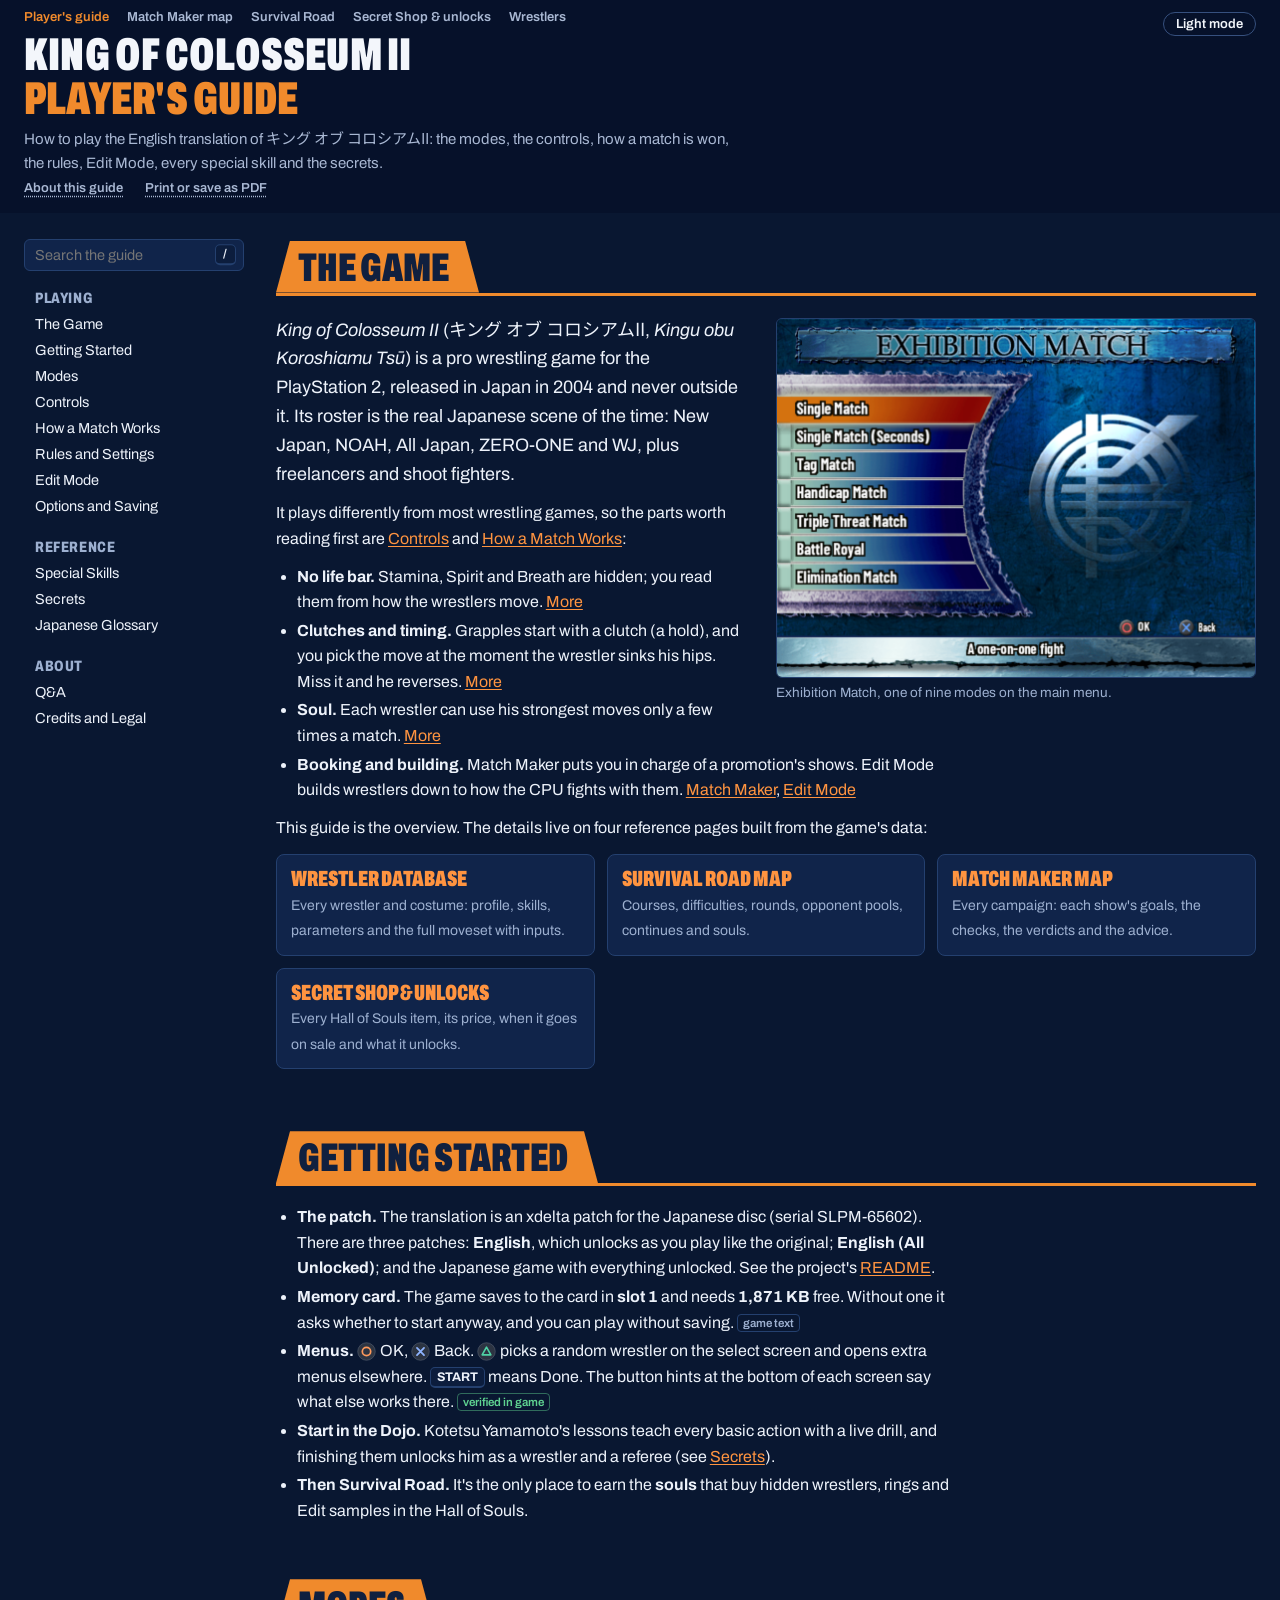
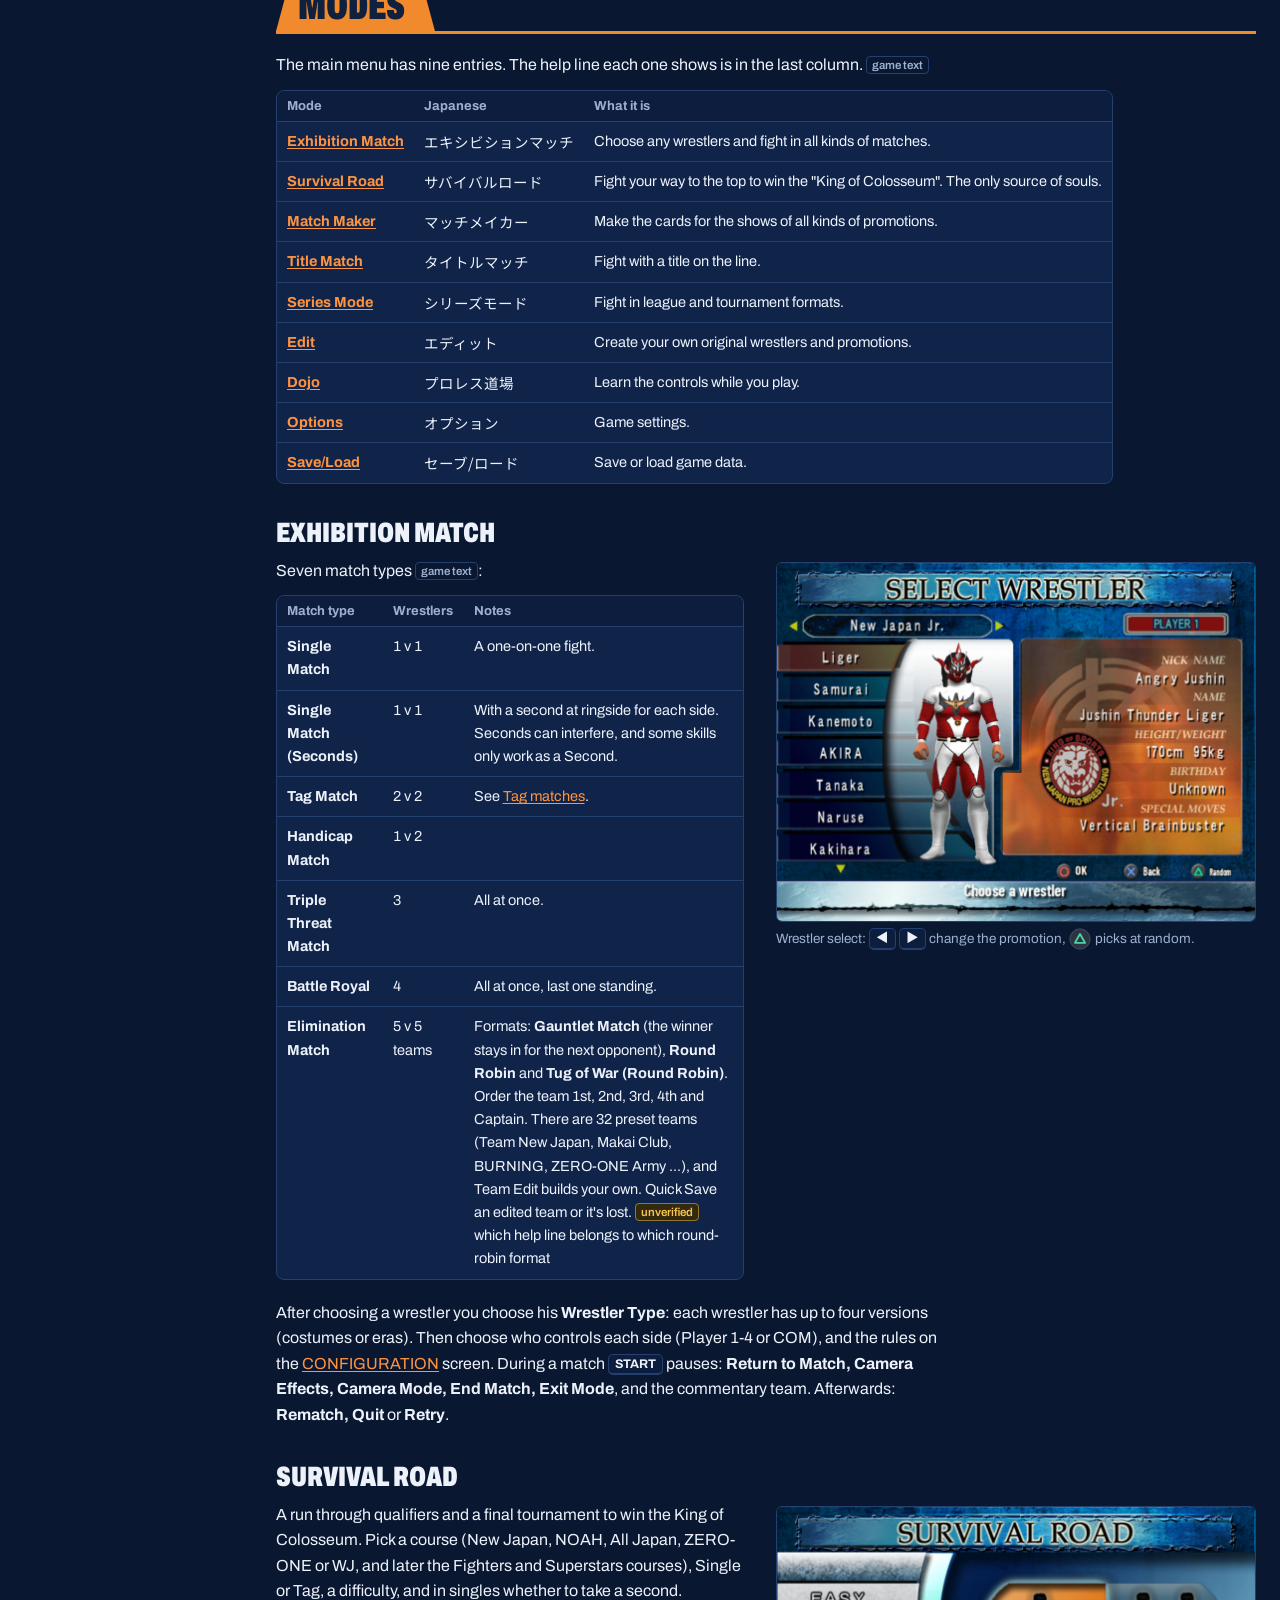
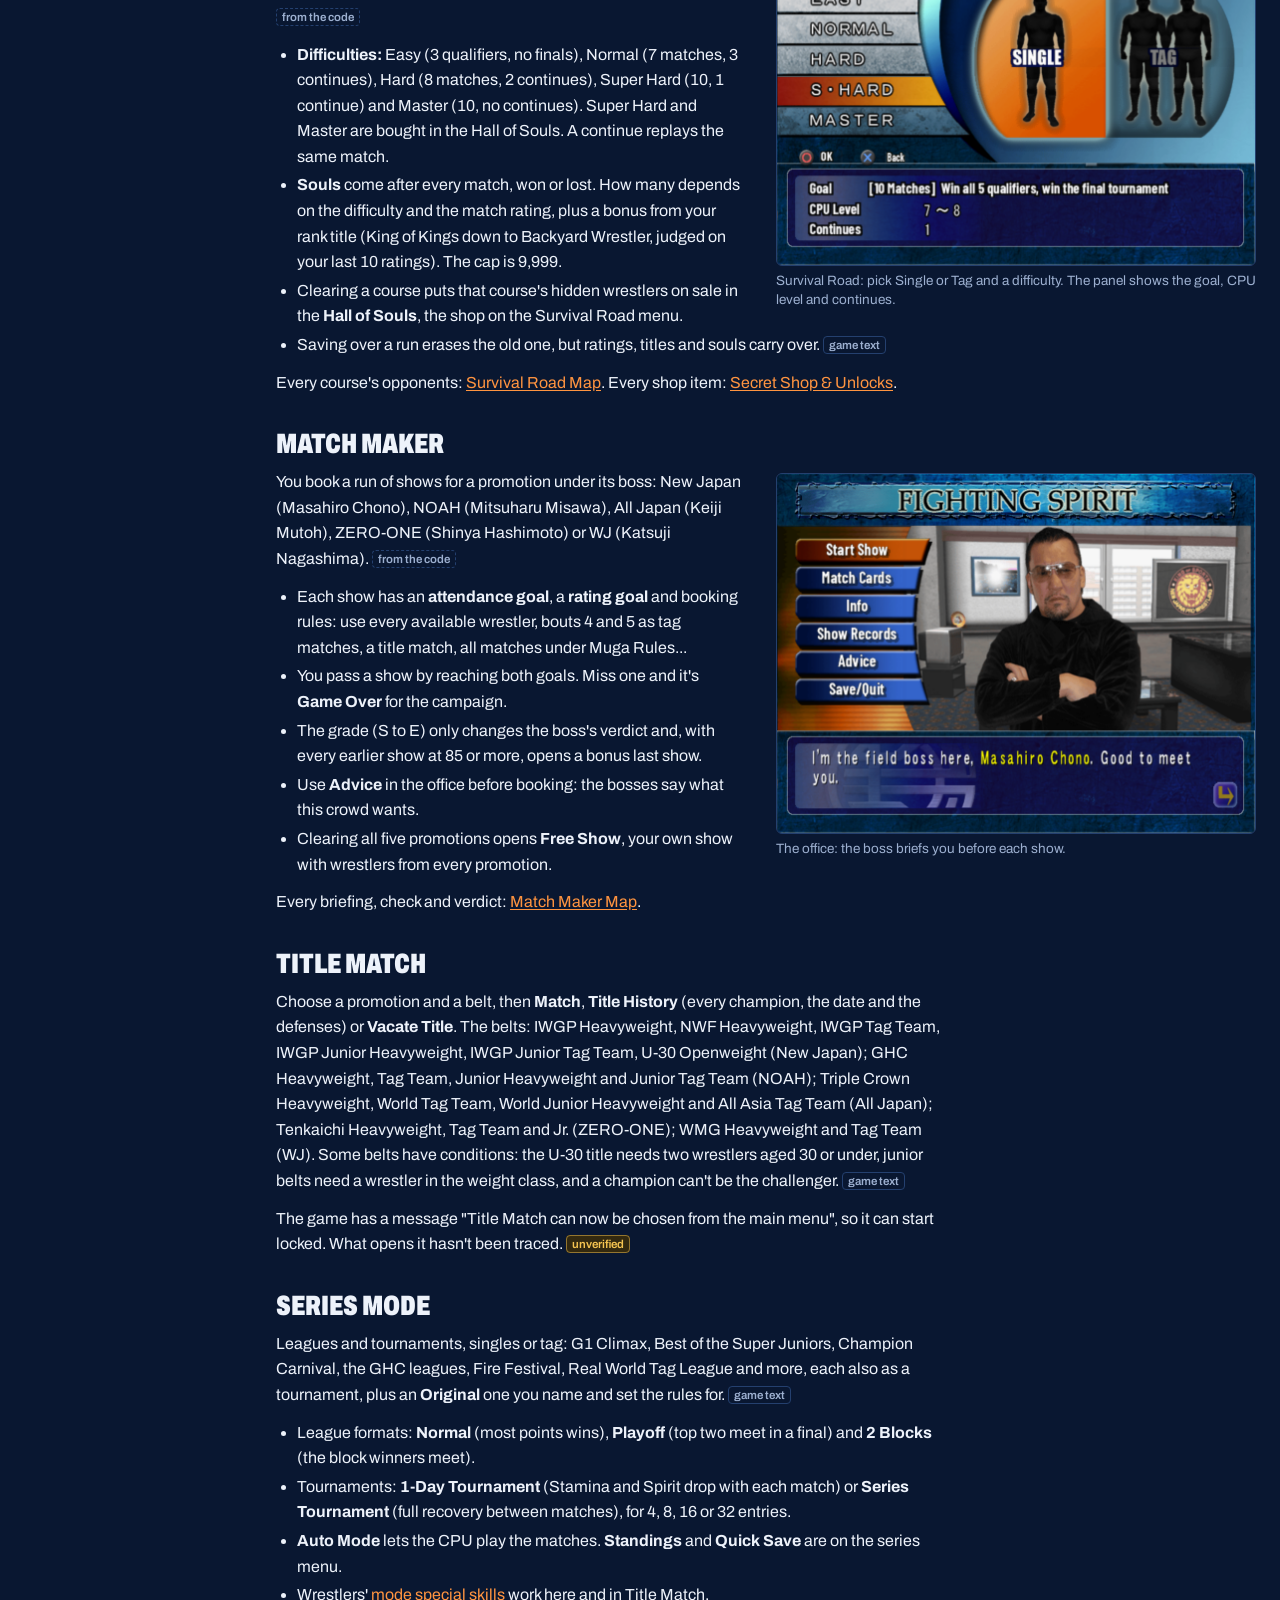
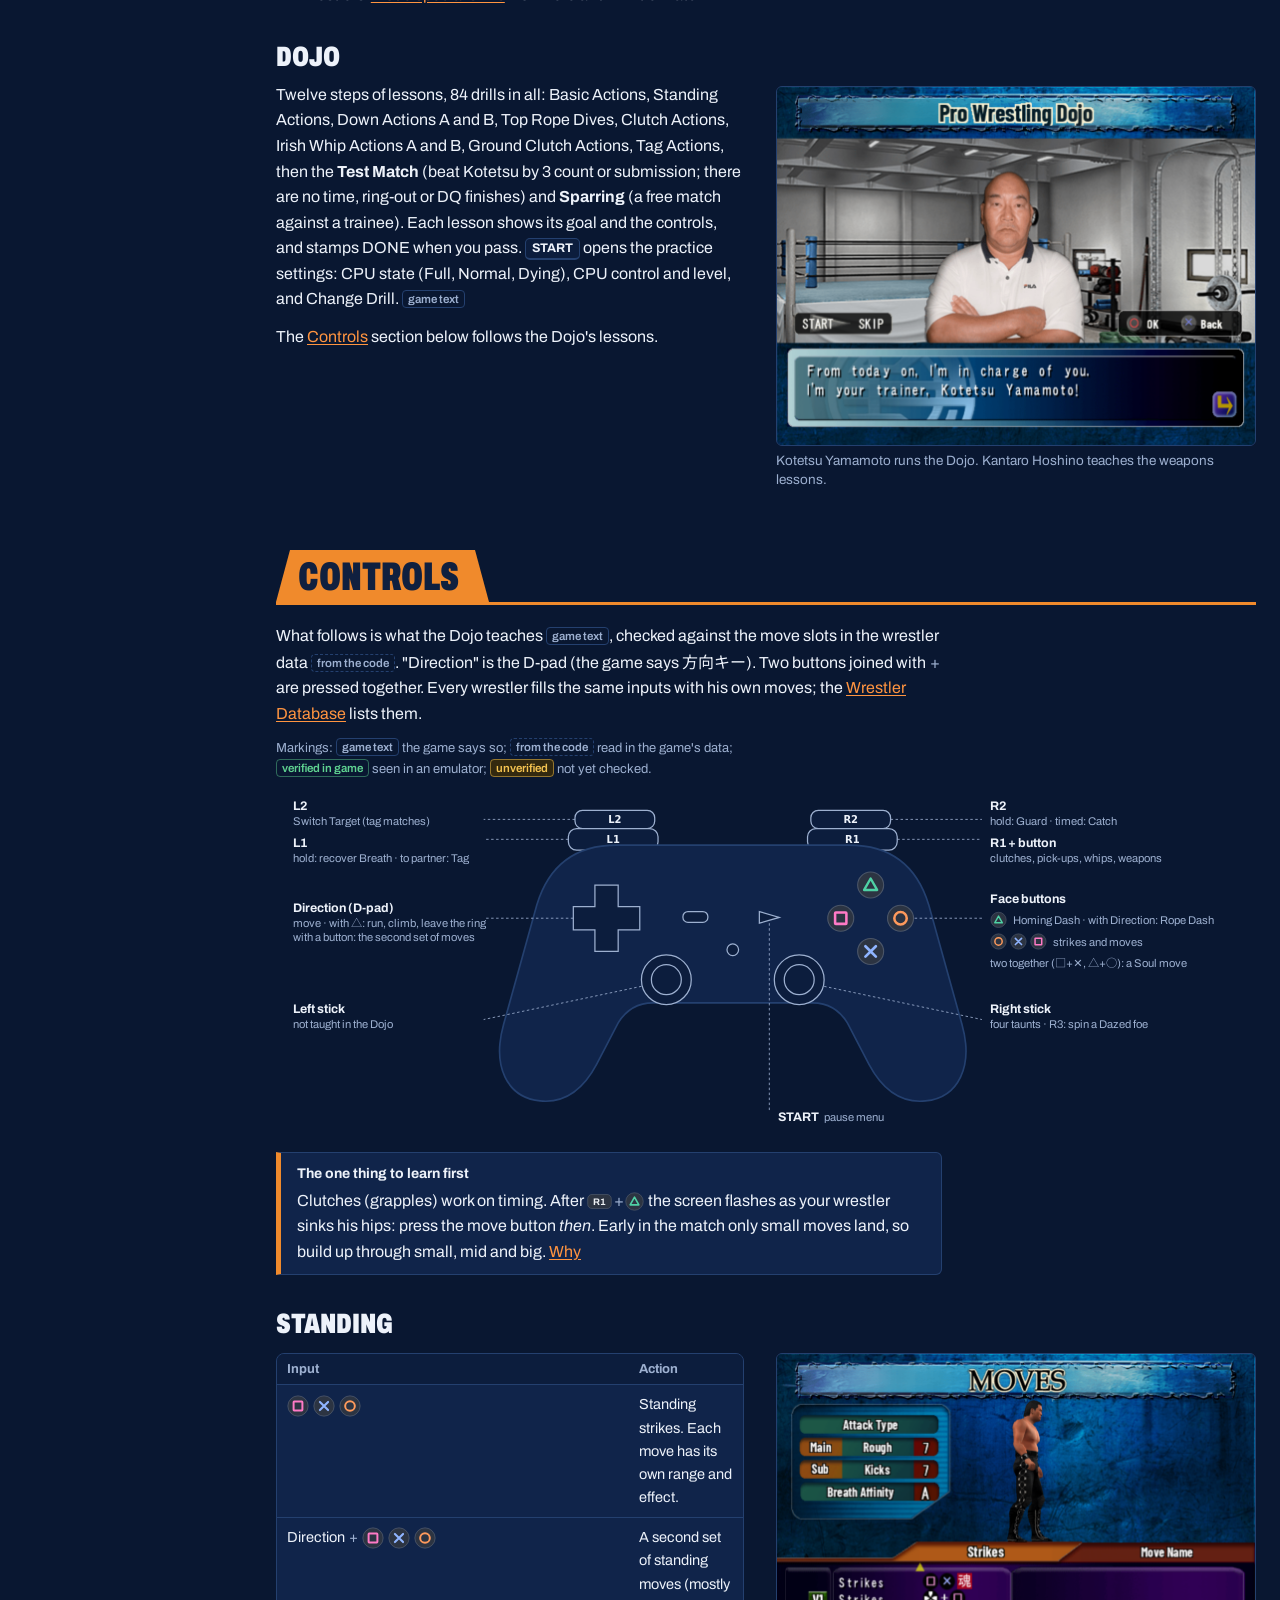
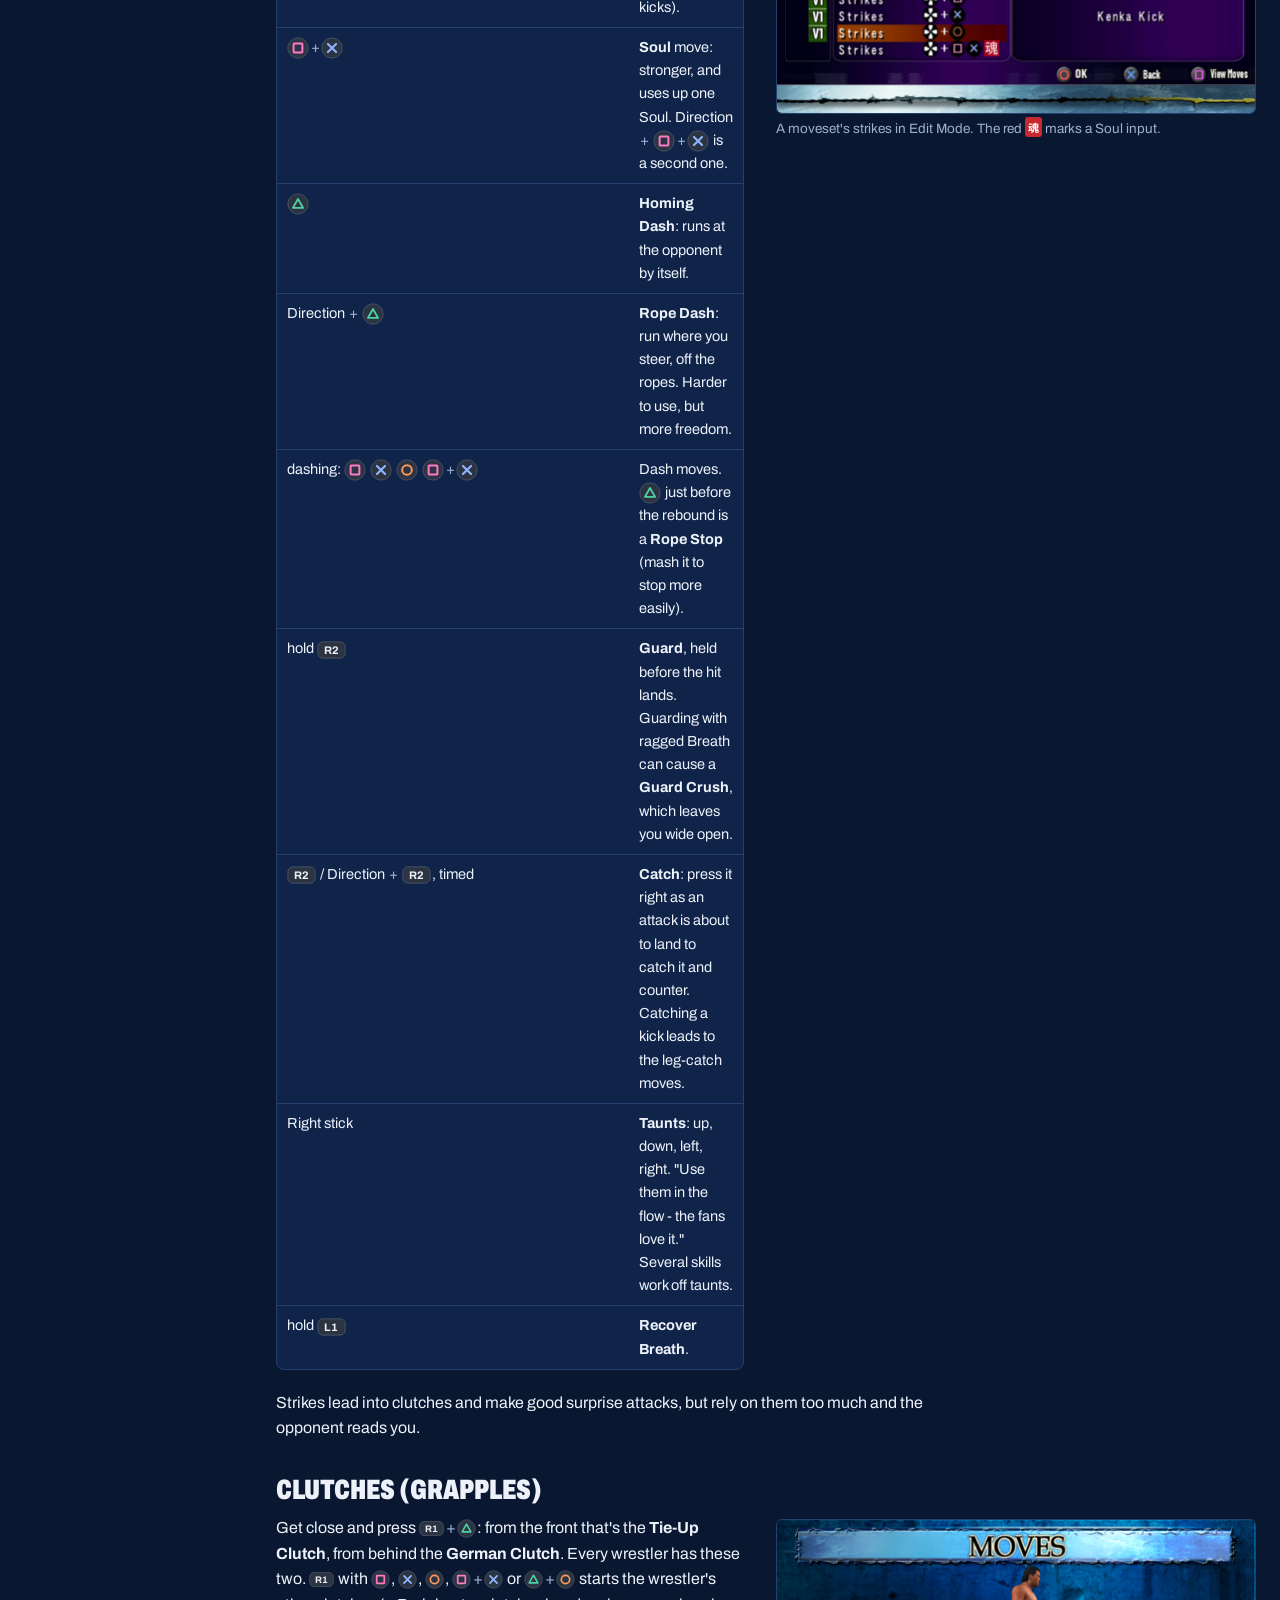
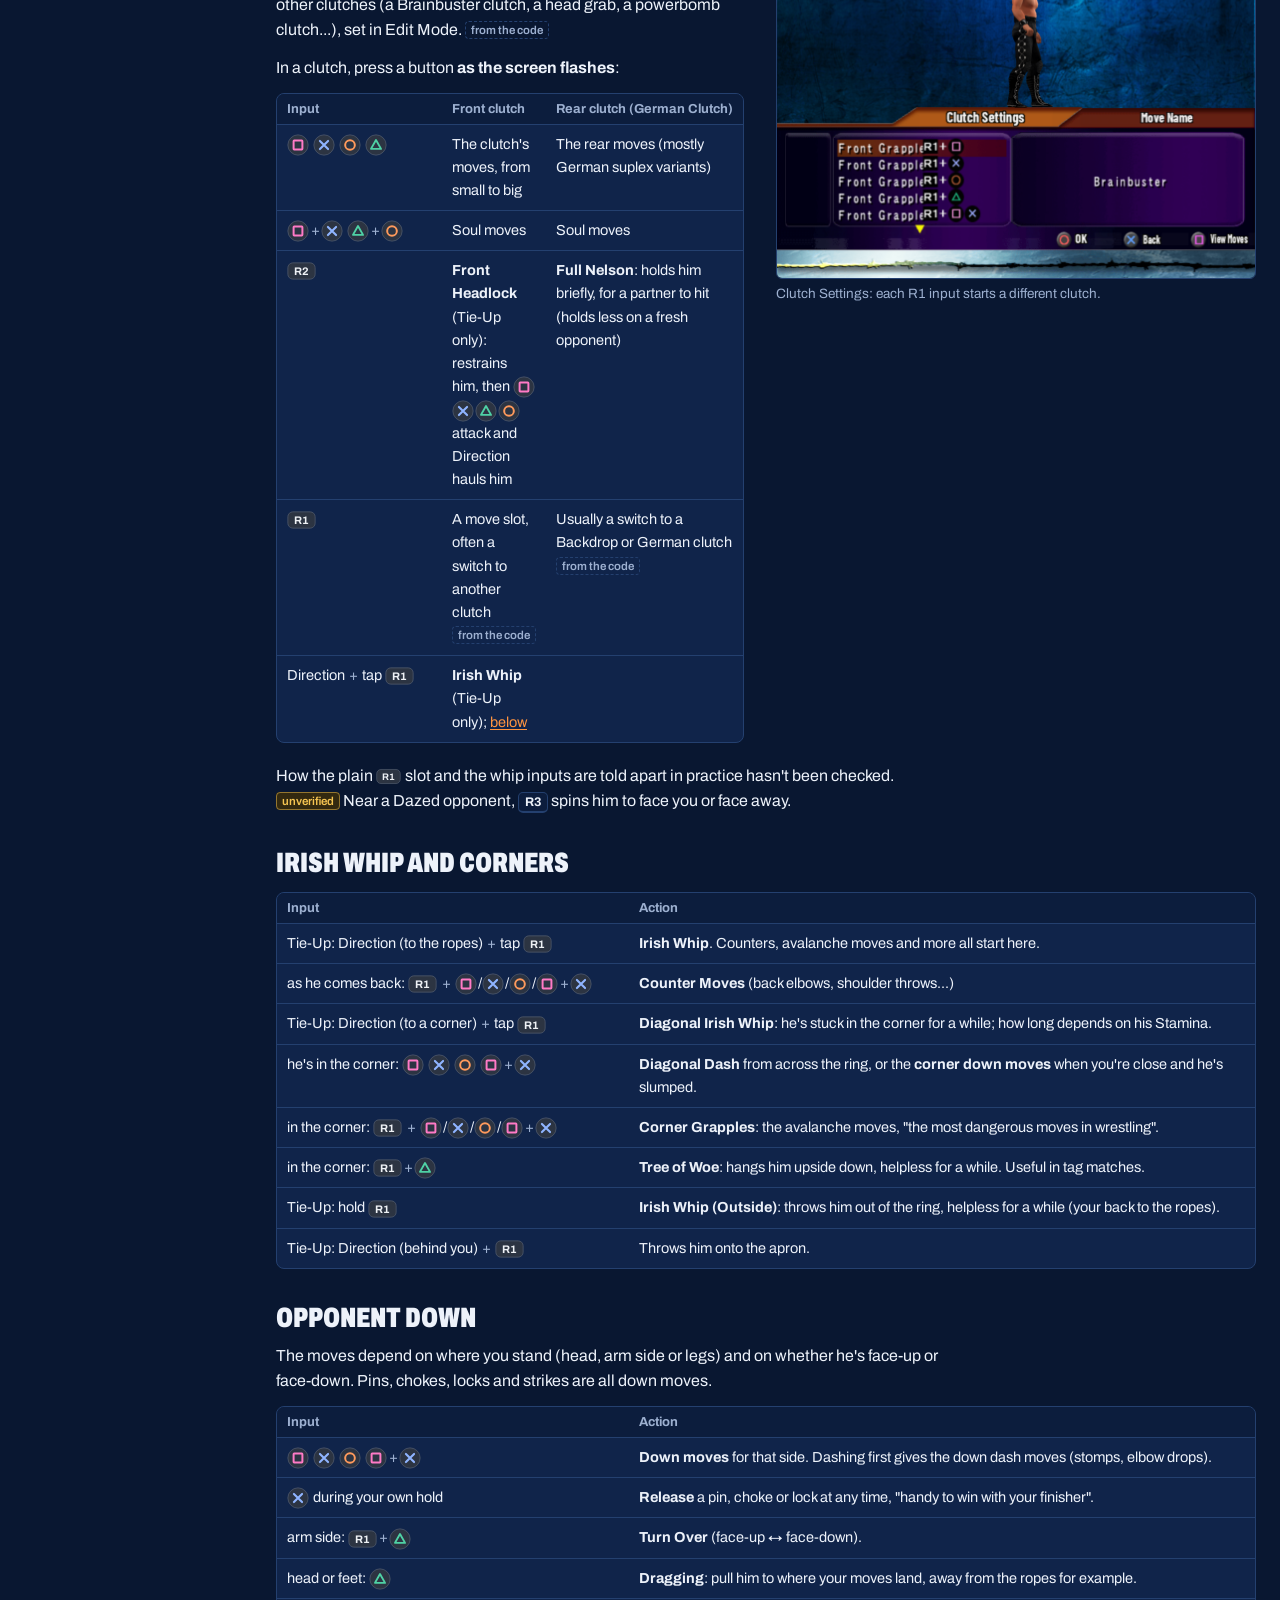
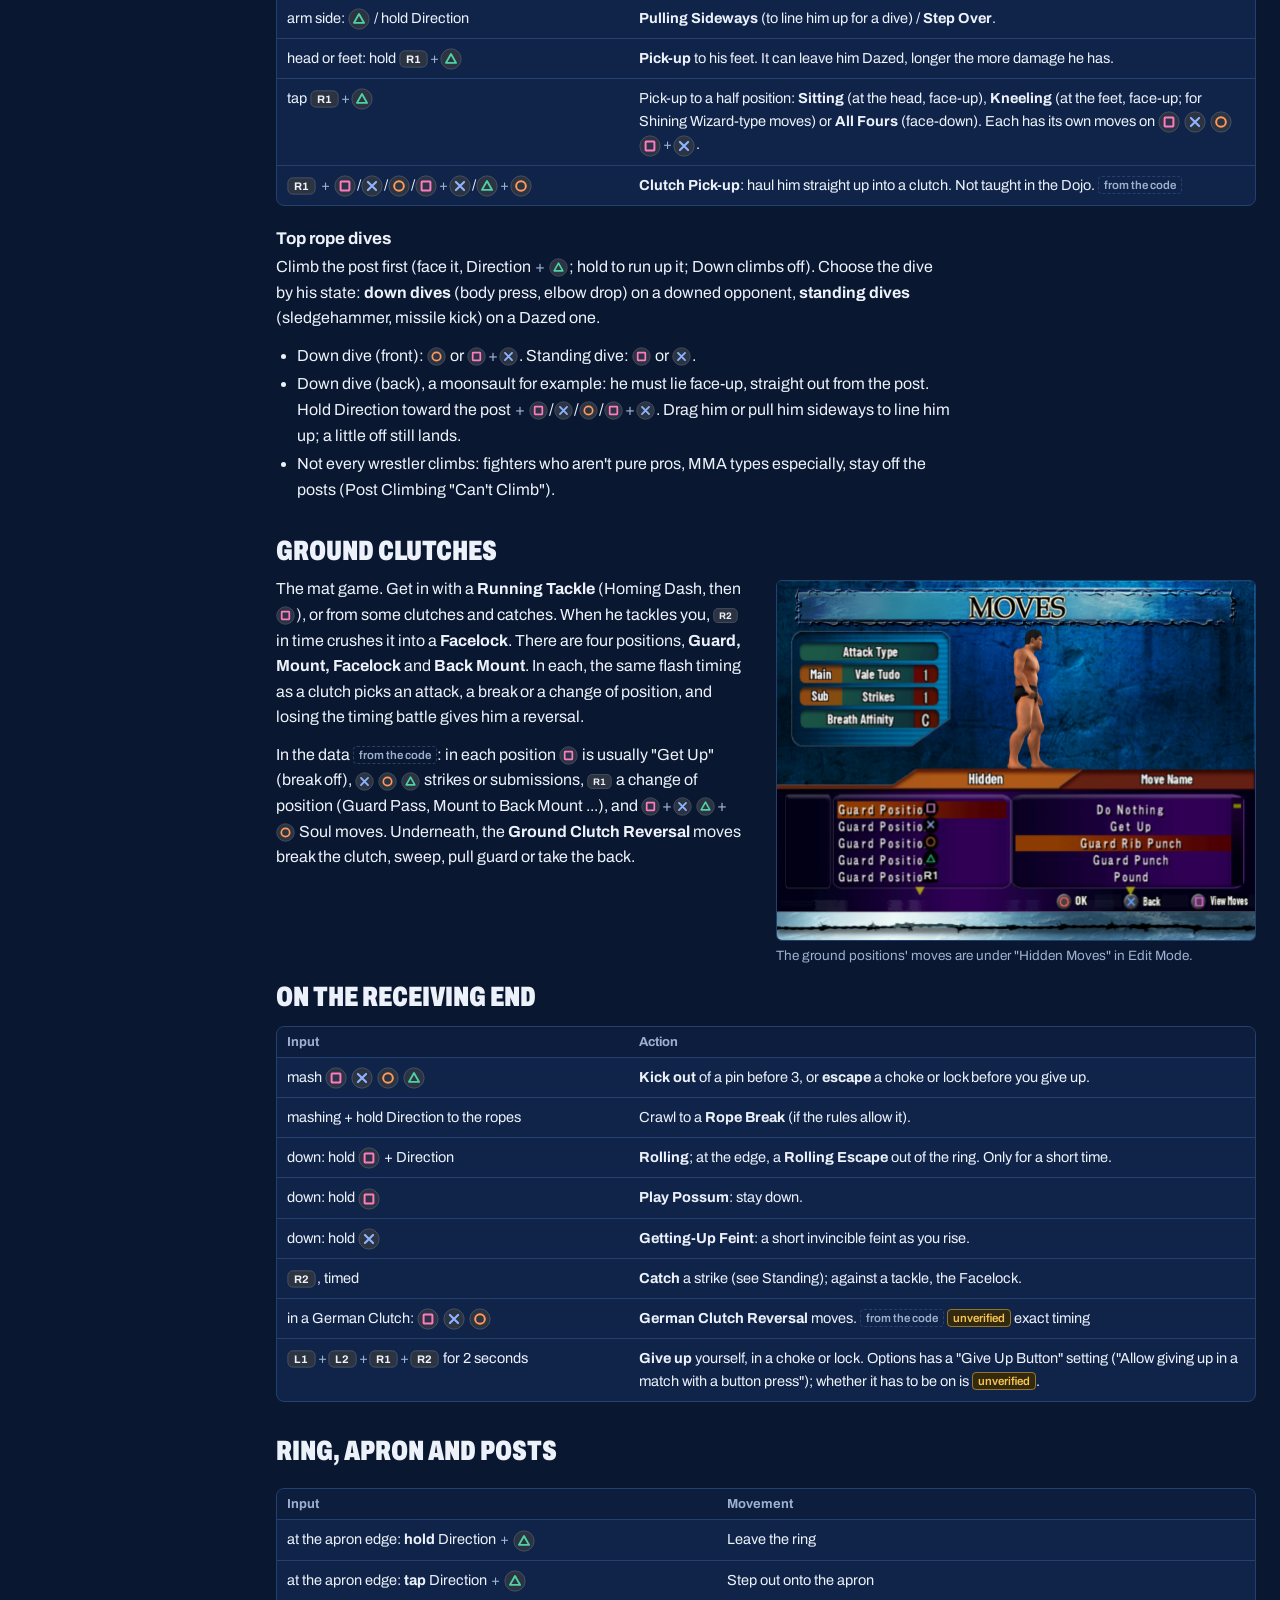
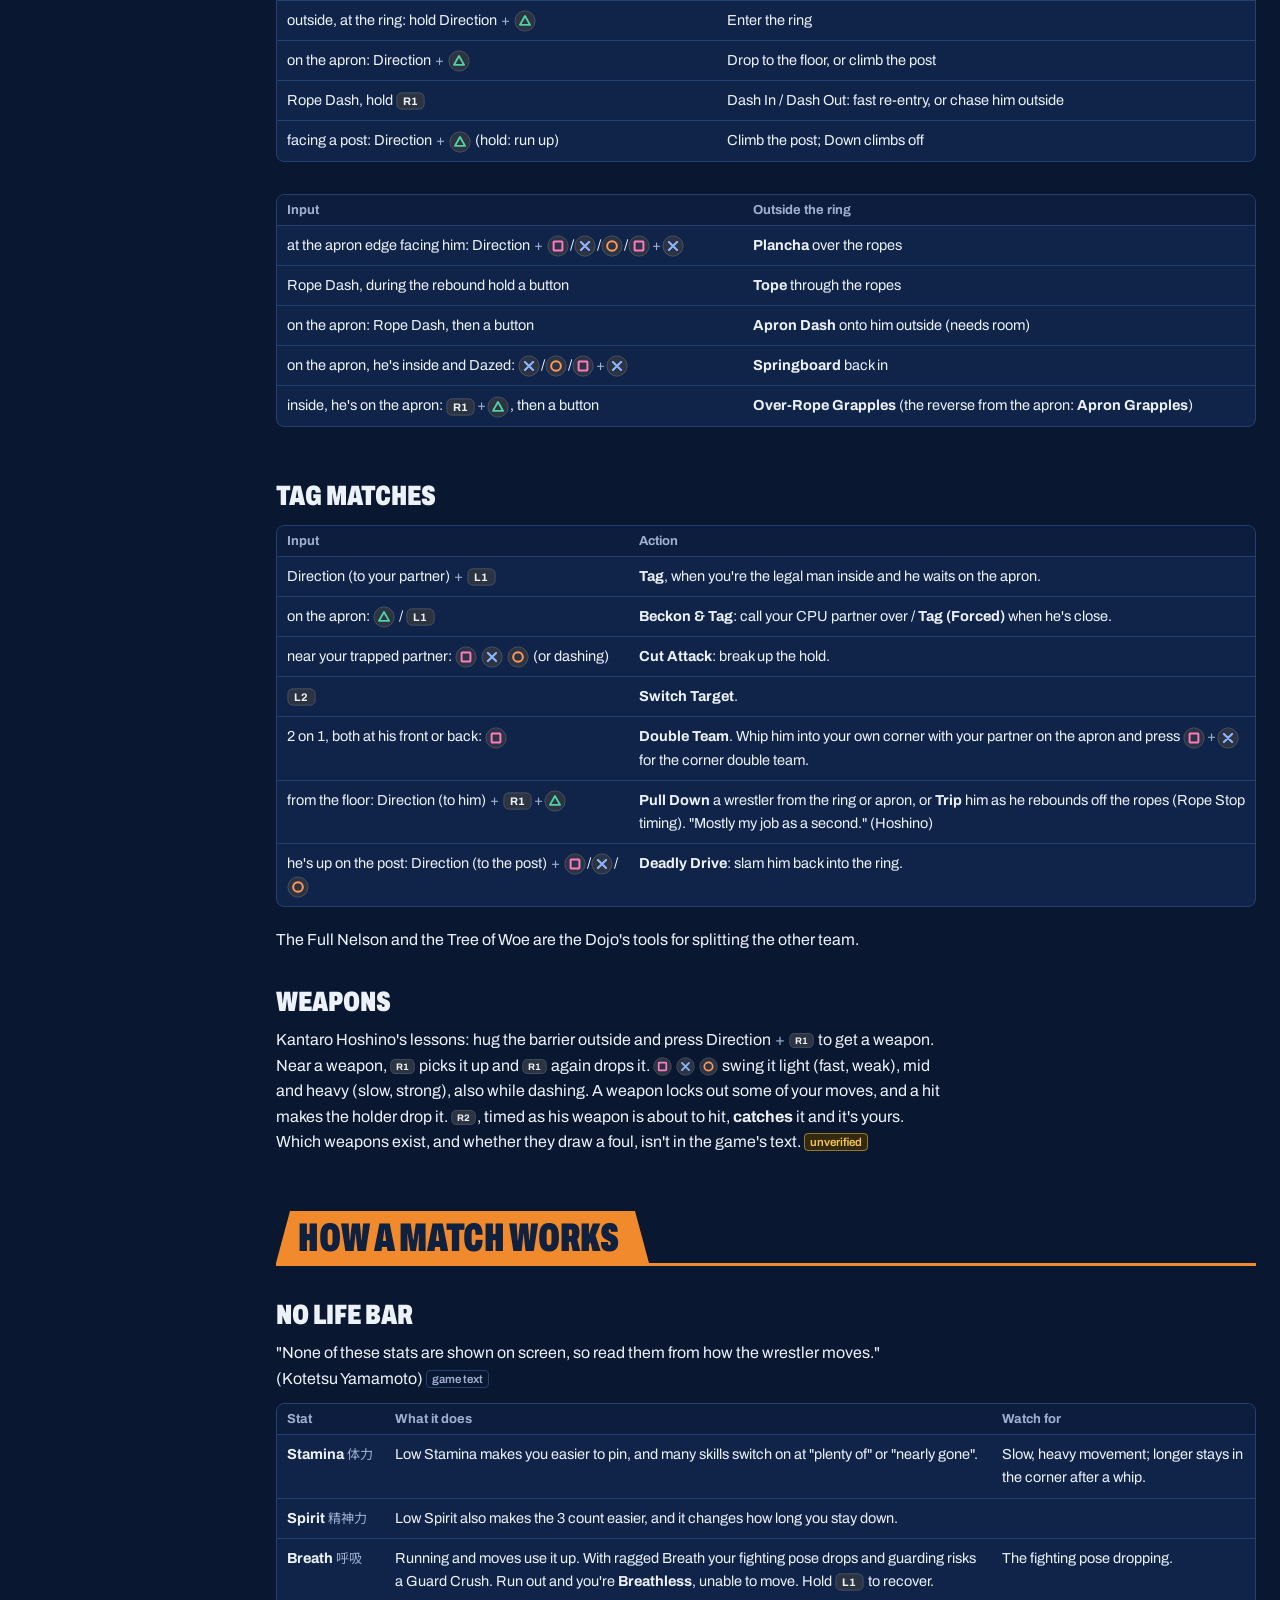
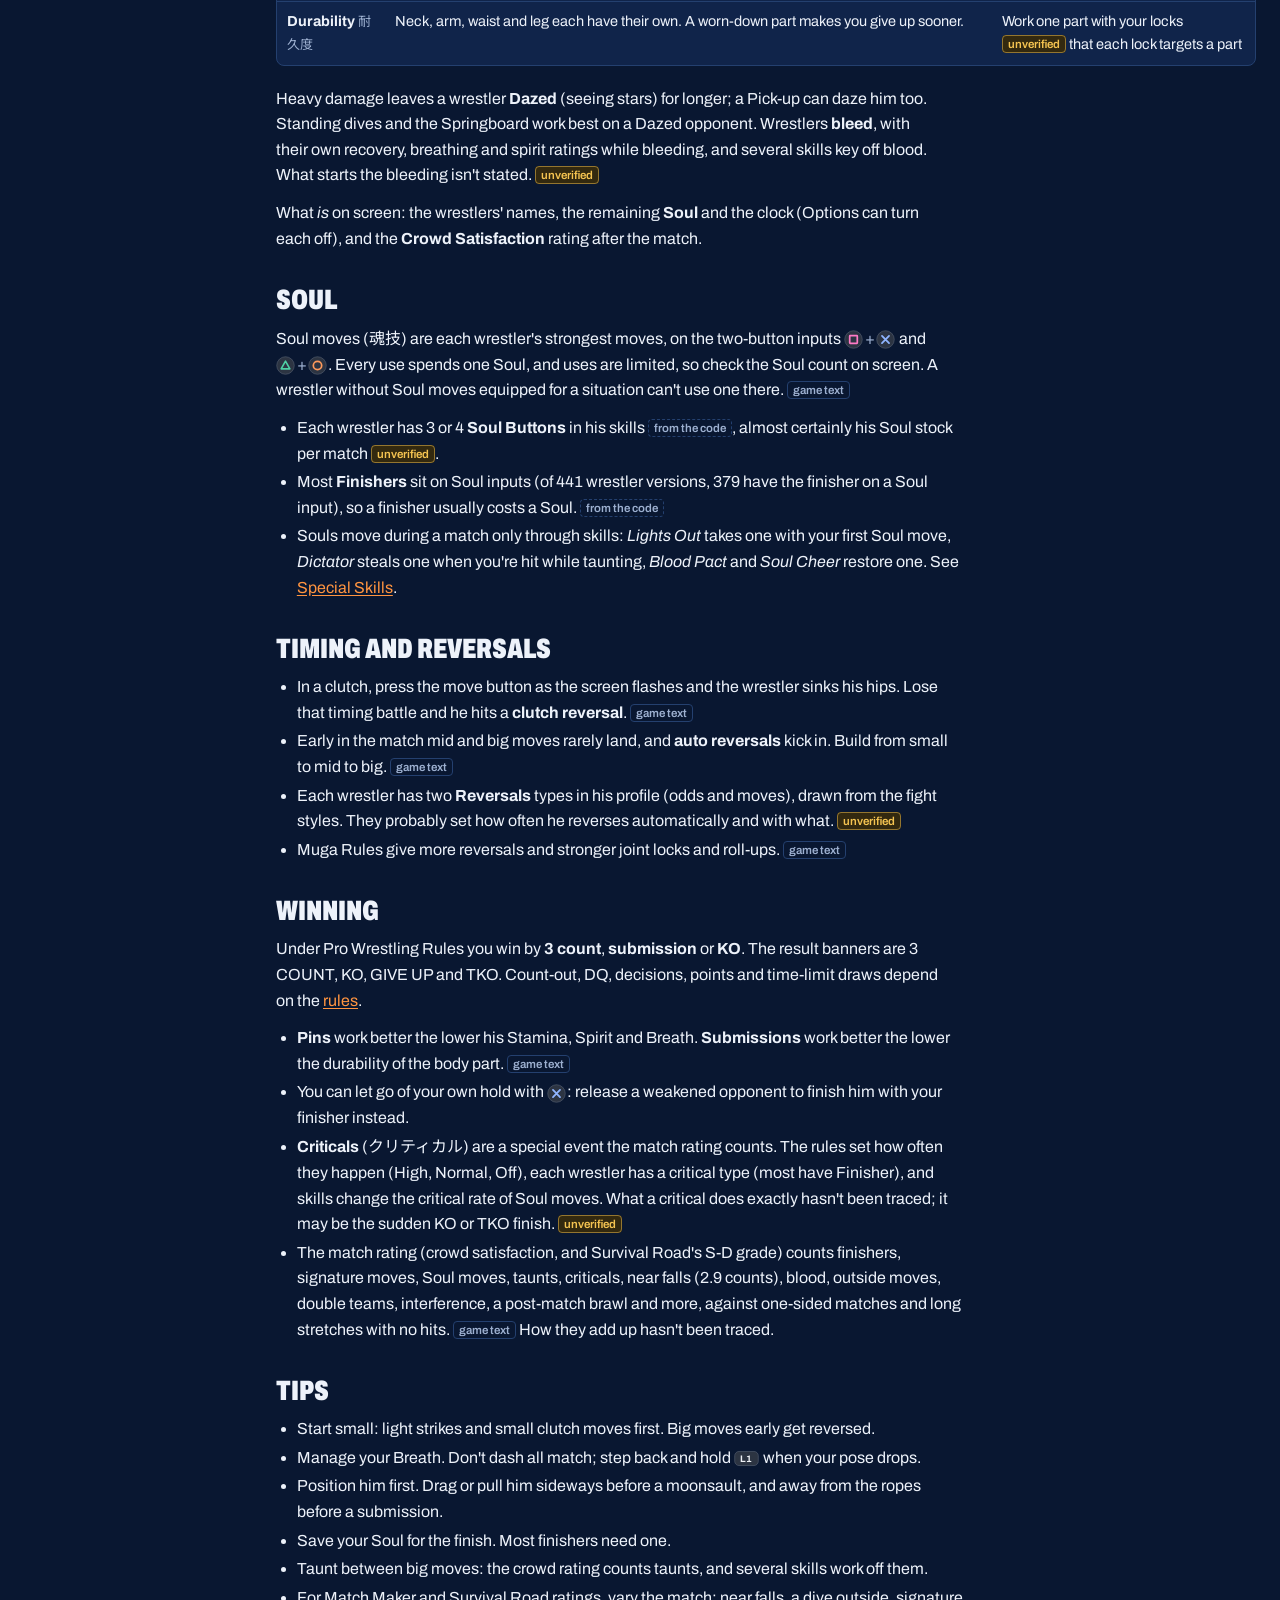
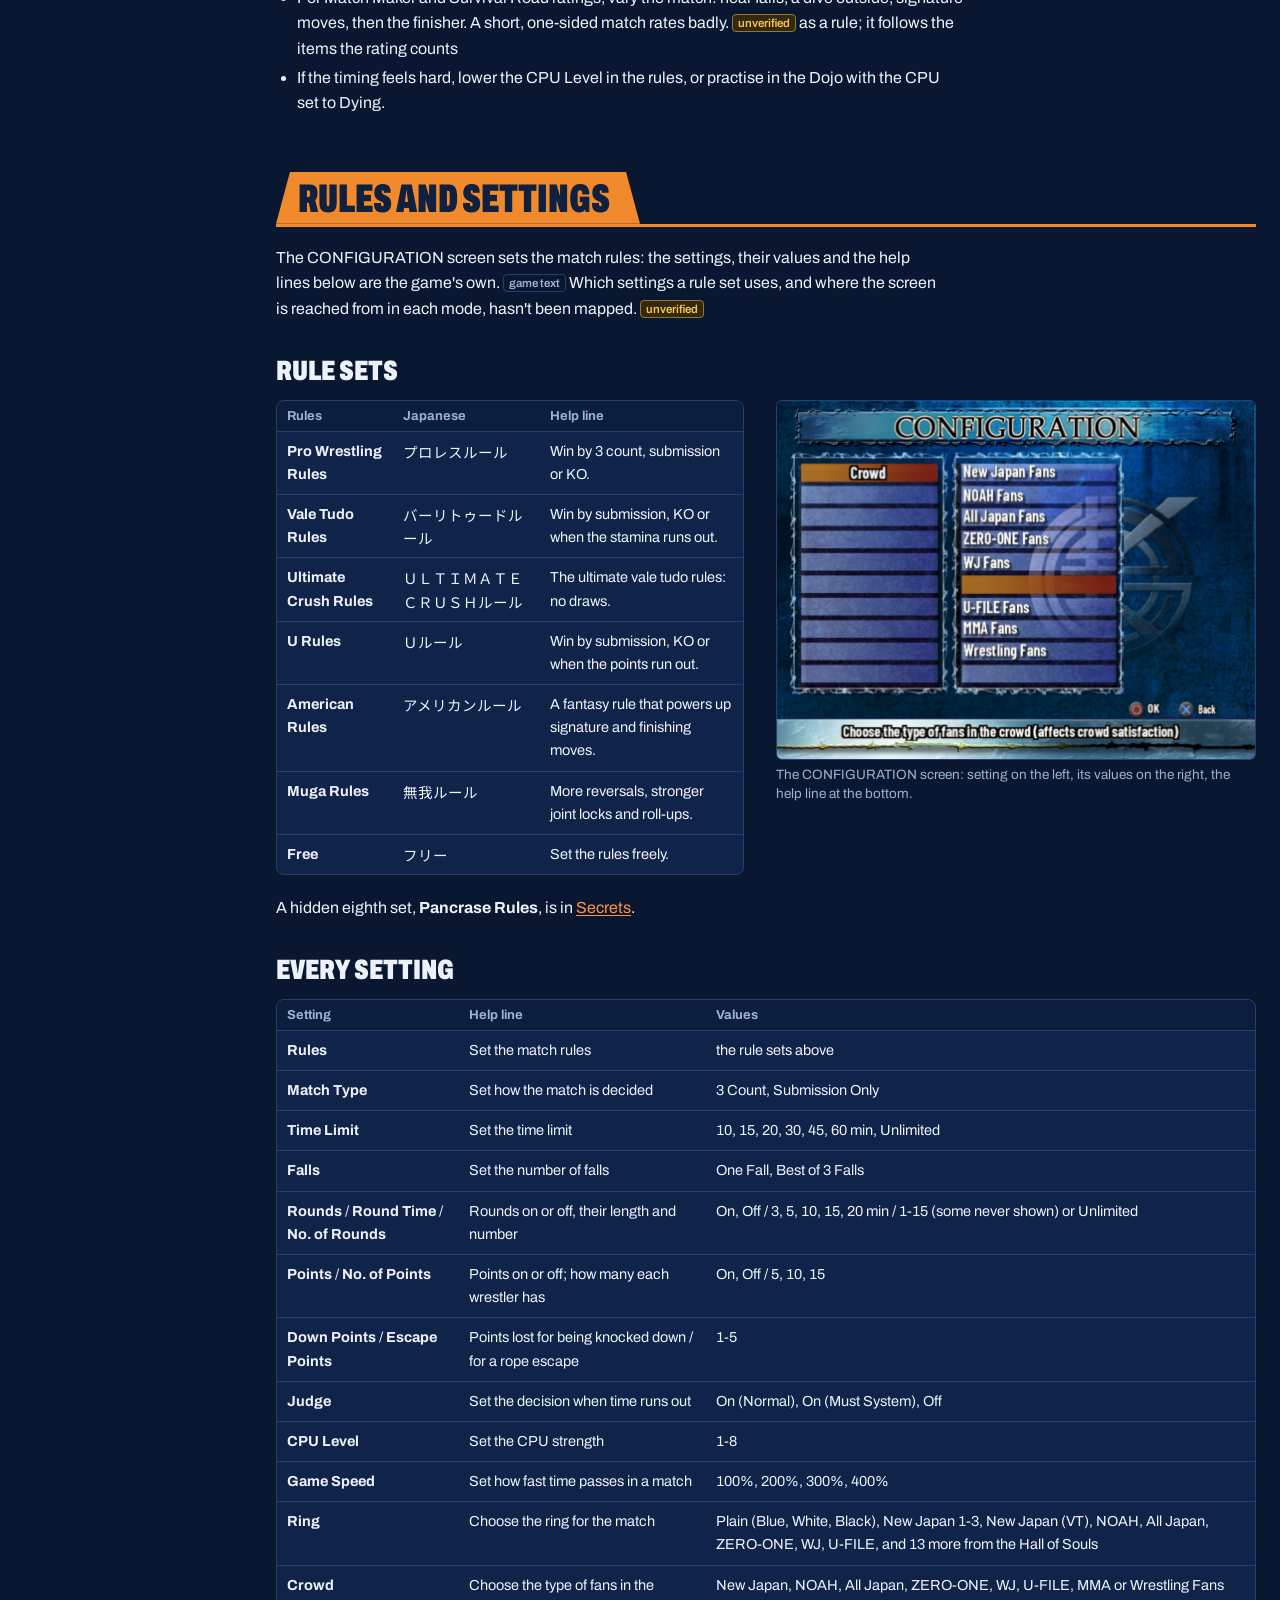
<file: docs/guide/index.html>
<!doctype html>
<html lang="en">
<meta charset="utf-8">
<meta name="viewport" content="width=device-width, initial-scale=1">
<title>King of Colosseum II Guide</title>
<meta name="description" content="A fan-made English guide to King of Colosseum II (PS2, 2004, Japan only), written with the English fan translation: modes, controls, how matches work, rules, Edit Mode, skills, secrets and a Japanese glossary.">
<link rel="preconnect" href="https://fonts.googleapis.com">
<link rel="preconnect" href="https://fonts.gstatic.com" crossorigin>
<link rel="stylesheet" href="https://fonts.googleapis.com/css2?family=Archivo:wdth,wght@62..125,400..900&family=Noto+Sans+JP:wght@400;700&display=swap">
<script>
/* Dark unless the visitor picked light (the toggle in the header). */
try { document.documentElement.dataset.theme = localStorage.getItem("kc2-theme") === "light" ? "light" : "dark"; }
catch (e) { document.documentElement.dataset.theme = "dark"; }
</script>
<style>
/* Shared by the reference pages (tools/pagekit.py): colour tokens (light/dark), header, site nav,
   tabs, chips, buttons, tables and prose. Page-specific colours (--p-*) live here too. */
:root {
  /* light: steel paper and navy ink; the accent is the game's tab orange, gold is the title belt */
  --bg: #e6ebf3; --surface: #ffffff; --sunk: #eef2f8; --ink: #0d1a33; --muted: #4d5d78; --line: #c3cfe1;
  --accent: #a84a08; --accent-soft: #fde9d8; --accent-ink: #ffffff; --good: #17734a; --bad: #b42318; --hl: #8a6100; --hl-bg: #fff2cc;
  --tab: #e8781f; --tab-ink: #10203f; --band: #0f2347; --band-ink: #f3f6fb;
  --p-njpw: #c2412d; --p-noah: #127a55; --p-ajpw: #2563b0; --p-zero1: #b06200; --p-wj: #6d45a8; --p-pancrase: #5a6573;
  --display: "Archivo", "Arial Narrow", "Helvetica Neue", sans-serif;
  --body: "Archivo", "Noto Sans JP", "Segoe UI", system-ui, sans-serif;
  --mono: var(--body);
}
@media (prefers-color-scheme: dark) { :root:not([data-theme="light"]) {
  /* dark: the game's menu blue */
  --bg: #091731; --surface: #10244a; --sunk: #0c1d3d; --ink: #edf2fa; --muted: #9db0d0; --line: #24406f;
  --accent: #ff9440; --accent-soft: #3a2614; --accent-ink: #10203f; --good: #5fd391; --bad: #ff7b72; --hl: #f5c451; --hl-bg: #33290f;
  --tab: #f08a2c; --tab-ink: #10203f; --band: #06112a; --band-ink: #f3f6fb;
  --p-njpw: #ff7f66; --p-noah: #4fd1a0; --p-ajpw: #6fb0ff; --p-zero1: #ffb347; --p-wj: #b99bff; --p-pancrase: #9db0d0;
  color-scheme: dark; } }
:root[data-theme="dark"] {
  --bg: #091731; --surface: #10244a; --sunk: #0c1d3d; --ink: #edf2fa; --muted: #9db0d0; --line: #24406f;
  --accent: #ff9440; --accent-soft: #3a2614; --accent-ink: #10203f; --good: #5fd391; --bad: #ff7b72; --hl: #f5c451; --hl-bg: #33290f;
  --tab: #f08a2c; --tab-ink: #10203f; --band: #06112a; --band-ink: #f3f6fb;
  --p-njpw: #ff7f66; --p-noah: #4fd1a0; --p-ajpw: #6fb0ff; --p-zero1: #ffb347; --p-wj: #b99bff; --p-pancrase: #9db0d0;
  color-scheme: dark; }

html, body { height: 100%; }
*, *::before, *::after { box-sizing: border-box; }
[hidden] { display: none !important; }
body { background: var(--bg); color: var(--ink); margin: 0; font: 15px/1.5 var(--body); font-variant-numeric: tabular-nums; }
:lang(ja), [lang="ja"] { font-family: "Noto Sans JP", var(--body); }
.app { display: flex; flex-direction: column; height: 100%; padding: 0 16px 16px; gap: 10px; }
/* Header: a dark band across the top, the title in heavy condensed type */
header { display: flex; flex-wrap: wrap; align-items: baseline; gap: 4px 18px; margin: 0 -16px; padding: 10px 16px 12px; background: var(--band); color: var(--band-ink); }
h1 { font: 900 34px/0.95 var(--display); font-stretch: 62%; letter-spacing: .005em; text-transform: uppercase; margin: 0; }
h1 span { color: var(--tab); }
h1 .game { color: inherit; }
.sub { color: #a9b8d3; font-size: 14px; max-width: 80ch; }
#theme { margin-left: auto; align-self: center; font: 600 13px var(--body); border: 1px solid #36507e; background: transparent; color: var(--band-ink); border-radius: 999px; padding: 4px 12px; cursor: pointer; }
/* Tabs: the game's orange slanted tab header for the open one */
nav.tabs { display: flex; gap: 2px; border-bottom: 3px solid var(--tab); flex-wrap: wrap; padding-left: 4px; }
nav.tabs button { font: 700 15px var(--body); font-stretch: 85%; background: none; border: 0; color: var(--muted); padding: 7px 20px 6px; cursor: pointer; clip-path: polygon(10px 0, calc(100% - 10px) 0, 100% 100%, 0 100%); }
nav.tabs button:hover { color: var(--ink); background: var(--sunk); }
nav.tabs button[aria-selected="true"] { color: var(--tab-ink); background: var(--tab); }
button:focus-visible, a:focus-visible, select:focus-visible, [tabindex]:focus-visible { outline: 2px solid var(--accent); outline-offset: 2px; }
.view { flex: 1; min-height: 0; }
.chip { font: 600 13px var(--body); border: 1px solid var(--line); background: var(--surface); color: var(--ink); border-radius: 999px; padding: 4px 11px 4px 9px; cursor: pointer; display: inline-flex; align-items: center; gap: 6px; }
.chip .dot { width: 9px; height: 9px; border-radius: 50%; background: var(--c); }
.chip[aria-pressed="true"] { border-color: var(--ink); box-shadow: inset 0 0 0 1px var(--ink); }
.btn { font: 600 13px var(--body); border: 1px solid var(--line); background: var(--surface); color: var(--ink); border-radius: 6px; padding: 4px 10px; cursor: pointer; }
.btn:hover { border-color: var(--ink); }
.btn[aria-pressed="true"] { border-color: var(--accent); color: var(--accent); }
a.sl { color: var(--ink); font-weight: 600; text-decoration: underline; text-decoration-color: var(--accent); text-underline-offset: 2px; cursor: pointer; }
.muted { color: var(--muted); }
.small { font-size: 13px; }
/* Tables and prose */
.wrap { max-width: 1180px; display: grid; gap: 16px; padding-bottom: 24px; }
.filters { display: flex; flex-wrap: wrap; gap: 6px; align-items: center; }
.filters select { font: 14px var(--body); padding: 4px 8px; border: 1px solid var(--line); border-radius: 6px; background: var(--surface); color: var(--ink); }
.tablebox { overflow-x: auto; border: 1px solid var(--line); border-radius: 8px; background: var(--surface); }
table { border-collapse: collapse; width: 100%; font-size: 14px; }
th, td { text-align: left; vertical-align: top; padding: 8px 10px; border-bottom: 1px solid var(--line); }
th { font: 700 13px var(--body); color: var(--muted); position: sticky; top: 0; background: var(--surface); }
td.n { font-variant-numeric: tabular-nums; white-space: nowrap; text-align: right; }
tr.first td { border-top: 2px solid var(--line); }
.prose { max-width: 72ch; display: grid; gap: 10px; }
.prose h2 { font: 900 26px/1 var(--display); font-stretch: 62%; text-transform: uppercase; margin: 14px 0 2px; justify-self: start; background: var(--tab); color: var(--tab-ink); padding: 6px 24px 4px 18px; clip-path: polygon(10px 0, calc(100% - 10px) 0, 100% 100%, 0 100%); }
.prose p, .prose li { margin: 0; }
.prose ol, .prose ul { margin: 0; padding-left: 22px; display: grid; gap: 4px; }
.prose table { font-size: 14px; }
.k { font: 600 13px ui-monospace, Menlo, monospace; background: var(--sunk); border: 1px solid var(--line); border-radius: 4px; padding: 0 4px; }
nav.site { display: flex; flex-wrap: wrap; gap: 4px 18px; font: 600 13px var(--body); width: 100%; order: -1; padding-bottom: 6px; }
nav.site a { color: #a9b8d3; text-decoration: none; }
nav.site a:hover { color: var(--band-ink); }
nav.site a[aria-current="page"] { color: var(--tab); }
.note { border-left: 3px solid var(--line); padding: 2px 0 2px 12px; color: var(--muted); font-size: 13.5px; }
@media (max-width: 900px) { .app { height: auto; min-height: 100%; } }
a.wl { color: inherit; text-decoration: underline dotted; text-decoration-color: var(--muted); text-underline-offset: 3px; }
a.wl:hover { text-decoration-style: solid; text-decoration-color: var(--accent); }
/* Controller button icons (tools/pagekit.py BUTTONS_JS and button()): the game's dark discs with
   coloured symbols */
:root { --b-disc: #20252e; --b-ring: #20252e; --b-sq: #ff7ac6; --b-x: #8fb4ff; --b-o: #ff9a5c; --b-tri: #4fd1a5; --b-pad: #eef1f5; }
:root[data-theme="dark"] { --b-disc: #2c3442; --b-ring: #4a5568; }
@media (prefers-color-scheme: dark) { :root:not([data-theme="light"]) { --b-disc: #2c3442; --b-ring: #4a5568; } }
svg.bi { width: 20px; height: 20px; vertical-align: middle; margin-right: 1px; }
svg.bi.wide { width: 26px; }
svg.bi text { font: 700 10px var(--body); fill: var(--b-pad); }
.bplus { font: 700 12px/18px var(--body); color: var(--muted); margin: 0 1px; vertical-align: middle; }
.b { white-space: nowrap; }
.vh { position: absolute; width: 1px; height: 1px; overflow: hidden; clip-path: inset(50%); white-space: nowrap; }
/* Fact markings: game text, from the code (dashed), verified in game (green), unverified (gold) */
.m { font: 600 11.5px/1 var(--body); font-style: normal; color: var(--muted); border: 1px solid var(--line); border-radius: 4px; padding: 2px 5px; white-space: nowrap; vertical-align: 1px; }
.m.c { border-style: dashed; }
.m.v { color: var(--good); border-color: color-mix(in srgb, var(--good) 45%, transparent); }
.m.u { color: var(--hl); border-color: color-mix(in srgb, var(--hl) 50%, transparent); background: var(--hl-bg); }

/* The player's guide (tools/guidepage.py). The page scrolls as a document: the site header, then
   a sticky Contents sidebar beside the text. Colours are the shared tokens (pages_common.css);
   the PS2 face-button colours and the fact markings are below. */
:root {
  --shot-w: 480px;   /* screenshots: the 960 x 720 captures at exactly half size */
}
html, body { height: auto; }
html { scroll-behavior: smooth; scroll-padding-top: 16px; }
@media (prefers-reduced-motion: reduce) { html { scroll-behavior: auto; } }
body { font-size: 16px; line-height: 1.6; }
a { color: var(--accent); text-underline-offset: 2px; }
.top { padding: 0 16px; }
/* the header lines up with the content column (the 1640px box below) */
.top header { margin: 0 -16px; padding: 10px max(24px, calc((100vw - 1640px) / 2 + 24px)) 16px; position: relative; }
.top h1 { font-size: clamp(40px, 3.6vw, 64px); flex-basis: 100%; }
.top h1 span { display: block; color: var(--tab); }
.top .sub { color: #a9b8d3; font-size: 15px; flex-basis: 100%; order: 1; }
.top #theme { position: absolute; top: 12px; right: max(24px, calc((100vw - 1640px) / 2 + 24px)); }
.hero-tools { display: flex; flex-wrap: wrap; gap: 4px 22px; width: 100%; order: 2; }
.hero-tools button { font: 600 13px var(--body); background: none; border: 0; padding: 2px 0; color: #a9b8d3; cursor: pointer; text-decoration: underline dotted; text-underline-offset: 4px; }
.hero-tools button:hover, .hero-tools button[aria-expanded="true"] { color: var(--band-ink); }

/* Layout */
.wrap.guide { max-width: 1640px; margin: 0 auto; padding: 0 24px; display: grid; grid-template-columns: minmax(0, 1fr); gap: 0 32px; }
@media (min-width: 960px) { .wrap.guide { grid-template-columns: 220px minmax(0, 1fr); } }
main { min-width: 0; padding: 28px 0 96px; }

/* Contents */
.toc { font-size: 14.5px; line-height: 1.45; }
.toc summary { cursor: pointer; font-weight: 700; padding: 14px 0; list-style: none; display: flex; justify-content: space-between; border-bottom: 1px solid var(--line); }
.toc summary::-webkit-details-marker { display: none; }
.toc summary::after { content: "+"; font-size: 22px; line-height: 1; color: var(--muted); }
.toc[open] summary::after { content: "–"; }
.toc ol { list-style: none; margin: 0; padding: 0; }
.toc ol ol { padding: 0 0 6px 12px; font-size: 13.5px; }
.toc-group { font: 800 15px/1 var(--display); font-stretch: 75%; text-transform: uppercase; letter-spacing: .04em; color: var(--muted); margin: 20px 0 6px 11px; }
.toc a { display: block; color: var(--ink); text-decoration: none; padding: 2.5px 8px; border-left: 3px solid transparent; }
.toc ol ol a { color: var(--muted); }
.toc a:hover { color: var(--accent); }
.toc a[aria-current="true"] { border-left-color: var(--tab); font-weight: 700; background: var(--sunk); color: var(--ink); }
@media (min-width: 960px) {
  .toc ol ol { display: none; }
  .toc li.open > ol, .toc li:focus-within > ol { display: block; }
  .toc { position: sticky; top: 0; align-self: start; max-height: 100vh; overflow: auto; padding: 22px 0; overscroll-behavior: contain; }
  .toc summary { display: none; }
}

/* Text */
main section { padding-top: 44px; }
main > section:first-child { border-top: 0; margin-top: 0; padding-top: 0; }
/* section titles are the game's orange slanted menu tab, on a rule like its tab bar */
main h2 { font: 900 40px/1 var(--display); font-stretch: 62%; text-transform: uppercase; margin: 0 0 18px; display: flex; align-items: center; gap: 10px; border-bottom: 3px solid var(--tab); }
main h2 .tabt { background: var(--tab); color: var(--tab-ink); padding: 7px 30px 5px 22px; clip-path: polygon(14px 0, calc(100% - 14px) 0, 100% 100%, 0 100%); }
main h3 { font: 900 28px/1.1 var(--display); font-stretch: 70%; text-transform: uppercase; margin: 34px 0 8px; }
main h4 { font: 700 17px/1.3 var(--body); margin: 22px 0 4px; }
main p, main li, main dl { max-width: 74ch; }
main p { margin: 0 0 12px; }
main ul, main ol { padding-left: 1.3em; margin: 0 0 12px; }
main li { margin: 3px 0; }
.lede { font-size: 18px; max-width: 70ch; }
.callout { background: var(--surface); border: 1px solid var(--line); border-left: 5px solid var(--tab); padding: 10px 16px; margin: 16px 0; border-radius: 0 6px 6px 0; max-width: 74ch; }
.callout.warn { border-left-color: var(--bad); }
.callout b.label { display: block; font-size: 14px; margin-bottom: 2px; }
.callout p { margin: 0; }
.cards3 { display: grid; grid-template-columns: repeat(auto-fill, minmax(260px, 1fr)); gap: 12px; margin: 14px 0 18px; }
.cards3 a { display: block; background: var(--surface); border: 1px solid var(--line); border-radius: 8px; padding: 12px 14px; text-decoration: none; color: var(--ink); }
.cards3 a:hover { border-color: var(--tab); }
.cards3 b { display: block; font: 900 22px/1.1 var(--display); font-stretch: 62%; text-transform: uppercase; color: var(--accent); }
.cards3 span { font-size: 14px; color: var(--muted); }

/* Fact markings */
/* (the fact markings .m are in pages_common.css) */

/* Buttons: PS2 face buttons as round chips in their own colours, the rest as keys */
kbd { font: 700 12.5px/1 var(--body); display: inline-block; vertical-align: middle; min-width: 1.7em; padding: 3px 6px; text-align: center; border-radius: 5px; background: var(--sunk); color: var(--ink); border: 1px solid var(--line); border-bottom-width: 2px; white-space: nowrap; }
/* Button icons are the shared ones (pages_common.css, tools/pagekit.py), a little larger here */
main svg.bi { width: 22px; height: 22px; }
main svg.bi.wide { width: 29px; }
main p svg.bi, main li svg.bi, .callout svg.bi { width: 19px; height: 19px; }
main p svg.bi.wide, main li svg.bi.wide, .callout svg.bi.wide { width: 25px; }
.plus { color: var(--muted); margin: 0 1px; }
.soul { font: 700 11px/1 "Noto Sans JP", sans-serif; color: #fff; background: #c8282e; border-radius: 3px; padding: 2px 3px; vertical-align: 1px; }

/* Tables */
.tablewrap { overflow-x: auto; margin: 12px 0 20px; border: 1px solid var(--line); border-radius: 8px; background: var(--surface); }
main table { font-size: 14.5px; }
main th { position: static; background: var(--sunk); white-space: nowrap; }
main tr:last-child td { border-bottom: 0; }
td.in { white-space: nowrap; width: 1%; }
#controls td.in { width: 22rem; white-space: normal; }
#controls .tablewrap { max-width: 1100px; }
#controls .tables2 .tablewrap { max-width: none; }
#controls .tables2 td.in { width: auto; }
td .jp, .jp { color: var(--muted); font-size: .9em; }
.tablewrap.fit { width: fit-content; max-width: 100%; }
.tables2 { display: grid; grid-template-columns: repeat(auto-fit, minmax(520px, 1fr)); gap: 0 24px; }
.tables2 h4 { margin-top: 10px; }
.filterbar { display: flex; flex-wrap: wrap; gap: 8px; align-items: center; margin: 12px 0 4px; }
.filterbar input { font: 14px var(--body); padding: 6px 10px; border: 1px solid var(--line); border-radius: 6px; background: var(--surface); color: var(--ink); width: 260px; }
.filterbar .count { font-size: 13px; color: var(--muted); }
.skill-name { font-weight: 700; white-space: nowrap; }
.gloss .jt { font: 700 15px "Noto Sans JP", sans-serif; white-space: nowrap; }
.gloss .r { display: block; font-size: 12.5px; color: var(--muted); }
tr.grp td { background: var(--sunk); font: 900 17px/1 var(--display); font-stretch: 62%; text-transform: uppercase; color: var(--muted); padding: 7px 10px; }

/* Special skills: a grid of compact cards; a combination's parts are links to those skills */
.skgrid { display: grid; grid-template-columns: repeat(auto-fill, minmax(300px, 1fr)); gap: 8px; margin: 10px 0 20px; }
.skc { background: var(--surface); border: 1px solid var(--line); border-left: 4px solid var(--line); border-radius: 0 6px 6px 0; padding: 8px 12px 9px; display: grid; gap: 2px; align-content: start; }
.skc .nm { font: 800 17px/1.15 var(--display); font-stretch: 75%; }
.skc .nm .jp { font: 400 12.5px "Noto Sans JP", sans-serif; margin-left: 6px; }
.skc .fx { font-size: 14px; line-height: 1.45; }
.skc.combo { border-left-color: var(--tab); }
.parts { display: flex; flex-wrap: wrap; gap: 4px; margin-top: 3px; }
.parts a { font: 600 12.5px var(--body); color: var(--ink); background: var(--sunk); border: 1px solid var(--line); border-radius: 4px; padding: 1px 7px; text-decoration: none; }
.parts a:hover { border-color: var(--tab); }
/* Glossary: two entries a row on wide screens, grouped */
.glgrid { display: grid; grid-template-columns: minmax(0, 1fr); margin: 4px 0 18px; }
@media (min-width: 1500px) { .glgrid { grid-template-columns: repeat(2, minmax(0, 1fr)); column-gap: 64px; background: linear-gradient(var(--line), var(--line)) center / 1px 100% no-repeat; } }
.glgrid h3.glh { grid-column: 1 / -1; font: 900 20px/1 var(--display); font-stretch: 62%; text-transform: uppercase; color: var(--muted); margin: 18px 0 4px; }
.gle { display: grid; grid-template-columns: 13em minmax(0, 1fr); gap: 2px 14px; padding: 7px 2px; border-bottom: 1px solid var(--line); font-size: 14.5px; align-items: baseline; }
.gle .jt { font: 700 15.5px "Noto Sans JP", sans-serif; }
.gle .r { display: block; font-size: 12.5px; color: var(--muted); }
.gle .en { font-weight: 700; font-size: 15px; }
.gle .mn { display: block; font-weight: 400; font-size: 13px; color: var(--muted); }

/* Controller diagram */
.pad { margin: 8px 0 18px; max-width: 1100px; }
.pad svg { display: block; width: 100%; height: auto; }
.pad .body { fill: var(--surface); stroke: var(--line); stroke-width: 2; }
.pad .part { fill: var(--sunk); stroke: var(--muted); stroke-width: 1.5; }
.pad .lbl { font: 700 15px var(--body); fill: var(--ink); }
.pad .sm { font: 400 13.5px var(--body); fill: var(--muted); }
.pad .lead { stroke: var(--muted); stroke-width: 1; fill: none; stroke-dasharray: 3 3; }
.pad .glyph { font: 700 15px "Segoe UI Symbol", "Noto Sans Symbols 2", system-ui, sans-serif; text-anchor: middle; dominant-baseline: central; }
.pad .glyph.sm-g { font-size: 11px; }

/* Screenshots: the 960 x 720 captures shown at half size, beside their text on wide screens */
figure.shot { margin: 4px 0 16px; width: var(--shot-w); max-width: 100%; }
figure.shot img, .shots img { display: block; width: 100%; height: auto; border-radius: 6px; border: 1px solid var(--line); background: var(--sunk); cursor: zoom-in; }
figure.shot figcaption, .shots figcaption { font-size: 13.5px; color: var(--muted); margin-top: 6px; line-height: 1.4; }
.shots { display: grid; gap: 14px; margin: 12px 0 20px; grid-template-columns: repeat(auto-fill, 320px); }
.shots figure { margin: 0; }
@media (min-width: 1200px) {
  figure.shot.side { float: right; margin: 4px 0 16px 32px; }
  main h2, main h3, main .shots, main .tables2, main .pad, main .skgrid, main .glgrid { clear: both; }
  main section::after { content: ""; display: block; clear: both; }
}

/* Paired subsections side by side on wide screens */
@media (min-width: 1400px) { .cols2 { display: grid; grid-template-columns: repeat(2, minmax(0, 74ch)); gap: 0 48px; align-items: start; } .cols2 > div > h3:first-child { margin-top: 26px; } }

/* Spoilers */
details.spoiler { margin: 14px 0; border: 1px dashed var(--muted); border-radius: 8px; background: var(--surface); padding: 0 16px; max-width: 74ch; }
details.spoiler > summary { cursor: pointer; font-weight: 700; padding: 12px 0; color: var(--ink); display: flex; gap: 8px; list-style: none; }
details.spoiler > summary::-webkit-details-marker { display: none; }
details.spoiler > summary::before { content: "▸"; color: var(--tab); }
details.spoiler[open] > summary::before { content: "▾"; }
details.spoiler > summary::after { content: "Show"; margin-left: auto; font-weight: 600; font-size: 13px; color: var(--accent); }
details.spoiler[open] > summary::after { content: "Hide"; }
details.spoiler[open] > summary { border-bottom: 1px solid var(--line); margin-bottom: 10px; }
details.spoiler[open] { padding-bottom: 12px; }

/* About card, search, section links, zoom */
.about-card { position: absolute; inset: auto; margin: 0; width: min(560px, calc(100vw - 32px)); padding: 16px 20px 18px; border: 1px solid var(--line); border-top: 4px solid var(--tab); background: var(--surface); color: var(--ink); font-size: 14.5px; line-height: 1.55; box-shadow: 0 14px 40px rgba(4, 10, 30, .4); border-radius: 0 0 8px 8px; }
.about-card p { margin: 0 0 10px; } .about-card p:last-child { margin: 0; }
.about-card h2 { font: 900 20px/1.1 var(--display); font-stretch: 62%; text-transform: uppercase; margin: 12px 0 4px; }
.gsearch { position: relative; margin: 4px 0 4px; }
.gsearch input { width: 100%; font: 14.5px var(--body); padding: 7px 34px 7px 10px; border-radius: 6px; border: 1px solid var(--line); background: var(--surface); color: var(--ink); }
.gs-key { position: absolute; right: 8px; top: 50%; transform: translateY(-50%); pointer-events: none; }
.gsearch input:focus + .gs-key, .gsearch input:not(:placeholder-shown) + .gs-key { display: none; }
.gres { position: fixed; inset: auto; margin: 0; padding: 6px; width: min(460px, calc(100vw - 32px)); max-height: min(70vh, 560px); overflow: auto; background: var(--surface); color: var(--ink); border: 1px solid var(--line); border-radius: 8px; box-shadow: 0 14px 40px rgba(4, 10, 30, .4); font-size: 14.5px; line-height: 1.4; }
.gr { display: grid; grid-template-columns: 5.2em minmax(0, 1fr); column-gap: 10px; padding: 7px 10px; border-radius: 6px; cursor: pointer; }
.gr[aria-selected="true"] { background: var(--sunk); box-shadow: inset 3px 0 0 var(--tab); }
.gr-kind { grid-row: span 2; font-size: 12px; font-weight: 700; color: var(--muted); padding-top: 2px; }
.gr-t { font-weight: 700; min-width: 0; overflow-wrap: anywhere; } .gr-t.txt { font-weight: 400; }
.gr-s { font-size: 13px; color: var(--muted); min-width: 0; }
.gr mark { background: color-mix(in srgb, var(--tab) 30%, transparent); color: inherit; border-radius: 2px; padding: 0 1px; }
.gr-none { padding: 10px; color: var(--muted); }
.hit-flash { animation: flash 2s ease-out; border-radius: 4px; }
@keyframes flash { from { background: color-mix(in srgb, var(--tab) 30%, transparent); } to { background: transparent; } }
@media (prefers-reduced-motion: reduce) { .hit-flash { animation: none; outline: 2px solid var(--accent); } }
.anchor { display: inline-grid; place-items: center; width: 1.1em; height: 1.1em; margin-left: .2em; vertical-align: middle; color: var(--muted); opacity: 0; text-decoration: none; position: relative; border-radius: 4px; transition: opacity .12s; }
h2 .anchor { align-self: center; width: 26px; height: 26px; }
.anchor svg { width: .6em; height: .6em; } h2 .anchor svg { width: 19px; height: 19px; }
:is(h2, h3, h4):hover > .anchor, .anchor:focus-visible, .anchor.copied { opacity: 1; }
.anchor:hover { color: var(--accent); }
.anchor.copied::after { content: "Link copied"; position: absolute; left: calc(100% + 6px); top: 50%; transform: translateY(-50%); white-space: nowrap; font: 700 12.5px/1 var(--body); text-transform: none; color: var(--accent-ink); background: var(--accent); padding: 5px 8px; border-radius: 4px; }
#zoom { width: calc(100vw - 32px); height: calc(100vh - 32px); max-width: none; max-height: none; padding: 0; border: 1px solid var(--line); border-radius: 10px; background: var(--bg); color: var(--ink); overflow: hidden; }
#zoom[open] { display: grid; grid-template-rows: auto minmax(0, 1fr); }
#zoom::backdrop { background: rgba(3, 8, 24, .78); }
.dlg-head { display: flex; align-items: center; gap: 12px 20px; padding: 10px 12px 10px 20px; border-bottom: 1px solid var(--line); background: var(--surface); }
.dlg-head p { margin: 0; font-size: 14.5px; color: var(--muted); }
.dlg-close { margin-left: auto; flex: none; width: 38px; height: 38px; border-radius: 50%; cursor: pointer; background: transparent; color: var(--ink); border: 1px solid var(--line); font-size: 20px; line-height: 1; }
.dlg-body { overflow: auto; padding: 16px; display: grid; place-items: center; }
.dlg-body img { display: block; max-width: 100%; max-height: 100%; width: auto; height: auto; }
footer.foot { border-top: 1px solid var(--line); padding: 24px 24px 48px; color: var(--muted); font-size: 13.5px; }
footer.foot p { max-width: 1592px; margin: 4px auto; }

/* Print */
@media print {
  :root:root:root { --bg: #fff; --surface: #fff; --sunk: #f1f3f7; --ink: #000; --muted: #444b58; --line: #c7ccd6; --accent: #a8470a; --tab: #d06a12; --band: #fff; --band-ink: #000; --hl: #7a5600; --hl-bg: #fff6d8; --good: #17663f; }
  @page { margin: 14mm 12mm; }
  html { scroll-behavior: auto; }
  body { font-size: 10.5pt; line-height: 1.45; background: #fff; }
  #theme, nav.site, .hero-tools, .toc, .anchor, .filterbar, #zoom, .gres, .about-card { display: none !important; }
  .top header { padding: 0 0 4mm; } .top .sub { color: #444b58; }
  .wrap.guide { display: block; max-width: none; padding: 0; }
  main { padding: 0; }
  main section { padding-top: 0; margin-top: 8mm; border-top: 0; }
  main > section > h2 { break-before: page; } main > section:first-child > h2 { break-before: auto; }
  main h2 { font-size: 26pt; } main h3 { font-size: 16pt; margin-top: 6mm; }
  h2, h3, h4 { break-after: avoid; }
  p, li { orphans: 3; widows: 3; max-width: none; }
  tr, figure, .callout, .pad { break-inside: avoid; }
  figure.shot.side { float: none; }
  .tablewrap { overflow: visible; border-radius: 0; }
  details.spoiler { border: 0; padding: 0; }
  details.spoiler > summary { list-style: none; color: var(--ink); padding: 0; }
  main h2 .tabt { background: #fbdcbc; color: #000; }
  svg.bi, .soul, main h2 .tabt, .m.u { print-color-adjust: exact; -webkit-print-color-adjust: exact; }
  .cols2 { display: block; }
  main a[href^="http"]::after { content: " (" attr(href) ")"; font-size: 8.5pt; color: var(--muted); overflow-wrap: anywhere; }
}
</style>

<div class="top">
  <header>
    <h1>King of Colosseum II <span>Player's Guide</span></h1>
    <div class="sub">How to play the English translation of <span lang="ja">キング オブ コロシアムII</span>: the modes, the controls, how a match is won, the rules, Edit Mode, every special skill and the secrets.</div>
    <button id="theme" type="button"></button>
    <nav class="site" aria-label="Reference pages"><a href="../guide/" aria-current="page">Player's guide</a><a href="../matchmaker-map/">Match Maker map</a><a href="../survival-road/">Survival Road</a><a href="../secret-shop/">Secret Shop & unlocks</a><a href="../wrestlers/">Wrestlers</a></nav>
    <div class="hero-tools">
      <button type="button" id="aboutBtn" aria-expanded="false" aria-controls="aboutCard">About this guide</button>
      <button type="button" id="printBtn">Print or save as PDF</button>
    </div>
    <div class="about-card" id="aboutCard" popover="manual" role="dialog" aria-label="About this guide">
      <p>A fan-written guide to <i>King of Colosseum II</i>, a Japan-only pro wrestling game for the PlayStation 2 (2004). It was written alongside the English fan translation, so names and menu labels are the ones the translation shows. The <a href="#glossary">Japanese glossary</a> helps if you play the original.</p>
      <h2>Where the facts come from</h2>
      <p>Most of it comes from the game itself: the Dojo's lessons (the trainers explain nearly every control), the menus' help lines, and the game's data and code as the translation project decoded them. Each claim that isn't obvious carries a marking: <span class="m">game text</span> the game says so on screen; <span class="m c">from the code</span> read in the game's data or code, not seen running; <span class="m v">verified in game</span> seen happen in an emulator; <span class="m u">unverified</span> an inference or a fan site's claim we couldn't check yet. Corrections are welcome (see <a href="#credits">Credits</a>).</p>
      <h2>Version history</h2>
      <p><b>1.0</b>: 2026-10-29 - first release, for translation v0.1.</p>
    </div>
  </header>
</div>

<div class="wrap guide">
<details class="toc" id="toc" open>
  <summary>Contents</summary>
  <nav aria-label="Contents">
  <div class="gsearch" role="search">
    <input id="gq" type="search" placeholder="Search the guide" autocomplete="off" spellcheck="false" role="combobox" aria-expanded="false" aria-controls="gres" aria-autocomplete="list" aria-label="Search the guide">
    <kbd class="gs-key" aria-hidden="true">/</kbd>
  </div>
  <h2 class="toc-group" id="g-play">Playing</h2>
  <ol aria-labelledby="g-play">
    <li><a href="#game">The Game</a></li>
    <li><a href="#start">Getting Started</a></li>
    <li><a href="#modes">Modes</a>
      <ol>
        <li><a href="#modes-exhibition">Exhibition Match</a></li>
        <li><a href="#modes-survival">Survival Road</a></li>
        <li><a href="#modes-matchmaker">Match Maker</a></li>
        <li><a href="#modes-title">Title Match</a></li>
        <li><a href="#modes-series">Series Mode</a></li>
        <li><a href="#modes-dojo">Dojo</a></li>
      </ol>
    </li>
    <li><a href="#controls">Controls</a>
      <ol>
        <li><a href="#controls-standing">Standing</a></li>
        <li><a href="#controls-clutch">Clutches</a></li>
        <li><a href="#controls-whip">Irish Whip and corners</a></li>
        <li><a href="#controls-down">Opponent down</a></li>
        <li><a href="#controls-ground">Ground clutches</a></li>
        <li><a href="#controls-defence">On the receiving end</a></li>
        <li><a href="#controls-ring">Ring, apron and posts</a></li>
        <li><a href="#controls-tag">Tag matches</a></li>
        <li><a href="#controls-weapons">Weapons</a></li>
      </ol>
    </li>
    <li><a href="#match">How a Match Works</a>
      <ol>
        <li><a href="#match-stats">No life bar</a></li>
        <li><a href="#match-soul">Soul</a></li>
        <li><a href="#match-timing">Timing and reversals</a></li>
        <li><a href="#match-finish">Winning</a></li>
        <li><a href="#match-tips">Tips</a></li>
      </ol>
    </li>
    <li><a href="#rules">Rules and Settings</a></li>
    <li><a href="#edit">Edit Mode</a></li>
    <li><a href="#options">Options and Saving</a></li>
  </ol>
  <h2 class="toc-group" id="g-ref">Reference</h2>
  <ol aria-labelledby="g-ref">
    <li><a href="#skills">Special Skills</a></li>
    <li><a href="#secrets">Secrets</a></li>
    <li><a href="#glossary">Japanese Glossary</a></li>
  </ol>
  <h2 class="toc-group" id="g-about">About</h2>
  <ol aria-labelledby="g-about">
    <li><a href="#faq">Q&amp;A</a></li>
    <li><a href="#credits">Credits and Legal</a></li>
  </ol>
  </nav>
</details>

<main>

<!-- ============================================================ -->
<section id="game">
  <h2><span class="tabt">The Game</span></h2>
  <figure class="shot side"><img src="../screenshots/exhibition-match.png" alt="The Exhibition Match menu in English: Single Match, Single Match (Seconds), Tag Match, Handicap Match, Triple Threat Match, Battle Royal, Elimination Match" width="960" height="720" loading="lazy"><figcaption>Exhibition Match, one of nine modes on the main menu.</figcaption></figure>
  <p class="lede"><i>King of Colosseum II</i> (<span lang="ja">キング オブ コロシアムII</span>, <i>Kingu obu Koroshiamu Tsū</i>) is a pro wrestling game for the PlayStation 2, released in Japan in 2004 and never outside it. Its roster is the real Japanese scene of the time: New Japan, NOAH, All Japan, ZERO-ONE and WJ, plus freelancers and shoot fighters.</p>
  <p>It plays differently from most wrestling games, so the parts worth reading first are <a href="#controls">Controls</a> and <a href="#match">How a Match Works</a>:</p>
  <ul>
    <li><b>No life bar.</b> Stamina, Spirit and Breath are hidden; you read them from how the wrestlers move. <a href="#match-stats">More</a></li>
    <li><b>Clutches and timing.</b> Grapples start with a clutch (a hold), and you pick the move at the moment the wrestler sinks his hips. Miss it and he reverses. <a href="#match-timing">More</a></li>
    <li><b>Soul.</b> Each wrestler can use his strongest moves only a few times a match. <a href="#match-soul">More</a></li>
    <li><b>Booking and building.</b> Match Maker puts you in charge of a promotion's shows. Edit Mode builds wrestlers down to how the CPU fights with them. <a href="#modes-matchmaker">Match Maker</a>, <a href="#edit">Edit Mode</a></li>
  </ul>
  <p>This guide is the overview. The details live on four reference pages built from the game's data:</p>
  <div class="cards3">
    <a href="../wrestlers/"><b>Wrestler Database</b><span>Every wrestler and costume: profile, skills, parameters and the full moveset with inputs.</span></a>
    <a href="../survival-road/"><b>Survival Road Map</b><span>Courses, difficulties, rounds, opponent pools, continues and souls.</span></a>
    <a href="../matchmaker-map/"><b>Match Maker Map</b><span>Every campaign: each show's goals, the checks, the verdicts and the advice.</span></a>
    <a href="../secret-shop/"><b>Secret Shop &amp; Unlocks</b><span>Every Hall of Souls item, its price, when it goes on sale and what it unlocks.</span></a>
  </div>
</section>

<!-- ============================================================ -->
<section id="start">
  <h2><span class="tabt">Getting Started</span></h2>
  <ul>
    <li><b>The patch.</b> The translation is an xdelta patch for the Japanese disc (serial SLPM-65602). There are three patches: <b>English</b>, which unlocks as you play like the original; <b>English (All Unlocked)</b>; and the Japanese game with everything unlocked. See the project's <a href="https://github.com/kactusken/King-of-Colosseum-II-English#readme">README</a>.</li>
    <li><b>Memory card.</b> The game saves to the card in <b>slot 1</b> and needs <b>1,871 KB</b> free. Without one it asks whether to start anyway, and you can play without saving. <span class="m">game text</span></li>
    <li><b>Menus.</b> <span class="b"><svg class="bi" viewBox="0 0 20 20" aria-hidden="true"><circle cx="10" cy="10" r="9.2" style="fill:var(--b-disc);stroke:var(--b-ring)" stroke-width="0.8"/><circle cx="10" cy="10" r="4.4" fill="none" style="stroke:var(--b-o)" stroke-width="1.8"/></svg><span class="vh">Circle</span></span> OK, <span class="b"><svg class="bi" viewBox="0 0 20 20" aria-hidden="true"><circle cx="10" cy="10" r="9.2" style="fill:var(--b-disc);stroke:var(--b-ring)" stroke-width="0.8"/><path d="M6.3 6.3l7.4 7.4M13.7 6.3l-7.4 7.4" style="stroke:var(--b-x)" stroke-width="1.9" stroke-linecap="round"/></svg><span class="vh">Cross</span></span> Back. <span class="b"><svg class="bi" viewBox="0 0 20 20" aria-hidden="true"><circle cx="10" cy="10" r="9.2" style="fill:var(--b-disc);stroke:var(--b-ring)" stroke-width="0.8"/><path d="M10 5.4l4.6 8.1H5.4z" fill="none" style="stroke:var(--b-tri)" stroke-width="1.7" stroke-linejoin="round"/></svg><span class="vh">Triangle</span></span> picks a random wrestler on the select screen and opens extra menus elsewhere. <kbd>START</kbd> means Done. The button hints at the bottom of each screen say what else works there. <span class="m v">verified in game</span></li>
    <li><b>Start in the Dojo.</b> Kotetsu Yamamoto's lessons teach every basic action with a live drill, and finishing them unlocks him as a wrestler and a referee (see <a href="#secrets">Secrets</a>).</li>
    <li><b>Then Survival Road.</b> It's the only place to earn the <b>souls</b> that buy hidden wrestlers, rings and Edit samples in the Hall of Souls.</li>
  </ul>
</section>

<!-- ============================================================ -->
<section id="modes">
  <h2><span class="tabt">Modes</span></h2>
  <p>The main menu has nine entries. The help line each one shows is in the last column. <span class="m">game text</span></p>
  <div class="tablewrap fit"><table>
    <thead><tr><th>Mode</th><th>Japanese</th><th>What it is</th></tr></thead>
    <tbody>
    <tr><td><b><a href="#modes-exhibition">Exhibition Match</a></b></td><td lang="ja">エキシビションマッチ</td><td>Choose any wrestlers and fight in all kinds of matches.</td></tr>
    <tr><td><b><a href="#modes-survival">Survival Road</a></b></td><td lang="ja">サバイバルロード</td><td>Fight your way to the top to win the "King of Colosseum". The only source of souls.</td></tr>
    <tr><td><b><a href="#modes-matchmaker">Match Maker</a></b></td><td lang="ja">マッチメイカー</td><td>Make the cards for the shows of all kinds of promotions.</td></tr>
    <tr><td><b><a href="#modes-title">Title Match</a></b></td><td lang="ja">タイトルマッチ</td><td>Fight with a title on the line.</td></tr>
    <tr><td><b><a href="#modes-series">Series Mode</a></b></td><td lang="ja">シリーズモード</td><td>Fight in league and tournament formats.</td></tr>
    <tr><td><b><a href="#edit">Edit</a></b></td><td lang="ja">エディット</td><td>Create your own original wrestlers and promotions.</td></tr>
    <tr><td><b><a href="#modes-dojo">Dojo</a></b></td><td lang="ja">プロレス道場</td><td>Learn the controls while you play.</td></tr>
    <tr><td><b><a href="#options">Options</a></b></td><td lang="ja">オプション</td><td>Game settings.</td></tr>
    <tr><td><b><a href="#options-saving">Save/Load</a></b></td><td lang="ja">セーブ/ロード</td><td>Save or load game data.</td></tr>
    </tbody>
  </table></div>

  <h3 id="modes-exhibition">Exhibition Match</h3>
  <figure class="shot side"><img src="../screenshots/wrestler-select.png" alt="The wrestler select screen: promotion tab at the top, surnames on the left, the wrestler's model and profile panel on the right" width="960" height="720" loading="lazy"><figcaption>Wrestler select: <kbd>◀</kbd> <kbd>▶</kbd> change the promotion, <span class="b"><svg class="bi" viewBox="0 0 20 20" aria-hidden="true"><circle cx="10" cy="10" r="9.2" style="fill:var(--b-disc);stroke:var(--b-ring)" stroke-width="0.8"/><path d="M10 5.4l4.6 8.1H5.4z" fill="none" style="stroke:var(--b-tri)" stroke-width="1.7" stroke-linejoin="round"/></svg><span class="vh">Triangle</span></span> picks at random.</figcaption></figure>
  <p>Seven match types <span class="m">game text</span>:</p>
  <div class="tablewrap"><table>
    <thead><tr><th>Match type</th><th>Wrestlers</th><th>Notes</th></tr></thead>
    <tbody>
    <tr><td><b>Single Match</b></td><td>1 v 1</td><td>A one-on-one fight.</td></tr>
    <tr><td><b>Single Match (Seconds)</b></td><td>1 v 1</td><td>With a second at ringside for each side. Seconds can interfere, and some skills only work as a Second.</td></tr>
    <tr><td><b>Tag Match</b></td><td>2 v 2</td><td>See <a href="#controls-tag">Tag matches</a>.</td></tr>
    <tr><td><b>Handicap Match</b></td><td>1 v 2</td><td></td></tr>
    <tr><td><b>Triple Threat Match</b></td><td>3</td><td>All at once.</td></tr>
    <tr><td><b>Battle Royal</b></td><td>4</td><td>All at once, last one standing.</td></tr>
    <tr><td><b>Elimination Match</b></td><td>5 v 5 teams</td><td>Formats: <b>Gauntlet Match</b> (the winner stays in for the next opponent), <b>Round Robin</b> and <b>Tug of War (Round Robin)</b>. Order the team 1st, 2nd, 3rd, 4th and Captain. There are 32 preset teams (Team New Japan, Makai Club, BURNING, ZERO-ONE Army ...), and Team Edit builds your own. Quick Save an edited team or it's lost. <span class="m u">unverified</span> which help line belongs to which round-robin format</td></tr>
    </tbody>
  </table></div>
  <p>After choosing a wrestler you choose his <b>Wrestler Type</b>: each wrestler has up to four versions (costumes or eras). Then choose who controls each side (Player 1-4 or COM), and the rules on the <a href="#rules">CONFIGURATION</a> screen. During a match <kbd>START</kbd> pauses: <b>Return to Match, Camera Effects, Camera Mode, End Match, Exit Mode</b>, and the commentary team. Afterwards: <b>Rematch, Quit</b> or <b>Retry</b>.</p>

  <h3 id="modes-survival">Survival Road</h3>
  <figure class="shot side"><img src="../screenshots/survival-road.png" alt="Survival Road: difficulty list Easy, Normal, Hard, S-Hard, Master; Single or Tag; the goal, CPU level and continues panel" width="960" height="720" loading="lazy"><figcaption>Survival Road: pick Single or Tag and a difficulty. The panel shows the goal, CPU level and continues.</figcaption></figure>
  <p>A run through qualifiers and a final tournament to win the King of Colosseum. Pick a course (New Japan, NOAH, All Japan, ZERO-ONE or WJ, and later the Fighters and Superstars courses), Single or Tag, a difficulty, and in singles whether to take a second. <span class="m c">from the code</span></p>
  <ul>
    <li><b>Difficulties:</b> Easy (3 qualifiers, no finals), Normal (7 matches, 3 continues), Hard (8 matches, 2 continues), Super Hard (10, 1 continue) and Master (10, no continues). Super Hard and Master are bought in the Hall of Souls. A continue replays the same match.</li>
    <li><b>Souls</b> come after every match, won or lost. How many depends on the difficulty and the match rating, plus a bonus from your rank title (King of Kings down to Backyard Wrestler, judged on your last 10 ratings). The cap is 9,999.</li>
    <li>Clearing a course puts that course's hidden wrestlers on sale in the <b>Hall of Souls</b>, the shop on the Survival Road menu.</li>
    <li>Saving over a run erases the old one, but ratings, titles and souls carry over. <span class="m">game text</span></li>
  </ul>
  <p>Every course's opponents: <a href="../survival-road/">Survival Road Map</a>. Every shop item: <a href="../secret-shop/">Secret Shop &amp; Unlocks</a>.</p>

  <h3 id="modes-matchmaker">Match Maker</h3>
  <figure class="shot side"><img src="../screenshots/match-maker.png" alt="Match Maker office: Start Show, Match Cards, Info, Show Records, Advice, Save/Quit, with the boss Masahiro Chono speaking" width="960" height="720" loading="lazy"><figcaption>The office: the boss briefs you before each show.</figcaption></figure>
  <p>You book a run of shows for a promotion under its boss: New Japan (Masahiro Chono), NOAH (Mitsuharu Misawa), All Japan (Keiji Mutoh), ZERO-ONE (Shinya Hashimoto) or WJ (Katsuji Nagashima). <span class="m c">from the code</span></p>
  <ul>
    <li>Each show has an <b>attendance goal</b>, a <b>rating goal</b> and booking rules: use every available wrestler, bouts 4 and 5 as tag matches, a title match, all matches under Muga Rules...</li>
    <li>You pass a show by reaching both goals. Miss one and it's <b>Game Over</b> for the campaign.</li>
    <li>The grade (S to E) only changes the boss's verdict and, with every earlier show at 85 or more, opens a bonus last show.</li>
    <li>Use <b>Advice</b> in the office before booking: the bosses say what this crowd wants.</li>
    <li>Clearing all five promotions opens <b>Free Show</b>, your own show with wrestlers from every promotion.</li>
  </ul>
  <p>Every briefing, check and verdict: <a href="../matchmaker-map/">Match Maker Map</a>.</p>

  <h3 id="modes-title">Title Match</h3>
  <p>Choose a promotion and a belt, then <b>Match</b>, <b>Title History</b> (every champion, the date and the defenses) or <b>Vacate Title</b>. The belts: IWGP Heavyweight, NWF Heavyweight, IWGP Tag Team, IWGP Junior Heavyweight, IWGP Junior Tag Team, U-30 Openweight (New Japan); GHC Heavyweight, Tag Team, Junior Heavyweight and Junior Tag Team (NOAH); Triple Crown Heavyweight, World Tag Team, World Junior Heavyweight and All Asia Tag Team (All Japan); Tenkaichi Heavyweight, Tag Team and Jr. (ZERO-ONE); WMG Heavyweight and Tag Team (WJ). Some belts have conditions: the U-30 title needs two wrestlers aged 30 or under, junior belts need a wrestler in the weight class, and a champion can't be the challenger. <span class="m">game text</span></p>
  <p>The game has a message "Title Match can now be chosen from the main menu", so it can start locked. What opens it hasn't been traced. <span class="m u">unverified</span></p>

  <h3 id="modes-series">Series Mode</h3>
  <p>Leagues and tournaments, singles or tag: G1 Climax, Best of the Super Juniors, Champion Carnival, the GHC leagues, Fire Festival, Real World Tag League and more, each also as a tournament, plus an <b>Original</b> one you name and set the rules for. <span class="m">game text</span></p>
  <ul>
    <li>League formats: <b>Normal</b> (most points wins), <b>Playoff</b> (top two meet in a final) and <b>2 Blocks</b> (the block winners meet).</li>
    <li>Tournaments: <b>1-Day Tournament</b> (Stamina and Spirit drop with each match) or <b>Series Tournament</b> (full recovery between matches), for 4, 8, 16 or 32 entries.</li>
    <li><b>Auto Mode</b> lets the CPU play the matches. <b>Standings</b> and <b>Quick Save</b> are on the series menu.</li>
    <li>Wrestlers' <a href="#skills-mode">mode special skills</a> work here and in Title Match.</li>
  </ul>

  <h3 id="modes-dojo">Dojo</h3>
  <figure class="shot side"><img src="../screenshots/dojo.png" alt="Pro Wrestling Dojo: Kotetsu Yamamoto with his arms folded, the dialogue box below" width="960" height="720" loading="lazy"><figcaption>Kotetsu Yamamoto runs the Dojo. Kantaro Hoshino teaches the weapons lessons.</figcaption></figure>
  <p>Twelve steps of lessons, 84 drills in all: Basic Actions, Standing Actions, Down Actions A and B, Top Rope Dives, Clutch Actions, Irish Whip Actions A and B, Ground Clutch Actions, Tag Actions, then the <b>Test Match</b> (beat Kotetsu by 3 count or submission; there are no time, ring-out or DQ finishes) and <b>Sparring</b> (a free match against a trainee). Each lesson shows its goal and the controls, and stamps DONE when you pass. <kbd>START</kbd> opens the practice settings: CPU state (Full, Normal, Dying), CPU control and level, and Change Drill. <span class="m">game text</span></p>
  <p>The <a href="#controls">Controls</a> section below follows the Dojo's lessons.</p>
</section>

<!-- ============================================================ -->
<section id="controls">
  <h2><span class="tabt">Controls</span></h2>
  <p>What follows is what the Dojo teaches <span class="m">game text</span>, checked against the move slots in the wrestler data <span class="m c">from the code</span>. "Direction" is the D-pad (the game says <span lang="ja">方向キー</span>). Two buttons joined with <span class="plus">+</span> are pressed together. Every wrestler fills the same inputs with his own moves; the <a href="../wrestlers/">Wrestler Database</a> lists them.</p>
  <p class="small muted">Markings: <span class="m">game text</span> the game says so; <span class="m c">from the code</span> read in the game's data; <span class="m v">verified in game</span> seen in an emulator; <span class="m u">unverified</span> not yet checked.</p>
  <div class="pad" role="img" aria-label="A DualShock 2 with what each button does in a match">
    <svg viewBox="0 56 1180 412" xmlns="http://www.w3.org/2000/svg">
      <!-- shoulder buttons, behind the body -->
      <rect class="part" x="360" y="78" width="96" height="22" rx="9"/><rect class="part" x="644" y="78" width="96" height="22" rx="9"/>
      <rect class="part" x="352" y="100" width="108" height="26" rx="10"/><rect class="part" x="640" y="100" width="108" height="26" rx="10"/>
      <text class="glyph" x="408" y="89" fill="currentColor" style="fill:var(--ink);font-size:12px">L2</text><text class="glyph" x="692" y="89" style="fill:var(--ink);font-size:12px">R2</text>
      <!-- body -->
      <path class="body" d="M410 120 H690 C742 120 772 146 786 192 L826 336 C840 386 822 424 782 428 C752 431 730 414 714 384 L688 334 C678 318 664 310 646 310 H454 C436 310 422 318 412 334 L386 384 C370 414 348 431 318 428 C278 424 260 386 274 336 L314 192 C328 146 358 120 410 120 Z"/>
      <text class="glyph" x="406" y="113" style="fill:var(--ink);font-size:12px">L1</text><text class="glyph" x="694" y="113" style="fill:var(--ink);font-size:12px">R1</text>
      <!-- D-pad -->
      <path class="part" d="M384 168 h28 v26 h26 v28 h-26 v26 h-28 v-26 h-26 v-28 h26 z"/>
      <!-- face buttons -->
      <g transform="translate(699 151) scale(1.7)"><circle cx="10" cy="10" r="9.2" style="fill:var(--b-disc);stroke:var(--b-ring)" stroke-width="0.8"/><path d="M10 5.4l4.6 8.1H5.4z" fill="none" style="stroke:var(--b-tri)" stroke-width="1.7" stroke-linejoin="round"/></g><g transform="translate(735 191) scale(1.7)"><circle cx="10" cy="10" r="9.2" style="fill:var(--b-disc);stroke:var(--b-ring)" stroke-width="0.8"/><circle cx="10" cy="10" r="4.4" fill="none" style="stroke:var(--b-o)" stroke-width="1.8"/></g><g transform="translate(699 231) scale(1.7)"><circle cx="10" cy="10" r="9.2" style="fill:var(--b-disc);stroke:var(--b-ring)" stroke-width="0.8"/><path d="M6.3 6.3l7.4 7.4M13.7 6.3l-7.4 7.4" style="stroke:var(--b-x)" stroke-width="1.9" stroke-linecap="round"/></g><g transform="translate(663 191) scale(1.7)"><circle cx="10" cy="10" r="9.2" style="fill:var(--b-disc);stroke:var(--b-ring)" stroke-width="0.8"/><rect x="6" y="6" width="8" height="8" rx="0.5" fill="none" style="stroke:var(--b-sq)" stroke-width="1.8"/></g>
      <!-- select / start / analog -->
      <rect class="part" x="490" y="200" width="30" height="13" rx="6"/><path class="part" d="M582 200 l24 7 l-24 7 z"/>
      <circle class="part" cx="550" cy="246" r="7"/>
      <!-- sticks -->
      <circle class="part" cx="470" cy="282" r="30"/><circle class="part" cx="470" cy="282" r="18"/>
      <circle class="part" cx="630" cy="282" r="30"/><circle class="part" cx="630" cy="282" r="18"/>
      <!-- leader lines -->
      <path class="lead" d="M360 89 H250"/><path class="lead" d="M352 113 H250"/><path class="lead" d="M358 208 H250"/><path class="lead" d="M440 290 L250 330"/>
      <path class="lead" d="M740 89 H850"/><path class="lead" d="M748 113 H850"/><path class="lead" d="M769 208 H850"/><path class="lead" d="M660 290 L850 330"/>
      <path class="lead" d="M594 214 L594 440"/>
      <!-- left labels -->
      <text class="lbl" x="20" y="78">L2</text><text class="sm" x="20" y="96">Switch Target (tag matches)</text>
      <text class="lbl" x="20" y="122">L1</text><text class="sm" x="20" y="140">hold: recover Breath · to partner: Tag</text>
      <text class="lbl" x="20" y="200">Direction (D-pad)</text><text class="sm" x="20" y="218">move · with △: run, climb, leave the ring</text><text class="sm" x="20" y="236">with a button: the second set of moves</text>
      <text class="lbl" x="20" y="322">Left stick</text><text class="sm" x="20" y="340">not taught in the Dojo</text>
      <!-- right labels -->
      <text class="lbl" x="860" y="78">R2</text><text class="sm" x="860" y="96">hold: Guard · timed: Catch</text>
      <text class="lbl" x="860" y="122">R1 + button</text><text class="sm" x="860" y="140">clutches, pick-ups, whips, weapons</text>
      <text class="lbl" x="860" y="190">Face buttons</text>
      <g transform="translate(860 200) scale(1)"><circle cx="10" cy="10" r="9.2" style="fill:var(--b-disc);stroke:var(--b-ring)" stroke-width="0.8"/><path d="M10 5.4l4.6 8.1H5.4z" fill="none" style="stroke:var(--b-tri)" stroke-width="1.7" stroke-linejoin="round"/></g><text class="sm" x="888" y="215">Homing Dash · with Direction: Rope Dash</text>
      <g transform="translate(860 226) scale(1)"><circle cx="10" cy="10" r="9.2" style="fill:var(--b-disc);stroke:var(--b-ring)" stroke-width="0.8"/><circle cx="10" cy="10" r="4.4" fill="none" style="stroke:var(--b-o)" stroke-width="1.8"/></g><g transform="translate(884 226) scale(1)"><circle cx="10" cy="10" r="9.2" style="fill:var(--b-disc);stroke:var(--b-ring)" stroke-width="0.8"/><path d="M6.3 6.3l7.4 7.4M13.7 6.3l-7.4 7.4" style="stroke:var(--b-x)" stroke-width="1.9" stroke-linecap="round"/></g><g transform="translate(908 226) scale(1)"><circle cx="10" cy="10" r="9.2" style="fill:var(--b-disc);stroke:var(--b-ring)" stroke-width="0.8"/><rect x="6" y="6" width="8" height="8" rx="0.5" fill="none" style="stroke:var(--b-sq)" stroke-width="1.8"/></g><text class="sm" x="936" y="241">strikes and moves</text>
      <text class="sm" x="860" y="267">two together (□+✕, △+○): a Soul move</text>
      <text class="lbl" x="860" y="322">Right stick</text><text class="sm" x="860" y="340">four taunts · R3: spin a Dazed foe</text>
      <text class="lbl" x="604" y="452">START</text><text class="sm" x="660" y="452">pause menu</text>
    </svg>
  </div>
  <div class="callout"><b class="label">The one thing to learn first</b><p>Clutches (grapples) work on timing. After <span class="b"><svg class="bi wide" viewBox="0 0 26 20" aria-hidden="true"><rect x="0.6" y="2.6" width="24.8" height="14.8" rx="4.5" style="fill:var(--b-disc);stroke:var(--b-ring)" stroke-width="0.8"/><text x="13" y="13.6" text-anchor="middle">R1</text></svg><span class="vh">R1</span></span><span class="plus">+</span><span class="b"><svg class="bi" viewBox="0 0 20 20" aria-hidden="true"><circle cx="10" cy="10" r="9.2" style="fill:var(--b-disc);stroke:var(--b-ring)" stroke-width="0.8"/><path d="M10 5.4l4.6 8.1H5.4z" fill="none" style="stroke:var(--b-tri)" stroke-width="1.7" stroke-linejoin="round"/></svg><span class="vh">Triangle</span></span> the screen flashes as your wrestler sinks his hips: press the move button <i>then</i>. Early in the match only small moves land, so build up through small, mid and big. <a href="#match-timing">Why</a></p></div>

  <h3 id="controls-standing">Standing</h3>
  <figure class="shot side"><img src="../screenshots/guide-moves-strikes.png" alt="Edit Mode moves screen, Strikes: inputs □, ×, Direction+□, Direction+×, Direction+○ and □+× with a red soul icon" width="960" height="720" loading="lazy"><figcaption>A moveset's strikes in Edit Mode. The red <span class="soul">魂</span> marks a Soul input.</figcaption></figure>
  <div class="tablewrap"><table>
    <thead><tr><th>Input</th><th>Action</th></tr></thead>
    <tbody>
    <tr><td class="in"><span class="b"><svg class="bi" viewBox="0 0 20 20" aria-hidden="true"><circle cx="10" cy="10" r="9.2" style="fill:var(--b-disc);stroke:var(--b-ring)" stroke-width="0.8"/><rect x="6" y="6" width="8" height="8" rx="0.5" fill="none" style="stroke:var(--b-sq)" stroke-width="1.8"/></svg><span class="vh">Square</span></span> <span class="b"><svg class="bi" viewBox="0 0 20 20" aria-hidden="true"><circle cx="10" cy="10" r="9.2" style="fill:var(--b-disc);stroke:var(--b-ring)" stroke-width="0.8"/><path d="M6.3 6.3l7.4 7.4M13.7 6.3l-7.4 7.4" style="stroke:var(--b-x)" stroke-width="1.9" stroke-linecap="round"/></svg><span class="vh">Cross</span></span> <span class="b"><svg class="bi" viewBox="0 0 20 20" aria-hidden="true"><circle cx="10" cy="10" r="9.2" style="fill:var(--b-disc);stroke:var(--b-ring)" stroke-width="0.8"/><circle cx="10" cy="10" r="4.4" fill="none" style="stroke:var(--b-o)" stroke-width="1.8"/></svg><span class="vh">Circle</span></span></td><td>Standing strikes. Each move has its own range and effect.</td></tr>
    <tr><td class="in">Direction <span class="plus">+</span> <span class="b"><svg class="bi" viewBox="0 0 20 20" aria-hidden="true"><circle cx="10" cy="10" r="9.2" style="fill:var(--b-disc);stroke:var(--b-ring)" stroke-width="0.8"/><rect x="6" y="6" width="8" height="8" rx="0.5" fill="none" style="stroke:var(--b-sq)" stroke-width="1.8"/></svg><span class="vh">Square</span></span> <span class="b"><svg class="bi" viewBox="0 0 20 20" aria-hidden="true"><circle cx="10" cy="10" r="9.2" style="fill:var(--b-disc);stroke:var(--b-ring)" stroke-width="0.8"/><path d="M6.3 6.3l7.4 7.4M13.7 6.3l-7.4 7.4" style="stroke:var(--b-x)" stroke-width="1.9" stroke-linecap="round"/></svg><span class="vh">Cross</span></span> <span class="b"><svg class="bi" viewBox="0 0 20 20" aria-hidden="true"><circle cx="10" cy="10" r="9.2" style="fill:var(--b-disc);stroke:var(--b-ring)" stroke-width="0.8"/><circle cx="10" cy="10" r="4.4" fill="none" style="stroke:var(--b-o)" stroke-width="1.8"/></svg><span class="vh">Circle</span></span></td><td>A second set of standing moves (mostly kicks).</td></tr>
    <tr><td class="in"><span class="b"><svg class="bi" viewBox="0 0 20 20" aria-hidden="true"><circle cx="10" cy="10" r="9.2" style="fill:var(--b-disc);stroke:var(--b-ring)" stroke-width="0.8"/><rect x="6" y="6" width="8" height="8" rx="0.5" fill="none" style="stroke:var(--b-sq)" stroke-width="1.8"/></svg><span class="vh">Square</span></span><span class="plus">+</span><span class="b"><svg class="bi" viewBox="0 0 20 20" aria-hidden="true"><circle cx="10" cy="10" r="9.2" style="fill:var(--b-disc);stroke:var(--b-ring)" stroke-width="0.8"/><path d="M6.3 6.3l7.4 7.4M13.7 6.3l-7.4 7.4" style="stroke:var(--b-x)" stroke-width="1.9" stroke-linecap="round"/></svg><span class="vh">Cross</span></span></td><td><b>Soul</b> move: stronger, and uses up one Soul. Direction <span class="plus">+</span> <span class="b"><svg class="bi" viewBox="0 0 20 20" aria-hidden="true"><circle cx="10" cy="10" r="9.2" style="fill:var(--b-disc);stroke:var(--b-ring)" stroke-width="0.8"/><rect x="6" y="6" width="8" height="8" rx="0.5" fill="none" style="stroke:var(--b-sq)" stroke-width="1.8"/></svg><span class="vh">Square</span></span><span class="plus">+</span><span class="b"><svg class="bi" viewBox="0 0 20 20" aria-hidden="true"><circle cx="10" cy="10" r="9.2" style="fill:var(--b-disc);stroke:var(--b-ring)" stroke-width="0.8"/><path d="M6.3 6.3l7.4 7.4M13.7 6.3l-7.4 7.4" style="stroke:var(--b-x)" stroke-width="1.9" stroke-linecap="round"/></svg><span class="vh">Cross</span></span> is a second one.</td></tr>
    <tr><td class="in"><span class="b"><svg class="bi" viewBox="0 0 20 20" aria-hidden="true"><circle cx="10" cy="10" r="9.2" style="fill:var(--b-disc);stroke:var(--b-ring)" stroke-width="0.8"/><path d="M10 5.4l4.6 8.1H5.4z" fill="none" style="stroke:var(--b-tri)" stroke-width="1.7" stroke-linejoin="round"/></svg><span class="vh">Triangle</span></span></td><td><b>Homing Dash</b>: runs at the opponent by itself.</td></tr>
    <tr><td class="in">Direction <span class="plus">+</span> <span class="b"><svg class="bi" viewBox="0 0 20 20" aria-hidden="true"><circle cx="10" cy="10" r="9.2" style="fill:var(--b-disc);stroke:var(--b-ring)" stroke-width="0.8"/><path d="M10 5.4l4.6 8.1H5.4z" fill="none" style="stroke:var(--b-tri)" stroke-width="1.7" stroke-linejoin="round"/></svg><span class="vh">Triangle</span></span></td><td><b>Rope Dash</b>: run where you steer, off the ropes. Harder to use, but more freedom.</td></tr>
    <tr><td class="in">dashing: <span class="b"><svg class="bi" viewBox="0 0 20 20" aria-hidden="true"><circle cx="10" cy="10" r="9.2" style="fill:var(--b-disc);stroke:var(--b-ring)" stroke-width="0.8"/><rect x="6" y="6" width="8" height="8" rx="0.5" fill="none" style="stroke:var(--b-sq)" stroke-width="1.8"/></svg><span class="vh">Square</span></span> <span class="b"><svg class="bi" viewBox="0 0 20 20" aria-hidden="true"><circle cx="10" cy="10" r="9.2" style="fill:var(--b-disc);stroke:var(--b-ring)" stroke-width="0.8"/><path d="M6.3 6.3l7.4 7.4M13.7 6.3l-7.4 7.4" style="stroke:var(--b-x)" stroke-width="1.9" stroke-linecap="round"/></svg><span class="vh">Cross</span></span> <span class="b"><svg class="bi" viewBox="0 0 20 20" aria-hidden="true"><circle cx="10" cy="10" r="9.2" style="fill:var(--b-disc);stroke:var(--b-ring)" stroke-width="0.8"/><circle cx="10" cy="10" r="4.4" fill="none" style="stroke:var(--b-o)" stroke-width="1.8"/></svg><span class="vh">Circle</span></span> <span class="b"><svg class="bi" viewBox="0 0 20 20" aria-hidden="true"><circle cx="10" cy="10" r="9.2" style="fill:var(--b-disc);stroke:var(--b-ring)" stroke-width="0.8"/><rect x="6" y="6" width="8" height="8" rx="0.5" fill="none" style="stroke:var(--b-sq)" stroke-width="1.8"/></svg><span class="vh">Square</span></span><span class="plus">+</span><span class="b"><svg class="bi" viewBox="0 0 20 20" aria-hidden="true"><circle cx="10" cy="10" r="9.2" style="fill:var(--b-disc);stroke:var(--b-ring)" stroke-width="0.8"/><path d="M6.3 6.3l7.4 7.4M13.7 6.3l-7.4 7.4" style="stroke:var(--b-x)" stroke-width="1.9" stroke-linecap="round"/></svg><span class="vh">Cross</span></span></td><td>Dash moves. <span class="b"><svg class="bi" viewBox="0 0 20 20" aria-hidden="true"><circle cx="10" cy="10" r="9.2" style="fill:var(--b-disc);stroke:var(--b-ring)" stroke-width="0.8"/><path d="M10 5.4l4.6 8.1H5.4z" fill="none" style="stroke:var(--b-tri)" stroke-width="1.7" stroke-linejoin="round"/></svg><span class="vh">Triangle</span></span> just before the rebound is a <b>Rope Stop</b> (mash it to stop more easily).</td></tr>
    <tr><td class="in">hold <span class="b"><svg class="bi wide" viewBox="0 0 26 20" aria-hidden="true"><rect x="0.6" y="2.6" width="24.8" height="14.8" rx="4.5" style="fill:var(--b-disc);stroke:var(--b-ring)" stroke-width="0.8"/><text x="13" y="13.6" text-anchor="middle">R2</text></svg><span class="vh">R2</span></span></td><td><b>Guard</b>, held before the hit lands. Guarding with ragged Breath can cause a <b>Guard Crush</b>, which leaves you wide open.</td></tr>
    <tr><td class="in"><span class="b"><svg class="bi wide" viewBox="0 0 26 20" aria-hidden="true"><rect x="0.6" y="2.6" width="24.8" height="14.8" rx="4.5" style="fill:var(--b-disc);stroke:var(--b-ring)" stroke-width="0.8"/><text x="13" y="13.6" text-anchor="middle">R2</text></svg><span class="vh">R2</span></span> / Direction <span class="plus">+</span> <span class="b"><svg class="bi wide" viewBox="0 0 26 20" aria-hidden="true"><rect x="0.6" y="2.6" width="24.8" height="14.8" rx="4.5" style="fill:var(--b-disc);stroke:var(--b-ring)" stroke-width="0.8"/><text x="13" y="13.6" text-anchor="middle">R2</text></svg><span class="vh">R2</span></span>, timed</td><td><b>Catch</b>: press it right as an attack is about to land to catch it and counter. Catching a kick leads to the leg-catch moves.</td></tr>
    <tr><td class="in">Right stick</td><td><b>Taunts</b>: up, down, left, right. "Use them in the flow - the fans love it." Several skills work off taunts.</td></tr>
    <tr><td class="in">hold <span class="b"><svg class="bi wide" viewBox="0 0 26 20" aria-hidden="true"><rect x="0.6" y="2.6" width="24.8" height="14.8" rx="4.5" style="fill:var(--b-disc);stroke:var(--b-ring)" stroke-width="0.8"/><text x="13" y="13.6" text-anchor="middle">L1</text></svg><span class="vh">L1</span></span></td><td><b>Recover Breath</b>.</td></tr>
    </tbody>
  </table></div>
  <p>Strikes lead into clutches and make good surprise attacks, but rely on them too much and the opponent reads you.</p>

  <h3 id="controls-clutch">Clutches (grapples)</h3>
  <figure class="shot side"><img src="../screenshots/guide-clutch-settings.png" alt="Edit Mode Clutch Settings: Front Grapple R1+□, R1+×, R1+○, R1+△, R1+□+× each set to a clutch such as Brainbuster" width="960" height="720" loading="lazy"><figcaption>Clutch Settings: each R1 input starts a different clutch.</figcaption></figure>
  <p>Get close and press <span class="b"><svg class="bi wide" viewBox="0 0 26 20" aria-hidden="true"><rect x="0.6" y="2.6" width="24.8" height="14.8" rx="4.5" style="fill:var(--b-disc);stroke:var(--b-ring)" stroke-width="0.8"/><text x="13" y="13.6" text-anchor="middle">R1</text></svg><span class="vh">R1</span></span><span class="plus">+</span><span class="b"><svg class="bi" viewBox="0 0 20 20" aria-hidden="true"><circle cx="10" cy="10" r="9.2" style="fill:var(--b-disc);stroke:var(--b-ring)" stroke-width="0.8"/><path d="M10 5.4l4.6 8.1H5.4z" fill="none" style="stroke:var(--b-tri)" stroke-width="1.7" stroke-linejoin="round"/></svg><span class="vh">Triangle</span></span>: from the front that's the <b>Tie-Up Clutch</b>, from behind the <b>German Clutch</b>. Every wrestler has these two. <span class="b"><svg class="bi wide" viewBox="0 0 26 20" aria-hidden="true"><rect x="0.6" y="2.6" width="24.8" height="14.8" rx="4.5" style="fill:var(--b-disc);stroke:var(--b-ring)" stroke-width="0.8"/><text x="13" y="13.6" text-anchor="middle">R1</text></svg><span class="vh">R1</span></span> with <span class="b"><svg class="bi" viewBox="0 0 20 20" aria-hidden="true"><circle cx="10" cy="10" r="9.2" style="fill:var(--b-disc);stroke:var(--b-ring)" stroke-width="0.8"/><rect x="6" y="6" width="8" height="8" rx="0.5" fill="none" style="stroke:var(--b-sq)" stroke-width="1.8"/></svg><span class="vh">Square</span></span>, <span class="b"><svg class="bi" viewBox="0 0 20 20" aria-hidden="true"><circle cx="10" cy="10" r="9.2" style="fill:var(--b-disc);stroke:var(--b-ring)" stroke-width="0.8"/><path d="M6.3 6.3l7.4 7.4M13.7 6.3l-7.4 7.4" style="stroke:var(--b-x)" stroke-width="1.9" stroke-linecap="round"/></svg><span class="vh">Cross</span></span>, <span class="b"><svg class="bi" viewBox="0 0 20 20" aria-hidden="true"><circle cx="10" cy="10" r="9.2" style="fill:var(--b-disc);stroke:var(--b-ring)" stroke-width="0.8"/><circle cx="10" cy="10" r="4.4" fill="none" style="stroke:var(--b-o)" stroke-width="1.8"/></svg><span class="vh">Circle</span></span>, <span class="b"><svg class="bi" viewBox="0 0 20 20" aria-hidden="true"><circle cx="10" cy="10" r="9.2" style="fill:var(--b-disc);stroke:var(--b-ring)" stroke-width="0.8"/><rect x="6" y="6" width="8" height="8" rx="0.5" fill="none" style="stroke:var(--b-sq)" stroke-width="1.8"/></svg><span class="vh">Square</span></span><span class="plus">+</span><span class="b"><svg class="bi" viewBox="0 0 20 20" aria-hidden="true"><circle cx="10" cy="10" r="9.2" style="fill:var(--b-disc);stroke:var(--b-ring)" stroke-width="0.8"/><path d="M6.3 6.3l7.4 7.4M13.7 6.3l-7.4 7.4" style="stroke:var(--b-x)" stroke-width="1.9" stroke-linecap="round"/></svg><span class="vh">Cross</span></span> or <span class="b"><svg class="bi" viewBox="0 0 20 20" aria-hidden="true"><circle cx="10" cy="10" r="9.2" style="fill:var(--b-disc);stroke:var(--b-ring)" stroke-width="0.8"/><path d="M10 5.4l4.6 8.1H5.4z" fill="none" style="stroke:var(--b-tri)" stroke-width="1.7" stroke-linejoin="round"/></svg><span class="vh">Triangle</span></span><span class="plus">+</span><span class="b"><svg class="bi" viewBox="0 0 20 20" aria-hidden="true"><circle cx="10" cy="10" r="9.2" style="fill:var(--b-disc);stroke:var(--b-ring)" stroke-width="0.8"/><circle cx="10" cy="10" r="4.4" fill="none" style="stroke:var(--b-o)" stroke-width="1.8"/></svg><span class="vh">Circle</span></span> starts the wrestler's other clutches (a Brainbuster clutch, a head grab, a powerbomb clutch...), set in Edit Mode. <span class="m c">from the code</span></p>
  <p>In a clutch, press a button <b>as the screen flashes</b>:</p>
  <div class="tablewrap"><table>
    <thead><tr><th>Input</th><th>Front clutch</th><th>Rear clutch (German Clutch)</th></tr></thead>
    <tbody>
    <tr><td class="in"><span class="b"><svg class="bi" viewBox="0 0 20 20" aria-hidden="true"><circle cx="10" cy="10" r="9.2" style="fill:var(--b-disc);stroke:var(--b-ring)" stroke-width="0.8"/><rect x="6" y="6" width="8" height="8" rx="0.5" fill="none" style="stroke:var(--b-sq)" stroke-width="1.8"/></svg><span class="vh">Square</span></span> <span class="b"><svg class="bi" viewBox="0 0 20 20" aria-hidden="true"><circle cx="10" cy="10" r="9.2" style="fill:var(--b-disc);stroke:var(--b-ring)" stroke-width="0.8"/><path d="M6.3 6.3l7.4 7.4M13.7 6.3l-7.4 7.4" style="stroke:var(--b-x)" stroke-width="1.9" stroke-linecap="round"/></svg><span class="vh">Cross</span></span> <span class="b"><svg class="bi" viewBox="0 0 20 20" aria-hidden="true"><circle cx="10" cy="10" r="9.2" style="fill:var(--b-disc);stroke:var(--b-ring)" stroke-width="0.8"/><circle cx="10" cy="10" r="4.4" fill="none" style="stroke:var(--b-o)" stroke-width="1.8"/></svg><span class="vh">Circle</span></span> <span class="b"><svg class="bi" viewBox="0 0 20 20" aria-hidden="true"><circle cx="10" cy="10" r="9.2" style="fill:var(--b-disc);stroke:var(--b-ring)" stroke-width="0.8"/><path d="M10 5.4l4.6 8.1H5.4z" fill="none" style="stroke:var(--b-tri)" stroke-width="1.7" stroke-linejoin="round"/></svg><span class="vh">Triangle</span></span></td><td>The clutch's moves, from small to big</td><td>The rear moves (mostly German suplex variants)</td></tr>
    <tr><td class="in"><span class="b"><svg class="bi" viewBox="0 0 20 20" aria-hidden="true"><circle cx="10" cy="10" r="9.2" style="fill:var(--b-disc);stroke:var(--b-ring)" stroke-width="0.8"/><rect x="6" y="6" width="8" height="8" rx="0.5" fill="none" style="stroke:var(--b-sq)" stroke-width="1.8"/></svg><span class="vh">Square</span></span><span class="plus">+</span><span class="b"><svg class="bi" viewBox="0 0 20 20" aria-hidden="true"><circle cx="10" cy="10" r="9.2" style="fill:var(--b-disc);stroke:var(--b-ring)" stroke-width="0.8"/><path d="M6.3 6.3l7.4 7.4M13.7 6.3l-7.4 7.4" style="stroke:var(--b-x)" stroke-width="1.9" stroke-linecap="round"/></svg><span class="vh">Cross</span></span> <span class="b"><svg class="bi" viewBox="0 0 20 20" aria-hidden="true"><circle cx="10" cy="10" r="9.2" style="fill:var(--b-disc);stroke:var(--b-ring)" stroke-width="0.8"/><path d="M10 5.4l4.6 8.1H5.4z" fill="none" style="stroke:var(--b-tri)" stroke-width="1.7" stroke-linejoin="round"/></svg><span class="vh">Triangle</span></span><span class="plus">+</span><span class="b"><svg class="bi" viewBox="0 0 20 20" aria-hidden="true"><circle cx="10" cy="10" r="9.2" style="fill:var(--b-disc);stroke:var(--b-ring)" stroke-width="0.8"/><circle cx="10" cy="10" r="4.4" fill="none" style="stroke:var(--b-o)" stroke-width="1.8"/></svg><span class="vh">Circle</span></span></td><td>Soul moves</td><td>Soul moves</td></tr>
    <tr><td class="in"><span class="b"><svg class="bi wide" viewBox="0 0 26 20" aria-hidden="true"><rect x="0.6" y="2.6" width="24.8" height="14.8" rx="4.5" style="fill:var(--b-disc);stroke:var(--b-ring)" stroke-width="0.8"/><text x="13" y="13.6" text-anchor="middle">R2</text></svg><span class="vh">R2</span></span></td><td><b>Front Headlock</b> (Tie-Up only): restrains him, then <span class="b"><svg class="bi" viewBox="0 0 20 20" aria-hidden="true"><circle cx="10" cy="10" r="9.2" style="fill:var(--b-disc);stroke:var(--b-ring)" stroke-width="0.8"/><rect x="6" y="6" width="8" height="8" rx="0.5" fill="none" style="stroke:var(--b-sq)" stroke-width="1.8"/></svg><span class="vh">Square</span></span><span class="b"><svg class="bi" viewBox="0 0 20 20" aria-hidden="true"><circle cx="10" cy="10" r="9.2" style="fill:var(--b-disc);stroke:var(--b-ring)" stroke-width="0.8"/><path d="M6.3 6.3l7.4 7.4M13.7 6.3l-7.4 7.4" style="stroke:var(--b-x)" stroke-width="1.9" stroke-linecap="round"/></svg><span class="vh">Cross</span></span><span class="b"><svg class="bi" viewBox="0 0 20 20" aria-hidden="true"><circle cx="10" cy="10" r="9.2" style="fill:var(--b-disc);stroke:var(--b-ring)" stroke-width="0.8"/><path d="M10 5.4l4.6 8.1H5.4z" fill="none" style="stroke:var(--b-tri)" stroke-width="1.7" stroke-linejoin="round"/></svg><span class="vh">Triangle</span></span><span class="b"><svg class="bi" viewBox="0 0 20 20" aria-hidden="true"><circle cx="10" cy="10" r="9.2" style="fill:var(--b-disc);stroke:var(--b-ring)" stroke-width="0.8"/><circle cx="10" cy="10" r="4.4" fill="none" style="stroke:var(--b-o)" stroke-width="1.8"/></svg><span class="vh">Circle</span></span> attack and Direction hauls him</td><td><b>Full Nelson</b>: holds him briefly, for a partner to hit (holds less on a fresh opponent)</td></tr>
    <tr><td class="in"><span class="b"><svg class="bi wide" viewBox="0 0 26 20" aria-hidden="true"><rect x="0.6" y="2.6" width="24.8" height="14.8" rx="4.5" style="fill:var(--b-disc);stroke:var(--b-ring)" stroke-width="0.8"/><text x="13" y="13.6" text-anchor="middle">R1</text></svg><span class="vh">R1</span></span></td><td>A move slot, often a switch to another clutch <span class="m c">from the code</span></td><td>Usually a switch to a Backdrop or German clutch <span class="m c">from the code</span></td></tr>
    <tr><td class="in">Direction <span class="plus">+</span> tap <span class="b"><svg class="bi wide" viewBox="0 0 26 20" aria-hidden="true"><rect x="0.6" y="2.6" width="24.8" height="14.8" rx="4.5" style="fill:var(--b-disc);stroke:var(--b-ring)" stroke-width="0.8"/><text x="13" y="13.6" text-anchor="middle">R1</text></svg><span class="vh">R1</span></span></td><td><b>Irish Whip</b> (Tie-Up only); <a href="#controls-whip">below</a></td><td></td></tr>
    </tbody>
  </table></div>
  <p>How the plain <span class="b"><svg class="bi wide" viewBox="0 0 26 20" aria-hidden="true"><rect x="0.6" y="2.6" width="24.8" height="14.8" rx="4.5" style="fill:var(--b-disc);stroke:var(--b-ring)" stroke-width="0.8"/><text x="13" y="13.6" text-anchor="middle">R1</text></svg><span class="vh">R1</span></span> slot and the whip inputs are told apart in practice hasn't been checked. <span class="m u">unverified</span> Near a Dazed opponent, <kbd>R3</kbd> spins him to face you or face away.</p>

  <h3 id="controls-whip">Irish Whip and corners</h3>
  <div class="tablewrap"><table>
    <thead><tr><th>Input</th><th>Action</th></tr></thead>
    <tbody>
    <tr><td class="in">Tie-Up: Direction (to the ropes) <span class="plus">+</span> tap <span class="b"><svg class="bi wide" viewBox="0 0 26 20" aria-hidden="true"><rect x="0.6" y="2.6" width="24.8" height="14.8" rx="4.5" style="fill:var(--b-disc);stroke:var(--b-ring)" stroke-width="0.8"/><text x="13" y="13.6" text-anchor="middle">R1</text></svg><span class="vh">R1</span></span></td><td><b>Irish Whip</b>. Counters, avalanche moves and more all start here.</td></tr>
    <tr><td class="in">as he comes back: <span class="b"><svg class="bi wide" viewBox="0 0 26 20" aria-hidden="true"><rect x="0.6" y="2.6" width="24.8" height="14.8" rx="4.5" style="fill:var(--b-disc);stroke:var(--b-ring)" stroke-width="0.8"/><text x="13" y="13.6" text-anchor="middle">R1</text></svg><span class="vh">R1</span></span> <span class="plus">+</span> <span class="b"><svg class="bi" viewBox="0 0 20 20" aria-hidden="true"><circle cx="10" cy="10" r="9.2" style="fill:var(--b-disc);stroke:var(--b-ring)" stroke-width="0.8"/><rect x="6" y="6" width="8" height="8" rx="0.5" fill="none" style="stroke:var(--b-sq)" stroke-width="1.8"/></svg><span class="vh">Square</span></span>/<span class="b"><svg class="bi" viewBox="0 0 20 20" aria-hidden="true"><circle cx="10" cy="10" r="9.2" style="fill:var(--b-disc);stroke:var(--b-ring)" stroke-width="0.8"/><path d="M6.3 6.3l7.4 7.4M13.7 6.3l-7.4 7.4" style="stroke:var(--b-x)" stroke-width="1.9" stroke-linecap="round"/></svg><span class="vh">Cross</span></span>/<span class="b"><svg class="bi" viewBox="0 0 20 20" aria-hidden="true"><circle cx="10" cy="10" r="9.2" style="fill:var(--b-disc);stroke:var(--b-ring)" stroke-width="0.8"/><circle cx="10" cy="10" r="4.4" fill="none" style="stroke:var(--b-o)" stroke-width="1.8"/></svg><span class="vh">Circle</span></span>/<span class="b"><svg class="bi" viewBox="0 0 20 20" aria-hidden="true"><circle cx="10" cy="10" r="9.2" style="fill:var(--b-disc);stroke:var(--b-ring)" stroke-width="0.8"/><rect x="6" y="6" width="8" height="8" rx="0.5" fill="none" style="stroke:var(--b-sq)" stroke-width="1.8"/></svg><span class="vh">Square</span></span><span class="plus">+</span><span class="b"><svg class="bi" viewBox="0 0 20 20" aria-hidden="true"><circle cx="10" cy="10" r="9.2" style="fill:var(--b-disc);stroke:var(--b-ring)" stroke-width="0.8"/><path d="M6.3 6.3l7.4 7.4M13.7 6.3l-7.4 7.4" style="stroke:var(--b-x)" stroke-width="1.9" stroke-linecap="round"/></svg><span class="vh">Cross</span></span></td><td><b>Counter Moves</b> (back elbows, shoulder throws...)</td></tr>
    <tr><td class="in">Tie-Up: Direction (to a corner) <span class="plus">+</span> tap <span class="b"><svg class="bi wide" viewBox="0 0 26 20" aria-hidden="true"><rect x="0.6" y="2.6" width="24.8" height="14.8" rx="4.5" style="fill:var(--b-disc);stroke:var(--b-ring)" stroke-width="0.8"/><text x="13" y="13.6" text-anchor="middle">R1</text></svg><span class="vh">R1</span></span></td><td><b>Diagonal Irish Whip</b>: he's stuck in the corner for a while; how long depends on his Stamina.</td></tr>
    <tr><td class="in">he's in the corner: <span class="b"><svg class="bi" viewBox="0 0 20 20" aria-hidden="true"><circle cx="10" cy="10" r="9.2" style="fill:var(--b-disc);stroke:var(--b-ring)" stroke-width="0.8"/><rect x="6" y="6" width="8" height="8" rx="0.5" fill="none" style="stroke:var(--b-sq)" stroke-width="1.8"/></svg><span class="vh">Square</span></span> <span class="b"><svg class="bi" viewBox="0 0 20 20" aria-hidden="true"><circle cx="10" cy="10" r="9.2" style="fill:var(--b-disc);stroke:var(--b-ring)" stroke-width="0.8"/><path d="M6.3 6.3l7.4 7.4M13.7 6.3l-7.4 7.4" style="stroke:var(--b-x)" stroke-width="1.9" stroke-linecap="round"/></svg><span class="vh">Cross</span></span> <span class="b"><svg class="bi" viewBox="0 0 20 20" aria-hidden="true"><circle cx="10" cy="10" r="9.2" style="fill:var(--b-disc);stroke:var(--b-ring)" stroke-width="0.8"/><circle cx="10" cy="10" r="4.4" fill="none" style="stroke:var(--b-o)" stroke-width="1.8"/></svg><span class="vh">Circle</span></span> <span class="b"><svg class="bi" viewBox="0 0 20 20" aria-hidden="true"><circle cx="10" cy="10" r="9.2" style="fill:var(--b-disc);stroke:var(--b-ring)" stroke-width="0.8"/><rect x="6" y="6" width="8" height="8" rx="0.5" fill="none" style="stroke:var(--b-sq)" stroke-width="1.8"/></svg><span class="vh">Square</span></span><span class="plus">+</span><span class="b"><svg class="bi" viewBox="0 0 20 20" aria-hidden="true"><circle cx="10" cy="10" r="9.2" style="fill:var(--b-disc);stroke:var(--b-ring)" stroke-width="0.8"/><path d="M6.3 6.3l7.4 7.4M13.7 6.3l-7.4 7.4" style="stroke:var(--b-x)" stroke-width="1.9" stroke-linecap="round"/></svg><span class="vh">Cross</span></span></td><td><b>Diagonal Dash</b> from across the ring, or the <b>corner down moves</b> when you're close and he's slumped.</td></tr>
    <tr><td class="in">in the corner: <span class="b"><svg class="bi wide" viewBox="0 0 26 20" aria-hidden="true"><rect x="0.6" y="2.6" width="24.8" height="14.8" rx="4.5" style="fill:var(--b-disc);stroke:var(--b-ring)" stroke-width="0.8"/><text x="13" y="13.6" text-anchor="middle">R1</text></svg><span class="vh">R1</span></span> <span class="plus">+</span> <span class="b"><svg class="bi" viewBox="0 0 20 20" aria-hidden="true"><circle cx="10" cy="10" r="9.2" style="fill:var(--b-disc);stroke:var(--b-ring)" stroke-width="0.8"/><rect x="6" y="6" width="8" height="8" rx="0.5" fill="none" style="stroke:var(--b-sq)" stroke-width="1.8"/></svg><span class="vh">Square</span></span>/<span class="b"><svg class="bi" viewBox="0 0 20 20" aria-hidden="true"><circle cx="10" cy="10" r="9.2" style="fill:var(--b-disc);stroke:var(--b-ring)" stroke-width="0.8"/><path d="M6.3 6.3l7.4 7.4M13.7 6.3l-7.4 7.4" style="stroke:var(--b-x)" stroke-width="1.9" stroke-linecap="round"/></svg><span class="vh">Cross</span></span>/<span class="b"><svg class="bi" viewBox="0 0 20 20" aria-hidden="true"><circle cx="10" cy="10" r="9.2" style="fill:var(--b-disc);stroke:var(--b-ring)" stroke-width="0.8"/><circle cx="10" cy="10" r="4.4" fill="none" style="stroke:var(--b-o)" stroke-width="1.8"/></svg><span class="vh">Circle</span></span>/<span class="b"><svg class="bi" viewBox="0 0 20 20" aria-hidden="true"><circle cx="10" cy="10" r="9.2" style="fill:var(--b-disc);stroke:var(--b-ring)" stroke-width="0.8"/><rect x="6" y="6" width="8" height="8" rx="0.5" fill="none" style="stroke:var(--b-sq)" stroke-width="1.8"/></svg><span class="vh">Square</span></span><span class="plus">+</span><span class="b"><svg class="bi" viewBox="0 0 20 20" aria-hidden="true"><circle cx="10" cy="10" r="9.2" style="fill:var(--b-disc);stroke:var(--b-ring)" stroke-width="0.8"/><path d="M6.3 6.3l7.4 7.4M13.7 6.3l-7.4 7.4" style="stroke:var(--b-x)" stroke-width="1.9" stroke-linecap="round"/></svg><span class="vh">Cross</span></span></td><td><b>Corner Grapples</b>: the avalanche moves, "the most dangerous moves in wrestling".</td></tr>
    <tr><td class="in">in the corner: <span class="b"><svg class="bi wide" viewBox="0 0 26 20" aria-hidden="true"><rect x="0.6" y="2.6" width="24.8" height="14.8" rx="4.5" style="fill:var(--b-disc);stroke:var(--b-ring)" stroke-width="0.8"/><text x="13" y="13.6" text-anchor="middle">R1</text></svg><span class="vh">R1</span></span><span class="plus">+</span><span class="b"><svg class="bi" viewBox="0 0 20 20" aria-hidden="true"><circle cx="10" cy="10" r="9.2" style="fill:var(--b-disc);stroke:var(--b-ring)" stroke-width="0.8"/><path d="M10 5.4l4.6 8.1H5.4z" fill="none" style="stroke:var(--b-tri)" stroke-width="1.7" stroke-linejoin="round"/></svg><span class="vh">Triangle</span></span></td><td><b>Tree of Woe</b>: hangs him upside down, helpless for a while. Useful in tag matches.</td></tr>
    <tr><td class="in">Tie-Up: hold <span class="b"><svg class="bi wide" viewBox="0 0 26 20" aria-hidden="true"><rect x="0.6" y="2.6" width="24.8" height="14.8" rx="4.5" style="fill:var(--b-disc);stroke:var(--b-ring)" stroke-width="0.8"/><text x="13" y="13.6" text-anchor="middle">R1</text></svg><span class="vh">R1</span></span></td><td><b>Irish Whip (Outside)</b>: throws him out of the ring, helpless for a while (your back to the ropes).</td></tr>
    <tr><td class="in">Tie-Up: Direction (behind you) <span class="plus">+</span> <span class="b"><svg class="bi wide" viewBox="0 0 26 20" aria-hidden="true"><rect x="0.6" y="2.6" width="24.8" height="14.8" rx="4.5" style="fill:var(--b-disc);stroke:var(--b-ring)" stroke-width="0.8"/><text x="13" y="13.6" text-anchor="middle">R1</text></svg><span class="vh">R1</span></span></td><td>Throws him onto the apron.</td></tr>
    </tbody>
  </table></div>

  <h3 id="controls-down">Opponent down</h3>
  <p>The moves depend on where you stand (head, arm side or legs) and on whether he's face-up or face-down. Pins, chokes, locks and strikes are all down moves.</p>
  <div class="tablewrap"><table>
    <thead><tr><th>Input</th><th>Action</th></tr></thead>
    <tbody>
    <tr><td class="in"><span class="b"><svg class="bi" viewBox="0 0 20 20" aria-hidden="true"><circle cx="10" cy="10" r="9.2" style="fill:var(--b-disc);stroke:var(--b-ring)" stroke-width="0.8"/><rect x="6" y="6" width="8" height="8" rx="0.5" fill="none" style="stroke:var(--b-sq)" stroke-width="1.8"/></svg><span class="vh">Square</span></span> <span class="b"><svg class="bi" viewBox="0 0 20 20" aria-hidden="true"><circle cx="10" cy="10" r="9.2" style="fill:var(--b-disc);stroke:var(--b-ring)" stroke-width="0.8"/><path d="M6.3 6.3l7.4 7.4M13.7 6.3l-7.4 7.4" style="stroke:var(--b-x)" stroke-width="1.9" stroke-linecap="round"/></svg><span class="vh">Cross</span></span> <span class="b"><svg class="bi" viewBox="0 0 20 20" aria-hidden="true"><circle cx="10" cy="10" r="9.2" style="fill:var(--b-disc);stroke:var(--b-ring)" stroke-width="0.8"/><circle cx="10" cy="10" r="4.4" fill="none" style="stroke:var(--b-o)" stroke-width="1.8"/></svg><span class="vh">Circle</span></span> <span class="b"><svg class="bi" viewBox="0 0 20 20" aria-hidden="true"><circle cx="10" cy="10" r="9.2" style="fill:var(--b-disc);stroke:var(--b-ring)" stroke-width="0.8"/><rect x="6" y="6" width="8" height="8" rx="0.5" fill="none" style="stroke:var(--b-sq)" stroke-width="1.8"/></svg><span class="vh">Square</span></span><span class="plus">+</span><span class="b"><svg class="bi" viewBox="0 0 20 20" aria-hidden="true"><circle cx="10" cy="10" r="9.2" style="fill:var(--b-disc);stroke:var(--b-ring)" stroke-width="0.8"/><path d="M6.3 6.3l7.4 7.4M13.7 6.3l-7.4 7.4" style="stroke:var(--b-x)" stroke-width="1.9" stroke-linecap="round"/></svg><span class="vh">Cross</span></span></td><td><b>Down moves</b> for that side. Dashing first gives the down dash moves (stomps, elbow drops).</td></tr>
    <tr><td class="in"><span class="b"><svg class="bi" viewBox="0 0 20 20" aria-hidden="true"><circle cx="10" cy="10" r="9.2" style="fill:var(--b-disc);stroke:var(--b-ring)" stroke-width="0.8"/><path d="M6.3 6.3l7.4 7.4M13.7 6.3l-7.4 7.4" style="stroke:var(--b-x)" stroke-width="1.9" stroke-linecap="round"/></svg><span class="vh">Cross</span></span> during your own hold</td><td><b>Release</b> a pin, choke or lock at any time, "handy to win with your finisher".</td></tr>
    <tr><td class="in">arm side: <span class="b"><svg class="bi wide" viewBox="0 0 26 20" aria-hidden="true"><rect x="0.6" y="2.6" width="24.8" height="14.8" rx="4.5" style="fill:var(--b-disc);stroke:var(--b-ring)" stroke-width="0.8"/><text x="13" y="13.6" text-anchor="middle">R1</text></svg><span class="vh">R1</span></span><span class="plus">+</span><span class="b"><svg class="bi" viewBox="0 0 20 20" aria-hidden="true"><circle cx="10" cy="10" r="9.2" style="fill:var(--b-disc);stroke:var(--b-ring)" stroke-width="0.8"/><path d="M10 5.4l4.6 8.1H5.4z" fill="none" style="stroke:var(--b-tri)" stroke-width="1.7" stroke-linejoin="round"/></svg><span class="vh">Triangle</span></span></td><td><b>Turn Over</b> (face-up ↔ face-down).</td></tr>
    <tr><td class="in">head or feet: <span class="b"><svg class="bi" viewBox="0 0 20 20" aria-hidden="true"><circle cx="10" cy="10" r="9.2" style="fill:var(--b-disc);stroke:var(--b-ring)" stroke-width="0.8"/><path d="M10 5.4l4.6 8.1H5.4z" fill="none" style="stroke:var(--b-tri)" stroke-width="1.7" stroke-linejoin="round"/></svg><span class="vh">Triangle</span></span></td><td><b>Dragging</b>: pull him to where your moves land, away from the ropes for example.</td></tr>
    <tr><td class="in">arm side: <span class="b"><svg class="bi" viewBox="0 0 20 20" aria-hidden="true"><circle cx="10" cy="10" r="9.2" style="fill:var(--b-disc);stroke:var(--b-ring)" stroke-width="0.8"/><path d="M10 5.4l4.6 8.1H5.4z" fill="none" style="stroke:var(--b-tri)" stroke-width="1.7" stroke-linejoin="round"/></svg><span class="vh">Triangle</span></span> / hold Direction</td><td><b>Pulling Sideways</b> (to line him up for a dive) / <b>Step Over</b>.</td></tr>
    <tr><td class="in">head or feet: hold <span class="b"><svg class="bi wide" viewBox="0 0 26 20" aria-hidden="true"><rect x="0.6" y="2.6" width="24.8" height="14.8" rx="4.5" style="fill:var(--b-disc);stroke:var(--b-ring)" stroke-width="0.8"/><text x="13" y="13.6" text-anchor="middle">R1</text></svg><span class="vh">R1</span></span><span class="plus">+</span><span class="b"><svg class="bi" viewBox="0 0 20 20" aria-hidden="true"><circle cx="10" cy="10" r="9.2" style="fill:var(--b-disc);stroke:var(--b-ring)" stroke-width="0.8"/><path d="M10 5.4l4.6 8.1H5.4z" fill="none" style="stroke:var(--b-tri)" stroke-width="1.7" stroke-linejoin="round"/></svg><span class="vh">Triangle</span></span></td><td><b>Pick-up</b> to his feet. It can leave him Dazed, longer the more damage he has.</td></tr>
    <tr><td class="in">tap <span class="b"><svg class="bi wide" viewBox="0 0 26 20" aria-hidden="true"><rect x="0.6" y="2.6" width="24.8" height="14.8" rx="4.5" style="fill:var(--b-disc);stroke:var(--b-ring)" stroke-width="0.8"/><text x="13" y="13.6" text-anchor="middle">R1</text></svg><span class="vh">R1</span></span><span class="plus">+</span><span class="b"><svg class="bi" viewBox="0 0 20 20" aria-hidden="true"><circle cx="10" cy="10" r="9.2" style="fill:var(--b-disc);stroke:var(--b-ring)" stroke-width="0.8"/><path d="M10 5.4l4.6 8.1H5.4z" fill="none" style="stroke:var(--b-tri)" stroke-width="1.7" stroke-linejoin="round"/></svg><span class="vh">Triangle</span></span></td><td>Pick-up to a half position: <b>Sitting</b> (at the head, face-up), <b>Kneeling</b> (at the feet, face-up; for Shining Wizard-type moves) or <b>All Fours</b> (face-down). Each has its own moves on <span class="b"><svg class="bi" viewBox="0 0 20 20" aria-hidden="true"><circle cx="10" cy="10" r="9.2" style="fill:var(--b-disc);stroke:var(--b-ring)" stroke-width="0.8"/><rect x="6" y="6" width="8" height="8" rx="0.5" fill="none" style="stroke:var(--b-sq)" stroke-width="1.8"/></svg><span class="vh">Square</span></span> <span class="b"><svg class="bi" viewBox="0 0 20 20" aria-hidden="true"><circle cx="10" cy="10" r="9.2" style="fill:var(--b-disc);stroke:var(--b-ring)" stroke-width="0.8"/><path d="M6.3 6.3l7.4 7.4M13.7 6.3l-7.4 7.4" style="stroke:var(--b-x)" stroke-width="1.9" stroke-linecap="round"/></svg><span class="vh">Cross</span></span> <span class="b"><svg class="bi" viewBox="0 0 20 20" aria-hidden="true"><circle cx="10" cy="10" r="9.2" style="fill:var(--b-disc);stroke:var(--b-ring)" stroke-width="0.8"/><circle cx="10" cy="10" r="4.4" fill="none" style="stroke:var(--b-o)" stroke-width="1.8"/></svg><span class="vh">Circle</span></span> <span class="b"><svg class="bi" viewBox="0 0 20 20" aria-hidden="true"><circle cx="10" cy="10" r="9.2" style="fill:var(--b-disc);stroke:var(--b-ring)" stroke-width="0.8"/><rect x="6" y="6" width="8" height="8" rx="0.5" fill="none" style="stroke:var(--b-sq)" stroke-width="1.8"/></svg><span class="vh">Square</span></span><span class="plus">+</span><span class="b"><svg class="bi" viewBox="0 0 20 20" aria-hidden="true"><circle cx="10" cy="10" r="9.2" style="fill:var(--b-disc);stroke:var(--b-ring)" stroke-width="0.8"/><path d="M6.3 6.3l7.4 7.4M13.7 6.3l-7.4 7.4" style="stroke:var(--b-x)" stroke-width="1.9" stroke-linecap="round"/></svg><span class="vh">Cross</span></span>.</td></tr>
    <tr><td class="in"><span class="b"><svg class="bi wide" viewBox="0 0 26 20" aria-hidden="true"><rect x="0.6" y="2.6" width="24.8" height="14.8" rx="4.5" style="fill:var(--b-disc);stroke:var(--b-ring)" stroke-width="0.8"/><text x="13" y="13.6" text-anchor="middle">R1</text></svg><span class="vh">R1</span></span> <span class="plus">+</span> <span class="b"><svg class="bi" viewBox="0 0 20 20" aria-hidden="true"><circle cx="10" cy="10" r="9.2" style="fill:var(--b-disc);stroke:var(--b-ring)" stroke-width="0.8"/><rect x="6" y="6" width="8" height="8" rx="0.5" fill="none" style="stroke:var(--b-sq)" stroke-width="1.8"/></svg><span class="vh">Square</span></span>/<span class="b"><svg class="bi" viewBox="0 0 20 20" aria-hidden="true"><circle cx="10" cy="10" r="9.2" style="fill:var(--b-disc);stroke:var(--b-ring)" stroke-width="0.8"/><path d="M6.3 6.3l7.4 7.4M13.7 6.3l-7.4 7.4" style="stroke:var(--b-x)" stroke-width="1.9" stroke-linecap="round"/></svg><span class="vh">Cross</span></span>/<span class="b"><svg class="bi" viewBox="0 0 20 20" aria-hidden="true"><circle cx="10" cy="10" r="9.2" style="fill:var(--b-disc);stroke:var(--b-ring)" stroke-width="0.8"/><circle cx="10" cy="10" r="4.4" fill="none" style="stroke:var(--b-o)" stroke-width="1.8"/></svg><span class="vh">Circle</span></span>/<span class="b"><svg class="bi" viewBox="0 0 20 20" aria-hidden="true"><circle cx="10" cy="10" r="9.2" style="fill:var(--b-disc);stroke:var(--b-ring)" stroke-width="0.8"/><rect x="6" y="6" width="8" height="8" rx="0.5" fill="none" style="stroke:var(--b-sq)" stroke-width="1.8"/></svg><span class="vh">Square</span></span><span class="plus">+</span><span class="b"><svg class="bi" viewBox="0 0 20 20" aria-hidden="true"><circle cx="10" cy="10" r="9.2" style="fill:var(--b-disc);stroke:var(--b-ring)" stroke-width="0.8"/><path d="M6.3 6.3l7.4 7.4M13.7 6.3l-7.4 7.4" style="stroke:var(--b-x)" stroke-width="1.9" stroke-linecap="round"/></svg><span class="vh">Cross</span></span>/<span class="b"><svg class="bi" viewBox="0 0 20 20" aria-hidden="true"><circle cx="10" cy="10" r="9.2" style="fill:var(--b-disc);stroke:var(--b-ring)" stroke-width="0.8"/><path d="M10 5.4l4.6 8.1H5.4z" fill="none" style="stroke:var(--b-tri)" stroke-width="1.7" stroke-linejoin="round"/></svg><span class="vh">Triangle</span></span><span class="plus">+</span><span class="b"><svg class="bi" viewBox="0 0 20 20" aria-hidden="true"><circle cx="10" cy="10" r="9.2" style="fill:var(--b-disc);stroke:var(--b-ring)" stroke-width="0.8"/><circle cx="10" cy="10" r="4.4" fill="none" style="stroke:var(--b-o)" stroke-width="1.8"/></svg><span class="vh">Circle</span></span></td><td><b>Clutch Pick-up</b>: haul him straight up into a clutch. Not taught in the Dojo. <span class="m c">from the code</span></td></tr>
    </tbody>
  </table></div>
  <h4 id="controls-dives">Top rope dives</h4>
  <p>Climb the post first (face it, Direction <span class="plus">+</span> <span class="b"><svg class="bi" viewBox="0 0 20 20" aria-hidden="true"><circle cx="10" cy="10" r="9.2" style="fill:var(--b-disc);stroke:var(--b-ring)" stroke-width="0.8"/><path d="M10 5.4l4.6 8.1H5.4z" fill="none" style="stroke:var(--b-tri)" stroke-width="1.7" stroke-linejoin="round"/></svg><span class="vh">Triangle</span></span>; hold to run up it; Down climbs off). Choose the dive by his state: <b>down dives</b> (body press, elbow drop) on a downed opponent, <b>standing dives</b> (sledgehammer, missile kick) on a Dazed one.</p>
  <ul>
    <li>Down dive (front): <span class="b"><svg class="bi" viewBox="0 0 20 20" aria-hidden="true"><circle cx="10" cy="10" r="9.2" style="fill:var(--b-disc);stroke:var(--b-ring)" stroke-width="0.8"/><circle cx="10" cy="10" r="4.4" fill="none" style="stroke:var(--b-o)" stroke-width="1.8"/></svg><span class="vh">Circle</span></span> or <span class="b"><svg class="bi" viewBox="0 0 20 20" aria-hidden="true"><circle cx="10" cy="10" r="9.2" style="fill:var(--b-disc);stroke:var(--b-ring)" stroke-width="0.8"/><rect x="6" y="6" width="8" height="8" rx="0.5" fill="none" style="stroke:var(--b-sq)" stroke-width="1.8"/></svg><span class="vh">Square</span></span><span class="plus">+</span><span class="b"><svg class="bi" viewBox="0 0 20 20" aria-hidden="true"><circle cx="10" cy="10" r="9.2" style="fill:var(--b-disc);stroke:var(--b-ring)" stroke-width="0.8"/><path d="M6.3 6.3l7.4 7.4M13.7 6.3l-7.4 7.4" style="stroke:var(--b-x)" stroke-width="1.9" stroke-linecap="round"/></svg><span class="vh">Cross</span></span>. Standing dive: <span class="b"><svg class="bi" viewBox="0 0 20 20" aria-hidden="true"><circle cx="10" cy="10" r="9.2" style="fill:var(--b-disc);stroke:var(--b-ring)" stroke-width="0.8"/><rect x="6" y="6" width="8" height="8" rx="0.5" fill="none" style="stroke:var(--b-sq)" stroke-width="1.8"/></svg><span class="vh">Square</span></span> or <span class="b"><svg class="bi" viewBox="0 0 20 20" aria-hidden="true"><circle cx="10" cy="10" r="9.2" style="fill:var(--b-disc);stroke:var(--b-ring)" stroke-width="0.8"/><path d="M6.3 6.3l7.4 7.4M13.7 6.3l-7.4 7.4" style="stroke:var(--b-x)" stroke-width="1.9" stroke-linecap="round"/></svg><span class="vh">Cross</span></span>.</li>
    <li>Down dive (back), a moonsault for example: he must lie face-up, straight out from the post. Hold Direction toward the post <span class="plus">+</span> <span class="b"><svg class="bi" viewBox="0 0 20 20" aria-hidden="true"><circle cx="10" cy="10" r="9.2" style="fill:var(--b-disc);stroke:var(--b-ring)" stroke-width="0.8"/><rect x="6" y="6" width="8" height="8" rx="0.5" fill="none" style="stroke:var(--b-sq)" stroke-width="1.8"/></svg><span class="vh">Square</span></span>/<span class="b"><svg class="bi" viewBox="0 0 20 20" aria-hidden="true"><circle cx="10" cy="10" r="9.2" style="fill:var(--b-disc);stroke:var(--b-ring)" stroke-width="0.8"/><path d="M6.3 6.3l7.4 7.4M13.7 6.3l-7.4 7.4" style="stroke:var(--b-x)" stroke-width="1.9" stroke-linecap="round"/></svg><span class="vh">Cross</span></span>/<span class="b"><svg class="bi" viewBox="0 0 20 20" aria-hidden="true"><circle cx="10" cy="10" r="9.2" style="fill:var(--b-disc);stroke:var(--b-ring)" stroke-width="0.8"/><circle cx="10" cy="10" r="4.4" fill="none" style="stroke:var(--b-o)" stroke-width="1.8"/></svg><span class="vh">Circle</span></span>/<span class="b"><svg class="bi" viewBox="0 0 20 20" aria-hidden="true"><circle cx="10" cy="10" r="9.2" style="fill:var(--b-disc);stroke:var(--b-ring)" stroke-width="0.8"/><rect x="6" y="6" width="8" height="8" rx="0.5" fill="none" style="stroke:var(--b-sq)" stroke-width="1.8"/></svg><span class="vh">Square</span></span><span class="plus">+</span><span class="b"><svg class="bi" viewBox="0 0 20 20" aria-hidden="true"><circle cx="10" cy="10" r="9.2" style="fill:var(--b-disc);stroke:var(--b-ring)" stroke-width="0.8"/><path d="M6.3 6.3l7.4 7.4M13.7 6.3l-7.4 7.4" style="stroke:var(--b-x)" stroke-width="1.9" stroke-linecap="round"/></svg><span class="vh">Cross</span></span>. Drag him or pull him sideways to line him up; a little off still lands.</li>
    <li>Not every wrestler climbs: fighters who aren't pure pros, MMA types especially, stay off the posts (Post Climbing "Can't Climb").</li>
  </ul>

  <h3 id="controls-ground">Ground clutches</h3>
  <figure class="shot side"><img src="../screenshots/guide-ground.png" alt="Edit Mode Hidden Moves: Guard Position with buttons □, ×, ○, △, R1, set to Do Nothing, Guard Rib Punch, Guard Punch, Pound" width="960" height="720" loading="lazy"><figcaption>The ground positions' moves are under "Hidden Moves" in Edit Mode.</figcaption></figure>
  <p>The mat game. Get in with a <b>Running Tackle</b> (Homing Dash, then <span class="b"><svg class="bi" viewBox="0 0 20 20" aria-hidden="true"><circle cx="10" cy="10" r="9.2" style="fill:var(--b-disc);stroke:var(--b-ring)" stroke-width="0.8"/><rect x="6" y="6" width="8" height="8" rx="0.5" fill="none" style="stroke:var(--b-sq)" stroke-width="1.8"/></svg><span class="vh">Square</span></span>), or from some clutches and catches. When he tackles you, <span class="b"><svg class="bi wide" viewBox="0 0 26 20" aria-hidden="true"><rect x="0.6" y="2.6" width="24.8" height="14.8" rx="4.5" style="fill:var(--b-disc);stroke:var(--b-ring)" stroke-width="0.8"/><text x="13" y="13.6" text-anchor="middle">R2</text></svg><span class="vh">R2</span></span> in time crushes it into a <b>Facelock</b>. There are four positions, <b>Guard, Mount, Facelock</b> and <b>Back Mount</b>. In each, the same flash timing as a clutch picks an attack, a break or a change of position, and losing the timing battle gives him a reversal.</p>
  <p>In the data <span class="m c">from the code</span>: in each position <span class="b"><svg class="bi" viewBox="0 0 20 20" aria-hidden="true"><circle cx="10" cy="10" r="9.2" style="fill:var(--b-disc);stroke:var(--b-ring)" stroke-width="0.8"/><rect x="6" y="6" width="8" height="8" rx="0.5" fill="none" style="stroke:var(--b-sq)" stroke-width="1.8"/></svg><span class="vh">Square</span></span> is usually "Get Up" (break off), <span class="b"><svg class="bi" viewBox="0 0 20 20" aria-hidden="true"><circle cx="10" cy="10" r="9.2" style="fill:var(--b-disc);stroke:var(--b-ring)" stroke-width="0.8"/><path d="M6.3 6.3l7.4 7.4M13.7 6.3l-7.4 7.4" style="stroke:var(--b-x)" stroke-width="1.9" stroke-linecap="round"/></svg><span class="vh">Cross</span></span> <span class="b"><svg class="bi" viewBox="0 0 20 20" aria-hidden="true"><circle cx="10" cy="10" r="9.2" style="fill:var(--b-disc);stroke:var(--b-ring)" stroke-width="0.8"/><circle cx="10" cy="10" r="4.4" fill="none" style="stroke:var(--b-o)" stroke-width="1.8"/></svg><span class="vh">Circle</span></span> <span class="b"><svg class="bi" viewBox="0 0 20 20" aria-hidden="true"><circle cx="10" cy="10" r="9.2" style="fill:var(--b-disc);stroke:var(--b-ring)" stroke-width="0.8"/><path d="M10 5.4l4.6 8.1H5.4z" fill="none" style="stroke:var(--b-tri)" stroke-width="1.7" stroke-linejoin="round"/></svg><span class="vh">Triangle</span></span> strikes or submissions, <span class="b"><svg class="bi wide" viewBox="0 0 26 20" aria-hidden="true"><rect x="0.6" y="2.6" width="24.8" height="14.8" rx="4.5" style="fill:var(--b-disc);stroke:var(--b-ring)" stroke-width="0.8"/><text x="13" y="13.6" text-anchor="middle">R1</text></svg><span class="vh">R1</span></span> a change of position (Guard Pass, Mount to Back Mount ...), and <span class="b"><svg class="bi" viewBox="0 0 20 20" aria-hidden="true"><circle cx="10" cy="10" r="9.2" style="fill:var(--b-disc);stroke:var(--b-ring)" stroke-width="0.8"/><rect x="6" y="6" width="8" height="8" rx="0.5" fill="none" style="stroke:var(--b-sq)" stroke-width="1.8"/></svg><span class="vh">Square</span></span><span class="plus">+</span><span class="b"><svg class="bi" viewBox="0 0 20 20" aria-hidden="true"><circle cx="10" cy="10" r="9.2" style="fill:var(--b-disc);stroke:var(--b-ring)" stroke-width="0.8"/><path d="M6.3 6.3l7.4 7.4M13.7 6.3l-7.4 7.4" style="stroke:var(--b-x)" stroke-width="1.9" stroke-linecap="round"/></svg><span class="vh">Cross</span></span> <span class="b"><svg class="bi" viewBox="0 0 20 20" aria-hidden="true"><circle cx="10" cy="10" r="9.2" style="fill:var(--b-disc);stroke:var(--b-ring)" stroke-width="0.8"/><path d="M10 5.4l4.6 8.1H5.4z" fill="none" style="stroke:var(--b-tri)" stroke-width="1.7" stroke-linejoin="round"/></svg><span class="vh">Triangle</span></span><span class="plus">+</span><span class="b"><svg class="bi" viewBox="0 0 20 20" aria-hidden="true"><circle cx="10" cy="10" r="9.2" style="fill:var(--b-disc);stroke:var(--b-ring)" stroke-width="0.8"/><circle cx="10" cy="10" r="4.4" fill="none" style="stroke:var(--b-o)" stroke-width="1.8"/></svg><span class="vh">Circle</span></span> Soul moves. Underneath, the <b>Ground Clutch Reversal</b> moves break the clutch, sweep, pull guard or take the back.</p>

  <h3 id="controls-defence">On the receiving end</h3>
  <div class="tablewrap"><table>
    <thead><tr><th>Input</th><th>Action</th></tr></thead>
    <tbody>
    <tr><td class="in">mash <span class="b"><svg class="bi" viewBox="0 0 20 20" aria-hidden="true"><circle cx="10" cy="10" r="9.2" style="fill:var(--b-disc);stroke:var(--b-ring)" stroke-width="0.8"/><rect x="6" y="6" width="8" height="8" rx="0.5" fill="none" style="stroke:var(--b-sq)" stroke-width="1.8"/></svg><span class="vh">Square</span></span> <span class="b"><svg class="bi" viewBox="0 0 20 20" aria-hidden="true"><circle cx="10" cy="10" r="9.2" style="fill:var(--b-disc);stroke:var(--b-ring)" stroke-width="0.8"/><path d="M6.3 6.3l7.4 7.4M13.7 6.3l-7.4 7.4" style="stroke:var(--b-x)" stroke-width="1.9" stroke-linecap="round"/></svg><span class="vh">Cross</span></span> <span class="b"><svg class="bi" viewBox="0 0 20 20" aria-hidden="true"><circle cx="10" cy="10" r="9.2" style="fill:var(--b-disc);stroke:var(--b-ring)" stroke-width="0.8"/><circle cx="10" cy="10" r="4.4" fill="none" style="stroke:var(--b-o)" stroke-width="1.8"/></svg><span class="vh">Circle</span></span> <span class="b"><svg class="bi" viewBox="0 0 20 20" aria-hidden="true"><circle cx="10" cy="10" r="9.2" style="fill:var(--b-disc);stroke:var(--b-ring)" stroke-width="0.8"/><path d="M10 5.4l4.6 8.1H5.4z" fill="none" style="stroke:var(--b-tri)" stroke-width="1.7" stroke-linejoin="round"/></svg><span class="vh">Triangle</span></span></td><td><b>Kick out</b> of a pin before 3, or <b>escape</b> a choke or lock before you give up.</td></tr>
    <tr><td class="in">mashing + hold Direction to the ropes</td><td>Crawl to a <b>Rope Break</b> (if the rules allow it).</td></tr>
    <tr><td class="in">down: hold <span class="b"><svg class="bi" viewBox="0 0 20 20" aria-hidden="true"><circle cx="10" cy="10" r="9.2" style="fill:var(--b-disc);stroke:var(--b-ring)" stroke-width="0.8"/><rect x="6" y="6" width="8" height="8" rx="0.5" fill="none" style="stroke:var(--b-sq)" stroke-width="1.8"/></svg><span class="vh">Square</span></span> + Direction</td><td><b>Rolling</b>; at the edge, a <b>Rolling Escape</b> out of the ring. Only for a short time.</td></tr>
    <tr><td class="in">down: hold <span class="b"><svg class="bi" viewBox="0 0 20 20" aria-hidden="true"><circle cx="10" cy="10" r="9.2" style="fill:var(--b-disc);stroke:var(--b-ring)" stroke-width="0.8"/><rect x="6" y="6" width="8" height="8" rx="0.5" fill="none" style="stroke:var(--b-sq)" stroke-width="1.8"/></svg><span class="vh">Square</span></span></td><td><b>Play Possum</b>: stay down.</td></tr>
    <tr><td class="in">down: hold <span class="b"><svg class="bi" viewBox="0 0 20 20" aria-hidden="true"><circle cx="10" cy="10" r="9.2" style="fill:var(--b-disc);stroke:var(--b-ring)" stroke-width="0.8"/><path d="M6.3 6.3l7.4 7.4M13.7 6.3l-7.4 7.4" style="stroke:var(--b-x)" stroke-width="1.9" stroke-linecap="round"/></svg><span class="vh">Cross</span></span></td><td><b>Getting-Up Feint</b>: a short invincible feint as you rise.</td></tr>
    <tr><td class="in"><span class="b"><svg class="bi wide" viewBox="0 0 26 20" aria-hidden="true"><rect x="0.6" y="2.6" width="24.8" height="14.8" rx="4.5" style="fill:var(--b-disc);stroke:var(--b-ring)" stroke-width="0.8"/><text x="13" y="13.6" text-anchor="middle">R2</text></svg><span class="vh">R2</span></span>, timed</td><td><b>Catch</b> a strike (see Standing); against a tackle, the Facelock.</td></tr>
    <tr><td class="in">in a German Clutch: <span class="b"><svg class="bi" viewBox="0 0 20 20" aria-hidden="true"><circle cx="10" cy="10" r="9.2" style="fill:var(--b-disc);stroke:var(--b-ring)" stroke-width="0.8"/><rect x="6" y="6" width="8" height="8" rx="0.5" fill="none" style="stroke:var(--b-sq)" stroke-width="1.8"/></svg><span class="vh">Square</span></span> <span class="b"><svg class="bi" viewBox="0 0 20 20" aria-hidden="true"><circle cx="10" cy="10" r="9.2" style="fill:var(--b-disc);stroke:var(--b-ring)" stroke-width="0.8"/><path d="M6.3 6.3l7.4 7.4M13.7 6.3l-7.4 7.4" style="stroke:var(--b-x)" stroke-width="1.9" stroke-linecap="round"/></svg><span class="vh">Cross</span></span> <span class="b"><svg class="bi" viewBox="0 0 20 20" aria-hidden="true"><circle cx="10" cy="10" r="9.2" style="fill:var(--b-disc);stroke:var(--b-ring)" stroke-width="0.8"/><circle cx="10" cy="10" r="4.4" fill="none" style="stroke:var(--b-o)" stroke-width="1.8"/></svg><span class="vh">Circle</span></span></td><td><b>German Clutch Reversal</b> moves. <span class="m c">from the code</span> <span class="m u">unverified</span> exact timing</td></tr>
    <tr><td class="in"><span class="b"><svg class="bi wide" viewBox="0 0 26 20" aria-hidden="true"><rect x="0.6" y="2.6" width="24.8" height="14.8" rx="4.5" style="fill:var(--b-disc);stroke:var(--b-ring)" stroke-width="0.8"/><text x="13" y="13.6" text-anchor="middle">L1</text></svg><span class="vh">L1</span></span><span class="plus">+</span><span class="b"><svg class="bi wide" viewBox="0 0 26 20" aria-hidden="true"><rect x="0.6" y="2.6" width="24.8" height="14.8" rx="4.5" style="fill:var(--b-disc);stroke:var(--b-ring)" stroke-width="0.8"/><text x="13" y="13.6" text-anchor="middle">L2</text></svg><span class="vh">L2</span></span><span class="plus">+</span><span class="b"><svg class="bi wide" viewBox="0 0 26 20" aria-hidden="true"><rect x="0.6" y="2.6" width="24.8" height="14.8" rx="4.5" style="fill:var(--b-disc);stroke:var(--b-ring)" stroke-width="0.8"/><text x="13" y="13.6" text-anchor="middle">R1</text></svg><span class="vh">R1</span></span><span class="plus">+</span><span class="b"><svg class="bi wide" viewBox="0 0 26 20" aria-hidden="true"><rect x="0.6" y="2.6" width="24.8" height="14.8" rx="4.5" style="fill:var(--b-disc);stroke:var(--b-ring)" stroke-width="0.8"/><text x="13" y="13.6" text-anchor="middle">R2</text></svg><span class="vh">R2</span></span> for 2 seconds</td><td><b>Give up</b> yourself, in a choke or lock. Options has a "Give Up Button" setting ("Allow giving up in a match with a button press"); whether it has to be on is <span class="m u">unverified</span>.</td></tr>
    </tbody>
  </table></div>

  <h3 id="controls-ring">Ring, apron and posts</h3>
  <div class="tables2">
  <div class="tablewrap"><table>
    <thead><tr><th>Input</th><th>Movement</th></tr></thead>
    <tbody>
    <tr><td class="in">at the apron edge: <b>hold</b> Direction <span class="plus">+</span> <span class="b"><svg class="bi" viewBox="0 0 20 20" aria-hidden="true"><circle cx="10" cy="10" r="9.2" style="fill:var(--b-disc);stroke:var(--b-ring)" stroke-width="0.8"/><path d="M10 5.4l4.6 8.1H5.4z" fill="none" style="stroke:var(--b-tri)" stroke-width="1.7" stroke-linejoin="round"/></svg><span class="vh">Triangle</span></span></td><td>Leave the ring</td></tr>
    <tr><td class="in">at the apron edge: <b>tap</b> Direction <span class="plus">+</span> <span class="b"><svg class="bi" viewBox="0 0 20 20" aria-hidden="true"><circle cx="10" cy="10" r="9.2" style="fill:var(--b-disc);stroke:var(--b-ring)" stroke-width="0.8"/><path d="M10 5.4l4.6 8.1H5.4z" fill="none" style="stroke:var(--b-tri)" stroke-width="1.7" stroke-linejoin="round"/></svg><span class="vh">Triangle</span></span></td><td>Step out onto the apron</td></tr>
    <tr><td class="in">outside, at the ring: hold Direction <span class="plus">+</span> <span class="b"><svg class="bi" viewBox="0 0 20 20" aria-hidden="true"><circle cx="10" cy="10" r="9.2" style="fill:var(--b-disc);stroke:var(--b-ring)" stroke-width="0.8"/><path d="M10 5.4l4.6 8.1H5.4z" fill="none" style="stroke:var(--b-tri)" stroke-width="1.7" stroke-linejoin="round"/></svg><span class="vh">Triangle</span></span></td><td>Enter the ring</td></tr>
    <tr><td class="in">on the apron: Direction <span class="plus">+</span> <span class="b"><svg class="bi" viewBox="0 0 20 20" aria-hidden="true"><circle cx="10" cy="10" r="9.2" style="fill:var(--b-disc);stroke:var(--b-ring)" stroke-width="0.8"/><path d="M10 5.4l4.6 8.1H5.4z" fill="none" style="stroke:var(--b-tri)" stroke-width="1.7" stroke-linejoin="round"/></svg><span class="vh">Triangle</span></span></td><td>Drop to the floor, or climb the post</td></tr>
    <tr><td class="in">Rope Dash, hold <span class="b"><svg class="bi wide" viewBox="0 0 26 20" aria-hidden="true"><rect x="0.6" y="2.6" width="24.8" height="14.8" rx="4.5" style="fill:var(--b-disc);stroke:var(--b-ring)" stroke-width="0.8"/><text x="13" y="13.6" text-anchor="middle">R1</text></svg><span class="vh">R1</span></span></td><td>Dash In / Dash Out: fast re-entry, or chase him outside</td></tr>
    <tr><td class="in">facing a post: Direction <span class="plus">+</span> <span class="b"><svg class="bi" viewBox="0 0 20 20" aria-hidden="true"><circle cx="10" cy="10" r="9.2" style="fill:var(--b-disc);stroke:var(--b-ring)" stroke-width="0.8"/><path d="M10 5.4l4.6 8.1H5.4z" fill="none" style="stroke:var(--b-tri)" stroke-width="1.7" stroke-linejoin="round"/></svg><span class="vh">Triangle</span></span> (hold: run up)</td><td>Climb the post; Down climbs off</td></tr>
    </tbody>
  </table></div>
  <div class="tablewrap"><table>
    <thead><tr><th>Input</th><th>Outside the ring</th></tr></thead>
    <tbody>
    <tr><td class="in">at the apron edge facing him: Direction <span class="plus">+</span> <span class="b"><svg class="bi" viewBox="0 0 20 20" aria-hidden="true"><circle cx="10" cy="10" r="9.2" style="fill:var(--b-disc);stroke:var(--b-ring)" stroke-width="0.8"/><rect x="6" y="6" width="8" height="8" rx="0.5" fill="none" style="stroke:var(--b-sq)" stroke-width="1.8"/></svg><span class="vh">Square</span></span>/<span class="b"><svg class="bi" viewBox="0 0 20 20" aria-hidden="true"><circle cx="10" cy="10" r="9.2" style="fill:var(--b-disc);stroke:var(--b-ring)" stroke-width="0.8"/><path d="M6.3 6.3l7.4 7.4M13.7 6.3l-7.4 7.4" style="stroke:var(--b-x)" stroke-width="1.9" stroke-linecap="round"/></svg><span class="vh">Cross</span></span>/<span class="b"><svg class="bi" viewBox="0 0 20 20" aria-hidden="true"><circle cx="10" cy="10" r="9.2" style="fill:var(--b-disc);stroke:var(--b-ring)" stroke-width="0.8"/><circle cx="10" cy="10" r="4.4" fill="none" style="stroke:var(--b-o)" stroke-width="1.8"/></svg><span class="vh">Circle</span></span>/<span class="b"><svg class="bi" viewBox="0 0 20 20" aria-hidden="true"><circle cx="10" cy="10" r="9.2" style="fill:var(--b-disc);stroke:var(--b-ring)" stroke-width="0.8"/><rect x="6" y="6" width="8" height="8" rx="0.5" fill="none" style="stroke:var(--b-sq)" stroke-width="1.8"/></svg><span class="vh">Square</span></span><span class="plus">+</span><span class="b"><svg class="bi" viewBox="0 0 20 20" aria-hidden="true"><circle cx="10" cy="10" r="9.2" style="fill:var(--b-disc);stroke:var(--b-ring)" stroke-width="0.8"/><path d="M6.3 6.3l7.4 7.4M13.7 6.3l-7.4 7.4" style="stroke:var(--b-x)" stroke-width="1.9" stroke-linecap="round"/></svg><span class="vh">Cross</span></span></td><td><b>Plancha</b> over the ropes</td></tr>
    <tr><td class="in">Rope Dash, during the rebound hold a button</td><td><b>Tope</b> through the ropes</td></tr>
    <tr><td class="in">on the apron: Rope Dash, then a button</td><td><b>Apron Dash</b> onto him outside (needs room)</td></tr>
    <tr><td class="in">on the apron, he's inside and Dazed: <span class="b"><svg class="bi" viewBox="0 0 20 20" aria-hidden="true"><circle cx="10" cy="10" r="9.2" style="fill:var(--b-disc);stroke:var(--b-ring)" stroke-width="0.8"/><path d="M6.3 6.3l7.4 7.4M13.7 6.3l-7.4 7.4" style="stroke:var(--b-x)" stroke-width="1.9" stroke-linecap="round"/></svg><span class="vh">Cross</span></span>/<span class="b"><svg class="bi" viewBox="0 0 20 20" aria-hidden="true"><circle cx="10" cy="10" r="9.2" style="fill:var(--b-disc);stroke:var(--b-ring)" stroke-width="0.8"/><circle cx="10" cy="10" r="4.4" fill="none" style="stroke:var(--b-o)" stroke-width="1.8"/></svg><span class="vh">Circle</span></span>/<span class="b"><svg class="bi" viewBox="0 0 20 20" aria-hidden="true"><circle cx="10" cy="10" r="9.2" style="fill:var(--b-disc);stroke:var(--b-ring)" stroke-width="0.8"/><rect x="6" y="6" width="8" height="8" rx="0.5" fill="none" style="stroke:var(--b-sq)" stroke-width="1.8"/></svg><span class="vh">Square</span></span><span class="plus">+</span><span class="b"><svg class="bi" viewBox="0 0 20 20" aria-hidden="true"><circle cx="10" cy="10" r="9.2" style="fill:var(--b-disc);stroke:var(--b-ring)" stroke-width="0.8"/><path d="M6.3 6.3l7.4 7.4M13.7 6.3l-7.4 7.4" style="stroke:var(--b-x)" stroke-width="1.9" stroke-linecap="round"/></svg><span class="vh">Cross</span></span></td><td><b>Springboard</b> back in</td></tr>
    <tr><td class="in">inside, he's on the apron: <span class="b"><svg class="bi wide" viewBox="0 0 26 20" aria-hidden="true"><rect x="0.6" y="2.6" width="24.8" height="14.8" rx="4.5" style="fill:var(--b-disc);stroke:var(--b-ring)" stroke-width="0.8"/><text x="13" y="13.6" text-anchor="middle">R1</text></svg><span class="vh">R1</span></span><span class="plus">+</span><span class="b"><svg class="bi" viewBox="0 0 20 20" aria-hidden="true"><circle cx="10" cy="10" r="9.2" style="fill:var(--b-disc);stroke:var(--b-ring)" stroke-width="0.8"/><path d="M10 5.4l4.6 8.1H5.4z" fill="none" style="stroke:var(--b-tri)" stroke-width="1.7" stroke-linejoin="round"/></svg><span class="vh">Triangle</span></span>, then a button</td><td><b>Over-Rope Grapples</b> (the reverse from the apron: <b>Apron Grapples</b>)</td></tr>
    </tbody>
  </table></div>
  </div>

  <h3 id="controls-tag">Tag matches</h3>
  <div class="tablewrap"><table>
    <thead><tr><th>Input</th><th>Action</th></tr></thead>
    <tbody>
    <tr><td class="in">Direction (to your partner) <span class="plus">+</span> <span class="b"><svg class="bi wide" viewBox="0 0 26 20" aria-hidden="true"><rect x="0.6" y="2.6" width="24.8" height="14.8" rx="4.5" style="fill:var(--b-disc);stroke:var(--b-ring)" stroke-width="0.8"/><text x="13" y="13.6" text-anchor="middle">L1</text></svg><span class="vh">L1</span></span></td><td><b>Tag</b>, when you're the legal man inside and he waits on the apron.</td></tr>
    <tr><td class="in">on the apron: <span class="b"><svg class="bi" viewBox="0 0 20 20" aria-hidden="true"><circle cx="10" cy="10" r="9.2" style="fill:var(--b-disc);stroke:var(--b-ring)" stroke-width="0.8"/><path d="M10 5.4l4.6 8.1H5.4z" fill="none" style="stroke:var(--b-tri)" stroke-width="1.7" stroke-linejoin="round"/></svg><span class="vh">Triangle</span></span> / <span class="b"><svg class="bi wide" viewBox="0 0 26 20" aria-hidden="true"><rect x="0.6" y="2.6" width="24.8" height="14.8" rx="4.5" style="fill:var(--b-disc);stroke:var(--b-ring)" stroke-width="0.8"/><text x="13" y="13.6" text-anchor="middle">L1</text></svg><span class="vh">L1</span></span></td><td><b>Beckon &amp; Tag</b>: call your CPU partner over / <b>Tag (Forced)</b> when he's close.</td></tr>
    <tr><td class="in">near your trapped partner: <span class="b"><svg class="bi" viewBox="0 0 20 20" aria-hidden="true"><circle cx="10" cy="10" r="9.2" style="fill:var(--b-disc);stroke:var(--b-ring)" stroke-width="0.8"/><rect x="6" y="6" width="8" height="8" rx="0.5" fill="none" style="stroke:var(--b-sq)" stroke-width="1.8"/></svg><span class="vh">Square</span></span> <span class="b"><svg class="bi" viewBox="0 0 20 20" aria-hidden="true"><circle cx="10" cy="10" r="9.2" style="fill:var(--b-disc);stroke:var(--b-ring)" stroke-width="0.8"/><path d="M6.3 6.3l7.4 7.4M13.7 6.3l-7.4 7.4" style="stroke:var(--b-x)" stroke-width="1.9" stroke-linecap="round"/></svg><span class="vh">Cross</span></span> <span class="b"><svg class="bi" viewBox="0 0 20 20" aria-hidden="true"><circle cx="10" cy="10" r="9.2" style="fill:var(--b-disc);stroke:var(--b-ring)" stroke-width="0.8"/><circle cx="10" cy="10" r="4.4" fill="none" style="stroke:var(--b-o)" stroke-width="1.8"/></svg><span class="vh">Circle</span></span> (or dashing)</td><td><b>Cut Attack</b>: break up the hold.</td></tr>
    <tr><td class="in"><span class="b"><svg class="bi wide" viewBox="0 0 26 20" aria-hidden="true"><rect x="0.6" y="2.6" width="24.8" height="14.8" rx="4.5" style="fill:var(--b-disc);stroke:var(--b-ring)" stroke-width="0.8"/><text x="13" y="13.6" text-anchor="middle">L2</text></svg><span class="vh">L2</span></span></td><td><b>Switch Target</b>.</td></tr>
    <tr><td class="in">2 on 1, both at his front or back: <span class="b"><svg class="bi" viewBox="0 0 20 20" aria-hidden="true"><circle cx="10" cy="10" r="9.2" style="fill:var(--b-disc);stroke:var(--b-ring)" stroke-width="0.8"/><rect x="6" y="6" width="8" height="8" rx="0.5" fill="none" style="stroke:var(--b-sq)" stroke-width="1.8"/></svg><span class="vh">Square</span></span></td><td><b>Double Team</b>. Whip him into your own corner with your partner on the apron and press <span class="b"><svg class="bi" viewBox="0 0 20 20" aria-hidden="true"><circle cx="10" cy="10" r="9.2" style="fill:var(--b-disc);stroke:var(--b-ring)" stroke-width="0.8"/><rect x="6" y="6" width="8" height="8" rx="0.5" fill="none" style="stroke:var(--b-sq)" stroke-width="1.8"/></svg><span class="vh">Square</span></span><span class="plus">+</span><span class="b"><svg class="bi" viewBox="0 0 20 20" aria-hidden="true"><circle cx="10" cy="10" r="9.2" style="fill:var(--b-disc);stroke:var(--b-ring)" stroke-width="0.8"/><path d="M6.3 6.3l7.4 7.4M13.7 6.3l-7.4 7.4" style="stroke:var(--b-x)" stroke-width="1.9" stroke-linecap="round"/></svg><span class="vh">Cross</span></span> for the corner double team.</td></tr>
    <tr><td class="in">from the floor: Direction (to him) <span class="plus">+</span> <span class="b"><svg class="bi wide" viewBox="0 0 26 20" aria-hidden="true"><rect x="0.6" y="2.6" width="24.8" height="14.8" rx="4.5" style="fill:var(--b-disc);stroke:var(--b-ring)" stroke-width="0.8"/><text x="13" y="13.6" text-anchor="middle">R1</text></svg><span class="vh">R1</span></span><span class="plus">+</span><span class="b"><svg class="bi" viewBox="0 0 20 20" aria-hidden="true"><circle cx="10" cy="10" r="9.2" style="fill:var(--b-disc);stroke:var(--b-ring)" stroke-width="0.8"/><path d="M10 5.4l4.6 8.1H5.4z" fill="none" style="stroke:var(--b-tri)" stroke-width="1.7" stroke-linejoin="round"/></svg><span class="vh">Triangle</span></span></td><td><b>Pull Down</b> a wrestler from the ring or apron, or <b>Trip</b> him as he rebounds off the ropes (Rope Stop timing). "Mostly my job as a second." (Hoshino)</td></tr>
    <tr><td class="in">he's up on the post: Direction (to the post) <span class="plus">+</span> <span class="b"><svg class="bi" viewBox="0 0 20 20" aria-hidden="true"><circle cx="10" cy="10" r="9.2" style="fill:var(--b-disc);stroke:var(--b-ring)" stroke-width="0.8"/><rect x="6" y="6" width="8" height="8" rx="0.5" fill="none" style="stroke:var(--b-sq)" stroke-width="1.8"/></svg><span class="vh">Square</span></span>/<span class="b"><svg class="bi" viewBox="0 0 20 20" aria-hidden="true"><circle cx="10" cy="10" r="9.2" style="fill:var(--b-disc);stroke:var(--b-ring)" stroke-width="0.8"/><path d="M6.3 6.3l7.4 7.4M13.7 6.3l-7.4 7.4" style="stroke:var(--b-x)" stroke-width="1.9" stroke-linecap="round"/></svg><span class="vh">Cross</span></span>/<span class="b"><svg class="bi" viewBox="0 0 20 20" aria-hidden="true"><circle cx="10" cy="10" r="9.2" style="fill:var(--b-disc);stroke:var(--b-ring)" stroke-width="0.8"/><circle cx="10" cy="10" r="4.4" fill="none" style="stroke:var(--b-o)" stroke-width="1.8"/></svg><span class="vh">Circle</span></span></td><td><b>Deadly Drive</b>: slam him back into the ring.</td></tr>
    </tbody>
  </table></div>
  <p>The Full Nelson and the Tree of Woe are the Dojo's tools for splitting the other team.</p>

  <h3 id="controls-weapons">Weapons</h3>
  <p>Kantaro Hoshino's lessons: hug the barrier outside and press Direction <span class="plus">+</span> <span class="b"><svg class="bi wide" viewBox="0 0 26 20" aria-hidden="true"><rect x="0.6" y="2.6" width="24.8" height="14.8" rx="4.5" style="fill:var(--b-disc);stroke:var(--b-ring)" stroke-width="0.8"/><text x="13" y="13.6" text-anchor="middle">R1</text></svg><span class="vh">R1</span></span> to get a weapon. Near a weapon, <span class="b"><svg class="bi wide" viewBox="0 0 26 20" aria-hidden="true"><rect x="0.6" y="2.6" width="24.8" height="14.8" rx="4.5" style="fill:var(--b-disc);stroke:var(--b-ring)" stroke-width="0.8"/><text x="13" y="13.6" text-anchor="middle">R1</text></svg><span class="vh">R1</span></span> picks it up and <span class="b"><svg class="bi wide" viewBox="0 0 26 20" aria-hidden="true"><rect x="0.6" y="2.6" width="24.8" height="14.8" rx="4.5" style="fill:var(--b-disc);stroke:var(--b-ring)" stroke-width="0.8"/><text x="13" y="13.6" text-anchor="middle">R1</text></svg><span class="vh">R1</span></span> again drops it. <span class="b"><svg class="bi" viewBox="0 0 20 20" aria-hidden="true"><circle cx="10" cy="10" r="9.2" style="fill:var(--b-disc);stroke:var(--b-ring)" stroke-width="0.8"/><rect x="6" y="6" width="8" height="8" rx="0.5" fill="none" style="stroke:var(--b-sq)" stroke-width="1.8"/></svg><span class="vh">Square</span></span> <span class="b"><svg class="bi" viewBox="0 0 20 20" aria-hidden="true"><circle cx="10" cy="10" r="9.2" style="fill:var(--b-disc);stroke:var(--b-ring)" stroke-width="0.8"/><path d="M6.3 6.3l7.4 7.4M13.7 6.3l-7.4 7.4" style="stroke:var(--b-x)" stroke-width="1.9" stroke-linecap="round"/></svg><span class="vh">Cross</span></span> <span class="b"><svg class="bi" viewBox="0 0 20 20" aria-hidden="true"><circle cx="10" cy="10" r="9.2" style="fill:var(--b-disc);stroke:var(--b-ring)" stroke-width="0.8"/><circle cx="10" cy="10" r="4.4" fill="none" style="stroke:var(--b-o)" stroke-width="1.8"/></svg><span class="vh">Circle</span></span> swing it light (fast, weak), mid and heavy (slow, strong), also while dashing. A weapon locks out some of your moves, and a hit makes the holder drop it. <span class="b"><svg class="bi wide" viewBox="0 0 26 20" aria-hidden="true"><rect x="0.6" y="2.6" width="24.8" height="14.8" rx="4.5" style="fill:var(--b-disc);stroke:var(--b-ring)" stroke-width="0.8"/><text x="13" y="13.6" text-anchor="middle">R2</text></svg><span class="vh">R2</span></span>, timed as his weapon is about to hit, <b>catches</b> it and it's yours. Which weapons exist, and whether they draw a foul, isn't in the game's text. <span class="m u">unverified</span></p>
</section>

<!-- ============================================================ -->
<section id="match">
  <h2><span class="tabt">How a Match Works</span></h2>

  <h3 id="match-stats">No life bar</h3>
  <p>"None of these stats are shown on screen, so read them from how the wrestler moves." (Kotetsu Yamamoto) <span class="m">game text</span></p>
  <div class="tablewrap"><table>
    <thead><tr><th>Stat</th><th>What it does</th><th>Watch for</th></tr></thead>
    <tbody>
    <tr><td><b>Stamina</b> <span class="jp" lang="ja">体力</span></td><td>Low Stamina makes you easier to pin, and many skills switch on at "plenty of" or "nearly gone".</td><td>Slow, heavy movement; longer stays in the corner after a whip.</td></tr>
    <tr><td><b>Spirit</b> <span class="jp" lang="ja">精神力</span></td><td>Low Spirit also makes the 3 count easier, and it changes how long you stay down.</td><td></td></tr>
    <tr><td><b>Breath</b> <span class="jp" lang="ja">呼吸</span></td><td>Running and moves use it up. With ragged Breath your fighting pose drops and guarding risks a Guard Crush. Run out and you're <b>Breathless</b>, unable to move. Hold <span class="b"><svg class="bi wide" viewBox="0 0 26 20" aria-hidden="true"><rect x="0.6" y="2.6" width="24.8" height="14.8" rx="4.5" style="fill:var(--b-disc);stroke:var(--b-ring)" stroke-width="0.8"/><text x="13" y="13.6" text-anchor="middle">L1</text></svg><span class="vh">L1</span></span> to recover.</td><td>The fighting pose dropping.</td></tr>
    <tr><td><b>Durability</b> <span class="jp" lang="ja">耐久度</span></td><td>Neck, arm, waist and leg each have their own. A worn-down part makes you give up sooner.</td><td>Work one part with your locks <span class="m u">unverified</span> that each lock targets a part</td></tr>
    </tbody>
  </table></div>
  <p>Heavy damage leaves a wrestler <b>Dazed</b> (seeing stars) for longer; a Pick-up can daze him too. Standing dives and the Springboard work best on a Dazed opponent. Wrestlers <b>bleed</b>, with their own recovery, breathing and spirit ratings while bleeding, and several skills key off blood. What starts the bleeding isn't stated. <span class="m u">unverified</span></p>
  <p>What <i>is</i> on screen: the wrestlers' names, the remaining <b>Soul</b> and the clock (Options can turn each off), and the <b>Crowd Satisfaction</b> rating after the match.</p>

  <div class="cols2"><div>
  <h3 id="match-soul">Soul</h3>
  <p>Soul moves (<span lang="ja">魂技</span>) are each wrestler's strongest moves, on the two-button inputs <span class="b"><svg class="bi" viewBox="0 0 20 20" aria-hidden="true"><circle cx="10" cy="10" r="9.2" style="fill:var(--b-disc);stroke:var(--b-ring)" stroke-width="0.8"/><rect x="6" y="6" width="8" height="8" rx="0.5" fill="none" style="stroke:var(--b-sq)" stroke-width="1.8"/></svg><span class="vh">Square</span></span><span class="plus">+</span><span class="b"><svg class="bi" viewBox="0 0 20 20" aria-hidden="true"><circle cx="10" cy="10" r="9.2" style="fill:var(--b-disc);stroke:var(--b-ring)" stroke-width="0.8"/><path d="M6.3 6.3l7.4 7.4M13.7 6.3l-7.4 7.4" style="stroke:var(--b-x)" stroke-width="1.9" stroke-linecap="round"/></svg><span class="vh">Cross</span></span> and <span class="b"><svg class="bi" viewBox="0 0 20 20" aria-hidden="true"><circle cx="10" cy="10" r="9.2" style="fill:var(--b-disc);stroke:var(--b-ring)" stroke-width="0.8"/><path d="M10 5.4l4.6 8.1H5.4z" fill="none" style="stroke:var(--b-tri)" stroke-width="1.7" stroke-linejoin="round"/></svg><span class="vh">Triangle</span></span><span class="plus">+</span><span class="b"><svg class="bi" viewBox="0 0 20 20" aria-hidden="true"><circle cx="10" cy="10" r="9.2" style="fill:var(--b-disc);stroke:var(--b-ring)" stroke-width="0.8"/><circle cx="10" cy="10" r="4.4" fill="none" style="stroke:var(--b-o)" stroke-width="1.8"/></svg><span class="vh">Circle</span></span>. Every use spends one Soul, and uses are limited, so check the Soul count on screen. A wrestler without Soul moves equipped for a situation can't use one there. <span class="m">game text</span></p>
  <ul>
    <li>Each wrestler has 3 or 4 <b>Soul Buttons</b> in his skills <span class="m c">from the code</span>, almost certainly his Soul stock per match <span class="m u">unverified</span>.</li>
    <li>Most <b>Finishers</b> sit on Soul inputs (of 441 wrestler versions, 379 have the finisher on a Soul input), so a finisher usually costs a Soul. <span class="m c">from the code</span></li>
    <li>Souls move during a match only through skills: <i>Lights Out</i> takes one with your first Soul move, <i>Dictator</i> steals one when you're hit while taunting, <i>Blood Pact</i> and <i>Soul Cheer</i> restore one. See <a href="#skills">Special Skills</a>.</li>
  </ul>

  </div><div>
  <h3 id="match-timing">Timing and reversals</h3>
  <ul>
    <li>In a clutch, press the move button as the screen flashes and the wrestler sinks his hips. Lose that timing battle and he hits a <b>clutch reversal</b>. <span class="m">game text</span></li>
    <li>Early in the match mid and big moves rarely land, and <b>auto reversals</b> kick in. Build from small to mid to big. <span class="m">game text</span></li>
    <li>Each wrestler has two <b>Reversals</b> types in his profile (odds and moves), drawn from the fight styles. They probably set how often he reverses automatically and with what. <span class="m u">unverified</span></li>
    <li>Muga Rules give more reversals and stronger joint locks and roll-ups. <span class="m">game text</span></li>
  </ul>

  </div></div>
  <div class="cols2"><div>
  <h3 id="match-finish">Winning</h3>
  <p>Under Pro Wrestling Rules you win by <b>3 count</b>, <b>submission</b> or <b>KO</b>. The result banners are 3 COUNT, KO, GIVE UP and TKO. Count-out, DQ, decisions, points and time-limit draws depend on the <a href="#rules">rules</a>.</p>
  <ul>
    <li><b>Pins</b> work better the lower his Stamina, Spirit and Breath. <b>Submissions</b> work better the lower the durability of the body part. <span class="m">game text</span></li>
    <li>You can let go of your own hold with <span class="b"><svg class="bi" viewBox="0 0 20 20" aria-hidden="true"><circle cx="10" cy="10" r="9.2" style="fill:var(--b-disc);stroke:var(--b-ring)" stroke-width="0.8"/><path d="M6.3 6.3l7.4 7.4M13.7 6.3l-7.4 7.4" style="stroke:var(--b-x)" stroke-width="1.9" stroke-linecap="round"/></svg><span class="vh">Cross</span></span>: release a weakened opponent to finish him with your finisher instead.</li>
    <li><b>Criticals</b> (<span lang="ja">クリティカル</span>) are a special event the match rating counts. The rules set how often they happen (High, Normal, Off), each wrestler has a critical type (most have Finisher), and skills change the critical rate of Soul moves. What a critical does exactly hasn't been traced; it may be the sudden KO or TKO finish. <span class="m u">unverified</span></li>
    <li>The match rating (crowd satisfaction, and Survival Road's S-D grade) counts finishers, signature moves, Soul moves, taunts, criticals, near falls (2.9 counts), blood, outside moves, double teams, interference, a post-match brawl and more, against one-sided matches and long stretches with no hits. <span class="m">game text</span> How they add up hasn't been traced.</li>
  </ul>

  </div><div>
  <h3 id="match-tips">Tips</h3>
  <ul>
    <li>Start small: light strikes and small clutch moves first. Big moves early get reversed.</li>
    <li>Manage your Breath. Don't dash all match; step back and hold <span class="b"><svg class="bi wide" viewBox="0 0 26 20" aria-hidden="true"><rect x="0.6" y="2.6" width="24.8" height="14.8" rx="4.5" style="fill:var(--b-disc);stroke:var(--b-ring)" stroke-width="0.8"/><text x="13" y="13.6" text-anchor="middle">L1</text></svg><span class="vh">L1</span></span> when your pose drops.</li>
    <li>Position him first. Drag or pull him sideways before a moonsault, and away from the ropes before a submission.</li>
    <li>Save your Soul for the finish. Most finishers need one.</li>
    <li>Taunt between big moves: the crowd rating counts taunts, and several skills work off them.</li>
    <li>For Match Maker and Survival Road ratings, vary the match: near falls, a dive outside, signature moves, then the finisher. A short, one-sided match rates badly. <span class="m u">unverified</span> as a rule; it follows the items the rating counts</li>
    <li>If the timing feels hard, lower the CPU Level in the rules, or practise in the Dojo with the CPU set to Dying.</li>
  </ul>
  </div></div>
</section>

<!-- ============================================================ -->
<section id="rules">
  <h2><span class="tabt">Rules and Settings</span></h2>
  <p>The CONFIGURATION screen sets the match rules: the settings, their values and the help lines below are the game's own. <span class="m">game text</span> Which settings a rule set uses, and where the screen is reached from in each mode, hasn't been mapped. <span class="m u">unverified</span></p>
  <h3 id="rules-sets">Rule sets</h3>
  <figure class="shot side"><img src="../screenshots/guide-crowd.png" alt="CONFIGURATION screen: the Crowd setting with New Japan Fans, NOAH Fans, All Japan Fans, ZERO-ONE Fans, WJ Fans, U-FILE Fans, MMA Fans, Wrestling Fans" width="960" height="720" loading="lazy"><figcaption>The CONFIGURATION screen: setting on the left, its values on the right, the help line at the bottom.</figcaption></figure>
  <div class="tablewrap fit"><table>
    <thead><tr><th>Rules</th><th>Japanese</th><th>Help line</th></tr></thead>
    <tbody>
    <tr><td><b>Pro Wrestling Rules</b></td><td lang="ja">プロレスルール</td><td>Win by 3 count, submission or KO.</td></tr>
    <tr><td><b>Vale Tudo Rules</b></td><td lang="ja">バーリトゥードルール</td><td>Win by submission, KO or when the stamina runs out.</td></tr>
    <tr><td><b>Ultimate Crush Rules</b></td><td lang="ja">ＵＬＴＩＭＡＴＥ ＣＲＵＳＨルール</td><td>The ultimate vale tudo rules: no draws.</td></tr>
    <tr><td><b>U Rules</b></td><td lang="ja">Ｕルール</td><td>Win by submission, KO or when the points run out.</td></tr>
    <tr><td><b>American Rules</b></td><td lang="ja">アメリカンルール</td><td>A fantasy rule that powers up signature and finishing moves.</td></tr>
    <tr><td><b>Muga Rules</b></td><td lang="ja">無我ルール</td><td>More reversals, stronger joint locks and roll-ups.</td></tr>
    <tr><td><b>Free</b></td><td lang="ja">フリー</td><td>Set the rules freely.</td></tr>
    </tbody>
  </table></div>
  <p>A hidden eighth set, <b>Pancrase Rules</b>, is in <a href="#secrets">Secrets</a>.</p>
  <h3 id="rules-settings">Every setting</h3>
  <div class="tablewrap"><table>
    <thead><tr><th>Setting</th><th>Help line</th><th>Values</th></tr></thead>
    <tbody>
    <tr><td><b>Rules</b></td><td>Set the match rules</td><td>the rule sets above</td></tr>
    <tr><td><b>Match Type</b></td><td>Set how the match is decided</td><td>3 Count, Submission Only</td></tr>
    <tr><td><b>Time Limit</b></td><td>Set the time limit</td><td>10, 15, 20, 30, 45, 60 min, Unlimited</td></tr>
    <tr><td><b>Falls</b></td><td>Set the number of falls</td><td>One Fall, Best of 3 Falls</td></tr>
    <tr><td><b>Rounds</b> / <b>Round Time</b> / <b>No. of Rounds</b></td><td>Rounds on or off, their length and number</td><td>On, Off / 3, 5, 10, 15, 20 min / 1-15 (some never shown) or Unlimited</td></tr>
    <tr><td><b>Points</b> / <b>No. of Points</b></td><td>Points on or off; how many each wrestler has</td><td>On, Off / 5, 10, 15</td></tr>
    <tr><td><b>Down Points</b> / <b>Escape Points</b></td><td>Points lost for being knocked down / for a rope escape</td><td>1-5</td></tr>
    <tr><td><b>Judge</b></td><td>Set the decision when time runs out</td><td>On (Normal), On (Must System), Off</td></tr>
    <tr><td><b>CPU Level</b></td><td>Set the CPU strength</td><td>1-8</td></tr>
    <tr><td><b>Game Speed</b></td><td>Set how fast time passes in a match</td><td>100%, 200%, 300%, 400%</td></tr>
    <tr><td><b>Ring</b></td><td>Choose the ring for the match</td><td>Plain (Blue, White, Black), New Japan 1-3, New Japan (VT), NOAH, All Japan, ZERO-ONE, WJ, U-FILE, and 13 more from the Hall of Souls</td></tr>
    <tr><td><b>Crowd</b></td><td>Choose the type of fans in the crowd (affects crowd satisfaction)</td><td>New Japan, NOAH, All Japan, ZERO-ONE, WJ, U-FILE, MMA or Wrestling Fans</td></tr>
    <tr><td><b>Venue</b> / <b>Ramp</b></td><td>The venue; whether there's an entrance ramp</td><td>Spike Dome, Nippon Butokan, Oedo Kokugikan, Rinkai Colosseum, Yurakuen Hall, Meifa Ariake, Sendagaya Gymnasium, Kawashima Stadium, Regional Venue / On, Off</td></tr>
    <tr><td><b>Down Count</b></td><td>Choose whether a downed wrestler is counted</td><td>On, Off</td></tr>
    <tr><td><b>Rope Break</b></td><td>Choose whether rope breaks are allowed</td><td>On, Off</td></tr>
    <tr><td><b>Lumberjack</b></td><td>Keep the wrestlers from leaving the ring</td><td>On, Off</td></tr>
    <tr><td><b>Ring-out Count</b></td><td>Choose whether a wrestler outside the ring is counted</td><td>20, 10, Off</td></tr>
    <tr><td><b>Foul Count</b></td><td>Choose whether a wrestler on the corner post is counted</td><td>On, Off</td></tr>
    <tr><td><b>Critical Rate</b></td><td>Set how often criticals happen</td><td>High, Normal, Off</td></tr>
    <tr><td><b>Referee</b></td><td>Choose the referee</td><td>Red Shoes Unno, Masao Tayama, Shuichi Nishinaga, Mighty Inoue, Kyohei Wada, Shinsuke Abe, Tiger Hattori, Norio Honaga (and Kotetsu Yamamoto, from the Dojo)</td></tr>
    <tr><td><b>Ring Announcer</b> / <b>Caller</b> / <b>Color</b></td><td>The ring announcer, play-by-play and color commentary</td><td>Hidekazu Tanaka, Ryu Nakata, Fumihito Kihara, Okky Okita / Yoshinari Tsuji, Off / Kazuo Yamazaki, Mitsuo Momota, Off</td></tr>
    <tr><td><b>Intros</b></td><td>Choose whether to watch or skip entrances</td><td>On, Off</td></tr>
    <tr><td><b>Skip CPU Matches</b></td><td>Play CPU vs. CPU matches at high speed</td><td>On, Off</td></tr>
    </tbody>
  </table></div>
  <p>"On (Must System)" is presumably the 10-point must system of judging, from the Japanese <span lang="ja">マストシステム</span>. <span class="m u">unverified</span> The crowd matters in Match Maker: each promotion's fans like different things, and the bosses' advice says what.</p>
</section>

<!-- ============================================================ -->
<section id="edit">
  <h2><span class="tabt">Edit Mode</span></h2>
  <figure class="shot side"><img src="../screenshots/guide-appearance.png" alt="Edit Mode Appearance: the Face list (Levin Gash, Russian Emp. Pyotr, Ronaldo Tobal, Wild Phantom, Alien, Wolf, Kappa, Karateka, Bear, Samurai) with L1 Match and R1 Entrance tabs" width="960" height="720" loading="lazy"><figcaption>Appearance: <span class="b"><svg class="bi wide" viewBox="0 0 26 20" aria-hidden="true"><rect x="0.6" y="2.6" width="24.8" height="14.8" rx="4.5" style="fill:var(--b-disc);stroke:var(--b-ring)" stroke-width="0.8"/><text x="13" y="13.6" text-anchor="middle">L1</text></svg><span class="vh">L1</span></span> the match costume, <span class="b"><svg class="bi wide" viewBox="0 0 26 20" aria-hidden="true"><rect x="0.6" y="2.6" width="24.8" height="14.8" rx="4.5" style="fill:var(--b-disc);stroke:var(--b-ring)" stroke-width="0.8"/><text x="13" y="13.6" text-anchor="middle">R1</text></svg><span class="vh">R1</span></span> the entrance one.</figcaption></figure>
  <p>Edit builds a wrestler completely: look, moves, skills, parameters and how the CPU fights with him. The top menu:</p>
  <ul>
    <li><b>Original Wrestler Edit</b>: create new wrestlers. There are 100 slots, each with up to four Wrestler Types (versions). <span class="m c">from the code</span></li>
    <li><b>Default Wrestler Edit</b>: change the built-in wrestlers. <b>Restore Data</b> puts the original back.</li>
    <li><b>Promotion Edit</b> (20 new promotions, with a name and a logo), <b>Transfers</b>, <b>Rename</b> and <b>Reorder</b>.</li>
  </ul>
  <p>A wrestler's pages:</p>
  <div class="tablewrap"><table>
    <thead><tr><th>Page</th><th>What's on it</th></tr></thead>
    <tbody>
    <tr><td><b>Choose Model</b></td><td>The model wrestler to start from.</td></tr>
    <tr><td><b>Profile</b></td><td>Promotion, name, nickname, weight class (Junior Heavyweight, Heavyweight, Super Heavyweight, Openweight), nationality, build (SS-LL), height and weight, birthday, fight style, Reversals (Odds) and (Moves), two voices, favorite color, popularity.</td></tr>
    <tr><td><b>Appearance</b></td><td><span class="b"><svg class="bi wide" viewBox="0 0 26 20" aria-hidden="true"><rect x="0.6" y="2.6" width="24.8" height="14.8" rx="4.5" style="fill:var(--b-disc);stroke:var(--b-ring)" stroke-width="0.8"/><text x="13" y="13.6" text-anchor="middle">L1</text></svg><span class="vh">L1</span></span> the costume worn in matches and <span class="b"><svg class="bi wide" viewBox="0 0 26 20" aria-hidden="true"><rect x="0.6" y="2.6" width="24.8" height="14.8" rx="4.5" style="fill:var(--b-disc);stroke:var(--b-ring)" stroke-width="0.8"/><text x="13" y="13.6" text-anchor="middle">R1</text></svg><span class="vh">R1</span></span> the one for entrances: face, body, each part of the gear, colours, and for the entrance the gear, intro speech, theme song (240), entrance and name calls.</td></tr>
    <tr><td><b>Skills</b></td><td>Soul Buttons (3 or 4), critical type, recovery, breathing and spirit (each also while bleeding), neck/arm/waist/leg durability (down to "Injured"), move speed, post climbing, one <a href="#skills-mode">mode skill</a> and three <a href="#skills">match skills</a>.</td></tr>
    <tr><td><b>Parameters</b></td><td>Eleven offense values (Strikes, Kicks, Throws, Joint Locks, Chokes, Power, Agility, Strength, Technique, Rough, Vale Tudo) and eleven defense values (the same, with Aerial, Slams and Lariat in place of Power, Agility and Strength), each 1-10. <span class="m c">from the code</span></td></tr>
    <tr><td><b>Moveset</b></td><td>285 move slots in 25 categories (strikes, dashes, counters, corner, clutch settings and clutch moves, down moves by position, dives, over-rope and apron grapples, Hidden Moves for the ground game, catches, double teams, taunts, intros). Icons mark the <b>F</b> finisher, <b>S1-S4</b> signature moves and <b>V1-V2</b> voice slots. <span class="m c">from the code</span></td></tr>
    <tr><td><b>CPU Logic</b></td><td>For each situation (opponent far away, locked up, down face-up, outside, tag partner in trouble ...), the odds of each action at Low, Mid, High and Dying opponent damage. <b>Auto Logic</b> fills it in for you.</td></tr>
    </tbody>
  </table></div>
  <figure class="shot side"><img src="../screenshots/computer-logic.png" alt="COMPUTER LOGIC: situation 'Caught in a German Clutch', three German reversal choices at 35%, 55% and 10% by opponent damage" width="960" height="720" loading="lazy"><figcaption>CPU Logic: the odds of each reversal when caught in a German clutch.</figcaption></figure>
  <ul>
    <li><b>Load Sample</b> (<span class="b"><svg class="bi" viewBox="0 0 20 20" aria-hidden="true"><circle cx="10" cy="10" r="9.2" style="fill:var(--b-disc);stroke:var(--b-ring)" stroke-width="0.8"/><path d="M10 5.4l4.6 8.1H5.4z" fill="none" style="stroke:var(--b-tri)" stroke-width="1.7" stroke-linejoin="round"/></svg><span class="vh">Triangle</span></span> on a page) loads a template into that page: 26 fight-style templates (Orthodox, Technician, Power, Luchador, Heel, Shooter ...), or a complete <b>sample</b> wrestler or fighter. Most samples are bought in the Hall of Souls. Load the same sample on every page for the complete wrestler. Samples arrive "already complete and free to change".</li>
    <li><b>Copy</b> takes any of the six pages from another wrestler. Promotion and weight class aren't copied. <span class="m">game text</span></li>
    <li><b>Edit Points</b>: 200 for a new original wrestler, up to 400 with the four "Edit Points +50" items. What they're spent on hasn't been traced. <span class="m u">unverified</span></li>
    <li>Changing a champion's weight class or birthday, retiring him or overwriting him vacates his belts and takes him out of series and Elimination teams. A renamed wrestler loses his Battle History. <span class="m">game text</span></li>
    <li>Names: the name entry keeps the game's Japanese keyboards. English names go in with the <b>ABC</b> grid.</li>
    <li><b>Quick Save</b> often. Edits live in the Edit data until you save to the memory card.</li>
  </ul>
</section>

<!-- ============================================================ -->
<section id="options">
  <h2><span class="tabt">Options and Saving</span></h2>
  <div class="tables2">
  <div>
  <h4>Game Settings</h4>
  <ul>
    <li><b>Vibration</b></li>
    <li><b>Save Prompt</b>: ask before saving changed game data</li>
    <li><b>Clock</b> and <b>Wrestler Info</b> (names and Soul) in matches</li>
    <li><b>Crowd Satisfaction</b> after matches</li>
    <li><b>Give Up Button</b>: allow giving up with a button press</li>
    <li><b>3D Model Type</b>: the proportions of the 3D models</li>
  </ul>
  </div>
  <div>
  <h4>Sound Settings and Battle History</h4>
  <ul>
    <li><b>Sound Type</b> (Stereo, Mono), <b>Entrance Theme</b> (Broadcast or Live), sound effect and music volume, <b>SFX Test</b> and <b>Music Test</b></li>
    <li><b>Battle History</b>: each wrestler's record: matches by type, league and tournament wins, titles won</li>
    <li>There's no difficulty or camera option: CPU strength is the rules' CPU Level, and the camera is on the pause menu.</li>
  </ul>
  </div>
  </div>
  <p>The Music Test's track title flickers, showing only its first letters. The original Japanese game does the same. <span class="m v">verified in game</span></p>
  <h3 id="options-saving">Saving</h3>
  <ul>
    <li><b>Save/Load</b> on the main menu: <b>Load</b>, <b>Save</b> and <b>Copy Wrestler</b>, each for All Data, System Data or Edit Data. System data holds the unlocks, the Hall of Souls, Survival Road records and souls, and the options and rules. <span class="m c">from the code</span></li>
    <li>The game also saves by itself after changes, unless the card was swapped.</li>
    <li><b>Copy Wrestler</b> loads edited wrestlers from another memory card (put it in slot 1), one at a time.</li>
    <li>Series Mode, Elimination teams, Survival Road and Match Maker keep their progress with their own Quick Save or Save/Quit.</li>
    <li>Saves from the Japanese game work with the translation: the patch doesn't change the save format. The save's title on the card stays Japanese (<span lang="ja">キングオブコロシアム２</span>).</li>
  </ul>
</section>

<!-- ============================================================ -->
<section id="skills">
  <h2><span class="tabt">Special Skills</span></h2>
  <p>Each wrestler has up to three <b>match special skills</b> and one <b>mode special skill</b>, set on the Skills page in Edit Mode. The effects below are the game's own descriptions. <span class="m">game text</span> Every wrestler's skills are in the <a href="../wrestlers/">Wrestler Database</a>.</p>
  <div class="filterbar"><input type="search" id="skq" placeholder="Filter skills (name or effect)" aria-label="Filter skills"><span class="count" id="skcount" aria-live="polite"></span></div>
  <h3 id="skills-match">Match skills</h3>
  <div class="skgrid" id="sk-match"></div>
  <h3 id="skills-combo">Combination skills</h3>
  <p>A combination skill counts as all of its parts at once.</p>
  <div class="skgrid" id="sk-combo"></div>
  <h3 id="skills-mode">Mode skills</h3>
  <p>Only in Series Mode and Title Match.</p>
  <div class="skgrid" id="sk-mode"></div>
</section>

<!-- ============================================================ -->
<section id="secrets">
  <h2><span class="tabt">Secrets</span></h2>
  <p>Unlockables and hidden content. Everything bought with souls, with its price and condition, is on <a href="../secret-shop/">Secret Shop &amp; Unlocks</a>. The technical side is in <a href="https://github.com/kactusken/King-of-Colosseum-II-English/blob/main/docs/HIDDEN_CONTENT.md">HIDDEN_CONTENT.md</a>.</p>
  <div class="cols2 sec"><div>
  <h3 id="sec-shop">The Hall of Souls</h3>
  <p>The shop on the Survival Road menu ("Trade souls for secrets") sells 30 hidden wrestlers and versions, 117 Edit samples, 13 rings, Edit Points, the Super Hard and Master difficulties and two extra courses, for 10-500 souls. An item goes on sale once you've cleared the course it asks for, mostly on Normal or harder. With the <b>King of Kings</b> rank title everything is half price. <span class="m c">from the code</span></p>
  <details class="spoiler">
    <summary>Spoiler: what clearing each course puts on sale</summary>
    <p>Clearing a promotion's course on Normal or harder puts its legends and alternate versions on sale. Some of them:</p>
    <ul>
      <li><b>New Japan</b> (10): Tatsumi Fujinami, Seiji Sakaguchi, S.S. Machine, Black Cat, Chono Summer Man ...</li>
      <li><b>NOAH</b> (7): Misawa Super Gen., Kobashi Chosedai, Rusher Kimura, Mighty Inoue ...</li>
      <li><b>All Japan</b> (6): Great Muta (500 souls, the most expensive), Kokushi Muso, Mutoh NBM ...</li>
      <li><b>ZERO-ONE</b> (2): Hashif Khan and SHOGUN.</li>
      <li><b>WJ</b> (5): Choshu Revolution, Masa Saito, Power Warrior ...</li>
    </ul>
    <p>The full list with prices: <a href="../secret-shop/">Secret Shop &amp; Unlocks</a>. <span class="m c">from the code</span></p>
  </details>
  </div><div>
  <h3 id="sec-dojo">Kotetsu Yamamoto</h3>
  <details class="spoiler">
    <summary>Spoiler: the Dojo's reward</summary>
    <p>Beat Kotetsu in the Dojo's Test Match to unlock him as a wrestler (New Japan) and as a referee. <span class="m c">from the code</span>; fan sites agree. The Dojo route itself hasn't been played through with the translation. <span class="m u">unverified</span></p>
  </details>
  </div><div>
  <h3 id="sec-freeshow">Free Show</h3>
  <details class="spoiler">
    <summary>Spoiler: Match Maker's reward</summary>
    <p>Clear the Match Maker campaigns of all five promotions to open <b>Free Show</b>: book your own shows with wrestlers from every promotion. <span class="m c">from the code</span></p>
  </details>
  </div><div>
  <h3 id="sec-password">Unlock everything</h3>
  <details class="spoiler">
    <summary>Spoiler: a name that unlocks everything</summary>
    <p>In Edit Mode, enter <b lang="ja">小橋蝶野武藤橋本三沢</b> (Kobashi Chono Muto Hashimoto Misawa, in kanji) as a wrestler's name and confirm. It was tested in the given name field <span class="m v">verified in game</span>; Japanese fan sites type it as the nickname. It marks every Dojo lesson cleared, unlocks Kotetsu Yamamoto, buys every Hall of Souls item, turns on every ring, sets Edit Points to 400 and gives you 9,999 souls and the half-price title. Type it on the hiragana grid and convert each name to kanji.</p>
  </details>
  </div><div>
  <h3 id="sec-hidden">What nothing unlocks</h3>
  <details class="spoiler">
    <summary>Spoiler: content the game never opens</summary>
    <p>Some content is in the game but never reachable, not even with the name above: a cut <b>Pancrase</b> promotion (its rules, ring, crowd, fighters' faces and a Match Maker campaign), the <b>WAR</b> ring, a referee, four Dojo trainees and a joke wrestler. The translation's <b>All Unlocked</b> patch opens them, and they work in game. <span class="m v">verified in game</span> Details: <a href="https://github.com/kactusken/King-of-Colosseum-II-English/blob/main/docs/HIDDEN_CONTENT.md">HIDDEN_CONTENT.md</a>.</p>
  </details>
  </div></div>
</section>

<!-- ============================================================ -->
<section id="glossary">
  <h2><span class="tabt">Japanese Glossary</span></h2>
  <p>Terms from the original Japanese game, and what the translation shows instead. The last column is checked against the translation each time this page is built.</p>
  <div class="filterbar"><input type="search" id="glq" placeholder="Filter the glossary" aria-label="Filter the glossary"><span class="count" id="glcount" aria-live="polite"></span></div>
  <div class="glgrid" id="gl" aria-label="Japanese, meaning, and on screen in the translation"></div>
</section>

<!-- ============================================================ -->
<section id="faq">
  <h2><span class="tabt">Q&amp;A</span></h2>
  <h4 id="faq-english">Is there an official English version?</h4>
  <p>No, the game was only released in Japan. This guide goes with the English fan translation, a patch for your own copy of the disc.</p>
  <h4 id="faq-health">Where's the health bar?</h4>
  <p>There isn't one. Stamina, Spirit and Breath are hidden by design; watch the wrestlers' movement and pose. See <a href="#match-stats">No life bar</a>.</p>
  <h4 id="faq-reversed">Why does every big move get reversed?</h4>
  <p>Two reasons: the timing (press as the screen flashes) and the match stage (big moves early get reversed automatically). See <a href="#match-timing">Timing and reversals</a>.</p>
  <h4 id="faq-finisher">How do I do my finisher?</h4>
  <p>It's on one of the wrestler's move slots, usually a Soul input like <span class="b"><svg class="bi" viewBox="0 0 20 20" aria-hidden="true"><circle cx="10" cy="10" r="9.2" style="fill:var(--b-disc);stroke:var(--b-ring)" stroke-width="0.8"/><rect x="6" y="6" width="8" height="8" rx="0.5" fill="none" style="stroke:var(--b-sq)" stroke-width="1.8"/></svg><span class="vh">Square</span></span><span class="plus">+</span><span class="b"><svg class="bi" viewBox="0 0 20 20" aria-hidden="true"><circle cx="10" cy="10" r="9.2" style="fill:var(--b-disc);stroke:var(--b-ring)" stroke-width="0.8"/><path d="M6.3 6.3l7.4 7.4M13.7 6.3l-7.4 7.4" style="stroke:var(--b-x)" stroke-width="1.9" stroke-linecap="round"/></svg><span class="vh">Cross</span></span> or <span class="b"><svg class="bi" viewBox="0 0 20 20" aria-hidden="true"><circle cx="10" cy="10" r="9.2" style="fill:var(--b-disc);stroke:var(--b-ring)" stroke-width="0.8"/><path d="M10 5.4l4.6 8.1H5.4z" fill="none" style="stroke:var(--b-tri)" stroke-width="1.7" stroke-linejoin="round"/></svg><span class="vh">Triangle</span></span><span class="plus">+</span><span class="b"><svg class="bi" viewBox="0 0 20 20" aria-hidden="true"><circle cx="10" cy="10" r="9.2" style="fill:var(--b-disc);stroke:var(--b-ring)" stroke-width="0.8"/><circle cx="10" cy="10" r="4.4" fill="none" style="stroke:var(--b-o)" stroke-width="1.8"/></svg><span class="vh">Circle</span></span> in a clutch, so it needs a Soul left. The <a href="../wrestlers/">Wrestler Database</a> shows each finisher's exact input (marked F).</p>
  <h4 id="faq-souls">How do I get souls?</h4>
  <p>Only from Survival Road, after every match. Higher difficulties and better match ratings give more.</p>
  <h4 id="faq-unlock">Can I just unlock everything?</h4>
  <p>Yes: the "All Unlocked" patch, or the name in <a href="#sec-password">Secrets</a>.</p>
  <h4 id="faq-saves">Do my Japanese saves work?</h4>
  <p>Yes. With an All Unlocked patch, loading a save keeps everything unlocked, but Survival Road's souls and records are reset to the unlocked values at every load.</p>
  <h4 id="faq-japanese">Why is some text still in Japanese?</h4>
  <p>The title logo, promotion and belt logos, costumes and ring art are artwork and stay as they are. So do the movies, the spoken commentary, the name-entry keyboards (English names use the ABC grid), the staff credits and the save's title on the card.</p>
</section>

<!-- ============================================================ -->
<section id="credits">
  <h2><span class="tabt">Credits and Legal</span></h2>
  <p>This guide is a non-commercial fan project, not affiliated with or endorsed by the game's developer or publisher. <i>King of Colosseum II</i> and its names and trademarks belong to their owners; the real wrestlers' and promotions' names belong to them.</p>
  <p>The text is written in our own words from the game's own text (the Dojo lessons and the menus), its data and code as decoded by the <a href="https://github.com/kactusken/King-of-Colosseum-II-English">English translation project</a>, and these fan sources, which confirmed the unlock list and the name code: <a href="https://kakusi.jp/?p=66253">KAKUSI</a>, <a href="https://uw.netlify.app/details/ps2/630">uw.netlify.app</a> and <a href="https://menokenkou.work/kingukorosiamuura/">日々を楽しむゲームブログ</a> (sunouk). Bootflap's <a href="http://bootflap.blogspot.com/2008/02/king-of-colosseum-ii-review.html">2008 review</a> describes the grapple system the same way. The guide contains no scans or images from any printed guidebook. The screenshots are from the English fan translation.</p>
  <p>AI assisted with this guide.</p>
  <p>The guide text is shared under <a href="https://creativecommons.org/licenses/by-sa/4.0/">Creative Commons Attribution-ShareAlike 4.0</a> (CC BY-SA 4.0; see <a href="./LICENSE">LICENSE</a>). You may share and adapt it as long as you credit this guide and share alike.</p>
  <h3 id="contributing">Corrections</h3>
  <p>Open an issue at <a href="https://github.com/kactusken/King-of-Colosseum-II-English/issues">github.com/kactusken/King-of-Colosseum-II-English</a>, especially for anything marked <span class="m u">unverified</span>.</p>
</section>

</main>
</div>

<footer class="foot">
  <p>King of Colosseum II: a fan guide, version 1.0. A non-commercial fan project, not affiliated with or endorsed by the game's developer or publisher. Guide text: <a href="./LICENSE">CC BY-SA 4.0</a>.</p>
</footer>

<div class="gres" id="gres" popover="manual" role="listbox" aria-label="Search results"></div>
<dialog id="zoom" aria-label="Screenshot">
  <div class="dlg-head"><p id="zoomCap"></p><button class="dlg-close" type="button" aria-label="Close">×</button></div>
  <div class="dlg-body"><img id="zoomImg" alt=""></div>
</dialog>

<script type="application/json" id="data">{"skills":{"match":[{"jp":"グリーンボーイ","name":"Green Boy","text":"Weaker Soul Moves, but with full Spirit, half the down time"},{"jp":"グラウンドテクニック","name":"Ground Technique","text":"With plenty of Stamina, chokes and locks last 1.2-1.5 times as long"},{"jp":"リングマスター","name":"Ring Master","text":"Opponent low on Spirit: Tree of Woe holds twice as long"},{"jp":"悪のリズム","name":"Rhythm of Evil","text":"While outside, Spirit won't drop"},{"jp":"熟練の妙技","name":"Veteran Finesse","text":"With plenty of Stamina, light moves do 20% more"},{"jp":"鮮血の悪魔","name":"Crimson Devil","text":"Low on Stamina and bleeding: weapons do 10% more"},{"jp":"凶器の悦楽","name":"Joy of Weapons","text":"While bleeding, weapon damage taken drops by 10%"},{"jp":"タッグ屋","name":"Tag Expert","text":"Tag Expert partners: double teams do 20% more"},{"jp":"スター性","name":"Star Power","text":"Stamina nearly gone: the move after a taunt does 20% more"},{"jp":"一発逆転","name":"Comeback","text":"Stamina nearly gone but Spirit left: Soul Move critical rate x2"},{"jp":"集中力","name":"Focus","text":"Strike, submission, tech moves: critical risk -50%"},{"jp":"柔軟性","name":"Flexible","text":"Suplex and power moves: critical risk -50%"},{"jp":"シャイニング","name":"Shining","text":"Opponent low on Stamina: downs to one knee are 20% likelier"},{"jp":"クイックリターン","name":"Quick Return","text":"Low on Stamina but with Spirit left: 1/8 the down time"},{"jp":"スタートダッシュ","name":"Fast Start","text":"With plenty of Stamina, all attack stats +1"},{"jp":"反撃","name":"Rally","text":"Stamina nearly gone: all attack stats +1"},{"jp":"受け身","name":"Ukemi","text":"Stamina nearly gone: all defense stats +1"},{"jp":"呼吸法","name":"Breathing","text":"While Stamina holds, breath returns twice as fast"},{"jp":"業師","name":"Crafty","text":"If your Soul Move loops, you hold Soul Moves twice as long"},{"jp":"流血","name":"Blood","text":"While bleeding, all moves do 10% more"},{"jp":"残忍","name":"Cruel","text":"Opponent bleeding: Spirit damage taken drops by 20%"},{"jp":"ハードコア","name":"Hardcore","text":"Weapon hits x1.2, weapon hits taken do half damage"},{"jp":"パニッシャー","name":"Punisher","text":"Taunt while bleeding: for 3 minutes, weapons go critical"},{"jp":"一撃必殺","name":"One-Shot Kill","text":"Your first Finisher in a match does 1.2x damage"},{"jp":"根性","name":"Guts","text":"Stamina & Spirit nearly gone: 1/5 as likely to give up"},{"jp":"ひらめき","name":"Inspiration","text":"Stamina & Spirit nearly gone, with souls left: random reversals x2 once only"},{"jp":"タフ","name":"Tough","text":"Stamina nearly gone but Spirit left: all damage taken -20%"},{"jp":"秒殺","name":"Blitz","text":"In the 1st minute, Soul Move critical rate is doubled"},{"jp":"まむし","name":"Mamushi","text":"While you hold a choke or lock, they can't reach the ropes"},{"jp":"仁王立ち","name":"Stand Tall","text":"At half Stamina or less, light hits rarely down you"},{"jp":"切り返し","name":"Reversal","text":"Stamina nearly gone but Spirit left: reverse a Finisher once, 50% odds"},{"jp":"光りを消す男","name":"Lights Out","text":"Your first Soul Move has a 50% chance to take an opponent's soul"},{"jp":"魂のエール","name":"Soul Cheer","text":"As a Second, if your partner's Stamina & Spirit are below half, taunt to give them 1 soul (once)"},{"jp":"血の契約","name":"Blood Pact","text":"If you and the opponent both bleed, taunt to restore one of your souls"},{"jp":"独裁者","name":"Dictator","text":"If hit while taunting, steal a soul and restore one of your own (max 3 a match)"}],"mode":[{"jp":"鬼門の一回戦","name":"First-Round Jinx","text":"Series Mode: all defense stats -1 in round 1"},{"jp":"鬼門の決勝戦","name":"Final Jinx","text":"Series Mode: in the final, all defense stats -1"},{"jp":"短期政権","name":"Short Reign","text":"Title Match: as champion, all defense stats -1 until the 3rd defense"},{"jp":"お祭り男","name":"Party Man","text":"Series Mode: Recovery & Spirit ranks go up 1 level"},{"jp":"眠れる火山","name":"Sleeping Giant","text":"Series Mode: 30% chance of all attack stats +1"},{"jp":"大本命","name":"Favorite","text":"Series Mode: Spirit rank goes up 1"},{"jp":"大穴","name":"Upset","text":"Series Mode: 0-30% chance of all attack stats +1"},{"jp":"Ｇ１男","name":"Mr. G1","text":"Series Mode: in the G1 Climax, all attack stats +1"},{"jp":"リアルチャンピオン","name":"Real Champion","text":"Title Match: as champion, all defense stats +1"},{"jp":"長期政権","name":"Long Reign","text":"Title Match: as champion, all defense stats +1 until the 3rd defense"}],"combo":[{"jp":"無我","name":"Muga","text":"Has the Skills Ground Tech., Comeback and Breathing"},{"jp":"試合巧者","name":"Ring General","text":"Has the Skills Rally, Breathing & Crafty"},{"jp":"不屈の闘志","name":"Indomitable","text":"Has the Skills Quick Return, Rally and Ukemi"},{"jp":"鉄人","name":"Iron","text":"Has the Skills Guts and Tough combined"},{"jp":"ウィザード","name":"Wizard","text":"Has the Skills Star Power, Shining and Inspiration"},{"jp":"デンジャラス","name":"Dangerous","text":"Has the Skills Quick Return, Rally and Breathing"},{"jp":"魔界","name":"Makai","text":"Has the Skills Rhythm of Evil, Cruel and Inspiration"},{"jp":"闘魂伝承","name":"Toukon Heir","text":"Has the Skills Comeback, Shining and One-Shot Kill"},{"jp":"ど真ん中","name":"Dead Center","text":"Has the Skills Fast Start & One-Shot Kill"},{"jp":"革命魂","name":"Rebel","text":"Has the Skills Rally and Tough combined"},{"jp":"ノーフィアー","name":"No Fear","text":"Has the Skills Star Power, Shining and One-Shot Kill"},{"jp":"流星","name":"Comet","text":"Has the Skills Ring Master, Comeback and Inspiration"},{"jp":"Ｕの魂","name":"U Spirit","text":"Has the Skills Ground Tech., Crafty and One-Shot Kill"},{"jp":"関節職人","name":"Lock Master","text":"Has the Skills Ground Tech., Crafty and Mamushi"},{"jp":"デスマッチ王","name":"Deathmatch King","text":"Has the Skills Rhythm of Evil, Blood and Hardcore"},{"jp":"スーパースター","name":"Superstar","text":"Veteran Finesse + Star Power + One-Shot Kill"},{"jp":"トリックスター","name":"Trickster","text":"Has the Skills Rhythm of Evil, Star Power & Comeback"},{"jp":"若獅子","name":"Rookie","text":"Has the Skills Green Boy and Ground Tech. combined"},{"jp":"バイプレイヤー","name":"Role Player","text":"Has the Skills Ring Master & Tag Expert"},{"jp":"グラップラー","name":"Grappler","text":"Has the Skills Comeback, Focus and Inspiration"},{"jp":"ストライカー","name":"Striker","text":"Has the Skills Fast Start and Blitz combined"},{"jp":"闘魂","name":"Toukon","text":"Has the Skills Ground Tech., Comeback and One-Shot Kill"},{"jp":"王道","name":"Odo","text":"Veteran Finesse + Breathing + One-Shot Kill"},{"jp":"怪物","name":"Beast","text":"Has the Skills Star Power, Ukemi and Breathing"},{"jp":"猛虎魂","name":"Tiger","text":"Star Power + Comeback + One-Shot Kill"}]},"glossary":[{"group":"Modes and menus","jp":"エキシビションマッチ","romaji":"ekishibishon matchi","meaning":"exhibition match","en":"Exhibition Match"},{"group":"Modes and menus","jp":"サバイバルロード","romaji":"sabaibaru rōdo","meaning":"survival road","en":"Survival Road"},{"group":"Modes and menus","jp":"マッチメイカー","romaji":"matchi meikā","meaning":"match maker (booker)","en":"Match Maker"},{"group":"Modes and menus","jp":"タイトルマッチ","romaji":"taitoru matchi","meaning":"title match","en":"Title Match"},{"group":"Modes and menus","jp":"シリーズモード","romaji":"shirīzu mōdo","meaning":"series mode","en":"Series Mode"},{"group":"Modes and menus","jp":"プロレス道場","romaji":"puroresu dōjō","meaning":"pro wrestling training hall","en":"Pro Wrestling Dojo"},{"group":"Modes and menus","jp":"魂の殿堂","romaji":"tamashii no dendō","meaning":"hall of souls (the shop)","en":"Hall of Souls"},{"group":"Modes and menus","jp":"はじめから / 続きから","romaji":"hajime kara / tsuzuki kara","meaning":"from the start / continue","en":"New Game / Continue"},{"group":"Modes and menus","jp":"リーグ戦 / トーナメント","romaji":"rīgu-sen / tōnamento","meaning":"league / tournament","en":"League / Tournament"},{"group":"Modes and menus","jp":"自動進行","romaji":"jidō shinkō","meaning":"automatic progress","en":"Auto Mode"},{"group":"Modes and menus","jp":"順位表","romaji":"jun'i-hyō","meaning":"standings table","en":"Standings"},{"group":"Modes and menus","jp":"歴代王者","romaji":"rekidai ōja","meaning":"successive champions","en":"Title History"},{"group":"Modes and menus","jp":"ベルト返上","romaji":"beruto henjō","meaning":"returning the belt","en":"Vacate Title"},{"group":"Modes and menus","jp":"戦いの歴史","romaji":"tatakai no rekishi","meaning":"history of battles","en":"Battle History"},{"group":"Modes and menus","jp":"クイックセーブ","romaji":"kuikku sēbu","meaning":"quick save","en":"Quick Save"},{"group":"Match types and rules","jp":"シングルマッチ（セコンド）","romaji":"shinguru matchi (sekando)","meaning":"singles with seconds","en":"Single Match (Seconds)"},{"group":"Match types and rules","jp":"イリミネーションマッチ","romaji":"iriminēshon matchi","meaning":"five-on-five elimination","en":"Elimination Match"},{"group":"Match types and rules","jp":"勝ち抜き戦","romaji":"kachinuki-sen","meaning":"winner stays on","en":"Gauntlet Match"},{"group":"Match types and rules","jp":"総当たり戦","romaji":"sōatari-sen","meaning":"round robin","en":"Round Robin"},{"group":"Match types and rules","jp":"先鋒 / 次鋒 / 中堅 / 副将 / 大将","romaji":"senpō / jihō / chūken / fukushō / taishō","meaning":"team order, first to last","en":"1st / 2nd / 3rd / 4th / Captain"},{"group":"Match types and rules","jp":"セコンド","romaji":"sekando","meaning":"ringside second","en":"Second"},{"group":"Match types and rules","jp":"試合形式","romaji":"shiai keishiki","meaning":"how the match is decided","en":"Match Type"},{"group":"Match types and rules","jp":"一本勝負 / 三本勝負","romaji":"ippon shōbu / sanbon shōbu","meaning":"one fall / three falls","en":"One Fall / Best of 3 Falls"},{"group":"Match types and rules","jp":"プロレスルール","romaji":"puroresu rūru","meaning":"pro wrestling rules","en":"Pro Wrestling Rules"},{"group":"Match types and rules","jp":"バーリトゥードルール","romaji":"bāritūdo rūru","meaning":"vale tudo rules","en":"Vale Tudo Rules"},{"group":"Match types and rules","jp":"無我ルール","romaji":"muga rūru","meaning":"Muga rules","en":"Muga Rules"},{"group":"Match types and rules","jp":"判定","romaji":"hantei","meaning":"judges' decision","en":"Judge"},{"group":"Match types and rules","jp":"マストシステム","romaji":"masuto shisutemu","meaning":"must system (judging)","en":"Must System"},{"group":"Match types and rules","jp":"場外カウント","romaji":"jōgai kaunto","meaning":"count outside the ring","en":"Ring-out Count"},{"group":"Match types and rules","jp":"反則カウント","romaji":"hansoku kaunto","meaning":"foul count","en":"Foul Count"},{"group":"Match types and rules","jp":"ランバージャック","romaji":"ranbājakku","meaning":"lumberjack","en":"Lumberjack"},{"group":"Match types and rules","jp":"花道","romaji":"hanamichi","meaning":"entrance aisle","en":"Ramp"},{"group":"Match types and rules","jp":"ファン層","romaji":"fan-sō","meaning":"kind of fans","en":"Crowd"},{"group":"Match types and rules","jp":"観客満足度","romaji":"kankyaku manzokudo","meaning":"audience satisfaction","en":"Crowd Satisfaction"},{"group":"Match types and rules","jp":"実況 / 解説","romaji":"jikkyō / kaisetsu","meaning":"play-by-play / commentary","en":"Caller / Color"},{"group":"Match types and rules","jp":"クリティカル","romaji":"kuritikaru","meaning":"critical","en":"Critical"},{"group":"In the ring","jp":"体力","romaji":"tairyoku","meaning":"physical strength","en":"Stamina"},{"group":"In the ring","jp":"精神力","romaji":"seishinryoku","meaning":"mental strength","en":"Spirit"},{"group":"In the ring","jp":"呼吸","romaji":"kokyū","meaning":"breathing","en":"Breath"},{"group":"In the ring","jp":"呼吸困難","romaji":"kokyū konnan","meaning":"difficulty breathing","en":"Breathless"},{"group":"In the ring","jp":"耐久度","romaji":"taikyūdo","meaning":"durability","en":"Durability"},{"group":"In the ring","jp":"ピヨリ","romaji":"piyori","meaning":"seeing stars","en":"Dazed"},{"group":"In the ring","jp":"流血","romaji":"ryūketsu","meaning":"bleeding","en":"Bleeding"},{"group":"In the ring","jp":"魂 / 魂技","romaji":"tamashii / tamashii-waza","meaning":"soul / soul move","en":"Soul / Soul Move"},{"group":"In the ring","jp":"必殺技 / 得意技","romaji":"hissatsu-waza / tokui-waza","meaning":"certain-kill move / favourite move","en":"Finisher / Signature Move"},{"group":"In the ring","jp":"クラッチ","romaji":"kuratchi","meaning":"clutch: the grapple hold before a move","en":"Clutch"},{"group":"In the ring","jp":"タイアップクラッチ","romaji":"taiappu kuratchi","meaning":"collar-and-elbow tie-up","en":"Tie-Up Clutch"},{"group":"In the ring","jp":"ジャーマンクラッチ","romaji":"jāman kuratchi","meaning":"rear waistlock","en":"German Clutch"},{"group":"In the ring","jp":"クラッチ返し技","romaji":"kuratchi kaeshi-waza","meaning":"counter from a clutch","en":"reversal"},{"group":"In the ring","jp":"ハンマースルー","romaji":"hanmā surū","meaning":"\"hammer throw\": the whip","en":"Irish Whip"},{"group":"In the ring","jp":"フロントヘッドロック","romaji":"furonto heddorokku","meaning":"front headlock","en":"Front Headlock"},{"group":"In the ring","jp":"羽交い締め","romaji":"hagaijime","meaning":"full nelson","en":"Full Nelson"},{"group":"In the ring","jp":"コーナー逆さ吊り","romaji":"kōnā sakasazuri","meaning":"hung upside down in the corner","en":"Tree of Woe"},{"group":"In the ring","jp":"がぶり","romaji":"gaburi","meaning":"front facelock (sprawl)","en":"Facelock"},{"group":"In the ring","jp":"マウント / バックマウント","romaji":"maunto / bakku maunto","meaning":"mount / back mount","en":"Mount / Back Mount"},{"group":"In the ring","jp":"ホーミングダッシュ / ロープダッシュ","romaji":"hōmingu dasshu / rōpu dasshu","meaning":"homing run / run off the ropes","en":"Homing Dash / Rope Dash"},{"group":"In the ring","jp":"ガード / キャッチ","romaji":"gādo / kyatchi","meaning":"guard / catch","en":"Guard / Catch"},{"group":"In the ring","jp":"引き起こし","romaji":"hikiokoshi","meaning":"pulling up","en":"Pick-up"},{"group":"In the ring","jp":"狸寝入り","romaji":"tanuki-neiri","meaning":"a raccoon dog's sleep: playing possum","en":"Play Possum"},{"group":"In the ring","jp":"ロープブレイク / ロープエスケープ","romaji":"rōpu bureiku / rōpu esukēpu","meaning":"rope break / rope escape","en":"Rope Break / Rope Escape"},{"group":"In the ring","jp":"アピール","romaji":"apīru","meaning":"appeal to the crowd","en":"Taunt"},{"group":"In the ring","jp":"タッチ / カット","romaji":"tatchi / katto","meaning":"tag / breaking up a hold","en":"Tag / Cut Attack"},{"group":"In the ring","jp":"ツープラトン","romaji":"tsū puraton","meaning":"\"two-platoon\": a double-team move","en":"Double Team"},{"group":"In the ring","jp":"凶器 / 鉄柵","romaji":"kyōki / tessaku","meaning":"weapon / iron barrier","en":"weapon / barrier"},{"group":"In the ring","jp":"場外","romaji":"jōgai","meaning":"outside the ring","en":"outside"},{"group":"Edit Mode","jp":"エディット","romaji":"editto","meaning":"edit","en":"Edit"},{"group":"Edit Mode","jp":"団体エディット / 団体移籍","romaji":"dantai editto / dantai iseki","meaning":"promotion edit / transfer","en":"Promotion Edit / Transfers"},{"group":"Edit Mode","jp":"レスラータイプ","romaji":"resurā taipu","meaning":"a version (costume) of a wrestler","en":"Wrestler Type"},{"group":"Edit Mode","jp":"レスラーメイク","romaji":"resurā meiku","meaning":"the wrestler's look","en":"Appearance"},{"group":"Edit Mode","jp":"技装備","romaji":"waza sōbi","meaning":"moves equipped","en":"Moveset"},{"group":"Edit Mode","jp":"隠し装備","romaji":"kakushi sōbi","meaning":"hidden equipment","en":"Hidden Moves"},{"group":"Edit Mode","jp":"ＣＯＭロジック","romaji":"komu rojikku","meaning":"CPU logic","en":"CPU Logic"},{"group":"Edit Mode","jp":"返しタイプ","romaji":"kaeshi taipu","meaning":"reversal type","en":"Reversals"},{"group":"Edit Mode","jp":"魂ボタン数","romaji":"tamashii botan-sū","meaning":"number of soul buttons","en":"Soul Buttons"},{"group":"Edit Mode","jp":"試合用 / モード用特殊スキル","romaji":"shiai-yō / mōdo-yō tokushu sukiru","meaning":"special skill for matches / for modes","en":"Match Special Skill / Mode Special Skill"},{"group":"Edit Mode","jp":"サンプルロード","romaji":"sanpuru rōdo","meaning":"load a sample","en":"Load Sample"},{"group":"Edit Mode","jp":"前口上","romaji":"maekōjō","meaning":"introduction speech","en":"Intro Speech"},{"group":"Edit Mode","jp":"引退","romaji":"intai","meaning":"retired","en":"Retired"}]}</script>
<script>
const themeBtn = document.getElementById("theme");
function syncTheme() { themeBtn.textContent = document.documentElement.dataset.theme === "light" ? "Dark mode" : "Light mode"; }
themeBtn.onclick = () => {
  const t = document.documentElement.dataset.theme === "light" ? "dark" : "light";
  document.documentElement.dataset.theme = t;
  try { localStorage.setItem("kc2-theme", t); } catch (e) { /* private window */ }
  syncTheme();
};
syncTheme();
/* a wrestler's name as a link to their page in the wrestler database (name: escaped HTML;
   link: 'roster/<id>' or 'templates/<id>' from the page's data; no link = plain name) */
function wlink(name, link) { return link ? `<a class="wl" href="../wrestlers/#${link}">${name}</a>` : name; }
const GLYPH = {"sq": "<rect x=\"6\" y=\"6\" width=\"8\" height=\"8\" rx=\"0.5\" fill=\"none\" style=\"stroke:var(--b-sq)\" stroke-width=\"1.8\"/>", "x": "<path d=\"M6.3 6.3l7.4 7.4M13.7 6.3l-7.4 7.4\" style=\"stroke:var(--b-x)\" stroke-width=\"1.9\" stroke-linecap=\"round\"/>", "o": "<circle cx=\"10\" cy=\"10\" r=\"4.4\" fill=\"none\" style=\"stroke:var(--b-o)\" stroke-width=\"1.8\"/>", "tri": "<path d=\"M10 5.4l4.6 8.1H5.4z\" fill=\"none\" style=\"stroke:var(--b-tri)\" stroke-width=\"1.7\" stroke-linejoin=\"round\"/>"};
const disc = g => "<svg class=\"bi\" viewBox=\"0 0 20 20\" aria-hidden=\"true\"><circle cx=\"10\" cy=\"10\" r=\"9.2\" style=\"fill:var(--b-disc);stroke:var(--b-ring)\" stroke-width=\"0.8\"/>@G@</svg>".replace("@G@", GLYPH[g]);
const DPAD = "<svg class=\"bi\" viewBox=\"0 0 20 20\" aria-hidden=\"true\"><path d=\"M7.2 1.2h5.6v6h6v5.6h-6v6H7.2v-6h-6V7.2h6z\" style=\"fill:var(--b-disc);stroke:var(--b-ring)\" stroke-width=\"0.8\"/><path d=\"M10 3l1.6 2.2H8.4zM10 17l1.6-2.2H8.4zM3 10l2.2-1.6v3.2zM17 10l-2.2-1.6v3.2z\" style=\"fill:var(--b-pad)\"/></svg>";
const shoulder = t => "<svg class=\"bi wide\" viewBox=\"0 0 26 20\" aria-hidden=\"true\"><rect x=\"0.6\" y=\"2.6\" width=\"24.8\" height=\"14.8\" rx=\"4.5\" style=\"fill:var(--b-disc);stroke:var(--b-ring)\" stroke-width=\"0.8\"/><text x=\"13\" y=\"13.6\" text-anchor=\"middle\">@G@</text></svg>".replace("@G@", t);
const STICK_ROT = {"up": 0, "right": 90, "down": 180, "left": 270};
const stick = d => "<svg class=\"bi\" viewBox=\"0 0 20 20\" aria-hidden=\"true\"><circle cx=\"10\" cy=\"10\" r=\"9.2\" style=\"fill:var(--b-disc);stroke:var(--b-ring)\" stroke-width=\"0.8\"/><circle cx=\"10\" cy=\"10\" r=\"4.2\" style=\"fill:none;stroke:var(--b-pad)\" stroke-width=\"1.2\" opacity=\".55\"/><path d=\"M10 2.6l2.8 3.6H7.2z\" style=\"fill:var(--b-pad)\" transform=\"rotate(@G@ 10 10)\"/></svg>".replace("@G@", STICK_ROT[d]);
const PLUS = '<span class="bplus">+</span>';
</script>
<script>
/* Contents: open on wide screens, the section being read highlighted; the About card */
(function () {
  const toc = document.getElementById('toc');
  const mqWide = window.matchMedia('(min-width: 960px)');
  function syncToc() { toc.open = mqWide.matches; }
  syncToc();
  mqWide.addEventListener && mqWide.addEventListener('change', syncToc);
  toc.addEventListener('click', e => { if (e.target.closest('a') && !mqWide.matches) toc.open = false; });
  const links = {};
  toc.querySelectorAll('a[href^="#"]').forEach(a => { links[a.getAttribute('href').slice(1)] = a; });
  const targets = Object.keys(links).map(id => document.getElementById(id)).filter(Boolean)
    .sort((a, b) => a.compareDocumentPosition(b) & Node.DOCUMENT_POSITION_FOLLOWING ? -1 : 1);
  let current = null, openLi = null;
  function setCurrent(id) {
    if (id === current) return;
    if (current && links[current]) links[current].removeAttribute('aria-current');
    current = id;
    const a = links[id];
    let li = a ? a.closest('li') : null;
    while (li && li.parentElement.closest('li')) li = li.parentElement.closest('li');
    if (li !== openLi) { if (openLi) openLi.classList.remove('open'); if (li) li.classList.add('open'); openLi = li; }
    if (!a) return;
    a.setAttribute('aria-current', 'true');
    const t = toc.getBoundingClientRect(), r = a.getBoundingClientRect();
    if (r.top < t.top + 40) toc.scrollTop -= (t.top + 40 - r.top);
    else if (r.bottom > t.bottom - 40) toc.scrollTop += (r.bottom - (t.bottom - 40));
  }
  function onScroll() {
    const line = window.innerHeight * 0.25; let best = null;
    for (const t of targets) { if (t.getBoundingClientRect().top - line <= 0) best = t.id; else break; }
    setCurrent(best);
  }
  let ticking = false;
  window.addEventListener('scroll', () => { if (!ticking) { ticking = true; requestAnimationFrame(() => { ticking = false; onScroll(); }); } }, { passive: true });
  onScroll();

  const btn = document.getElementById('aboutBtn'), card = document.getElementById('aboutCard');
  if (!btn || !card || !card.showPopover) return;
  let timer = null, pinned = false;
  function place() {
    const r = btn.getBoundingClientRect();
    card.style.top = (r.bottom + window.scrollY + 8) + 'px';
    card.style.left = Math.max(16, Math.min(r.left, document.documentElement.clientWidth - card.offsetWidth - 16)) + window.scrollX + 'px';
  }
  function show() { clearTimeout(timer); if (!card.matches(':popover-open')) { card.showPopover(); place(); } btn.setAttribute('aria-expanded', 'true'); }
  function hide() { clearTimeout(timer); pinned = false; if (card.matches(':popover-open')) card.hidePopover(); btn.setAttribute('aria-expanded', 'false'); }
  function later() { if (!pinned) { clearTimeout(timer); timer = setTimeout(hide, 220); } }
  btn.addEventListener('mouseenter', show); btn.addEventListener('mouseleave', later); btn.addEventListener('focus', show);
  btn.addEventListener('blur', () => setTimeout(() => { if (!card.contains(document.activeElement)) later(); }, 0));
  card.addEventListener('mouseenter', () => clearTimeout(timer)); card.addEventListener('mouseleave', later);
  card.addEventListener('focusout', e => { if (!card.contains(e.relatedTarget) && e.relatedTarget !== btn) later(); });
  btn.addEventListener('click', () => { if (pinned) hide(); else { pinned = true; show(); } });
  card.addEventListener('click', e => { if (e.target.closest('a')) hide(); });
  document.addEventListener('keydown', e => { if (e.key === 'Escape' && card.matches(':popover-open')) { hide(); btn.focus(); } });
  document.addEventListener('pointerdown', e => { if (pinned && !card.contains(e.target) && e.target !== btn) hide(); });
  window.addEventListener('resize', () => { if (card.matches(':popover-open')) place(); });
})();

/* The tables from the data block: special skills and the glossary, each with a filter box */
(function () {
  const D = JSON.parse(document.getElementById('data').textContent);
  const esc = s => String(s == null ? '' : s).replace(/[&<>"]/g, c => ({ '&': '&amp;', '<': '&lt;', '>': '&gt;', '"': '&quot;' }[c]));
  const slug = s => s.toLowerCase().replace(/[^a-z0-9]+/g, '-').replace(/^-|-$/g, '');
  const combo = t => t.replace(/^Has the Skills\s*/, '').replace(/\s+combined$/, '');
  const skRows = [];
  const bySlug = {};
  for (const kind of ['match', 'mode']) D.skills[kind].forEach(x => { bySlug[slug(x.name)] = x.name; });
  // a part as written in a combination ("Ground Tech.") -> the match skill it names
  const partLink = p => { const k = slug(p); const hit = Object.keys(bySlug).find(n => n === k || n.startsWith(k)); return hit ? `<a href="#skill-${hit}">${esc(p)}</a>` : esc(p); };
  for (const kind of ['match', 'combo', 'mode']) {
    const box = document.getElementById('sk-' + kind);
    D.skills[kind].forEach(x => {
      const el = document.createElement('div');
      el.className = 'skc' + (kind === 'combo' ? ' combo' : '');
      el.id = 'skill-' + slug(x.name);
      const text = kind === 'combo' ? combo(x.text) : x.text;
      const body = kind === 'combo'
        ? `<div class="parts">${text.split(/\s*(?:,|\+|&|\band\b)\s*/).filter(Boolean).map(partLink).join('')}</div>`
        : `<div class="fx">${esc(text)}</div>`;
      el.innerHTML = `<div class="nm">${esc(x.name)}<span class="jp" lang="ja">${esc(x.jp)}</span></div>${body}`;
      el.dataset.k = (x.name + ' ' + x.jp + ' ' + text).toLowerCase();
      box.appendChild(el); skRows.push(el);
    });
  }
  const gl = document.getElementById('gl'), glRows = [];
  let grp = null;
  D.glossary.forEach(g => {
    if (g.group !== grp) { grp = g.group; const h = document.createElement('h3'); h.className = 'glh grp'; h.textContent = grp; gl.appendChild(h); glRows.push(h); }
    const el = document.createElement('div');
    el.className = 'gle';
    el.innerHTML = `<div><span class="jt" lang="ja">${esc(g.jp)}</span><span class="r">${esc(g.romaji)}</span></div><div class="en">${esc(g.en)}<span class="mn">${esc(g.meaning)}</span></div>`;
    el.dataset.k = [g.jp, g.romaji, g.meaning, g.en].join(' ').toLowerCase();
    gl.appendChild(el); glRows.push(el);
  });
  function filter(rows, q, count, noun) {
    const t = q.value.trim().toLowerCase(); let n = 0, all = 0;
    rows.forEach(r => { if (r.classList.contains('grp')) return; all++; const ok = !t || r.dataset.k.includes(t); r.hidden = !ok; if (ok) n++; });
    rows.forEach(r => { if (!r.classList.contains('grp')) return; let x = r.nextElementSibling, any = false; while (x && !x.classList.contains('grp')) { if (!x.hidden) any = true; x = x.nextElementSibling; } r.hidden = !any; });
    count.textContent = n === all ? `${all} ${noun}` : `${n} of ${all} ${noun}`;
  }
  const skq = document.getElementById('skq'), skc = document.getElementById('skcount');
  const glq = document.getElementById('glq'), glc = document.getElementById('glcount');
  const fs = () => filter(skRows, skq, skc, 'skills'), fg = () => filter(glRows, glq, glc, 'terms');
  skq.addEventListener('input', fs); glq.addEventListener('input', fg); fs(); fg();
  window.addEventListener('beforeprint', () => { skq.value = ''; glq.value = ''; fs(); fg(); });
  // for the guide search: the skills and terms as entries
  window.guideEntries = D.skills.match.concat(D.skills.combo, D.skills.mode).map(s => ({ name: s.name, group: 'Special skill', text: s.text, id: 'skill-' + slug(s.name) }))
    .concat(D.glossary.map(g => ({ name: g.en, group: 'Glossary: ' + g.jp, text: g.meaning, id: null })));
  window.pageShowEntry = function (id) {
    const r = id ? document.getElementById(id) : document.getElementById('glossary');
    if (!r) return;
    skq.value = ''; glq.value = ''; fs(); fg();
    r.scrollIntoView({ block: 'center' });
    r.classList.remove('hit-flash'); void r.offsetWidth; r.classList.add('hit-flash');
  };
})();

/* Guide search, section links, screenshot zoom, printing (from the kit's starter page) */
(function () {
  const main = document.querySelector('main');
  const strip = el => { const c = el.cloneNode(true); c.querySelectorAll('.anchor').forEach(x => x.remove()); return c.textContent.replace(/\s+/g, ' ').trim(); };
  const esc = s => s.replace(/[&<>"]/g, c => ({ '&': '&amp;', '<': '&lt;', '>': '&gt;', '"': '&quot;' }[c]));
  const fold = s => s.toLowerCase().replace(/[’']/g, "'");
  function openTo(el) { for (let d = el.closest('details'); d; d = d.parentElement.closest('details')) d.open = true; }
  function flash(el) { el.classList.remove('hit-flash'); void el.offsetWidth; el.classList.add('hit-flash'); setTimeout(() => el.classList.remove('hit-flash'), 2100); }

  const ICON = '<svg viewBox="0 0 24 24" fill="none" stroke="currentColor" stroke-width="2.4" stroke-linecap="round" stroke-linejoin="round" aria-hidden="true"><path d="M10 13a5 5 0 0 0 7.5.5l3-3a5 5 0 0 0-7-7l-1.7 1.7"/><path d="M14 11a5 5 0 0 0-7.5-.5l-3 3a5 5 0 0 0 7 7l1.7-1.7"/></svg>';
  function copyText(t) {
    if (navigator.clipboard && window.isSecureContext) return navigator.clipboard.writeText(t);
    const ta = document.createElement('textarea'); ta.value = t; ta.style.position = 'fixed'; ta.style.opacity = '0';
    document.body.appendChild(ta); ta.select(); try { document.execCommand('copy'); } finally { ta.remove(); }
    return Promise.resolve();
  }
  const heads = [];
  main.querySelectorAll('section > h2, h3[id], h4[id]').forEach(h => {
    const id = h.tagName === 'H2' ? h.parentElement.id : h.id;
    if (!id) return;
    const title = strip(h);
    heads.push({ el: h, id, title });
    const a = document.createElement('a');
    a.className = 'anchor'; a.href = '#' + id; a.innerHTML = ICON;
    a.setAttribute('aria-label', 'Copy link to “' + title + '”');
    a.addEventListener('click', e => {
      e.preventDefault();
      history.replaceState(null, '', '#' + id);
      copyText(location.href).then(() => { a.classList.add('copied'); clearTimeout(a._t); a._t = setTimeout(() => a.classList.remove('copied'), 1600); }, () => {});
    });
    h.appendChild(a);
  });

  const zoom = document.getElementById('zoom');
  if (zoom && zoom.showModal) {
    const zi = document.getElementById('zoomImg'), zc = document.getElementById('zoomCap');
    main.addEventListener('click', e => {
      const img = e.target.closest('.shots img, figure.shot img');
      if (!img || !img.naturalWidth) return;
      zi.src = img.currentSrc || img.src; zi.alt = img.alt;
      const cap = img.closest('figure') && img.closest('figure').querySelector('figcaption');
      zc.textContent = cap ? cap.textContent : img.alt;
      zoom.showModal();
    });
    zoom.querySelector('.dlg-close').addEventListener('click', () => zoom.close());
    zoom.addEventListener('click', e => { if (e.target === zoom) zoom.close(); });
  }

  const q = document.getElementById('gq'), box = document.getElementById('gres');
  if (!q || !box || !box.showPopover) return;
  let index = null, results = [], active = -1;
  function sectionOf(el) {
    const sec = el.closest('main > section'); const h = sec && sec.querySelector('h2');
    let sub = null;
    for (const x of heads) { if (x.el.tagName !== 'H2' && sec && sec.contains(x.el) && (x.el.compareDocumentPosition(el) & Node.DOCUMENT_POSITION_FOLLOWING)) sub = x.title; }
    return (h ? strip(h) : '') + (sub ? ' › ' + sub : '');
  }
  function build() {
    index = [];
    for (const h of heads) index.push({ kind: 'Section', rank: 0, t: h.title, s: h.el.tagName === 'H2' ? '' : sectionOf(h.el), key: fold(h.title), go: () => { openTo(h.el); location.hash = h.id; } });
    (window.guideEntries || []).forEach(e => {
      index.push({ kind: e.group === 'Special skill' ? 'Skill' : 'Term', rank: 1, t: e.name, s: e.group, text: e.text || '', key: fold([e.name, e.group, e.text].join(' ')), go: () => window.pageShowEntry(e.id) });
    });
    main.querySelectorAll('p, li, td, dd, figcaption').forEach(el => {
      if (el.closest('#sk-match, #sk-combo, #sk-mode, #gl') || el.querySelector('p, li, td, dd')) return;
      const text = el.textContent.replace(/\s+/g, ' ').trim();
      if (text.length < 12) return;
      index.push({ kind: 'Text', rank: 2, t: '', s: '', text, el, key: fold(text), go: () => { openTo(el); el.scrollIntoView({ block: 'center' }); flash(el); } });
    });
  }
  function hl(text, words) {
    let out = esc(text);
    if (words.length > 1 && fold(text).includes(words.join(' '))) words = [words.join(' ')];
    for (const w of words) out = out.replace(new RegExp('(' + w.replace(/[.*+?^${}()|[\]\\]/g, '\\$&').replace(/'/g, "['’]") + ')', 'gi'), '<mark>$1</mark>');
    return out;
  }
  function snippet(text, w) {
    const i = Math.max(0, fold(text).indexOf(w)), a = Math.max(0, i - 50), b = Math.min(text.length, i + w.length + 80);
    return (a ? '…' : '') + text.slice(a, b).trim() + (b < text.length ? '…' : '');
  }
  function search(raw) {
    const words = fold(raw).split(/\s+/).filter(Boolean);
    results = []; results.words = words;
    if (!words.length) return results;
    const phrase = words.join(' '), out = [];
    for (const it of index) {
      if (!words.every(w => it.key.includes(w))) continue;
      if (it.kind === 'Text' && phrase.length < 3) continue;
      const name = fold(it.t);
      const score = it.rank * 10 + (name.startsWith(phrase) ? 0 : name.includes(phrase) ? 2 : words.every(w => name.includes(w)) ? 4 : 6);
      out.push([score, it]);
    }
    out.sort((a, b) => a[0] - b[0]);
    const named = out.filter(([, it]) => it.kind !== 'Text').slice(0, 9).map(x => x[1]);
    const text = out.filter(([, it]) => it.kind === 'Text').slice(0, 14 - named.length).map(x => x[1]);
    const textCount = out.length - out.filter(([, it]) => it.kind !== 'Text').length;
    results = named.concat(text);
    results.extra = textCount - text.length;
    results.words = words;
    return results;
  }
  function place() {
    const r = q.getBoundingClientRect();
    box.style.left = Math.max(8, Math.min(r.left, document.documentElement.clientWidth - box.offsetWidth - 8)) + 'px';
    box.style.top = (r.bottom + 6) + 'px';
  }
  function render() {
    const words = results.words || [];
    if (!q.value.trim()) { close(); return; }
    box.innerHTML = results.length ? results.map((it, i) => {
      const t = it.kind === 'Text' ? hl(snippet(it.text, words[0]), words) : hl(it.t, words);
      const s = it.kind === 'Text' ? esc(sectionOf(it.el)) : it.text && !words.every(w => fold(it.t).includes(w)) ? hl(snippet(it.text, words[0]), words) : esc(it.s);
      return `<div class="gr" role="option" id="gr-${i}" data-i="${i}" aria-selected="${i === active}"><span class="gr-kind">${it.kind}</span><span class="gr-t${it.kind === 'Text' ? ' txt' : ''}">${t}</span>${s ? `<span class="gr-s">${s}</span>` : ''}</div>`;
    }).join('') + (results.extra > 0 ? `<div class="gr-none">${results.extra} more text matches; type more to narrow it down.</div>` : '')
      : '<div class="gr-none">Nothing matches. Try a shorter word.</div>';
    if (!box.matches(':popover-open')) box.showPopover();
    place();
    q.setAttribute('aria-expanded', 'true');
    if (active >= 0) q.setAttribute('aria-activedescendant', 'gr-' + active); else q.removeAttribute('aria-activedescendant');
  }
  function close() { if (box.matches(':popover-open')) box.hidePopover(); q.setAttribute('aria-expanded', 'false'); q.removeAttribute('aria-activedescendant'); active = -1; }
  function setActive(i) {
    active = i;
    box.querySelectorAll('.gr').forEach(g => g.setAttribute('aria-selected', String(+g.dataset.i === i)));
    const g = document.getElementById('gr-' + i); if (g) g.scrollIntoView({ block: 'nearest' });
    if (i >= 0) q.setAttribute('aria-activedescendant', 'gr-' + i); else q.removeAttribute('aria-activedescendant');
  }
  function choose(i) { const it = results[i]; if (!it) return; close(); q.blur(); it.go(); }
  q.addEventListener('input', () => { if (!index) build(); search(q.value); active = results.length ? 0 : -1; render(); });
  q.addEventListener('focus', () => { if (!index) build(); if (q.value.trim()) { search(q.value); render(); } });
  q.addEventListener('keydown', e => {
    if (e.key === 'ArrowDown' && results.length) { e.preventDefault(); setActive((active + 1) % results.length); }
    else if (e.key === 'ArrowUp' && results.length) { e.preventDefault(); setActive((active - 1 + results.length) % results.length); }
    else if (e.key === 'Enter' && active >= 0) { e.preventDefault(); choose(active); }
    else if (e.key === 'Escape') { if (box.matches(':popover-open')) { e.preventDefault(); close(); } else { q.value = ''; } }
  });
  box.addEventListener('mousedown', e => e.preventDefault());
  box.addEventListener('click', e => { const g = e.target.closest('.gr'); if (g) choose(+g.dataset.i); });
  box.addEventListener('mousemove', e => { const g = e.target.closest('.gr'); if (g && +g.dataset.i !== active) setActive(+g.dataset.i); });
  q.addEventListener('blur', () => setTimeout(() => { if (document.activeElement !== q) close(); }, 0));
  window.addEventListener('resize', () => { if (box.matches(':popover-open')) place(); });
  window.addEventListener('scroll', () => { if (box.matches(':popover-open')) place(); }, { passive: true });
  document.addEventListener('keydown', e => {
    if (e.key !== '/' || e.ctrlKey || e.metaKey || e.altKey) return;
    const t = e.target; if (t.closest && t.closest('input, textarea, select, [contenteditable="true"], dialog[open]')) return;
    e.preventDefault();
    const toc = document.getElementById('toc'); if (toc && !toc.open) toc.open = true;
    q.focus(); q.select();
  });
})();

/* Printing: open every spoiler and load every picture first */
(function () {
  let undo = [];
  function prep() {
    if (undo.length) return;
    document.querySelectorAll('main details:not([open])').forEach(d => { d.open = true; undo.push(() => { d.open = false; }); });
    document.querySelectorAll('img[loading="lazy"]').forEach(i => { i.loading = 'eager'; });
  }
  function unprep() { undo.forEach(f => f()); undo = []; }
  window.addEventListener('beforeprint', prep);
  window.addEventListener('afterprint', unprep);
  const btn = document.getElementById('printBtn');
  if (btn) btn.addEventListener('click', () => {
    prep();
    const waits = [...document.images].filter(i => !i.complete).map(i => new Promise(r => { i.addEventListener('load', r, { once: true }); i.addEventListener('error', r, { once: true }); }));
    Promise.race([Promise.all(waits), new Promise(r => setTimeout(r, 4000))]).then(() => window.print());
  });
})();
</script>
</file>
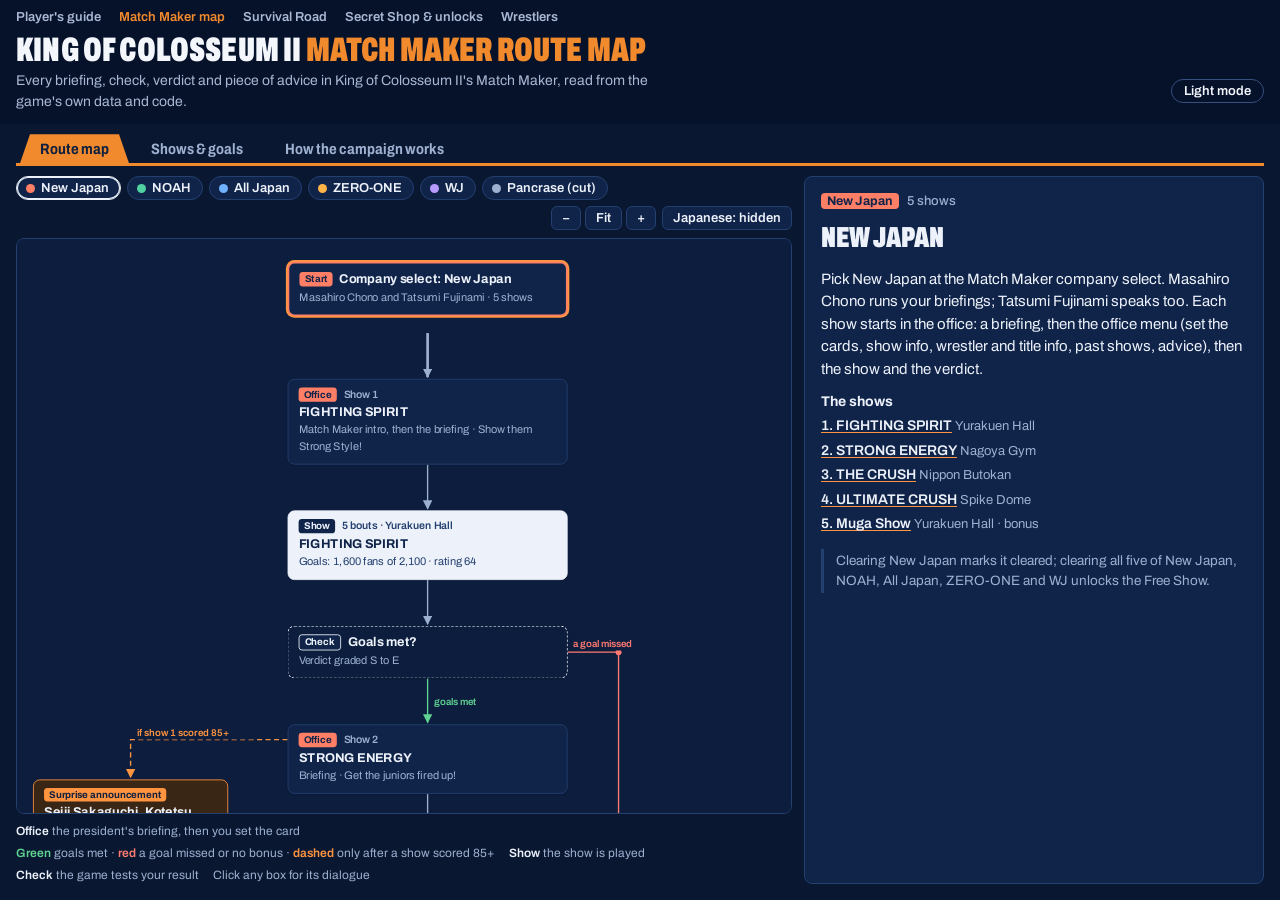
<file: docs/matchmaker-map/index.html>
<!doctype html>
<html lang="en">
<meta charset="utf-8">
<meta name="viewport" content="width=device-width, initial-scale=1">
<title>Match Maker Route Map</title>
<link rel="preconnect" href="https://fonts.googleapis.com">
<link rel="preconnect" href="https://fonts.gstatic.com" crossorigin>
<link rel="stylesheet" href="https://fonts.googleapis.com/css2?family=Big+Shoulders+Display:wght@600;800&family=Source+Sans+3:wght@400;600;700&family=JetBrains+Mono:wght@500&display=swap">
<link rel="preconnect" href="https://fonts.googleapis.com">
<link rel="preconnect" href="https://fonts.gstatic.com" crossorigin>
<link rel="stylesheet" href="https://fonts.googleapis.com/css2?family=Archivo:wdth,wght@62..125,400..900&family=Noto+Sans+JP:wght@400;700&display=swap">
<script>
/* Dark unless the visitor picked light (the toggle in the header). */
try { document.documentElement.dataset.theme = localStorage.getItem("kc2-theme") === "light" ? "light" : "dark"; }
catch (e) { document.documentElement.dataset.theme = "dark"; }
</script>
<style>
/* Shared by the reference pages (tools/pagekit.py): colour tokens (light/dark), header, site nav,
   tabs, chips, buttons, tables and prose. Page-specific colours (--p-*) live here too. */
:root {
  /* light: steel paper and navy ink; the accent is the game's tab orange, gold is the title belt */
  --bg: #e6ebf3; --surface: #ffffff; --sunk: #eef2f8; --ink: #0d1a33; --muted: #4d5d78; --line: #c3cfe1;
  --accent: #a84a08; --accent-soft: #fde9d8; --accent-ink: #ffffff; --good: #17734a; --bad: #b42318; --hl: #8a6100; --hl-bg: #fff2cc;
  --tab: #e8781f; --tab-ink: #10203f; --band: #0f2347; --band-ink: #f3f6fb;
  --p-njpw: #c2412d; --p-noah: #127a55; --p-ajpw: #2563b0; --p-zero1: #b06200; --p-wj: #6d45a8; --p-pancrase: #5a6573;
  --display: "Archivo", "Arial Narrow", "Helvetica Neue", sans-serif;
  --body: "Archivo", "Noto Sans JP", "Segoe UI", system-ui, sans-serif;
  --mono: var(--body);
}
@media (prefers-color-scheme: dark) { :root:not([data-theme="light"]) {
  /* dark: the game's menu blue */
  --bg: #091731; --surface: #10244a; --sunk: #0c1d3d; --ink: #edf2fa; --muted: #9db0d0; --line: #24406f;
  --accent: #ff9440; --accent-soft: #3a2614; --accent-ink: #10203f; --good: #5fd391; --bad: #ff7b72; --hl: #f5c451; --hl-bg: #33290f;
  --tab: #f08a2c; --tab-ink: #10203f; --band: #06112a; --band-ink: #f3f6fb;
  --p-njpw: #ff7f66; --p-noah: #4fd1a0; --p-ajpw: #6fb0ff; --p-zero1: #ffb347; --p-wj: #b99bff; --p-pancrase: #9db0d0;
  color-scheme: dark; } }
:root[data-theme="dark"] {
  --bg: #091731; --surface: #10244a; --sunk: #0c1d3d; --ink: #edf2fa; --muted: #9db0d0; --line: #24406f;
  --accent: #ff9440; --accent-soft: #3a2614; --accent-ink: #10203f; --good: #5fd391; --bad: #ff7b72; --hl: #f5c451; --hl-bg: #33290f;
  --tab: #f08a2c; --tab-ink: #10203f; --band: #06112a; --band-ink: #f3f6fb;
  --p-njpw: #ff7f66; --p-noah: #4fd1a0; --p-ajpw: #6fb0ff; --p-zero1: #ffb347; --p-wj: #b99bff; --p-pancrase: #9db0d0;
  color-scheme: dark; }

html, body { height: 100%; }
*, *::before, *::after { box-sizing: border-box; }
[hidden] { display: none !important; }
body { background: var(--bg); color: var(--ink); margin: 0; font: 15px/1.5 var(--body); font-variant-numeric: tabular-nums; }
:lang(ja), [lang="ja"] { font-family: "Noto Sans JP", var(--body); }
.app { display: flex; flex-direction: column; height: 100%; padding: 0 16px 16px; gap: 10px; }
/* Header: a dark band across the top, the title in heavy condensed type */
header { display: flex; flex-wrap: wrap; align-items: baseline; gap: 4px 18px; margin: 0 -16px; padding: 10px 16px 12px; background: var(--band); color: var(--band-ink); }
h1 { font: 900 34px/0.95 var(--display); font-stretch: 62%; letter-spacing: .005em; text-transform: uppercase; margin: 0; }
h1 span { color: var(--tab); }
h1 .game { color: inherit; }
.sub { color: #a9b8d3; font-size: 14px; max-width: 80ch; }
#theme { margin-left: auto; align-self: center; font: 600 13px var(--body); border: 1px solid #36507e; background: transparent; color: var(--band-ink); border-radius: 999px; padding: 4px 12px; cursor: pointer; }
/* Tabs: the game's orange slanted tab header for the open one */
nav.tabs { display: flex; gap: 2px; border-bottom: 3px solid var(--tab); flex-wrap: wrap; padding-left: 4px; }
nav.tabs button { font: 700 15px var(--body); font-stretch: 85%; background: none; border: 0; color: var(--muted); padding: 7px 20px 6px; cursor: pointer; clip-path: polygon(10px 0, calc(100% - 10px) 0, 100% 100%, 0 100%); }
nav.tabs button:hover { color: var(--ink); background: var(--sunk); }
nav.tabs button[aria-selected="true"] { color: var(--tab-ink); background: var(--tab); }
button:focus-visible, a:focus-visible, select:focus-visible, [tabindex]:focus-visible { outline: 2px solid var(--accent); outline-offset: 2px; }
.view { flex: 1; min-height: 0; }
.chip { font: 600 13px var(--body); border: 1px solid var(--line); background: var(--surface); color: var(--ink); border-radius: 999px; padding: 4px 11px 4px 9px; cursor: pointer; display: inline-flex; align-items: center; gap: 6px; }
.chip .dot { width: 9px; height: 9px; border-radius: 50%; background: var(--c); }
.chip[aria-pressed="true"] { border-color: var(--ink); box-shadow: inset 0 0 0 1px var(--ink); }
.btn { font: 600 13px var(--body); border: 1px solid var(--line); background: var(--surface); color: var(--ink); border-radius: 6px; padding: 4px 10px; cursor: pointer; }
.btn:hover { border-color: var(--ink); }
.btn[aria-pressed="true"] { border-color: var(--accent); color: var(--accent); }
a.sl { color: var(--ink); font-weight: 600; text-decoration: underline; text-decoration-color: var(--accent); text-underline-offset: 2px; cursor: pointer; }
.muted { color: var(--muted); }
.small { font-size: 13px; }
/* Tables and prose */
.wrap { max-width: 1180px; display: grid; gap: 16px; padding-bottom: 24px; }
.filters { display: flex; flex-wrap: wrap; gap: 6px; align-items: center; }
.filters select { font: 14px var(--body); padding: 4px 8px; border: 1px solid var(--line); border-radius: 6px; background: var(--surface); color: var(--ink); }
.tablebox { overflow-x: auto; border: 1px solid var(--line); border-radius: 8px; background: var(--surface); }
table { border-collapse: collapse; width: 100%; font-size: 14px; }
th, td { text-align: left; vertical-align: top; padding: 8px 10px; border-bottom: 1px solid var(--line); }
th { font: 700 13px var(--body); color: var(--muted); position: sticky; top: 0; background: var(--surface); }
td.n { font-variant-numeric: tabular-nums; white-space: nowrap; text-align: right; }
tr.first td { border-top: 2px solid var(--line); }
.prose { max-width: 72ch; display: grid; gap: 10px; }
.prose h2 { font: 900 26px/1 var(--display); font-stretch: 62%; text-transform: uppercase; margin: 14px 0 2px; justify-self: start; background: var(--tab); color: var(--tab-ink); padding: 6px 24px 4px 18px; clip-path: polygon(10px 0, calc(100% - 10px) 0, 100% 100%, 0 100%); }
.prose p, .prose li { margin: 0; }
.prose ol, .prose ul { margin: 0; padding-left: 22px; display: grid; gap: 4px; }
.prose table { font-size: 14px; }
.k { font: 600 13px ui-monospace, Menlo, monospace; background: var(--sunk); border: 1px solid var(--line); border-radius: 4px; padding: 0 4px; }
nav.site { display: flex; flex-wrap: wrap; gap: 4px 18px; font: 600 13px var(--body); width: 100%; order: -1; padding-bottom: 6px; }
nav.site a { color: #a9b8d3; text-decoration: none; }
nav.site a:hover { color: var(--band-ink); }
nav.site a[aria-current="page"] { color: var(--tab); }
.note { border-left: 3px solid var(--line); padding: 2px 0 2px 12px; color: var(--muted); font-size: 13.5px; }
@media (max-width: 900px) { .app { height: auto; min-height: 100%; } }
a.wl { color: inherit; text-decoration: underline dotted; text-decoration-color: var(--muted); text-underline-offset: 3px; }
a.wl:hover { text-decoration-style: solid; text-decoration-color: var(--accent); }
/* Controller button icons (tools/pagekit.py BUTTONS_JS and button()): the game's dark discs with
   coloured symbols */
:root { --b-disc: #20252e; --b-ring: #20252e; --b-sq: #ff7ac6; --b-x: #8fb4ff; --b-o: #ff9a5c; --b-tri: #4fd1a5; --b-pad: #eef1f5; }
:root[data-theme="dark"] { --b-disc: #2c3442; --b-ring: #4a5568; }
@media (prefers-color-scheme: dark) { :root:not([data-theme="light"]) { --b-disc: #2c3442; --b-ring: #4a5568; } }
svg.bi { width: 20px; height: 20px; vertical-align: middle; margin-right: 1px; }
svg.bi.wide { width: 26px; }
svg.bi text { font: 700 10px var(--body); fill: var(--b-pad); }
.bplus { font: 700 12px/18px var(--body); color: var(--muted); margin: 0 1px; vertical-align: middle; }
.b { white-space: nowrap; }
.vh { position: absolute; width: 1px; height: 1px; overflow: hidden; clip-path: inset(50%); white-space: nowrap; }
/* Fact markings: game text, from the code (dashed), verified in game (green), unverified (gold) */
.m { font: 600 11.5px/1 var(--body); font-style: normal; color: var(--muted); border: 1px solid var(--line); border-radius: 4px; padding: 2px 5px; white-space: nowrap; vertical-align: 1px; }
.m.c { border-style: dashed; }
.m.v { color: var(--good); border-color: color-mix(in srgb, var(--good) 45%, transparent); }
.m.u { color: var(--hl); border-color: color-mix(in srgb, var(--hl) 50%, transparent); background: var(--hl-bg); }

/* Layout: header + tabs, then the campaign flowchart beside a dossier panel (stacks on phones). */

/* Map view */
#map { display: grid; grid-template-columns: minmax(0, 1fr) minmax(0, 460px); gap: 12px; }
.chartcol { display: flex; flex-direction: column; min-width: 0; min-height: 0; gap: 8px; }
.promos { display: flex; flex-wrap: wrap; gap: 6px; align-items: center; }
.tools { margin-left: auto; display: flex; gap: 6px; }
.flowbox { flex: 1; min-height: 360px; overflow: auto; background: var(--sunk); border: 1px solid var(--line); border-radius: 8px; padding: 16px 16px 24px; }
.legend { display: flex; flex-wrap: wrap; gap: 4px 14px; font-size: 12px; color: var(--muted); }
.legend b { color: var(--ink); font-weight: 600; }

/* The flowchart: absolutely placed boxes over an SVG edge layer, scaled as one piece. */
.chartwrap { position: relative; transform-origin: 0 0; }
.chartwrap svg.edges { position: absolute; left: 0; top: 0; overflow: visible; pointer-events: none; }
.step { position: absolute; background: var(--surface); border: 1px solid var(--line); border-radius: 8px; padding: 9px 12px 10px; cursor: pointer; display: grid; gap: 3px; box-shadow: 0 1px 2px rgb(0 0 0 / .12); }
.step:hover { border-color: var(--ink); }
.step.sel { border-color: var(--accent); box-shadow: 0 0 0 2px var(--accent); }
.step .top { display: flex; flex-wrap: wrap; align-items: center; gap: 6px 8px; }
.step .ttl { font: 700 15px/1.25 var(--body); }
.step .meta { font-size: 13px; color: var(--muted); }
.step .num { font: 600 12.5px var(--body); color: var(--muted); }
.tag { font: 700 11.5px/1 var(--body); border-radius: 4px; padding: 3px 6px 2px; white-space: nowrap; }
.t-office { background: var(--pc); color: var(--surface); }
.t-show { background: var(--surface); color: var(--ink); }
.t-check { background: var(--surface); color: var(--ink); border: 1px solid var(--ink); }
.t-branch { background: var(--accent); color: var(--accent-ink); }
.t-bonus { background: var(--hl-bg); color: var(--hl); border: 1px solid var(--hl); }
.t-end { background: var(--good); color: var(--surface); }
.t-over { background: var(--bad); color: var(--surface); }
.step.start { border: 2px solid var(--pc); }
.step.show { background: var(--ink); border-color: var(--ink); color: var(--surface); }
.step.show .meta, .step.show .num { color: var(--line); }
.step.check { background: var(--sunk); border: 1.5px dashed var(--ink); }
.step.branch { border-color: var(--accent); background: var(--accent-soft); }
.step.ending { border: 2.5px solid var(--good); }
.step.over { border: 2.5px solid var(--bad); }
.edge { fill: none; stroke: var(--muted); stroke-width: 1.6; }
.edge.yes { stroke: var(--good); }
.edge.no { stroke: var(--bad); }
.edge.opt { stroke: var(--accent); stroke-dasharray: 6 4; }
.edge.hl { stroke-width: 3.2; }
.edge.dim, .elabel.dim { opacity: .3; }
.elabel rect { fill: var(--sunk); }
.elabel text { font: 600 11.5px var(--body); fill: var(--muted); }
.elabel.yes text { fill: var(--good); } .elabel.no text { fill: var(--bad); } .elabel.opt text { fill: var(--accent); }
.junction { fill: var(--bad); }
#a-muted path { fill: var(--muted); } #a-yes path { fill: var(--good); } #a-no path { fill: var(--bad); } #a-opt path { fill: var(--accent); }
.zoom { display: flex; gap: 4px; }
.zoom .btn { min-width: 30px; }
.cutnote { border: 1px dashed var(--muted); border-radius: 8px; padding: 8px 12px; color: var(--muted); font-size: 13.5px; margin: 0 0 12px; max-width: 760px; }

/* Panel */
aside.panel { background: var(--surface); border: 1px solid var(--line); border-radius: 8px; overflow-y: auto; overflow-x: hidden; min-width: 0; padding: 16px; display: flex; flex-direction: column; gap: 14px; }
.panel h2 { font: 900 29px/1.05 var(--display); margin: 0; text-transform: uppercase; font-stretch: 62%; text-wrap: balance; }
.panel h3 { font: 700 14px var(--body); color: var(--ink); margin: 0 0 6px; }
.panel p { margin: 0; }
.panel > * { min-width: 0; flex-shrink: 0; }
.kicker { font: 500 13px var(--body); color: var(--muted); display: flex; gap: 8px; align-items: center; flex-wrap: wrap; }
.ptag { font: 700 12.5px var(--body); color: var(--surface); background: var(--pc); border-radius: 4px; padding: 1px 6px; }
.facts { display: grid; grid-template-columns: repeat(auto-fit, minmax(120px, 1fr)); gap: 6px; }
.fact { background: var(--sunk); border-radius: 6px; padding: 6px 9px; }
.fact .fk { font: 700 12px var(--body); color: var(--muted); }
.fact .v { font: 700 17px var(--body); font-variant-numeric: tabular-nums; }
.fact .v small { font-weight: 400; font-size: 12.5px; color: var(--muted); }
ul.rules { margin: 0; padding: 0; list-style: none; display: grid; gap: 3px; font-size: 14px; }
.cond { background: var(--sunk); border-left: 3px solid var(--ink); border-radius: 0 6px 6px 0; padding: 7px 10px; font-size: 14px; }
.cond b { font-weight: 700; }
.note { border-left: 3px solid var(--line); padding: 2px 0 2px 12px; color: var(--muted); font-size: 13.5px; }
.talk { display: grid; gap: 6px; }
.page { background: var(--sunk); border-radius: 6px; padding: 7px 10px; font-size: 14.5px; }
.page .spk { font: 700 12.5px var(--body); color: var(--pc); display: block; margin-bottom: 1px; }
.page .spk.second { color: var(--muted); }
.page .y { color: var(--hl); font-weight: 600; }
.page .jp { display: block; color: var(--muted); font-size: 13px; margin-top: 4px; white-space: pre-line; }
.seg { display: flex; flex-wrap: wrap; gap: 0; border: 1px solid var(--line); border-radius: 6px; overflow: hidden; width: fit-content; }
.seg button { font: 600 13px var(--body); border: 0; background: var(--surface); color: var(--muted); padding: 5px 11px; cursor: pointer; }
.seg button + button { border-left: 1px solid var(--line); }
.seg button[aria-pressed="true"] { background: var(--ink); color: var(--surface); }
.grades { display: grid; grid-template-columns: minmax(0, 1fr); gap: 6px; }
details.g { border: 1px solid var(--line); border-radius: 6px; min-width: 0; }
details.g > summary { cursor: pointer; padding: 6px 10px; display: flex; gap: 10px; align-items: baseline; list-style: none; }
details.g > summary::-webkit-details-marker { display: none; }
details.g > summary::before { content: "▸"; color: var(--muted); }
details.g[open] > summary::before { content: "▾"; }
details.g > .talk { padding: 0 8px 8px; }
.gl { font: 800 20px/1 var(--display); font-stretch: 62%; width: 18px; text-align: center; }
.gs { font-size: 13px; color: var(--muted); }
.gf { font-size: 13.5px; flex: 1; min-width: 0; }
details.g[open] .gf { display: none; }

#shows, #how { overflow: auto; }
td .rules { font-size: 13px; color: var(--muted); }

@media (max-width: 900px) {
  .app { height: auto; min-height: 100%; }
  #map { grid-template-columns: minmax(0, 1fr); }
  .flowbox { max-height: 70vh; flex: none; }
  .tools { margin-left: 0; }
}
</style>

<div class="app">
  <header>
    <h1><span class="game">King of Colosseum II</span> <span>Match Maker Route Map</span></h1>
    <div class="sub">Every briefing, check, verdict and piece of advice in King of Colosseum II's Match Maker, read from the game's own data and code.</div>
    <button id="theme" type="button"></button>
    <nav class="site" aria-label="Reference pages"><a href="../guide/">Player's guide</a><a href="../matchmaker-map/" aria-current="page">Match Maker map</a><a href="../survival-road/">Survival Road</a><a href="../secret-shop/">Secret Shop & unlocks</a><a href="../wrestlers/">Wrestlers</a></nav>
  </header>
  <nav class="tabs" role="tablist">
    <button role="tab" id="t-map" aria-selected="true" aria-controls="map">Route map</button>
    <button role="tab" id="t-shows" aria-selected="false" aria-controls="shows">Shows &amp; goals</button>
    <button role="tab" id="t-how" aria-selected="false" aria-controls="how">How the campaign works</button>
  </nav>

  <section class="view" id="map" role="tabpanel">
    <div class="chartcol">
      <div class="promos" id="promos">
        <div class="tools"><span class="zoom"><button class="btn" id="zout" type="button" aria-label="Zoom out">−</button><button class="btn" id="zfit" type="button">Fit</button><button class="btn" id="zin" type="button" aria-label="Zoom in">+</button></span><button class="btn" id="jp" type="button" aria-pressed="false">Japanese: hidden</button></div>
      </div>
      <div class="flowbox" id="flowbox"></div>
      <div class="legend">
        <span><b>Office</b> the president's briefing, then you set the card</span>
        <span><b style="color:var(--good)">Green</b> goals met · <b style="color:var(--bad)">red</b> a goal missed or no bonus · <b style="color:var(--accent)">dashed</b> only after a show scored 85+</span>
        <span><b>Show</b> the show is played</span>
        <span><b>Check</b> the game tests your result</span>
        <span>Click any box for its dialogue</span>
      </div>
    </div>
    <aside class="panel" id="panel" aria-live="polite"></aside>
  </section>

  <section class="view" id="shows" role="tabpanel" hidden>
    <div class="wrap">
      <div class="prose"><p>Every show and the goals it sets. A show is cleared when attendance reaches its goal <b>and</b> the average match rating reaches its goal; the grade (S to E) only changes what the president says. The last show of each promotion is a bonus show, played only if every earlier show scored A or better.</p></div>
      <div class="filters">
        <label for="f-promo" class="small muted">Promotion</label>
        <select id="f-promo"></select>
      </div>
      <div class="tablebox"><table id="stable"><thead><tr><th>Promotion</th><th>#</th><th>Show</th><th>Venue</th><th>Capacity</th><th>Attendance goal</th><th>Rating goal</th><th>Bouts</th><th>Roster</th><th>Rules</th></tr></thead><tbody></tbody></table></div>
    </div>
  </section>

  <section class="view" id="how" role="tabpanel" hidden>
    <div class="wrap"><div class="prose" id="howtext"></div></div>
  </section>
</div>

<script type="application/json" id="data">{"promotions":[{"slot":1,"key":"njpw","label":"New Japan","speakers":["Masahiro Chono","Tatsumi Fujinami"],"shows":[{"name":"FIGHTING SPIRIT","name_jp":"ＦＩＧＨＴＩＮＧ　ＳＰＩＲＩＴ","goal":"Show them Strong Style!","goal_jp":"ストロングスタイルを見せつけろ ！","venue":"Yurakuen Hall","venue_jp":"遊楽園ホール","crowd":"New Japan Fans","capacity":2100,"matches":5,"attendance_goal":1600,"rating_goal":64,"roster":18,"notes":["① Use every available wrestler","② IWGP Tag Team title matches OK","③ No other title matches","④ Bouts 4 and 5 must be tag matches"],"n":1,"bonus":false,"briefing":"2853.1","intro":"2853.0","advice":{"Matchmaking":["2877.2","2877.3","2877.13","2877.4"],"Match Rating":["2877.15","2877.16","2877.20"],"Other":["2877.30","2877.28","2877.29","2877.34"]},"advice_prompt":"2877.0","met":["2861.0","2861.1","2861.2","2861.3","2861.4","2861.5"],"missed":["2869.0","2869.1","2869.2","2869.3","2861.4","2861.5"]},{"name":"STRONG ENERGY","name_jp":"ＳＴＲＯＮＧ　ＥＮＥＲＧＹ","goal":"Get the juniors fired up!","goal_jp":"ジュニアを盛り上げろ ！","venue":"Nagoya Gym","venue_jp":"名古屋体育館","crowd":"New Japan Fans","capacity":8500,"matches":8,"attendance_goal":6500,"rating_goal":68,"roster":24,"notes":["① Use every available wrestler","② IWGP Jr. Heavyweight title matches OK","③ IWGP Jr. Tag Team title matches OK","④ No other title matches"],"n":2,"bonus":false,"briefing":"2853.2","intro":null,"followup":{"line":"2853.8","after":1,"guests":["Seiji Sakaguchi","Kotetsu Yamamoto"],"guest_links":["roster/39","roster/45"],"note":null},"advice":{"Matchmaking":["2877.5","2877.7","2877.11","2877.13"],"Match Rating":["2877.17","2877.18","2877.21"],"Other":["2877.31","2877.35","2877.32","2877.36"]},"advice_prompt":"2877.0","met":["2861.6","2861.7","2861.8","2861.9","2861.4","2861.11"],"missed":["2861.6","2869.7","2869.8","2869.9","2869.10","2861.11"]},{"name":"THE CRUSH","name_jp":"ＴＨＥ　ＣＲＵＳＨ","goal":"Repel New Japan's invaders!","goal_jp":"新日本プロレスを外敵から守れ ！","venue":"Nippon Butokan","venue_jp":"日本武闘館","crowd":"New Japan Fans","capacity":16000,"matches":10,"attendance_goal":13000,"rating_goal":70,"roster":34,"notes":["① IWGP Heavyweight title matches OK","② NWF Heavyweight title matches OK","③ No other title matches"],"n":3,"bonus":false,"briefing":"2853.3","intro":null,"followup":{"line":"2853.9","after":2,"guests":["Kantaro Hoshino"],"guest_links":["roster/13"],"note":null},"advice":{"Matchmaking":["2877.6","2877.8","2877.5","2877.7"],"Match Rating":["2877.24","2877.19","2877.22","2877.23"],"Other":["2877.30","2877.28","2877.29","2877.34"]},"advice_prompt":"2877.0","met":["2861.12","2861.13","2861.14","2861.15","2861.16","2861.11"],"missed":["2869.12","2869.13","2869.14","2869.15","2869.16","2861.11"]},{"name":"ULTIMATE CRUSH","name_jp":"ＵＬＴＩＭＡＴＥ　ＣＲＵＳＨ","goal":"Prove New Japan is No. 1!","goal_jp":"新日本最強を証明せよ ！","venue":"Spike Dome","venue_jp":"スパイクドーム","crowd":"New Japan Fans","capacity":65000,"matches":10,"attendance_goal":55000,"rating_goal":72,"roster":39,"notes":["① Ultimate Crush Rules matches OK","② Any title match may be booked"],"n":4,"bonus":false,"briefing":"2853.4","intro":null,"followup":{"line":"2853.10","after":3,"guests":["Axe Dugan"],"guest_links":["templates/70"],"note":null},"advice":{"Matchmaking":["2877.9","2877.10","2877.5","2877.6","2877.7","2877.8"],"Match Rating":["2877.27","2877.26"],"Other":["2877.31","2877.35","2877.32"]},"advice_prompt":"2877.0","met":["2861.18","2861.19","2861.20","2861.21","2861.4","2861.11"],"missed":["2861.18","2869.19","2869.20","2869.21","2869.22","2869.23"]},{"name":"Muga Show","name_jp":"無我興行","goal":"Back to the roots","goal_jp":"原点回帰","venue":"Yurakuen Hall","venue_jp":"遊楽園ホール","crowd":"New Japan Fans","capacity":2100,"matches":5,"attendance_goal":1600,"rating_goal":70,"roster":18,"notes":["① All matches under Muga Rules","② No title matches"],"n":5,"bonus":true,"briefing":"2853.5","intro":null,"advice":{"Matchmaking":["2877.12"],"Match Rating":["2877.25"],"Other":["2877.33"]},"advice_prompt":"2877.1","met":["2861.24","2861.25","2861.26","2861.27","2861.28","2861.29"],"missed":["2869.24","2869.25","2869.26","2869.27","2869.28","2869.29"]}],"gameover":"2853.6","ending":"2853.7","cut":false},{"slot":2,"key":"noah","label":"NOAH","speakers":["Mitsuharu Misawa","Masao Inoue"],"shows":[{"name":"The First Navigation","name_jp":"Ｔｈｅ　Ｆｉｒｓｔ　Ｎａｖｉｇａｔｉｏｎ","goal":"Keep the fans happy","goal_jp":"お客さんを満足させる","venue":"Meifa Ariake","venue_jp":"メイファ有明","crowd":"NOAH Fans","capacity":1800,"matches":5,"attendance_goal":1400,"rating_goal":64,"roster":18,"notes":["① Use every available wrestler","② Bouts 4 and 5 must be tag matches","③ No title matches"],"n":1,"bonus":false,"briefing":"2855.1","intro":"2853.0","advice":{"Matchmaking":["2879.2","2879.3","2879.9"],"Match Rating":["2879.15","2879.16"],"Other":["2879.28","2879.26","2879.27","2879.36"]},"advice_prompt":"2879.0","met":["2863.0","2863.1","2863.2","2863.3","2863.4","2863.5"],"missed":["2863.0","2871.1","2871.2","2871.3","2871.4","2871.5"]},{"name":"Navigation with Breeze","name_jp":"Ｎａｖｉｇａｔｉｏｎ　ｗｉｔｈ　Ｂｒｅｅｚｅ","goal":"Get NOAH's juniors fired up!","goal_jp":"ノアのジュニアを盛り上げろ ！","venue":"Sapporo Hall","venue_jp":"札幌ホール","crowd":"NOAH Fans","capacity":8000,"matches":8,"attendance_goal":5800,"rating_goal":68,"roster":24,"notes":["① Use every available wrestler","② GHC Jr. Heavyweight title matches OK","③ GHC Jr. Tag Team title matches OK","④ No other title matches"],"n":2,"bonus":false,"briefing":"2855.2","intro":null,"followup":{"line":"2855.8","after":1,"guests":["Rusher Kimura"],"guest_links":["roster/76"],"note":null},"advice":{"Matchmaking":["2879.4","2879.5","2879.7","2879.11","2879.14"],"Match Rating":["2879.17","2879.18","2879.21"],"Other":["2879.29","2879.35","2879.34","2879.30"]},"advice_prompt":"2879.0","met":["2863.6","2863.7","2863.8","2863.9","2863.10","2863.11"],"missed":["2863.6","2871.7","2871.8","2871.9","2871.10","2871.11"]},{"name":"GREAT VOYAGE","name_jp":"GREAT　VOYAGE","goal":"Show them the best wrestling!","goal_jp":"最高のプロレスを魅せろ ！","venue":"Nippon Butokan","venue_jp":"日本武闘館","crowd":"NOAH Fans","capacity":16000,"matches":10,"attendance_goal":13000,"rating_goal":70,"roster":28,"notes":["① Use every available wrestler","② GHC Heavyweight title matches OK","③ GHC Tag Team title matches OK","④ No other title matches"],"n":3,"bonus":false,"briefing":"2855.3","intro":null,"followup":{"line":"2855.9","after":2,"guests":["Saber"],"guest_links":["templates/87"],"note":null},"advice":{"Matchmaking":["2879.6","2879.5","2879.7","2879.8","2879.9"],"Match Rating":["2879.19","2879.20","2879.25"],"Other":["2879.28","2879.26","2879.27","2879.30"]},"advice_prompt":"2879.0","met":["2863.12","2863.13","2863.14","2863.9","2863.16","2863.17"],"missed":["2863.12","2871.13","2871.14","2871.15","2871.16","2863.17"]},{"name":"DEPARTURE","name_jp":"ＤＥＰＡＲＴＵＲＥ","goal":"Make the dream cards happen","goal_jp":"夢のカードを実現させよ","venue":"Spike Dome","venue_jp":"スパイクドーム","crowd":"NOAH Fans","capacity":65000,"matches":10,"attendance_goal":54000,"rating_goal":72,"roster":40,"notes":["Any title match may be booked"],"n":4,"bonus":false,"briefing":"2855.4","intro":null,"followup":{"line":"2855.10","after":3,"guests":["Sam Pop"],"guest_links":["templates/69"],"note":null},"advice":{"Matchmaking":["2879.10","2879.5","2879.6","2879.7","2879.8","2879.9"],"Match Rating":["2879.22","2879.23"],"Other":["2879.29","2879.35","2879.34","2879.30","2879.31"]},"advice_prompt":"2879.0","met":["2863.18","2863.19","2863.20","2863.21","2863.22","2863.23"],"missed":["2863.18","2871.19","2871.20","2871.21","2871.22","2871.23"]},{"name":"Wrestlers' Assoc. Show","name_jp":"選手会興行","goal":"Fun wrestling","goal_jp":"楽しいプロレス","venue":"Yurakuen Hall","venue_jp":"遊楽園ホール","crowd":"NOAH Fans","capacity":2100,"matches":5,"attendance_goal":1800,"rating_goal":70,"roster":20,"notes":["① All bouts: singles, 15 min., one fall","② No title matches"],"n":5,"bonus":true,"briefing":"2855.5","intro":null,"advice":{"Matchmaking":["2879.12","2879.13"],"Match Rating":["2879.24"],"Other":["2879.32","2879.33"]},"advice_prompt":"2879.1","met":["2863.24","2863.25","2863.26","2863.27","2863.28","2863.29"],"missed":["2863.24","2871.25","2871.26","2863.27","2871.28","2871.29"]}],"gameover":"2855.6","ending":"2855.7","cut":false},{"slot":3,"key":"ajpw","label":"All Japan","speakers":["Keiji Mutoh",null],"shows":[{"name":"Excite Series","name_jp":"エキサイト・シリーズ","goal":"Upbeat wrestling","goal_jp":"明るいプロレス","venue":"Yurakuen Hall","venue_jp":"遊楽園ホール","crowd":"All Japan Fans","capacity":2100,"matches":5,"attendance_goal":1500,"rating_goal":64,"roster":18,"notes":["① Use every available wrestler","② All Asia Tag Team title matches OK","③ No other title matches","④ Bouts 4 and 5 must be tag matches"],"n":1,"bonus":false,"briefing":"2856.1","intro":"2853.0","advice":{"Matchmaking":["2880.1","2880.2","2880.6","2880.12"],"Match Rating":["2880.13","2880.14"],"Other":["2880.25","2880.23","2880.24","2880.28"]},"advice_prompt":"2880.0","met":["2864.0","2864.1","2864.2","2864.3","2864.4","2864.5"],"missed":["2864.0","2872.1","2872.2","2872.3","2864.4","2864.5"]},{"name":"Summer Action Series","name_jp":"サマーアクション・シリーズ","goal":"Fun wrestling","goal_jp":"楽しいプロレス","venue":"Kansai Gym","venue_jp":"関西体育館","crowd":"All Japan Fans","capacity":7000,"matches":7,"attendance_goal":5000,"rating_goal":68,"roster":22,"notes":["① Use every available wrestler","② World Tag Team title matches OK","③ No other title matches"],"n":2,"bonus":false,"briefing":"2856.2","intro":null,"followup":{"line":"2856.8","after":1,"guests":["Kokushi Muso"],"guest_links":["roster/84"],"note":null},"advice":{"Matchmaking":["2880.3","2880.4","2880.6","2880.10"],"Match Rating":["2880.20","2880.15","2880.16"],"Other":["2880.26","2880.29","2880.27","2880.31"]},"advice_prompt":"2880.0","met":["2864.6","2864.7","2864.8","2864.9","2864.10","2864.11"],"missed":["2864.6","2872.7","2872.8","2872.9","2864.10","2872.11"]},{"name":"RE-BIRTH×RE-VERSE","name_jp":"ＲＥ－ＢＩＲＴＨ×ＲＥ－ＶＥＲＳＥ","goal":"Hard-hitting wrestling","goal_jp":"激しいプロレス","venue":"Nippon Butokan","venue_jp":"日本武闘館","crowd":"All Japan Fans","capacity":16000,"matches":10,"attendance_goal":12000,"rating_goal":70,"roster":28,"notes":["① Use every available wrestler","② Triple Crown title matches OK","③ World Junior title matches OK","④ No other title matches"],"n":3,"bonus":false,"briefing":"2856.3","intro":null,"followup":{"line":"2856.9","after":2,"guests":["Great Muta"],"guest_links":["roster/83"],"note":null},"advice":{"Matchmaking":["2880.5","2880.9","2880.4","2880.6"],"Match Rating":["2880.19","2880.17"],"Other":["2880.25","2880.23","2880.24","2880.28"]},"advice_prompt":"2880.0","met":["2864.12","2864.13","2864.14","2864.15","2864.16","2864.17"],"missed":["2864.12","2872.13","2872.14","2864.15","2872.16","2864.17"]},{"name":"Odo New Century","name_jp":"王道新世紀","goal":"A new kind of wrestling","goal_jp":"新しいプロレス","venue":"Spike Dome","venue_jp":"スパイクドーム","crowd":"All Japan Fans","capacity":65000,"matches":10,"attendance_goal":50000,"rating_goal":72,"roster":43,"notes":["Any title match may be booked"],"n":4,"bonus":false,"briefing":"2856.4","intro":null,"followup":{"line":"2856.10","after":3,"guests":["Star Bison"],"guest_links":["templates/72"],"note":null},"advice":{"Matchmaking":["2880.8","2880.4","2880.5","2880.6","2880.9"],"Match Rating":["2880.21","2880.18"],"Other":["2880.26","2880.29","2880.27"]},"advice_prompt":"2880.0","met":["2864.18","2864.19","2864.20","2864.21","2864.22","2864.23"],"missed":["2864.18","2872.19","2872.20","2864.21","2864.22","2872.23"]},{"name":"Muscle-1","name_jp":"マッスル ー １","goal":"Fantasy fights","goal_jp":"ファンタジーファイト","venue":"Spike Dome","venue_jp":"スパイクドーム","crowd":"Wrestling Fans","capacity":65000,"matches":10,"attendance_goal":52000,"rating_goal":70,"roster":25,"notes":["① All matches under American Rules","② No title matches"],"n":5,"bonus":true,"briefing":"2856.5","intro":null,"advice":{"Matchmaking":["2880.11"],"Match Rating":["2880.22"],"Other":["2880.30"]},"advice_prompt":"2880.0","met":["2864.24","2864.25","2864.26","2864.27","2864.28","2864.29"],"missed":["2864.24","2872.25","2872.26","2864.27","2864.28","2864.29"]}],"gameover":"2856.6","ending":"2856.7","cut":false},{"slot":4,"key":"zero1","label":"ZERO-ONE","speakers":["Shinya Hashimoto",null],"shows":[{"name":"01 Division","name_jp":"０１　Ｄｉｖｉｓｉｏｎ","goal":"Thrill the crowd to the core!","goal_jp":"客を腹の底から楽しませろ！","venue":"Yurakuen Hall","venue_jp":"遊楽園ホール","crowd":"ZERO-ONE Fans","capacity":2100,"matches":5,"attendance_goal":1500,"rating_goal":64,"roster":18,"notes":["① Use every available wrestler","② No title matches"],"n":1,"bonus":false,"briefing":"2857.1","intro":"2853.0","advice":{"Matchmaking":["2881.1","2881.2","2881.9"],"Match Rating":["2881.13","2881.14"],"Other":["2881.25","2881.23","2881.24","2881.31"]},"advice_prompt":"2881.0","met":["2865.0","2865.1","2865.2","2865.3","2865.4","2865.5"],"missed":["2873.0","2873.1","2873.2","2873.3","2873.4","2873.5"]},{"name":"VAST ENERGY","name_jp":"VAST　ENERGY","goal":"Leave the crowd satisfied!","goal_jp":"客を徹底的に満足させろ！","venue":"Kansai Gym","venue_jp":"関西体育館","crowd":"ZERO-ONE Fans","capacity":7000,"matches":7,"attendance_goal":5000,"rating_goal":68,"roster":22,"notes":["① Use every available wrestler","② Tenkaichi Jr. title matches OK","③ No other title matches"],"n":2,"bonus":false,"briefing":"2857.2","intro":null,"followup":{"line":"2857.8","after":1,"guests":["Bat Safari"],"guest_links":["templates/97"],"note":null},"advice":{"Matchmaking":["2881.3","2881.4","2881.6","2881.12"],"Match Rating":["2881.15","2881.16"],"Other":["2881.26","2881.29","2881.28","2881.27"]},"advice_prompt":"2881.0","met":["2865.6","2865.7","2865.8","2865.9","2865.10","2865.11"],"missed":["2865.6","2873.7","2873.8","2873.9","2865.10","2865.11"]},{"name":"New Century Genesis","name_jp":"真世紀創造。","goal":"Fire up the promotion war!","goal_jp":"対抗戦を過激に盛り上げろ！","venue":"Oedo Kokugikan","venue_jp":"大江戸国技館","crowd":"ZERO-ONE Fans","capacity":12000,"matches":9,"attendance_goal":9000,"rating_goal":70,"roster":28,"notes":["① Tenkaichi Tag Team title matches OK","② No other title matches"],"n":3,"bonus":false,"briefing":"2857.3","intro":null,"followup":{"line":"2857.9","after":2,"guests":["Riki Choshu"],"guest_links":["roster/134"],"note":null},"advice":{"Matchmaking":["2881.10","2881.4","2881.5","2881.6","2881.7"],"Match Rating":["2881.19","2881.17"],"Other":["2881.25","2881.23","2881.24"]},"advice_prompt":"2881.0","met":["2865.12","2865.13","2865.14","2865.15","2865.16","2865.17"],"missed":["2865.12","2873.13","2873.14","2865.15","2865.16","2865.17"]},{"name":"New World Genesis","name_jp":"真天地創造。","goal":"Book the ultimate dream match!","goal_jp":"究極のドリームマッチを実現させろ！","venue":"Kawashima","venue_jp":"川島球場","crowd":"ZERO-ONE Fans","capacity":30000,"matches":10,"attendance_goal":24000,"rating_goal":72,"roster":42,"notes":["Any title match may be booked"],"n":4,"bonus":false,"briefing":"2857.4","intro":null,"followup":{"line":"2857.10","after":3,"guests":["Nobuhisa Sanada"],"guest_links":["templates/112"],"note":null},"advice":{"Matchmaking":["2881.8","2881.4","2881.5","2881.6","2881.7","2881.10"],"Match Rating":["2881.20","2881.18","2881.21"],"Other":["2881.26","2881.29","2881.28","2881.27"]},"advice_prompt":"2881.0","met":["2865.18","2865.19","2865.20","2865.21","2865.22","2865.23"],"missed":["2865.18","2873.19","2873.20","2865.21","2865.22","2873.23"]},{"name":"01 WORLD","name_jp":"０１　ＷＯＲＬＤ","goal":"Hustle with world wrestling!","goal_jp":"世界のプロレスでハッスルせよ！","venue":"Nagoya Gym","venue_jp":"名古屋体育館","crowd":"ZERO-ONE Fans","capacity":8500,"matches":8,"attendance_goal":7000,"rating_goal":70,"roster":30,"notes":["No title matches"],"n":5,"bonus":true,"briefing":"2857.5","intro":null,"advice":{"Matchmaking":["2881.11"],"Match Rating":["2881.22"],"Other":["2881.30"]},"advice_prompt":"2881.0","met":["2865.24","2865.25","2865.26","2865.27","2865.28","2865.29"],"missed":["2873.24","2873.25","2873.26","2873.27","2865.28","2865.29"]}],"gameover":"2857.6","ending":"2857.7","cut":false},{"slot":5,"key":"wj","label":"WJ","speakers":["Katsuji Nagashima",null],"shows":[{"name":"MAGMA01","name_jp":"ＭＡＧＭＡ０１","goal":"Dead-center wrestling","goal_jp":"ど真ん中プロレス","venue":"Yurakuen Hall","venue_jp":"遊楽園ホール","crowd":"WJ Fans","capacity":2100,"matches":5,"attendance_goal":1400,"rating_goal":64,"roster":14,"notes":["① Use every available wrestler","② WMG Tag Team title matches OK","③ No other title matches"],"n":1,"bonus":false,"briefing":"2858.1","intro":"2853.0","advice":{"Matchmaking":["2882.1","2882.2","2882.5","2882.8"],"Match Rating":["2882.13","2882.14","2882.15"],"Other":["2882.25","2882.23","2882.24","2882.29","2882.28"]},"advice_prompt":"2882.0","met":["2866.0","2866.1","2866.2","2866.3","2866.4","2866.5"],"missed":["2866.0","2874.1","2874.2","2874.3","2866.4","2866.5"]},{"name":"MAGMA02","name_jp":"ＭＡＧＭＡ０２","goal":"Ultimate dead-center wrestling","goal_jp":"究極のど真ん中プロレス","venue":"Hiroshima Gym","venue_jp":"広島体育館","crowd":"WJ Fans","capacity":6000,"matches":6,"attendance_goal":4000,"rating_goal":68,"roster":16,"notes":["① Use every available wrestler","② WMG Heavyweight title matches OK","③ No other title matches"],"n":2,"bonus":false,"briefing":"2858.2","intro":null,"followup":{"line":"2858.7","after":1,"guests":["Mask de Panther"],"guest_links":["templates/29"],"note":null},"advice":{"Matchmaking":["2882.4","2882.6","2882.12","2882.3"],"Match Rating":["2882.16","2882.17","2882.18"],"Other":["2882.26","2882.27","2882.29","2882.28","2882.31"]},"advice_prompt":"2882.0","met":["2866.6","2866.7","2866.8","2866.9","2866.10","2866.11"],"missed":["2874.6","2874.7","2874.8","2874.9","2866.10","2866.11"]},{"name":"MAGMA03","name_jp":"ＭＡＧＭＡ０３","goal":"Eye-popping Strong Style","goal_jp":"目ン玉飛び出るようなストロングスタイル","venue":"Oedo Kokugikan","venue_jp":"大江戸国技館","crowd":"WJ Fans","capacity":12000,"matches":8,"attendance_goal":8000,"rating_goal":72,"roster":20,"notes":["Any title match may be booked"],"n":3,"bonus":false,"briefing":"2858.3","intro":null,"followup":{"line":"2858.8","after":2,"guests":["Power Warrior"],"guest_links":["roster/137"],"note":null},"advice":{"Matchmaking":["2882.7","2882.9","2882.10"],"Match Rating":["2882.19","2882.20","2882.21"],"Other":["2882.25","2882.23","2882.24","2882.29","2882.28"]},"advice_prompt":"2882.0","met":["2866.12","2866.13","2866.14","2866.15","2866.16","2866.17"],"missed":["2866.12","2874.1","2874.2","2874.15","2866.16","2866.17"]},{"name":"X-1","name_jp":"X-1","goal":"The ultimate Vale Tudo match","goal_jp":"究極のVTマッチ","venue":"Kanagawa Gym","venue_jp":"神奈川文化体育館","crowd":"MMA Fans","capacity":6000,"matches":6,"attendance_goal":5000,"rating_goal":65,"roster":17,"notes":["① All matches under Vale Tudo Rules","② No title matches"],"n":4,"bonus":true,"briefing":"2858.4","intro":null,"advice":{"Matchmaking":["2882.11"],"Match Rating":["2882.22"],"Other":["2882.30"]},"advice_prompt":"2882.0","met":["2866.18","2866.19","2866.14","2866.21","2866.22","2866.23"],"missed":["2866.18","2874.19","2874.20","2866.21","2866.22","2874.23"]}],"gameover":"2858.5","ending":"2858.6","cut":false},{"slot":6,"key":"pancrase","label":"Pancrase (cut)","speakers":["Masami Ozaki",null],"shows":[{"name":"SPIRIT TOUR","name_jp":"ＳＰＲＩＴ　ＴＯＵＲ","goal":"Fight aggressive matches!","goal_jp":"アグレッシブな試合をしろ ！","venue":"Yurakuen Hall","venue_jp":"遊楽園ホール","crowd":"Pancrase Fans","capacity":2100,"matches":5,"attendance_goal":1400,"rating_goal":60,"roster":10,"notes":["① All matches under Pancrase Rules","② KOP Welterweight title matches OK","③ KOP Middleweight title matches OK","④ No other title matches"],"n":1,"bonus":false,"briefing":"2859.1","intro":"2859.0","advice":{"Matchmaking":["2883.1","2883.2","2883.3","2883.6"],"Match Rating":["2883.11"],"Other":["2883.17","2883.18","2883.19","2883.20"]},"advice_prompt":"2883.0","met":["2867.0","2867.1","2867.2","2867.3","2867.4","2867.5"],"missed":["2867.0","2875.1","2875.2","2875.3","2867.4","2875.5"]},{"name":"HYBRID TOUR","name_jp":"ＨＹＢＲＩＤ　ＴＯＵＲ","goal":"Master the hybrid style!","goal_jp":"ハイブリッドを極めろ ！","venue":"Kanagawa Gym","venue_jp":"神奈川文化体育館","crowd":"Pancrase Fans","capacity":6000,"matches":6,"attendance_goal":4000,"rating_goal":65,"roster":12,"notes":["① All matches under Pancrase Rules","② KOP Light Heavyweight title matches OK","③ KOP Heavyweight title matches OK","④ No other title matches"],"n":2,"bonus":false,"briefing":"2859.2","intro":null,"followup":{"line":"2859.7","after":1,"guests":[],"guest_links":[],"note":"Cut data: this line names a guest whom the code adds one show later."},"advice":{"Matchmaking":["2883.4","2883.5","2883.6","2883.3","2883.7"],"Match Rating":["2883.12","2883.13"],"Other":["2883.21","2883.17","2883.18","2883.19","2883.20"]},"advice_prompt":"2883.0","met":["2867.6","2867.7","2867.8","2867.9","2867.4","2867.5"],"missed":["2875.6","2875.7","2875.8","2875.9","2875.10","2875.11"]},{"name":"10th Anniversary Show","name_jp":"１０周年記念大会","goal":"Find Pancrase's strongest!","goal_jp":"パンクラス最強を決めよ ！","venue":"Oedo Kokugikan","venue_jp":"大江戸国技館","crowd":"Pancrase Fans","capacity":12000,"matches":8,"attendance_goal":8000,"rating_goal":70,"roster":16,"notes":["① All matches under Pancrase Rules","② Any title match may be booked"],"n":3,"bonus":false,"briefing":"2859.3","intro":null,"followup":{"line":"2859.8","after":2,"guests":["Jushin Liger"],"guest_links":["roster/23"],"note":"Cut data: this line names a guest whom the code adds one show later."},"advice":{"Matchmaking":["2883.8","2883.9","2883.4","2883.5","2883.7"],"Match Rating":["2883.14","2883.15"],"Other":["2883.17","2883.18","2883.19","2883.20","2883.21"]},"advice_prompt":"2883.0","met":["2867.12","2867.13","2867.14","2867.15","2867.16","2867.17"],"missed":["2875.12","2875.7","2875.2","2875.15","2875.16","2867.17"]},{"name":"DARK2004","name_jp":"ＤＡＲＫ２００４","goal":"Defeat the invaders!","goal_jp":"外敵を倒せ ！","venue":"Rinkai","venue_jp":"臨海コロシアム","crowd":"MMA Fans","capacity":12000,"matches":8,"attendance_goal":8000,"rating_goal":70,"roster":29,"notes":["① All matches under Vale Tudo Rules","② No title matches"],"n":4,"bonus":true,"briefing":"2859.4","intro":null,"advice":{"Matchmaking":["2883.10"],"Match Rating":["2883.16"],"Other":["2883.17","2883.18","2883.19","2883.20","2883.21"]},"advice_prompt":"2883.0","met":["2867.18","2867.19","2867.20","2867.21","2867.22","2867.23"],"missed":["2875.18","2875.7","2875.20","2867.21","2875.22","2867.23"]}],"gameover":"2859.5","ending":"2859.6","cut":true}],"grades":[["S",95],["A",85],["B",70],["C",50],["D",30],["E",0]],"dialogue":{"2877.0":[{"en":"What do you want to know? Spit it out!","jp":"何が聞きたいんだ ？\n言ってみろ ！","second":false}],"2877.1":[{"en":"Yeah, yeah. What would you like to know?","jp":"うんうん。\n何が聞きたいんだい ？","second":true}],"2877.2":[{"en":"Hey! Listen up!","jp":"おいっ ！ よく聞け ！","second":false},{"en":"In matchmaking, the more <popular a wrestler> is, like me,\nthe later in the card he goes!","jp":"マッチメイクは俺みたいな<人気の高いレスラー>ほど、\n後ろの試合に組むんだ ！","second":false},{"en":"That's the basics! Orah! Yeah!","jp":"これは基本だ ！ オラッ、 エーッ ！","second":false}],"2877.3":[{"en":"Don't book singles matches between wrestlers whose\nskill levels are miles apart.","jp":"実力差がありすぎる選手同士のシングルマッチを\n組むのはやめとけ。","second":false},{"en":"A card where you know the result from the start is no\nfun!","jp":"結果が最初から見えているようなカードじゃあ\n面白くないからな ！","second":false},{"en":"Got it? Orah! Yeah!","jp":"分かったか ！\nオラッ、 エーッ ！","second":false}],"2877.13":[{"en":"When you book a title match, put the champion in the\nred corner and the challenger in the blue corner.","jp":"タイトルマッチを組むときは、\n赤コーナーをチャンピオン、\n青コーナーを挑戦者にするんだぞ。","second":false},{"en":"Get that drilled into your head! Okay? Got it!","jp":"しっかり頭に叩き込んでおけよ！\nいいか ？ 分かったな ！","second":false}],"2877.4":[{"en":"Just because it's a title match doesn't mean it has to\nbe the main event.","jp":"タイトルマッチだからといって、\n別にメインイベントに組む必要はないぞ。","second":false},{"en":"If you can book a better card than the title match, put\nthat one on top instead.","jp":"タイトルマッチ以上にいいカードを組めるんだったら、\nそのカードをメインに組んだ方がいいからな。","second":false},{"en":"Counting on you! Orah! Yeah!","jp":"頼むぞ ！\nオラッ、 エーッ ！","second":false}],"2877.5":[{"en":"<Don't book a match card you've already booked before.>","jp":"<以前組んだ対戦カードと同じカードは組むんじゃないぞ。>","second":false},{"en":"You've got to book fresh cards that have never been\ndone!","jp":"今まで組んだことの無い、\n新鮮なカードを組まなきゃダメだ ！","second":false},{"en":"Don't you ever forget it! Yeah!","jp":"絶対に忘れんな ！ \nエーッ ！","second":false}],"2877.7":[{"en":"Give the wrestlers who hold titles a title match\nwhenever you can!","jp":"タイトルを持っている選手には、\nなるべくタイトルマッチを組んでやるんだ ！","second":false},{"en":"The fans always want to see title matches.","jp":"やっぱり客は、 タイトルマッチを見たがるからな。","second":false},{"en":"But it means nothing unless the card is worthy of a\ntitle match!","jp":"ただし、 タイトルマッチにふさわしいカードじゃなきゃ、\n意味がないぞ ！","second":false},{"en":"Got it? Orah! Yeah!","jp":"分かったか ？\nオラッ、 エーッ ！","second":false}],"2877.11":[{"en":"What kind of card makes a classic match?","jp":"どんな対戦カードを組めば名勝負が生まれるか ？","second":false},{"en":"Honestly, the truth is you don't know until you try.","jp":"これは、 ハッキリ言って、\nやってみなけりゃ分からないっていうのが本音だ。","second":false},{"en":"But!","jp":"しかし ！","second":false},{"en":"There's one thing I can tell you for sure.","jp":"これだけは確実に言える。","second":false},{"en":"A match between wrestlers of similar skill has a good\nchance of being a great one!","jp":"実力の近い選手同士の試合。\nこれはいい試合になる確率が高いぞ ！","second":false},{"en":"Remember that! Orah! Yeah!","jp":"しっかり、 覚えておけ！\nオラーッ、 エーッ ！","second":false}],"2877.6":[{"en":"<Inter-promotional matches> can seriously boost\nattendance, so always book some!","jp":"<団体対抗戦>っていうのはな、\n観客動員数を大きく増やすことができる要素だから\n必ず組むんだぞ ！","second":false},{"en":"A card of <a New Japan wrestler> vs.\n<a wrestler from another promotion> makes it\ninter-promotional.","jp":"<新日本の選手> 対 <他団体の選手>という形式のカード\nにすれば対抗戦となる。","second":false},{"en":"Careful: putting a freelancer against a New Japan\nwrestler doesn't count!","jp":"フリーの選手と新日本の選手を当てても対抗戦に\nならないから気をつけろ ！","second":false}],"2877.8":[{"en":"Hey! I'm going to tell you something important, so\nlisten up!","jp":"おいっ！\n大事な事を教えてやるから、良く聞け ！","second":false},{"en":"<You don't have to use every wrestler on this show.>","jp":"<今回の興行には選手を全員使う必要はない。>","second":false},{"en":"I'd like everyone to wrestle, but this is a big show\nthat only happens a few times a year...","jp":"気持ち的には全員に出てほしいんだが、\n年に数回しかない大事な興行だからな．．．。","second":false},{"en":"Give the fans the matches they want to see first!","jp":"ファンが見たい試合を優先して提供するんだ ！","second":false},{"en":"The success of this show is on you! C'mon!","jp":"興行の成功はお前にかかっているぞ ！\nカマンッ ！","second":false}],"2877.9":[{"en":"The <ULTIMATE CRUSH rules> we're using this time are\npretty hard MMA rules that allow punches to the face\nand chokes.","jp":"今回採用した<ULTIMATE CRUSHルール>とは、\n顔面へのパンチやチョーク攻撃が許される\nかなりハードな総合格闘技ルールなんだよ。","second":false},{"en":"For matches under these rules, try to use fighters\nwith MMA experience.","jp":"このルールで組む試合には、\nなるべく総合格闘技の経験のある格闘系の選手を\n出した方がいいな。","second":false},{"en":"Some wrestlers show up wearing gloves when you\nchange their type on the wrestler select screen. Use\nthem!","jp":"レスラーを選択する画面でタイプを変えると、\nグローブをつけて現れる選手がいるから、\nなるべくそういう選手を出すんだ ！","second":false}],"2877.10":[{"en":"Put one of our top guys in the main event, someone fit\nto close the show.","jp":"メインイベントには最後を締めるのにふさわしい、\nうちのトップの選手を出すんだぞ。","second":false},{"en":"At the end of a show, everybody wants to see a star\nlike me.","jp":"やっぱり興行の締めには、\n俺みたいなスター選手を見たいだろうからな。","second":false},{"en":"Got it?! Yeah!","jp":"分かったか ！ ？\nエーッ ！","second":false}],"2877.12":[{"en":"I'd like cards that show off superb ground technique,\nthe way a Muga show should. Yeah.","jp":"無我興行らしい、 卓越したグラウンドテクニックが\n見せれるようなカードを組んでほしいね。\nうん。","second":true}],"2877.15":[{"en":"How do you win over the crowd, you ask?","jp":"観客の満足度を得るにはどうしたらいいかって ？","second":false},{"en":"Imagine you're a New Japan Pro-Wrestling fan. Think\nabout what matches would be fun, and what matches\nyou'd want to see!","jp":"自分が新日本プロレスの観客だったら、\nどんな試合が面白いか、\nどんな試合が見たいかってことを考えるんだ ！","second":false},{"en":"Do that and the answer will come to you.","jp":"そうすれば自ずと答えは出るだろ。","second":false},{"en":"Think it over! Orah! Yeah!","jp":"よく考えてみろ ！\nオラッ、 エーッ ！","second":false}],"2877.16":[{"en":"Fine, just this once I'll tell you what kind of wrestling\nNew Japan Pro-Wrestling fans want.","jp":"しょうがねえ、\n今回は特別に新日本プロレスのファンが\nどんなプロレスを求めているか教えてやろう。","second":false},{"en":"New Japan's style is generally known as <Strong Style>.","jp":"新日本プロレスのスタイルは\n一般的には<ストロングスタイル>と言われている。","second":false},{"en":"Strong Style means building matches on a base of\nwrestling, using every kind of technique: <throws>,\n<strikes>, <submissions>...","jp":"ストロングスタイルとはレスリングの技術をベースに、\n<投げ> ・ <打撃> ・ <関節技>といったあらゆる技を駆使して\n試合を組み立て、","second":false},{"en":"...and wrestling a flawless style that can adapt to any\nopponent, whatever their style!","jp":"どんなスタイルの相手と対戦しても、\n相手に合わせることができる\n完全無欠のプロレスをすることだ ！","second":false},{"en":"Vale Tudo fighter, kickboxer or sumo wrestler, Strong\nStyle always wins!","jp":"バーリトゥーダーとやろうが、\nキックボクサーとやろうが、 力士とやろうが\n必ず勝つのがストロングスタイルなんだ ！","second":false},{"en":"Well? Got it?! Yeah! You punk!","jp":"どうだ、 分かったか ！ ？\nエーッ、 コラッ ！","second":false}],"2877.20":[{"en":"Don't let the fans watching get bored.","jp":"試合を見ているファンの目を飽きさせちゃ駄目だ。","second":false},{"en":"No matches where the wrestlers stop moving for ages\nor just drag on and on.","jp":"選手の動きが長く止まったり、\nダラダラ続くような試合展開は止めてほしい。","second":false},{"en":"Well, any pro should know that.","jp":"まあ、 プロとしては当然だけどな。","second":false}],"2877.17":[{"en":"Our wrestling often gets called\n<\"radical pro wrestling\">.","jp":"うちのプロレスは\nよく<”過激なプロレス”>っていう言い方をされているな。","second":false},{"en":"That means matches that get the fans' blood pumping,\nwith a whiff of danger.","jp":"観客が見ていて血が騒ぐような、\n危険な香りのする試合っていうことだな。","second":false},{"en":"Think about what kind of match gets the crowd\nexcited, and the answer should come to you.","jp":"どんな試合をすれば\n観客がエキサイトするかってことを考えれば、\n自ずと答えは出るんじゃないか。","second":false},{"en":"Well, go think it over real hard with that little brain\nof yours.","jp":"まあ、 お前の足りない頭で\nよーく、 考えてみるんだな。","second":false}],"2877.18":[{"en":"The <\"Muga\"> style that Nishimura and President\nFujinami wrestle is also a part of Strong Style.","jp":"うちの西村や藤波社長がやっている\n<”無我”>というプロレスのスタイルも\nストロングスタイルの一部と言えるな。","second":false},{"en":"Put simply, <\"Muga\"> is a ground-technique style built\naround fighting for the joints of the arms and legs.","jp":"<”無我”> スタイルを簡単に説明すると、\n脚や腕などの関節の取り合いを中心とした、\nグラウンドテクニック重視のプロレスなんだ。","second":false},{"en":"It looks plain at first, but plenty of fans love that\nkind of back-and-forth, so don't underestimate it.","jp":"一見地味なスタイルなんだが、\nそういう攻防を楽しむファンも結構多いから\n侮っちゃダメだぞ。","second":false}],"2877.21":[{"en":"In pro wrestling, remember it's also important to\n<take moves and bring out the best in your opponent>!","jp":"プロレスっていうものはなあ、\n<技を受けて相手の良さを引き出す>ってことも\n重要だということを覚えておけ ！","second":false},{"en":"A guy who only tries to make himself look good is a\nfailure as a pro wrestler.","jp":"自分ばかりいいカッコしようとしている奴は、\nプロレスラーとして失格だな。","second":false},{"en":"Got it? Orah! Yeah!","jp":"分かったか ？\nオラッ ！ エーッ ！","second":false}],"2877.24":[{"en":"<Strong Style> is built on a base of wrestling.","jp":"<ストロングスタイル>っていうのは、\nレスリングが基本にあるもんなんだ。","second":false},{"en":"So it values ground skills like <submissions> and <chokes>,\nand the skill of <rolling up> your man to pin both\nshoulders for 3.","jp":"だから、 <関節技>や<絞め技>といったグラウンド技術と\n相手の両肩をマットにつけて３カウントフォールを狙う、\n<丸め込み>の技術が重視されるんだ。","second":false},{"en":"Write that down! Okay?!","jp":"ちゃんとメモしておけよ ！\nいいか ！ ？","second":false}],"2877.19":[{"en":"Pro wrestling is a special sport where anything goes,\nas long as the referee is still counting to 5.","jp":"プロレスっていうものはなあ、\nレフェリーが５カウント数える間なら\n何をやっても許される特殊な競技なんだ。","second":false},{"en":"Moves that <exploit blind spots in the rules> like that go\nover pretty well with our fans.","jp":"そういう<ルールの盲点を突いた攻撃>っていうのもなあ、\nうちのファンには結構受けがいいんだよ。","second":false},{"en":"Remember that too!","jp":"これも覚えておけ ！","second":false}],"2877.22":[{"en":"Caring about <how you finish> a match is also important\nfor a pro wrestler.","jp":"試合を決める<フィニッシュの仕方>にこだわることも\nプロレスラーとして大事なことだ。","second":false},{"en":"Steer the match your way, and finish it with a\n<finisher full of soul>.","jp":"自分の得意とする流れにもっていき、\n<魂を込めた必殺技>で試合を決める。","second":false},{"en":"Wrestle a match like that and the fans will love it.","jp":"そういう試合をしてくれたら、\nファンも喜んでくれるんじゃないかな。","second":false}],"2877.23":[{"en":"Anyone in an inter-promotional match has got to win.","jp":"対抗戦に出る奴は必ず勝たなきゃ駄目だ。","second":false},{"en":"A New Japan wrestler is never allowed to lose to a\nwrestler from another promotion.","jp":"新日本のレスラーたるもの、\n他団体の選手に負けることは絶対に許されない。","second":false},{"en":"That's the law of <Strong Style>.","jp":"それが<ストロングスタイル>の掟だ。","second":false},{"en":"Got it? Orah! Yeah!","jp":"分かったか ！\nオラッ ！ エーッ ！","second":false}],"2877.27":[{"en":"For the wrestlers in <ULTIMATE CRUSH rules> matches:\njust because it's Vale Tudo, don't get hung up on the\nrules.","jp":"<ULTIMATE CRUSHルール>の試合に出る選手には、\nバーリトゥードの試合だからといって、\nルールに縛られないでほしいな。","second":false},{"en":"This is the New Japan Pro-Wrestling ring.","jp":"ここは新日本プロレスのリングなんだ。","second":false},{"en":"Forget the rules and wrestle your usual style. The\nfans will love it more.","jp":"変にルールを意識せず、\n普段通りの自分のスタイルを出していった方が\nファンも喜んでくれるだろ。","second":false},{"en":"But if you're doing it, you'd better win.","jp":"ただし、 やるからには必ず勝てよ。","second":false},{"en":"That's Strong Style! Okay?!","jp":"それがストロングスタイルだ ！\nいいか ！ ？","second":false}],"2877.26":[{"en":"A pro wrestler has to use his <finisher> with care.","jp":"プロレスラーたるもの、\n<必殺技>は大事に使わなきゃダメだ。","second":false},{"en":"Throw it out anytime, anywhere, and that <finisher> loses\nits value.","jp":"いつでもどこでも乱発していたら、\nその<必殺技>の価値は下がっちまうからな。","second":false},{"en":"Hit it big at the decisive moment and snatch the win.\nThat's a true <finisher>.","jp":"ここぞって時に豪快に決めて、\n勝利をもぎ取ることができれば、\nそれこそが本当の<必殺技>と言えるだろうな。","second":false}],"2877.25":[{"en":"The fans come to see <\"Muga\"> wrestling!","jp":"お客さんは<”無我”>のプロレスを見に来ているんです ！","second":true},{"en":"I really want the wrestlers to wrestle ground-based\nmatches, the way <\"Muga\"> should be.","jp":"やっぱり、 <”無我”>らしいグラウンド技術中心のプロレスを\n選手達にやってほしいと思います。","second":true}],"2877.30":[{"en":"Always check the <Show Info>.","jp":"<興行情報>は必ず確認しろ。","second":false},{"en":"Especially the <Match Rules>. You obey those, no matter\nwhat.","jp":"特に<マッチメイクルール>には絶対服従だからな。","second":false},{"en":"Make sure you look!","jp":"必ず見ろよ ！","second":false}],"2877.28":[{"en":"Press △ while matchmaking to set up the match cards\nautomatically.","jp":"マッチメイク時に △ を押すと、\n対戦カードを自動的に設定することができる。","second":false},{"en":"Don't you ever forget it!","jp":"絶対に忘れんじゃねえぞ ！","second":false}],"2877.29":[{"en":"Press □ on the wrestler select screen to check that\nwrestler's popularity, weight class and titles.","jp":"レスラーを選択する画面で □ を押すと、\nそのレスラーの人気と階級と\n所有しているタイトルが確認できる。","second":false},{"en":"Use it when you do your matchmaking! Okay!","jp":"マッチメイクの時、参考にしろ ！\nいいか ！","second":false}],"2877.34":[{"en":"To make things easy, I changed our champions' names to\n<yellow letters> on the wrestler select screen.","jp":"分かりやすいように、\nうちのチャンピオンの名前をレスラー選択画面で\n<黄色い文字>に変えておいてやったぞ。","second":false},{"en":"Just a little favor from me.","jp":"俺からのささやかな心遣いだ。","second":false},{"en":"Be grateful! Orah! Yeah!","jp":"うれしく思え ！\nオラッ、 エーッ ！","second":false}],"2877.31":[{"en":"It's obvious, but a wrestler's <popularity> is a big\nfactor in attendance.","jp":"当たり前のことなんだが、\n選手の<人気>っていうのはな、\n観客動員数に影響する大事な要素なんだ。","second":false},{"en":"So try to keep track of each wrestler's popularity.","jp":"だから、 選手１人１人の人気は\nなるべく把握しておいた方がいいな。","second":false},{"en":"And popularity goes up and down with wins, losses and\nhow good the matches are, so watch out! Got it?!","jp":"あと、 選手の人気は試合の勝敗や試合内容によって\n増減するから、 気をつけるんだ ！\n分かったか ！ ？","second":false}],"2877.35":[{"en":"A wrestler's <weight class> matters a lot when you book\ntitle matches.","jp":"選手の<階級>はタイトルマッチをマッチメイクする時に\n関係してくる大事な要素だ。","second":false},{"en":"Junior Heavyweight wrestlers can't challenge for\nHeavyweight belts,","jp":"階級がジュニアヘビー級の選手は、\nヘビー級のベルトには挑戦できず、","second":false},{"en":"and Heavyweight wrestlers can't challenge for Junior\nHeavyweight belts.","jp":"階級がヘビー級の選手は\nジュニアヘビー級のベルトには挑戦できない。","second":false},{"en":"But Freelance wrestlers can challenge for a belt in\nany weight class.","jp":"ただし、 階級がフリーの選手は\nどの階級のベルトにも挑戦できる。","second":false},{"en":"And tag belts with no weight class shown are open to\nwrestlers of any class.","jp":"それと、 階級が表記されていないタッグベルトには\nどの階級の選手でも挑戦できる。","second":false},{"en":"Get that into your head too!","jp":"これも頭に入れておけ ！","second":false}],"2877.32":[{"en":"To check the cards and attendance of your last shows,\nchoose <Past Shows> under <Show Records>!","jp":"前回の興行で組んだ対戦カードや\n観客動員数をチェックしたい場合は、\n<興行記録>の中の<過去の興行>を選ぶんだ ！","second":false},{"en":"Burn it into your memory!","jp":"しっかり目に焼きつけるんだぞ ！","second":false}],"2877.36":[{"en":"Watch out, some wrestlers are out injured!","jp":"欠場している選手もいるから気をつけろ ！","second":false},{"en":"You can't book wrestlers who are sidelined, and you\ncan't see their wrestler info either.","jp":"欠場している選手はマッチメイクを組めないし、\nレスラー情報も見れないからな。","second":false},{"en":"Even I'm not Superman. I get hurt sometimes too! Got\nit? Yeah!","jp":"俺だってスーパーマンじゃないんだから、\n怪我することだってあるんだ ！ \n分かったか、 エーッ ！","second":false}],"2877.33":[{"en":"I want the fans to know that behind the matches in New\nJapan, there's wonderful technique like this holding it\nall up!","jp":"お客さんには、 新日本での試合の裏には\nこのような素晴らしいテクニックで成立している\nということを、 知ってもらいたいんです ！","second":true}],"2853.1":[{"en":"<I AM CHONO>!","jp":"<アイ アム チョーノ> ！","second":false},{"en":"I'm the field boss here, <Masahiro Chono>. Good to meet\nyou.","jp":"俺が現場監督の<蝶野正洋>だ。\nよろしくな。","second":false},{"en":"Let's get right to it. You're doing the matchmaking\nfor our next show: <\"FIGHTING SPIRIT\">\n<at Yurakuen Hall>.","jp":"早速なんだが、\nお前に今度の<『 ＦＩＧＨＴＩＮＧ ＳＰＩＲＩＴ 』>\n<遊楽園ホール大会>のマッチメイクをしてもらう。","second":false},{"en":"The fans at Yurakuen are a hot-blooded bunch. Put\ntogether cards that'll blow the roof off the place!","jp":"遊楽園のファンは熱い奴等が多いからな。\nホールが壊れるくらい盛り上がるカードを組むんだぞ。","second":false},{"en":"Hit both the <Attendance Goal> and the\n<Satisfaction Goal>, and maybe I'll use you again.","jp":"<目標観客動員数>と<目標観客満足度>の\n両方をクリアすることができたら、\nまたお前を使ってやってもいいと思ってる。","second":false},{"en":"But book me a lousy card, and you're banished from\nwrestling for life! Got it? You hear me?!","jp":"その代わり、 しょっぱいカード組んだら、\nマット界から永久追放するぞ ！\nいいか、 分かったな ！","second":false}],"2853.0":[{"en":"So, what is a <Match Maker>?","jp":"<マッチメイカー>とは．．．","second":false},{"en":"The Match Maker sets every match on a pro wrestling\ncard, and holds the most important job in the whole\nshow.","jp":"プロレス興行の全対戦カードを決める、\n興行において最も重要な役割を担う人物である。","second":false},{"en":"A Match Maker's mission is to draw the fans in with\ngreat matchups, and to send them home happy with the\nshow.","jp":"魅力的なマッチメイクで興行にお客さんを集め、\n興行を通してお客さんに満足してもらうことが、\n<マッチメイカー>としての使命である。","second":false},{"en":"This time, you will get to experience firsthand the role\nof the <Match Maker>, the mastermind behind the show.","jp":"今回、 君にはそんなプロレス興行の仕掛け人とも言える\n<マッチメイカー>を身をもって体験してもらう。","second":false},{"en":"We hope this experience teaches you even more about\npro wrestling, seen from the side of\n<promoting the show>.","jp":"ぜひ、 この体験からプロレスを<興行>という観点から、\nさらに深く知ってもらいたい。","second":false},{"en":"Well then, give it your best.","jp":"それでは、 がんばってくれたまえ。","second":false},{"en":"Good luck.","jp":"健闘を祈る。","second":false}],"2861.0":[{"en":"Hey! That was amazing!","jp":"オイッ ！ 凄いじゃないか ！","second":false},{"en":"Shows this hot don't come along often!","jp":"こんなに盛り上がる興行は滅多にないぞ ！","second":false},{"en":"I'm really, really happy.","jp":"俺は物凄くうれしいぞ。","second":false},{"en":"I AM <CHONO>!","jp":"アイ アム <チョーノ> ！","second":false},{"en":"I'm counting on you next time too. Orah! Yeah!","jp":"次も頼むぞ。\nオラッ、 エーッ ！","second":false}],"2861.1":[{"en":"That was a great show! Orah! Yeah!","jp":"凄くいい興行だったぞ ！\nオラッ、 エーッ ！","second":false},{"en":"A show with <heat> like this is exactly what I'm after.","jp":"俺が求めているのはこういう<熱>のある興行なんだよ。","second":false},{"en":"Keep it up just like this. Got that? Yeah!","jp":"この調子でよろしく頼むぞ。\nわかったか ！\nエーッ ！","second":false}],"2861.2":[{"en":"Not bad. Pretty good for your first time.","jp":"やるじゃないか。\n初めてにしては上出来だぞ。","second":false},{"en":"But I know you could've done better.","jp":"だが、 お前ならもっと出来たはずだ。","second":false},{"en":"I'm expecting a lot from you.","jp":"期待しているからな。","second":false},{"en":"Work harder next time!","jp":"次はもっとがんばれよ ！","second":false},{"en":"Fight! Orah! Yeah!","jp":"ファイトだ ！\nオラッ、 エーッ ！","second":false}],"2861.3":[{"en":"Hmm... Honestly, that show was kind of a letdown.","jp":"う～ん、\n正直言って、 いまいちの興行だったな。","second":false},{"en":"I gave you our stars! What's the deal?! Yeah?! You\npunk!","jp":"うちのスターを揃えたんだぞ ！\nどういうことだ ！ ？\nエーッ ！ コラーッ！","second":false},{"en":"Well, try harder next time.","jp":"まあ、 次はがんばるんだぞ。","second":false}],"2861.4":[{"en":"Hey! What happened? What's the meaning of this\nresult?!","jp":"オイッ ！ どうした ？\nこの結果はどういうことだ ！ ？","second":false},{"en":"Are you even trying?","jp":"本気でやってるのか ？","second":false},{"en":"Use your head! Your head! Goddamn! Yeah!","jp":"もっと頭使え ！ 頭 ！\nガッデェム、 エーッ ！","second":false}],"2861.5":[{"en":"Hey! Are you kidding me?! You punk! Hey! Yeah!","jp":"オイッ ！ ふざけんな ！\nテメー、 コラッ、 エーッ ！","second":false},{"en":"Do you even know who I am?!","jp":"俺が誰だか分かってるのか ！ ？","second":false},{"en":"I'm <Masahiro Chono>!","jp":"<蝶野正洋>だぞ ！","second":false},{"en":"You want me to knock you flat?! Goddaaaamn! Yeah!","jp":"ぶちのめされてえのか ！\nガッデェェェム ！ エーッ ！","second":false}],"2869.0":[{"en":"Hey! That was amazing!","jp":"オイッ ！ 凄いじゃないか ！","second":false},{"en":"Shows this hot don't come along often!","jp":"こんなに盛り上がる興行は滅多にないぞ ！","second":false},{"en":"I'm really, really happy.","jp":"俺は物凄くうれしいぞ。","second":false},{"en":"I AM CHONO!","jp":"アイ アム チョーノ ！","second":false},{"en":"I'm counting on you next time too. Orah! Yeah!","jp":"次も頼むぞ。\nオラッ、 エーッ ！","second":false}],"2869.1":[{"en":"...","jp":"・・・。","second":false},{"en":"Hey, what's the meaning of this result?","jp":"お前、 この結果はどういうことだ ？","second":false},{"en":"A show only counts as a success when both the\nattendance and the satisfaction are where they should\nbe!","jp":"動員数と満足度の両方が納得いく結果を残してこそ、\n初めて成功と言えるんだぞ ！","second":false},{"en":"Of course, you're taking responsibility for this! Brace\nyourself! C'mon!","jp":"当然、 お前には責任取ってもらうぞ ！\n覚悟しろ ！ カマンッ ！","second":false}],"2869.2":[{"en":"It was a pretty good show, but... honestly, it's not\nenough for me.","jp":"なかなかいい興行だったんだけどな．．．。\n正直言って、 俺には物足りないんだよ。","second":false},{"en":"Use that brain of yours and figure out what was\nmissing!","jp":"何が物足りないかはテメエのオツムでよく考えろ ！","second":false},{"en":"Got it? Orah! Yeah!","jp":"分かったか ！\nオラッ、 エーッ ！","second":false}],"2869.3":[{"en":"Hmm, that show was kind of a letdown.","jp":"う～ん、 いまいちの興行だったな。","second":false},{"en":"I gave you our stars! What's the deal! Yeah! You punk!","jp":"うちのスターを揃えたんだぞ ！\nどういうことだ ！\nエーッ ！ コラーッ ！","second":false},{"en":"Explain yourself! Orah! C'mon!","jp":"説明しろ ！\nオラーッ、 カマンッ ！","second":false}],"2853.2":[{"en":"Hey! Listen up.","jp":"おいっ ！ よく聞け。","second":false},{"en":"This time you're doing the matchmaking for\n<\"STRONG ENERGY\"> <at Nagoya Gymnasium>.","jp":"今度は<『 ＳＴＲＯＮＧ ＥＮＥＲＧＹ 』>\n<名古屋体育館大会>のマッチメイクをやってもらう。","second":false},{"en":"Nagoya's full of crazy-passionate fans. Give me a\nmonster of a card that pulls in every fan in the whole\ncity!","jp":"名古屋には熱狂的なファンが大勢いるからな。\n名古屋市内のファンを全部かき集められるような、\nどえらいカードを組むんだぞ ！","second":false},{"en":"Got that?","jp":"分かったか ？","second":false},{"en":"If you can't fill the place, you're <fired> on the spot!","jp":"満員にできなかったら、 即刻<クビ>だからな ！","second":false},{"en":"Rack your brains! Orah! Yeah!","jp":"知恵振り絞って考えろ ！\nオラッ、 エーッ ！","second":false}],"2853.8":[{"en":"Oh yeah, I forgot to tell you about a big decision.","jp":"おうっ、 そういえば重大な決定を\nお前に伝えることを忘れていたな。","second":false},{"en":"Brace yourself.","jp":"聞いて驚くなよ。","second":false},{"en":"On short notice, <Seiji Sakaguchi> and <Kotetsu Yamamoto>\nhave agreed to wrestle on this show!","jp":"実はな、 今回の興行で\n急遽、 <坂口征二>さんと<山本小鉄>さんが\n試合に出てくれることになったんだ ！","second":false},{"en":"How about that, surprised?!","jp":"どうだ、 驚いたか ！？","second":false},{"en":"A surprise this big doesn't come around often. Give me\nmatchmaking that knocks the crowd's socks off!","jp":"こんなビッグサプライズは滅多に無いからな、\n客が度肝を抜くようなマッチメイクをよろしく頼むぞ ！","second":false}],"2861.6":[{"en":"Hey! You did it!","jp":"オイッ ！ やったじゃないか ！","second":false},{"en":"A genuine <packed house>! Orah! Yeah!","jp":"正真正銘の<超満員>だ ！\nオラッ、 エーッ ！","second":false},{"en":"You don't get to see shows this hot very often!","jp":"こんだけ盛り上がる興行は滅多にお目にかかれないぞ ！","second":false},{"en":"I AM <CHONO>!","jp":"アイ アム <チョーノ> ！","second":false},{"en":"Man, I feel fantastic.","jp":"本当、 最高の気分だな。","second":false}],"2861.7":[{"en":"Hey! That was a great show, yeah!","jp":"オイッ ！\nすごくいい興行だったぞ、 エーッ ！","second":false},{"en":"The whole crowd was <jacked up>.","jp":"観客がみんな<ジャックオフ>してたな。","second":false},{"en":"You did really well! Orah! Yeah!","jp":"本当によくやった ！\nオラッ、 エーッ ！","second":false}],"2861.8":[{"en":"That was a pretty good show.","jp":"なかなかいい興行だったぞ。","second":false},{"en":"But I know you could've done better.","jp":"だが、 お前ならもっと出来たはずだ。","second":false},{"en":"I'm expecting a lot from you.","jp":"期待しているからな。","second":false},{"en":"Work harder! Orah! Yeah!","jp":"もっとがんばれ ！\nオラッ、 エーッ ！","second":false}],"2861.9":[{"en":"Hmm, that wasn't much good.","jp":"う～ん、 いまいちの出来だな。","second":false},{"en":"I gave you our top stars! What's the deal?! Yeah?! You\npunk!","jp":"うちのトップスターを揃えたんだぞ ！\nどういうことだ ！ ？\nエーッ ！ コラーッ！","second":false},{"en":"Well, do something about it next time.","jp":"まあ、 次は何とかしてくれよ。","second":false}],"2861.11":[{"en":"Hey! Are you kidding me?! You punk! Hey! Yeah!","jp":"オイッ ！ ふざけんな ！\nテメー、 コラッ、 エーッ ！","second":false},{"en":"Do you even know who I am?!","jp":"俺が誰だか分かってるのか ！ ？","second":false},{"en":"I'm <Masahiro Chono>!","jp":"<蝶野正洋>だぞ ！","second":false},{"en":"You want me to kill you?! Goddaaaamn! Yeah!","jp":"ぶっ殺されてえのか ！\nガッデェェェム ！ エーッ ！","second":false}],"2869.7":[{"en":"...","jp":"・・・。","second":false},{"en":"Hey, what's the meaning of this result?","jp":"お前、 この結果はどういうことだ？","second":false},{"en":"A show only counts as a success when both the\nattendance and the satisfaction are where they should\nbe!","jp":"動員数と満足度の両方が納得いく結果を残してこそ、\n初めて成功と言えるんだぞ ！","second":false},{"en":"Of course, you're taking responsibility for this! Brace\nyourself! C'mon!","jp":"当然、 お前には責任取ってもらうぞ ！\n覚悟しろ ！ カマンッ ！","second":false}],"2869.8":[{"en":"It was a pretty good show, but... honestly, it's not\nenough.","jp":"なかなかいい興行だったんだけどな．．．。\n正直言って、 物足りないんだよ。","second":false},{"en":"Use that brain of yours and figure out what was\nmissing!","jp":"何が物足りないかはテメエのオツムでよく考えろ ！","second":false}],"2869.9":[{"en":"Hmm, that wasn't much good.","jp":"う～ん、 いまいちの出来だな。","second":false},{"en":"I gave you our stars! What's the deal! Yeah! You punk!","jp":"うちのスターを揃えたんだぞ ！\nどういうことだ ！\nエーッ ！ コラーッ ！","second":false},{"en":"Explain yourself! Orah! C'mon!","jp":"説明しろ ！\nオラーッ、 カマンッ ！","second":false}],"2869.10":[{"en":"Hey! What happened? What's the meaning of this\npathetic result?!","jp":"オイッ ！ どうした ？\nこの情けない結果はどういうことだ ！ ？","second":false},{"en":"Are you even trying?","jp":"貴様、 本気でやってるんか ？","second":false},{"en":"Knock it off! Goddamn! Yeah!","jp":"いいかげんにしろ ！\nガッデェム、 エーッ ！","second":false}],"2853.3":[{"en":"Hey! Listen up.","jp":"おいっ ！ よく聞け。","second":false},{"en":"Our next show at <Nippon Butokan>, <\"THE CRUSH\">... the\nmatchmaking...","jp":"今度の<日本武闘館大会>、\n<『 ＴＨＥ ＣＲＵＳＨ 』>のマッチメイク．．．","second":false},{"en":"...is going to be your job.","jp":"お前にやってもらうことになった。","second":false},{"en":"Understand this. Nippon Butokan is a place with\nhistory! Don't you dare book a half-baked card.","jp":"いいか。\n伝統ある日本武闘館での大会だからな ！\n半端なカード組むんじゃねえぞ。","second":false},{"en":"Put your life on the line and come up with the best card\nfor the best pro wrestling there is!","jp":"最高のプロレスが見れるような最高のカードを\n命懸けで考えるんだ ！","second":false}],"2853.9":[{"en":"Oh yeah, I forgot to tell you something important.","jp":"おうっ、 そういえば大事なことを\nお前に伝えることを忘れていたな。","second":false},{"en":"Hey! Listen up!","jp":"おいっ ！ よく聞け ！","second":false},{"en":"On short notice, Makai Club commander\n<Kantaro Hoshino> has agreed to come back for a match\non this show!","jp":"実はな、 今回の興行で\n急遽、 魔界倶楽部総裁の<星野勘太郎>さんが\n試合に復帰してくれることになったんだ ！","second":false},{"en":"How about that, huh?!","jp":"どうだ、 凄いだろ ！？","second":false},{"en":"That hardly ever happens, so go ahead and get bold\nwith the matchmaking!","jp":"こんなこと滅多に無いからな、\n大胆なマッチメイクにしていいぞ ！","second":false}],"2861.12":[{"en":"Hey! That was amazing! A full house! Yeah!","jp":"オイッ ！ 凄いじゃないか ！\nフルハウスじゃねえか ！ エーッ ！","second":false},{"en":"And I've never seen a show with the building this hot!","jp":"それに、 こんなに会場がヒートした興行は今までなかったぞ ！","second":false},{"en":"I'm the best.","jp":"俺は最高だ。","second":false},{"en":"But you're the second best! Orah! Yeah!","jp":"だが、 お前は２番目に最高だぞ ！\nオラッ、 エーッ ！","second":false}],"2861.13":[{"en":"That was a great show! Orah! Yeah!","jp":"凄くいい興行だったぞ ！\nオラッ、 エーッ ！","second":false},{"en":"What I wanted was a hot show like this, where the\nwrestlers and the fans become one!","jp":"俺が求めていたのは、\nこういう選手と観客が一体になるような熱い興行なんだよ ！","second":false},{"en":"Keep it up! Go all out! Orah! Yeah!","jp":"この調子だ ！\nガンガン行け ！ オラッ、 エーッ ！","second":false}],"2861.14":[{"en":"Oh, that was a pretty good show!","jp":"おうっ、 なかなかいい興行だったな ！","second":false},{"en":"But I'm aiming higher than that!","jp":"けどな、 俺はもっと上を目指しているんだ ！","second":false},{"en":"Get them more fired up!","jp":"もっと盛り上げろ ！","second":false},{"en":"Get the crowd even hotter!","jp":"もっと客をヒートさせろ ！","second":false},{"en":"That's what New Japan Pro-Wrestling is! Yeah!","jp":"それが新日本プロレスだ ！\nエーッ ！","second":false}],"2861.15":[{"en":"Hmm, that show was kind of a letdown.","jp":"う～ん、 いまいちな興行だったな。","second":false},{"en":"I gave you our stars! What's the deal! Yeah! You punk!","jp":"うちのスターを揃えたんだぞ ！\nどういうことだ ！\nエーッ ！ コラーッ！","second":false},{"en":"Explain yourself! Orah! C'mon!","jp":"説明しろ ！\nオラーッ、 カマンッ ！","second":false}],"2861.16":[{"en":"Hey! What happened! What's the meaning of this\nresult?!","jp":"オイ ！ どうした ！\nこの結果はどういうことだ ！ ？","second":false},{"en":"Is that all you've got?","jp":"テメーの力はそんなもんか ？","second":false},{"en":"I'm <Chono>! Don't make me angry! Goddamn! Yeah!","jp":"俺は<蝶野>だ ！\n俺を怒らすんじゃねえ ！\nガッデム ！ エー ！","second":false}],"2869.12":[{"en":"Hey! That was amazing! A full house! Yeah!","jp":"オイッ ！ 凄いじゃないか ！\nフルハウスじゃねえか ！ エーッ ！","second":false},{"en":"And I've never seen a show with the building this hot!","jp":"それに、 こんなに会場がヒートした興行は今までなかったぞ ！","second":false},{"en":"I'm the best.","jp":"俺は最高だ。","second":false},{"en":"But you're the second best too! Orah! Yeah!","jp":"だが、 お前も２番目に最高だぞ ！\nオラッ、 エーッ ！","second":false}],"2869.13":[{"en":"...","jp":"・・・。","second":false},{"en":"Hey, what's the meaning of this ridiculous result?","jp":"お前、 このふざけた結果はどういうことだ？","second":false},{"en":"A show only counts as a success when both the\nattendance and the satisfaction are where they should\nbe!","jp":"動員数と満足度の両方が納得いく結果を残してこそ、\n初めて成功と言えるんだぞ！","second":false},{"en":"Of course, you're taking responsibility for this! Brace\nyourself! C'mon!","jp":"当然、 お前には責任取ってもらうぞ ！\n覚悟しろ ！ カマンッ ！","second":false}],"2869.14":[{"en":"It was a pretty good show, but... honestly, it's not\nenough.","jp":"なかなかいい興行だったんだけどな．．．。\n正直言って、 物足りないんだよ。","second":false},{"en":"Use that brain-diaper of yours...","jp":"何が物足りないかはテメエのオムツ．．．","second":false},{"en":"No, I mean use that BRAIN of yours and figure out\nwhat was missing!","jp":"いやっ、 オツム使ってよ～く考えてみろ ！","second":false}],"2869.15":[{"en":"Hmm, that wasn't much good.","jp":"う～ん、 いまいちの出来だな。","second":false},{"en":"I gave you our stars! What's the deal! Yeah! You punk!","jp":"うちのスターを揃えたんだぞ ！\nどういうことだ ！\nエーッ ！ コラーッ！","second":false},{"en":"Explain yourself! Orah! C'mon!","jp":"説明しろ ！\nオラーッ、 カマンッ ！","second":false}],"2869.16":[{"en":"Hey! What happened! What's the meaning of this awful\nresult?!","jp":"オイ ！ どうした ！\nこのひどい結果はどういうことだ ！ ？","second":false},{"en":"Is that all you've got?","jp":"テメーの力はそんなもんか ？","second":false},{"en":"I'm <Chono>! Don't make me angry! Goddamn! Yeah!","jp":"俺は<蝶野>だ ！\n俺を怒らすんじゃねえ ！\nガッデム ！ エー ！","second":false}],"2853.4":[{"en":"I've got a big announcement.","jp":"ここで重大発表がある。","second":false},{"en":"At our next <Dome show>, we've decided to bring back\n<\"ULTIMATE CRUSH\">, which went over great last time.","jp":"実はな、 次の<ドーム大会>で、\n前回好評だった<『 ＵＬＴＩＭＡＴＥ ＣＲＵＳＨ 』>を\n再びやることに決定した。","second":false},{"en":"And I'd like you to do the matchmaking for that show.","jp":"それでな、\nその興行のマッチメイクを君にお願いしたいんだよ。","second":false},{"en":"The future of New Japan Pro-Wrestling rides on this\none, so failure is absolutely not an option.","jp":"新日本プロレスの命運の決まる大会だから、\n失敗は絶対に許されない。","second":false},{"en":"Don't forget that responsibility.","jp":"その責任を忘れないでくれ。","second":false},{"en":"Above all, I want matchmaking that shows off two\nkinds of <fighting>: <Vale Tudo> and <pro wrestling>.","jp":"とにかく、 <バーリトゥード>と<プロレス>という\n２つの<闘い>が表現できるマッチメイクを組んでほしい。","second":false},{"en":"That's all I've got to say.","jp":"俺から言うことはそれだけだ。","second":false},{"en":"Now go do it right.","jp":"じゃあ、 しっかりやれよ。","second":false}],"2853.10":[{"en":"Oh yeah, I forgot to tell you the big news.","jp":"おうっ、 そういえばビッグニュースを\n伝えることを忘れていたな。","second":false},{"en":"Listen up! C'mon!","jp":"よく聞け ！ カマンッ ！","second":false},{"en":"On short notice, the huge superstar from America...","jp":"実はな、 今回の興行で急遽、\nアメリカからあの超大物レスラー．．．","second":false},{"en":"<Axe Dugan> has agreed to wrestle on this show!","jp":"<アックス・ドゥガン>が試合に出てくれることになったんだ ！","second":false},{"en":"How about that for a big surprise?!","jp":"どうだ、 ビッグサプライズだろ ！ ？","second":false},{"en":"A megastar guest like him almost never shows up.\nTreat him with respect!","jp":"滅多に参加してくれることのない超大物ゲストだからな。\n丁重に扱うんだぞ ！","second":false},{"en":"All the pieces are in place. The rest is up to your\nmatchmaking.","jp":"駒は全て揃った。\nあとはマッチメイク次第だ。","second":false},{"en":"Make it the best show ever! Orah! Yeah!","jp":"最高の興行にしてくれよ ！\nオラッ ！ エーッ ！","second":false}],"2861.18":[{"en":"Hey! That huge Dome was overflowing with people!","jp":"おいっ ！\nあんだけ広いドームが人で溢れかえっていたぞ ！","second":false},{"en":"That's amazing! Orah! Yeah!","jp":"凄いじゃないか、 オラッ、エーッ ！","second":false},{"en":"And every match was a great one, where you could feel\nthe <fight>.","jp":"それに <闘い> が感じられるような\n素晴らしい試合ばかりだったぞ。","second":false},{"en":"I'm the best.","jp":"俺は最高だ。","second":false},{"en":"But you're even better! Orah! Yeah!","jp":"だが、 お前はもっと最高だぞ ！\nオラッ、 エーッ ！","second":false}],"2861.19":[{"en":"Hey! Good show! Orah! Yeah!","jp":"おいっ ！\nいい興行だったぞ、 オラッ、エーッ ！","second":false},{"en":"The whole crowd was <jacked up>.","jp":"観客がみんな<ジャックオフ>してたな。","second":false},{"en":"Awesome.","jp":"最高だ。","second":false},{"en":"Anyway, nice work! Orah! Yeah!","jp":"とにかく良くやった ！\nオラッ、 エーッ ！","second":false}],"2861.20":[{"en":"Well, you did a great job!","jp":"おうっ、 良くやってくれたな ！","second":false},{"en":"You packed the Dome with this many people, after all.","jp":"ドームにこれだけの人を集めてくれたんだからな。","second":false},{"en":"Good work!","jp":"いい仕事してくれたな ！","second":false},{"en":"Thanks for all your hard work! Orah! Yeah!","jp":"お疲れ様だ ！\nオラーッ ！ エーッ ！","second":false}],"2861.21":[{"en":"Hmm, that wasn't much good.","jp":"う～ん、 いまいちの出来だな。","second":false},{"en":"I gave you our stars! What's the deal! Yeah!","jp":"うちのスターを揃えたんだぞ ！\nどういうことだ ！\nエーッ ！","second":false},{"en":"Explain yourself! Orah! C'mon!","jp":"説明しろ ！\nオラーッ、 カマンッ ！","second":false}],"2869.19":[{"en":"You...","jp":"お前・・・。","second":false},{"en":"What's the meaning of this result?","jp":"この結果はどういうことだ？","second":false},{"en":"A show is only a good show when both the attendance\nand the satisfaction are where they should be!","jp":"動員数と満足度の両方が納得いく結果を残してこそ、\n初めていい興行と言えるんだぞ ！","second":false},{"en":"Of course, you're taking responsibility for this! Brace\nyourself! C'mon!","jp":"当然、 お前には責任取ってもらうぞ ！\n覚悟しろ ！ カマンッ ！","second":false}],"2869.20":[{"en":"That's a real shame.","jp":"非常に残念な結果になったな。","second":false},{"en":"I think you put up a good fight, but this was a big\nDome show.","jp":"健闘したとは思うんだが、\n今回は大事なドーム興行だったからな。","second":false},{"en":"A company like New Japan won't settle for results like\nthese.","jp":"新日本って会社は、 こんな結果じゃ納得してくれないんだよ。","second":false}],"2869.21":[{"en":"You...","jp":"貴様．．．。","second":false},{"en":"How are you going to make up for this?!","jp":"この落とし前、 どうつけるつもりだ ！","second":false},{"en":"I told you how important this show was!","jp":"あれほど大事な興行だと言ったじゃないか ！","second":false},{"en":"What's the deal! Yeah!","jp":"どういうことだ ！\nエーッ ！","second":false},{"en":"You won't get off easy! Orah! C'mon!","jp":"ただじゃ済まさねえぞ ！\nオラーッ、 カマンッ ！","second":false}],"2869.22":[{"en":"Hey! You've got to be kidding me! I've never seen a\nshow this bad!","jp":"オイッ ！ 貴様いいかげんにしろよ ！\nこんな酷い興行はいままで見たことねえぞ ！","second":false},{"en":"I feel like garbage!","jp":"最悪の気分だ ！","second":false},{"en":"Get out of my sight! Fuck off!","jp":"俺の前から消え失せろ ！\nファックオフ ！","second":false}],"2869.23":[{"en":"...","jp":"．．．。","second":false},{"en":"Fuck off!","jp":"ファックオフ ！","second":false}],"2853.5":[{"en":"Hey there, hey there, nice to meet you! Glad you could\nmake it.","jp":"やあやあ、 よろしくよろしく。\nよく来たね。","second":true},{"en":"I'm the president of New Japan Pro-Wrestling,\n<Tatsumi Fujinami>.","jp":"僕が新日本プロレスの社長、\n<藤波辰爾>だよ。","second":true},{"en":"Chono's told me a lot about you.","jp":"君のことは蝶野から良く聞いているよ。","second":true},{"en":"Sounds like you've been doing a fine job. Yeah. Very\nnice. Yeah.","jp":"良くやってくれているみたいじゃないか。 うん。\nいいね。 うん。","second":true},{"en":"So anyway, we're bringing back our <\"Muga show\">, and\nwe'd like you to, you know, do the matchmaking for it.\nYeah.","jp":"そんなこんなで、 君に今度再開することになった\n<『 無我興行 』>のね、 マッチメイクをね、\nお願いすることになったから、 うん。","second":true},{"en":"I'll be wrestling too, so I'm counting on you. Yeah.","jp":"僕も出るから、 よろしく頼むよ。\nうん。","second":true}],"2861.24":[{"en":"Well now, that was great. Really great.","jp":"いや～、 良かったね～。\n本当に良かったね～。","second":true},{"en":"The place was full, and I think we showed the fans the\nkind of <Muga> fighting that really satisfies them.","jp":"お客さんも一杯入ったし、\nお客さんに納得してもらえるような\n<無我>なファイトも見せることができたと思うよ。","second":true},{"en":"Yeah, it's all thanks to you. Yeah, thank you so much.","jp":"うん、 君のおかげだね。\nうん、 本当にありがとうね。","second":true}],"2861.25":[{"en":"Well, I'd say that went pretty well.","jp":"う～ん、 良かったんじゃないのかな～。","second":true},{"en":"We showed them true <Muga>-style matches, and I think\nit was a really fine show.","jp":"見事に<無我>らしい試合を見せることができたし、\n実にいい興行だったと僕は思うよ。","second":true},{"en":"Well now, you worked really hard. Thank you.","jp":"いや～、 よくがんばってくれたね～。\nありがとうね～。","second":true}],"2861.26":[{"en":"Well, I'd say that was a good show.","jp":"う～ん、 いい興行だったんじゃないのかな～。","second":true},{"en":"Everyone worked really hard, didn't they?","jp":"みんな、本当に良くがんばってくれたよね～。","second":true},{"en":"I'm so happy we could bring Muga back.","jp":"無我を再開することができて、\n僕は本当にうれしいよ～。","second":true}],"2861.27":[{"en":"W-wait, a show like this... I feel bad for the wrestlers.","jp":"ちょ、ちょっとこんな興行じゃあ、選手に申し訳ないよ。","second":true},{"en":"I wish you'd done a bit better. That's too bad.","jp":"もうちょっと何とかしてほしかったな～。\n残念だな～。","second":true}],"2861.28":[{"en":"W-we're not out there trying to kill each other!","jp":"お、俺たちは、殺し合いをやってるわけじゃないんだ ！","second":true},{"en":"Th-this won't do... making a show like this...","jp":"ダ、ダメじゃないか～、\nこんな興行にして～。","second":true},{"en":"I'm angry! I really am!","jp":"俺は怒っているぞ～ ！\n本当だぞ～。","second":true}],"2861.29":[{"en":"Wh-what is this?!","jp":"ど、どういうことだいっ ！ ？","second":true},{"en":"I-I've never seen such an awful show!","jp":"こ、こんなヒドイ興行は初めてだ ！","second":true},{"en":"I-I'm calling this show off!","jp":"こ、こんな興行やめてやる～。","second":true}],"2869.24":[{"en":"Well now, that was great. Really great.","jp":"いや～、良かったね～。\n本当に良かったね～。","second":true},{"en":"The place was full, and I think we showed the fans the\nkind of <Muga> fighting that really satisfies them.","jp":"お客さんも一杯入ったし、\nお客さんに納得してもらえるような\n<無我>なファイトも見せることができたと思うよ。","second":true},{"en":"Yeah, it's all thanks to you. Yeah, thank you so much.","jp":"うん、君のおかげだね。\nうん、本当にありがとうね。","second":true}],"2869.25":[{"en":"H-hold on, hold on! Th-these results can't be right!","jp":"ちょっと、 ちょっと ！\nこ、 こんな結果はありえないよ～ ！","second":true},{"en":"I know you worked hard, but results this lopsided just\nwon't do!","jp":"がんばったのは認めるけど、\nこんな偏った結果じゃあダメだよ～ ！","second":true},{"en":"Oh, what a mess...","jp":"困ったなあ．．．。","second":true}],"2869.26":[{"en":"Well, I think it was a good show, but... I wonder what\nwas missing.","jp":"う～ん、 いい興行だとは思うんだけどねえ．．．。\n何が足りなかったのかな～。","second":true},{"en":"What could it be?","jp":"何なんだろうね～？","second":true}],"2869.27":[{"en":"W-wait, a show like this... I feel bad for the wrestlers.","jp":"ちょ、 ちょっとこんな興行じゃあ、\n選手に申し訳ないよ。","second":true},{"en":"I wish you'd done a bit better. That's too bad.","jp":"もうちょっと何とかしてほしかったな～。\n残念だな～。","second":true}],"2869.28":[{"en":"W-we're not out there trying to kill each other!","jp":"わ、 我々は、 殺し合いをやってるわけじゃないんだ ！","second":true},{"en":"I won't accept this!","jp":"俺は認めないよ！","second":true},{"en":"In the name of <Muga>, I can't accept a show this sloppy!","jp":"<無我>の名にかけても、\nこんなお粗末な興行を認めるわけにはいかないんだよ ！","second":true}],"2869.29":[{"en":"Wh-what is this?!","jp":"ど、 どういうことだいっ ！ ？","second":true},{"en":"I-I've never seen such an awful show!","jp":"こ、 こんなヒドイ興行は初めてだ ！","second":true},{"en":"I-I'm calling this show off!","jp":"こ、 こんな興行やめてやる～。","second":true}],"2853.6":[{"en":"...","jp":"・・・。","second":false},{"en":"I had high hopes for you...","jp":"お前には期待していたんだがな．．．。","second":false},{"en":"As of today, you're <fired>! There's no place in New\nJapan for people who can't get the job done!","jp":"今回限りでお前は<クビ>だ ！\n使えねえ奴は、\nこの新日本に置いておくわけにはいかねえんだ ！","second":false},{"en":"Now get out of here!","jp":"分かったら、 さっさと出ていけ ！","second":false},{"en":"Orah! Yeah!","jp":"オラーッ ！ エーッ ！","second":false}],"2853.7":[{"en":"You really came through for me.","jp":"君には本当に世話になったな。","second":false},{"en":"Thanks to you, every show was a huge success. Thank\nyou.","jp":"おかげで、 どの興行も大成功だったよ。\nありがとう。","second":false},{"en":"But don't you ever forget this.","jp":"だけどなあ、 これだけは忘れんじゃねえぞ。","second":false},{"en":"I'm <Chono>.","jp":"アイム <チョーノ>。","second":false},{"en":"I AM <CHONO>.","jp":"アイ アム <チョーノ>。","second":false},{"en":"That's right, I'm <Chono>!!","jp":"そう、 俺が<蝶野>だ ！ ！","second":false},{"en":"I'm the strongest!","jp":"俺が最強だ ！","second":false},{"en":"Just keep your eyes on me!","jp":"俺だけ見てればいいんだ ！","second":false},{"en":"Orah! Yeah!","jp":"オラッ、 エーッ ！","second":false},{"en":"C'mon!","jp":"カマンッ ！","second":false},{"en":"See ya.","jp":"それじゃあな。","second":false}],"2879.0":[{"en":"Yeah. What should I explain?","jp":"うん。\n何を説明しようか ？","second":false}],"2879.1":[{"en":"Yes, sir. What is it?","jp":"はい。\n何でしょう ？","second":true}],"2879.2":[{"en":"Hmm, I guess I'll tell you what to watch out for when\nyou book.","jp":"う～ん、 とりあえずマッチメイクする時に\n気をつけてほしいことを言おうかな。","second":false},{"en":"Well, as far as you can, put <the more popular wrestlers>\nin the later matches.","jp":"まあ、 なるべくでいいんだけど、\n<人気の高い選手>ほど、\n後の試合に組んでほしいよね。","second":false},{"en":"Ideally, the show should build up bit by bit.","jp":"興行が徐々に盛り上がっていく感じが理想かな。","second":false}],"2879.3":[{"en":"And also... I'd steer clear of singles matches between\nwrestlers whose skill is too far apart.","jp":"あとは．．．\n実力差がありすぎる選手同士のシングルマッチを\n組むのは止めといた方がいいと思うよね。","second":false},{"en":"A card where the result is obvious from the start is a\nbit <you-know-what>.","jp":"結果が最初から見え見えのカードじゃあ\nちょっと<アレ>っていうのもあるからね。","second":false}],"2879.9":[{"en":"I think the cards our fans want to see are the ones\nthat promise a good match.","jp":"うちのファンが見たいカードは\nいい試合が期待できるカードだと思うよね。","second":false},{"en":"Well, to figure those out, you'll have to study our\nwrestlers closely.","jp":"まあ、 それを知るためにはうちの選手のことを\nよく研究してほしいよね。","second":false}],"2879.4":[{"en":"When you book a title match, normally I think it should\ngo in the main event, but...","jp":"タイトルマッチを組む場合、\n本来ならメインイベントにもっていくべきだとは思うけど、","second":false},{"en":"if you can put together a card that's better than the\ntitle match - one the fans want more - it's fine to\nmake that the main event.","jp":"タイトルマッチ以上にいいカード、\nつまりファンが望むカードを組むことができるなら、\nそのカードをメインに組んでもいいと思うよ。","second":false},{"en":"Anyway, the key is to put the cards the fans want to\nsee most toward the end.","jp":"とにかく、 ファンが見たいと思うカードほど\n後にもってくるっていうことが重要かな。","second":false}],"2879.5":[{"en":"I'd rather you\n<didn't book the same cards you've booked before>.","jp":"<以前組んだカードと同じカードは組んでほしくない>よね。","second":false},{"en":"As far as you can, book fresh cards you've never done\nbefore.","jp":"なるべくなら、 今まで組んだことの無い、\n新鮮なカードを組んでほしいよね。","second":false}],"2879.7":[{"en":"It's best to give title holders title matches when you\ncan.","jp":"タイトルを持っている選手には\nなるべくタイトルマッチを組んであげた方がいいよね。","second":false},{"en":"If I were a fan, I'd want to see title matches.","jp":"俺がファンだったら、\nタイトルマッチを見たいと思うからね。","second":false},{"en":"But make sure the card is worthy of a title match.","jp":"ただし、\nタイトルマッチにふさわしいカードを\n組んでほしいよね。","second":false}],"2879.11":[{"en":"Honestly, I think the cards that promise a good match\nare <wrestlers close in skill> facing each other.","jp":"ぶっちゃけ、 いい試合が期待できるカードっていうのは、\n<実力が近い者同士>の対戦だと思うよね。","second":false},{"en":"Well, I'm sure you know that, but just in case.","jp":"まあ、 分かっているとは思うけど、\n一応ね。","second":false}],"2879.14":[{"en":"When you want to book a title match, you have to put\nthe champion in the red corner and the challenger in\nthe blue corner.","jp":"タイトルマッチのカードを組みたい場合は、\n赤コーナーをチャンピオン、\n青コーナーを挑戦者にしなきゃダメだよね。","second":false},{"en":"It's pretty important, so remember it well.","jp":"結構大事なことだから、\nしっかり覚えていてほしいよね。","second":false}],"2879.6":[{"en":"Honestly, if you book <inter-promotional matches>, fans\nof other promotions who've never seen NOAH show up\ntoo,","jp":"ぶっちゃけ、 <団体対抗戦>を組むと、\n今までノアを見たことのないような、\n他団体のファンも会場に来てくれるから、","second":false},{"en":"so book them if you can.","jp":"組めるなら組んでほしいよね。","second":false},{"en":"A card of <a wrestler from another promotion> vs.\n<a NOAH wrestler> makes it an inter-promotional match.","jp":"<他団体の選手> 対 <ノアの選手>という形式のカード\nにすれば団体対抗戦なるからね。","second":false},{"en":"Putting a Freelance wrestler against a NOAH\nwrestler doesn't count, so be careful.","jp":"フリーの選手とノアの選手を当てても対抗戦に\nならないから気をつけてほしいよね。","second":false}],"2879.8":[{"en":"For a GHC title challenger, pick a wrestler with the\nskill and popularity to be a respectable challenger.","jp":"ＧＨＣタイトルへの挑戦者には、\n挑戦者として恥ずかしくない実力と人気を\n兼ね備えた選手を選んでほしいよね。","second":false},{"en":"They're challenging the <\"Sublime Champion\"> after all.","jp":"<”崇高なる王者”>への挑戦だからね。","second":false},{"en":"It'd be weird if just anyone could challenge.","jp":"誰でも挑戦できたらおかしいよね。","second":false}],"2879.10":[{"en":"For the main event - the very last match of the show\n- put out our <most popular wrestler>.","jp":"メインイベント、\nつまり興行の一番最後の試合には\nうちの<一番人気の選手>を出してほしいよね。","second":false},{"en":"Ending on a high note wraps up the show nicely.","jp":"最後に盛り上がった方が興行的にも締まるからね。","second":false},{"en":"After all, a good <finish> matters.","jp":"やっぱり、\n<締まり>は重要だからね。","second":false}],"2879.12":[{"en":"Advice? Oh, I wouldn't dream of it, sir.","jp":"アドバイスなんて、 めっそうもございませんよ。","second":true},{"en":"Really, book it however you like. Total freedom.","jp":"もう本当、 あなたの思うがまま、\n自由に組んじゃっていいですから。","second":true},{"en":"So, please, I'm counting on you.","jp":"そういうことなんで、\nどうか、 よろしくお願いしますよ。","second":true}],"2879.13":[{"en":"You're persistent, aren't you!","jp":"しつこいですね～。","second":true},{"en":"I told you, advice is impossible!","jp":"アドバイスなんて、\n無理って言ってるじゃないですか ！","second":true},{"en":"No way, no way, no waaay!","jp":"無理、 無理、 無理～ ！","second":true}],"2879.15":[{"en":"To be blunt, our fans have sharp eyes.","jp":"ハッキリ言って、 うちのファンの目は厳しいよね。","second":false},{"en":"So when wrestlers fight in our ring, I want them to\nkeep 2 things in mind.","jp":"それでね、\n選手達がうちのリングで試合をする時は、\n次の２点のことを心がけてほしいよね。","second":false},{"en":"The first is obvious: <have a good match>.","jp":"１つ目はあたりまえなんだけど、\n<いい試合をする>こと。","second":false},{"en":"The other is <moves that amaze the crowd>, the kind only\npro wrestling can do.","jp":"もうひとつはプロレスにしかできない\n<お客さんが驚くような動きをする>こと。","second":false},{"en":"Anyway, at the very least, keep those 2 things in mind.","jp":"とりあえず、 この２つのことは\n最低限、 意識してほしいよね。","second":false}],"2879.16":[{"en":"To satisfy the fans, the match should be decided inside\nthe ring.","jp":"ファンに納得してもらうためにも、\n決着はリングの中で決めてほしいよね。","second":false},{"en":"Well, I think that's the bare minimum rule.","jp":"まあ、 これは最低限のルールだと思うよ。","second":false}],"2879.17":[{"en":"What kind of match the fans want is a pretty tough\nquestion.","jp":"ファンがどんな試合を求めているかってことは、\nなかなか難しい問題だよね。","second":false},{"en":"Personally, I think if you have a <heated, good match> no\nmatter what, the crowd will be satisfied.","jp":"俺が個人的に思うことは、\nどんな状況でも<白熱したいい試合>をすれば、\nお客さんは満足してくれると思うよね。","second":false},{"en":"Even when you're about to lose, showing you never\ngive up and keep coming will move the crowd, I think.","jp":"試合に負けそうになっても、\n決して諦めずに向かっていくような姿勢をみせることで、\nお客さんは感動してくれんじゃないかな。","second":false},{"en":"Basically I let the wrestlers do as they like, but I want\nthem to wrestle with that mindset.","jp":"基本的に選手達には自由にやらせてるけど、\nそういう意識をもって試合をしてほしいよね。","second":false}],"2879.18":[{"en":"In our style of wrestling,\n<taking moves to bring out your opponent's best> is a\nreally important part.","jp":"うちのプロレスっていうのは、\n<技を受けて相手の良さを引き出す>ってことが\nかなり重要な要素になるんだよね。","second":false},{"en":"To be blunt, I don't want wrestlers who only try to\nmake themselves look good.","jp":"自分ばかり目立とうとする選手には、\nハッキリ言って、 なってほしくないよね。","second":false}],"2879.21":[{"en":"<Flashy moves> that surprise the crowd matter a lot too.","jp":"お客さんが見ていて驚くような\n<派手な技>っていうのも結構大事だよね。","second":false},{"en":"Pro wrestling is a sport with few limits on what you\ncan't do.","jp":"プロレスっていうのは、\nやっちゃ駄目っていう制限が少ない競技だからね。","second":false},{"en":"You can fly off the top rope, or even throw your\nopponent to the floor.","jp":"ポストから飛んでもいいし、\n場外へ相手を投げたりすることも可能だよね。","second":false}],"2879.19":[{"en":"All our guys are great at taking bumps.","jp":"うちの選手はみんな受身が上手いよね。","second":false},{"en":"So it'd be good to have matches where they can show\noff that skill.","jp":"だから、 その受身の技術を披露できるような\n試合展開があるといいんじゃないかなあ。","second":false},{"en":"If there's a chance, it's fine to use some\n<dangerous moves>.","jp":"チャンスがあれば、 多少<危険な技>をかけても\nいいと思うよ。","second":false},{"en":"Also, in the ring or out of it,\n<moves that use every part of the venue> will amaze the\ncrowd.","jp":"あとはリング内外問わず、\n<会場の至る所を利用した技>をやると\nお客さんは驚いてくれると思うよね。","second":false},{"en":"Well, anyway, the crowd is happy when there are moves\nand exchanges only pro wrestling can do.","jp":"まあ、 とにかくプロレスにしかできない動きや\n攻防があるとお客さんは満足するんじゃないのかな。","second":false}],"2879.20":[{"en":"Caring about how you finish a match is important for a\npro wrestler.","jp":"試合の決め方にこだわるってことは、\nプロレスラーとしては大事なことだよね。","second":false},{"en":"Steer the match your way and win it with a\n<finisher full of soul>, and the crowd will love it.","jp":"自分の得意とする流れにもっていき、\n<魂を込めた必殺技>で試合を決めると、\nきっとお客さんは喜ぶよね。","second":false}],"2879.25":[{"en":"Basically I let the wrestlers do as they like, but they\nshould follow the bare minimum.","jp":"基本的には選手には自由にやってもらっているけど、\n最低限のことは守って試合してほしいよね。","second":false},{"en":"Copying the MMA that's trendy these days, or wrecking\na match with weapon attacks, isn't something I want to\nsee.","jp":"今流行の総合格闘技の真似事をしたり、\n凶器攻撃で試合を滅茶苦茶にしたりするような行為は\nあまりやってほしくないよね。","second":false},{"en":"Using moves and skills only a pro wrestler can pull off\nis way cooler, and I think that's what the fans want.","jp":"プロレスラーにしか出来ない技と技術を使って\n試合をやる方が、 やっぱカッコいいと思うし、\nファンもそれを望んでいると思うよ。","second":false}],"2879.22":[{"en":"I want the wrestlers in inter-promotional matches to\nwin, no matter what.","jp":"対抗戦に出る選手には、\nなんとしても勝ってほしいよね。","second":false},{"en":"Well, having a good match matters even more than\nthat.","jp":"まあ、 それ以上にいい試合をするってことが\n大事なんだけどね。","second":false},{"en":"But in my heart, I want them to win and make our fans\nhappy.","jp":"でも、 気持ち的には勝ってうちのファンに\n喜んでほしいよね。","second":false}],"2879.23":[{"en":"I'd rather wrestlers didn't try to hog the spotlight\nduring a match.","jp":"試合中、 自分だけ目立とうとすることは\nあんまりやってほしくないよね。","second":false},{"en":"Fun wrestling is fine, but to be blunt, I don't like\nself-indulgent matches.","jp":"楽しいプロレスっていうのはありだけど、\n自己満足でやっているような試合は\nハッキリ言って、 好きじゃないよね。","second":false}],"2879.24":[{"en":"Let me see... It's the Wrestlers' Association Show,\nafter all.","jp":"そうですね～。\n選手会興行ですからね～。","second":true},{"en":"I think it's fine to go with cards and matches you don't\nusually get to see.","jp":"とりあえず、 普段あまり見れないような\nカードと試合内容にしてもいいと思いますよ。","second":true},{"en":"Aim for a show with a fun mood that's a little\ndifferent from usual!","jp":"いつもと一味違う楽しい雰囲気になるような\n興行を目指してほしいですね～。","second":true}],"2879.28":[{"en":"Be sure to look at the <Show Info>.","jp":"<興行情報>は必ず見ておいてほしいよね。","second":false},{"en":"The <Match Rules> in there must be followed, so always\ncheck them.","jp":"この中の<マッチメイクルール>は絶対厳守だから、\n必ず確認してほしいよね。","second":false}],"2879.26":[{"en":"Press △ while matchmaking and the cards are set\nautomatically.","jp":"マッチメイクの時に △ を押すと、\n対戦カードを自動的に設定することができるんだよね。","second":false},{"en":"Why not build a card with that first, then tweak it?","jp":"とりあえずその機能を使ってカードを組んでから、\n変更を加えてマッチメイクしてもいいんじゃない ？","second":false}],"2879.27":[{"en":"Press □ on the wrestler select screen to see that\nwrestler's popularity, weight class and titles held.","jp":"レスラーを選択する画面で □ を押すと、\nそのレスラーの人気 ・ 階級 ・ 所有タイトルが確認できる。","second":false},{"en":"It helps with matchmaking, so take a look.","jp":"マッチメイクの時に参考になるから、\nとりあえず確認してほしいよね。","second":false}],"2879.36":[{"en":"When you book, wrestlers out with injuries or illness\nare taken off the list, so watch out for that.","jp":"マッチメイクする時に、\n怪我や病気で試合に出られない選手は\nリストから外しているから気をつけてほしいよね。","second":false}],"2879.29":[{"en":"A wrestler's <popularity> directly affects attendance, so\nkeep an eye on it.","jp":"選手の<人気>は直接観客動員数に影響する大事な\n要素だから、 常にチェックしておいた方がいいよね。","second":false},{"en":"Also remember that popularity goes up and down with\nwins, losses and how good the matches are.","jp":"あと、 選手の人気は試合の勝敗や試合内容によって\n増減するってことも、 覚えておいてほしいよね。","second":false}],"2879.35":[{"en":"A wrestler's <weight class> matters when you book title\nmatches.","jp":"選手の<階級>はタイトルマッチを組む時に\n関係してくる大事な要素なんだよね。","second":false},{"en":"Junior Heavyweights can't challenge for heavyweight\nbelts,","jp":"階級がジュニアヘビー級の選手は、\nヘビー級のベルトには挑戦できず、","second":false},{"en":"and Heavyweights can't challenge for junior\nheavyweight belts.","jp":"階級がヘビー級の選手は\nジュニアヘビー級のベルトには挑戦できないんだ。","second":false},{"en":"But Freelance wrestlers can challenge for a belt in\nany class,","jp":"ただし、 階級がフリーの選手は\nどの階級のベルトにも挑戦できるし、","second":false},{"en":"and wrestlers of any class can challenge for tag belts\nwith no class listed.","jp":"階級が表記されていないタッグベルトには\nどの階級の選手でも挑戦できるんだよね。","second":false},{"en":"It's a bit complicated, but try to remember it.","jp":"ちょっと複雑だけど、\nなるべく覚えておいてほしいよね。","second":false}],"2879.34":[{"en":"To make it easy, I've turned the names of belt-holding\nchampions on the wrestler select screen <yellow>.","jp":"分かりやすいように、 レスラー選択画面で\nベルトを持つチャンピオンの名前を\n<黄色い文字>に変えておいたからね。","second":false},{"en":"Use that as a guide and, you know... <do the thing>.","jp":"それを参考にして<アレ>してほしいよね。","second":false}],"2879.30":[{"en":"To check the match cards or attendance of past shows,\nchoose <Past Shows> under <Show Records>.","jp":"前回の興行で組んだ対戦カードや\n観客動員数をチェックしたい場合は、\n<興行記録>の中の<過去の興行>を選べばいいよ。","second":false}],"2879.31":[{"en":"We don't get many big headlines in the papers, but we\nwant to win people over with matches that please the\nfans who come <live>.","jp":"うちは新聞に載るような大きな話題は少ないけど、\n<生>で見に来ているファンに喜んでもらえるような\n試合内容で勝負したいよね。","second":false},{"en":"Yeah, <live> is the best. Really the best.","jp":"やっぱり、 <生>はいいよね。\n最高だよね。","second":false}],"2879.32":[{"en":"Advice? Oh, I wouldn't dream of it, sir.","jp":"アドバイスなんて、 めっそうもございませんよ。","second":true},{"en":"Really, book it however you like. Please, I'm counting\non you.","jp":"もう本当、 自由に組んじゃっていいですから。\nどうか、 よろしくお願いしますよ。","second":true}],"2879.33":[{"en":"You're persistent, aren't you!","jp":"しつこいですね～。","second":true},{"en":"I told you, advice is impossible!","jp":"アドバイスなんて、\n無理って言ってるじゃないですか～ ！","second":true}],"2855.1":[{"en":"Nice to meet you. I'm <Mitsuharu Misawa>, president of\nPro Wrestling NOAH.","jp":"初めまして。\nプロレスリング ・ ノアの社長、 <三沢光晴>です。","second":false},{"en":"Pleased to have you.","jp":"どうぞ、 よろしく。","second":false},{"en":"This time - and it's kind of an exception - we've\ndecided to have you do the matchmaking for our show.","jp":"今回、 まあ例外的なことなんだけど、\nうちの興行のマッチメイクを君に頼むことになったんだよね。","second":false},{"en":"So go ahead and put together the card for the opening\nnight of <\"The First Navigation\"> at <Meifa Ariake>.","jp":"そういうわけで、 さっそく今度の<メイファ有明>大会\n<『 Ｔｈｅ Ｆｉｒｓｔ Ｎａｖｉｇａｔｉｏｎ 』>開幕戦の\n対戦カードを組んでみてよ。","second":false},{"en":"If you can reach both the <Attendance Goal> and the\n<Satisfaction Goal>, I think we'll keep asking you to do\nit.","jp":"<目標観客動員数>と<目標観客満足度>の\n両方を達成することができたら、\n今後もお願いすることになると思うから。","second":false},{"en":"Yeah. Anyway, just give it your best, you know.","jp":"うん。\nとりあえずがんばってほしいよね。","second":false}],"2863.0":[{"en":"Yeah. That was good.","jp":"うん。 良かったねえ。","second":false},{"en":"To be blunt, this venue has never seen a show this\ngreat.","jp":"ハッキリ言って、\nこの会場でこんな凄い興行は、 今までなかったよね。","second":false},{"en":"I got so excited I sweated more than usual.","jp":"興奮していつも以上に汗かいちゃったよ。","second":false},{"en":"Yeah. Let's keep this momentum going. I'd like you to do\nthe next one too.","jp":"うん。 これからもこの勢いでいきたいね。\nまた、 次も君にお願いしたいよね。","second":false}],"2863.1":[{"en":"Yeah. That was a really good show.","jp":"うん。 凄くいい興行だったよ。","second":false},{"en":"The crowd was really into it, too.","jp":"会場の盛り上がりも凄かったしね。","second":false},{"en":"You've got pretty good instincts. Keep it up next time.","jp":"君、 なかなかセンスいいじゃん。\n次もがんばってよ。","second":false}],"2863.2":[{"en":"Yeah. For your first time, I'd say that was pretty\ngood.","jp":"うん。\n初めてやったわりには良かったんじゃないかな。","second":false},{"en":"You pass for now, but honestly, it could've been a bit\nhotter.","jp":"とりあえず、 合格点はあげられるけど、\n正直もっと盛り上がってもっていう部分もあるよね。","second":false}],"2863.3":[{"en":"Hmm... Well, I'd say you just barely passed.","jp":"う～ん．．．。\nまあ、 ギリギリ合格ってとこかな。","second":false},{"en":"When you book, you need to think more like the fans.","jp":"マッチメイクする時はもっとファンの気持ちになって\n考えなくちゃダメだよね。","second":false},{"en":"I think there'll be a next time, but you'll need to try\nharder, or it'll be kind of <you-know-what>.","jp":"とりあえず、 次もあるとは思うけど、\nもっとがんばってもらわないと<アレ>だよね。","second":false}],"2863.4":[{"en":"This show was a little... you know...","jp":"今回の興行はちょっとアレだね．．．。","second":false},{"en":"You don't normally see a show this bad.","jp":"普通ありえないね、こんなヒドい興行は。","second":false},{"en":"Maybe leaving it to you was a mistake...","jp":"君に任せたのが間違いだったのかな．．．。","second":false}],"2863.5":[{"en":"......","jp":"・・・・・・。","second":false},{"en":"We've never had a show this bad...","jp":"こんなヒドい興行、 今までになかったよね．．．。","second":false},{"en":"To be blunt, it's pathetic.","jp":"ハッキリ言って、 情けないよね。","second":false}],"2871.1":[{"en":"...","jp":"・・・。","second":false},{"en":"Honestly, this kind of result is the hardest to judge...","jp":"ぶっちゃけ、\nこういう結果が一番評価しづらいんだよね．．．。","second":false},{"en":"Well, I think you tried hard, but how should I put it...","jp":"まあ、 がんばったとは思うんだけど、\n何ていうかねえ。","second":false},{"en":"It turned out kind of awkward...","jp":"困った結果になっちゃったよね．．．。","second":false}],"2871.2":[{"en":"Hmm. For your first time, I think it was okay, but...","jp":"う～ん。\n初めてやったわりには良かったとは思うんだけど．．．。","second":false},{"en":"To be blunt, it didn't reach a passing grade. Too bad...","jp":"ハッキリ言って、 合格点には達していないよね。\n残念なんだけど．．．。","second":false}],"2871.3":[{"en":"Honestly, this show was so-so.","jp":"ぶっちゃけ、 今回の興行はいまいちだったよね。","second":false},{"en":"You have to think about the cards the way the fans\nwould.","jp":"カードはファンの気持ちになって考えなくちゃダメだよ。","second":false},{"en":"Well, I don't think there'll be a next time...","jp":"まあ、 次は無いかな．．．。","second":false}],"2871.4":[{"en":"This show was a little... <you-know-what>...","jp":"今回の興行はちょっと<アレ>だね．．．。","second":false},{"en":"You don't normally see a show this bad.","jp":"普通ありえないね、こんなヒドい興行は。","second":false},{"en":"Maybe leaving it to you was a mistake...","jp":"君に任せたのが間違いだったのかな．．．。","second":false}],"2871.5":[{"en":"......","jp":"・・・・・・。","second":false},{"en":"We've never had a show this bad...","jp":"こんなヒドい興行、 今までになかったよね．．．。","second":false},{"en":"To be blunt, it's pathetic.","jp":"ハッキリ言って、 情けないよね。","second":false}],"2855.2":[{"en":"Next, I'd like you to book the final night of\n<\"Navigation with Breeze\"> at <Sapporo Hall>.","jp":"今度は<札幌ホール>で行われる\n<『 Ｎａｖｉｇａｔｉｏｎ ｗｉｔｈ Ｂｒｅｅｚｅ 』>最終戦の\nマッチメイクをお願いするよ。","second":false},{"en":"The most important thing in matchmaking is giving the\nfans the cards they want to see. Yeah.","jp":"マッチメイクする時に一番大事なことは、\nファンが見たいと思うカードを提供することだからね。\nうん。","second":false},{"en":"Think hard about what cards the fans are hoping for,\nand then, you know... do <the thing>.","jp":"どんなカードがファンに望まれているかを良く考えて、\n<アレ>してほしいよね。","second":false},{"en":"Well, I'm counting on you.","jp":"それじゃあ、 よろしく。","second":false}],"2855.8":[{"en":"Oh, right, I forgot to tell you something important.","jp":"あっ、 そう言えば大事なことを言うのを忘れてたよ。","second":false},{"en":"<Rusher Kimura>, who's been out for a while, is making\nhis comeback at this show.","jp":"今回の興行で、 しばらく欠場していた\n<ラッシャー木村>さんが復帰することに決まったよ。","second":false},{"en":"He's raring to go, so set up a big moment for him, you\nknow.","jp":"本人はやる気まんまんだからねえ、\n木村さんの晴れの舞台を用意してあげてほしいよね。","second":false},{"en":"So, I'm counting on you.","jp":"そういうことなんで、 よろしくぅ。","second":false}],"2863.6":[{"en":"Yeah. That was great!","jp":"うん。 凄く良かったよ ！","second":false},{"en":"To be blunt, this venue has never seen a show this\ngood.","jp":"ハッキリ言って、\nこの会場でこんな良い興行は今までなかったよね。","second":false},{"en":"Yeah. I think the wrestlers gained some confidence, too.\nAsking you was the right call.","jp":"うん。 選手たちも自信がついたと思うし。\nほんと、 君に頼んで正解だったよね。","second":false}],"2863.7":[{"en":"Yeah. I think that was a really good show. The fans\nseemed pretty happy.","jp":"うん。 凄くいい興行だったと思うよ。\nお客さんもかなり喜んでくれたみたいだからね。","second":false},{"en":"Not bad at all.","jp":"結構やるじゃん。","second":false},{"en":"Keep it up next time.","jp":"この調子で次もよろしく頼むよ。","second":false}],"2863.8":[{"en":"This show was pretty good too, I'd say.","jp":"今回の興行もなかなか良かったんじゃないかな。","second":false},{"en":"If I had to score it, about 70 points.","jp":"点数をつけるなら、 ７０点ってとこだよね。","second":false},{"en":"It's a pass, but honestly, I wanted it to be hotter.","jp":"一応合格点だけど、\n正直もっと盛り上げてほしかったよね。","second":false}],"2863.9":[{"en":"Hmm... Well, I'd say you just barely passed.","jp":"う～ん．．．。\nまあ、 ギリギリ合格ってとこかな。","second":false},{"en":"When you book, you need to think more like the fans.","jp":"マッチメイクする時はもっとファンの気持ちになって\n考えなくちゃダメだよね。","second":false},{"en":"I don't know if there'll be a next time, but you'll need\nto try harder.","jp":"次があるかは分からないけど、\nもっとがんばってもらわないと困るよね。","second":false}],"2863.10":[{"en":"This show was a little... you know...","jp":"今回の興行はちょっとアレだよね．．．。","second":false},{"en":"You don't really see a show this rough.","jp":"ちょっとありえないね、 こんなキツい興行は。","second":false},{"en":"Maybe leaving it to you was a mistake...","jp":"君に任せたのが間違いだったのかな．．．。","second":false}],"2863.11":[{"en":"......","jp":"・・・・・・。","second":false},{"en":"We've never had a show this bad.","jp":"こんなヒドい興行、 今までになかったよね。","second":false},{"en":"I feel like heading straight to Kinshicho and drowning\nmy sorrows.","jp":"今すぐにでも錦糸町に行って、\nやけ酒あおりたい気分だよね。","second":false}],"2871.7":[{"en":"...","jp":"・・・。","second":false},{"en":"Honestly, this kind of result is the hardest to take...","jp":"ぶっちゃけ、\nこういう結果が一番つらいんだよね．．．。","second":false},{"en":"Well, I think you tried hard, but it's kind of\n<you-know-what>.","jp":"まあ、 がんばったとは思うんだけど、\n何ていうか<アレ>だよねえ。","second":false},{"en":"It turned into an awkward <you-know-what>...","jp":"困った<アレ>になっちゃったよねえ．．．。","second":false}],"2871.8":[{"en":"Hmm. To be blunt, it's a disappointing result...","jp":"う～ん。\nハッキリ言って、 残念な結果だよね．．．。","second":false},{"en":"I'll give you credit for trying, but you didn't reach the\ngoals...","jp":"君のがんばりは認めるけど、\n目標に達してないからね．．．。","second":false},{"en":"This show gets a low rating.","jp":"今回の興行の評価は低いよ。","second":false}],"2871.9":[{"en":"Honestly, this was a so-so <you-know-what>.","jp":"ぶっちゃけ、\n今回はいまいちな<アレ>だったよね。","second":false},{"en":"To be blunt, you have to think about the cards the way\nthe fans would.","jp":"ハッキリ言って、\n対戦カードはファンの気持ちになって考えなくちゃダメだよね。","second":false},{"en":"This time, I think that feeling was missing...","jp":"今回はそういう気持ちが足りなかったんじゃないのかな．．．。","second":false}],"2871.10":[{"en":"This show was a little... <you-know-what>...","jp":"今回の興行はちょっと<アレ>だよね．．．。","second":false},{"en":"You don't really see a show this rough.","jp":"ちょっとありえないね、 こんなキツい興行は。","second":false},{"en":"Maybe leaving it to you was a mistake...","jp":"君に任せたのが間違いだったのかな．．．。","second":false}],"2871.11":[{"en":"......","jp":"・・・・・・。","second":false},{"en":"We've never had a show this bad.","jp":"こんなヒドい興行、 今までになかったよね。","second":false},{"en":"I feel like heading straight to Susukino and drowning\nmy sorrows.","jp":"今すぐにでもススキノに行って、\nやけ酒あおりたい気分だよね。","second":false}],"2855.3":[{"en":"Next, you'll be booking a big one. Yeah.","jp":"次は大きな大会のマッチメイクをしてもらうよ。\nうん。","second":false},{"en":"Actually, I want you to handle the <Nippon Butokan> show\n<\"GREAT VOYAGE\">, the last show of the next tour.","jp":"実は、 次のツアーの最終興行でもある\n<日本武闘館大会> <『 ＧＲＥＡＴ ＶＯＹＡＧＥ 』>\nを君にお願いしたいんだよ。","second":false},{"en":"Butokan is our biggest event, you know.","jp":"武闘館大会はうちの目玉興行だからね。","second":false},{"en":"To be blunt, failure isn't an option. Yeah. Go in ready\nfor that.","jp":"ハッキリ言って、 失敗は許されないから。 うん。\n覚悟してやってほしいよね。","second":false},{"en":"Put together <the cards the fans want most>, the kind\nworthy of the Butokan.","jp":"武闘館で行うにふさわしい、\n<ファンが最も望むカード>を組んでみてよ。","second":false},{"en":"I'm counting on you.","jp":"よろしく頼むよ。","second":false}],"2855.9":[{"en":"Oh, that's right. I forgot to pass on an important\nmessage.","jp":"あっ、 そうだ。\n大事な連絡を伝えるのを忘れていたよ。","second":false},{"en":"<Saber> is wrestling at this Butokan show for the first\ntime in a long while.","jp":"今回の武闘館興行に、\n久々に<セイバー>が出場することになったんだよ。","second":false},{"en":"He seems scarily fired up, so pick him an opponent who\ncan match that energy, you know.","jp":"本人は恐ろしいくらいやる気になっているみたいだから、\nそのやる気に応えることのできるような対戦相手を\n選んでほしいよね。","second":false},{"en":"So, I'm counting on you.","jp":"そういうことなんで、 よろしくぅ。","second":false}],"2863.12":[{"en":"Yeah. That was great! The crowd was so hot, I almost\nteared up.","jp":"うん。 凄く良かったよ ！\n凄い盛り上がりで、 思わず涙ぐんじゃったよね。","second":false},{"en":"That's thanks to your hard work, and to our wrestlers,\nfans and staff.","jp":"これも君のがんばりと、\nうちの選手とファンとスタッフみんなのおかげだよね。","second":false},{"en":"Yeah. Next time I want to feel this in an even bigger\nvenue.","jp":"うん。\n次はもっと大きな会場でこの感動を味わいたいよね。","second":false}],"2863.13":[{"en":"Yeah. I think that was a really good show. The venue\nwas really rocking.","jp":"うん。 凄くいい興行だったんじゃないかな。\n会場も凄い盛り上がってたみたいだしね。","second":false},{"en":"Wrestlers are lucky to fight in an atmosphere like\nthat.","jp":"こんな雰囲気で試合をする選手は幸せだよね。","second":false},{"en":"Yeah. Next time I want to feel this in an even bigger\nvenue.","jp":"うん。\n次はもっと大きな会場でこの感動を味わいたいよね。","second":false}],"2863.14":[{"en":"That was a pretty good show!","jp":"なかなかいい興行だったじゃん！","second":false},{"en":"Butokan shows really are the best.","jp":"やっぱり、 武闘館興行はいいよねえ。","second":false},{"en":"I bet the fans walked away thinking, \"NOAH's\nwrestling is pretty fun.\"","jp":"お客さんにも「ノアのプロレスって面白いじゃん」\nって思ってもらえたんじゃないのかなあ。","second":false},{"en":"Yeah. It'd be nice to feel this in an even bigger venue\nnext time.","jp":"うん。\n次はもっと大きな会場でこの感動を味わえたらいいよね。","second":false}],"2863.16":[{"en":"This show was a little... you know... You don't normally\nsee a Butokan show this flat.","jp":"今回の興行はちょっとアレだね．．．。\n普通ありえないね、\n武闘館でこんな盛り上がらない興行なんて。","second":false},{"en":"Maybe leaving it to you was kind of <you-know-what>...","jp":"君に任せたのがアレだったのかな．．．。","second":false}],"2863.17":[{"en":"......","jp":"・・・・・・。","second":false},{"en":"We've never had a show this bad at the Butokan!","jp":"武闘館でこんなヒドい興行、\n今までになかったぞ ！","second":false},{"en":"To be blunt, I'm angry!!","jp":"ハッキリ言って、 怒ってるよ ！ ！","second":false}],"2871.13":[{"en":"...","jp":"・・・。","second":false},{"en":"Honestly, this kind of result is the hardest to judge...","jp":"ぶっちゃけ、\nこういう結果が一番評価しづらいんだよね．．．。","second":false},{"en":"Well, I think you tried hard, but how should I put it...","jp":"まあ、 がんばったとは思うんだけど、\n何ていうかねえ。","second":false},{"en":"Well, you can't call it a satisfying show...","jp":"まあ、 満足いく興行とはいえないよね．．．。","second":false}],"2871.14":[{"en":"Hmm. To be blunt, it turned out disappointing...","jp":"う～ん。\nハッキリ言って、 残念な結果になったよね．．．。","second":false},{"en":"I'll give you credit for trying, but you didn't reach the\ngoals.","jp":"がんばりは認めるけど、\n目標に達してないからね。","second":false},{"en":"This show gets a low rating.","jp":"今回の興行の評価は低いよ。","second":false}],"2871.15":[{"en":"Honestly, this one was iffy.","jp":"ぶっちゃけ、 今回は微妙だったね。","second":false},{"en":"And it was such an important show, too...","jp":"大事な興行だったんだけどなあ．．．。","second":false}],"2871.16":[{"en":"This show was a little... <you-know-what>...","jp":"今回の興行はちょっと<アレ>だね．．．。","second":false},{"en":"You don't normally see a Butokan show this flat.","jp":"普通ありえないね、\n武闘館でこんな盛り上がらない興行なんて。","second":false},{"en":"Maybe leaving it to you was kind of <you-know-what>...","jp":"君に任せたのが<アレ>だったのかな．．．。","second":false}],"2855.4":[{"en":"Well, actually, NOAH is about to try something for the\nfirst time...","jp":"いやぁ、 実は今度ノアで初めての試みを行うんだ．．．","second":false},{"en":"Honestly? We're doing a <Dome show>.","jp":"まあ、 ぶっちゃけ<ドーム興行>をやるんだけどね。","second":false},{"en":"You've worked hard for us, so I trust you with the\nmatchmaking for that Dome show. Big news, huh?","jp":"これまでがんばってくれた君を信頼して、\nそのドーム興行のマッチメイクを任せようと思うんだ。\n凄い話でしょ ？","second":false},{"en":"For this Dome show, we've got wrestlers from other\npromotions, and guys who've never been in our ring.","jp":"今回ドーム興行を行うにあたって、\n他団体の選手や今までうちに上がったことがない選手にも\n参加してもらうことになったからね。","second":false},{"en":"So you could even put together dream matches that\nwould never happen at a normal show.","jp":"普段の興行ではありえないような夢の対戦カードを\n組んでみるってことも可能だよね。","second":false},{"en":"Everyone's counting on you. Do your best to make it\nthe greatest show ever.","jp":"みんな君に期待しているから。\n最高の興行になるように、 努力してほしいよね。","second":false}],"2855.10":[{"en":"Oh, right!","jp":"そうだ ！","second":false},{"en":"I forgot to mention it, but since this is a historic Dome\nshow, we've got a secret weapon ready.","jp":"言い忘れてたんだけど、\n今回は記念すべきドーム興行ってことで、\n隠し玉を用意してあるんだよねえ。","second":false},{"en":"Actually...","jp":"実は．．．","second":false},{"en":"<Sam Pop> himself is joining the show! Surprised, huh!?","jp":"あの<サム・ポップ>が参戦することになったんだよ ！\n驚いたでしょ ！ ？","second":false},{"en":"To be honest, I was surprised too. I never thought he'd\nreally come. Yeah.","jp":"ハッキリ言って、 俺も驚いたよね。\nまさか、 本当に出てくれるとは思ってなかったからね。\nうん。","second":false},{"en":"So we're putting a lot into this Dome show. I'm counting\non you for the matchmaking.","jp":"そんな感じで今回のドーム興行には\nかなり力を入れているから、\nマッチメイクの方もよろしく頼むよ。","second":false}],"2863.18":[{"en":"Yeah. We made it the greatest show in NOAH history!","jp":"うん。 ノア史上最高の興行にすることができたよ ！","second":false},{"en":"To be blunt, getting a Dome show this hot is really\nsomething.","jp":"ハッキリ言って、 ドーム興行でのここまでの\n盛り上がりは本当に凄いことだよね。","second":false},{"en":"Yeah. It's thanks to your help. On behalf of all our\nwrestlers, thank you.","jp":"うん。 君の協力のおかげだよ。\n選手全員を代表して君に感謝したいよね。","second":false}],"2863.19":[{"en":"Yeah. A huge success!","jp":"うん。 大成功だよ ！","second":false},{"en":"Packing this huge Dome with so many fans, and getting\nthem this fired up...","jp":"この広いドームにこれだけたくさんお客さんが入って、\nなおかつこれだけ盛り上がればねえ。","second":false},{"en":"I really think you've got talent. Seriously, I'm\nimpressed.","jp":"君は本当に才能あると思うよ。\nまじで関心しちゃったよね。","second":false}],"2863.20":[{"en":"Yeah. I think we can call this Dome show a success.","jp":"うん。\n今回のドーム興行は成功と言っていいんじゃないかな。","second":false},{"en":"The wrestlers and staff seem happy, and more than\nanything, the fans seem satisfied.","jp":"選手やスタッフも満足しているみたいだし、\nなによりもお客さんが満足してくれたみたいだからね。","second":false},{"en":"That's thanks to your help.","jp":"これも君の協力のおかげだよね。","second":false}],"2863.21":[{"en":"To be blunt, the crowd never really got going.","jp":"ハッキリ言って、 いまいちの盛り上がりだったよね。","second":false},{"en":"That result is tough to swallow for a Dome show. Too\nbad...","jp":"ドーム興行でこの結果はちょっと苦しいなあ。\n残念だね．．．。","second":false}],"2863.22":[{"en":"This show was a little... you know... This result for our\nbig Dome show is bad news.","jp":"今回の興行はちょっとアレだよね．．．。\nまずいよね、 せっかくのドーム興行でこの結果は。","second":false},{"en":"Maybe leaving it to you was a bit off...","jp":"君に任せたのがちょっと違かったのかな．．．。","second":false}],"2863.23":[{"en":"The wrestlers were all expecting so much from this\nshow... This result is unforgivable.","jp":"今回の興行は選手はみんな期待していだけにね．．．。\nこの結果はゆるされないよね。","second":false},{"en":"To be blunt, I'm furious.","jp":"ハッキリ言って、 怒り心頭だよね。","second":false}],"2871.19":[{"en":"Hmm. So close. You almost reached the goals.","jp":"う～ん。 惜しかったねえ。\nもう少しで目標に届いたんだけどねえ。","second":false},{"en":"Getting this kind of result at a Dome show is\nimpressive, but I wish you'd pushed a little harder.","jp":"まあ、 ドームでの興行でこれだけの結果を出したことは\n凄いと思うけど、 もう少しがんばってほしかったよね。","second":false}],"2871.20":[{"en":"Hmm. It's a decent result, but...","jp":"う～ん。\nまずまずの結果ではあるんだけどねえ．．．。","second":false},{"en":"This was the Dome show we put so much into...","jp":"せっかく力を入れたドーム興行なんだからねえ．．．。","second":false},{"en":"Couldn't it have been a bit hotter?","jp":"もう少し盛り上がっても良かったんじゃないの ？","second":false},{"en":"That's a tough result...","jp":"厳しい結果だよね．．．。","second":false}],"2871.21":[{"en":"To be blunt, the crowd never really got going.","jp":"ハッキリ言って、 いまいちの盛り上がりだったよね。","second":false},{"en":"That result is tough to swallow for a Dome show.","jp":"ドーム興行でこの結果はちょっと苦しいなあ。","second":false},{"en":"Too bad...","jp":"残念だね．．．。","second":false}],"2871.22":[{"en":"This show was a little... <you-know-what>... This result\nfor our big Dome show is bad news.","jp":"今回の興行はちょっと<アレ>だよね．．．。\nまずいよね、 せっかくのドーム興行でこの結果は。","second":false},{"en":"Maybe leaving it to you was a mistake...","jp":"君に任せたのが間違いだったのかな．．．。","second":false}],"2871.23":[{"en":"The wrestlers were all expecting so much from this\nshow...","jp":"今回の興行は選手みんなが期待していただけにね．．．。","second":false},{"en":"This result is unforgivable.","jp":"この結果はゆるされないよね。","second":false},{"en":"To be blunt, I'm furious.","jp":"ハッキリ言って、 怒り心頭だよね。","second":false}],"2855.5":[{"en":"Hello, hello! I'm <Masao Inoue>,\n<chairman of the wrestlers' association>!","jp":"どうもどうも、\n私が <選 ・ 手 ・ 会 ・ 長> の<井上雅央>です。","second":true},{"en":"Oh my, oh my! President Misawa has told me so much\nabout you, sir!","jp":"いやいやいや～、\n先生のお話は三沢社長からよ～く聞いてますよ。","second":true},{"en":"They're saying you might be\n<the savior of pro wrestling>! What an honor to meet\nyou!","jp":"<プロレス界の救世主>なんじゃないかって評判ですよ ！\n本当、 お会いできて光栄だな～。","second":true},{"en":"We're holding a groundbreaking event, the\n<Wrestlers' Association Show>, led by me, the <chairman>,\nand I'd love your help, sir!","jp":"今度、 <選手会長>である僕が中心になってやる\n<選手会興行>っていう画期的な大会があるので、\nぜひ、 先生にお手伝いして頂きたいな～。","second":true},{"en":"We have fewer wrestlers than usual, so we need bold,\nfresh matchmaking!","jp":"いつもより参加メンバーが少ないですけど、\nその分、 大胆で斬新なマッチメイクが必要なんですよ～。","second":true},{"en":"So I'm leaving it all in your hands, sir! Please, I'm\nbegging you!","jp":"そういうわけなんで、\n先生に全面的にお任せしますから、\nぜひともお願いしますよ～。","second":true},{"en":"Make sure it's a hot show. If it flops, I'm the one who\ngets yelled at!","jp":"必ず、 盛り上がる興行にしてくださいよ。\n失敗したら、 僕が怒られるんですからね ！","second":true},{"en":"Anyway, I'm counting on you, sir!","jp":"とにかく、 よろしく頼みましたよ ！\n先生 ！","second":true}],"2863.24":[{"en":"Oh, sir! Wonderful! Truly wonderful!","jp":"いや～、 先生 ！\n素晴らしい ！ 本当に素晴らしい ！","second":true},{"en":"That was a perfect show, the best ever!","jp":"本当に理想的で最高の興行でしたよ ！","second":true},{"en":"I'm so moved, I can't stop shaking!","jp":"感動で武者震いが止まりませんよ～。","second":true},{"en":"Thank you so much for your help!","jp":"ご協力、 本当にありがとうございました。","second":true},{"en":"Orryaaah!","jp":"おりゃ～ ！","second":true}],"2863.25":[{"en":"Thank you, thank you, thank you!","jp":"どうも、 どうも、 どうも～。","second":true},{"en":"Thanks to you, sir, the Wrestlers' Association Show\nwas a success!","jp":"先生のおかげで、\n選手会興行も無事成功させることができました。","second":true},{"en":"I am extremely happy! Thank you so much!","jp":"私は非常にうれしい ！\n本当にありがとうございます ！","second":true}],"2863.26":[{"en":"I see, I see. Well, I'd say that was a pretty good show.","jp":"なるほど、 なるほど。\nまあ、 なかなか良い興行だったんじゃないですかねえ。","second":true},{"en":"Thank you for your help!","jp":"ご協力ありがとうございました～。","second":true}],"2863.27":[{"en":"Hmm. The whole thing felt kind of sleepy.","jp":"う～ん。\nなんか全体的にマッタリとしてしまいましたねえ。","second":true},{"en":"I don't hate that kind of mood, but... Akiyama's\nprobably gonna chew me out.","jp":"こういう雰囲気も嫌いじゃないんですけど．．．。\nたぶん秋山からキツく言われるんだろうな～。","second":true}],"2863.28":[{"en":"Oh dear, that's a hard result to comment on. As\nchairman, it really pains me...","jp":"いやいや、 何ともコメントしづらい結果ですねえ。\n選手会長としては非常に心苦しいですよ．．．。","second":true},{"en":"For now, let's just pretend this show never happened...","jp":"とりあえず、 今回の興行は無かったってことで．．．。","second":true}],"2863.29":[{"en":"No way, no way, no way! This result can't be happening!","jp":"無理、  無理、  無理 ！\nこんな結果ありえないって ！","second":true},{"en":"Now I've lost all face as chairman of the wrestlers'\nassociation!","jp":"これじゃあ、 選手会長としてのメンツが丸潰れだよ ！","second":true}],"2871.25":[{"en":"Hmmmmm. Well, this is a problem...","jp":"うむむむむむ。\nこれは 困りましたねえ．．．。","second":true},{"en":"It was so close, but we just fell short of the goals.","jp":"非常に惜しいんですけどねえ。\nちょっと目標に及びませんでしたねえ。","second":true}],"2871.26":[{"en":"I see! So that's how it turned out.","jp":"なるほど～。\nこういう結果になりましたかあ。","second":true},{"en":"Anyway, thank you for your help.","jp":"とりあえず、 ご協力ありがとうございました。","second":true}],"2871.28":[{"en":"Oh dear, that's a hard result to comment on. As\nchairman, it really pains me...","jp":"いやいや、 何ともコメントしづらい結果ですねえ。\n選手会長としては非常に心苦しいですよ．．．。","second":true},{"en":"For now, let's just pretend this show never happened...","jp":"とりあえず、\n今回の興行は無かったってことで．．．。","second":true}],"2871.29":[{"en":"No way, no way, no way! This result can't be happening!","jp":"無理、 無理、 無理 ！\nこんな結果ありえないって ！","second":true},{"en":"Now I've lost all face as chairman of the wrestlers'\nassociation!","jp":"これじゃあ、 選手会長としてのメンツが丸潰れだよ ！","second":true}],"2855.6":[{"en":"...","jp":"・・・。","second":false},{"en":"To be blunt, I'd like this to be the last time we ask you.","jp":"ハッキリ言って、\n君に頼むのは今回で終わりにしたいんだよね。","second":false},{"en":"Having you keep working for us would be, how should I\nput it... a bit <you-know-what>...","jp":"ちょっと、 今後ともうちでやってもらうには、\n何て言うか<アレ>なんだよね．．．。","second":false},{"en":"Well, let's just say it wasn't meant to be...","jp":"まあ、 ご縁がなかったってことで．．．。","second":false},{"en":"So, that's that. Thanks for your hard work!","jp":"そういうことなんで、\nお疲れ様 ！","second":false}],"2855.7":[{"en":"Yeah, you really did great work.","jp":"うん、\n本当に良くがんばってくれたよね。","second":false},{"en":"Every venue drew well, and above all, our fans were\nhappy.","jp":"どの会場も良く入っていたし、\nなによりうちのファンが満足してたよね。","second":false},{"en":"You were a huge help. Thank you.","jp":"本当に助かったよ。\nありがとう。","second":false},{"en":"This is the end of our work together for now, but if\nanything comes up, I hope you'll <do the thing> for Pro\nWrestling NOAH again.","jp":"これで一旦、 君と仕事をするのはおしまいだけど、\nこれからも我がプロレスリング ・ ノアの発展のために、\n何かあったらぜひとも<アレ>してほしいよね。","second":false},{"en":"When that time comes, I'll be counting on you.","jp":"その時が来たら、 またよろしく頼むよ。","second":false},{"en":"I'm looking forward to seeing you again.","jp":"また会えるのを楽しみにしているからね。","second":false},{"en":"Take care.","jp":"それじゃあ。","second":false}],"2880.0":[{"en":"What's up? Ask me anything.","jp":"何だい ？\n何でも聞いてくれよ。","second":false}],"2880.1":[{"en":"In matchmaking, the more <popular a wrestler> is, the\nlater on the card his match goes.","jp":"マッチメイクは<人気が高い選手>ほど、\n後ろの試合に組むんだぞ。","second":false},{"en":"That's the most basic rule of matchmaking.","jp":"これはマッチメイクの基本中の基本だからな。","second":false}],"2880.2":[{"en":"I'd stay away from singles matches between guys\nwhose skill levels are way too far apart.","jp":"実力差が離れすぎている選手同士のシングルマッチは\n組まない方がいいと思うな。","second":false},{"en":"If everyone knows the result from the start, the fans\nlose half their interest.","jp":"最初から結果が見え見えのカードじゃあさあ、\nお客さんの興味も半減するだろうからな。","second":false}],"2880.6":[{"en":"Try to give wrestlers who hold titles a title match.","jp":"タイトルを持っている選手には、\nなるべくタイトルマッチを組んでやった方がいいぞ。","second":false},{"en":"A title match is special, so it draws that much more\nattention from the fans.","jp":"タイトルマッチは特別な試合だから、\nそれだけお客さんの注目も集まるからね。","second":false},{"en":"Honestly, when there's a title on the line, even I move\nbetter than usual.","jp":"正直、 タイトルが懸かった試合だと、\n俺もいつも以上に体が動いちゃうからね。","second":false},{"en":"So yeah, I'm counting on you!","jp":"そういうことで、\nよろしく ！","second":false}],"2880.12":[{"en":"When you book a title match, the champion has to be in\nthe red corner and the challenger in the blue corner.","jp":"タイトルマッチを組む場合は、\n赤コーナーをチャンピオン、\n青コーナーを挑戦者にしなきゃダメなんだ。","second":false},{"en":"If you love pro wrestling, you should know at least\nthat much.","jp":"プロレスを愛しているなら、\nこれくらい知っててもらわないと困るぞ。","second":false},{"en":"Later!","jp":"よろしく ！","second":false}],"2880.3":[{"en":"When you book a title match, it doesn't have to be the\nmain event.","jp":"タイトルマッチを組む場合は、\n別にメインイベントにしなくてもいいからな。","second":false},{"en":"If you can put together a card that's more exciting\nthan the title match, make that the main event instead.","jp":"タイトルマッチ以上に魅力的なカードを組めるんだったら、\nそっちのカードをメインに組んだ方がいいよ。","second":false}],"2880.4":[{"en":"<Don't book the same card you've booked before!>","jp":"<以前組んだカードと同じカードは組んじゃだめだぞ ！>","second":false},{"en":"Give me fresh cards that have never been put\ntogether.","jp":"今まで組んだことの無い、 新鮮なカードを頼むよ。","second":false},{"en":"Later!","jp":"よろしく ！","second":false}],"2880.10":[{"en":"If you want a card that promises a good match, I'd say\npit <evenly matched> guys against each other.","jp":"いい試合が期待できるカードを組みたいなら、\n<実力が近い者同士>を対戦させればいいと思うよ。","second":false},{"en":"Guys like that usually see each other as rivals, so\ntheir pride clashes and you get a hot, great match.","jp":"大体そういう奴等は、 ライバル意識があるから、\n意地のぶつかり合いになって、\n熱くていい試合になるんだよなあ。","second":false},{"en":"For me, Chono and Butcher are the best rivals there\nare.","jp":"まあ、 俺だったら蝶野とブッチャーの２人が\n最高のライバルと言えるな。","second":false}],"2880.5":[{"en":"Announce an <inter-promotional match> and lots of the\nother promotion's fans show up too, so make sure you\nbook one.","jp":"<団体対抗戦>を発表すると、\n相手の団体のファンも多く来てくれるから、\n必ず組んでくれよな。","second":false},{"en":"Make it a card of <other promotion's wrestler> vs.\n<All Japan wrestler> and it's an inter-promotional match.","jp":"<他団体の選手> 対 <全日本の選手>という形式のカード\nにすれば団体対抗戦になるから。","second":false},{"en":"Putting a freelancer against an All Japan wrestler\ndoesn't count as inter-promotional, so watch out.","jp":"フリーの選手と全日本の選手を当てても対抗戦に\nならないから気をつけてくれよな。","second":false}],"2880.9":[{"en":"For the main event, put out our top stars, guys fit to\nclose the show.","jp":"メインイベントには最後を締めるのにふさわしい、\nうちのトップスター選手を出してくれよな。","second":false},{"en":"Well, if I'm in it, you can't go wrong.","jp":"まあ、 俺が出れば間違いないだろうけどな。","second":false}],"2880.8":[{"en":"This time we've got big-name foreigners and lots of\nguys from other promotions coming in.","jp":"今回は大物外国人選手とか、\n他団体の選手もいろいろ出てもらうんだけどさあ。","second":false},{"en":"But for the close of the show, the main event, give me\na match with our own guys in it.","jp":"興行の締め、 つまりメインイベントには\nうちの選手が出る試合を組んでくれよな。","second":false},{"en":"It's kind of obvious, but it's important, so keep it in\nmind.","jp":"当たり前のことだとは思うけど、\n大事なことだからさあ、\n頭に入れておいてくれよな。","second":false}],"2880.11":[{"en":"<\"Muscle-1\"> is the stage for dream cards you'd never\nsee on a regular All Japan show.","jp":"<『 マッスル － １ 』>っていうのはさあ、\n普段の全日本プロレスでは見れないような、\n夢のような対戦カードを実現させる舞台なんだよ。","second":false},{"en":"So to give the fans a dream, book some crazy cards\nthey won't believe their eyes at!","jp":"だからさあ、 ファンのみんなに夢を見せるためにも、\n目を疑うような常識ハズレなカードを組めばいいんだ ！","second":false},{"en":"Got it?!","jp":"分かったな ！ ？","second":false}],"2880.13":[{"en":"What kind of matches do today's All Japan fans want to\nsee?","jp":"今の全日本プロレスのファンが\nどんな試合が見たいかって？","second":false},{"en":"That's a tough one, but I can tell you this much.","jp":"なかなか難しい問題ではあるけど、\nこれだけは言えるよな。","second":false},{"en":"All Japan wants to sell\n<wrestling that feels like real pro wrestling>.","jp":"全日本は<プロレスらしいプロレス>を\n売りにしていきたいってことだ。","second":false},{"en":"We want to win fans over with moves martial artists\ncould never copy.","jp":"俺達は格闘家には真似することができない動きで、\nお客さんを魅了したい。","second":false},{"en":"In other words, we want to show the\n<professional wrestling> only we can do.","jp":"つまり俺達にしかできない、\n<プロフェッショナルなプロレス>を見せたいんだよ。","second":false},{"en":"So I want the fans to see our first-class pro\nwrestling.","jp":"だから、 そんな俺達の一級品のプロレスを\nお客さんに見てほしいよな。","second":false}],"2880.14":[{"en":"What the new All Japan aims for is\n<the most pro wrestling-like pro wrestling>, the kind\nthat makes fans truly happy.","jp":"新生全日本プロレスの目指すプロレスは、\nお客さんが心から喜んでくれるような\n<一番プロレスらしいプロレス>だね。","second":false},{"en":"But putting into words what kind of matches make the\nfans happy is tough.","jp":"ただ、 お客さんが喜んでくれるには\nどういう試合をすればいいかっていうのを\n言葉で説明するのは難しいよな。","second":false},{"en":"What I really feel is that a lot of All Japan fans watch\nmatches seriously, so...","jp":"俺が特に感じていることは、\n全日本のお客さんっていうのは、\n真面目に試合を見てくれる人達が多いから、","second":false},{"en":"<Grueling matches> where both guys throw everything\nthey've got and fight as long as they can stand go\nover every time.","jp":"お互いの技を全て出し合って、\n体力の続く限り戦い続けるような\n<身体を削った試合>は文句なしに受けるよね。","second":false},{"en":"Plus, I think they like matches with that All Japan\n<brightness>, that <flashiness>, you know.","jp":"あとは、 全日本らしい<明るさ>というか、\n<華やかさ>が感じられる試合っていうのが\n好まれるんじゃないのかなと思うんだよ。","second":false},{"en":"Anyway, that's about it.","jp":"とりあえず、 そんなとこかな。","second":false}],"2880.20":[{"en":"This is what I care about most: I want All Japan\nwrestlers to care about <how they win> and\n<how they end a match>.","jp":"俺的には最もこだわっていることなんだけど、\n<試合の決め方>、 <終わらせ方>っていうものに\n全日本の選手にはこだわってほしいよな。","second":false},{"en":"Steer the match into your own flow, then finish it in\nstyle with a <finisher full of soul>.","jp":"自分の得意とする流れにもっていき、\n<魂を込めた必殺技>で華麗に試合を決める。","second":false},{"en":"I think caring about stuff like that is what thrills and\nmoves the people watching.","jp":"こういうことにこだわることで、\n見ている人の感動と興奮を呼ぶことが\nできるんじゃないかな。","second":false}],"2880.15":[{"en":"To put on flashy All Japan-style wrestling, I want to\nsee <big, showy moves> and action that's easy to follow.","jp":"全日本らしい華やかなプロレスをするには、\nなるべく見た目が分かりやすい<派手な技>や\n動きをしてほしいよな。","second":false},{"en":"Dull little moves are hard for the fans to follow, so I'd\nrather the guys didn't use them much.","jp":"地味でチマチマした技はお客さんが見ても\n分かりづらいだろうから、\n選手達にはあまり多用してほしくないな。","second":false}],"2880.16":[{"en":"I want matches decided in the ring, in a way that\nsatisfies the fans.","jp":"試合の決着は、 お客さんが納得するように\nリングの中で着けてほしいよな。","second":false},{"en":"Well, some fans seem to enjoy matches where crazy\nstuff happens, but...","jp":"まあ、 ハプニング的な試合を楽しむファンも\n中にはいるみたいだけど、","second":false},{"en":"Basically, I want a clean finish, by <3-count> or\n<submission>.","jp":"基本的には<３カウント>か<ギブアップ>で\n完全決着をつけてほしいよな。","second":false}],"2880.19":[{"en":"Pro wrestling is a special sport where it's important\nto <take the other guy's moves and bring out his best>.","jp":"プロレスっていうのはさあ、\n<技を受けて相手の良さを引き出す>ってことが\n重要っていう特殊な競技なわけなんだよ。","second":false},{"en":"I don't want the guys thinking they should be the only\none who looks cool.","jp":"自分だけカッコつけようとか、\nそういう風に選手には思ってほしくないよな。","second":false}],"2880.17":[{"en":"We're working hard to show the fans\n<wrestling that feels like real pro wrestling>, so...","jp":"俺達は一生懸命 <プロレスらしいプロレス> を\nお客さんに見せたいからさあ、","second":false},{"en":"We don't want matches that half-heartedly mix in MMA\nlike other promotions do.","jp":"他の団体みたいに中途半端に格闘技を\n取り入れたような試合はやりたくねえんだよ。","second":false},{"en":"Keep that in mind.","jp":"そこを考えてほしいよな。","second":false}],"2880.21":[{"en":"I want All Japan wrestlers in inter-promotional\nmatches to fight hard and win, somehow.","jp":"対抗戦に出る全日本の選手には、\nなんとかがんばって、 試合に勝ってほしいよな。","second":false},{"en":"Our promotion's pride is on the line. I just don't want to\nsee them lose miserably.","jp":"団体のプライドがかかっている試合だからさあ。\n無残な負け方だけはしてほしくないよな。","second":false}],"2880.18":[{"en":"To entertain the fans, you can't just quietly grind\nthrough matches. Now and then you've gotta\n<play to the crowd>.","jp":"お客さんを楽しませるためには、\nただ黙々と試合をこなすだけでなく、\nたまにファンに<アピール>することも必要だぞ。","second":false},{"en":"Overdoing it gets old, though, so the ideal is to pose\nand look cool at just the right moment.","jp":"まあ、 やりすぎるのもくどいだろうから、\nここだっていうタイミングの時に\nカッコよくアピールするのが理想だな。","second":false},{"en":"Like me!","jp":"俺みたいにな ！","second":false}],"2880.22":[{"en":"In a word, the wrestling <\"Muscle-1\"> aims for is\n<fantasy fights>.","jp":"<『 マッスル－１ 』>が目指すプロレスは\n一言で表すと<ファンタジーファイト>だな。","second":false},{"en":"It's hard to explain in a word what kind of matches you\nneed, but...","jp":"どんな試合をすればいいかを\n一言で説明するのは難しいけど、","second":false},{"en":"Basically, matches that appeal even to people who don't\nusually watch wrestling, matches anyone can follow.","jp":"とにかく普段プロレスを見ないような人達にも\nアピールするような試合っていうか、\n分かりやすい試合をやってもらいたいよな。","second":false},{"en":"Just give me fun, flashy, entertaining wrestling.","jp":"とにかく面白くて、 派手で、\n楽しいプロレスをやってほしいね。","second":false}],"2880.25":[{"en":"Make sure you check the <Show Info>.","jp":"<興行情報>は必ず見ておいてくれよな。","second":false},{"en":"The <Match Rules> especially have to be followed to the\nletter, so be careful.","jp":"特に<マッチメイクルール>は絶対厳守だから、\n注意してくれよ。","second":false}],"2880.23":[{"en":"During matchmaking, press △ to set up the match\ncards automatically.","jp":"マッチメイク時に △ を押すと、\n対戦カードを自動的に設定することができる。","second":false},{"en":"You could use that to build the cards first, then make\nchanges from there.","jp":"とりあえずそれを使ってカードを組んでから\n変更を加えてやればいいんじゃないか。","second":false}],"2880.24":[{"en":"On the wrestler select screen, press □ to see a\nwrestler's popularity, weight class and titles held.","jp":"レスラーを選択する画面で □ を押すと、\nそのレスラーの人気 ・ 階級 ・ 所有タイトルが確認できる。","second":false},{"en":"It's handy for matchmaking, so take a look.","jp":"マッチメイクを組むときに参考になるから、\n一応確認しといてくれよな。","second":false}],"2880.28":[{"en":"To make it easier to see, I changed the champions'\nnames to <yellow> on the wrestler select screen.","jp":"見やすいように、 レスラー選択画面で\nチャンピオンの名前を<黄色い文字>に\n変えておいたぞ。","second":false},{"en":"I'll back you up all the way, so make this show a hit.","jp":"いろいろサポートしてやるから、\nしっかり興行を盛り上げてくれよな。","second":false}],"2880.26":[{"en":"A wrestler's <popularity> directly affects attendance.\nTry to keep track of each one's popularity.","jp":"選手の<人気>は直接観客動員数に影響する大事な要素だ。\n１人１人の人気はなるべく把握しておいた方がいいぞ。","second":false},{"en":"Also, popularity goes up and down with wins, losses and\nhow good the matches are, so be careful.","jp":"あと、 選手の人気は試合の勝敗や試合内容によって\n増減するから、 気をつけてくれよ。","second":false}],"2880.29":[{"en":"A wrestler's <weight class> matters when you book title\nmatches.","jp":"選手の<階級>はタイトルマッチをマッチメイクする時に\n関係してくる大事な要素なんだ。","second":false},{"en":"Junior heavyweights can't challenge for heavyweight\nbelts...","jp":"階級がジュニアヘビー級の選手は、\nヘビー級のベルトには挑戦できなくて、","second":false},{"en":"...and heavyweights can't challenge for junior\nheavyweight belts.","jp":"階級がヘビー級の選手は\nジュニアヘビー級のベルトには挑戦できない。","second":false},{"en":"But Freelance wrestlers can challenge for a belt in\nany weight class...","jp":"ただし、 階級がフリーの選手は\nどの階級のベルトにも挑戦できるし、","second":false},{"en":"...and anyone can challenge for tag belts that don't\nlist a weight class.","jp":"階級が表記されていないタッグのベルトなんかには\nどの階級の選手でも挑戦できるんだよね。","second":false},{"en":"It might be a bit tricky, but keep it in mind.","jp":"ちょっと難しいかもしれないけど、\n覚えておいてくれよな。","second":false}],"2880.27":[{"en":"To check the cards you booked or the attendance of\npast shows, go to <Show Records> and pick <Past Shows>.","jp":"前回の興行で組んだ対戦カードや\n観客動員数をチェックしたい場合は、\n<興行記録>の中の<過去の興行>を選べばいいんだ。","second":false}],"2880.31":[{"en":"Wrestlers out with injuries or illness are taken off the\nwrestler list for matchmaking, so keep that in mind.","jp":"怪我や病気で興行に出れない選手は\nマッチマイク時のレスラーリストから外しているから、\n気をつけてほしいね。","second":false}],"2880.30":[{"en":"The future of <\"Muscle-1\"> is in your hands.","jp":"<『 マッスル － １ 』>の未来はお前にかかっているんだ。","second":false},{"en":"You can do it!","jp":"お前ならやれる ！","second":false},{"en":"I'm counting on you!","jp":"よろしく頼むぞ ！","second":false}],"2856.1":[{"en":"I'm <Keiji Mutoh>, president of All Japan Pro Wrestling.\nNice to meet you!","jp":"俺が全日本プロレスの社長の<武藤敬司>だ。\nよろしく ！","second":false},{"en":"Sorry to spring this on you, but could you do the\nmatchmaking for the <\"Excite Series\"> show at\n<Yurakuen Hall>? I'm counting on you.","jp":"さっそくで悪いんだけど、 次の<『 エキサイト・シリーズ 』>\n<遊楽園ホール大会>のマッチメイクを考えてくれないか ？\nよろしく頼むよ。","second":false},{"en":"I'm swamped with president stuff, interviews, mahjong,\nyou know... so this show is all yours.","jp":"俺は社長業とか取材とか麻雀とかで忙しいからさあ、\n今回の興行は君に全て任せるよ。","second":false},{"en":"So put together some killer cards that'll pack the Hall\nto the rafters.","jp":"だから、\nホールが超満員になるような凄いカードを組んでくれよ。","second":false},{"en":"If you hit both the <Attendance Goal> and the\n<Satisfaction Goal>, I'm thinking I'll hand you the next\nshow too.","jp":"<目標観客動員数>と<目標観客満足度>を\n両方とも達成することができたら、\n次の興行も君に任せようと思ってるからさあ。","second":false},{"en":"Anyway, I've got high hopes for you, so give it your\nbest.","jp":"とにかく期待してるから、\nがんばってくれよな。","second":false},{"en":"Later!","jp":"よろしく ！","second":false}],"2864.0":[{"en":"Nice, nice, nice! That was seriously the best!","jp":"いいよ、 いいよ、 いいよ ！\n本当、 最高だったよ ！","second":false},{"en":"A hot show like this is exactly what I was looking for!","jp":"俺が求めていたのはこういう熱い興行だよ ！","second":false},{"en":"Man, I feel fantastic!","jp":"いや～、 最高の気分だ ！","second":false},{"en":"I'd love for you to handle the next one too.","jp":"ぜひ、 次も君に頼みたいね。","second":false}],"2864.1":[{"en":"Man, that was great.","jp":"いや～、 良かったねえ。","second":false},{"en":"A packed house like this and a show this satisfying?\nI've got no complaints.","jp":"これぐらいお客さんが入って、\n満足感も高い興行なら文句ないよなあ。","second":false},{"en":"Anyway, nice work!","jp":"とにかくお疲れさん ！","second":false}],"2864.2":[{"en":"Yeah, for your first time, I'd call that a good result.","jp":"うん、 初めてにしてはいい結果なんじゃないかな。","second":false},{"en":"With results like this, you pass with room to spare.","jp":"これくらいの結果が残せれば、 十分合格点でしょ。","second":false},{"en":"But don't get too satisfied with this. Our final goal is\nway higher.","jp":"だけどこれくらいで満足してもらっちゃ困るよ。\n俺達の最終目標はもっと高いからね。","second":false}],"2864.3":[{"en":"For a first try, I guess that's an okay result.","jp":"初めてやったにしてはまあまあの結果かな。","second":false},{"en":"But next time, I won't settle for something like this.","jp":"ただし、 次やったらこんなもんじゃ認めないぞ。","second":false},{"en":"Work harder! That's all!","jp":"もっとかんばれ ！\n以上 ！","second":false}],"2864.4":[{"en":"This show was kinda hard to swallow...","jp":"今回の興行はちょっといただけないなあ．．．。","second":false},{"en":"The guys are all working their tails off, you know. I\nneed you to get it together.","jp":"選手たちはみんながんばっているんだからさあ。\n君がしっかりしてくれないと困るよ。","second":false}],"2864.5":[{"en":"Whoa, whoa, whoa, whoa! What did you do?!","jp":"おいおいおいおい ！\n何てことしてくれたんだよ ！","second":false},{"en":"That many wrestlers on the show, and THIS is the\nresult?! Gimme a break...","jp":"あんだけ選手が出た興行なのに、 この結果かよ ！ ？\n勘弁してくれよ．．．。","second":false}],"2872.1":[{"en":"Hmm. The result's not bad, but... it's not quite it, you\nknow...","jp":"う～ん。 結果は悪くないんだけどさあ。\nちょっと違うんだよねえ．．．。","second":false},{"en":"I'm still feeling my way too, but pros have to give the\nfans what they want.","jp":"まあ、 俺も手探りな状態なんだけどさあ、\nプロっていうのはお客さんが求めているものを\n提供しなくちゃあダメなんだよ。","second":false},{"en":"Get what I'm saying?","jp":"言ってる意味分かる ？","second":false}],"2872.2":[{"en":"Man, you're on the right track.","jp":"いや～。 いい線いってるんだけどねえ。","second":false},{"en":"But it's still not at the level I'm looking for...","jp":"俺の求めるレベルにはまだ達していねえんだよなあ．．．。","second":false}],"2872.3":[{"en":"Looks like this show kinda missed...","jp":"ちょっと、 今回の興行は外したかな．．．。","second":false},{"en":"It's your first time, so I get it, but we're pros, you\nknow. I need you to back us up properly.","jp":"初めてだから仕方がないとも言えるけど、\n俺達はプロなんだからさあ、\nそれをしっかりサポートしてくんないと困るんだよなあ。","second":false},{"en":"You get it, right?","jp":"分かるだろ ？","second":false}],"2856.2":[{"en":"Okay, next I'd like you to do the matchmaking for the\n<\"Summer Action Series\"> show at <Kansai Gymnasium>.","jp":"じゃあ、 今度は<『 サマーアクション・シリーズ 』>の\n<関西体育館大会>のマッチメイクをお願いするよ。","second":false},{"en":"All Japan fans, you know, are mostly the type who care\nabout what happens in the ring.","jp":"全日本ファンっていうのは、\n試合内容を重視する人達が多いんだよ。","second":false},{"en":"So give me cards that really click, the kind where\npeople go <\"Now THAT'S All Japan!\"> I'm counting on you.","jp":"だから<これぞ全日本プロレス ！> っていうような、\n試合がスイングする絶妙なカードを組んでくれよな。\n頼むよ。","second":false},{"en":"It's all on you, man. Don't go giving me some lousy\ncards.","jp":"君にかかっているからな。\nしょっぱいカード組んでくれんなよ。","second":false},{"en":"That's all!","jp":"以上 ！","second":false}],"2856.8":[{"en":"Oh yeah, right. There's something I forgot to tell you.","jp":"そうだ、 そうだ。\n言い忘れてたことがあった。","second":false},{"en":"My third persona, <Kokushi Muso>, is gonna be on this\nshow.","jp":"実は今回の興行に、 俺の第３の人格である\n<黒師無双>が出ることになったんだ。","second":false},{"en":"So we've absolutely gotta make this show a success!","jp":"だからさあ、 この興行は絶対成功させような ！","second":false},{"en":"I'm counting on you!","jp":"頼んだぞ ！","second":false}],"2864.6":[{"en":"Seriously, that was amazing. You produced the best\nshow ever!","jp":"本当凄えよなあ。\nこんだけ最高の興行をプロデュースしてくれんだもんなあ ！","second":false},{"en":"A wild, explosive show like this one is exactly what I\nwas looking for!","jp":"俺が求めていたのは、\nまさに今回みたいなハジけた興行なんだよ ！","second":false},{"en":"Man, that was really great!","jp":"いや～、 本当に良かったよ ！","second":false},{"en":"See you next time!","jp":"次もよろしく ！","second":false}],"2864.7":[{"en":"Yeah, that was a good show!","jp":"うん、 いい興行だったぞ ！","second":false},{"en":"When this many people show up, it really gets us fired\nup.","jp":"こんだけお客さんが入ってくれたら、\n俺たち本当にやる気が出るよな。","second":false},{"en":"Good job! Nice work!","jp":"良くやった ！\nお疲れ ！","second":false}],"2864.8":[{"en":"Yeah, I'd say that's pretty good. With results like this,\nyou pass with room to spare.","jp":"うん、 いいじゃないかな。\nこれくらいの結果が残せれば、 十分合格点でしょ。","second":false},{"en":"But don't get too satisfied with this.","jp":"だけど、 これくらいで満足してもらっちゃ困るよ。","second":false},{"en":"Our goal is to go public on the stock market, you know.","jp":"俺達の目標は株式上場だからね。","second":false}],"2864.9":[{"en":"This show was so-so.","jp":"今回の興行はまあまあだったな。","second":false},{"en":"I wanted some ideas that'd really make me go \"Whoa.\"","jp":"もっと俺を唸らすようなアイデアがほしかったな。","second":false},{"en":"That's all!","jp":"以上 ！","second":false}],"2864.10":[{"en":"This show was awful...","jp":"今回の興行はヒドかったなあ．．．。","second":false},{"en":"The guys are all working their tails off, you know. I\nneed you to get it together...","jp":"選手たちはみんな必死でがんばっているんだからさあ。\n君がしっかりしてくれないと困るんだよ．．．。","second":false}],"2864.11":[{"en":"No, no, no! A show like this is unthinkable!","jp":"ダメダメダメ ！\nこんな興行ありえないよ ！","second":false},{"en":"That many wrestlers on the show, and THIS is the\nresult?! I'm not even in the mood for mahjong now.","jp":"あんだけ選手が出た興行なのにこの結果かよ ！ ？\n麻雀やる気も失せたよ。","second":false}],"2872.7":[{"en":"Hmm. The result's not bad at all, but... it's not quite it,\nyou know...","jp":"う～ん。 結果は決して悪くないんだけどさあ。\nちょっと違うんだよねえ．．．。","second":false},{"en":"We're still feeling our way too, but as pro wrestlers we\nhave to perform what the fans want.","jp":"まあ、 俺達も手探り状態なんだけどさあ、\n俺達プロのレスラーはお客さんが求めているものを\nパフォーマンスしなくちゃあダメなんだよなあ。","second":false},{"en":"Get what I'm saying?","jp":"言ってる意味分かる ？","second":false}],"2872.8":[{"en":"Man, you're on the right track.","jp":"いや～。 いい線いってるんだけどねえ。","second":false},{"en":"But it's still not at the level I'm looking for. Too bad...","jp":"俺の求めるレベルにはまだ達していないんだよ。\n残念だなあ．．．。","second":false}],"2872.9":[{"en":"Whoa, whoa, whoa! A result like this is no good at all!","jp":"おいおいおい ！\nこんな結果じゃあ、 ぜんぜんダメだぞ ！","second":false},{"en":"We're pros, you know. I need you to back us up properly.","jp":"俺達はプロなんだからさあ、\nそれをしっかりサポートしてくんないと困るんだよなあ。","second":false},{"en":"You get it, right?","jp":"分かるだろ ？","second":false}],"2872.11":[{"en":"No, no, no! A show like this is unthinkable!","jp":"ダメダメダメ ！\nこんな興行ありえないよ ！","second":false},{"en":"That many wrestlers on the show, and THIS is the\nresult?!","jp":"あんだけ選手が出た興行なのにこの結果かよ ！ ？","second":false},{"en":"I'm not even in the mood for mahjong now.","jp":"麻雀やる気も失せたよ。","second":false}],"2856.3":[{"en":"Okay, this is the big one. You're doing the matchmaking\nfor our show at the legendary <Nippon Butokan>.","jp":"じゃあ今度はいよいよ、\n伝統ある<日本武闘館>興行のマッチメイクをやってもらう。","second":false},{"en":"A Butokan show is a big, special event that All Japan\nfans come to from all over the country.","jp":"日本武闘館大会っていったら\n全国の全日本プロレスファンが集まる\nビッグでスペシャルなイベントなんだよ。","second":false},{"en":"So we need big cards that'll satisfy those precious\nfans of ours!","jp":"だから、 そんな俺達の大事なファンを\n満足させることができるような\nビッグな対戦カードが必要なんだよ ！","second":false},{"en":"Let's pack the Butokan and get All Japan's momentum\nback!","jp":"武闘館を超満員にして、\n全日本の勢いを取り戻そうぜ ！","second":false},{"en":"Failure is absolutely not an option.","jp":"失敗は絶対に許されないからな。","second":false},{"en":"Use your head and think it through, okay?","jp":"頭使って、 よ～く考えてくれよ。","second":false},{"en":"Later!","jp":"よろしく ！","second":false}],"2856.9":[{"en":"Oh, by the way, there's something I forgot to tell you.","jp":"そういえば、\n言い忘れてたことがあったんだ。","second":false},{"en":"My second persona, <The Great Muta>, is gonna be on this\nshow.","jp":"実は今回の興行に、 俺の第２の人格である\n<グレート・ムタ>が出ることになったんだよ。","second":false},{"en":"I'll be giving it everything too, so let's make this show\na success, no matter what!","jp":"俺も必死でがんばるからさあ、\nこの興行も絶対成功させような ！","second":false},{"en":"I'm counting on you!","jp":"頼んだぞ ！","second":false}],"2864.12":[{"en":"Nice, nice, nice!","jp":"いいよ、 いいよ、 いいよ ！","second":false},{"en":"That was seriously the best Butokan show ever!","jp":"本当、 最高の武闘館興行だったよ ！","second":false},{"en":"A hot show like this is exactly what I was looking for!","jp":"俺が求めていたのはこういう熱い興行だよ ！","second":false},{"en":"Man, I'm really glad I became president!","jp":"いや～、\n社長やってて本当によかったよ ！","second":false}],"2864.13":[{"en":"Yeah, I'd call that a good show!","jp":"うん、 いい興行だったんじゃない ！","second":false},{"en":"If we can put on shows this satisfying, All Japan Pro\nWrestling has a bright future!","jp":"これだけ満足感の高い興行ができれば\n全日本プロレスの未来も明るいよ ！","second":false},{"en":"You're seriously something else, man!","jp":"お前、 本当に凄え奴だな ！","second":false}],"2864.14":[{"en":"Well, you barely passed.","jp":"まあ、 ギリギリ合格ってとこだな。","second":false},{"en":"But honestly, it's the Butokan, so I wanted something\nway more amazing.","jp":"けど、 武闘館なんだから、\nもっと凄い興行にしてほしかったってところが本音だな。","second":false},{"en":"Anyway, nice work!","jp":"とりあえずお疲れ ！","second":false}],"2864.15":[{"en":"Hey, hey! We can't end on a result like this!","jp":"おいおいっ！\nこんな結果じゃあ、 終われねえよ ！","second":false},{"en":"This is pretty rough for a Butokan show.","jp":"武闘館興行でこれじゃあちょっとキツイよなあ。","second":false},{"en":"I can't face the guys after this...","jp":"選手達に会わす顔がないよ．．．。","second":false}],"2864.16":[{"en":"This show was no good at all!","jp":"今回の興行はぜんぜんダメだろ ！","second":false},{"en":"The guys are all busting their tails to fire up All\nJapan, you know.","jp":"選手たちはみんな必死に全日本を盛り上げようと\nがんばっているんだからさあ。","second":false},{"en":"I need you to get it together...","jp":"君がしっかりしてやってくれないと困るよ．．．。","second":false}],"2864.17":[{"en":"No, no, no! A show like this is unthinkable!","jp":"ダメダメダメ ！\nこんな興行ありえないよ ！","second":false},{"en":"That many wrestlers on the show, and THIS is the\nresult?! You trying to sink our company?...","jp":"あんだけ選手が出た興行なのにこの結果かよ ！ ？\nうちの団体を潰す気かよ．．．。","second":false}],"2872.13":[{"en":"Hmm. The result's not bad at all, but... it's not quite it,\nyou know...","jp":"う～ん。 結果は決して悪くないんだけどさあ。\nちょっと違うんだよねえ．．．。","second":false},{"en":"I'm still feeling my way too, but we wrestlers have to\nshow the fans what they want.","jp":"まあ、 俺も手探りな状態なんだけどさあ、\n俺たちレスラーはお客さんが求めているものを\n見せなくちゃあダメなんだよなあ。","second":false},{"en":"Too bad...","jp":"残念だよなあ．．．。","second":false}],"2872.14":[{"en":"Yeah, well, I guess that's not bad, but this is the\nlegendary Butokan, you know...","jp":"うん、 まあこれくらいできれば悪くはないんだけど、\n伝統ある武闘館興行だからねえ．．．。","second":false},{"en":"I bet our fans aren't satisfied at all.","jp":"うちのファンは全然納得していないと思うぞ。","second":false}],"2872.16":[{"en":"This show was no good at all!","jp":"今回の興行はぜんぜんダメだろ ！","second":false},{"en":"The guys are all busting their tails to fire up All\nJapan, you know.","jp":"選手たちはみんな必死に全日本を盛り上げようと\nがんばっているんだからさあ。","second":false},{"en":"I need you to get it together...","jp":"君がしっかりしてくれないと困るよ．．．。","second":false}],"2856.4":[{"en":"Hey, I've got huge news!","jp":"おい、 凄いニュースがあるぞ ！","second":false},{"en":"Out of nowhere, we've just booked the new All Japan's\nvery first <Dome show>.","jp":"今度、 新生全日本になって初めての\n<ドーム興行>が電撃的に決定したんだ。","second":false},{"en":"Pretty amazing, right?!","jp":"凄いだろ ！ ？","second":false},{"en":"We'll bring in tough foreigners like All Japan always\ndoes, plus guys from other promotions, and make it a\nreal festival. I'm counting on your matchmaking!","jp":"全日本らしい強豪外国人とか他団体の選手にも\n出てもらってお祭り的な興行にするつもりだから、\nマッチメイクよろしく頼むぞ ！","second":false},{"en":"Let's put on the best pro wrestling ever at the Dome\nand show 'em that\n<All Japan Pro Wrestling is right here!>","jp":"ドームで最高のプロレスをやってさあ、\n<全日本プロレスここにあり ！> っていうところを\n見せつけようぜ ！","second":false},{"en":"Just get me the best cards you can.","jp":"とにかく最高のカードを揃えてくれよ。","second":false}],"2856.10":[{"en":"Oh right, there's one more piece of big news.","jp":"そうだ、 もうひとつビッグニュースがあったんだ。","second":false},{"en":"For this Dome show, <Star Bison> himself is coming back\nto the ring!","jp":"今回のドーム興行のために、\nあの<スター・バイソン>が試合に復帰してくれる\nことになったんだよ ！","second":false},{"en":"This is huge!!","jp":"これは凄えことだぞ ！ ！","second":false},{"en":"He says he's in perfect shape and raring to go, so try\nsome bold matchmaking.","jp":"本人は体調もバッチリみたいだし、\nやる気も十分みたいだから\n大胆なマッチメイクを組んでみてくれ。","second":false},{"en":"Okay, I'm counting on you!","jp":"それじゃあよろしく頼むぞ ！","second":false}],"2864.18":[{"en":"We finally did it!","jp":"遂にやっちまったぜ ！","second":false},{"en":"Our dream Dome show was a smash hit!","jp":"念願のドーム興行を大成功させちまったぜ ！","second":false},{"en":"When I think how far the new All Japan Pro Wrestling\nhas come, it really gets to me, man.","jp":"新生全日本プロレスがここまで来たかと思うと、\n感慨深いよな～。","second":false},{"en":"I seriously feel fantastic. All riiight!!","jp":"まじで最高の気分だよ。\nよっしゃ～ ！ ！","second":false}],"2864.19":[{"en":"Yeah, that was a really good show.","jp":"うん、 本当にいい興行だったよ。","second":false},{"en":"If we can put on a show this awesome in this giant\nDome, our All Japan Pro Wrestling has a seriously\nbright future!","jp":"このバカでかいドームで、\nこれだけ凄え興行ができれば、\n俺たちの全日本プロレスの未来は本当に明るいよ ！","second":false},{"en":"Anyway, nice work!","jp":"とにかくお疲れさん ！","second":false}],"2864.20":[{"en":"Hmm, I'd call that a pretty good show, wouldn't you?","jp":"う～ん、\nなかなかいい興行だったんじゃない ？","second":false},{"en":"I'm not totally happy with it, but you did hit the goals.","jp":"多少不満は残るけど、\n目標は達成してくれたからなあ。","second":false},{"en":"Yeah, nice job! Good work!","jp":"うん、 良くやってくれたよ ！\nお疲れ様 ！","second":false}],"2864.21":[{"en":"That was pretty meh for a Dome show.","jp":"ドーム興行にしてはいまいちだったな。","second":false},{"en":"We put together a seriously stacked lineup... A result\nlike this just doesn't cut it...","jp":"相当豪華なメンツを揃えたはずなんだけどなあ．．．。\nこの結果はねえよなあ．．．。","second":false}],"2864.22":[{"en":"...... All of a sudden I just feel drained.","jp":"．．．。\n何か急に力が抜けたよ。","second":false},{"en":"Everybody worked so hard getting ready for the Dome\nshow, and this is what we get...","jp":"せっかくドーム興行に向けてみんな準備してきたのにさあ、\nこの結果はねえよなあ．．．。","second":false},{"en":"I really let down the wrestlers and the fans.","jp":"選手とファンには本当に申し訳ないことをしたよ。","second":false}],"2864.23":[{"en":"Whoa, whoa, whoa, whoa! What did you do?!","jp":"おいおいおいおい！\n何てことしてくれたんだよ ！","second":false},{"en":"Our big Dome show, and what kind of result is this?!\nI've lost all confidence in being president...","jp":"せっかくのドーム興行なのに何だこの結果は ！\n俺、 もう社長やっていく自信なくしたよ．．．。","second":false}],"2872.19":[{"en":"The result's not bad, but... it's not quite it, you know...","jp":"結果は悪くないんだけどさあ。\nちょっと違うんだよねえ．．．。","second":false},{"en":"A wrestling show has to give the fans what they want.","jp":"プロレス興行っていうのは、\nお客さんが求めているものを提供しなくちゃあダメなんだよ。","second":false},{"en":"Am I wrong?","jp":"違うか ？","second":false}],"2872.20":[{"en":"Hmm, that's a so-so result.","jp":"う～ん、 微妙な結果だなあ。","second":false},{"en":"For our milestone Dome show, this result is kind of...","jp":"記念的なドームでの興行でこの結果はちょっとなあ．．．。","second":false},{"en":"Couldn't you have done better?","jp":"もっと良く出来たんじゃないか ？","second":false}],"2872.23":[{"en":"Whoa, whoa, whoa, whoa! What did you do?!","jp":"おいおいおいおい ！\n何てことしてくれたんだよ ！","second":false},{"en":"Our big Dome show, and what kind of result is this?!\nI've lost all confidence in being president...","jp":"せっかくのドーム興行なのに何だこの結果は ！\n俺、 もう社長やっていく自信なくしたよ．．．。","second":false}],"2856.5":[{"en":"Hey! It's finally coming back!","jp":"おおいっ ！\n遂に再開することが決まったぞ ！","second":false},{"en":"What is? Come on...","jp":"何がって ？","second":false},{"en":"<\"Muscle-1\">, what else! We're finally doing it!","jp":"<『 マッスル － １ 』>に決まってるだろ ！\nやるんだよ、 遂に ！","second":false},{"en":"I'm trusting your sense again and leaving the\nmatchmaking to you.","jp":"今回も君のセンスを信用して、 マッチメイクを任せるよ。","second":false},{"en":"Give me some <fantasy> matchmaking that'll blow the\ncrowd away.","jp":"観客が度肝を抜くような<ファンタジー>なマッチメイクをしてくれよ。","second":false},{"en":"The future of <\"Muscle-1\"> is in your hands.","jp":"<『 マッスル － １ 』>の未来はお前にかかっているんだ。","second":false},{"en":"You can do it!","jp":"お前ならやれる ！","second":false},{"en":"I'm counting on you!","jp":"よろしく頼むぞ ！","second":false}],"2864.24":[{"en":"This is it! This is the ideal fantasy fight!","jp":"これだよ ！\nこれがファンタジーファイトの理想形だよ ！","second":false},{"en":"Thanks to you, I finally found it! Thank you!","jp":"君のおかげでついに見つけたよ ！\nありがとう ！","second":false},{"en":"<\"Muscle-1\"> ain't dead yet!","jp":"<『 マッスル － １ 』> はまだまだ死んじゃいねえぜ ！","second":false}],"2864.25":[{"en":"Yeah. <\"Muscle-1\"> turned out pretty good, huh!","jp":"うん。\n良かったんじゃない<『 マッスル － １ 』>  ！","second":false},{"en":"See, we can do it when we try. Let's keep it going!","jp":"やればできるんだよ。\nこれからも続けようぜ ！","second":false},{"en":"<\"Muscle-1\"> is the future of pro wrestling!","jp":"<『 マッスル － １ 』> はプロレスの未来だ ！","second":false},{"en":"That's all!","jp":"以上 ！","second":false}],"2864.26":[{"en":"Well, I guess that was pretty good.","jp":"まあ、 良かったんじゃないのかなあ。","second":false},{"en":"Honestly, I think it could've gone better, but at least I\ngot the feeling we can do even better next time.","jp":"本音を言うともっと上手くやれたと思うんだけど、\nまあ、 次回はもっと良くできるっていう手ごたえは\n感じられたよね。","second":false}],"2864.27":[{"en":"A half-baked show like this is no good!","jp":"こんな中途半端な内容じゃあダメだ ！","second":false},{"en":"We'll get torn to pieces by the critics again!","jp":"また、 バッシングの餌食にあうぞ ！","second":false}],"2864.28":[{"en":"Wh-what the hell is this?! <\"Muscle-1\"> isn't playtime!","jp":"な、 何なんだこれは ！ ？\n<『 マッスル － １ 』> はプロレスごっこじゃねえんだぞ ！","second":false},{"en":"Don't mess with me!","jp":"ふざけるな ！","second":false}],"2864.29":[{"en":"Whoa, whoa, whoa, whoa! What did you do?!","jp":"おいおいおいおい ！\n何てことしてくれたんだよ ！","second":false},{"en":"You turned the comeback <\"Muscle-1\"> into a total flop!","jp":"再出発した<『 マッスル － １ 』>をこんなダメ興行にしやがって ！","second":false},{"en":"I can't cover for this anymore...","jp":"もうフォローしきれねえよ．．．。","second":false}],"2872.25":[{"en":"It felt pretty good, but...","jp":"結構、 いい感じだったんだけどなあ．．．。","second":false},{"en":"Well, I think you did fine, but my ideal <\"Muscle-1\"> is\nway more than this.","jp":"まあまあ、 良くやったとは思うんだけど、\n俺の理想の<『 マッスル － １ 』>はこんなもんじゃないんだよ。","second":false},{"en":"Too bad, but I can't call this a success.","jp":"残念だけど、 これじゃあ成功とはいえないな。","second":false}],"2872.26":[{"en":"Didn't quite get into the groove, did it. I get what you\nwere going for, though...","jp":"いまいち乗り切れなかったかなあ。\nやろうとしていることはわかるんだけどね．．．。","second":false},{"en":"Well, I guess I saw some potential...?","jp":"まあ、 可能性は感じられたかな．．． ？","second":false}],"2856.6":[{"en":"There's something I need to tell you...","jp":"ちょっと聞いてほしいことがあるんだ．．．。","second":false},{"en":"Sorry, but I want this to be the last time I ask you to\ndo the matchmaking.","jp":"残念なんだけど、\n君にマッチメイクを頼むのは今回で終わりにしたい。","second":false},{"en":"I doubt I'll ever ask you again, so don't get your hopes\nup.","jp":"たぶん、 今後一切、 君に頼むことはないと思うから、\n変な期待はしない方がいいよ。","second":false},{"en":"So yeah, thanks for your hard work.","jp":"そういうことで、 お疲れサン。","second":false},{"en":"That's all!","jp":"以上 ！","second":false}],"2856.7":[{"en":"Man, you really saved us. You really did.","jp":"いや～、 助かった。\n本当に助かったよ。","second":false},{"en":"Thanks to you, the <new All Japan Pro Wrestling> is more\nfired up than ever! Thanks a lot.","jp":"君のおかげで、 <新生全日本プロレス>を\n今まで以上に盛り上げることができたよ ！\n本当にありがとう。","second":false},{"en":"Now our All Japan Pro Wrestling is only gonna get\nhotter and hotter!","jp":"これで、 俺達の全日本プロレスは\nますますヒートアップすること間違いないぜ ！","second":false},{"en":"Right?","jp":"なあ ？","second":false},{"en":"So from here on, let's join me, <Keiji Mutoh>, in firing up\nthe whole wrestling world...","jp":"これからも俺、 <武藤敬司>と、\nプロレス界を大いに盛り上げるため．．．","second":false},{"en":"...and go <full speed ahead> together!!","jp":"一緒に<バク進>しようぜ ！ ！","second":false},{"en":"That's all!","jp":"以上 ！","second":false}],"2881.0":[{"en":"Yo! Ask me anything!","jp":"おう ！\n何でも聞いてくれ ！","second":false}],"2881.1":[{"en":"When ya book the matches, put the\n<more popular wrestlers> later on the card!","jp":"マッチメイクする時は、 <人気の高い選手>ほど\n後ろの試合に組むんやぞ ！","second":false},{"en":"Which means I'm in the main event every time.","jp":"つまり俺は毎回メインということやな。","second":false},{"en":"Gahahahahaha!","jp":"がははははははは ！","second":false}],"2881.2":[{"en":"Smart move is not to book singles matches between\nguys whose skill is way too far apart.","jp":"実力差がありすぎる選手同士のシングルマッチは\n組まない方が利口やな。","second":false},{"en":"If everybody can see how it ends from the start, our\nfans ain't gonna buy it!","jp":"結果が最初から見え見えなカードじゃあ、\nうちの客は納得しないんや ！","second":false}],"2881.9":[{"en":"For the main event, send out our most popular guy,\nsomeone worthy of closin' the show.","jp":"メインには最後を締めるのにふさわしい、\nうちの一番人気の選手を出すんやぞお。","second":false},{"en":"At the end, I want the place goin' as crazy as it gets.","jp":"最後に会場を最高に盛り上げたいからな。","second":false},{"en":"Don't you forget it!","jp":"覚えておけよお ！","second":false}],"2881.3":[{"en":"Just 'cause it's a title match, don't mean it's gotta be\nthe main event.","jp":"タイトルマッチだからといって、\nメインイベントに組む必要はないぞお。","second":false},{"en":"If ya can put together a card more fun than the title\nmatch, the fans'll be happier with that in the main!","jp":"タイトルマッチより面白いカードが組めるんなら、\nそのカードをメインに組んだ方が客も喜ぶやろ ！","second":false}],"2881.4":[{"en":"<Don't book a card you've booked before!>","jp":"<以前組んだカードと同じカードを組んじゃあダメやぞお ！>","second":false},{"en":"If you were a fan, you'd wanna see fresh cards every\ntime!","jp":"お客さんだったら、\n毎回新鮮なカードが見たいやろ ！","second":false},{"en":"Me, I like my women young and fresh too!","jp":"俺も若くて新鮮な蜜の方が好みやぞ ！","second":false}],"2881.6":[{"en":"If a guy holds a title, try to give him a title match.","jp":"タイトルを持っている選手には、\nなるべくタイトルマッチを組んでやってくれよ。","second":false},{"en":"Title matches get the fans' attention like nothin' else.","jp":"タイトルマッチは客の注目度が抜群に増すからな。","second":false},{"en":"In other words, the fans come pourin' in! How 'bout\nthat! Pretty great, huh!","jp":"つまり、 お客さんがたんまりと来てくれるってことや ！\nどうや ！ 凄いやろ ！","second":false}],"2881.12":[{"en":"So, ya wanna book a title match?","jp":"そうか、\nタイトルマッチが組みたいんか。","second":false},{"en":"Then put the champion in the red corner and the\nchallenger in the blue corner.","jp":"そうしたらな、\n赤コーナーをチャンピオン、\n青コーナーを挑戦者にしてカードを組むんや。","second":false},{"en":"That's just common sense in pro wrestling. Won't hurt\nto remember it.","jp":"まあこれはプロレス界の常識やからな。\n憶えておいて損はないぞお。","second":false}],"2881.10":[{"en":"Any fan wants to see hot matches, fun matches, right?","jp":"お客さんなら、 誰でも熱い試合、\n面白い試合が見たいんやないかなあ。","second":false},{"en":"So if ya book cards that get 'em excited for that,\nthey'll come out to see it.","jp":"だから、 そんな期待が持てるようなカードを組めば、\nお客さんも見に来てくれるやろ。","second":false},{"en":"Best thing to do is put guys with similar skill against\neach other.","jp":"一番いいのは、\n実力が近い者同士を戦わせることやな。","second":false},{"en":"That's more important than ya'd think.","jp":"これは何気に重要な事やぞお。","second":false}],"2881.5":[{"en":"<Inter-promotional matches> can really boost the\nattendance, so make sure ya book 'em!","jp":"<団体対抗戦>は動員数を大きく増やすことができるから、\n必ず組むんやぞお ！","second":false},{"en":"Book <another promotion's wrestler> vs.\n<a ZERO-ONE wrestler> and that's an inter-promotional\nmatch.","jp":"<他団体の選手> 対 <ゼロワンの選手>という形式のカード\nにすれば対抗戦になるんや。","second":false},{"en":"Puttin' a Freelance wrestler against a ZERO-ONE guy\ndon't count, so watch out.","jp":"フリーの選手とゼロワンの選手を当てても、\n対抗戦にはならんから、 気をつけるんやぞお。","second":false}],"2881.7":[{"en":"Ya don't gotta force everybody onto this show.","jp":"今回の興行は無理に全員使わなくてもいいぞお。","second":false},{"en":"I'd like to use 'em all, but we got so many wrestlers, it\ncan't be helped!","jp":"気持ち的には全員出したいんやけどな、\n選手が沢山いるんやから、 仕方ないやろ！","second":false}],"2881.8":[{"en":"Listen, we got all kinds of guys comin' into our ring,\nFreelance guys, guys from other promotions...","jp":"うちのリングにはなあ、\nフリーの選手や他団体の選手みたいな\nいろんな選手に上がってもらっているんやけどな、","second":false},{"en":"But at the end of the show, it's gotta be one of our own\nguys closin' it out.","jp":"興行の最後にはうちの所属の選手に\n締めてもらわなきゃ困るぞ。","second":false},{"en":"You know that, right, ya punk!","jp":"分かってんだろうな、\nこの野郎 ！","second":false}],"2881.11":[{"en":"There ain't nothin' more I can teach ya.","jp":"お前にこれ以上教えることは何もないやろ。","second":false},{"en":"Just keep goin' like you've been, with confidence!","jp":"今までのように、\n自信もってやってみろ！","second":false}],"2881.13":[{"en":"The little details of what our fans want? Honestly, I\ngot no clue!","jp":"うちのファンが何を求めているかなんて細かいことは、\nハッキリ言って分からん ！","second":false},{"en":"I just wanna make pro wrestling fun, and show the\nworld how strong pro wrestling is!","jp":"俺はただプロレス界を面白くしたい、\nプロレスの強さを世間に見せつけたいんや ！","second":false},{"en":"That's why I let the guys who wrestle for us do\nwhatever they want.","jp":"そういうわけで、 うちに出ている選手たちには\n自由にやってもらっている。","second":false},{"en":"Anything goes, that's ZERO-ONE wrestling!","jp":"何でもありなのがゼロワンのプロレスなんや ！","second":false},{"en":"Maybe that toy box feel is what the fans love about\nus.","jp":"まあ、 そういうオモチャ箱的な所が\nファンに受けているのかもしれんな。","second":false}],"2881.14":[{"en":"I don't get the complicated stuff, but I can tell ya this\nfor sure.","jp":"難しいことはよう分からんが、\nこれだけはハッキリ言える。","second":false},{"en":"The fans wanna see a <real fight>! They wanna see\n<pro wrestling beyond the rules>!","jp":"お客さんは<喧嘩>が見たいんや ！\n<ルールを越えたプロレス>が見たいんや ！","second":false},{"en":"Don't you wanna see that?","jp":"お前は見たくないか ？","second":false},{"en":"I sure do!","jp":"俺は見たいぞ ！","second":false}],"2881.15":[{"en":"We got lots of Freelance wrestlers in ZERO-ONE right\nnow, and their style is pretty popular.","jp":"今、 ゼロワンにはフリーのレスラー達も\n沢山上がっているんやけどな、\n彼らのスタイルも結構人気があるぞ。","second":false},{"en":"The fans love their <rule-breakin' way of fightin'>,\nstuff the big promotions would never do.","jp":"メジャーではまずやらないような\n<ルールを無視した戦い方>が受けているんやな。","second":false},{"en":"Well, anything goes is what our ring's all about, so if\nthe fans love it, go nuts!","jp":"まあ、 うちのリングは何でもありが売りやから、\nファンが喜んでくれるならいくらでもやっていいぞ ！","second":false}],"2881.16":[{"en":"In pro wrestling, wantin' to entertain the fans matters\ntoo.","jp":"プロレスっちゅうもんは、\nお客さんを楽しませるって気持ちも大事やな。","second":false},{"en":"<Taunting> the crowd at the right moment, showin' off\nyour <signature moves>... say what ya like, that stuff\nmatters.","jp":"タイミングを見てお客さんに<アピール>したり、\n自分の<得意な技>を披露することは\nなんだかんだ言っても大事なことなんや。","second":false}],"2881.19":[{"en":"Heyyy! Listen up!","jp":"おおい ！ 良く聞けえぇい ！","second":false},{"en":"In pro wrestling,\n<takin' moves to bring out the best in your opponent>\nmatters too, and don't you forget it!","jp":"プロレスっていうものはなあ、\n<技を受けて相手の良さを引き出す>ってことも\n重要やということをよぉく覚えておくんやぞお ！","second":false},{"en":"That ain't somethin' any amateur can just copy!","jp":"素人が簡単に真似出来るようなもんじゃないんや ！","second":false},{"en":"Got it?!","jp":"分かったか ！ ？","second":false}],"2881.17":[{"en":"In the ZERO-ONE ring, the fight ain't over just 'cause\nsomebody won!","jp":"ゼロワンのリングでは、 勝敗が着いても\n戦いは終わってなんかいないんや ！","second":false},{"en":"If ya didn't like how the match went, go right after the\nother guy, even after the match!","jp":"試合で納得がいかなかったら\n試合後でもどんどん相手につっかかっていけ ！","second":false},{"en":"A ZERO-ONE wrestler oughta have that kinda fire.","jp":"ゼロワンのレスラーならそれくらいの気持ちを\nもっていてほしいものやな。","second":false}],"2881.20":[{"en":"A wrestler oughta care about how he finishes a match,\ntoo.","jp":"レスラーなら試合を決めるフィニッシュの仕方に\nこだわることも重要なことやな。","second":false},{"en":"Bring it into your own flow, then end it with a\n<finisher with your soul in it>!","jp":"自分の得意とする流れにもっていき、\n<魂を込めた必殺技>で試合を決めるんや ！","second":false},{"en":"Do that, and the fans'll love it.","jp":"そうすればファンも喜んでくれるやろ。","second":false}],"2881.18":[{"en":"We're pro wrestlers. A real pro don't do stuff that\nstops the flow of a match!","jp":"俺たちはプロレスラーや。\nプロのレスラーなら、 試合の流れが\n止まってしまうようなことをしたらあかん ！","second":false},{"en":"As long as your body can move, I want ya wrestlin' all\nout, no breaks.","jp":"体が動き続ける限りは休むことなく\n精一杯試合をし続けてほしいんや。","second":false}],"2881.21":[{"en":"Whoever goes into an inter-promotional match has\ngotta win, period.","jp":"対抗戦に出る奴はとりあえず勝たなきゃダメや。","second":false},{"en":"Sure, sometimes ya lose the match, but ya can't lose\nthe fight!","jp":"まあ、 試合に負ける時もあるやろうが、\n勝負では負けたらあかんぞお ！","second":false},{"en":"That's the duty of a ZERO-ONE wrestler. You\nremember that too.","jp":"それがゼロワンのレスラーとしての使命やな。\nお前も覚えておくんやぞ。","second":false}],"2881.22":[{"en":"This show is a festival! A ZERO-ONE style wrestling\nfestival!","jp":"今回の興行はお祭りや ！\nゼロワン流のプロレス祭りや ！","second":false},{"en":"I ain't gonna nitpick about how the matches go!","jp":"試合内容がどうこう細かいことを俺からは言わん ！","second":false},{"en":"We just do ZERO-ONE wrestling, same as always!","jp":"いつも通りのゼロワンのプロレスをするだけや ！","second":false},{"en":"Seiyaaaaah!","jp":"せいやああああ ！","second":false}],"2881.25":[{"en":"Always check the <Show Info>. And always follow the\n<Match Rules> in there.","jp":"<興行情報>は必ず確認するんやぞ。\nそして、 ここにある<マッチメイクルール>は必ず守るんだ。","second":false},{"en":"I mean it!","jp":"絶対やぞ ！","second":false}],"2881.23":[{"en":"When you're doin' the matchmaking, press △ and it sets\nthe match cards for ya automatically.","jp":"マッチメイク時になあ、 △ を押すと、\n対戦カードを自動的に設定することができるんや。","second":false},{"en":"How 'bout that, pretty great, huh?!","jp":"どうや、 凄いやろ ！ ？","second":false}],"2881.24":[{"en":"On the wrestler select screen, press □ to see a guy's\npopularity, weight class and titles.","jp":"レスラーを選択する画面で □ を押すとなあ、\nそいつの人気 ・ 階級 ・ 所有タイトルが確認できるんや。","second":false},{"en":"Use it when you're doin' the matchmaking!","jp":"マッチメイクの時、 参考にしろお ！","second":false}],"2881.31":[{"en":"Guys who're injured or sick and can't wrestle are off\nthe list.","jp":"怪我や病気で試合に出れる状態でない選手は、\nリストから外しているぞお。","second":false},{"en":"I'd like to put 'em all out there, but if they can't go,\nthey can't go!","jp":"まあ、 本当は全員出してやりたいんだが、\n出れないんだから、しょうがないやろ ！","second":false}],"2881.26":[{"en":"A wrestler's <popularity> affects the attendance big\ntime, so keep checkin' it!","jp":"選手の<人気>は観客動員数に影響する大事な\n要素やから、 まめにチェックしておけ ！","second":false},{"en":"Also, popularity goes up and down with wins, losses and\nhow good the match was. Remember that too!","jp":"あと、 選手の人気は\n試合の勝敗や試合内容によって増減するんや。\nこれも覚えておけ ！","second":false}],"2881.29":[{"en":"A wrestler's <weight class> matters when you're bookin'\ntitle matches.","jp":"選手の<階級>はなあ、\nタイトルマッチをマッチメイクする時に\n関係してくる大事な要素なんだぞお。","second":false},{"en":"Junior heavyweights can't challenge for heavyweight\nbelts,","jp":"階級がジュニアヘビー級の選手は、\nヘビー級のベルトには挑戦できず、","second":false},{"en":"and heavyweights can't challenge for junior\nheavyweight belts.","jp":"階級がヘビー級の選手は\nジュニアヘビー級のベルトには挑戦できんのだ。","second":false},{"en":"But a Freelance wrestler can challenge for a belt in\nany class,","jp":"ただし、 階級がフリーの選手は\nどの階級のベルトにも挑戦できるし、","second":false},{"en":"and tag belts with no class listed are open to\nwrestlers of any class.","jp":"階級が表記されていないタッグのベルトには\nどの階級の選手でも挑戦できるんだぞお。","second":false},{"en":"Complicated, huh!","jp":"ややこしいやろ ！","second":false}],"2881.28":[{"en":"To make it easier, I changed the champions' names on\nthe wrestler select screen to <yellow letters>.","jp":"分かりやすいように、 レスラー選択画面で\nチャンピオンの名前を<黄色い文字>に\n変えておいてやったぞお。","second":false},{"en":"That's my present to you! Happy, right?!","jp":"これは俺からのプレゼントや ！\nうれしいやろ ！","second":false}],"2881.27":[{"en":"If ya wanna check the cards or attendance from your\nlast shows, pick <Past Shows> under <Show Records>.","jp":"前回の興行で組んだ対戦カードや\n観客動員数をチェックしたい場合は、\n<興行記録>の中の<過去の興行>を選ぶんやぞ。","second":false}],"2881.30":[{"en":"<Asashoryu!>","jp":"<アサショウリュウ ！>","second":false},{"en":"<Killer Khan!>","jp":"<キラー ・ カーン ！>","second":false},{"en":"<Hashif Khan!>","jp":"<ハシフ ・ カーン ！>","second":false},{"en":"<Genghis Khan!>","jp":"<ジンギス ・ カーン ！>","second":false}],"2857.1":[{"en":"Gahahahahahahaha!","jp":"がははははははははは ！","second":false},{"en":"I'm <Shinya Hashimoto>. Got a problem with that?","jp":"俺が<橋本真也>だ。 文句あるか ？","second":false},{"en":"So you wanna do the matchmaking for ZERO-ONE, huh?","jp":"お前、 ゼロワンのマッチメイクをしたいって ？","second":false},{"en":"Like it's gonna be that easy!","jp":"そんな簡単にできるわけないやろ ！","second":false},{"en":"But hey, looks like you're gettin' the job anyway, so\nwhaddaya gonna do. Guess I'll let ya have a go, just\nthis once.","jp":"けどな、 お前がやることになっているみたいだから、\nしょうがないやろ。\n今回だけやらせてみるか。","second":false},{"en":"Hey! Go on, then, show me what ya got!","jp":"おい ！ じゃあ、やってみろ ！","second":false},{"en":"You're doin' the matchmaking for our next\n<Yurakuen Hall> show, <\"01 Division\">!","jp":"次の<遊楽園ホール大会>の<『 ０１ Ｄｉｖｉｓｉｏｎ 』>は\nお前がマッチメイクするんだ ！","second":false},{"en":"If ya can hit both the <Attendance Goal> and the\n<Satisfaction Goal>, I'll use ya again.","jp":"もし、 <目標観客動員数>と<目標観客満足度>の\n両方を達成することができたら、\nまたお前を使ってやろう。","second":false},{"en":"But if ya can't, you ain't ever settin' foot on a\nZERO-ONE mat again!","jp":"その代わり、 達成できなかったら\nもう二度とゼロワンマットをまたがせないぞお。","second":false},{"en":"If you're a man, step up and do it!","jp":"男やったらやってみろ ！","second":false},{"en":"Gahahahahahahahahahaha!","jp":"がはははははははははははは ！","second":false}],"2865.0":[{"en":"Ohhh yeah! Awesome! A packed house! The best show\never!","jp":"おおおおおおしっ ！ いいぞおおおおお ！\n超満員やあ ！ 最高の興行やああ ！","second":false},{"en":"This is the kinda hot show I've been waitin' for. I mean\nit!","jp":"俺はこんな熱い興行を求めていたんだよ。\n本当だぞお。","second":false},{"en":"We're gonna keep chargin' ahead like this!","jp":"この勢いでこれからも突き進むぞお ！","second":false},{"en":"Osu!!","jp":"押忍 ！ ！","second":false}],"2865.1":[{"en":"Gahahahahaha.","jp":"がははははははは。","second":false},{"en":"Full house. Full house. I'm a happy man.","jp":"満員。 満員。 うれしいぞお。","second":false},{"en":"This is the real power of ZERO-ONE!","jp":"これこそゼロワンの本当の力や ！","second":false},{"en":"We're chargin' right ahead! Osu!!","jp":"このまま突き進むぞお ！\n押忍 ！ ！","second":false}],"2865.2":[{"en":"Hm. Not a bad show at all.","jp":"うむ。 なかなかの興行やったぞお。","second":false},{"en":"But don't go gettin' satisfied with this.","jp":"でも、 こんなんで満足してもらっちゃ困るんや。","second":false},{"en":"This ain't the real power of ZERO-ONE.","jp":"ゼロワンの本当のパワーはこんなもんやないからな。","second":false},{"en":"I wanna blow the roof off the place even more!","jp":"俺はもっともっと会場を爆発させたいんや ！","second":false},{"en":"We're goin' all the way!","jp":"トコトンやるぞお ！","second":false}],"2865.3":[{"en":"Hmmm. A so-so show.","jp":"う～む。\nまずまずの興行やったなあ。","second":false},{"en":"We wanna put on wrestling the fans won't ever forget.","jp":"俺達はもっとファンの記憶に残るプロレスがしたいんや。","second":false},{"en":"And for that, we need more help from you.","jp":"それにはもっとお前の協力が必要なんだよ。","second":false},{"en":"Well, let's aim for an even bigger show next time.","jp":"まあ、 次はもっと凄い興行を目指そうやないか。","second":false}],"2865.4":[{"en":"Hey, whaddaya think you're doin'?! What the hell is this\nresult?! Is this all ya got?!","jp":"おい、 こらああああ！\n何なんやこの結果はあ ！ ？\n貴様の力はこんなもんなのかあ ！ ？","second":false},{"en":"Bah, I ain't acceptin' a show like this!","jp":"ええい、 俺はこんな興行認めないぞおお ！","second":false}],"2865.5":[{"en":"Heyyy! What's with this result?!","jp":"おおい！\nこの結果はなんやあああ ！","second":false},{"en":"I'll never forgive this. I'll never forgive you!","jp":"絶対に許さんぞお。\nお前のことは絶対にゆるさんぞおお ！","second":false},{"en":"Seiyaaah!","jp":"せいやあああ！","second":false}],"2873.0":[{"en":"Ohhh yeah! Awesome! A packed house! The best show\never!","jp":"おおおおおおしっ ！ いいぞおおおおお ！\n超満員やあ ！ 最高の興行やああ ！","second":false},{"en":"This is the kinda hot show I've been waitin' for. I mean\nit!","jp":"俺はこんな熱い興行を求めていたんだよ。\n本当だぞお。","second":false},{"en":"We're gonna keep chargin' ahead like this! Osu!!","jp":"この勢いでこれからも突き進むぞお ！\n押忍 ！ ！","second":false}],"2873.1":[{"en":"Man, so close. Real close.","jp":"いやあ、 惜しい、 実に惜しいぞお。","second":false},{"en":"But no is no!!","jp":"だがな、 駄目なもんは駄目や ！ ！","second":false},{"en":"ZERO-ONE needs results. So I ain't acceptin' this\nshow!","jp":"ゼロワンには結果が必要なんだよ。\nだから、 今回の興行は認めん ！","second":false}],"2873.2":[{"en":"Hmmm. It wasn't a bad show.","jp":"む～ん。\n悪くない興行だったんやけどなあ。","second":false},{"en":"But honestly, this ain't nearly enough for me.","jp":"正直言って、 こんなもんじゃ俺には物足りないぞお。","second":false},{"en":"I want a show that blows the roof off the place!","jp":"俺は会場が爆発するような興行にしたいんや ！","second":false}],"2873.3":[{"en":"Hmmm. Kind of a weak show.","jp":"む～ん。\nいまいちの興行やったなあ。","second":false},{"en":"We wanna put on wrestling the fans won't ever forget.","jp":"俺はもっとファンの記憶に残るプロレスがしたいんや。","second":false},{"en":"ZERO-ONE is better than this!","jp":"ゼロワンはこんなもんやないやろ ！","second":false}],"2873.4":[{"en":"Hey, whaddaya think you're doin'?!! What the hell is\nthis result?!","jp":"おい、 こらああああ ！ ！\n何なんやこの結果はああああああ ！ ？","second":false},{"en":"Is this all ya got?!","jp":"貴様の力はこんなもんなのかあ ！ ？","second":false},{"en":"Bah, I ain't acceptin' a show like this!!","jp":"ええい、 俺はこんな興行認めないぞおおお ！ ！","second":false}],"2873.5":[{"en":"Heyyyyy!! What's with this result?!!","jp":"おおおおおおおい ！ ！\nこの結果はなんやあああああ ！ ！","second":false},{"en":"I'll never forgive this. I'll never forgive you!","jp":"絶対に許さんぞお。\nお前のことは絶対にゆるさんぞおお ！","second":false},{"en":"Seiyaaaaaaah!!","jp":"せいやああああああああ ！ ！","second":false}],"2857.2":[{"en":"Alright then, I'm leavin' the matchmaking for\n<\"VAST ENERGY\"> at the <Kansai Gymnasium> to you.","jp":"それじゃあ、 今度の<関西体育館>で開催する\n<『 ＶＡＳＴ ＥＮＥＲＧＹ 』>のマッチメイク、\nお主に任せることにするぞ。","second":false},{"en":"Our fans got a real appetite for good wrestling. A\nhalf-baked card ain't gonna pull in a crowd. Ya hear\nme?","jp":"うちのファンは目が肥えている奴が多いからな。\n半端なカードじゃあ、 観客は集まらないぞお。\nわかっておるか ？","second":false},{"en":"Hm?","jp":"ん ？","second":false},{"en":"Ya sayin' the only one with an appetite around here is\nme?","jp":"ファンの目じゃなくて、 俺自身が肥えてるってか ？","second":false},{"en":"Gahahahahahahahahahahaha!","jp":"がははははははははははははは ！","second":false},{"en":"Funny, right?","jp":"面白いやろ ？","second":false},{"en":"Anyway, I'm countin' on ya. I want some red-hot\nmatchmaking.","jp":"とにかく頼んだ。\n熱いマッチメイク、 期待しているぞお。","second":false},{"en":"That's all!","jp":"以上 ！","second":false}],"2857.8":[{"en":"Oh yeah, almost forgot to tell ya somethin' big.","jp":"おうっ、 そういやあ、\n大事なことを伝えるのを忘れていたぞお。","second":false},{"en":"For this show, a big guest in every sense of the word,\nthat <Bat Safari> bastard, is gonna fight for us!","jp":"今回の興行には文字どうりビッグ・ゲストな\nあの<バット・サファリ>の野郎が参戦してくれることになったんや ！","second":false},{"en":"How 'bout that, surprised ya, didn't I?!","jp":"どうや、 ビックリしたやろ ！ ？","second":false},{"en":"Don't go treatin' him like a guest, though. Think of him\nas an invader comin' after ZERO-ONE...","jp":"まあ、 あいつはお客さん扱いしなくていいから、\nゼロワンに侵略してきた外敵として．．．","second":false},{"en":"No, as a man-eatin' monster attackin' the Earth, and\nbook him that way.","jp":"いや、 地球に攻め込んできた人喰いモンスターだと思って\n対戦カードを組んでくれ。","second":false},{"en":"Don't let him eat ya alive!","jp":"取って食われるなよ ！","second":false}],"2865.6":[{"en":"Ohhh yeah! Awesome! A packed house! The best show\never!","jp":"おおおおおおしっ ！ いいぞおおおおお ！\n超満員やあ ！ 最高の興行やああ ！","second":false},{"en":"This is the kinda hot show I've been waitin' for.","jp":"俺はこんな熱い興行を求めていたんだよ。","second":false},{"en":"Really, I mean it.","jp":"本当に、 本当だぞお。","second":false},{"en":"I'm a truly happy man, puttin' on a show this hot!","jp":"俺はこんな熱い興行ができて、 本当に幸せや ！","second":false},{"en":"I'm never lettin' go of ZERO-ONE, never!","jp":"俺はこれからもゼロワンを絶対に離さないぞおおおお ！","second":false}],"2865.7":[{"en":"Gahahahahaha.","jp":"がははははははは。","second":false},{"en":"Full house. Full house. I'm a happy man.","jp":"満員。 満員。 うれしいぞお。","second":false},{"en":"This is the power of ZERO-ONE! And MY power!","jp":"これこそゼロワンの力や ！\nそして、 俺の力やあ ！","second":false},{"en":"Next up, the whole country! Let's goooo!!","jp":"このまま全国制覇やあ ！\n行くぞおお ！ ！","second":false}],"2865.8":[{"en":"Hmmm. A decent show.","jp":"む～ん。 まずまずの興行やったなあ。","second":false},{"en":"But don't go gettin' satisfied with this.","jp":"でも、 こんなんで満足してもらっちゃ困るぞ。","second":false},{"en":"I wanna blow the roof off the place even more!","jp":"俺はもっともっと会場を爆発させたいんや ！","second":false}],"2865.9":[{"en":"Hmmm. Kind of a weak show.","jp":"む～ん。 いまいちの興行やったなあ。","second":false},{"en":"I wanna hustle harder in pro wrestling.","jp":"俺はもっとプロレスでハッスルしたいんや。","second":false},{"en":"Today I owe the fans an apology.","jp":"今日はファンに申し訳ない。","second":false}],"2865.10":[{"en":"What're ya sayin' \"hey\" to me for, ya idiot!","jp":"なにが、 こらじゃ、 このバカヤロー ！","second":false},{"en":"What the hell is this result?!","jp":"何なんやこの結果はあ ！ ？","second":false},{"en":"Is this all ya got?! Bah, I ain't acceptin' a show like\nthis!","jp":"貴様の力はこんなもんなのかあ ！ ？\nええい、 俺はこんな興行認めないぞおお ！","second":false}],"2865.11":[{"en":"Heyyy! What's with this result?! Hey, you!","jp":"おおい ！\nこの結果はなんなんや ！ こらああああ ！","second":false},{"en":"I'll never forgive this. I'll never forgive you! Heyyyy!","jp":"絶対に許さんぞお。\nお前のことは絶対にゆるさんぞおお ！ \nこらああああああ ！","second":false},{"en":"Seiyaaah!","jp":"せいやあああ ！","second":false}],"2873.7":[{"en":"Man, so close. Real close.","jp":"いやあ、 惜しい、 実に惜しいぞお。","second":false},{"en":"But no is no!!","jp":"だがな、 駄目なもんは駄目なんや ！ ！","second":false},{"en":"For ZERO-ONE, results are everything. So I ain't\nacceptin' this show!","jp":"ゼロワンは結果が全てなんだよ。\nだから、 今回の興行は認めん ！","second":false}],"2873.8":[{"en":"Hmmm. It wasn't a bad show.","jp":"む～ん。 悪くない興行だったんやけどなあ。","second":false},{"en":"But honestly, this ain't gonna fill my belly.","jp":"正直言って、 こんなもんじゃ俺様は満腹にならんぞお。","second":false},{"en":"I'm aimin' for a show that sends every last fan in the\nplace over the edge!","jp":"俺は会場中のお客さんがイっちゃうような興行を\n目指しているんや ！","second":false},{"en":"Today's a no-go!","jp":"今日はだめっ ！","second":false}],"2873.9":[{"en":"Hmmm. Kind of a weak show.","jp":"む～ん。 いまいちの興行やったなあ。","second":false},{"en":"I wanna hustle way, way harder in pro wrestling.","jp":"俺はもっともっとプロレスでハッスルしたいんや。","second":false},{"en":"I owe the fans who came today an apology.","jp":"今日は来てくれたお客さんに申し訳ない。","second":false},{"en":"Folks, I'm sorry!","jp":"お客さん、 すまん ！","second":false}],"2857.3":[{"en":"Hey! The next one's gonna be HUGE.","jp":"おいっ ！\n次は物凄いぞお。","second":false},{"en":"ZERO-ONE's big tradition, <\"New Century Genesis\"> at\n<Oedo Kokugikan>! And you're bookin' it, buddy!","jp":"ゼロワン名物、 <大江戸国技館大会><『 真世紀創造。 』>の\nマッチメイクをお前にやってもらうぞおおおおお ！","second":false},{"en":"It's a giant venue, so gimme some giant cards to\nmatch.","jp":"とにかく会場がデカイからな、 デカイ会場にふさわしい\nビッグなカードを組んでくれ。","second":false},{"en":"Hm? The only thing that needs to be giant is my belly?","jp":"ん ？ ビッグなのは俺の腹だけで十分だって ？","second":false},{"en":"Gahahahahahahahahahahaha!","jp":"がははははははははははははは ！","second":false},{"en":"That's goin' too far!","jp":"言い過ぎやろ ！","second":false},{"en":"Anyway, this is a promise between men. You make it a\nhit, no matter what. Got it?","jp":"とにかくこれは男と男の約束だからな。\n絶対に成功させるんだぞ。 \nわかったな ？","second":false},{"en":"Seiyaaaaaah!","jp":"せぇいやあああああ ！","second":false}],"2857.9":[{"en":"Oh yeah, that's right!","jp":"おうっ、 そうや ！","second":false},{"en":"I forgot to tell ya, we got one amazing guest comin' to\nthis show.","jp":"今回の興行には物凄いゲストが参戦してくれることを\n言い忘れていたぞお。","second":false},{"en":"For this show, <Riki Choshu> is finally comin' our way!","jp":"今回の興行に、\nついにあの<長州力>がやってくるぞおおおおおお ！","second":false},{"en":"You put him on the card, ya hear me?!","jp":"必ず組めよ、 コラーッ ！","second":false},{"en":"Brace yourself, punk!","jp":"覚悟しろよ、 コラーッ ！","second":false},{"en":"I'll take him on anytime! Bring it, ya bum!","jp":"いつだってやってやるぞ ！\nタコ、 コラーッ ！","second":false},{"en":"So that's how it is.","jp":"まあ、 そういうことやからな。","second":false},{"en":"Show me some matchmaking right down the middle! Ya\nbastaaard!","jp":"ど真ん中なマッチメイクしてみろ ！\nこの野郎おおおおお ！","second":false}],"2865.12":[{"en":"Ohhh yeah! Awesome! The Kokugikan is packed!","jp":"おおおおおおしっ ！ いいぞおおおおお ！\n国技館が超満員やあ ！","second":false},{"en":"Ya hear me? We're gonna keep hustlin' just like this!","jp":"いいか ？\nこの勢いでこれからもハッスルするぞお ！","second":false},{"en":"Alriiight!","jp":"よ～し ！","second":false},{"en":"Hustle! Hustle!!","jp":"ハッスル ！ ハッスル ！ ！","second":false}],"2865.13":[{"en":"Alriiight, that was a good show!","jp":"よおおおし、 いい興行やったぞおお ！","second":false},{"en":"The place was full, and I bet the fans went home happy.","jp":"会場は満員だったし、\nお客さんも十分満足してくれたやろ。","second":false},{"en":"ZERO-ONE is here to stay!","jp":"ゼロワンここにありぃ ！","second":false},{"en":"How 'bout that!","jp":"どうや ！","second":false}],"2865.14":[{"en":"Hmmm. It was a pretty good show, but to put it\nstraight, it ain't enough! Somethin's missin'.","jp":"む～ん。 なかなかいい興行ではあったけど、\nハッキリ言って、 物足りん ！\n何か物足りないんや。","second":false},{"en":"You were on the right track, but it coulda been a whole\nlot hotter.","jp":"いい線いってるんやけど、\nもっと熱い興行に出来たはずやぞお。","second":false},{"en":"I'm a greedy man!","jp":"俺は欲深いぞお ！","second":false},{"en":"We gotta keep aimin' higher and higher!","jp":"もっと上を上を目指すんやあ ！","second":false}],"2865.15":[{"en":"A show that leaves no impression at all, ya punk!","jp":"何の印象も残らない興行やないか、\nこらあああ ！","second":false},{"en":"Half-baked shows like this are what I hate most!","jp":"俺はこういう中途半端な興行が一番嫌いなんや ！","second":false},{"en":"Get it together!","jp":"しっかりしろお ！","second":false}],"2865.16":[{"en":"You know why it turned out like this?","jp":"こんな結果になった理由がお前にわかるか ？","second":false},{"en":"You ain't got enough passion for pro wrestling!","jp":"お前には、 プロレスに対する情熱が足りないんや ！","second":false},{"en":"You've let me down!","jp":"お前には失望したぞ ！","second":false}],"2865.17":[{"en":"Hey, you! What's the meaning of this?!","jp":"こらああああああああ ！\nこれはどういうことや ！ ？","second":false},{"en":"Am I dreamin'? Is this a nightmare?","jp":"俺は夢を見ているのかあ ？\n悪夢を見ているのかあ ？","second":false},{"en":"What the hell is thiiis?!","jp":"何だこらあああああ ！ ？","second":false}],"2873.13":[{"en":"Man, so close. Real close.","jp":"いやあ、 惜しい、 実に惜しいぞお。","second":false},{"en":"But no is no!!","jp":"だがな、 駄目なもんは駄目や ！ ！","second":false},{"en":"ZERO-ONE needs results. So I ain't acceptin' this\nshow!","jp":"ゼロワンには結果が必要なんだよ。\nだから、 今回の興行は認めん ！","second":false}],"2873.14":[{"en":"Hmmm. It wasn't a bad show.","jp":"む～ん。 悪くない興行だったんやけどなあ。","second":false},{"en":"But honestly, this ain't nearly enough.","jp":"正直言って、 こんなもんじゃ物足りないよなあ。","second":false},{"en":"I'm aimin' for a pro wrestling show that's top-notch!","jp":"俺はもっと極上なプロレス興行を目指しているんや ！","second":false},{"en":"Today's a total no-go!!","jp":"今日は全然だめっ ！ ！","second":false}],"2857.4":[{"en":"The time has come!","jp":"時は来た ！","second":false},{"en":"Truth is... ZERO-ONE's runnin' its first ever\n<Kawashima Stadium show>.","jp":"実はな．．．ゼロワン初の<川島球場興行>を\nやることになったんや。","second":false},{"en":"We're callin' it <\"New World Genesis\">!","jp":"題して<『 真天地創造。 』> ！","second":false},{"en":"How 'bout that?","jp":"どうや ？","second":false},{"en":"So, after seein' how ya handled things so far, I'm\ntrustin' ya with the matchmaking for a show\nZERO-ONE's whole future rides on.","jp":"それでな、 これまでのお前の仕事振りを評価して、\nゼロワンの命運をかけた今回の興行のマッチメイクを\nお前に託すことにしたんや。","second":false},{"en":"Scared ya, didn't I?! Got ya shakin', huh?!","jp":"ビビったやろ ！ ？\nたじろいだやろ ！ ？","second":false},{"en":"The theme is <inter-promotional matches>, where\nZERO-ONE started out.","jp":"今回の興行はゼロワンの原点である<対抗戦>がテーマだ。","second":false},{"en":"So I sent offers to every promotion we ever tangled\nwith. We're gettin' a lineup nobody ever thought\npossible!","jp":"そこでだ、 今まで絡んできた全ての団体に\nオファーを出しているからな。\n今までありえなかった凄いメンツが揃うぞお。","second":false},{"en":"Whether those guys shine or flop is all down to the\ncards. Gimme matchups beyond anybody's wildest\ndreams.","jp":"そんな選手達を生かすも殺すも対戦カード次第やからな。\n想像を絶するような凄いカードを組んでくれよ。","second":false},{"en":"Pull this off and we're all havin' a party!","jp":"この興行を成功させたら、 みんなで宴会や ！","second":false},{"en":"It's all on you! Do it like your life depends on it!","jp":"お前にかかってるからな ！\n死ぬ気でやれよ ！","second":false}],"2857.10":[{"en":"Ohhh yeah, I forgot to tell ya somethin' important.","jp":"そうだあああああ、\n大事なことを伝えるのを忘れていたぞおおお。","second":false},{"en":"This time, at long last...","jp":"今回、 遂に．．．","second":false},{"en":"ZERO-ONE's greatest... and strongest enemy...","jp":"ゼロワン最大にして、\n最強の敵である．．．","second":false},{"en":"That...","jp":"あの．．．","second":false},{"en":"<Generalissimo Sanada> bastard is invadin' our\nZERO-ONE ring!!","jp":"<真田総統>の野郎が、\n我がゼロワンのリングに攻め込んで来るぞおおおおお ！ ！","second":false},{"en":"That clown is schemin' to wipe out ZERO-ONE, and the\nwhole wrestling world while he's at it.","jp":"あいつはなあ、 我がゼロワン、\nそして今のプロレス界の壊滅を目論んでいる\nふざけた野郎やからな。","second":false},{"en":"We're gonna crush him, even if it takes everything we\ngot!","jp":"俺達の全精力を費やしてでも、\nぶっ潰すんやあああああ ！","second":false},{"en":"Listen up, don't you dare lose!","jp":"いいか、 絶対に負けるんじゃないぞお ！","second":false},{"en":"We're gonna send him packin'!!","jp":"返り討ちにしてやるんじゃああああああああ ！ ！","second":false}],"2865.18":[{"en":"Alright, awesome! A real, honest-to-goodness sellout!","jp":"よっしゃ、 いいぞおおおおお ！\n正真正銘の超満員やあ ！","second":false},{"en":"The fans were drunk on ZERO-ONE wrestling.","jp":"ゼロワンのプロレスにお客さんも酔いしれてたぞお。","second":false},{"en":"You really worked hard to get us here!","jp":"ここまで、 本当によくがんばってくれたなあ ！","second":false},{"en":"You're number one on this planet!","jp":"お前がこの星の一等賞や ！","second":false},{"en":"Now the dead center of the wrestling world belongs to\nus!","jp":"これでマット界のど真ん中は俺達のもんや ！","second":false}],"2865.19":[{"en":"Alriiight, that was a red-hot show, ZERO-ONE style!","jp":"よおおし、 ゼロワンらしい熱い興行やったぞおお ！","second":false},{"en":"The place was full, and I bet the fans went home happy.","jp":"会場は満員だったし、\nお客さんも満足してくれたやろ。","second":false},{"en":"Ya really did a great job!","jp":"本当に良くやってくれたなあ ！","second":false},{"en":"No matter what anybody says, you're a real man!","jp":"誰がなんと言おうと、\nお前は本物の男やあああ ！","second":false}],"2865.20":[{"en":"Yeah. That was good.","jp":"うむ。 良かったぞお。","second":false},{"en":"Ya filled this huge place with this many people, after\nall.","jp":"この広い会場をこんだけの人で埋め尽くしてくれたんやからな。","second":false},{"en":"When we all pull together, we can put on a show this\namazing!","jp":"みんなの力を合わせれば、\nこんだけ凄い興行ができるんやなあ ！","second":false},{"en":"ZERO-ONE wrestling is the greatest!!","jp":"ゼロワンのプロレスは最高やああああ ！ ！","second":false}],"2865.21":[{"en":"Are ya feelin' great?!","jp":"最高ですかー ！ ？","second":false},{"en":"'Cause I sure ain't, ya punk!","jp":"って全然最高じゃねえぞ、 このヤロー ！","second":false},{"en":"A half-baked show means nothin'!","jp":"中途半端な興行なんて意味無いんじゃあああ ！","second":false}],"2865.22":[{"en":"What's this?! What the hell is thiiis?!","jp":"なんじゃこりゃあ ！ ？\n何なんじゃこりゃあああ ！ ？","second":false},{"en":"Everybody's givin' it their all. A show like this ruins\neverything!","jp":"みんな一生懸命やってるんや。\nこれじゃあせっかくの興行が台無しじゃあああ ！","second":false}],"2865.23":[{"en":"Heyyy! What's with this result?!","jp":"おおい ！\nこの結果はなんやあああ ！","second":false},{"en":"I'll never forgive this. I'll never forgive you!","jp":"絶対に許さんぞお。\nお前のことは絶対にゆるさんぞおおお ！","second":false},{"en":"Seiyaaah!","jp":"せいやあああ ！","second":false}],"2873.19":[{"en":"No is no, ya punk!!","jp":"駄目なものは駄目なんだ、 コノヤローッ ！ ！","second":false},{"en":"This was a big milestone show. A result like this won't\nsatisfy the wrestlers or the fans.","jp":"記念すべき興行やったからな。\nこんなもんじゃ、 選手もお客さんも納得いかないやろ。","second":false},{"en":"Pro wrestling sure is a tough business...","jp":"プロレスってのは難しいものなんだよなあ．．．。","second":false}],"2873.20":[{"en":"Tough result to rate.","jp":"なんとも評価しづらい結果になったな。","second":false},{"en":"It ain't bad by any means, but I'm aimin' higher.","jp":"決して悪くはないが、\n俺はもっと上を目指してるんや。","second":false},{"en":"We're nowhere near done yet.","jp":"まだまだこんなもんじゃないやろ。","second":false}],"2873.23":[{"en":"Heyyy! What's with this result?!","jp":"おおい ！\nこの結果はなんやあああ ！","second":false},{"en":"I'll never forgive this. I'll never forgive you!","jp":"絶対に許さんぞお。\nお前のことは絶対にゆるさんぞおおお ！","second":false},{"en":"Seiyaaaaaaah!!","jp":"せいやああああああああ ！ ！","second":false}],"2857.5":[{"en":"Alriiight! Let's go all out!","jp":"うっしゃ～ ！\nガンガン行くぞ～ ！","second":false},{"en":"<\"01 WORLD\"> is back, baby!","jp":"今度は<『 ０１ ＷＯＲＬＤ 』>が復活じゃあああ ！","second":false},{"en":"We're bringin' in a whole bunch of unknown tough guys\nfrom all over, from America to Mongolia. This show's\ngonna be a whole different beast.","jp":"この興行にはアメリカからモンゴルまで、\n世界各国の未確認強豪レスラーを大勢呼ぶからな。\nいつもと一味も二味も違った興行になるぞお。","second":false},{"en":"See, I wanna give the fans <fun pro wrestling>, more\nthan ever.","jp":"まあ、 これまで以上に<楽しいプロレス>を\nお客さんに見せたいからな。","second":false},{"en":"So make the matchmaking somethin' that's just plain\nfun.","jp":"楽しくなっちゃうようなマッチメイクにしてくれよ。","second":false},{"en":"Go as wild as ya like, ya punk!","jp":"思う存分やっちゃっていいぞ、 コノヤロー ！","second":false}],"2865.24":[{"en":"Oh, really? Ya hustled like crazy! That makes me real\nhappy.","jp":"おお、 そうか。 ハッスルしまくったんか ！\nそれはそれはうれしいぞお。","second":false},{"en":"This is pro wrestling too! This is ZERO-ONE\nwrestling!","jp":"これもプロレスや ！\nこれもゼロワンのプロレスなんや ！","second":false},{"en":"Got a problem with that?!","jp":"文句あるかあ ！","second":false},{"en":"Gahahahahahahahaha!","jp":"がはははははははははは ！","second":false}],"2865.25":[{"en":"Gahahahahahahahaha!","jp":"がはははははははははは ！","second":false},{"en":"That was good. That was fun.","jp":"良かったぞお。\n楽しかったぞお。","second":false},{"en":"That's the strength of pro wrestling, it can be a fight\nlike this too.","jp":"プロレスってのはこういう戦いもできることが強みやな。","second":false}],"2865.26":[{"en":"Alright. That was a pretty good show.","jp":"おおっし。 なかなかの興行やったぞお。","second":false},{"en":"Maybe not a big hustle, but we got at least a medium\nhustle, right?","jp":"大ハッスルとはいかないまでも、\n中ハッスルぐらいはいけたんやないか ？","second":false},{"en":"Let me have more!","jp":"もっとやらせろ ！","second":false},{"en":"Gahahahahahahahaha!","jp":"がはははははははははは ！","second":false}],"2865.27":[{"en":"Are ya feelin' great?!","jp":"最高ですかー ！ ？","second":false},{"en":"'Cause I sure ain't, ya punk!","jp":"って全然最高じゃねえぞ、このヤロー ！","second":false},{"en":"A half-baked show means nothin'! Seyaaah!","jp":"中途半端な興行なんて意味無いんじゃあああ ！\nせやああ ！","second":false}],"2865.28":[{"en":"What's this?! What the hell is thiiis?!","jp":"なんじゃこりゃあ ！ ？\n何なんじゃこりゃあああ ！ ？","second":false},{"en":"Everybody's givin' it their all. This ruins the whole\nshow!","jp":"みんな一生懸命やってるんや。\nせっかくの興行が台無しじゃあああ ！","second":false},{"en":"Noooo!","jp":"いやだあ ！","second":false}],"2865.29":[{"en":"Seiyaaah! What's the meaning of this?!","jp":"せぃやあああ ！\nこれはどういうことや ！ ？","second":false},{"en":"Are you makin' a fool outta pro wrestling?","jp":"貴様、 プロレスをなめとるんと違うか ？","second":false},{"en":"I'll never forgive a result like this!","jp":"こんな結果、 絶対に許さんぞおおお ！","second":false},{"en":"You're gonna pay for thiiis!!","jp":"成敗じゃあああ ！ ！","second":false}],"2873.24":[{"en":"Oh, really? The place went wild! That makes me happy.","jp":"おお、 そうか。 盛り上がったんか ！\nそれはうれしいぞお。","second":false},{"en":"This is pro wrestling too! This is ZERO-ONE\nwrestling!","jp":"これもプロレスや ！\nこれもゼロワンのプロレスなんや ！","second":false},{"en":"Got a problem with that?!","jp":"文句あるかあ ！","second":false},{"en":"Gahahahahahahahaha.","jp":"がはははははははははは。","second":false}],"2873.25":[{"en":"Too bad, but no is no.","jp":"残念なんだが、 駄目なものは駄目だな。","second":false},{"en":"It wasn't like this last time!","jp":"前回やった時はこんなもんやなかったぞ ！","second":false},{"en":"With a lineup like this, the place shoulda gone nuts!","jp":"こんだけのメンツを集めたんだから、\n最高に盛り上がらなくちゃ、 おかしいやろ ！","second":false},{"en":"No good!","jp":"だめっ ！","second":false}],"2873.26":[{"en":"Tough result to rate.","jp":"なんとも評価しづらい結果やな。","second":false},{"en":"It ain't bad by any means, but I'm aimin' higher.","jp":"決して悪くはないが、 俺はもっと上を目指してるんや。","second":false},{"en":"ZERO-ONE wrestling is better than this!","jp":"ゼロワンのプロレスはこんなもんじゃないやろ ！","second":false},{"en":"Kaaah!","jp":"カーッ ！","second":false}],"2873.27":[{"en":"Are ya fired up?!","jp":"元気ですかー ！ ？","second":false},{"en":"'Cause I sure ain't, ya idiot!","jp":"って全然元気じゃねえぞ、 バカヤロー ！","second":false},{"en":"A show as feeble as a worm takin' a leak means nothin'!","jp":"こんなミミズのしょんべんみたいな興行なんて、\n意味無いんじゃあああああ ！","second":false},{"en":"Seiyaaaaah!","jp":"せいやあああああ ！","second":false}],"2857.6":[{"en":".......","jp":"．．．。","second":false},{"en":"Want me to put it straight?","jp":"ハッキリ言ってやろうか ？","second":false},{"en":"ZERO-ONE's got no room for dead weight!","jp":"ゼロワンに無駄な人材などいらん ！","second":false},{"en":"In other words, you're <fired>!","jp":"つまり貴様は<クビ>ってことや ！","second":false},{"en":"That's how I do things!","jp":"これが俺様のやり方なんや ！","second":false},{"en":"Got a problem with that?!","jp":"文句あるか ！ ？","second":false},{"en":"Seiyaaaaaaaah!!","jp":"せぃやあああああああ ！ ！","second":false}],"2857.7":[{"en":"Gahahahahahahahahahahahahaha!","jp":"がはははははははははははははは ！","second":false},{"en":"Ya did it!","jp":"やってくれたな ！","second":false},{"en":"Every show was packed and the place was rockin'!","jp":"どの興行も満員で凄い盛り上がりだったぞおお ！","second":false},{"en":"Thanks for all your help. Ya really saved us.","jp":"ここまでいろいろ協力ありがとうな。 \n本当に助かったよ。","second":false},{"en":"But... this ain't over yet.","jp":"だがな．．． これで終わりじゃあないぞお。","second":false},{"en":"Until we've <conquered the wrestling world>, our\nchallenge keeps on goin'.","jp":"<プロレス界征服>を果たすまで、\n俺たちの挑戦はこれからも続くんだからな。","second":false},{"en":"There's still plenty more for you to do. Get ready!","jp":"まだまだお前にもやってもらうことは沢山あるぞお。\n覚悟しろお ！","second":false},{"en":"Alright, can I go for it?!","jp":"それじゃあ、 いってもいいですか～ ！","second":false},{"en":"Three,","jp":"スリー、","second":false},{"en":"Two,","jp":"ツー、","second":false},{"en":"One,","jp":"ワンッ、","second":false},{"en":"<Zero,>","jp":"<ゼロ、>","second":false},{"en":"<ONE!!!>","jp":"<ワンッ ！ ！ ！>","second":false},{"en":"Thank yaaa!","jp":"ありがと～。","second":false}],"2882.0":[{"en":"Mm. Go on, tell me what you want to know.","jp":"うん。\n何が聞きたいのか言ってみたまえ。","second":false}],"2882.1":[{"en":"In matchmaking, the more <popular the wrestler> - like\nChoshu - the later in the card his match goes.","jp":"マッチメイクは長州のような<人気の高いレスラー>ほど、\n後ろの試合に組むんだぞ。","second":false},{"en":"That's the basics. Remember it.","jp":"これは基本だからな。\n覚えておけ。","second":false}],"2882.2":[{"en":"Better not book singles matches between wrestlers\nwhose abilities are too far apart.","jp":"実力差がありすぎる選手同士のシングルマッチを\n組むのはやめといた方がいいな。","second":false},{"en":"A card where you know the result from the start won't\nmake the fans very happy.","jp":"結果が最初から見えているようなカードじゃあ\nお客さんはあまりうれしくないだろうからな。","second":false},{"en":"Mind you, we're hardly in a position to be picky...","jp":"まあ、 そんなことを言っている余裕もないんだが．．．。","second":false}],"2882.5":[{"en":"<Inter-promotional matches> can boost attendance a lot,\nso book them no matter what!","jp":"<団体対抗戦>は観客動員数を大きく増やすことが\nできるから、 何がなんでも組むんだぞ ！","second":false},{"en":"A card of <wrestler from another promotion> vs.\n<WJ wrestler> counts as an inter-promotional match.","jp":"<他団体の選手> 対 <ＷＪの選手>という形式のカードが\n団体対抗戦ということになる。","second":false},{"en":"Putting a Freelance wrestler against a WJ wrestler\ndoesn't count, so watch out.","jp":"フリーの選手とＷＪの選手を当てても対抗戦にはならないからな。\n気をつけるんだぞ。","second":false}],"2882.8":[{"en":"We're having wrestlers from other promotions and\nFreelancers on this show too, but let me give you one\nwarning.","jp":"今回の興行でも他団体の選手やフリーの選手に\n出てもらう予定なんだが、\nひとつお前に忠告しておくぞ。","second":false},{"en":"This is WJ's ring, first and last, so the main event\ngoes to a match between our own wrestlers.","jp":"ここはあくまでＷＪのリングだからな、\nメインイベントにはうちの所属選手の試合を組むんだぞ。","second":false},{"en":"Don't forget it.","jp":"忘れるなよ。","second":false}],"2882.4":[{"en":"<Better not repeat a match card you've booked before.>","jp":"<以前組んだカードと同じ対戦カードを組むのは\nやめておいた方がいいぞ。>","second":false},{"en":"Make the cards as fresh as you can. Got it?","jp":"なるべく、 新鮮なカードを組んでくれ。\n分かったな ？","second":false}],"2882.6":[{"en":"If a wrestler holds a title, give him a title match.","jp":"タイトルを持っている選手には、\nタイトルマッチを組んでやるんだぞ。","second":false},{"en":"Title matches bring in the customers, after all.","jp":"やっぱりタイトルマッチを組んだ方が\n客が入ってくれるからな。","second":false}],"2882.12":[{"en":"When you book a title match, you have to put the\nchampion in the red corner and the challenger in the\nblue corner.","jp":"タイトルマッチを組む場合はな、\n赤コーナーをチャンピオン、\n青コーナーを挑戦者にしなきゃダメだ。","second":false},{"en":"It's an important show. Book title matches and make\nsure the place gets hot.","jp":"大事な興行だからな。\nタイトルマッチを組んで、 必ず盛り上げてくれよ。","second":false}],"2882.3":[{"en":"Just because it's a title match doesn't mean it has to\nbe the main event.","jp":"タイトルマッチだからといって、\n別にメインイベントに組む必要はないぞ。","second":false},{"en":"If you can make a card that's better than the title\nmatch, put that one on top instead.","jp":"タイトルマッチ以上にいいカードを組めるんだったら、\nそのカードをメインに組んだ方がいいからな。","second":false}],"2882.7":[{"en":"For this show, you don't have to force every wrestler\nonto the card.","jp":"今回の興行はなあ、\n無理に選手全員を使わなくてもいいぞお。","second":false},{"en":"Just give me great cards that fill the place to the\nbrim. That's all I ask.","jp":"とにかく会場が客でいっぱいになるような、\n凄いカードを組んでくれればそれでいい。","second":false},{"en":"I'm counting on you.","jp":"よろしく頼んだぞ。","second":false}],"2882.9":[{"en":"For the main event, use our top wrestlers - the ones\nfit to close the show.","jp":"興行のメインイベントにはな、\n最後を締めるのにふさわしい、\nうちのトップ選手を出してくれよな。","second":false},{"en":"Well, you can't go wrong if Choshu's in it.","jp":"まあ、 長州が出れば間違いないだろうけどな。","second":false}],"2882.10":[{"en":"I'm sure I don't have to tell you, but matches between\nwrestlers of similar ability usually turn into heated,\ngood matches.","jp":"まあ、 言わなくても分かると思うんだが、\n実力が近い選手同士の試合は\n単純に白熱したいい試合になることが多いよな。","second":false},{"en":"Study our wrestlers well and plan your matchmaking.","jp":"うちの団体の選手のことを良く研究して、\nマッチメイクを考えるんだぞ。","second":false}],"2882.11":[{"en":"Just give me cards nobody could have imagined, ones\nthat keep the crowd on the edge of their seats.","jp":"とにかく観客がハラハラドキドキするような、\n考えられなかったようなカードを決めてくれ。","second":false},{"en":"Go all out!","jp":"おもいっきりやれ ！","second":false}],"2882.13":[{"en":"What do fans want from WJ wrestling?","jp":"ファンがＷＪのプロレスに何を求めているかって ？","second":false},{"en":"If I knew that, I wouldn't be having such a hard time!","jp":"それが分かれば、 こんなに苦労せんわ ！","second":false},{"en":"But still, I'd say WJ's selling point is wrestlers\ncrashing into each other, all heart.","jp":"しかしだな、 ＷＪのプロレスは選手と選手の\n熱いぶつかり合いが売りといえると思うぞ。","second":false},{"en":"No gimmicks, just power against power - I think that's\nwhat grabs the fans' hearts. Don't you?","jp":"小細工なしの力と力のぶつかり合いが、\nお客さんのハートを掴むんではないかと\n私は思うんだが、 どうかな ？","second":false}],"2882.14":[{"en":"What sells our company, above all, is our lineup of\nchampion-class stars gathered from every promotion.","jp":"うちの団体の売りは、 なんと言っても\n各団体から集めたチャンピオン級の\nスター選手が揃っているところだな。","second":false},{"en":"They're all about no-gimmick <power fighting>, so don't\nhave them show off their technique.","jp":"彼らは小細工なしの<パワーファイト>が売りだからな、\n下手に技術をひけらかすような試合をするんじゃなく、","second":false},{"en":"I think the fans want matches where they throw their\nwhole bodies at each other.","jp":"全身で相手にぶつかっていくような試合を\nファンは望んでいるんじゃないかと思うぞ。","second":false}],"2882.15":[{"en":"I want our wrestlers to do <powerful pro wrestling>\nworthy of the WJ name.","jp":"うちの選手達にはＷＪという名に恥じないような\n<力強いプロレス>をしてほしいんだ。","second":false},{"en":"I don't want half-baked martial arts moves in the\nmiddle of a match, or sucking up to the crowd.","jp":"試合中、 中途半端な格闘技の技術を披露したり、\n変にお客さんに媚びることはせんでほしい。","second":false},{"en":"I want them to do rock-hard, red-hot pro wrestling.","jp":"もっとガッチガチの熱いプロレスをやってほしいな。","second":false}],"2882.16":[{"en":"<Choshu> and <Tenryu>. Those two are the twin pillars of\nWJ.","jp":"<長州>と<天龍>。\nこの２人はＷＪの２大巨頭だ。","second":false},{"en":"You could say their wrestling is WJ's signature style.","jp":"彼らのプロレスがＷＪを代表するスタイルと\n言っていいだろう。","second":false},{"en":"Study their wrestling well, and you'll see what the\nfans want from WJ.","jp":"彼らのプロレスを良く研究すれば、\nＷＪがファンに何を求められているかが分かるだろう。","second":false}],"2882.17":[{"en":"WJ wants to treasure the old-school style of pro\nwrestling.","jp":"ＷＪは昔ながらのプロレススタイルを大事にしたい。","second":false},{"en":"The basics are body crashing into body, but sometimes\na <rough fight> matters too.","jp":"肉体と肉体のぶつかり合いが基本だが、\n時には<荒っぽいファイト>も大事だぞ。","second":false},{"en":"Why not have a match so hot the crowd nearly faints\nfrom the excitement?","jp":"観客が興奮して卒倒しそうなくらい\n熱い試合があってもいいんじゃないかな。","second":false}],"2882.18":[{"en":"I don't like laying down a lot of dos and don'ts in the WJ\nring, but...","jp":"あまりＷＪのリングであれはダメ、\nこれはダメと言いたくはないんだが、","second":false},{"en":"the one thing I don't want is wrestlers trying\n<half-baked martial arts technique> or doing\n<pointless taunts> over and over.","jp":"<中途半端な格闘技テクニック>を使ってみたり、\n<無意味なアピール>を繰り返すことだけは\nやってほしくないな。","second":false},{"en":"I want the wrestlers to use nothing but the bodies they\nforged, and wrestle with no gimmicks.","jp":"選手達には鍛え上げた己の肉体だけを使って、\n小細工なしのプロレスをやってほしいんだ。","second":false}],"2882.19":[{"en":"Unlike other combat sports, in pro wrestling\n<taking your opponent's moves> matters too.","jp":"プロレスってものは、 他の格闘技と違って\n<相手の技を受ける>ってことも大事なんだぞ。","second":false},{"en":"A man who can take his opponent's moves square in the\ndead center of his body - he's a true\n<dead center warrior>.","jp":"相手の技を体のど真ん中で、\nしっかりと受け止めることができる奴が、\n本当の<ど真ん中戦士>と呼ぶことができると思うぞ。","second":false}],"2882.20":[{"en":"As a pro wrestler, caring about how you finish a match\nmatters too.","jp":"試合を決めるフィニッシュの仕方にこだわることも\nプロレスラーとして大事なことだと思うぞ。","second":false},{"en":"Steer the match your way and crush your opponent with\na <finisher full of soul>!","jp":"自分の得意とする流れにもっていき、\n<魂を込めた必殺技>で相手をぶちのめすんだ ！","second":false},{"en":"Do that, and the fans will be satisfied.","jp":"そうすればファンも納得するんじゃないか。","second":false}],"2882.21":[{"en":"I really want our wrestlers in inter-promotional\nmatches to win.","jp":"対抗戦に出るうちの選手には\nなんとか勝ってほしいものだな。","second":false},{"en":"To go through the <dead center> of pro wrestling, you\ncan't show weakness to other promotions.","jp":"プロレス界の<ど真ん中>を行くには\n他の団体に弱みを見せてはダメだ。","second":false},{"en":"Crush the other side's wrestlers, out of sheer pride!","jp":"意地でも相手団体の選手をぶちのめすんだぞ ！","second":false},{"en":"Got it!","jp":"分かったな ！","second":false}],"2882.22":[{"en":"For this show, I want you to show us the most ultimate\nof Ultimate Matches.","jp":"今回の興行では究極のアルティメットマッチを\n見せて欲しいんだ。","second":false},{"en":"I won't nitpick the details!","jp":"細かいことはつべこべ言わん ！","second":false},{"en":"Just prove in the ring that our wrestlers can win any\nkind of fight.","jp":"とにかく、 うちの選手がどんな戦い方でも\n通用することをリング上で証明してほしいな。","second":false},{"en":"That's all.","jp":"以上。","second":false}],"2882.25":[{"en":"Always check the <Show Info>. The <Match Rules> above all\nmust be obeyed.","jp":"<興行情報>は必ず確認しろよ。\n特に<マッチメイクルール>は絶対厳守だからな。","second":false},{"en":"You follow them, no exceptions.","jp":"必ず守るんだぞ。","second":false},{"en":"Got it?","jp":"分かったな。","second":false}],"2882.23":[{"en":"Press △ while matchmaking, and the match cards are\nset up automatically.","jp":"マッチメイク時に △ を押すと、\n対戦カードを自動的に設定することができる。","second":false},{"en":"Go ahead and try it.","jp":"まあ、 実際に試してみるんだな。","second":false}],"2882.24":[{"en":"Press □ on the wrestler select screen to see that\nwrestler's popularity, weight class and titles held.","jp":"レスラーを選択する画面で □ を押すと、\nそのレスラーの人気 ・ 階級 ・ 所有タイトルが確認できる。","second":false},{"en":"Use it for reference when you make the matches.","jp":"マッチメイクの時 、 参考にしてみるんだな。","second":false}],"2882.29":[{"en":"A wrestler's <weight class> matters when you book title\nmatches.","jp":"選手の<階級>はタイトルマッチをマッチメイクする時に\n関係してくる大事な要素だ。","second":false},{"en":"Junior Heavyweights can't challenge for the\nheavyweight belts,","jp":"階級がジュニアヘビー級の選手は、\nヘビー級のベルトには挑戦できず、","second":false},{"en":"and Heavyweights can't challenge for the junior\nheavyweight belts.","jp":"階級がヘビー級の選手は\nジュニアヘビー級のベルトには挑戦できない。","second":false},{"en":"But Freelance wrestlers can challenge for a belt in\nany class,","jp":"ただし、 階級がフリーの選手は\nどの階級のベルトにも挑戦できるし、","second":false},{"en":"and any wrestler can challenge for a tag belt with no\nclass listed.","jp":"階級が表記されていないタッグベルトには\nどの階級の選手でも挑戦できるんだな。","second":false},{"en":"Learned something today, huh?","jp":"今日はいい勉強になっただろ。","second":false}],"2882.28":[{"en":"To make them easy to spot, I've had the champions'\nnames shown in <yellow letters> on the wrestler select\nscreen.","jp":"見やすいように、 レスラー選択画面で\nチャンピオンの名前を<黄色い文字>に\n変えておいてやったからな。","second":false},{"en":"I'll do what I can, but the rest is up to you.","jp":"俺ができることはやってやるが、\n後はお前の力でしっかりやるんだぞ。","second":false},{"en":"Choshu's watching too.","jp":"長州も見てるからな。","second":false}],"2882.26":[{"en":"A wrestler's <popularity> directly affects attendance, so\nkeep checking each wrestler's popularity.","jp":"選手の<人気>は直接観客動員数に影響する\n大事な要素だから、１人１人の人気は常に\n確認した方がいいな。","second":false},{"en":"Also, popularity goes up and down with wins, losses and\nhow the matches go.","jp":"あと、 選手の人気は試合の勝敗や試合内容によって\n増減するからな。","second":false},{"en":"Be very careful about that.","jp":"くれぐれも注意するんだぞ。","second":false}],"2882.27":[{"en":"To check the match cards and attendance of past\nshows, choose <Past Shows> under <Show Records>.","jp":"前回の興行で組んだ対戦カードや\n観客動員数をチェックしたい場合は、\n<興行記録>の中の<過去の興行>を選べばいいぞ。","second":false}],"2882.31":[{"en":"Injured or sick wrestlers miss the show, so I've taken\nthem off the wrestler list for matchmaking.","jp":"怪我や病気の選手は興行を欠場するから、\nマッチメイク時のレスラーリストから外しておいたぞ。","second":false},{"en":"In a pinch like this I'd want everyone to play, but\nthat's not how it goes. It's tough...","jp":"こんな状態だから本当は全員に出てほしいんだが、\nそうもいかないところが辛いよな．．．。","second":false}],"2882.30":[{"en":"For this <\"X-1\">, we've invited lots of big names from\nmartial arts, showbiz and all over.","jp":"今回の<『 Ｘ－１ 』>はな、格闘界とか芸能界とかな\n各界の著名人をたくさん招待しているからな。","second":false},{"en":"Who knows who'll turn up, but show them what pro\nwrestlers are really made of!","jp":"まあ、 誰が来るか分からないけど、\nそんな奴らにプロレスラーの底力を見せてやるんだ ！","second":false},{"en":"Make them never forget it!","jp":"目に物見せてやれ ！","second":false}],"2858.1":[{"en":"Ah, there you are. I'm sure you already know me - I'm\n<Nagashima>, Executive Director of WJ. Good to meet\nyou.","jp":"おうっ、 よく来たな。\nもちろん知ってると思うが、 私がＷＪ専務の<永島>だ。\nよろしくな。","second":false},{"en":"This time I want you to do the matchmaking for our\n<\"MAGMA01\"> show at <Yurakuen Hall>.","jp":"今回、 君にはうちの<遊楽園ホール>での大会\n<『 ＭＡＧＭＡ０１ 』>のマッチメイクをしてもらいたい。","second":false},{"en":"As you well know, WJ's goal is to\n<become the biggest, strongest magma in pro wrestling>.","jp":"まあ、 百も承知だと思うが、\n我がＷＪの目標は\n<プロレス界最強最大のマグマになる>ことだ。","second":false},{"en":"So give me hot match cards that set that magma\nblazing!","jp":"そういうことだから、\nマグマが燃え盛るような熱い対戦カードを組んでくれ ！","second":false},{"en":"If you can hit both the <Attendance Goal> and the\n<Satisfaction Goal>, I might just use you again.","jp":"もし、 <目標観客動員数>と<目標観客満足度>の\n両方を達成することができたら、\nまたお前を使ってやってもいいと思ってる。","second":false},{"en":"That's the deal. I'm counting on you.","jp":"そういうことだから、 よろしく頼んだぞ。","second":false}],"2866.0":[{"en":"Whoa, that was something else!","jp":"おうっ、 凄えじゃねえか ！","second":false},{"en":"You don't get to see a show this great very often.","jp":"こんなに凄え興行は、\n滅多にお目にかかれないぞ。","second":false},{"en":"That was a red-hot, <dead center> show with the magma\nblazing.","jp":"まさに<ど真ん中>を行くマグマ燃え盛る熱い興行だったぞ。","second":false},{"en":"You did a great job! Keep it up next time.","jp":"本当に良くやった ！ \n次もよろしく頼んだぞ。","second":false}],"2866.1":[{"en":"<Great>!","jp":"<グレイト> ！","second":false},{"en":"You're pretty good, aren't you! A big crowd, and the\nmatches really got going.","jp":"お前さん、 なかなかやるじゃねえか ！\nお客さんもよく入ったし、 試合も盛り上がったよ。","second":false},{"en":"Man, that show beat my expectations. Well done!","jp":"いやあ、 期待以上の興行だったよ。\n良くやった ！","second":false}],"2866.2":[{"en":"Well, that was a pretty good show.","jp":"おうっ、 なかなかいい興行だったぞ。","second":false},{"en":"I've got plenty of complaints, but for a first try you\ndid all right.","jp":"まあ、 不満な点は多々あるが、\n初めてやった割には良くやってくれたんじゃないか。","second":false},{"en":"Work hard so you can put on an even better show next\ntime.","jp":"まあ、 次はもっといい興行ができるように\nがんばってくれよ。","second":false}],"2866.3":[{"en":"Hmm, honestly, that show was so-so.","jp":"う～ん、 正直いまいちな興行だったな。","second":false},{"en":"With this many stars on hand, I think it could have been\nhotter, more WJ...","jp":"こんだけスター選手を揃えたんだから、\nもっと熱い、 WJらしい興行にできたと思うんだがな．．．。","second":false},{"en":"Well, it was your first time, so it can't be helped. But\nmiss again and you're done!","jp":"まあ、 初めてだからしょうがないがな、\n次、 外したらその先はないと思え ！","second":false}],"2866.4":[{"en":"Hey, hey, hey! What the hell was that show!? Are you\neven trying!?","jp":"おいおいおい ！\n何なんだ今回の興行は ！\n貴様、 本気でやってるのか ！ ？","second":false},{"en":"Choshu is furious too! Get ready!","jp":"長州も激怒していたぞ ！\n覚悟しろ ！","second":false}],"2866.5":[{"en":"Hey! Are you a <hitman>!? Or a saboteur sent to wreck\nWJ?","jp":"おい ！ お前、 <ヒットマン>か ！ ？\nもしくは、 ＷＪを潰すために来た破壊工作員か ？","second":false},{"en":"A result like this won't be forgiven!","jp":"こんな結果許されないぞ ！","second":false}],"2874.1":[{"en":"It's a shame. You fell a little short of the goals.","jp":"残念なんだがねえ。\n目標にはちょっと及ばなかったねえ。","second":false},{"en":"Putting on a wrestling show is hard work. You learned\nsomething today.","jp":"プロレス興行っていうのはむずかしいものだぞ。\n今日は勉強になったな。","second":false}],"2874.2":[{"en":"Well, it was a pretty good show, but...","jp":"まあ、 なかなかいい興行ではあったんだけどなあ．．．。","second":false},{"en":"With all these stars on hand, couldn't you have done a\nbit better?","jp":"これだけスター選手が揃っているんだから、\nもう少し、 なんとかなったんじゃないのか ？","second":false}],"2874.3":[{"en":"Hmm, honestly, that show was so-so.","jp":"う～ん、 正直いまいちな興行だったな。","second":false},{"en":"With this many stars on hand, I think it could have been\nhotter, more WJ...","jp":"こんだけスター選手を揃えたんだから、\nもっと熱い、 WJらしい興行にできたと思うんだがな．．．。","second":false},{"en":"Hmmm...","jp":"う～む．．．。","second":false}],"2858.2":[{"en":"Next up, I want you to work out the matchmaking for\n<\"MAGMA02\"> at Hiroshima Gymnasium.","jp":"今度はなあ、 広島体育館での<『 ＭＡＧＭＡ０２ 』>の\nマッチメイクを考えてくれ。","second":false},{"en":"It's time to make that magma erupt with a bang, so\ngive me <dead center> cards that'll pack the place to the\nrafters.","jp":"ここらへんでマグマをドカンとぶち上げたいから、\nホールが人で溢れかえるような、\n<ど真ん中>なカードを組んでくれよ。","second":false},{"en":"Choshu has high hopes for you too.","jp":"長州も君に期待しているからな。","second":false},{"en":"Don't you go dragging our names through the mud. I'm\ncounting on you.","jp":"我々の顔に泥を塗るようなことはせんでくれよ。\nくれぐれもよろしく頼んだぞ。","second":false}],"2858.7":[{"en":"Oh, right.","jp":"おうっ、 そうだ。","second":false},{"en":"I forgot to tell you. As a special guest this time, the\nlegendary wrestler...","jp":"言い忘れていたんだが、\n今回特別ゲストとして、 あの伝説のレスラー．．．","second":false},{"en":"<Mask de Panther> has agreed to appear on short notice.","jp":"<マスク ・ ド ・ パンサー>が\n急遽参戦してくれることになったんだ。","second":false},{"en":"He's a <big name> who hardly ever takes bookings.","jp":"彼は、 なかなか参戦してくれない<大物>選手だからな。","second":false},{"en":"So be <generous> and give him cards you could only see\nin our ring.","jp":"うちのリングでしか見れないような、\n<太っ腹>な対戦カードを組んでやってくれ。","second":false}],"2866.6":[{"en":"That was the best.","jp":"最高だったねえ。","second":false},{"en":"A really great show!","jp":"凄く良い興行だったねえ ！","second":false},{"en":"That was a red-hot, <dead center> show with the magma\nblazing.","jp":"まさに<ど真ん中>を行くマグマ燃え盛る熱い興行だったぞ。","second":false},{"en":"Choshu was happy too.","jp":"長州も喜んでたよ。","second":false},{"en":"You did a great job!","jp":"本当に良くやった ！","second":false}],"2866.7":[{"en":"<Dead center>!","jp":"<ど真ん中> ！","second":false},{"en":"A big crowd, and the matches really got going, didn't\nthey?","jp":"お客さんもよく入ったし、 試合も盛り上がったんじゃないか。","second":false},{"en":"Man, that show turned out better than I expected.","jp":"いやあ、 予想以上のいい興行になったよ。","second":false},{"en":"You really know what you're doing!","jp":"お前さん、 なかなかできるなあ ！","second":false}],"2866.8":[{"en":"I'd say that was a pretty good show.","jp":"なかなかいい興行だったんじゃないかな。","second":false},{"en":"I've got plenty of complaints, but you hit the goals, so\nI'll let it slide.","jp":"不満点は多々あるが、\n目標を達成してくれたんだから良しとしよう。","second":false},{"en":"I'd like an even better show next time.","jp":"次回はもっといい興行にしてほしいな。","second":false}],"2866.9":[{"en":"Hmm, honestly, that show was so-so.","jp":"う～ん、 正直いまいちな興行だったな。","second":false},{"en":"It just barely passes, but I wanted something hotter,\nmore WJ.","jp":"ギリギリ合格点はやれるが、\nもっと熱いWJらしい興行にしてほしかったな。","second":false}],"2866.10":[{"en":"Hey, you! What's the meaning of this result!","jp":"おい貴様 ！\n今回の結果はどういうことだ ！","second":false},{"en":"We can't keep going with results like this!","jp":"こんな結果でやっていけるわけないだろ ！","second":false},{"en":"Damn it!","jp":"ちくしょう ！","second":false}],"2866.11":[{"en":"Hey! Are you a <hitman>!?","jp":"おい ！ お前、 <ヒットマン>か ！ ？","second":false},{"en":"If not, then you're a terrorist sent to wreck WJ?","jp":"そうじゃなかったら、\nＷＪを潰すために来たテロリストか ？","second":false},{"en":"A result like this won't be forgiven!","jp":"こんな結果じゃあ許されないぞ ！","second":false}],"2874.6":[{"en":"That was amazing. A really great show! A red-hot,\ndead center show with the magma blazing.","jp":"凄かったねえ。\n凄く良い興行だったねえ ！\nまさにど真ん中を行くマグマ燃え盛る熱い興行だったねえ。","second":false},{"en":"Choshu was happy too.","jp":"長州も喜んでたよ。","second":false},{"en":"You did a great job!","jp":"本当に良くやった ！","second":false}],"2874.7":[{"en":"It's a shame. You fell a little short of the goals.","jp":"残念なんだがねえ。\n目標にはちょっと及ばなかったねえ。","second":false},{"en":"Putting on a wrestling show is hard work. That was a\ngood lesson in the real world.","jp":"プロレス興行っていうのはむずかしいものだぞ。\n今日はいい社会勉強になったな。","second":false}],"2874.8":[{"en":"Well, it was a pretty good show, but...","jp":"まあ、 なかなかいい興行ではあったんだけどな．．．。","second":false},{"en":"With all these stars on hand, couldn't you have done a\nbit better?","jp":"これだけスター選手が揃っているんだから、\nもう少し、 なんとかなったんじゃないのか ？","second":false}],"2874.9":[{"en":"Hmm, that show was so-so.","jp":"う～ん、 いまいちな興行だったぞ。","second":false},{"en":"I think our wrestlers could have done a lot better.","jp":"うちの選手達ならもっとなんとかなったと思うんだけどな。","second":false},{"en":"I can't end it on a fizzle like this!","jp":"こんな不完全燃焼のまま終われねえぞ ！","second":false}],"2858.3":[{"en":"All right! I've just booked <Oedo Kokugikan>!","jp":"よしっ ！\nたった今、 <大江戸国技館>を押さえたぞ ！","second":false},{"en":"That's where WJ holds its big midsummer show,\n<\"MAGMA03\">!","jp":"ここでＷＪ真夏のビッグマッチ、\n<『 ＭＡＧＭＡ０３ 』>をやることに決定だ ！","second":false},{"en":"Naturally, the matchmaking is all yours.","jp":"当然マッチメイクは君に任せる。","second":false},{"en":"We're riding high, and WJ is charging straight through\nthe <dead center> of this business!","jp":"今の勢いに乗って我がＷＪは\n業界の<ど真ん中>を突き進むぞ ！","second":false},{"en":"The whole company's future rides on this one. Give me\ncards that'll change wrestling history.","jp":"団体の命運がかかった大一番だからな。\nプロレス界の歴史が変わるような凄いカードを組んでくれ。","second":false},{"en":"I'm expecting big things. Go get 'em.","jp":"期待してるからな。\nがんばれよ。","second":false}],"2858.8":[{"en":"Whoops, it slipped my mind.","jp":"おっと、 うっかりしていた。","second":false},{"en":"I forgot to tell you: as our secret weapon for this\nshow, we've suddenly added none other than\n<Power Warrior>.","jp":"言い忘れていたんだが、\n今回の興行に隠し玉として、\n急遽、 あの<パワー ・ ウォリアー>を参戦させることになった。","second":false},{"en":"It's supposed to be a one-time comeback, so go bold\nwith the matchmaking.","jp":"一応、 今回限りの復活ということになる予定だから、\n思い切ったマッチメイクにしてくれよ。","second":false}],"2866.12":[{"en":"That was amazing.","jp":"凄かったねえ。","second":false},{"en":"A really great show!","jp":"凄く良い興行だったねえ ！","second":false},{"en":"That was a red-hot, <dead center> show with the magma\nblazing.","jp":"まさに<ど真ん中>を行くマグマ燃え盛る熱い興行だったねえ。","second":false},{"en":"Even Choshu was happy, for once.","jp":"あの長州も、 珍しく喜んでたよ。","second":false},{"en":"You really did a great job!","jp":"本当に良くやってくれた ！","second":false}],"2866.13":[{"en":"That was a good show. A big crowd, and the matches\nreally got going.","jp":"いい興行だったねえ。\nお客さんもよく入ったし、 試合も盛り上がったよ。","second":false},{"en":"Man, that show beat my expectations.","jp":"いやあ、 期待以上の興行だったよ。","second":false},{"en":"<Good job>!","jp":"<グッジョブ> ！","second":false}],"2866.14":[{"en":"That was a pretty good show.","jp":"なかなかいい興行だったぞ。","second":false},{"en":"To be honest, the company's future was riding on it, so\nI wanted it even hotter.","jp":"本音を言うと、\n団体の命運を賭けた興行だったから、\nもっと盛り上げてほしかったけどな。","second":false},{"en":"Still, you hit the goals, so that's fine.","jp":"まあ、 目標を達成してくれたからいいだろう。","second":false},{"en":"Well done!","jp":"良くやった ！","second":false}],"2866.15":[{"en":"Hmm, that was so-so, given what I expected.","jp":"う～ん、 期待していたわりにはいまいちだったな。","second":false},{"en":"The lineup should have been the best there is.","jp":"メンツは最高だったはずなんだけどなあ。","second":false},{"en":"Must have been the matchmaking that let it down.","jp":"やっぱり、 マッチメイクが良くなかったんじゃないか。","second":false}],"2866.16":[{"en":"Hey, hey, hey! What the hell was that show!","jp":"おいおいおい ！\n何なんだ今回の興行は ！","second":false},{"en":"Are you even trying!?","jp":"貴様、 本気でやってるのか ！ ？","second":false},{"en":"Choshu is furious too! Get ready!","jp":"長州も激怒していたぞ ！\n覚悟しろ ！","second":false}],"2866.17":[{"en":"Hey! Are you a <hitman>!? Or some jinx haunting our\ncompany?","jp":"おい ！ お前、 <ヒットマン>か ！ ？\nもしくは、 うちの団体にとり憑いた疫病神か ？","second":false},{"en":"With a result like this, Choshu won't keep quiet!","jp":"こんな結果、\n長州が黙ってないぞ ！","second":false}],"2874.15":[{"en":"Hmm, honestly, that show was so-so.","jp":"う～ん、 正直いまいちな興行だったな。","second":false},{"en":"I wanted something hotter, more WJ.","jp":"もっと熱いWJらしい興行にしてほしかったな。","second":false},{"en":"Hmmm...","jp":"う～む．．．。","second":false}],"2858.4":[{"en":"I've got some big news.","jp":"ここで、 ビッグなお知らせがある。","second":false},{"en":"Riki Nagashima Promotions is putting on <\"X-1\">, the\n<ultimate mixed martial arts event>.","jp":"今度、 リキ・ナガシマ企画主催で<『 Ｘ－１ 』>という\n<究極の総合格闘技大会>を行うことになった。","second":false},{"en":"And I want you to do the matchmaking for it.","jp":"今度はその大会のマッチメイクをしてくれ。","second":false},{"en":"Every bout will be an <Ultimate Match>, and WJ's own\nwrestlers are taking part. It'll be a fight event like\nno other!!","jp":"これは全て<アルティメットマッチ>になるんだが、\nこれに我がＷＪの選手も参加することになるから、\n前代未聞の格闘技イベントになるぞ ！ ！","second":false},{"en":"We're going <dead center in the opposite direction> with\nthis one, so give me cards that'll knock the public flat.","jp":"この大会で<逆方向のど真ん中>を行くつもりだから、\n世間が度肝を抜くような凄いカードを組んでくれよ。","second":false},{"en":"Do it right!","jp":"しっかりやれ ！","second":false}],"2866.18":[{"en":"This is it! This is the hot show I wanted!!","jp":"これだよ ！\nこんな熱い興行を求めていたんだよ ！ ！","second":false},{"en":"Didn't we just show them the ultimate fight?","jp":"まさに究極の闘いを見せることができたんじゃないか ？","second":false},{"en":"Choshu was happy too.","jp":"長州も喜んでたぞ。","second":false},{"en":"You did a great job!","jp":"本当に良くやった ！","second":false}],"2866.19":[{"en":"<Surprise>!","jp":"<サプライズ> ！","second":false},{"en":"Good stuff! Well done! A big crowd, and the matches\nwere red hot.","jp":"いいぞ ！ 良くやった ！\nお客さんもよく入ったし、\n試合も最高に盛り上がったな。","second":false},{"en":"I'd call that a huge success, wouldn't you?","jp":"大成功といっていいんじゃないか ？","second":false}],"2866.21":[{"en":"Hmm. You can't call this the ultimate fight.","jp":"う～ん。\nこんなんじゃ、 究極の闘いとはいえんな。","second":false},{"en":"I was hoping for a much fiercer fight... Honestly, a\nletdown.","jp":"もっと激しいファイトを期待していたんだが．．．。\n正直期待ハズレだな。","second":false}],"2866.22":[{"en":"Hey, hey! A result like this isn't fair to the wrestlers.\nThey put their lives on the line to take on the Ultimate\nrules!","jp":"おいおい ！ こんな結果じゃあ、 選手に申し訳ないよ。\n選手は命をかけて\nアルティメットに挑戦したんだぞ ！","second":false},{"en":"I can't even look the wrestlers in the eye after this...","jp":"これじゃあ選手達に会わせる顔がないよ．．．。","second":false}],"2866.23":[{"en":"Hey! You! What have you done!","jp":"おい ！ 貴様あ ！\n何てことしてくれたんだ ！","second":false},{"en":"There has never been a show this awful!","jp":"こんなヒドい興行、\n過去に無かったぞ ！","second":false},{"en":"What are you going to do about it! Take responsibility!","jp":"どうしてくれるんだ ！\n責任取ってくれ ！","second":false}],"2874.19":[{"en":"It's a real shame. You fell a little short of the goals.","jp":"非常に残念なんだがねえ。\n目標にはちょっと及ばなかったねえ。","second":false},{"en":"Shows are hard to run. Now you know it firsthand,\nright?","jp":"興行っていうのは難しいものなんだよ。\n身にしみて分かっただろ ？","second":false}],"2874.20":[{"en":"Hmm, that was so-so, given what I expected.","jp":"う～ん、 期待していたわりにはいまいちだったな。","second":false},{"en":"I thought I'd put together the best lineup there is.","jp":"最高のメンツを揃えたはずなんだけどなあ。","second":false},{"en":"Must have been the matchmaking that let it down.","jp":"やっぱり、 マッチメイクが良くなかったんじゃないか。","second":false}],"2874.23":[{"en":"Hey! You! What have you done!","jp":"おい ！ 貴様あ ！\n何てことしてくれたんだ ！","second":false},{"en":"I can't remember a show this awful!","jp":"こんなヒドい興行、 記憶にないぞ ！","second":false},{"en":"What are you going to do about it! Take responsibility!","jp":"どうしてくれるんだ ！\n責任取ってくれ ！","second":false}],"2858.5":[{"en":".......","jp":"．．．。","second":false},{"en":"Honestly, what a mess.","jp":"全く、 困ったもんだよ。","second":false},{"en":"All these top stars on hand, and the shows still turn\nout a disaster...","jp":"これだけのトップの選手が揃っておきながら、\n肝心の興行が散々な結果になってしまうとはな．．．。","second":false},{"en":"Frankly, I can't see this as anyone's fault but yours.","jp":"正直言って、 この責任は全て君にあるとしか思えない。","second":false},{"en":"So I won't be asking you to do our matchmaking\nanymore. Please leave quietly.","jp":"そういうことなんで、\n今後、 君にマッチメイクを頼むつもりはないから、\nここはおとなしく、 お引取り願いたい。","second":false},{"en":"Thanks for your work up to now.","jp":"いままで、 お疲れ様。","second":false},{"en":"You can go home now!!","jp":"もう帰っていいんだぞ ！ ！","second":false}],"2858.6":[{"en":"Yeah, you've really done a fine job!","jp":"うん、 本当に良くやってくれたなあ ！","second":false},{"en":"Thanks to you, every one of our shows had that\n<hot, dead center magma>.","jp":"君のおかげでどの興行でも、\n<ど真ん中な熱いマグマ>を感じることができたよ。","second":false},{"en":"This proves our WJ can still lead the whole business!\nAm I right!?","jp":"これで俺達のＷＪもまだまだ業界を引っ張っていけることが\n証明できたんじゃないか ！\nなあ ！？","second":false},{"en":"If the chance ever comes up again, I hope you'll lend WJ\na hand.","jp":"まあ、\nまた何か機会があったらぜひ我がＷＪに協力してくれ。","second":false},{"en":"Let's run right through the <dead center> of pro\nwrestling together.","jp":"一緒にプロレス界の<ど真ん中>を走ろうじゃないか。","second":false},{"en":"Thank you, really.","jp":"本当にありがとうな。","second":false},{"en":"Well then, take care.","jp":"それじゃあお疲れ様。","second":false}],"2883.0":[{"en":"Yes. What would you like to know?","jp":"はい。\n何が知りたいのですか？","second":false}],"2883.1":[{"en":"When you do the matchmaking, I would like you to place\nthe <popular fighters> later on the card.","jp":"マッチメイクをする時は<人気がある選手>を\n後ろの方に試合に組んでいただきたいですね。","second":false},{"en":"This is, how shall I put it... the basics.","jp":"これはまあ、なんと言いますか、\n基本ですね。","second":false}],"2883.2":[{"en":"A fight between two fighters whose skill is too far\napart is simply out of the question.","jp":"実力差があまりにもかけ離れている選手同士の\n対戦っていうのは、まずありえませんね。","second":false},{"en":"If the result is clear from the start, the fans will\nhave nothing to look forward to.","jp":"最初から結果が分かっているような試合では\nお客さんも期待できないでしょうからね。","second":false}],"2883.3":[{"en":"When you set up a title match, it need not be the main\nevent.","jp":"タイトルマッチを組む時は\n特にメインイベントしなくても結構です。","second":false},{"en":"If there is a more appealing card, it is better to make\nthat one the main event.","jp":"それ以上に魅力的なカードがありましたら、\nそのカードをメインに組んだ方がいいですよ。","second":false}],"2883.6":[{"en":"Please give our title holders title matches whenever\npossible.","jp":"タイトルを所有している選手には、\nなるべくタイトルマッチを組んでやってください。","second":false},{"en":"Title matches draw the fans' attention, and they liven\nup the show, too.","jp":"タイトルマッチはお客さんの注目が集まりますし、\n興行的にも盛り上がりますからね。","second":false}],"2883.4":[{"en":"<Please try not to repeat>\n<a card you have booked before.>","jp":"<以前組んだカードと同じ対戦カードを組むのは\nなるべく避けてください。>","second":false},{"en":"The fans will want to see fresh cards they have never\nseen, so I am counting on you.","jp":"お客さんも今まで見ていない新鮮なカードが\n見たいでしょうから、よろしくお願いします。","second":false}],"2883.5":[{"en":"I would very much like you to book\n<inter-promotional matches>.","jp":"<団体対抗戦>はぜひ組んで頂きたいですね。","second":false},{"en":"After all, a great many fans of other promotions come\nto our shows.","jp":"やはり、他の団体のファンの方などが\nたくさんいらっしゃいますからね。","second":false},{"en":"A card of <another promotion's fighter> vs.\n<a Pancrase fighter> makes an inter-promotional match.","jp":"<他団体の選手> 対 <パンクラスの選手>という形式のカード\nにすれば対抗戦になりますから。","second":false},{"en":"Matching a freelance fighter against a Pancrase\nfighter does not count, so please be careful.","jp":"フリーの選手とパンクラスの選手を当てても\n対抗戦になりませんから、気をつけてください。","second":false}],"2883.7":[{"en":"Many fighters from other promotions will be taking\npart in this show,","jp":"今回の興行では他団体の選手にも\n多く参加していただける予定なんですけど、","second":false},{"en":"but I would like the main event to feature one of our\nown fighters.","jp":"メインイベントにはうちの所属選手が出る試合を\n組んでいただきたいですね。","second":false}],"2883.8":[{"en":"For the last match of the show, I would like you to use\nthe most popular fighters.","jp":"興行の最後の試合には、\nやはり一番人気の選手を出していただきたいですね。","second":false},{"en":"It closes the show, so please book the fight the fans\nare most looking forward to.","jp":"興行の締めですから、\nお客さんが一番期待する試合を組んでいただきたい。","second":false},{"en":"I am counting on you.","jp":"よろしくお願いしますよ。","second":false}],"2883.9":[{"en":"When planning a card, it may be important to match\nfighters of similar skill.","jp":"対戦カードを考える時、\n実力が近い選手同士を当てるということが\n大事かもしれませんね。","second":false},{"en":"That way, you can expect a heated, close fight whose\noutcome no one can predict.","jp":"そうすることで、結末の予想できない\n白熱した好勝負が期待できますからね。","second":false}],"2883.10":[{"en":"This is not a Pancrase show, but if you make use of the\nexperience you have gained so far, I am sure you can\nmake it a success.","jp":"パンクラスの興行ではないですけど、\n今まで培ってきた経験を活かすことができましたら、\nきっと成功させることができると信じています。","second":false},{"en":"You will be fine, I know it.","jp":"あなたなら、きっと大丈夫ですよ。","second":false},{"en":"Please do your best.","jp":"がんばってください。","second":false}],"2883.11":[{"en":"As I am sure you know, we are a promotion built on\n<real fights>.","jp":"分かっているとは思いますが、\nうちは<真剣勝負>を売りにしている団体です。","second":false},{"en":"We ask our fighters to fight in pursuit of true\nstrength.","jp":"選手には強さを追求した試合を心掛けて\nもらっています。","second":false},{"en":"Entertaining as professionals matters too, but first I\nwant them to fight with the basics in mind:\n<\"winning the fight\">.","jp":"プロとして魅せることも大事ですが、\nそれ以前の基本的な <”試合に勝つ”> ということに\nこだわったファイトをしてもらいたいですね。","second":false}],"2883.12":[{"en":"All kinds of fans come to see us, but I think what they\nall want most is <a clear winner in every fight>.","jp":"うちには色々なタイプのお客さんが見に来ていますが、\nみなさんが一番期待していることは、 \n<試合の勝敗をハッキリ着けること>だと思います。","second":false},{"en":"I know it is not easy, but I would like the fighters to\nwin not by decision, but by <submission> or <KO>.","jp":"なかなか難しいことだとは思いますが、\n選手には判定決着ではなく、\n<ギブアップ>か<ＫＯ>で勝敗を決めてほしいですね。","second":false}],"2883.13":[{"en":"Our fighters all train very hard, and have a high level\nof MMA skill.","jp":"うちの選手達はみんな一生懸命練習することで、\n総合格闘技の高い技術をもっています。","second":false},{"en":"I think knowledgeable fans want to see fights that use\nsuch <advanced technique>.","jp":"詳しいお客さんはそんな<高度な技術>を使った\n攻防を見たいと思っているのではないでしょうか。","second":false}],"2883.14":[{"en":"Pancrase is real fighting, so sometimes a fight ends\njust as it begins.","jp":"パンクラスは真剣勝負ですので、\n試合開始早々にいきなり試合が決まって\nしまうこともあります。","second":false},{"en":"The so-called <\"instant win\">. I believe our fans support\nfights like that, too.","jp":"いわゆる <”秒殺”> といわれるものですが、\nそういった試合もうちのファンの方には\n支持されていると思います。","second":false}],"2883.15":[{"en":"I do not mean to put down pro wrestling, but in our ring\nI do not want any pro wrestling-style action that\nbreaks the rules.","jp":"プロレスを否定するつもりはありませんが、\nうちのリングではいわゆるプロレス的な、\nルールを越えた行動はやってほしくありません。","second":false},{"en":"The fans would not want that either. Well, it goes\nwithout saying.","jp":"お客さんもそういうことは望んでいませんでしょうし、\nまあ当然のことですけどね。","second":false}],"2883.16":[{"en":"It is not our show, so I do not really know what kind of\nfights are wanted.","jp":"うちの興行ではないので、\nどんな試合が求められているかは\nよく分からないですね～。","second":false},{"en":"Well, one thing I can say is that it is important to show\nhigh-level Vale Tudo matches.","jp":"まあ、一つだけ言えることは\nレベルの高いバーリトゥードマッチを見せることが\n大事だということです。","second":false},{"en":"I think that idea is the same as in our ring.","jp":"この考えはうちのリングと一緒だと思いますよ。","second":false}],"2883.17":[{"en":"If you press △ when matchmaking, you can set the\nmatch cards automatically.","jp":"マッチメイクの時に △ を押すと、\n対戦カードを自動的に設定することができるんですよ。","second":false},{"en":"Whether you use that is up to you...","jp":"その機能を使うことはあなた次第ですけど．．．","second":false},{"en":"But in the end, I think the cards you think up yourself\nare the best.","jp":"最終的にはご自分で考えたカードが一番だと\n私は思いますよ。","second":false}],"2883.18":[{"en":"If you press □ on the wrestler select screen, you can\ncheck a wrestler's popularity, weight class and titles\nheld.","jp":"レスラーを選択する画面で □ を押すと、\nそのレスラーの人気・階級・所有タイトル\nといった情報が確認できます。","second":false},{"en":"Please use it for reference when matchmaking.","jp":"マッチメイクする時には、\nぜひ参考にしてみてください。","second":false}],"2883.19":[{"en":"Please be sure to read the <Show Info>.","jp":"<興行情報>は必ず見てくださいね。","second":false},{"en":"In particular, the <Match Rules> must be followed\nstrictly, so please be careful.","jp":"特に<マッチメイクルール>は絶対厳守なので、\n注意してください。","second":false},{"en":"I am counting on you.","jp":"よろしくお願いします。","second":false}],"2883.20":[{"en":"A fighter's <popularity> is an important factor in a\nshow's attendance, so please check it on the wrestler\ninfo screen.","jp":"選手の<人気>は興行の観客動員数に影響する\n大事な要素ですので、レスラー情報画面で\n確認しておいてください。","second":false},{"en":"Also, please remember that popularity rises and falls\nwith wins, losses and the quality of the fights.","jp":"また、選手の人気は試合の勝敗や試合内容によって\n増減することも、覚えておいてください。","second":false}],"2883.21":[{"en":"If you want to check the cards or attendance of past\nshows, select <Past Shows> in <Show Records>.","jp":"前回の興行で組んだ対戦カードや\n観客動員数をチェックしたい場合は、\n<興行記録>の中の<過去の興行>を選んでください。","second":false},{"en":"It is very handy.","jp":"非常に便利ですよ～。","second":false}],"2859.1":[{"en":"Hello, hello, how do you do? My name is <Masami Ozaki>,\nrepresentative director of Pancrase. It is a pleasure\nto meet you.","jp":"どうもどうも、こんにちは。\n私はパンクラス代表取締役の<尾崎允実>と申します。\nどうぞよろしくお願いします。","second":false},{"en":"I believe you have already heard, but I would like to\nask you to handle the matchmaking for our next\n<Yurakuen Hall event>.","jp":"すでにお話は聞いていると思いますが、\n今回あなたに次の<遊楽園ホール大会>の\nマッチメイクをお願いしたいのですよ。","second":false},{"en":"Our fighters are training desperately hard for this\nevent.","jp":"選手たちはこの大会のために必死に練習をしてます。","second":false},{"en":"I would be most grateful if you could put together a\ncard worthy of their enthusiasm.","jp":"選手達のやる気に答えられるようなマッチメイクを\n組んでやって下さい。","second":false},{"en":"Let us all work together and make the next event a\ngreat success.","jp":"みんなで力を合せて、\nぜひとも次の大会を成功させましょう。","second":false},{"en":"I look forward to working with you.","jp":"それではよろしくお願いします。","second":false}],"2859.0":[{"en":"So, what is a <\"Match Maker\">?","jp":"<” マッチメイカー ”>とは．．．","second":false},{"en":"The Match Maker sets every match on the card, and\nholds the most important job in the whole show.","jp":"興行の全対戦カードを決める、\n興行において最も重要な役割を担う人物である。","second":false},{"en":"A Match Maker's mission is to draw the fans in with\ngreat matchups, and to send them home happy with the\nshow.","jp":"魅力的なマッチメイクで興行にお客さんを集め、\n興行を通してお客さんに満足してもらうことが、\n<” マッチメイカー ”>としての使命である。","second":false},{"en":"This time, you will get to experience firsthand the role\nof the <\"Match Maker\">, the mastermind behind the show.","jp":"今回、君にはそんな興行の仕掛け人とも言える\n<” マッチメイカー ”>を身をもって体験してもらう。","second":false},{"en":"We hope this experience teaches you even more about\nPancrase, seen from the side of <\"promoting the show\">.","jp":"ぜひ、この体験からパンクラスを<” 興行 ”>という観点から、\nさらに深く知ってもらいたい。","second":false},{"en":"Well then, give it your best.","jp":"それでは、がんばってくれたまえ。","second":false},{"en":"Good luck.","jp":"健闘を祈る。","second":false}],"2867.0":[{"en":"Oh, I am so happy. Such a big crowd, and such wonderful\nfights!","jp":"いや～、 私はうれしい。\nこんな沢山のお客様と素晴らしい試合が見れて ！","second":false},{"en":"Today's event was perfect! Thank you so very much!","jp":"今日の大会は完璧です ！\n本当にありがとう ！","second":false}],"2867.1":[{"en":"Oh, what a wonderful show! The fighters all looked\nsatisfied too. A great success.","jp":"いや～、 素晴らしい興行でした ！ \n選手達も満足げな表情をしていましたし、大成功ですね。","second":false},{"en":"How delightful. Simply the best.","jp":"うれしいですねえ。\n最高ですねえ。","second":false}],"2867.2":[{"en":"Oh, even I got fired up. It was a very good show, truly.","jp":"いや～、 私も熱くなりましたよ。\nなかなかいい興行でしたよ、本当に。","second":false},{"en":"Please keep it up next time as well.","jp":"この調子で、 次もよろしくお願いしますよ。","second":false}],"2867.3":[{"en":"Hmm, to be honest, this result is a shame.","jp":"う～ん、 正直この結果は残念ですね～。","second":false},{"en":"I would have liked a much bigger crowd, and much more\nexcitement.","jp":"もっともっとお客さんが入って、\n盛り上がってほしかったですね。","second":false},{"en":"Well, there is still time!","jp":"まあ、これからです ！","second":false}],"2867.4":[{"en":"Oh dear, oh dear. You have done it now. With so many\npopular fighters, and this is the result...","jp":"あらららら。やってしまいましたね。\nこれだけの人気選手が揃っているのにこの結果とは．．．。","second":false},{"en":"I seem to be getting a headache...","jp":"ちょっと、頭痛がしてきました．．．。","second":false}],"2867.5":[{"en":"... What is the meaning of this result?","jp":"．．．。\nこの結果はどういうことですか ？","second":false},{"en":"You have disappointed me...","jp":"あなたには失望しました．．．。","second":false}],"2875.1":[{"en":"Well, well. It is a near miss, but as a show, this one was\nrather unacceptable.","jp":"いやはや、 なんとも惜しい結果ですけどねえ、\n興行としては今回はちょっといただけなかったですねえ。","second":false},{"en":"This is a little...","jp":"これはちょっと．．．。","second":false},{"en":"Such a shame...","jp":"残念ですねえ．．．。","second":false}],"2875.2":[{"en":"I see, so this is how it turned out... Promoting a show\nreally is difficult, is it not?","jp":"なるほど、 こういう結果になりましたか．．．。\n興行というものは本当に難しいですよねえ。","second":false},{"en":"Once you take it on, I wanted you to deliver results.\nYes.","jp":"やるからには、 しっかり結果を残してほしかったです。\nはい。","second":false}],"2875.3":[{"en":"Hmm, to be honest, this result is a shame.","jp":"う～ん、 正直この結果は残念ですね～。","second":false},{"en":"I would have liked a much bigger crowd, and much more\nexcitement.","jp":"もっともっとお客さんが入って、\n盛り上がってほしかったですね。","second":false}],"2875.5":[{"en":"... What is the meaning of this result?","jp":"．．．。\nこの結果はどういうことですか ？","second":false},{"en":"You have disappointed me...","jp":"あなたには失望しました．．．。","second":false}],"2859.2":[{"en":"Hello, hello. The date for our next show has been set.","jp":"どうもどうも、次回の興行の日程が決まりましたよ。","second":false},{"en":"This time we will be holding the show at\n<Kanagawa Culture Gymnasium>. Oh, how exciting!","jp":"次は<神奈川文化体育館>で興行です。\nいや～、興奮しますね～。","second":false},{"en":"It is quite a large venue, you see. We have boldly sent\nout many offers to other promotions and foreign\nfighters, so do look forward to it.","jp":"ここは結構大きい会場ですからねえ。\n思い切って他団体さんや外国人選手に\n沢山オファーを出していますから、期待してくださいよ。","second":false},{"en":"Naturally, the matchmaking is in your hands. Please\nput together amazing cards that will pack the house.","jp":"当然、マッチメイクはあなたにお任せしますから、\nお客さんが沢山入るような凄いカードを組んでください。","second":false},{"en":"This is an important event, so failure is not an option.","jp":"重要な大会ですからね、失敗は許しませんよ。","second":false},{"en":"Well then, please do your best!","jp":"それではがんばってください ！","second":false}],"2859.7":[{"en":"I am sorry. There was one thing I forgot to tell you.","jp":"すいません。\n言い忘れていたことがひとつありました。","second":false},{"en":"For this show, as a special favor, <Jushin Liger> from\nNew Japan Pro-Wrestling will be taking part.","jp":"今回の興行には特別に新日本プロレスさんから、\n<獣神サンダー・ライガー>選手が\n参戦してくれることになりました。","second":false},{"en":"This does not happen often, so please be bold with your\nmatchmaking.","jp":"なかなか無いことですので、\n思い切ったマッチメイクをよろしくお願いしますよ。","second":false}],"2867.6":[{"en":"Oh, I am deeply moved. Such a big crowd, and such\nwonderful fights!","jp":"いや～、 私は感動しております。\nこんな沢山のお客様と素晴らしい試合が見れて ！","second":false},{"en":"There is nothing to fault in today's event! Thank you\nso very much!","jp":"今日の大会は文句のつけようがないです ！\n本当にありがとう ！","second":false}],"2867.7":[{"en":"Oh, what a truly wonderful show! The fighters all\nlooked satisfied too. A great success.","jp":"いや～、 とても素晴らしい興行でした ！ \n選手達も満足げな表情をしていましたし、 大成功ですね。","second":false},{"en":"How delightful. I am very satisfied.","jp":"うれしいですねえ。\n満足ですねえ。","second":false}],"2867.8":[{"en":"Oh, even I got fired up. It was a very good show, truly.","jp":"いや～、 私も熱くなりましたよ。\nなかなかいい興行でしたよ、 本当に。","second":false},{"en":"Although I do think it could have been even better...","jp":"まあ、 もっと良くできたとは思いますけど．．．。","second":false}],"2867.9":[{"en":"Hmm, to be honest, this result is a shame. I would have\nliked a much bigger crowd, and much more excitement.","jp":"う～ん、 正直この結果は残念ですね。\nもっともっとお客さんが入って、\n盛り上がってほしかったですね。","second":false}],"2875.6":[{"en":"Oh, I am so happy. Such a big crowd, and such wonderful\nfights!","jp":"いや～、私はうれしい。\nこんな沢山のお客様と素晴らしい試合が見れて ！","second":false},{"en":"Today's event was perfect! Thank you so very much!","jp":"今日の大会は完璧です ！\n本当にありがとう ！","second":false}],"2875.7":[{"en":"Well, well. It is a near miss, but as a show, this one was\nrather unacceptable.","jp":"いやはや、 なんとも惜しい結果ですけどねえ、\n興行としては今回はちょっといただけなかったですねえ。","second":false},{"en":"Such a shame...","jp":"残念ですねえ．．．。","second":false}],"2875.8":[{"en":"I see, so this is how it turned out... Promoting a show\nreally is difficult, is it not?","jp":"なるほど、 こういう結果になりましたか．．．。\n興行というものは本当に難しいですよねえ。","second":false},{"en":"I wonder what went wrong...","jp":"何がいけなかったのですかねえ．．．。","second":false}],"2875.9":[{"en":"Hmm, to be honest, this result is unexpected.","jp":"う～ん、 正直意外な結果ですねえ。","second":false},{"en":"I thought we would draw a bigger crowd and more\nexcitement...","jp":"もっとお客さんが入って、\n盛り上がるかと思ったんですけど．．．。","second":false},{"en":"It is a great shame.","jp":"非常に残念です。","second":false}],"2875.10":[{"en":"Oh dear, oh dear. You have done it now. With so many\npopular fighters, and this is the result...","jp":"あらららら。 やってしまいましたね。\nこれだけの人気選手が揃っているのにこの結果とは．．．。","second":false},{"en":"I seem to be getting a headache...","jp":"ちょっと、 頭痛がしてきました．．．。","second":false}],"2875.11":[{"en":"You...","jp":"あなた．．．。","second":false},{"en":"What is the meaning of this result?","jp":"この結果はどういうことですか ？","second":false},{"en":"You have truly disappointed me...","jp":"あなたには本当に失望しました．．．。","second":false}],"2859.3":[{"en":"Oh my, oh my, this is big news!","jp":"いやいやいや、大変ですよ ！","second":false},{"en":"Our next show will be held at <Oedo Kokugikan>. This is\ntruly remarkable!","jp":"次回興行に、<大江戸国技館>が決定しましたよ。\nこれは凄いことですよ～ ！","second":false},{"en":"It is a venue that holds over 10,000 people, so it would\nbe no exaggeration to say the fate of Pancrase rests\non this event.","jp":"なにしろ一万人以上入る会場ですから、\n我がパンクラスの命運がかかっていると言っても\n過言ではないくらいの大会ですよお。","second":false},{"en":"We have invited some big names who rarely appear, so I\nam counting on you for the matchmaking.","jp":"普段出ないような大物も呼んでいますから、\nマッチメイクの方、バッチリ頼みましたよ。","second":false},{"en":"Let us make this a success, no matter what. I am\ncounting on you!","jp":"絶対に成功させましょう。\nそれではよろしく ！","second":false}],"2859.8":[{"en":"I am sorry, so sorry. There was one thing I forgot to\ntell you.","jp":"すいません。すいません。\n言い忘れていたことがひとつありました。","second":false},{"en":"Since this is a memorial show, young <Nobuhito Hinowa>,\nwho has been training overseas, will have his\nhomecoming match!","jp":"今回は記念すべき興行ということで、\n海外武者修行中の<火野輪>くんが\n凱旋試合をしてくれることになったんですよ ！","second":false},{"en":"He is very fired up, so please give him an opponent he\ncan really go all out against.","jp":"つきましては、本人もやる気ですので、\n思いっきり試合ができるような対戦相手との\n試合を組んでください。","second":false},{"en":"I am counting on you.","jp":"よろしくお願いしますよ。","second":false}],"2867.12":[{"en":"Oh, I am happy. I am truly happy. To hold a memorial\nshow with such a big crowd!","jp":"いや～、 うれしい。私は本当にうれしいです。\nこんな沢山のお客様と記念興行ができるなんて ！","second":false},{"en":"Today's event was perfect! On behalf of all our\nfighters, thank you. Thank you so very much!","jp":"今日の大会は完璧です ！\n選手一同に代わって感謝します。\n本当にありがとう ！","second":false}],"2867.13":[{"en":"Oh, what a wonderful show! The fighters all looked\nsatisfied too. I think we can call it a great success.","jp":"いや～、 素晴らしい興行でした ！\n選手達も満足げな表情をしていましたし、\n大成功と言っていいんではないでしょうか。","second":false},{"en":"How delightful. It will be an event to remember.","jp":"うれしいですねえ。\n記念に残る大会になりましたねえ。","second":false}],"2867.14":[{"en":"Hmm, I do think it was a fairly good show, but...","jp":"う～ん、 なかなかいい興行だとは思うんですけど．．．。","second":false},{"en":"It was our memorial show, after all. I wish it had been\nmore exciting...","jp":"せっかくの記念興行ですから、\nもっと盛り上げてほしかったですねえ．．．。","second":false}],"2867.15":[{"en":"Well, it was not bad, but this result is tough to accept\nfor a memorial show.","jp":"まあ、 悪くは無かったんですが、\n記念興行でこの結果は厳しいですね。","second":false},{"en":"I wish you had lived up to the fighters' expectations.\nYes.","jp":"もっと、 選手達の期待に答えてほしかったです。\nはい。","second":false}],"2867.16":[{"en":"Oh dear, oh dear. You have done it now. Such a terrible\nresult on such a big stage...","jp":"あらららら。やってしまいましたね。\nこんな大舞台でこんなヒドイ結果になるとは．．．。","second":false},{"en":"I cannot cover for you any longer...","jp":"もうフォローしきれませんねえ．．．。","second":false}],"2867.17":[{"en":"What is the meaning of this result?","jp":"この結果はどういうことですか ？","second":false},{"en":"... I have nothing more to say to you...","jp":"．．．。\nもうあなたとはお話したくありません．．．。","second":false}],"2875.12":[{"en":"Oh, I am happy. I am truly happy. To hold a memorial\nshow with such a big crowd!","jp":"いや～、うれしい。私は本当にうれしいです。\nこんな沢山のお客様と記念興行ができるなんて ！","second":false},{"en":"Today's event was perfect! On behalf of all our\nfighters, thank you. Thank you so very much!","jp":"今日の大会は完璧です ！\n選手一同に代わって感謝します。\n本当にありがとう ！","second":false}],"2875.15":[{"en":"Hmm, this result is tough to accept for a memorial\nshow.","jp":"う～ん、 記念興行でこの結果は厳しいですね。","second":false},{"en":"I feel sorry for the fighters who put their lives on the\nline. Such a shame...","jp":"命をかけて試合している選手達に申し訳ない。\n残念です．．．。","second":false}],"2875.16":[{"en":"Oh dear, oh dear. You have done it now. Such a terrible\nresult on such a big stage...","jp":"あらららら。 やってしまいましたね。\nこんな大舞台でこんなヒドイ結果になるとは．．．。","second":false},{"en":"I cannot cover for you any longer...","jp":"もうフォローしきれませんねえ．．．。","second":false}],"2859.4":[{"en":"Actually, you see... There is an MMA event called\n<\"DARK\"> that we support fully,","jp":"実はですねえ。\n今度、<『 ＤＡＲＫ 』>という、うちが全面的に協力している\n格闘技イベントがあるのですが、","second":false},{"en":"and its representative has asked specifically for you\nto handle the matchmaking of the next <\"DARK\">.","jp":"その代表の方から、ぜひ次の<『 ＤＡＲＫ 』>のマッチメイクを、\nあなたにやってもらいたいという依頼を受けたんですよ。","second":false},{"en":"Now, it is an event with masked fighters and such, a\nlittle different from the direction we take, but","jp":"まあ、そのイベントはマスクマンが出たり、\nうちの方向性とはちょっと異なったことをやっている\n大会なんですが、","second":false},{"en":"many big names from the fight world are taking part,\nso for the sake of the fight world, please do take it on.","jp":"格闘界の大物も数多く参戦するみたいですので、\n格闘技界を盛り上げるためにも、\nここはひとつ引き受けてやってください。","second":false},{"en":"I am sure you will make it a success.","jp":"あなたなら、必ず成功させると信じています。","second":false},{"en":"Well then, please do your best.","jp":"それでは、がんばってください。","second":false}],"2867.18":[{"en":"Oh, splendid! A flawless, truly splendid show!","jp":"いや～、 素晴らしい ！\n非の打ち所がない、 本当に素晴らしい興行でした ！","second":false},{"en":"I think we may call this our best show ever.","jp":"今回は過去最高の興行と言っても、\nいいんじゃないですかねえ。","second":false},{"en":"The fights are getting rave reviews, and it is all\nthanks to you. Yes.","jp":"試合の評判もいいですし、\nあなたのおかげですね～。\nはい。","second":false}],"2867.19":[{"en":"Oh, what a wonderful show! One good fight after\nanother, and a fine crowd too.","jp":"いや～、 素晴らしい興行でした ！\n良い試合が続きましたし、お客さんも入りました。","second":false},{"en":"How delightful. A great success.","jp":"うれしいですねえ。\n大成功ですねえ。","second":false}],"2867.20":[{"en":"Hmm, I do think it was a fairly good show, but it felt a\nlittle lacking.","jp":"う～ん、 なかなかいい興行だったとは思うんですけど．．．。\nちょっと物足りなかったですねえ。","second":false},{"en":"Well, I suppose you did your best...","jp":"まあ、よくがんばりましたかねえ．．．。","second":false}],"2867.21":[{"en":"Now, this result is rather unacceptable. I feel sorry\nfor the fighters who fought.","jp":"ちょと、 この結果はいただけないですねえ。\n試合をした選手達がかわいそうですよ。","second":false},{"en":"Please reflect on this.","jp":"あなた、 反省してくださいよ。","second":false}],"2867.22":[{"en":"This is bad. This is very bad. To fail to meet the\ndirector's expectations...","jp":"まずいですねえ。非常にまずいですねえ。\n代表の期待に答えられないとは．．．。","second":false},{"en":"I cannot cover for you any longer...","jp":"もうフォローしきれませんねえ．．．。","second":false}],"2867.23":[{"en":"... What on earth happened with this result?","jp":"．．．。\n一体どうしたんですか、この結果は ？","second":false},{"en":"You have truly disappointed me...","jp":"あなたには本当に失望しました．．．。","second":false}],"2875.18":[{"en":"Oh, what a truly wonderful show! This may well be our\nbest show ever.","jp":"いや～、本当に素晴らしい興行でした ！\n今回は過去最高の興行なんじゃないですかねえ。","second":false},{"en":"The fights are getting rave reviews, and it is all\nthanks to you. Yes.","jp":"試合の評判もいいですし、\nあなたのおかげですね～。\nはい。","second":false}],"2875.20":[{"en":"I see, so this is how it turned out...","jp":"なるほど、 こういう結果になりましたか．．．。","second":false},{"en":"Promoting a show really is a difficult thing!","jp":"興行というものは本当に難しいものなんです ！","second":false},{"en":"This time, I think you have learned that firsthand.","jp":"今回はそのことが身にしみて感じることができましたね。","second":false}],"2875.22":[{"en":"This is bad. This is very bad. To fail to meet the\ndirector's expectations...","jp":"まずいですねえ。 非常にまずいですねえ。\n代表の期待に答えられないとは．．．。","second":false},{"en":"I cannot cover for you any longer...","jp":"もうフォローしきれませんねえ．．．。","second":false}],"2859.5":[{"en":"...","jp":"．．．。","second":false},{"en":"I had such high hopes for you...","jp":"あなたには期待していたのですが．．．。","second":false},{"en":"Forgive me for being blunt, but perhaps this line of\nwork is not quite for you.","jp":"厳しいことを言うようですけど、\nあまりこの仕事には向いていないのかもしれませんねえ。","second":false},{"en":"I am sorry, but I intend to ask someone else from now\non, so there is no need for you to come back.","jp":"申し訳ないのですが、\n次回からは別な方にお願いするつもりですので、\nもう来てくださらなくて結構です。","second":false},{"en":"Kindly see yourself out.","jp":"どうぞお引取りください。","second":false}],"2859.6":[{"en":"Oh, splendid!","jp":"いや～、素晴らしい ！","second":false},{"en":"Thank you for making our events such a success. The\nfighters and I are all grateful to you.","jp":"よくぞ、ここまで大会を盛り上げてくださいました。\n選手共々あなたに感謝しています。","second":false},{"en":"This concludes our work together for now, but should\nanything come up, I would ask for your help again for\nthe growth of Pancrase!","jp":"これで一旦、あなたと仕事をするのはおしまいですが、\nこれからも我がパンクラスの発展のために、\n何かあったら協力していただきたい ！","second":false},{"en":"When that time comes, I do hope we can count on you.","jp":"その時が来ましたら、\nなにとぞよろしくお願いします。","second":false},{"en":"Well then, until we meet again.","jp":"それではまたお会いましょう。","second":false},{"en":"Goodbye.\nGoodbye.\nGoodbye.","jp":"さいなら。\nさいなら。\nさいなら。","second":false}]}}</script>
<script>
(function () {
"use strict";
const D = JSON.parse(document.getElementById("data").textContent);
const P = D.promotions, DL = D.dialogue, GR = D.grades;
const $ = s => document.querySelector(s);
const esc = s => String(s).replace(/[&<>"]/g, c => ({ "&": "&amp;", "<": "&lt;", ">": "&gt;", '"': "&quot;" }[c]));
const num = n => n.toLocaleString("en-US");
const pct = (a, b) => Math.round(a / b * 100);
let showJP = false, cur = P[0], selId = "start";

const themeBtn = document.getElementById("theme");
function syncTheme() { themeBtn.textContent = document.documentElement.dataset.theme === "light" ? "Dark mode" : "Light mode"; }
themeBtn.onclick = () => {
  const t = document.documentElement.dataset.theme === "light" ? "dark" : "light";
  document.documentElement.dataset.theme = t;
  try { localStorage.setItem("kc2-theme", t); } catch (e) { /* private window */ }
  syncTheme();
};
syncTheme();
/* a wrestler's name as a link to their page in the wrestler database (name: escaped HTML;
   link: 'roster/<id>' or 'templates/<id>' from the page's data; no link = plain name) */
function wlink(name, link) { return link ? `<a class="wl" href="../wrestlers/#${link}">${name}</a>` : name; }
const GLYPH = {"sq": "<rect x=\"6\" y=\"6\" width=\"8\" height=\"8\" rx=\"0.5\" fill=\"none\" style=\"stroke:var(--b-sq)\" stroke-width=\"1.8\"/>", "x": "<path d=\"M6.3 6.3l7.4 7.4M13.7 6.3l-7.4 7.4\" style=\"stroke:var(--b-x)\" stroke-width=\"1.9\" stroke-linecap=\"round\"/>", "o": "<circle cx=\"10\" cy=\"10\" r=\"4.4\" fill=\"none\" style=\"stroke:var(--b-o)\" stroke-width=\"1.8\"/>", "tri": "<path d=\"M10 5.4l4.6 8.1H5.4z\" fill=\"none\" style=\"stroke:var(--b-tri)\" stroke-width=\"1.7\" stroke-linejoin=\"round\"/>"};
const disc = g => "<svg class=\"bi\" viewBox=\"0 0 20 20\" aria-hidden=\"true\"><circle cx=\"10\" cy=\"10\" r=\"9.2\" style=\"fill:var(--b-disc);stroke:var(--b-ring)\" stroke-width=\"0.8\"/>@G@</svg>".replace("@G@", GLYPH[g]);
const DPAD = "<svg class=\"bi\" viewBox=\"0 0 20 20\" aria-hidden=\"true\"><path d=\"M7.2 1.2h5.6v6h6v5.6h-6v6H7.2v-6h-6V7.2h6z\" style=\"fill:var(--b-disc);stroke:var(--b-ring)\" stroke-width=\"0.8\"/><path d=\"M10 3l1.6 2.2H8.4zM10 17l1.6-2.2H8.4zM3 10l2.2-1.6v3.2zM17 10l-2.2-1.6v3.2z\" style=\"fill:var(--b-pad)\"/></svg>";
const shoulder = t => "<svg class=\"bi wide\" viewBox=\"0 0 26 20\" aria-hidden=\"true\"><rect x=\"0.6\" y=\"2.6\" width=\"24.8\" height=\"14.8\" rx=\"4.5\" style=\"fill:var(--b-disc);stroke:var(--b-ring)\" stroke-width=\"0.8\"/><text x=\"13\" y=\"13.6\" text-anchor=\"middle\">@G@</text></svg>".replace("@G@", t);
const STICK_ROT = {"up": 0, "right": 90, "down": 180, "left": 270};
const stick = d => "<svg class=\"bi\" viewBox=\"0 0 20 20\" aria-hidden=\"true\"><circle cx=\"10\" cy=\"10\" r=\"9.2\" style=\"fill:var(--b-disc);stroke:var(--b-ring)\" stroke-width=\"0.8\"/><circle cx=\"10\" cy=\"10\" r=\"4.2\" style=\"fill:none;stroke:var(--b-pad)\" stroke-width=\"1.2\" opacity=\".55\"/><path d=\"M10 2.6l2.8 3.6H7.2z\" style=\"fill:var(--b-pad)\" transform=\"rotate(@G@ 10 10)\"/></svg>".replace("@G@", STICK_ROT[d]);
const PLUS = '<span class="bplus">+</span>';

/* ---------- the nodes of one campaign */
function nodes(p) {
  const out = [{ id: "start", type: "start" }], n = p.shows.length;
  p.shows.forEach(s => {
    if (s.bonus && n > 1) out.push({ id: "bonus", type: "bonus", s });
    out.push({ id: "office" + s.n, type: "office", s });
    if (s.followup) out.push({ id: "guest" + s.n, type: "guest", s });
    out.push({ id: "show" + s.n, type: "show", s });
    out.push({ id: "check" + s.n, type: "check", s });
  });
  out.push({ id: "ending", type: "ending" }, { id: "gameover", type: "gameover" });
  return out;
}
const find = id => nodes(cur).find(x => x.id === id);

function stepHTML(p, x) {
  const n = p.shows.length, s = x.s;
  const box = (cls, inner) => `<div class="step ${cls}" data-id="${x.id}" tabindex="0">${inner}</div>`;
  switch (x.type) {
    case "start": return box("start", `<div class="top"><span class="tag t-office">Start</span><span class="ttl">Company select: ${esc(p.label)}</span></div><div class="meta">${esc(p.speakers.filter(Boolean).join(" and "))} · ${n} shows${p.cut ? " · cut from the game" : ""}</div>`);
    case "office": return box("office", `<div class="top"><span class="tag t-office">Office</span>${s.bonus ? '<span class="tag t-bonus">Bonus show</span>' : ""}<span class="num">Show ${s.n}</span></div><div class="ttl">${esc(s.name)}</div><div class="meta">${s.intro ? "Match Maker intro, then the briefing" : "Briefing"} · ${esc(s.goal)}</div>`);
    case "guest": return box("branch", `<div class="top"><span class="tag t-branch">Surprise announcement</span></div><div class="ttl">${s.followup.guests.length ? esc(s.followup.guests.join(", ")) : "A guest"}</div><div class="meta">${s.followup.guests.length ? "Join this show's roster" : ""}</div>`);
    case "show": return box("show", `<div class="top"><span class="tag t-show">Show</span><span class="num">${s.matches} bouts · ${esc(s.venue)}</span></div><div class="ttl">${esc(s.name)}</div><div class="meta">Goals: ${num(s.attendance_goal)} fans of ${num(s.capacity)} · rating ${s.rating_goal}</div>`);
    case "check": return box("check", `<div class="top"><span class="tag t-check">Check</span><span class="ttl">Goals met?</span></div><div class="meta">Verdict graded S to E</div>`);
    case "bonus": return box("check", `<div class="top"><span class="tag t-check">Check</span><span class="ttl">Shows 1–${n - 1} all A or better?</span></div><div class="meta">Every earlier show scored 85+</div>`);
    case "ending": return box("ending", `<div class="top"><span class="tag t-end">Ending</span><span class="ttl">Campaign cleared</span></div><div class="meta">The president's farewell; ${esc(p.label)} marked cleared</div>`);
    case "gameover": return box("over", `<div class="top"><span class="tag t-over">Game Over</span><span class="ttl">Fired</span></div><div class="meta">Farewell scene, then back to company select</div>`);
  }
}

/* Layout: a spine (start ... ending) in the middle column, surprise announcements to its left,
   Game Over to its right fed by one bus from every check; the bonus check's "no" runs down a lane
   left of the spine into the ending. */
const L = { gw: 230, sw: 330, ow: 210, gap: 54, lane: 34, top: 8 };
let edges = [], zoom = 1, natural = { w: 0, h: 0 };
function renderFlow() {
  const p = cur, ns = nodes(p), n = p.shows.length;
  document.documentElement.style.setProperty("--pc", `var(--p-${p.key})`);
  const hasGuest = ns.some(x => x.type === "guest");
  const X = { guest: 0, spine: (hasGuest ? L.gw + 70 : 60) };
  const busX = X.spine + L.sw + 60, X_over = busX - 36;
  $("#flowbox").innerHTML = (p.cut ? `<p class="cutnote">Pancrase was cut late in development: the company select always skips it. Its whole campaign is still on the disc, but its roster is gone, so it can't be played even when unlocked (see How the campaign works).</p>` : "")
    + `<div class="chartwrap" id="chart"><svg class="edges" id="edges"></svg>${ns.map(x => stepHTML(p, x)).join("")}</div>`;
  const el = id => document.querySelector(`.step[data-id="${id}"]`);
  const W = { guest: L.gw, gameover: L.ow };
  ns.forEach(x => { el(x.id).style.width = (W[x.type] || L.sw) + "px"; });
  const H = id => el(id).offsetHeight;
  const pos = {};
  const put = (id, x, y) => { const e = el(id); e.style.left = x + "px"; e.style.top = y + "px"; pos[id] = { x, y, w: e.offsetWidth, h: e.offsetHeight }; };
  let y = L.top;
  ns.filter(x => x.type !== "guest" && x.type !== "gameover").forEach(x => {
    put(x.id, X.spine, y);
    let h = H(x.id);
    if (x.type === "office" && x.s.followup) {
      const g = "guest" + x.s.n;
      put(g, X.guest, y + h + L.gap / 2 - H(g) / 2 + 6);
    }
    y += h + L.gap;
  });
  put("gameover", X_over, pos.ending.y);
  natural = { w: X_over + L.ow + 8, h: Math.max(pos.ending.y + pos.ending.h, pos.gameover.y + pos.gameover.h) + 12 };
  /* edges: {from, to, d, cls, label, lx, ly, anchor} */
  edges = [];
  const cx = id => pos[id].x + pos[id].w / 2, bot = id => pos[id].y + pos[id].h, mid = id => pos[id].y + pos[id].h / 2;
  const down = (a, b, cls, label) => edges.push({ from: a, to: b, cls, label, d: `M${cx(a)},${bot(a)} V${pos[b].y - 2}`, lx: cx(a) + 8, ly: (bot(a) + pos[b].y) / 2 + 4 });
  const spine = ns.filter(x => x.type !== "guest" && x.type !== "gameover");
  spine.forEach((x, i) => {
    const nx = spine[i + 1];
    if (!nx) return;
    if (x.type === "check") down(x.id, nx.id, "yes", "goals met");
    else if (x.type === "bonus") down(x.id, nx.id, "yes", "yes");
    else down(x.id, nx.id, "", "");
  });
  ns.filter(x => x.type === "guest").forEach(x => {
    const o = "office" + x.s.n, sh = "show" + x.s.n, g = x.id;
    const gy = mid(g), gr = pos[g].x + pos[g].w, sx = pos[o].x;
    edges.push({ from: o, to: g, cls: "opt", label: `if show ${x.s.followup.after} scored 85+`, d: `M${sx},${pos[o].y + 18} H${pos[g].x + pos[g].w / 2} V${pos[g].y - 2}`, lx: pos[g].x + pos[g].w / 2 + 8, ly: pos[o].y + 14, anchor: "start" });
    edges.push({ from: g, to: sh, cls: "opt", label: "", d: `M${pos[g].x + pos[g].w / 2},${bot(g)} V${mid(sh)} H${pos[sh].x - 2}` });
  });
  const checks = ns.filter(x => x.type === "check");
  checks.forEach(x => {
    const yy = mid(x.id);
    edges.push({ from: x.id, to: "gameover", cls: "no", label: "a goal missed", d: `M${pos[x.id].x + pos[x.id].w},${yy} H${busX}`, lx: pos[x.id].x + pos[x.id].w + 6, ly: yy - 6, anchor: "start", junction: [busX, yy] });
  });
  const busTop = mid(checks[0].id);
  edges.push({ from: "bus", to: "gameover", cls: "no", label: "", d: `M${busX},${busTop} V${pos.gameover.y - 2}`, bus: true });
  if (pos.bonus) {
    const lx = X.spine - L.lane, yy = mid("bonus");
    edges.push({ from: "bonus", to: "ending", cls: "no", label: "no", d: `M${X.spine},${yy} H${lx} V${mid("ending")} H${X.spine - 2}`, lx: lx - 6, ly: yy - 6, anchor: "end" });
  }
  const svg = $("#edges");
  svg.setAttribute("width", natural.w); svg.setAttribute("height", natural.h);
  const mk = c => `url(#a-${c || "muted"})`;
  svg.innerHTML = `<defs>${["muted", "yes", "no", "opt"].map(c => `<marker id="a-${c}" viewBox="0 0 10 10" refX="9" refY="5" markerUnits="userSpaceOnUse" markerWidth="11" markerHeight="11" orient="auto-start-reverse"><path d="M0 0L10 5L0 10z"/></marker>`).join("")}</defs>`
    + edges.map((e, i) => `<path class="edge ${e.cls}" data-e="${i}" d="${e.d}"${e.junction ? "" : ` marker-end="${mk(e.cls)}"`}/>`
      + (e.junction ? `<circle class="junction" data-e="${i}" cx="${e.junction[0]}" cy="${e.junction[1]}" r="3.5"/>` : "")).join("")
    + edges.map((e, i) => e.label ? `<g class="elabel ${e.cls}" data-e="${i}"><text x="${e.lx}" y="${e.ly}" text-anchor="${e.anchor || "start"}">${esc(e.label)}</text></g>` : "").join("");
  svg.querySelectorAll(".elabel").forEach(g => {
    const b = g.querySelector("text").getBBox();
    const r = document.createElementNS("http://www.w3.org/2000/svg", "rect");
    r.setAttribute("x", b.x - 3); r.setAttribute("y", b.y - 1); r.setAttribute("width", b.width + 6); r.setAttribute("height", b.height + 2); r.setAttribute("rx", 3);
    g.insertBefore(r, g.firstChild);
  });
  applyZoom();
  markSel();
}
function applyZoom() {
  const c = $("#chart");
  if (!c) return;
  c.style.width = natural.w + "px"; c.style.height = natural.h + "px";
  c.style.transform = `scale(${zoom})`;
  c.style.marginRight = (natural.w * (zoom - 1)) + "px";
  c.style.marginBottom = (natural.h * (zoom - 1)) + "px";
}
function fitZoom() {
  const box = $("#flowbox");
  zoom = Math.max(.45, Math.min(1, (box.clientWidth - 34) / natural.w));
  applyZoom();
}
function markSel() {
  document.querySelectorAll(".step").forEach(e => e.classList.toggle("sel", e.dataset.id === selId));
  const on = new Set(edges.map((e, i) => (e.from === selId || e.to === selId || (e.bus && selId === "gameover") || (e.to === "gameover" && selId === "gameover")) ? i : -1));
  document.querySelectorAll("#edges [data-e]").forEach(e => {
    const hit = on.has(+e.dataset.e);
    e.classList.toggle("hl", hit && e.tagName === "path");
  });
}

/* ---------- dialogue */
function richText(t) {
  return esc(t.replace(/\n/g, " ")).replace(/&lt;(.*?)&gt;/g, '<span class="y">$1</span>').replace(/↓/g, "");
}
function talk(id, p, narrator) {
  if (!id || !DL[id]) return '<p class="muted small">No line here.</p>';
  return `<div class="talk">${DL[id].map(pg => {
    const who = narrator ? "" : pg.second ? p.speakers[1] : p.speakers[0];
    return `<div class="page">${who ? `<span class="spk${pg.second ? " second" : ""}">${esc(who)}</span>` : ""}${richText(pg.en)}${showJP ? `<span class="jp" lang="ja">${esc(pg.jp)}</span>` : ""}</div>`;
  }).join("")}</div>`;
}
const firstLine = id => id && DL[id] ? richText(DL[id][0].en) : "";

function facts(s) {
  return `<div class="facts">
    <div class="fact"><div class="fk">Venue</div><div class="v" style="font-size:15px">${esc(s.venue)}</div></div>
    <div class="fact"><div class="fk">Capacity</div><div class="v">${num(s.capacity)}</div></div>
    <div class="fact"><div class="fk">Attendance goal</div><div class="v">${num(s.attendance_goal)} <small>${pct(s.attendance_goal, s.capacity)}%</small></div></div>
    <div class="fact"><div class="fk">Rating goal</div><div class="v">${s.rating_goal}</div></div>
    <div class="fact"><div class="fk">Bouts</div><div class="v">${s.matches}</div></div>
    <div class="fact"><div class="fk">Roster</div><div class="v">${s.roster}</div></div>
  </div>`;
}
function head(p, kicker, title) {
  return `<div class="kicker"><span class="ptag">${esc(p.label)}</span>${kicker}</div><h2>${title}</h2>`;
}
function link(id, label) { return `<a class="sl" data-go="${id}" tabindex="0">${label}</a>`; }

function panel(x) {
  const p = cur, s = x.s, n = p.shows.length;
  let h = "";
  switch (x.type) {
    case "start":
      h = head(p, `${n} shows`, esc(p.label)) +
        `<p>Pick ${esc(p.label)} at the Match Maker company select. ${esc(p.speakers[0])} runs your briefings${p.speakers[1] ? `; ${esc(p.speakers[1])} speaks too` : ""}. Each show starts in the office: a briefing, then the office menu (set the cards, show info, wrestler and title info, past shows, advice), then the show and the verdict.</p>` +
        `<div><h3>The shows</h3><ul class="rules">${p.shows.map(t => `<li>${link("office" + t.n, `${t.n}. ${esc(t.name)}`)} <span class="muted small">${esc(t.venue)}${t.bonus ? " · bonus" : ""}</span></li>`).join("")}</ul></div>` +
        (p.cut ? `<p class="note">Cut from the game: the company list skips slot 6. With that skip removed the campaign loads, but the first show offers only two wrestlers, too few for a card.</p>` : "") +
        `<p class="note">Clearing ${esc(p.label)} marks it cleared; clearing all five of New Japan, NOAH, All Japan, ZERO-ONE and WJ unlocks the Free Show.</p>`;
      break;
    case "office":
      h = head(p, `Show ${s.n}${s.bonus ? " · bonus show" : ""}`, esc(s.name)) +
        `<p class="muted">${esc(s.goal)}${s.name !== s.name_jp.normalize("NFKC").replace(/\u3000/g, " ") ? ` <span lang="ja">· ${esc(s.name_jp)}</span>` : ""}</p>` + facts(s) +
        `<div><h3>Show rules</h3><ul class="rules">${s.notes.map(r => `<li>${esc(r)}</li>`).join("")}</ul></div>` +
        (s.bonus ? `<p class="note">Bonus show: played only if shows 1–${n - 1} all scored A or better (85+).</p>` : "") +
        (s.intro ? `<div><h3>First visit: what a Match Maker is</h3>${talk(s.intro, p, true)}</div>` : "") +
        `<div><h3>Briefing</h3>${talk(s.briefing, p)}</div>` +
        (s.followup ? `<p class="small">Then, ${link("guest" + s.n, "if show " + s.followup.after + " scored A or better")}: a surprise announcement.</p>` : "") +
        adviceHTML(p, s);
      break;
    case "guest":
      h = head(p, `Show ${s.n} · after the briefing`, "Surprise announcement") +
        `<div class="cond">Plays when show ${s.followup.after} scored <b>A or better</b> (85+).</div>` +
        (s.followup.guests.length ? `<div><h3>Joins the roster</h3><ul class="rules">${s.followup.guests.map((g, i) => `<li>${wlink(esc(g), (s.followup.guest_links || [])[i])}</li>`).join("")}</ul></div>` : "") +
        (s.followup.note ? `<p class="note">${esc(s.followup.note)}</p>` : "") +
        talk(s.followup.line, p);
      break;
    case "show":
      h = head(p, `Show ${s.n}`, esc(s.name)) + facts(s) +
        `<p>You set ${s.matches} bouts in the office, then the show plays. Attendance depends on the card (popularity, inter-promotion matches); the rating is the average of the bouts.</p>` +
        `<div class="cond">To clear: at least <b>${num(s.attendance_goal)}</b> fans <b>and</b> an average match rating of at least <b>${s.rating_goal}</b>.</div>`;
      break;
    case "check": h = verdicts(p, s); break;
    case "bonus":
      h = head(p, `After show ${n - 1}`, "Bonus show check") +
        `<div class="cond">Every one of shows 1–${n - 1} scored <b>85 or more</b> (grade A or S) → ${link("office" + n, esc(p.shows[n - 1].name))}. Otherwise → ${link("ending", "the ending")}.</div>` +
        `<p>Score = (attendance ÷ capacity × 100 + match rating) ÷ 2. A full house with a rating of 70 is exactly 85.</p>`;
      break;
    case "ending":
      h = head(p, "Campaign over", "Ending") +
        `<p>After the last show you play (the bonus show, or show ${n - 1} if it was skipped). The farewell, then the clear screen; ${esc(p.label)} is marked cleared.</p>` + talk(p.ending, p);
      break;
    case "gameover":
      h = head(p, "Any show", "Game Over") +
        `<p>After the verdict of a show that missed a goal: this scene, then the GAME OVER screen, then back to company select. Shows can't be replayed.</p>` + talk(p.gameover, p);
      break;
  }
  $("#panel").innerHTML = h;
}

let verdictSide = "met";
function verdicts(p, s) {
  const list = s[verdictSide];
  return head(p, `Show ${s.n}`, "Goals met?") +
    `<div class="cond">Cleared when attendance ≥ <b>${num(s.attendance_goal)}</b> and match rating ≥ <b>${s.rating_goal}</b>. The grade comes from the score = (attendance ÷ ${num(s.capacity)} × 100 + rating) ÷ 2 and only picks the verdict; a failed show can still get an S.</div>` +
    `<div class="seg" role="group" aria-label="Result"><button type="button" data-side="met" aria-pressed="${verdictSide === "met"}">Goals met</button><button type="button" data-side="missed" aria-pressed="${verdictSide === "missed"}">A goal missed → Game Over</button></div>` +
    `<div class="grades">${GR.map(([g, min], i) => `<details class="g"${i === 0 ? " open" : ""}><summary><span class="gl">${g}</span><span class="gs">${i === GR.length - 1 ? "below 30" : min + "+"}</span><span class="gf">${firstLine(list[i])}</span></summary>${talk(list[i], p)}</details>`).join("")}</div>`;
}

function adviceHTML(p, s) {
  const topics = Object.entries(s.advice).filter(([, v]) => v.length);
  if (!topics.length) return "";
  return `<div><h3>Advice (office menu)</h3><p class="small muted" style="margin-bottom:6px">Each time you ask about a topic, the next answer in the list plays; after the last it starts over. The order resets when you leave the office.</p>` +
    `<details class="g"><summary><span class="gs"><b>The question</b></span><span class="gf">${firstLine(s.advice_prompt)}</span></summary>${talk(s.advice_prompt, p)}</details>` +
    topics.map(([t, ids]) => `<h3 style="margin-top:10px">${esc(t)}</h3><div class="grades">${ids.map((id, i) => `<details class="g"><summary><span class="gs">${i + 1}.</span><span class="gf">${firstLine(id)}</span></summary>${talk(id, p)}</details>`).join("")}</div>`).join("") +
    `</div>`;
}

/* ---------- selection, chips, hash */
function select(id, scroll) {
  const x = find(id) || find("start");
  selId = x.id;
  markSel();
  panel(x);
  $("#panel").scrollTop = 0;
  if (scroll) { const e = document.querySelector(`.step[data-id="${selId}"]`); if (e) e.scrollIntoView({ block: "nearest" }); }
  try { history.replaceState(null, "", `#${cur.key}/${selId}`); } catch (e) { /* file:// in some browsers */ }
}
function setPromo(p, id) {
  cur = p;
  document.querySelectorAll(".chip").forEach(c => c.setAttribute("aria-pressed", c.dataset.key === p.key));
  renderFlow();
  fitZoom();
  select(id || "start", true);
}
const promos = $("#promos");
P.forEach(p => {
  const b = document.createElement("button");
  b.type = "button"; b.className = "chip"; b.dataset.key = p.key;
  b.style.setProperty("--c", `var(--p-${p.key})`);
  b.innerHTML = `<span class="dot"></span>${esc(p.label)}`;
  b.onclick = () => setPromo(p);
  promos.insertBefore(b, promos.lastElementChild);
});
$("#flowbox").addEventListener("click", e => {
  const go = e.target.closest("[data-go]");
  if (go) { select(go.dataset.go, true); return; }
  const st = e.target.closest(".step");
  if (st) select(st.dataset.id);
});
$("#panel").addEventListener("click", e => {
  const go = e.target.closest("[data-go]");
  if (go) { select(go.dataset.go, true); return; }
  const side = e.target.closest("[data-side]");
  if (side) { verdictSide = side.dataset.side; select(selId); }
});
$("#panel").addEventListener("keydown", e => {
  const go = e.target.closest("[data-go]");
  if (go && (e.key === "Enter" || e.key === " ")) { e.preventDefault(); select(go.dataset.go, true); }
});
$("#flowbox").addEventListener("keydown", e => {
  const st = e.target.closest(".step");
  if (st && (e.key === "Enter" || e.key === " ")) { e.preventDefault(); select(st.dataset.id); }
});
$("#zin").onclick = () => { zoom = Math.min(1.6, zoom * 1.2); applyZoom(); };
$("#zout").onclick = () => { zoom = Math.max(.35, zoom / 1.2); applyZoom(); };
$("#zfit").onclick = fitZoom;
const jpBtn = $("#jp");
jpBtn.onclick = () => {
  showJP = !showJP;
  jpBtn.setAttribute("aria-pressed", showJP);
  jpBtn.textContent = showJP ? "Japanese: shown" : "Japanese: hidden";
  select(selId);
};

/* ---------- tabs */
const TABS = ["map", "shows", "how"];
function setTab(t) {
  TABS.forEach(k => { $("#t-" + k).setAttribute("aria-selected", k === t); $("#" + k).hidden = k !== t; });
}
TABS.forEach(k => { $("#t-" + k).onclick = () => setTab(k); });

/* ---------- shows table */
const fp = $("#f-promo");
fp.innerHTML = `<option value="">All</option>` + P.map(p => `<option value="${p.key}">${esc(p.label)}</option>`).join("");
function drawShows() {
  const rows = [];
  P.filter(p => !fp.value || p.key === fp.value).forEach(p => p.shows.forEach(s => rows.push(
    `<tr${s.n === 1 ? ' class="first"' : ""}><td>${s.n === 1 ? `<a class="sl" data-promo="${p.key}" data-show="${s.n}">${esc(p.label)}</a>` : ""}</td><td class="n">${s.n}</td>` +
    `<td><a class="sl" data-promo="${p.key}" data-show="${s.n}">${esc(s.name)}</a>${s.bonus ? ' <span class="tag t-bonus">Bonus</span>' : ""}<div class="small muted">${esc(s.goal)}</div></td>` +
    `<td>${esc(s.venue)}<div class="small muted">${esc(s.crowd)}</div></td><td class="n">${num(s.capacity)}</td>` +
    `<td class="n">${num(s.attendance_goal)} <span class="muted">(${pct(s.attendance_goal, s.capacity)}%)</span></td><td class="n">${s.rating_goal}</td>` +
    `<td class="n">${s.matches}</td><td class="n">${s.roster}</td><td><div class="rules">${s.notes.map(esc).join("<br>")}</div></td></tr>`)));
  $("#stable tbody").innerHTML = rows.join("");
}
fp.onchange = drawShows;
$("#stable").addEventListener("click", e => {
  const a = e.target.closest("[data-promo]");
  if (!a) return;
  setTab("map");
  setPromo(P.find(p => p.key === a.dataset.promo), "office" + a.dataset.show);
});
drawShows();

/* ---------- how it works */
$("#howtext").innerHTML = `
<h2>The campaign</h2>
<p>Match Maker has one campaign per promotion: New Japan, NOAH, All Japan, ZERO-ONE and WJ (and Pancrase, cut). The shows come in a fixed order and none can be replayed; there are no dialogue choices. Your results are the only thing that steers it.</p>
<ol>
<li><b>Office.</b> On the first show, the president explains what a Match Maker is. Each show then opens with a briefing. The office menu: Start Show (only once every bout is set), Match Cards, Show Info, Wrestler Info, Title Info, Past Shows (from show 2 on), Rankings, Advice, Quit.</li>
<li><b>Surprise announcement.</b> For shows 2–4, if the previous show scored A or better, a second scene follows the briefing and guest wrestlers join the roster.</li>
<li><b>The show</b> plays, then the president gives a verdict.</li>
<li><b>Check.</b> A show is cleared when attendance reaches its goal <b>and</b> the average match rating reaches its goal. Miss either and you are fired: a farewell scene, GAME OVER, back to company select.</li>
<li><b>Bonus show.</b> Each promotion's last show is played only if every earlier show scored A or better. Otherwise the campaign ends after the second-to-last show.</li>
<li><b>Ending.</b> The president's thanks and the clear screen; the promotion is marked cleared. Clearing all five playable promotions unlocks the Free Show (any venue, no briefings, no verdicts).</li>
</ol>
<h2>Score and grade</h2>
<p>Score = (attendance ÷ capacity × 100 + average match rating) ÷ 2.</p>
<table><thead><tr><th>Grade</th><th>Score</th></tr></thead><tbody>${GR.map(([g, m], i) => `<tr><td><b>${g}</b></td><td>${i === GR.length - 1 ? "below 30" : m + " or more"}</td></tr>`).join("")}</tbody></table>
<p>The grade picks which verdict the president gives (12 per show: six for a cleared show, six for a failed one) and decides the surprise announcements and the bonus show. It does not decide whether you pass: a show can score S and still fail on one of its goals.</p>
<h2>Advice</h2>
<p>The office's Advice menu has three topics: Matchmaking, Match Rating and Other. Each show has its own list of answers per topic; asking again plays the next answer and the list starts over after the last. Leaving the office resets it. At New Japan's and NOAH's bonus shows the second speaker (Fujinami, Masao Inoue) takes the question.</p>
<h2>Pancrase</h2>
<p>A sixth campaign, Pancrase, is complete on the disc (four shows, with its own president, briefings, verdicts and advice) but the company list always skips it, and its team list is missing the home roster, so its first show offers too few wrestlers to fill a card. Its two surprise announcements are also off by one: each plays one show before the code adds the guest.</p>
<h2>Sources</h2>
<p class="small muted">Built by <span class="k">tools/mmmap.py</span> from the game's Match Maker files (shows, briefings, verdicts, advice and its index) and the English translation. The flow comes from the game code (the Match Maker driver and the verdict, briefing and advice routines; addresses in docs/TECHNICAL.md). Not yet traced: the attendance formula and what the Free Show's result screens show.</p>`;

/* ---------- start */
const m = (location.hash || "").slice(1).split("/");
setPromo(P.find(p => p.key === m[0]) || P[0], m[1]);
})();
</script>
</file>
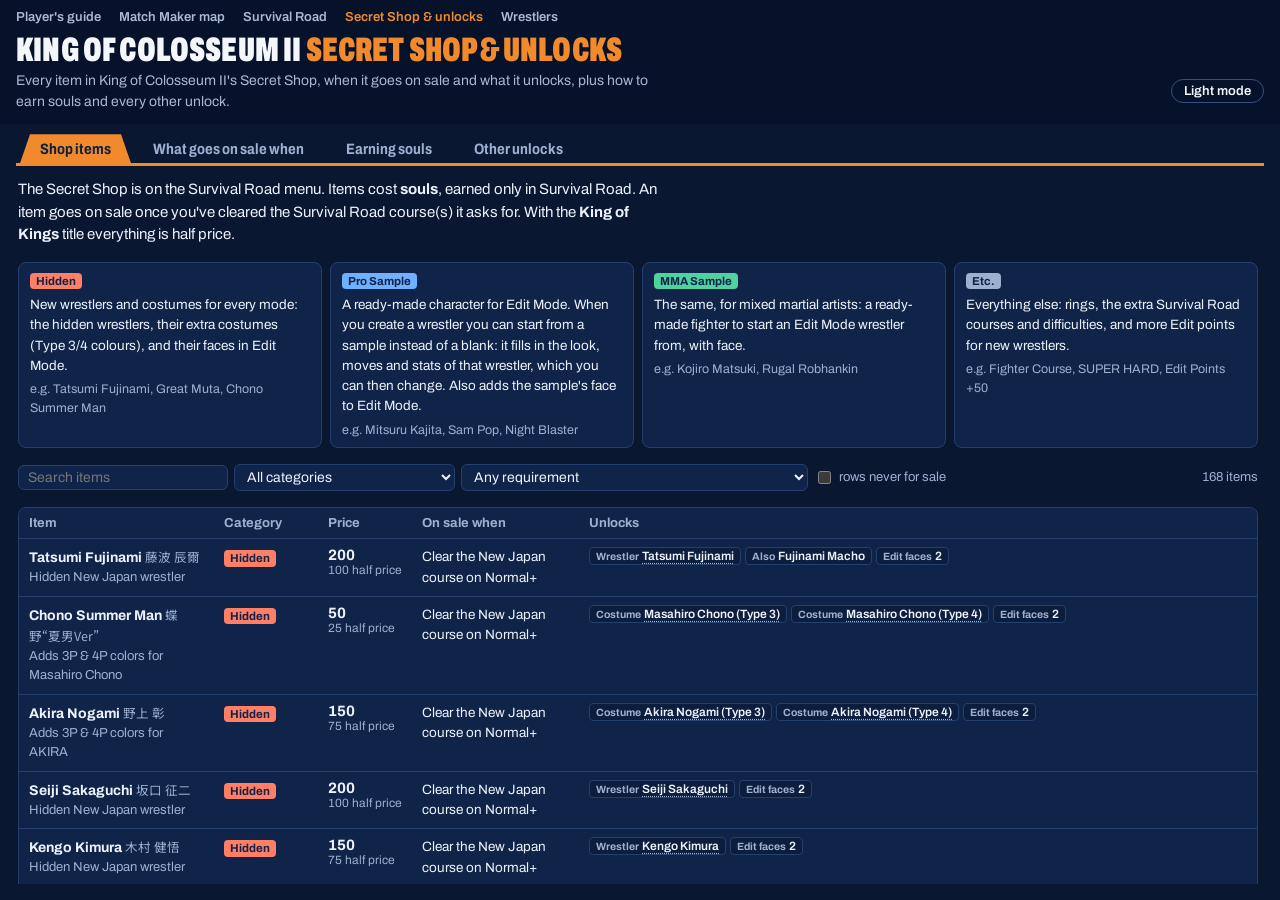
<file: docs/secret-shop/index.html>
<!doctype html>
<html lang="en">
<meta charset="utf-8">
<meta name="viewport" content="width=device-width, initial-scale=1">
<title>Secret Shop &amp; Unlocks</title>
<link rel="preconnect" href="https://fonts.googleapis.com">
<link rel="preconnect" href="https://fonts.gstatic.com" crossorigin>
<link rel="stylesheet" href="https://fonts.googleapis.com/css2?family=Archivo:wdth,wght@62..125,400..900&family=Noto+Sans+JP:wght@400;700&display=swap">
<script>
/* Dark unless the visitor picked light (the toggle in the header). */
try { document.documentElement.dataset.theme = localStorage.getItem("kc2-theme") === "light" ? "light" : "dark"; }
catch (e) { document.documentElement.dataset.theme = "dark"; }
</script>
<style>
/* Shared by the reference pages (tools/pagekit.py): colour tokens (light/dark), header, site nav,
   tabs, chips, buttons, tables and prose. Page-specific colours (--p-*) live here too. */
:root {
  /* light: steel paper and navy ink; the accent is the game's tab orange, gold is the title belt */
  --bg: #e6ebf3; --surface: #ffffff; --sunk: #eef2f8; --ink: #0d1a33; --muted: #4d5d78; --line: #c3cfe1;
  --accent: #a84a08; --accent-soft: #fde9d8; --accent-ink: #ffffff; --good: #17734a; --bad: #b42318; --hl: #8a6100; --hl-bg: #fff2cc;
  --tab: #e8781f; --tab-ink: #10203f; --band: #0f2347; --band-ink: #f3f6fb;
  --p-njpw: #c2412d; --p-noah: #127a55; --p-ajpw: #2563b0; --p-zero1: #b06200; --p-wj: #6d45a8; --p-pancrase: #5a6573;
  --display: "Archivo", "Arial Narrow", "Helvetica Neue", sans-serif;
  --body: "Archivo", "Noto Sans JP", "Segoe UI", system-ui, sans-serif;
  --mono: var(--body);
}
@media (prefers-color-scheme: dark) { :root:not([data-theme="light"]) {
  /* dark: the game's menu blue */
  --bg: #091731; --surface: #10244a; --sunk: #0c1d3d; --ink: #edf2fa; --muted: #9db0d0; --line: #24406f;
  --accent: #ff9440; --accent-soft: #3a2614; --accent-ink: #10203f; --good: #5fd391; --bad: #ff7b72; --hl: #f5c451; --hl-bg: #33290f;
  --tab: #f08a2c; --tab-ink: #10203f; --band: #06112a; --band-ink: #f3f6fb;
  --p-njpw: #ff7f66; --p-noah: #4fd1a0; --p-ajpw: #6fb0ff; --p-zero1: #ffb347; --p-wj: #b99bff; --p-pancrase: #9db0d0;
  color-scheme: dark; } }
:root[data-theme="dark"] {
  --bg: #091731; --surface: #10244a; --sunk: #0c1d3d; --ink: #edf2fa; --muted: #9db0d0; --line: #24406f;
  --accent: #ff9440; --accent-soft: #3a2614; --accent-ink: #10203f; --good: #5fd391; --bad: #ff7b72; --hl: #f5c451; --hl-bg: #33290f;
  --tab: #f08a2c; --tab-ink: #10203f; --band: #06112a; --band-ink: #f3f6fb;
  --p-njpw: #ff7f66; --p-noah: #4fd1a0; --p-ajpw: #6fb0ff; --p-zero1: #ffb347; --p-wj: #b99bff; --p-pancrase: #9db0d0;
  color-scheme: dark; }

html, body { height: 100%; }
*, *::before, *::after { box-sizing: border-box; }
[hidden] { display: none !important; }
body { background: var(--bg); color: var(--ink); margin: 0; font: 15px/1.5 var(--body); font-variant-numeric: tabular-nums; }
:lang(ja), [lang="ja"] { font-family: "Noto Sans JP", var(--body); }
.app { display: flex; flex-direction: column; height: 100%; padding: 0 16px 16px; gap: 10px; }
/* Header: a dark band across the top, the title in heavy condensed type */
header { display: flex; flex-wrap: wrap; align-items: baseline; gap: 4px 18px; margin: 0 -16px; padding: 10px 16px 12px; background: var(--band); color: var(--band-ink); }
h1 { font: 900 34px/0.95 var(--display); font-stretch: 62%; letter-spacing: .005em; text-transform: uppercase; margin: 0; }
h1 span { color: var(--tab); }
h1 .game { color: inherit; }
.sub { color: #a9b8d3; font-size: 14px; max-width: 80ch; }
#theme { margin-left: auto; align-self: center; font: 600 13px var(--body); border: 1px solid #36507e; background: transparent; color: var(--band-ink); border-radius: 999px; padding: 4px 12px; cursor: pointer; }
/* Tabs: the game's orange slanted tab header for the open one */
nav.tabs { display: flex; gap: 2px; border-bottom: 3px solid var(--tab); flex-wrap: wrap; padding-left: 4px; }
nav.tabs button { font: 700 15px var(--body); font-stretch: 85%; background: none; border: 0; color: var(--muted); padding: 7px 20px 6px; cursor: pointer; clip-path: polygon(10px 0, calc(100% - 10px) 0, 100% 100%, 0 100%); }
nav.tabs button:hover { color: var(--ink); background: var(--sunk); }
nav.tabs button[aria-selected="true"] { color: var(--tab-ink); background: var(--tab); }
button:focus-visible, a:focus-visible, select:focus-visible, [tabindex]:focus-visible { outline: 2px solid var(--accent); outline-offset: 2px; }
.view { flex: 1; min-height: 0; }
.chip { font: 600 13px var(--body); border: 1px solid var(--line); background: var(--surface); color: var(--ink); border-radius: 999px; padding: 4px 11px 4px 9px; cursor: pointer; display: inline-flex; align-items: center; gap: 6px; }
.chip .dot { width: 9px; height: 9px; border-radius: 50%; background: var(--c); }
.chip[aria-pressed="true"] { border-color: var(--ink); box-shadow: inset 0 0 0 1px var(--ink); }
.btn { font: 600 13px var(--body); border: 1px solid var(--line); background: var(--surface); color: var(--ink); border-radius: 6px; padding: 4px 10px; cursor: pointer; }
.btn:hover { border-color: var(--ink); }
.btn[aria-pressed="true"] { border-color: var(--accent); color: var(--accent); }
a.sl { color: var(--ink); font-weight: 600; text-decoration: underline; text-decoration-color: var(--accent); text-underline-offset: 2px; cursor: pointer; }
.muted { color: var(--muted); }
.small { font-size: 13px; }
/* Tables and prose */
.wrap { max-width: 1180px; display: grid; gap: 16px; padding-bottom: 24px; }
.filters { display: flex; flex-wrap: wrap; gap: 6px; align-items: center; }
.filters select { font: 14px var(--body); padding: 4px 8px; border: 1px solid var(--line); border-radius: 6px; background: var(--surface); color: var(--ink); }
.tablebox { overflow-x: auto; border: 1px solid var(--line); border-radius: 8px; background: var(--surface); }
table { border-collapse: collapse; width: 100%; font-size: 14px; }
th, td { text-align: left; vertical-align: top; padding: 8px 10px; border-bottom: 1px solid var(--line); }
th { font: 700 13px var(--body); color: var(--muted); position: sticky; top: 0; background: var(--surface); }
td.n { font-variant-numeric: tabular-nums; white-space: nowrap; text-align: right; }
tr.first td { border-top: 2px solid var(--line); }
.prose { max-width: 72ch; display: grid; gap: 10px; }
.prose h2 { font: 900 26px/1 var(--display); font-stretch: 62%; text-transform: uppercase; margin: 14px 0 2px; justify-self: start; background: var(--tab); color: var(--tab-ink); padding: 6px 24px 4px 18px; clip-path: polygon(10px 0, calc(100% - 10px) 0, 100% 100%, 0 100%); }
.prose p, .prose li { margin: 0; }
.prose ol, .prose ul { margin: 0; padding-left: 22px; display: grid; gap: 4px; }
.prose table { font-size: 14px; }
.k { font: 600 13px ui-monospace, Menlo, monospace; background: var(--sunk); border: 1px solid var(--line); border-radius: 4px; padding: 0 4px; }
nav.site { display: flex; flex-wrap: wrap; gap: 4px 18px; font: 600 13px var(--body); width: 100%; order: -1; padding-bottom: 6px; }
nav.site a { color: #a9b8d3; text-decoration: none; }
nav.site a:hover { color: var(--band-ink); }
nav.site a[aria-current="page"] { color: var(--tab); }
.note { border-left: 3px solid var(--line); padding: 2px 0 2px 12px; color: var(--muted); font-size: 13.5px; }
@media (max-width: 900px) { .app { height: auto; min-height: 100%; } }
a.wl { color: inherit; text-decoration: underline dotted; text-decoration-color: var(--muted); text-underline-offset: 3px; }
a.wl:hover { text-decoration-style: solid; text-decoration-color: var(--accent); }
/* Controller button icons (tools/pagekit.py BUTTONS_JS and button()): the game's dark discs with
   coloured symbols */
:root { --b-disc: #20252e; --b-ring: #20252e; --b-sq: #ff7ac6; --b-x: #8fb4ff; --b-o: #ff9a5c; --b-tri: #4fd1a5; --b-pad: #eef1f5; }
:root[data-theme="dark"] { --b-disc: #2c3442; --b-ring: #4a5568; }
@media (prefers-color-scheme: dark) { :root:not([data-theme="light"]) { --b-disc: #2c3442; --b-ring: #4a5568; } }
svg.bi { width: 20px; height: 20px; vertical-align: middle; margin-right: 1px; }
svg.bi.wide { width: 26px; }
svg.bi text { font: 700 10px var(--body); fill: var(--b-pad); }
.bplus { font: 700 12px/18px var(--body); color: var(--muted); margin: 0 1px; vertical-align: middle; }
.b { white-space: nowrap; }
.vh { position: absolute; width: 1px; height: 1px; overflow: hidden; clip-path: inset(50%); white-space: nowrap; }
/* Fact markings: game text, from the code (dashed), verified in game (green), unverified (gold) */
.m { font: 600 11.5px/1 var(--body); font-style: normal; color: var(--muted); border: 1px solid var(--line); border-radius: 4px; padding: 2px 5px; white-space: nowrap; vertical-align: 1px; }
.m.c { border-style: dashed; }
.m.v { color: var(--good); border-color: color-mix(in srgb, var(--good) 45%, transparent); }
.m.u { color: var(--hl); border-color: color-mix(in srgb, var(--hl) 50%, transparent); background: var(--hl-bg); }

/* Layout: header + tabs; each tab scrolls on its own. Built by tools/shopmap.py. */
.view { overflow: auto; padding: 2px 4px 0 2px; }
.view:focus { outline: none; }
.wrap { max-width: 1240px; }
.filters input[type="search"] { font: 14px var(--body); padding: 4px 9px; border: 1px solid var(--line); border-radius: 6px; background: var(--surface); color: var(--ink); width: 210px; }
.filters label.chk { display: inline-flex; gap: 5px; align-items: center; font-size: 13px; color: var(--muted); }
.count { font-size: 13px; color: var(--muted); margin-left: auto; }
.price { font: 700 15px var(--body); font-variant-numeric: tabular-nums; white-space: nowrap; }
.price small { font-weight: 400; color: var(--muted); font-size: 12px; display: block; }
.cat { font: 700 11.5px/1 var(--body); border-radius: 4px; padding: 3px 6px 2px; white-space: nowrap; display: inline-block; color: var(--surface); background: var(--cc, var(--muted)); }
.catkey { display: grid; grid-template-columns: repeat(auto-fit, minmax(250px, 1fr)); gap: 8px; }
.catkey div { background: var(--surface); border: 1px solid var(--line); border-radius: 8px; padding: 8px 11px; display: grid; gap: 4px; align-content: start; font-size: 13.5px; }
.catkey .ex { color: var(--muted); font-size: 12.5px; }
.cat-1 { --cc: var(--p-njpw); } .cat-2 { --cc: var(--p-ajpw); } .cat-3 { --cc: var(--p-noah); } .cat-4 { --cc: var(--muted); }
.ul { display: flex; flex-wrap: wrap; gap: 4px; }
.u { font: 600 12px var(--body); border: 1px solid var(--line); border-radius: 4px; padding: 1px 6px; background: var(--sunk); white-space: nowrap; }
.u b { font-weight: 700; color: var(--muted); font-size: 10.5px; margin-right: 3px; }
.u.key { border-color: var(--hl); color: var(--hl); background: var(--hl-bg); }
.desc { font-size: 13px; color: var(--muted); }
.jp { font-size: 12.5px; color: var(--muted); }
.req { font-size: 13.5px; }
tr.unsold td { opacity: .65; }

/* The unlock ladder: one column of cards per step */
.ladder { display: grid; grid-template-columns: repeat(auto-fill, minmax(280px, 1fr)); gap: 12px; }
.rung { background: var(--surface); border: 1px solid var(--line); border-radius: 8px; padding: 10px 12px 12px; display: grid; gap: 8px; align-content: start; }
.rung h3 { margin: 0; font: 900 23px/1.1 var(--display); text-transform: uppercase; font-stretch: 62%; }
.rung .tot { font-size: 12.5px; color: var(--muted); }
.rung ul { list-style: none; margin: 0; padding: 0; display: grid; gap: 3px; font-size: 13.5px; }
.rung li { display: flex; gap: 6px; align-items: baseline; }
.rung li .nm { flex: 1; min-width: 0; }
.rung li .pr { font-variant-numeric: tabular-nums; color: var(--muted); font-size: 12.5px; }
.rung.key { border-color: var(--hl); }
.stage { font: 700 14px var(--body); color: var(--ink); margin: 6px 0 -4px; }

.cards { display: grid; grid-template-columns: repeat(auto-fill, minmax(320px, 1fr)); gap: 12px; }
.card { background: var(--surface); border: 1px solid var(--line); border-radius: 8px; padding: 12px 14px; display: grid; gap: 8px; align-content: start; }
.card h3 { margin: 0; font: 700 16px var(--body); overflow-wrap: anywhere; }
.card { min-width: 0; }
.card .u { white-space: normal; }
.card .vf { font-size: 12.5px; color: var(--muted); }
.card .src { font: 600 12.5px var(--body); color: var(--muted); }
td.n.hot { color: var(--good); font-weight: 700; }
</style>

<div class="app">
  <header>
    <h1><span class="game">King of Colosseum II</span> <span>Secret Shop &amp; Unlocks</span></h1>
    <div class="sub">Every item in King of Colosseum II's Secret Shop, when it goes on sale and what it unlocks, plus how to earn souls and every other unlock.</div>
    <button id="theme" type="button"></button>
    <nav class="site" aria-label="Reference pages"><a href="../guide/">Player's guide</a><a href="../matchmaker-map/">Match Maker map</a><a href="../survival-road/">Survival Road</a><a href="../secret-shop/" aria-current="page">Secret Shop & unlocks</a><a href="../wrestlers/">Wrestlers</a></nav>
  </header>
  <nav class="tabs" role="tablist">
    <button role="tab" id="t-items" aria-selected="true" aria-controls="items">Shop items</button>
    <button role="tab" id="t-ladder" aria-selected="false" aria-controls="ladder">What goes on sale when</button>
    <button role="tab" id="t-souls" aria-selected="false" aria-controls="souls">Earning souls</button>
    <button role="tab" id="t-other" aria-selected="false" aria-controls="other">Other unlocks</button>
  </nav>

  <section class="view" id="items" role="tabpanel">
    <div class="wrap">
      <div class="prose"><p>The Secret Shop is on the Survival Road menu. Items cost <b>souls</b>, earned only in Survival Road. An item goes on sale once you've cleared the Survival Road course(s) it asks for. With the <b>King of Kings</b> title everything is half price.</p></div>
      <div class="catkey" id="catkey"></div>
      <div class="filters">
        <input type="search" id="q" placeholder="Search items" aria-label="Search items">
        <select id="f-cat" aria-label="Category"></select>
        <select id="f-req" aria-label="Requirement"></select>
        <label class="chk"><input type="checkbox" id="f-unsold"> rows never for sale</label>
        <span class="count" id="count"></span>
      </div>
      <div class="tablebox"><table id="itable"><thead><tr><th>Item</th><th>Category</th><th>Price</th><th>On sale when</th><th>Unlocks</th></tr></thead><tbody></tbody></table></div>
    </div>
  </section>

  <section class="view" id="ladder" role="tabpanel" hidden>
    <div class="wrap" id="laddertext"></div>
  </section>

  <section class="view" id="souls" role="tabpanel" hidden>
    <div class="wrap" id="soulstext"></div>
  </section>

  <section class="view" id="other" role="tabpanel" hidden>
    <div class="wrap" id="othertext"></div>
  </section>
</div>

<script type="application/json" id="data">{"meta":{"source":"KC2FIRE.000 entries 2396 (items), 2397 (categories), 2400 (courses); flags cross-referenced with 1999, 1452, 2010; rules from the executable","shop_screen":"0x1c96c0 (Survival Road menu -> Secret Shop; called from 0x1bcce0 / 0x1bcdb0)","state":"one byte per row at 0x334fe0+0x55ac+row: 0 hidden, 1 for sale, 2 bought (system save)","english_key_problems":[]},"currency":{"name":"souls","name_jp":"魂","cap":9999,"where":"Survival data +4 (0x334fe4)","earned_in":"Survival Road only: after every match souls += per-match souls + title bonus (0x1bc950-0x1bcaa8)","per_match":{"Easy":{"rating < 40":5,"40-59":10,"60-79":20,"80-99":50,"100":100},"Normal":{"rating < 40":10,"40-59":30,"60-79":50,"80-99":100,"100":200},"Hard":{"rating < 40":20,"40-59":60,"60-79":100,"80-99":150,"100":300},"Super Hard":{"rating < 40":40,"40-59":120,"60-79":200,"80-99":300,"100":600},"Master":{"rating < 40":80,"40-59":240,"60-79":400,"80-99":600,"100":1200}},"title_bonus":{"King of Kings":{"80-99":300,"100":500},"Soul Evangelist":{"80-99":100,"100":200},"Mr. Pro Wrestling":{"80-99":75,"100":150},"Entertainer":{"80-99":50,"100":100},"Rough Diamond":{"80-99":50,"100":0},"Struggling Midcarder":{"80-99":25,"100":0}},"titles":[{"id":1,"jp":"キング・オブ・キングス","en":"King of Kings","condition":"average of the last 10 ratings 80+ and at least one 100 (or average 100); shop prices halved"},{"id":2,"jp":"魂の伝道師","en":"Soul Evangelist","condition":"average 80-99, no 100 among the last 10"},{"id":3,"jp":"Ｍｒ．プロレス","en":"Mr. Pro Wrestling","condition":"average 60-79, four or more 80-99 ratings"},{"id":4,"jp":"エンターテイナー","en":"Entertainer","condition":"average 60-79, two or three 80-99 ratings"},{"id":5,"jp":"未完の大器","en":"Rough Diamond","condition":"average 60-79, one 80-99 rating"},{"id":6,"jp":"悩める中堅","en":"Struggling Midcarder","condition":"average 60-79, no 80-99 rating"},{"id":7,"jp":"グリーンボーイ","en":"Green Boy","condition":"average 40-59"},{"id":8,"jp":"学生プロレス並","en":"Backyard Wrestler","condition":"average below 40"}],"half_price":"title 1 (King of Kings): every price halved, rounded down (0x1c9bf4)","edit_points":"not a currency: 200 + 50 per bought Edit Points +50 item, max 400 (0x1c9390 -> 0x3e9a5c)"},"difficulties":[{"id":1,"jp":"イージー","en":"Easy","unlock":"always"},{"id":2,"jp":"ノーマル","en":"Normal","unlock":"always"},{"id":3,"jp":"ハード","en":"Hard","unlock":"always"},{"id":4,"jp":"Sハード","en":"Super Hard","unlock":"buy SUPER HARD"},{"id":5,"jp":"マスター","en":"Master","unlock":"buy MASTER"}],"courses":[{"id":1,"jp":"新日本","en":"New Japan","playable":true,"note":""},{"id":2,"jp":"ノア","en":"NOAH","playable":true,"note":""},{"id":3,"jp":"全日本","en":"All Japan","playable":true,"note":""},{"id":4,"jp":"ゼロワン","en":"ZERO-ONE","playable":true,"note":""},{"id":5,"jp":"WJ","en":"WJ","playable":true,"note":""},{"id":6,"jp":"パンクラス","en":"Pancrase","playable":false,"note":"cut: always skipped by the course list (0x1c2f94)"},{"id":7,"jp":"格闘家","en":"Fighter","playable":true,"note":"hidden until the Fighter Course item is bought; singles only"},{"id":8,"jp":"Sスターズ","en":"S-Stars","playable":true,"note":"hidden until the S-Stars Course item is bought"}],"categories":[{"id":1,"jp":"隠しレスラー","en":"Hidden","help_jp":"レスラー／カラーなどのデータ類を各種モードに追加","help_en":"Adds wrestlers, colors etc. to the modes"},{"id":2,"jp":"レスラーサンプル","en":"Pro Sample","help_jp":"レスラーサンプルをエディットモードに追加","help_en":"Adds pro wrestler samples to Edit mode"},{"id":3,"jp":"格闘家サンプル","en":"MMA Sample","help_jp":"格闘家サンプルをエディットモードに追加","help_en":"Adds MMA fighter samples to Edit mode"},{"id":4,"jp":"Ｅｔｃ．","en":"Etc.","help_jp":"その他の様々なデータ類を各種モードに追加","help_en":"Adds various other data to the modes"}],"items":[{"row":1,"id":60,"flag":60,"name_jp":"藤波 辰爾","name_en":"Tatsumi Fujinami","category":1,"category_en":"Hidden","description_jp":"新日本プロレス所属の隠しレスラー","description_en":"Hidden New Japan wrestler","price":200,"price_half":100,"currency":"souls","requirement":{"type":"course","course":1,"course_en":"New Japan","difficulty":2,"difficulty_en":"Normal","text":"Clear the New Japan course on Normal or harder"},"sold":true,"bought_with":null,"portrait":2475,"unlocks":[{"kind":"wrestler","target":0,"flag":6,"name":"Tatsumi Fujinami","name_jp":"藤波 辰爾"},{"kind":"edit_part","target":0,"list":"A","name":"Tatsumi Fujinami","name_jp":"藤波　辰爾"},{"kind":"edit_part","target":2284,"list":"B","name":"Tatsumi Fujinami","name_jp":"藤波　辰爾"},{"kind":"linked_item","target":61,"name":"Fujinami Macho","name_jp":"藤波“マッチョVer”"}]},{"row":2,"id":61,"flag":61,"name_jp":"藤波“マッチョVer”","name_en":"Fujinami Macho","category":null,"category_en":null,"description_jp":"","description_en":"","price":null,"price_half":null,"currency":null,"requirement":null,"sold":false,"bought_with":60,"portrait":null,"unlocks":[{"kind":"edit_part","target":1,"list":"A","name":"T. Fujinami \"M Dragon\"","name_jp":"藤波　辰巳“ＭドラゴンＶｅｒ”"},{"kind":"edit_part","target":2285,"list":"B","name":"T. Fujinami \"M Dragon\"","name_jp":"藤波　辰巳“ＭドラゴンＶｅｒ”"}]},{"row":3,"id":62,"flag":62,"name_jp":"蝶野“夏男Ver”","name_en":"Chono Summer Man","category":1,"category_en":"Hidden","description_jp":"蝶野 正洋の３Ｐ＆４Ｐカラー追加","description_en":"Adds 3P & 4P colors for Masahiro Chono","price":50,"price_half":25,"currency":"souls","requirement":{"type":"course","course":1,"course_en":"New Japan","difficulty":2,"difficulty_en":"Normal","text":"Clear the New Japan course on Normal or harder"},"sold":true,"bought_with":null,"portrait":2785,"unlocks":[{"kind":"variant","target":6,"flag":26,"wrestler":1,"type":3,"name":"Masahiro Chono (Type 3)","name_jp":"蝶野 正洋"},{"kind":"variant","target":7,"flag":27,"wrestler":1,"type":4,"name":"Masahiro Chono (Type 4)","name_jp":"蝶野 正洋"},{"kind":"edit_part","target":3,"list":"A","name":"M. Chono \"Summer Man\"","name_jp":"蝶野　正洋“夏男Ｖｅｒ”"},{"kind":"edit_part","target":2287,"list":"B","name":"M. Chono \"Summer Man\"","name_jp":"蝶野　正洋“夏男Ｖｅｒ”"}]},{"row":4,"id":63,"flag":63,"name_jp":"野上 彰","name_en":"Akira Nogami","category":1,"category_en":"Hidden","description_jp":"ＡＫＩＲＡの３Ｐ＆４Ｐカラー追加","description_en":"Adds 3P & 4P colors for AKIRA","price":150,"price_half":75,"currency":"souls","requirement":{"type":"course","course":1,"course_en":"New Japan","difficulty":2,"difficulty_en":"Normal","text":"Clear the New Japan course on Normal or harder"},"sold":true,"bought_with":null,"portrait":2786,"unlocks":[{"kind":"variant","target":92,"flag":28,"wrestler":26,"type":3,"name":"Akira Nogami (Type 3)","name_jp":"野上 彰"},{"kind":"variant","target":93,"flag":29,"wrestler":26,"type":4,"name":"Akira Nogami (Type 4)","name_jp":"野上 彰"},{"kind":"edit_part","target":49,"list":"A","name":"Akira Nogami","name_jp":"野上　彰"},{"kind":"edit_part","target":2333,"list":"B","name":"Akira Nogami","name_jp":"野上　彰"}]},{"row":5,"id":64,"flag":64,"name_jp":"坂口 征二","name_en":"Seiji Sakaguchi","category":1,"category_en":"Hidden","description_jp":"新日本プロレス所属の隠しレスラー","description_en":"Hidden New Japan wrestler","price":200,"price_half":100,"currency":"souls","requirement":{"type":"course","course":1,"course_en":"New Japan","difficulty":2,"difficulty_en":"Normal","text":"Clear the New Japan course on Normal or harder"},"sold":true,"bought_with":null,"portrait":2514,"unlocks":[{"kind":"wrestler","target":39,"flag":7,"name":"Seiji Sakaguchi","name_jp":"坂口 征二"},{"kind":"edit_part","target":66,"list":"A","name":"Seiji Sakaguchi","name_jp":"坂口　征二"},{"kind":"edit_part","target":2350,"list":"B","name":"Seiji Sakaguchi","name_jp":"坂口　征二"}]},{"row":6,"id":65,"flag":65,"name_jp":"木村 健悟","name_en":"Kengo Kimura","category":1,"category_en":"Hidden","description_jp":"新日本プロレス所属の隠しレスラー","description_en":"Hidden New Japan wrestler","price":150,"price_half":75,"currency":"souls","requirement":{"type":"course","course":1,"course_en":"New Japan","difficulty":2,"difficulty_en":"Normal","text":"Clear the New Japan course on Normal or harder"},"sold":true,"bought_with":null,"portrait":2515,"unlocks":[{"kind":"wrestler","target":40,"flag":8,"name":"Kengo Kimura","name_jp":"木村 健悟"},{"kind":"edit_part","target":67,"list":"A","name":"Kengo Kimura","name_jp":"木村　健悟"},{"kind":"edit_part","target":2351,"list":"B","name":"Kengo Kimura","name_jp":"木村　健悟"}]},{"row":7,"id":66,"flag":66,"name_jp":"木戸 修","name_en":"Osamu Kido","category":1,"category_en":"Hidden","description_jp":"新日本プロレス所属の隠しレスラー","description_en":"Hidden New Japan wrestler","price":150,"price_half":75,"currency":"souls","requirement":{"type":"course","course":1,"course_en":"New Japan","difficulty":2,"difficulty_en":"Normal","text":"Clear the New Japan course on Normal or harder"},"sold":true,"bought_with":null,"portrait":2516,"unlocks":[{"kind":"wrestler","target":41,"flag":9,"name":"Osamu Kido","name_jp":"木戸 修"},{"kind":"edit_part","target":68,"list":"A","name":"Osamu Kido","name_jp":"木戸　修"},{"kind":"edit_part","target":2352,"list":"B","name":"Osamu Kido","name_jp":"木戸　修"}]},{"row":8,"id":67,"flag":67,"name_jp":"山崎 一夫","name_en":"Kazuo Yamazaki","category":1,"category_en":"Hidden","description_jp":"新日本プロレス所属の隠しレスラー","description_en":"Hidden New Japan wrestler","price":150,"price_half":75,"currency":"souls","requirement":{"type":"course","course":1,"course_en":"New Japan","difficulty":2,"difficulty_en":"Normal","text":"Clear the New Japan course on Normal or harder"},"sold":true,"bought_with":null,"portrait":2517,"unlocks":[{"kind":"wrestler","target":42,"flag":10,"name":"Kazuo Yamazaki","name_jp":"山崎 一夫"},{"kind":"edit_part","target":69,"list":"A","name":"Kazuo Yamazaki","name_jp":"山崎　一夫"},{"kind":"edit_part","target":2353,"list":"B","name":"Kazuo Yamazaki","name_jp":"山崎　一夫"}]},{"row":9,"id":68,"flag":68,"name_jp":"Ｓ・Ｓ・マシン","name_en":"S.S. Machine","category":1,"category_en":"Hidden","description_jp":"新日本プロレス所属の隠しレスラー","description_en":"Hidden New Japan wrestler","price":200,"price_half":100,"currency":"souls","requirement":{"type":"course","course":1,"course_en":"New Japan","difficulty":2,"difficulty_en":"Normal","text":"Clear the New Japan course on Normal or harder"},"sold":true,"bought_with":null,"portrait":2518,"unlocks":[{"kind":"wrestler","target":43,"flag":11,"name":"Super Strong Machine","name_jp":"マシン スーパー・ストロング"},{"kind":"edit_part","target":70,"list":"A","name":"S.S. Machine","name_jp":"Ｓ・Ｓ・マシン"},{"kind":"edit_part","target":2354,"list":"B","name":"S.S. Machine","name_jp":"Ｓ・Ｓ・マシン"},{"kind":"linked_item","target":69,"name":"Junji Hirata","name_jp":"平田 淳嗣"}]},{"row":10,"id":69,"flag":69,"name_jp":"平田 淳嗣","name_en":"Junji Hirata","category":null,"category_en":null,"description_jp":"","description_en":"","price":null,"price_half":null,"currency":null,"requirement":null,"sold":false,"bought_with":68,"portrait":null,"unlocks":[{"kind":"edit_part","target":71,"list":"A","name":"Junji Hirata","name_jp":"平田　淳嗣"},{"kind":"edit_part","target":2355,"list":"B","name":"Junji Hirata","name_jp":"平田　淳嗣"}]},{"row":11,"id":70,"flag":70,"name_jp":"小林 邦昭","name_en":"Kuniaki Kobayashi","category":1,"category_en":"Hidden","description_jp":"新日本プロレス所属の隠しレスラー","description_en":"Hidden New Japan wrestler","price":150,"price_half":75,"currency":"souls","requirement":{"type":"course","course":1,"course_en":"New Japan","difficulty":2,"difficulty_en":"Normal","text":"Clear the New Japan course on Normal or harder"},"sold":true,"bought_with":null,"portrait":2519,"unlocks":[{"kind":"wrestler","target":44,"flag":12,"name":"Kuniaki Kobayashi","name_jp":"小林 邦昭"},{"kind":"edit_part","target":72,"list":"A","name":"Kuniaki Kobayashi","name_jp":"小林　邦昭"},{"kind":"edit_part","target":2356,"list":"B","name":"Kuniaki Kobayashi","name_jp":"小林　邦昭"}]},{"row":12,"id":71,"flag":71,"name_jp":"山本 小鉄","name_en":"Kotetsu Yamamoto","category":null,"category_en":null,"description_jp":"","description_en":"","price":null,"price_half":null,"currency":null,"requirement":null,"sold":false,"bought_with":null,"portrait":null,"unlocks":[{"kind":"wrestler","target":45,"flag":13,"name":"Yamamoto Kotetsu","name_jp":"小鉄 山本"},{"kind":"edit_part","target":73,"list":"A","name":"Kotetsu Yamamoto","name_jp":"山本　小鉄"},{"kind":"edit_part","target":2357,"list":"B","name":"Kotetsu Yamamoto","name_jp":"山本　小鉄"}],"note":"Dojo reward (0x17ac80), skipped by the shop exit loop"},{"row":13,"id":72,"flag":72,"name_jp":"ブラック・キャット","name_en":"Black Cat","category":1,"category_en":"Hidden","description_jp":"新日本プロレス所属の隠しレスラー","description_en":"Hidden New Japan wrestler","price":100,"price_half":50,"currency":"souls","requirement":{"type":"course","course":1,"course_en":"New Japan","difficulty":2,"difficulty_en":"Normal","text":"Clear the New Japan course on Normal or harder"},"sold":true,"bought_with":null,"portrait":2525,"unlocks":[{"kind":"wrestler","target":50,"flag":14,"name":"Black Cat","name_jp":"キャット ブラック"},{"kind":"edit_part","target":80,"list":"A","name":"Black Cat","name_jp":"ブラック・キャット"},{"kind":"edit_part","target":2364,"list":"B","name":"Black Cat","name_jp":"ブラック・キャット"}]},{"row":14,"id":73,"flag":73,"name_jp":"三沢“超世代Ver”","name_en":"Misawa Super Gen.","category":1,"category_en":"Hidden","description_jp":"三沢 光晴の３Ｐ＆４Ｐカラー追加","description_en":"Adds 3P & 4P colors for Mitsuharu Misawa","price":50,"price_half":25,"currency":"souls","requirement":{"type":"course","course":2,"course_en":"NOAH","difficulty":2,"difficulty_en":"Normal","text":"Clear the NOAH course on Normal or harder"},"sold":true,"bought_with":null,"portrait":2787,"unlocks":[{"kind":"variant","target":154,"flag":30,"wrestler":51,"type":3,"name":"Mitsuharu Misawa (Type 3)","name_jp":"三沢 光晴"},{"kind":"variant","target":155,"flag":31,"wrestler":51,"type":4,"name":"Mitsuharu Misawa (Type 4)","name_jp":"三沢 光晴"},{"kind":"edit_part","target":82,"list":"A","name":"M. Misawa \"Super Gen.\"","name_jp":"三沢　光晴“超世代Ｖｅｒ”"},{"kind":"edit_part","target":2366,"list":"B","name":"M. Misawa \"Super Gen.\"","name_jp":"三沢　光晴“超世代Ｖｅｒ”"}]},{"row":15,"id":74,"flag":74,"name_jp":"小橋“超世代Ver”","name_en":"Kobashi Chosedai","category":1,"category_en":"Hidden","description_jp":"小橋 建太の４Ｐカラー追加","description_en":"Adds a 4P color for Kenta Kobashi","price":50,"price_half":25,"currency":"souls","requirement":{"type":"course","course":2,"course_en":"NOAH","difficulty":2,"difficulty_en":"Normal","text":"Clear the NOAH course on Normal or harder"},"sold":true,"bought_with":null,"portrait":2788,"unlocks":[{"kind":"variant","target":159,"flag":32,"wrestler":52,"type":4,"name":"Kenta Kobashi (Type 4)","name_jp":"小橋 健太"},{"kind":"edit_part","target":85,"list":"A","name":"K. Kobashi \"Chosedai\"","name_jp":"小橋　健太“超世代Ｖｅｒ”"},{"kind":"edit_part","target":2369,"list":"B","name":"K. Kobashi \"Chosedai\"","name_jp":"小橋　健太“超世代Ｖｅｒ”"}]},{"row":16,"id":75,"flag":75,"name_jp":"田上“聖鬼軍Ver”","name_en":"Taue Holy Demon","category":1,"category_en":"Hidden","description_jp":"田上 明の３Ｐ＆４Ｐカラー追加","description_en":"Adds 3P & 4P colors for Akira Taue","price":50,"price_half":25,"currency":"souls","requirement":{"type":"course","course":2,"course_en":"NOAH","difficulty":2,"difficulty_en":"Normal","text":"Clear the NOAH course on Normal or harder"},"sold":true,"bought_with":null,"portrait":2789,"unlocks":[{"kind":"variant","target":162,"flag":33,"wrestler":53,"type":3,"name":"Akira Taue (Type 3)","name_jp":"田上 明"},{"kind":"variant","target":163,"flag":34,"wrestler":53,"type":4,"name":"Akira Taue (Type 4)","name_jp":"田上 明"},{"kind":"edit_part","target":87,"list":"A","name":"A. Taue \"Holy Demon\"","name_jp":"田上　明“聖鬼軍Ｖｅｒ”"},{"kind":"edit_part","target":2371,"list":"B","name":"A. Taue \"Holy Demon\"","name_jp":"田上　明“聖鬼軍Ｖｅｒ”"}]},{"row":17,"id":76,"flag":76,"name_jp":"菊地“超世代Ver”","name_en":"Kikuchi Super Gen.","category":1,"category_en":"Hidden","description_jp":"菊地 毅の４Ｐカラー追加","description_en":"Adds a 4P color for Tsuyoshi Kikuchi","price":50,"price_half":25,"currency":"souls","requirement":{"type":"course","course":2,"course_en":"NOAH","difficulty":2,"difficulty_en":"Normal","text":"Clear the NOAH course on Normal or harder"},"sold":true,"bought_with":null,"portrait":2790,"unlocks":[{"kind":"variant","target":218,"flag":36,"wrestler":69,"type":4,"name":"Tsuyoshi Kikuchi (Type 4)","name_jp":"菊地 毅"},{"kind":"edit_part","target":109,"list":"A","name":"Kikuchi \"Super Gen.\"","name_jp":"菊地　毅“超世代ｖｅｒ”"},{"kind":"edit_part","target":2393,"list":"B","name":"Kikuchi \"Super Gen.\"","name_jp":"菊地　毅“超世代ｖｅｒ”"}]},{"row":18,"id":77,"flag":77,"name_jp":"浅子 覚","name_en":"Satoru Asako","category":1,"category_en":"Hidden","description_jp":"プロレスリング・ノア所属の隠しレスラー","description_en":"Hidden NOAH wrestler","price":100,"price_half":50,"currency":"souls","requirement":{"type":"course","course":2,"course_en":"NOAH","difficulty":2,"difficulty_en":"Normal","text":"Clear the NOAH course on Normal or harder"},"sold":true,"bought_with":null,"portrait":2550,"unlocks":[{"kind":"wrestler","target":75,"flag":15,"name":"Satoru Asako","name_jp":"浅子 覚"},{"kind":"edit_part","target":120,"list":"A","name":"Satoru Asako","name_jp":"浅子　覚"},{"kind":"edit_part","target":2404,"list":"B","name":"Satoru Asako","name_jp":"浅子　覚"}]},{"row":19,"id":78,"flag":78,"name_jp":"ラッシャー木村","name_en":"Rusher Kimura","category":1,"category_en":"Hidden","description_jp":"プロレスリング・ノア所属の隠しレスラー","description_en":"Hidden NOAH wrestler","price":150,"price_half":75,"currency":"souls","requirement":{"type":"course","course":2,"course_en":"NOAH","difficulty":2,"difficulty_en":"Normal","text":"Clear the NOAH course on Normal or harder"},"sold":true,"bought_with":null,"portrait":2551,"unlocks":[{"kind":"wrestler","target":76,"flag":16,"name":"Rusher Kimura","name_jp":"木村 ラッシャー"},{"kind":"edit_part","target":121,"list":"A","name":"Rusher Kimura","name_jp":"ラッシャー木村"},{"kind":"edit_part","target":2405,"list":"B","name":"Rusher Kimura","name_jp":"ラッシャー木村"}]},{"row":20,"id":79,"flag":79,"name_jp":"マイティ井上","name_en":"Mighty Inoue","category":1,"category_en":"Hidden","description_jp":"プロレスリング・ノア所属の隠しレスラー","description_en":"Hidden NOAH wrestler","price":100,"price_half":50,"currency":"souls","requirement":{"type":"course","course":2,"course_en":"NOAH","difficulty":2,"difficulty_en":"Normal","text":"Clear the NOAH course on Normal or harder"},"sold":true,"bought_with":null,"portrait":2554,"unlocks":[{"kind":"wrestler","target":79,"flag":17,"name":"Inoue Mighty","name_jp":"マイティ 井上"},{"kind":"edit_part","target":124,"list":"A","name":"Mighty Inoue","name_jp":"マイティ井上"},{"kind":"edit_part","target":2408,"list":"B","name":"Mighty Inoue","name_jp":"マイティ井上"}]},{"row":21,"id":80,"flag":80,"name_jp":"武藤“NBMVer”","name_en":"Mutoh NBM","category":1,"category_en":"Hidden","description_jp":"武藤 敬司の３Ｐカラー追加","description_en":"Adds a 3P color for Keiji Mutoh","price":50,"price_half":25,"currency":"souls","requirement":{"type":"course","course":3,"course_en":"All Japan","difficulty":2,"difficulty_en":"Normal","text":"Clear the All Japan course on Normal or harder"},"sold":true,"bought_with":null,"portrait":2791,"unlocks":[{"kind":"variant","target":251,"flag":37,"wrestler":82,"type":3,"name":"Keiji Mutoh (Type 3)","name_jp":"武藤 敬司"},{"kind":"edit_part","target":129,"list":"A","name":"Keiji Mutoh \"NBM\"","name_jp":"武藤　敬司“ＮＢＭＶｅｒ”"},{"kind":"edit_part","target":2413,"list":"B","name":"Keiji Mutoh \"NBM\"","name_jp":"武藤　敬司“ＮＢＭＶｅｒ”"}]},{"row":22,"id":81,"flag":81,"name_jp":"武藤“バク進Ver”","name_en":"Mutoh Bakushin","category":1,"category_en":"Hidden","description_jp":"武藤 敬司の４Ｐカラー追加","description_en":"Adds a 4P color for Keiji Mutoh","price":50,"price_half":25,"currency":"souls","requirement":{"type":"course","course":3,"course_en":"All Japan","difficulty":2,"difficulty_en":"Normal","text":"Clear the All Japan course on Normal or harder"},"sold":true,"bought_with":null,"portrait":2792,"unlocks":[{"kind":"variant","target":252,"flag":38,"wrestler":82,"type":4,"name":"Keiji Mutoh (Type 4)","name_jp":"武藤 敬司"},{"kind":"edit_part","target":130,"list":"A","name":"K. Mutoh \"Bakushin\"","name_jp":"武藤　敬司“バク進Ｖｅｒ”"},{"kind":"edit_part","target":2414,"list":"B","name":"K. Mutoh \"Bakushin\"","name_jp":"武藤　敬司“バク進Ｖｅｒ”"}]},{"row":23,"id":82,"flag":82,"name_jp":"グレート・ムタ","name_en":"Great Muta","category":1,"category_en":"Hidden","description_jp":"全日本プロレス所属の隠しレスラー","description_en":"Hidden All Japan wrestler","price":500,"price_half":250,"currency":"souls","requirement":{"type":"course","course":3,"course_en":"All Japan","difficulty":2,"difficulty_en":"Normal","text":"Clear the All Japan course on Normal or harder"},"sold":true,"bought_with":null,"portrait":2558,"unlocks":[{"kind":"wrestler","target":83,"flag":18,"name":"Great Muta","name_jp":"ムタ グレート"},{"kind":"edit_part","target":131,"list":"A","name":"Great Muta","name_jp":"グレート・ムタ"},{"kind":"edit_part","target":2415,"list":"B","name":"Great Muta","name_jp":"グレート・ムタ"},{"kind":"linked_item","target":83,"name":"Muta Jason","name_jp":"ムタ“ジェイソンVer”"},{"kind":"linked_item","target":84,"name":"Muta Retro","name_jp":"ムタ“レトロVer”"},{"kind":"linked_item","target":85,"name":"Muta Hood","name_jp":"ムタズキン"},{"kind":"linked_item","target":86,"name":"Muta Gray Hood","name_jp":"ムタグレーズキン"},{"kind":"linked_item","target":87,"name":"Muta Skull Hood","name_jp":"ムタドクロズキン"},{"kind":"linked_item","target":88,"name":"Muta Mecha Hood","name_jp":"ムタメカズキン"},{"kind":"linked_item","target":89,"name":"Muta Spider Hood","name_jp":"ムタスパイダーズキン"}]},{"row":24,"id":83,"flag":83,"name_jp":"ムタ“ジェイソンVer”","name_en":"Muta Jason","category":null,"category_en":null,"description_jp":"","description_en":"","price":null,"price_half":null,"currency":null,"requirement":null,"sold":false,"bought_with":82,"portrait":null,"unlocks":[{"kind":"edit_part","target":132,"list":"A","name":"Great Muta \"Jason\"","name_jp":"グレート・ムタ“ジェイソンＶｅｒ”"},{"kind":"edit_part","target":2416,"list":"B","name":"Great Muta \"Jason\"","name_jp":"グレート・ムタ“ジェイソンＶｅｒ”"}]},{"row":25,"id":84,"flag":84,"name_jp":"ムタ“レトロVer”","name_en":"Muta Retro","category":null,"category_en":null,"description_jp":"","description_en":"","price":null,"price_half":null,"currency":null,"requirement":null,"sold":false,"bought_with":82,"portrait":null,"unlocks":[{"kind":"edit_part","target":133,"list":"A","name":"Great Muta \"Retro\"","name_jp":"グレート・ムタ“レトロＶｅｒ”"},{"kind":"edit_part","target":2417,"list":"B","name":"Great Muta \"Retro\"","name_jp":"グレート・ムタ“レトロＶｅｒ”"}]},{"row":26,"id":85,"flag":85,"name_jp":"ムタズキン","name_en":"Muta Hood","category":null,"category_en":null,"description_jp":"","description_en":"","price":null,"price_half":null,"currency":null,"requirement":null,"sold":false,"bought_with":82,"portrait":null,"unlocks":[{"kind":"edit_part","target":134,"list":"A","name":"Muta Hood","name_jp":"ムタズキン"},{"kind":"edit_part","target":2418,"list":"B","name":"Muta Hood","name_jp":"ムタズキン"}]},{"row":27,"id":86,"flag":86,"name_jp":"ムタグレーズキン","name_en":"Muta Gray Hood","category":null,"category_en":null,"description_jp":"","description_en":"","price":null,"price_half":null,"currency":null,"requirement":null,"sold":false,"bought_with":82,"portrait":null,"unlocks":[{"kind":"edit_part","target":135,"list":"A","name":"Muta Gray Hood","name_jp":"ムタグレーズキン"},{"kind":"edit_part","target":2419,"list":"B","name":"Muta Gray Hood","name_jp":"ムタグレーズキン"}]},{"row":28,"id":87,"flag":87,"name_jp":"ムタドクロズキン","name_en":"Muta Skull Hood","category":null,"category_en":null,"description_jp":"","description_en":"","price":null,"price_half":null,"currency":null,"requirement":null,"sold":false,"bought_with":82,"portrait":null,"unlocks":[{"kind":"edit_part","target":136,"list":"A","name":"Muta Skull Hood","name_jp":"ムタドクロズキン"},{"kind":"edit_part","target":2420,"list":"B","name":"Muta Skull Hood","name_jp":"ムタドクロズキン"}]},{"row":29,"id":88,"flag":88,"name_jp":"ムタメカズキン","name_en":"Muta Mecha Hood","category":null,"category_en":null,"description_jp":"","description_en":"","price":null,"price_half":null,"currency":null,"requirement":null,"sold":false,"bought_with":82,"portrait":null,"unlocks":[{"kind":"edit_part","target":137,"list":"A","name":"Muta Mecha Hood","name_jp":"ムタメカズキン"},{"kind":"edit_part","target":2421,"list":"B","name":"Muta Mecha Hood","name_jp":"ムタメカズキン"}]},{"row":30,"id":89,"flag":89,"name_jp":"ムタスパイダーズキン","name_en":"Muta Spider Hood","category":null,"category_en":null,"description_jp":"","description_en":"","price":null,"price_half":null,"currency":null,"requirement":null,"sold":false,"bought_with":82,"portrait":null,"unlocks":[{"kind":"edit_part","target":138,"list":"A","name":"Muta Spider Hood","name_jp":"ムタスパイダーズキン"},{"kind":"edit_part","target":2422,"list":"B","name":"Muta Spider Hood","name_jp":"ムタスパイダーズキン"}]},{"row":31,"id":90,"flag":90,"name_jp":"黒師無双","name_en":"Kokushi Muso","category":1,"category_en":"Hidden","description_jp":"全日本プロレス所属の隠しレスラー","description_en":"Hidden All Japan wrestler","price":300,"price_half":150,"currency":"souls","requirement":{"type":"course","course":3,"course_en":"All Japan","difficulty":2,"difficulty_en":"Normal","text":"Clear the All Japan course on Normal or harder"},"sold":true,"bought_with":null,"portrait":2559,"unlocks":[{"kind":"wrestler","target":84,"flag":19,"name":"Muso Kokushi","name_jp":"黒師 無双"},{"kind":"edit_part","target":139,"list":"A","name":"Kokushi Muso","name_jp":"黒師無双"},{"kind":"edit_part","target":2423,"list":"B","name":"Kokushi Muso","name_jp":"黒師無双"},{"kind":"linked_item","target":91,"name":"Kokushi Muso Hat","name_jp":"カサ黒師無双"}]},{"row":32,"id":91,"flag":91,"name_jp":"カサ黒師無双","name_en":"Kokushi Muso Hat","category":null,"category_en":null,"description_jp":"","description_en":"","price":null,"price_half":null,"currency":null,"requirement":null,"sold":false,"bought_with":90,"portrait":null,"unlocks":[{"kind":"edit_part","target":140,"list":"A","name":"Kokushi Muso (Kasa)","name_jp":"カサ黒師無双"},{"kind":"edit_part","target":2424,"list":"B","name":"Kokushi Muso (Kasa)","name_jp":"カサ黒師無双"}]},{"row":33,"id":92,"flag":92,"name_jp":"愚零斗孤士","name_en":"Great Koji","category":1,"category_en":"Hidden","description_jp":"小島 聡の４Ｐカラー追加","description_en":"Adds a 4P color for Satoshi Kojima","price":50,"price_half":25,"currency":"souls","requirement":{"type":"course","course":3,"course_en":"All Japan","difficulty":2,"difficulty_en":"Normal","text":"Clear the All Japan course on Normal or harder"},"sold":true,"bought_with":null,"portrait":2793,"unlocks":[{"kind":"variant","target":265,"flag":39,"wrestler":86,"type":4,"name":"Great Koji (Type 4)","name_jp":"孤士 愚零斗"},{"kind":"edit_part","target":144,"list":"A","name":"Great Koji","name_jp":"愚零斗孤士"},{"kind":"edit_part","target":2428,"list":"B","name":"Great Koji","name_jp":"愚零斗孤士"},{"kind":"linked_item","target":93,"name":"Great Koji Hood","name_jp":"愚零斗孤士ズキン"}]},{"row":34,"id":93,"flag":93,"name_jp":"愚零斗孤士ズキン","name_en":"Great Koji Hood","category":null,"category_en":null,"description_jp":"","description_en":"","price":null,"price_half":null,"currency":null,"requirement":null,"sold":false,"bought_with":92,"portrait":null,"unlocks":[{"kind":"edit_part","target":145,"list":"A","name":"Great Koji Hood","name_jp":"愚零斗孤士ズキン"},{"kind":"edit_part","target":2429,"list":"B","name":"Great Koji Hood","name_jp":"愚零斗孤士ズキン"}]},{"row":35,"id":94,"flag":94,"name_jp":"馳 浩“イエローVer”","name_en":"Hase Yellow","category":1,"category_en":"Hidden","description_jp":"馳 浩の３Ｐ＆４Ｐカラー追加","description_en":"Adds 3P & 4P colors for Hiroshi Hase","price":50,"price_half":25,"currency":"souls","requirement":{"type":"course","course":3,"course_en":"All Japan","difficulty":2,"difficulty_en":"Normal","text":"Clear the All Japan course on Normal or harder"},"sold":true,"bought_with":null,"portrait":2794,"unlocks":[{"kind":"variant","target":274,"flag":40,"wrestler":89,"type":3,"name":"Hiroshi Hase (Type 3)","name_jp":"馳 浩"},{"kind":"variant","target":275,"flag":41,"wrestler":89,"type":4,"name":"Hiroshi Hase (Type 4)","name_jp":"馳 浩"},{"kind":"edit_part","target":150,"list":"A","name":"H. Hase \"Yellow\"","name_jp":"馳　浩“イエローＶｅｒ”"},{"kind":"edit_part","target":2434,"list":"B","name":"H. Hase \"Yellow\"","name_jp":"馳　浩“イエローＶｅｒ”"}]},{"row":36,"id":95,"flag":95,"name_jp":"ハシフ・カーン","name_en":"Hashif Khan","category":1,"category_en":"Hidden","description_jp":"ＺＥＲＯ-ＯＮＥ所属の隠しレスラー","description_en":"Hidden ZERO-ONE wrestler","price":300,"price_half":150,"currency":"souls","requirement":{"type":"course","course":4,"course_en":"ZERO-ONE","difficulty":2,"difficulty_en":"Normal","text":"Clear the ZERO-ONE course on Normal or harder"},"sold":true,"bought_with":null,"portrait":2581,"unlocks":[{"kind":"wrestler","target":106,"flag":20,"name":"Khan Hashif","name_jp":"ハシフ カーン"},{"kind":"edit_part","target":182,"list":"A","name":"Hashif Khan","name_jp":"ハシフ・カーン"},{"kind":"edit_part","target":2466,"list":"B","name":"Hashif Khan","name_jp":"ハシフ・カーン"},{"kind":"linked_item","target":96,"name":"Hashif Khan Hat","name_jp":"ハシフ・カーン帽子"}]},{"row":37,"id":96,"flag":96,"name_jp":"ハシフ・カーン帽子","name_en":"Hashif Khan Hat","category":null,"category_en":null,"description_jp":"","description_en":"","price":null,"price_half":null,"currency":null,"requirement":null,"sold":false,"bought_with":95,"portrait":null,"unlocks":[{"kind":"edit_part","target":183,"list":"A","name":"Hashif Khan Hat","name_jp":"ハシフ・カーン帽子"},{"kind":"edit_part","target":2467,"list":"B","name":"Hashif Khan Hat","name_jp":"ハシフ・カーン帽子"}]},{"row":38,"id":97,"flag":97,"name_jp":"SHOGUN","name_en":"SHOGUN","category":1,"category_en":"Hidden","description_jp":"ＺＥＲＯ-ＯＮＥ所属の隠しレスラー","description_en":"Hidden ZERO-ONE wrestler","price":200,"price_half":100,"currency":"souls","requirement":{"type":"course","course":4,"course_en":"ZERO-ONE","difficulty":2,"difficulty_en":"Normal","text":"Clear the ZERO-ONE course on Normal or harder"},"sold":true,"bought_with":null,"portrait":2582,"unlocks":[{"kind":"wrestler","target":107,"flag":21,"name":"SHOGUN","name_jp":"ＳＨＯＧＵＮ"},{"kind":"edit_part","target":184,"list":"A","name":"SHOGUN","name_jp":"ＳＨＯＧＵＮ"},{"kind":"edit_part","target":2468,"list":"B","name":"SHOGUN","name_jp":"ＳＨＯＧＵＮ"}]},{"row":39,"id":98,"flag":98,"name_jp":"長州 力“革命Ver”","name_en":"Choshu Revolution","category":1,"category_en":"Hidden","description_jp":"長州 力の３Ｐ＆４Ｐカラー追加","description_en":"Adds 3P & 4P colors for Riki Choshu","price":50,"price_half":25,"currency":"souls","requirement":{"type":"course","course":5,"course_en":"WJ","difficulty":2,"difficulty_en":"Normal","text":"Clear the WJ course on Normal or harder"},"sold":true,"bought_with":null,"portrait":2795,"unlocks":[{"kind":"variant","target":395,"flag":42,"wrestler":134,"type":3,"name":"Riki Choshu (Type 3)","name_jp":"長州 力"},{"kind":"variant","target":396,"flag":43,"wrestler":134,"type":4,"name":"Riki Choshu (Type 4)","name_jp":"長州 力"},{"kind":"edit_part","target":214,"list":"A","name":"Riki Choshu \"Rev.\"","name_jp":"長州　力“革命Ｖｅｒ”"},{"kind":"edit_part","target":2498,"list":"B","name":"Riki Choshu \"Rev.\"","name_jp":"長州　力“革命Ｖｅｒ”"}]},{"row":40,"id":99,"flag":99,"name_jp":"マサ・サイトー","name_en":"Masa Saito","category":1,"category_en":"Hidden","description_jp":"ＷＪ所属の隠しレスラー","description_en":"Hidden WJ wrestler","price":200,"price_half":100,"currency":"souls","requirement":{"type":"course","course":5,"course_en":"WJ","difficulty":2,"difficulty_en":"Normal","text":"Clear the WJ course on Normal or harder"},"sold":true,"bought_with":null,"portrait":2619,"unlocks":[{"kind":"wrestler","target":144,"flag":45,"name":"Saito Masa","name_jp":"マサ サイトー"},{"kind":"edit_part","target":218,"list":"A","name":"Masa Saito","name_jp":"マサ・サイトー"},{"kind":"edit_part","target":2502,"list":"B","name":"Masa Saito","name_jp":"マサ・サイトー"}]},{"row":41,"id":100,"flag":100,"name_jp":"保永 昇男","name_en":"Norio Honaga","category":1,"category_en":"Hidden","description_jp":"ＷＪ所属の隠しレスラー","description_en":"Hidden WJ wrestler","price":100,"price_half":50,"currency":"souls","requirement":{"type":"course","course":5,"course_en":"WJ","difficulty":2,"difficulty_en":"Normal","text":"Clear the WJ course on Normal or harder"},"sold":true,"bought_with":null,"portrait":2620,"unlocks":[{"kind":"wrestler","target":145,"flag":46,"name":"Norio Honaga","name_jp":"保永 昇男"},{"kind":"edit_part","target":219,"list":"A","name":"Norio Honaga","name_jp":"保永　昇男"},{"kind":"edit_part","target":2503,"list":"B","name":"Norio Honaga","name_jp":"保永　昇男"}]},{"row":42,"id":101,"flag":101,"name_jp":"健介“ハセケンVer”","name_en":"Sasaki Hase-Ken","category":1,"category_en":"Hidden","description_jp":"佐々木 健介の４Ｐカラー追加","description_en":"Adds a 4P color for Kensuke Sasaki","price":50,"price_half":25,"currency":"souls","requirement":{"type":"course","course":5,"course_en":"WJ","difficulty":2,"difficulty_en":"Normal","text":"Clear the WJ course on Normal or harder"},"sold":true,"bought_with":null,"portrait":2796,"unlocks":[{"kind":"variant","target":404,"flag":44,"wrestler":136,"type":4,"name":"Sasaki Kensuke (Type 4)","name_jp":"健介 佐々木"},{"kind":"edit_part","target":226,"list":"A","name":"K. Sasaki \"Hase-Ken\"","name_jp":"佐々木　健介“ハセケンＶｅｒ”"},{"kind":"edit_part","target":2510,"list":"B","name":"K. Sasaki \"Hase-Ken\"","name_jp":"佐々木　健介“ハセケンＶｅｒ”"}]},{"row":43,"id":102,"flag":102,"name_jp":"パワー・ウォリアー","name_en":"Power Warrior","category":1,"category_en":"Hidden","description_jp":"フリーの隠しレスラー","description_en":"Hidden freelance wrestler","price":200,"price_half":100,"currency":"souls","requirement":{"type":"course","course":5,"course_en":"WJ","difficulty":2,"difficulty_en":"Normal","text":"Clear the WJ course on Normal or harder"},"sold":true,"bought_with":null,"portrait":2612,"unlocks":[{"kind":"wrestler","target":137,"flag":22,"name":"Warrior Power","name_jp":"パワー ウォリアー"},{"kind":"edit_part","target":229,"list":"A","name":"Power Warrior","name_jp":"パワー・ウォリアー"},{"kind":"edit_part","target":2513,"list":"B","name":"Power Warrior","name_jp":"パワー・ウォリアー"}]},{"row":44,"id":103,"flag":103,"name_jp":"梶田 ミツル","name_en":"Mitsuru Kajita","category":2,"category_en":"Pro Sample","description_jp":"闘う一寸法師こと梶田ミツルのサンプル","description_en":"Mitsuru Kajita, \"Fighting Tom Thumb\"","price":20,"price_half":10,"currency":"souls","requirement":{"type":"courses","count":1,"difficulty":2,"difficulty_en":"Normal","text":"Clear 1 course on Normal or harder"},"sold":true,"bought_with":null,"portrait":2742,"unlocks":[{"kind":"edit_template","target":59,"name":"Mitsuru Kajita","name_jp":"梶田　ミツル"},{"kind":"edit_part","target":264,"list":"A","name":"Mitsuru Kajita","name_jp":"梶田　ミツル"}]},{"row":45,"id":104,"flag":104,"name_jp":"ビクトリー武蔵","name_en":"Victory Musashi","category":2,"category_en":"Pro Sample","description_jp":"闘いの伝説ことビクトリー武蔵のサンプル","description_en":"Victory Musashi, \"Fighting Legend\"","price":100,"price_half":50,"currency":"souls","requirement":{"type":"courses","count":7,"difficulty":2,"difficulty_en":"Normal","text":"Clear 7 courses on Normal or harder"},"sold":true,"bought_with":null,"portrait":2681,"unlocks":[{"kind":"edit_template","target":26,"name":"Victory Musashi","name_jp":"ビクトリー武蔵"},{"kind":"edit_part","target":297,"list":"A","name":"Victory Musashi","name_jp":"ビクトリー武蔵"},{"kind":"edit_part","target":2581,"list":"B","name":"Victory Musashi","name_jp":"ビクトリー武蔵"}]},{"row":46,"id":105,"flag":105,"name_jp":"梶田 政之","name_en":"Masayuki Kajita","category":2,"category_en":"Pro Sample","description_jp":"ファイティングビーストこと梶田政之のサンプル","description_en":"Masayuki Kajita, \"Fighting Beast\"","price":50,"price_half":25,"currency":"souls","requirement":{"type":"courses","count":1,"difficulty":2,"difficulty_en":"Normal","text":"Clear 1 course on Normal or harder"},"sold":true,"bought_with":null,"portrait":2631,"unlocks":[{"kind":"edit_template","target":66,"name":"M. Kajita (Pro/VT)","name_jp":"梶田　政之（プロレス・ＶＴ）"},{"kind":"edit_template","target":110,"name":"Masayuki Kajita (VT)","name_jp":"梶田　政之（ＶＴ）"},{"kind":"edit_part","target":263,"list":"A","name":"Masayuki Kajita","name_jp":"梶田　政之"},{"kind":"edit_part","target":2547,"list":"B","name":"Masayuki Kajita","name_jp":"梶田　政之"}]},{"row":47,"id":106,"flag":106,"name_jp":"ジェット","name_en":"Jet","category":2,"category_en":"Pro Sample","description_jp":"伝説のヒーローことジェットのサンプル","description_en":"Jet, \"Legendary Hero\"","price":20,"price_half":10,"currency":"souls","requirement":{"type":"courses","count":1,"difficulty":2,"difficulty_en":"Normal","text":"Clear 1 course on Normal or harder"},"sold":true,"bought_with":null,"portrait":2688,"unlocks":[{"kind":"edit_template","target":52,"name":"Jet","name_jp":"ジェット"},{"kind":"edit_part","target":285,"list":"A","name":"Jet","name_jp":"ジェット"},{"kind":"edit_part","target":2569,"list":"B","name":"Jet","name_jp":"ジェット"}]},{"row":48,"id":107,"flag":107,"name_jp":"マスク・ド・パンサー","name_en":"Mask de Panther","category":2,"category_en":"Pro Sample","description_jp":"夢幻のヒーローことマスク・ド・パンサーのサンプル","description_en":"Mask de Panther, \"Phantasm Hero\"","price":100,"price_half":50,"currency":"souls","requirement":{"type":"courses","count":7,"difficulty":2,"difficulty_en":"Normal","text":"Clear 7 courses on Normal or harder"},"sold":true,"bought_with":null,"portrait":2689,"unlocks":[{"kind":"edit_template","target":29,"name":"Mask de Panther","name_jp":"マスク・ド・パンサー"},{"kind":"edit_part","target":302,"list":"A","name":"Mask de Panther","name_jp":"マスク・ド・パンサー"},{"kind":"edit_part","target":2586,"list":"B","name":"Mask de Panther","name_jp":"マスク・ド・パンサー"}]},{"row":49,"id":108,"flag":108,"name_jp":"マスク・ド・パンサーⅢ","name_en":"M. de Panther III","category":null,"category_en":null,"description_jp":"","description_en":"","price":null,"price_half":null,"currency":null,"requirement":null,"sold":false,"bought_with":null,"portrait":null,"unlocks":[],"note":"never for sale: only the unlock-all routine 0x100c40 sets this flag"},{"row":50,"id":109,"flag":109,"name_jp":"マスク・ド・パンサーⅣ","name_en":"M. de Panther IV","category":2,"category_en":"Pro Sample","description_jp":"夢幻の疾風ことマスク・ド・パンサーⅣのサンプル","description_en":"Mask de Panther IV, \"Phantasm Gale\"","price":20,"price_half":10,"currency":"souls","requirement":{"type":"courses","count":1,"difficulty":2,"difficulty_en":"Normal","text":"Clear 1 course on Normal or harder"},"sold":true,"bought_with":null,"portrait":2738,"unlocks":[{"kind":"edit_template","target":103,"name":"Mask de Panther IV","name_jp":"マスク・ド・パンサーⅣ"},{"kind":"edit_part","target":304,"list":"A","name":"Mask de Panther IV","name_jp":"マスク・ド・パンサーⅣ"},{"kind":"edit_part","target":2588,"list":"B","name":"Mask de Panther IV","name_jp":"マスク・ド・パンサーⅣ"}]},{"row":51,"id":110,"flag":110,"name_jp":"グレート司馬","name_en":"Great Shiba","category":2,"category_en":"Pro Sample","description_jp":"世界を征する巨人ことグレート司馬のサンプル","description_en":"Great Shiba, \"World-Conquering Giant\"","price":100,"price_half":50,"currency":"souls","requirement":{"type":"courses","count":7,"difficulty":2,"difficulty_en":"Normal","text":"Clear 7 courses on Normal or harder"},"sold":true,"bought_with":null,"portrait":2680,"unlocks":[{"kind":"edit_template","target":27,"name":"Great Shiba","name_jp":"グレート司馬"},{"kind":"edit_part","target":274,"list":"A","name":"Great Shiba","name_jp":"グレート司馬"},{"kind":"edit_part","target":2558,"list":"B","name":"Great Shiba","name_jp":"グレート司馬"}]},{"row":52,"id":111,"flag":111,"name_jp":"トミー・ボンバー","name_en":"Tommy Bomber","category":2,"category_en":"Pro Sample","description_jp":"パワフル爆弾ことトミー・ボンバーのサンプル","description_en":"Tommy Bomber, \"Powerful Bomb\"","price":100,"price_half":50,"currency":"souls","requirement":{"type":"courses","count":7,"difficulty":2,"difficulty_en":"Normal","text":"Clear 7 courses on Normal or harder"},"sold":true,"bought_with":null,"portrait":2682,"unlocks":[{"kind":"edit_template","target":28,"name":"Tommy Bomber","name_jp":"トミー・ボンバー"},{"kind":"edit_part","target":289,"list":"A","name":"Tommy Bomber","name_jp":"トミー・ボンバー"},{"kind":"edit_part","target":2573,"list":"B","name":"Tommy Bomber","name_jp":"トミー・ボンバー"}]},{"row":53,"id":112,"flag":112,"name_jp":"野川 裕也","name_en":"Yuya Nogawa","category":2,"category_en":"Pro Sample","description_jp":"狂乱の柔道王こと野川裕也のサンプル","description_en":"Yuya Nogawa, \"Frenzied Judo King\"","price":100,"price_half":50,"currency":"souls","requirement":{"type":"courses","count":1,"difficulty":2,"difficulty_en":"Normal","text":"Clear 1 course on Normal or harder"},"sold":true,"bought_with":null,"portrait":2673,"unlocks":[{"kind":"edit_template","target":30,"name":"Yuya Nogawa (Pro)","name_jp":"野川　裕也（プロレス）"},{"kind":"edit_template","target":68,"name":"Axe Nogan","name_jp":"アックス・ノーガン"},{"kind":"edit_template","target":108,"name":"Yuya Nogawa (VT)","name_jp":"野川　裕也（ＶＴ）"},{"kind":"edit_part","target":293,"list":"A","name":"Yuya Nogawa","name_jp":"野川　裕也"},{"kind":"edit_part","target":2577,"list":"B","name":"Yuya Nogawa","name_jp":"野川　裕也"}]},{"row":54,"id":113,"flag":113,"name_jp":"梶井 直久","name_en":"Naohisa Kajii","category":3,"category_en":"MMA Sample","description_jp":"ＵＮＯの秘密兵器こと梶井直久のサンプル","description_en":"Naohisa Kajii, \"UNO's Secret Weapon\"","price":20,"price_half":10,"currency":"souls","requirement":{"type":"courses","count":1,"difficulty":2,"difficulty_en":"Normal","text":"Clear 1 course on Normal or harder"},"sold":true,"bought_with":null,"portrait":2634,"unlocks":[{"kind":"edit_template","target":109,"name":"Naohisa Kajii","name_jp":"梶井　直久"},{"kind":"edit_part","target":262,"list":"A","name":"Naohisa Kajii","name_jp":"梶井　直久"},{"kind":"edit_part","target":2546,"list":"B","name":"Naohisa Kajii","name_jp":"梶井　直久"}]},{"row":55,"id":114,"flag":114,"name_jp":"沖田 勝志","name_en":"Katsushi Okita","category":2,"category_en":"Pro Sample","description_jp":"炎のカリスマこと沖田勝志のサンプル","description_en":"Katsushi Okita, \"Flaming Charisma\"","price":20,"price_half":10,"currency":"souls","requirement":{"type":"courses","count":3,"difficulty":2,"difficulty_en":"Normal","text":"Clear 3 courses on Normal or harder"},"sold":true,"bought_with":null,"portrait":2658,"unlocks":[{"kind":"edit_template","target":32,"name":"Katsushi Okita","name_jp":"沖田　勝志"},{"kind":"edit_part","target":261,"list":"A","name":"Katsushi Okita","name_jp":"沖田　勝志"},{"kind":"edit_part","target":2545,"list":"B","name":"Katsushi Okita","name_jp":"沖田　勝志"}]},{"row":56,"id":115,"flag":115,"name_jp":"サクソン春樹","name_en":"Saxon Haruki","category":2,"category_en":"Pro Sample","description_jp":"ビッグバディことサクソン春樹のサンプル","description_en":"Saxon Haruki, \"Big Body\"","price":20,"price_half":10,"currency":"souls","requirement":{"type":"courses","count":3,"difficulty":2,"difficulty_en":"Normal","text":"Clear 3 courses on Normal or harder"},"sold":true,"bought_with":null,"portrait":2690,"unlocks":[{"kind":"edit_template","target":33,"name":"Saxon Haruki","name_jp":"サクソン春樹"},{"kind":"edit_part","target":281,"list":"A","name":"Saxon Haruki","name_jp":"サクソン春樹"},{"kind":"edit_part","target":2564,"list":"B","name":"Saxon Haruki","name_jp":"サクソン春樹"}]},{"row":57,"id":116,"flag":116,"name_jp":"ランマル","name_en":"Ranmaru","category":2,"category_en":"Pro Sample","description_jp":"羽ばたく不死鳥ことランマルのサンプル","description_en":"Ranmaru, \"Soaring Phoenix\"","price":20,"price_half":10,"currency":"souls","requirement":{"type":"courses","count":3,"difficulty":2,"difficulty_en":"Normal","text":"Clear 3 courses on Normal or harder"},"sold":true,"bought_with":null,"portrait":2632,"unlocks":[{"kind":"edit_template","target":34,"name":"Ranmaru","name_jp":"ランマル"},{"kind":"edit_part","target":313,"list":"A","name":"Ranmaru","name_jp":"ランマル"},{"kind":"edit_part","target":2597,"list":"B","name":"Ranmaru","name_jp":"ランマル"}]},{"row":58,"id":117,"flag":117,"name_jp":"ハイチ","name_en":"Haichi","category":null,"category_en":null,"description_jp":"","description_en":"","price":null,"price_half":null,"currency":null,"requirement":null,"sold":false,"bought_with":null,"portrait":null,"unlocks":[],"note":"never for sale: only the unlock-all routine 0x100c40 sets this flag"},{"row":59,"id":118,"flag":118,"name_jp":"Mr.芦屋","name_en":"Mr. Ashiya","category":2,"category_en":"Pro Sample","description_jp":"荒れ狂う業師ことＭｒ．芦屋のサンプル","description_en":"Mr. Ashiya, \"Raging Technician\"","price":20,"price_half":10,"currency":"souls","requirement":{"type":"courses","count":1,"difficulty":2,"difficulty_en":"Normal","text":"Clear 1 course on Normal or harder"},"sold":true,"bought_with":null,"portrait":2691,"unlocks":[{"kind":"edit_template","target":37,"name":"Mr. Ashiya","name_jp":"Ｍｒ．芦屋"},{"kind":"edit_part","target":307,"list":"A","name":"Mr. Ashiya","name_jp":"Ｍｒ．芦屋"},{"kind":"edit_part","target":2591,"list":"B","name":"Mr. Ashiya","name_jp":"Ｍｒ．芦屋"}]},{"row":60,"id":119,"flag":119,"name_jp":"ウイニング亀村","name_en":"Winning Kamemura","category":2,"category_en":"Pro Sample","description_jp":"ヒューマントーチことウイニング亀村のサンプル","description_en":"Winning Kamemura, \"Human Torch\"","price":20,"price_half":10,"currency":"souls","requirement":{"type":"courses","count":1,"difficulty":2,"difficulty_en":"Normal","text":"Clear 1 course on Normal or harder"},"sold":true,"bought_with":null,"portrait":2670,"unlocks":[{"kind":"edit_template","target":35,"name":"Winning Kamemura","name_jp":"ウイニング亀村"},{"kind":"edit_part","target":257,"list":"A","name":"Winning Kamemura","name_jp":"ウイニング亀村"},{"kind":"edit_part","target":2541,"list":"B","name":"Winning Kamemura","name_jp":"ウイニング亀村"}]},{"row":61,"id":120,"flag":120,"name_jp":"室田 鉄彦","name_en":"Tetsuhiko Murota","category":2,"category_en":"Pro Sample","description_jp":"魂の豪腕こと室田鉄彦のサンプル","description_en":"Tetsuhiko Murota, \"Mighty Arm with Soul\"","price":20,"price_half":10,"currency":"souls","requirement":{"type":"courses","count":1,"difficulty":2,"difficulty_en":"Normal","text":"Clear 1 course on Normal or harder"},"sold":true,"bought_with":null,"portrait":2671,"unlocks":[{"kind":"edit_template","target":36,"name":"Tetsuhiko Murota","name_jp":"室田　鉄彦"},{"kind":"edit_part","target":310,"list":"A","name":"Tetsuhiko Murota","name_jp":"室田　鉄彦"},{"kind":"edit_part","target":2594,"list":"B","name":"Tetsuhiko Murota","name_jp":"室田　鉄彦"}]},{"row":62,"id":121,"flag":121,"name_jp":"ブレード・ハヤテ","name_en":"Blade Hayate","category":2,"category_en":"Pro Sample","description_jp":"東北の疾風ことブレード・ハヤテのサンプル","description_en":"Blade Hayate, \"Tohoku Gale\"","price":20,"price_half":10,"currency":"souls","requirement":{"type":"courses","count":1,"difficulty":2,"difficulty_en":"Normal","text":"Clear 1 course on Normal or harder"},"sold":true,"bought_with":null,"portrait":2692,"unlocks":[{"kind":"edit_template","target":40,"name":"Blade Hayate","name_jp":"ブレード・ハヤテ"},{"kind":"edit_part","target":299,"list":"A","name":"Blade Hayate","name_jp":"ブレード・ハヤテ"},{"kind":"edit_part","target":2583,"list":"B","name":"Blade Hayate","name_jp":"ブレード・ハヤテ"}]},{"row":63,"id":122,"flag":122,"name_jp":"神崎 仁水","name_en":"Jinsui Kanzaki","category":2,"category_en":"Pro Sample","description_jp":"さすらいの荒法師こと神崎仁水のサンプル","description_en":"Jinsui Kanzaki, \"Wandering Warrior Monk\"","price":20,"price_half":10,"currency":"souls","requirement":{"type":"courses","count":1,"difficulty":2,"difficulty_en":"Normal","text":"Clear 1 course on Normal or harder"},"sold":true,"bought_with":null,"portrait":2660,"unlocks":[{"kind":"edit_template","target":42,"name":"Jinsui Kanzaki","name_jp":"神崎　仁水"},{"kind":"edit_part","target":269,"list":"A","name":"Jinsui Kanzaki","name_jp":"神崎　仁水"},{"kind":"edit_part","target":2553,"list":"B","name":"Jinsui Kanzaki","name_jp":"神崎　仁水"}]},{"row":64,"id":123,"flag":123,"name_jp":"白鬼","name_en":"Shiro-Oni","category":null,"category_en":null,"description_jp":"","description_en":"","price":null,"price_half":null,"currency":null,"requirement":null,"sold":false,"bought_with":null,"portrait":null,"unlocks":[],"note":"never for sale: only the unlock-all routine 0x100c40 sets this flag"},{"row":65,"id":124,"flag":124,"name_jp":"WAKAゆきぐに","name_en":"WAKA Yukiguni","category":2,"category_en":"Pro Sample","description_jp":"荒くれ一番星ことＷＡＫＡゆきぐにのサンプル","description_en":"WAKA Yukiguni, \"Rowdy First Star\"","price":20,"price_half":10,"currency":"souls","requirement":{"type":"courses","count":1,"difficulty":2,"difficulty_en":"Normal","text":"Clear 1 course on Normal or harder"},"sold":true,"bought_with":null,"portrait":2661,"unlocks":[{"kind":"edit_template","target":44,"name":"WAKA Yukiguni","name_jp":"ＷＡＫＡゆきぐに"},{"kind":"edit_part","target":315,"list":"A","name":"WAKA Yukiguni","name_jp":"ＷＡＫＡゆきぐに"},{"kind":"edit_part","target":2599,"list":"B","name":"WAKA Yukiguni","name_jp":"ＷＡＫＡゆきぐに"}]},{"row":66,"id":125,"flag":125,"name_jp":"リック 西城","name_en":"Rick Saijo","category":2,"category_en":"Pro Sample","description_jp":"東北の喧嘩番長ことリック西城のサンプル","description_en":"Rick Saijo, \"Tohoku Brawl Boss\"","price":20,"price_half":10,"currency":"souls","requirement":{"type":"courses","count":1,"difficulty":2,"difficulty_en":"Normal","text":"Clear 1 course on Normal or harder"},"sold":true,"bought_with":null,"portrait":2672,"unlocks":[{"kind":"edit_template","target":58,"name":"Rick Saijo","name_jp":"リック西城"},{"kind":"edit_part","target":314,"list":"A","name":"Rick Saijo","name_jp":"リック　西城"},{"kind":"edit_part","target":2598,"list":"B","name":"Rick Saijo","name_jp":"リック　西城"}]},{"row":67,"id":126,"flag":126,"name_jp":"グラン・マリポーサ","name_en":"Gran Mariposa","category":2,"category_en":"Pro Sample","description_jp":"ルチャの小さな偉人ことグラン・マリポーサのサンプル","description_en":"Gran Mariposa, \"Little Giant of Lucha\"","price":20,"price_half":10,"currency":"souls","requirement":{"type":"courses","count":1,"difficulty":2,"difficulty_en":"Normal","text":"Clear 1 course on Normal or harder"},"sold":true,"bought_with":null,"portrait":2662,"unlocks":[{"kind":"edit_template","target":43,"name":"Gran Mariposa","name_jp":"グラン・マリポーサ"},{"kind":"edit_part","target":273,"list":"A","name":"Gran Mariposa","name_jp":"グラン・マリポーサ"},{"kind":"edit_part","target":2557,"list":"B","name":"Gran Mariposa","name_jp":"グラン・マリポーサ"}]},{"row":68,"id":127,"flag":127,"name_jp":"怒乱 音羽","name_en":"Doran Otowa","category":2,"category_en":"Pro Sample","description_jp":"浪花のエトワールこと怒乱音羽のサンプル","description_en":"Doran Otowa, \"Etoile of Osaka\"","price":20,"price_half":10,"currency":"souls","requirement":{"type":"courses","count":1,"difficulty":2,"difficulty_en":"Normal","text":"Clear 1 course on Normal or harder"},"sold":true,"bought_with":null,"portrait":2663,"unlocks":[{"kind":"edit_template","target":45,"name":"Doran Otowa","name_jp":"怒乱　音羽"},{"kind":"edit_part","target":291,"list":"A","name":"Doran Otowa","name_jp":"怒乱　音羽"},{"kind":"edit_part","target":2575,"list":"B","name":"Doran Otowa","name_jp":"怒乱　音羽"}]},{"row":69,"id":128,"flag":128,"name_jp":"ZYMA","name_en":"ZYMA","category":2,"category_en":"Pro Sample","description_jp":"怒れる悪の華ことＺＹＭＡのサンプル","description_en":"ZYMA, \"Raging Flower of Evil\"","price":20,"price_half":10,"currency":"souls","requirement":{"type":"courses","count":1,"difficulty":2,"difficulty_en":"Normal","text":"Clear 1 course on Normal or harder"},"sold":true,"bought_with":null,"portrait":2693,"unlocks":[{"kind":"edit_template","target":47,"name":"ZYMA","name_jp":"ＺＹＭＡ"},{"kind":"edit_part","target":284,"list":"A","name":"ZYMA","name_jp":"ＺＹＭＡ"},{"kind":"edit_part","target":2568,"list":"B","name":"ZYMA","name_jp":"ＺＹＭＡ"}]},{"row":70,"id":129,"flag":129,"name_jp":"ワルサーKYOTO","name_en":"Walther KYOTO","category":2,"category_en":"Pro Sample","description_jp":"ダンシングビートことワルサーＫＹＯＴＯのサンプル","description_en":"Walther KYOTO, \"Dancing Beat\"","price":20,"price_half":10,"currency":"souls","requirement":{"type":"courses","count":1,"difficulty":2,"difficulty_en":"Normal","text":"Clear 1 course on Normal or harder"},"sold":true,"bought_with":null,"portrait":2694,"unlocks":[{"kind":"edit_template","target":46,"name":"Walther KYOTO","name_jp":"ワルサーＫＹＯＴＯ"},{"kind":"edit_part","target":316,"list":"A","name":"Walther KYOTO","name_jp":"ワルサーＫＹＯＴＯ"},{"kind":"edit_part","target":2600,"list":"B","name":"Walther KYOTO","name_jp":"ワルサーＫＹＯＴＯ"}]},{"row":71,"id":130,"flag":130,"name_jp":"後月 正成","name_en":"Masanari Shitsuki","category":2,"category_en":"Pro Sample","description_jp":"蹴撃武将こと後月正成のサンプル","description_en":"Masanari Shitsuki, \"Kicking Warlord\"","price":20,"price_half":10,"currency":"souls","requirement":{"type":"courses","count":1,"difficulty":2,"difficulty_en":"Normal","text":"Clear 1 course on Normal or harder"},"sold":true,"bought_with":null,"portrait":2695,"unlocks":[{"kind":"edit_template","target":49,"name":"Masanari Shitsuki","name_jp":"後月 正成"},{"kind":"edit_part","target":253,"list":"A","name":"Masanari Shitsuki","name_jp":"後月　正成"},{"kind":"edit_part","target":2537,"list":"B","name":"Masanari Shitsuki","name_jp":"後月　正成"}]},{"row":72,"id":131,"flag":131,"name_jp":"アステカ・ジュニア","name_en":"Azteca Jr.","category":2,"category_en":"Pro Sample","description_jp":"若き新竜ことアステカ・ジュニアのサンプル","description_en":"Azteca Jr., \"Young New Dragon\"","price":20,"price_half":10,"currency":"souls","requirement":{"type":"courses","count":1,"difficulty":2,"difficulty_en":"Normal","text":"Clear 1 course on Normal or harder"},"sold":true,"bought_with":null,"portrait":2696,"unlocks":[{"kind":"edit_template","target":48,"name":"Azteca Jr.","name_jp":"アステカ・ジュニア"},{"kind":"edit_part","target":252,"list":"A","name":"Azteca Jr.","name_jp":"アステカ・ジュニア"},{"kind":"edit_part","target":2536,"list":"B","name":"Azteca Jr.","name_jp":"アステカ・ジュニア"}]},{"row":73,"id":132,"flag":132,"name_jp":"Ｓ・ドルフィン","name_en":"S. Dolphin","category":2,"category_en":"Pro Sample","description_jp":"浪花の彗星ことＳ・ドルフィンのサンプル","description_en":"S. Dolphin, \"Naniwa Comet\"","price":20,"price_half":10,"currency":"souls","requirement":{"type":"courses","count":1,"difficulty":2,"difficulty_en":"Normal","text":"Clear 1 course on Normal or harder"},"sold":true,"bought_with":null,"portrait":2697,"unlocks":[{"kind":"edit_template","target":41,"name":"S. Dolphin","name_jp":"Ｓ・ドルフィン"},{"kind":"edit_part","target":287,"list":"A","name":"S. Dolphin","name_jp":"Ｓ・ドルフィン"},{"kind":"edit_part","target":2571,"list":"B","name":"S. Dolphin","name_jp":"Ｓ・ドルフィン"}]},{"row":74,"id":133,"flag":133,"name_jp":"倉仲 武博","name_en":"T. Kuranaka","category":2,"category_en":"Pro Sample","description_jp":"浪花の打撃王こと倉仲武博のサンプル","description_en":"T. Kuranaka, \"Striking King of Osaka\"","price":20,"price_half":10,"currency":"souls","requirement":{"type":"courses","count":1,"difficulty":2,"difficulty_en":"Normal","text":"Clear 1 course on Normal or harder"},"sold":true,"bought_with":null,"portrait":2640,"unlocks":[{"kind":"edit_template","target":50,"name":"T. Kuranaka (Pro)","name_jp":"倉仲　武博（プロレス）"},{"kind":"edit_template","target":117,"name":"Takehiro Kuranaka","name_jp":"倉仲　武博"},{"kind":"edit_part","target":272,"list":"A","name":"Takehiro Kuranaka","name_jp":"倉仲　武博"},{"kind":"edit_part","target":2556,"list":"B","name":"Takehiro Kuranaka","name_jp":"倉仲　武博"}]},{"row":75,"id":134,"flag":134,"name_jp":"デルタ","name_en":"Delta","category":null,"category_en":null,"description_jp":"","description_en":"","price":null,"price_half":null,"currency":null,"requirement":null,"sold":false,"bought_with":null,"portrait":null,"unlocks":[],"note":"never for sale: only the unlock-all routine 0x100c40 sets this flag"},{"row":76,"id":135,"flag":135,"name_jp":"ザ・ミステリアス・カグラ","name_en":"Myst. Kagura","category":2,"category_en":"Pro Sample","description_jp":"東洋の怪奇ことザ・ミステリアス・カグラのサンプル","description_en":"Mysterious Kagura, \"Oriental Mystery\"","price":20,"price_half":10,"currency":"souls","requirement":{"type":"courses","count":3,"difficulty":2,"difficulty_en":"Normal","text":"Clear 3 courses on Normal or harder"},"sold":true,"bought_with":null,"portrait":2698,"unlocks":[{"kind":"edit_template","target":31,"name":"Mysterious Kagura","name_jp":"ザ・ミステリアス・カグラ"},{"kind":"edit_part","target":276,"list":"A","name":"Mysterious Kagura","name_jp":"ザ・ミステリアス・カグラ"},{"kind":"edit_part","target":2560,"list":"B","name":"Mysterious Kagura","name_jp":"ザ・ミステリアス・カグラ"}]},{"row":77,"id":136,"flag":136,"name_jp":"ハンター五条","name_en":"Hunter Gojo","category":2,"category_en":"Pro Sample","description_jp":"怒れる鬼神ことハンター五条のサンプル","description_en":"Hunter Gojo, \"Raging Demon God\"","price":20,"price_half":10,"currency":"souls","requirement":{"type":"courses","count":1,"difficulty":2,"difficulty_en":"Normal","text":"Clear 1 course on Normal or harder"},"sold":true,"bought_with":null,"portrait":2699,"unlocks":[{"kind":"edit_template","target":38,"name":"Hunter Gojo","name_jp":"ハンター五条"},{"kind":"edit_part","target":296,"list":"A","name":"Hunter Gojo","name_jp":"ハンター五条"},{"kind":"edit_part","target":2580,"list":"B","name":"Hunter Gojo","name_jp":"ハンター五条"}]},{"row":78,"id":137,"flag":137,"name_jp":"マスター・トーゴー","name_en":"Master Togo","category":2,"category_en":"Pro Sample","description_jp":"暗黒大王ことマスター・トーゴーのサンプル","description_en":"Master Togo, \"Great King of Darkness\"","price":20,"price_half":10,"currency":"souls","requirement":{"type":"courses","count":1,"difficulty":2,"difficulty_en":"Normal","text":"Clear 1 course on Normal or harder"},"sold":true,"bought_with":null,"portrait":2700,"unlocks":[{"kind":"edit_template","target":39,"name":"Master Togo","name_jp":"マスター・トーゴー"},{"kind":"edit_part","target":305,"list":"A","name":"Master Togo","name_jp":"マスター・トーゴー"},{"kind":"edit_part","target":2589,"list":"B","name":"Master Togo","name_jp":"マスター・トーゴー"}]},{"row":79,"id":138,"flag":138,"name_jp":"榊 四五郎","name_en":"Shigoro Sakaki","category":null,"category_en":null,"description_jp":"","description_en":"","price":null,"price_half":null,"currency":null,"requirement":null,"sold":false,"bought_with":null,"portrait":null,"unlocks":[],"note":"never for sale: only the unlock-all routine 0x100c40 sets this flag"},{"row":80,"id":139,"flag":139,"name_jp":"ヘラクレス大月","name_en":"Hercules Otsuki","category":2,"category_en":"Pro Sample","description_jp":"スープレックスマスターことヘラクレス大月のサンプル","description_en":"Hercules Otsuki, \"Suplex Master\"","price":20,"price_half":10,"currency":"souls","requirement":{"type":"courses","count":1,"difficulty":2,"difficulty_en":"Normal","text":"Clear 1 course on Normal or harder"},"sold":true,"bought_with":null,"portrait":2644,"unlocks":[{"kind":"edit_template","target":57,"name":"Hercules Otsuki","name_jp":"ヘラクレス大月"},{"kind":"edit_part","target":300,"list":"A","name":"Hercules Otsuki","name_jp":"ヘラクレス大月"},{"kind":"edit_part","target":2584,"list":"B","name":"Hercules Otsuki","name_jp":"ヘラクレス大月"}]},{"row":81,"id":140,"flag":140,"name_jp":"石原 冬威","name_en":"Toi Ishihara","category":2,"category_en":"Pro Sample","description_jp":"剛勇戦士こと石原冬威のサンプル","description_en":"Toi Ishihara, \"Valiant Warrior\"","price":20,"price_half":10,"currency":"souls","requirement":{"type":"courses","count":1,"difficulty":2,"difficulty_en":"Normal","text":"Clear 1 course on Normal or harder"},"sold":true,"bought_with":null,"portrait":2643,"unlocks":[{"kind":"edit_template","target":56,"name":"Toi Ishihara","name_jp":"石原　冬威"},{"kind":"edit_part","target":256,"list":"A","name":"Toi Ishihara","name_jp":"石原　冬威"},{"kind":"edit_part","target":2540,"list":"B","name":"Toi Ishihara","name_jp":"石原　冬威"}]},{"row":82,"id":141,"flag":141,"name_jp":"楠田 政美","name_en":"Masami Kusuda","category":2,"category_en":"Pro Sample","description_jp":"流浪の仕事人こと楠田政美のサンプル","description_en":"Masami Kusuda, \"Wandering Pro\"","price":20,"price_half":10,"currency":"souls","requirement":{"type":"courses","count":1,"difficulty":2,"difficulty_en":"Normal","text":"Clear 1 course on Normal or harder"},"sold":true,"bought_with":null,"portrait":2743,"unlocks":[{"kind":"edit_template","target":60,"name":"Masami Kusuda","name_jp":"楠田　政美"},{"kind":"edit_part","target":271,"list":"A","name":"Masami Kusuda","name_jp":"楠田　政美"},{"kind":"edit_part","target":2555,"list":"B","name":"Masami Kusuda","name_jp":"楠田　政美"}]},{"row":83,"id":142,"flag":142,"name_jp":"佐川 哲","name_en":"Satoshi Sagawa","category":null,"category_en":null,"description_jp":"","description_en":"","price":null,"price_half":null,"currency":null,"requirement":null,"sold":false,"bought_with":null,"portrait":null,"unlocks":[],"note":"never for sale: only the unlock-all routine 0x100c40 sets this flag"},{"row":84,"id":143,"flag":143,"name_jp":"河山 龍次","name_en":"Ryuji Kawayama","category":null,"category_en":null,"description_jp":"","description_en":"","price":null,"price_half":null,"currency":null,"requirement":null,"sold":false,"bought_with":null,"portrait":null,"unlocks":[],"note":"never for sale: only the unlock-all routine 0x100c40 sets this flag"},{"row":85,"id":144,"flag":144,"name_jp":"安藤 障二","name_en":"Shoji Ando","category":2,"category_en":"Pro Sample","description_jp":"ビッグマウスこと安藤障二のサンプル","description_en":"Shoji Ando, \"Big Mouth\"","price":20,"price_half":10,"currency":"souls","requirement":{"type":"courses","count":3,"difficulty":2,"difficulty_en":"Normal","text":"Clear 3 courses on Normal or harder"},"sold":true,"bought_with":null,"portrait":2659,"unlocks":[{"kind":"edit_template","target":55,"name":"Shoji Ando","name_jp":"安藤　障二"},{"kind":"edit_part","target":254,"list":"A","name":"Shoji Ando","name_jp":"安藤　障二"},{"kind":"edit_part","target":2538,"list":"B","name":"Shoji Ando","name_jp":"安藤　障二"}]},{"row":86,"id":145,"flag":145,"name_jp":"ISAMI","name_en":"ISAMI","category":2,"category_en":"Pro Sample","description_jp":"天に舞う白鳥ことＩＳＡＭＩのサンプル","description_en":"ISAMI, \"Swan Dancing in the Sky\"","price":20,"price_half":10,"currency":"souls","requirement":{"type":"courses","count":1,"difficulty":2,"difficulty_en":"Normal","text":"Clear 1 course on Normal or harder"},"sold":true,"bought_with":null,"portrait":2701,"unlocks":[{"kind":"edit_template","target":53,"name":"ISAMI","name_jp":"ＩＳＡＭＩ"},{"kind":"edit_part","target":255,"list":"A","name":"ISAMI","name_jp":"ＩＳＡＭＩ"},{"kind":"edit_part","target":2539,"list":"B","name":"ISAMI","name_jp":"ＩＳＡＭＩ"}]},{"row":87,"id":146,"flag":146,"name_jp":"真田 伸久","name_en":"Nobuhisa Sanada","category":3,"category_en":"MMA Sample","description_jp":"戦乱の荒武者こと真田伸久のサンプル","description_en":"Nobuhisa Sanada, \"Wild Warrior of War\"","price":100,"price_half":50,"currency":"souls","requirement":{"type":"courses","count":5,"difficulty":2,"difficulty_en":"Normal","text":"Clear 5 courses on Normal or harder"},"sold":true,"bought_with":null,"portrait":2702,"unlocks":[{"kind":"edit_template","target":112,"name":"Nobuhisa Sanada","name_jp":"真田 伸久"},{"kind":"edit_part","target":283,"list":"A","name":"Nobuhisa Sanada","name_jp":"真田　伸久"},{"kind":"edit_part","target":2566,"list":"B","name":"Nobuhisa Sanada","name_jp":"真田　伸久"}]},{"row":88,"id":147,"flag":147,"name_jp":"柏田 一樹","name_en":"Kazuki Kashiwada","category":3,"category_en":"MMA Sample","description_jp":"驚異の頭脳ファイターこと柏田一樹のサンプル","description_en":"Kazuki Kashiwada, \"Amazing Brain Fighter\"","price":100,"price_half":50,"currency":"souls","requirement":{"type":"courses","count":1,"difficulty":2,"difficulty_en":"Normal","text":"Clear 1 course on Normal or harder"},"sold":true,"bought_with":null,"portrait":2703,"unlocks":[{"kind":"edit_template","target":113,"name":"Kazuki Kashiwada","name_jp":"柏田 一樹"},{"kind":"edit_part","target":265,"list":"A","name":"Kazuki Kashiwada","name_jp":"柏田　一樹"},{"kind":"edit_part","target":2549,"list":"B","name":"Kazuki Kashiwada","name_jp":"柏田　一樹"}]},{"row":89,"id":148,"flag":148,"name_jp":"梨田 秀吉","name_en":"Hideyoshi Nashida","category":3,"category_en":"MMA Sample","description_jp":"最強柔道王こと梨田秀吉のサンプル","description_en":"Hideyoshi Nashida, \"Strongest Judo King\"","price":100,"price_half":50,"currency":"souls","requirement":{"type":"courses","count":1,"difficulty":2,"difficulty_en":"Normal","text":"Clear 1 course on Normal or harder"},"sold":true,"bought_with":null,"portrait":2683,"unlocks":[{"kind":"edit_template","target":107,"name":"Hideyoshi Nashida","name_jp":"梨田 秀吉"},{"kind":"edit_part","target":292,"list":"A","name":"Hideyoshi Nashida","name_jp":"梨田　秀吉"},{"kind":"edit_part","target":2576,"list":"B","name":"Hideyoshi Nashida","name_jp":"梨田　秀吉"}]},{"row":90,"id":149,"flag":149,"name_jp":"河本 信宏","name_en":"N. Kawamoto","category":null,"category_en":null,"description_jp":"","description_en":"","price":null,"price_half":null,"currency":null,"requirement":null,"sold":false,"bought_with":null,"portrait":null,"unlocks":[],"note":"never for sale: only the unlock-all routine 0x100c40 sets this flag"},{"row":91,"id":150,"flag":150,"name_jp":"松木 光次郎","name_en":"Kojiro Matsuki","category":3,"category_en":"MMA Sample","description_jp":"情熱のグラップラーこと松木光次郎のサンプル","description_en":"Kojiro Matsuki, \"Passionate Grappler\"","price":20,"price_half":10,"currency":"souls","requirement":{"type":"courses","count":1,"difficulty":2,"difficulty_en":"Normal","text":"Clear 1 course on Normal or harder"},"sold":true,"bought_with":null,"portrait":2704,"unlocks":[{"kind":"edit_template","target":114,"name":"Kojiro Matsuki","name_jp":"松木 光次郎"},{"kind":"edit_part","target":306,"list":"A","name":"Kojiro Matsuki","name_jp":"松木　光次郎"},{"kind":"edit_part","target":2590,"list":"B","name":"Kojiro Matsuki","name_jp":"松木　光次郎"}]},{"row":92,"id":151,"flag":151,"name_jp":"冴刃 明","name_en":"Akira Saeba","category":3,"category_en":"MMA Sample","description_jp":"世界の格闘家こと冴刃明のサンプル","description_en":"Akira Saeba, \"World Fighter\"","price":100,"price_half":50,"currency":"souls","requirement":{"type":"courses","count":7,"difficulty":2,"difficulty_en":"Normal","text":"Clear 7 courses on Normal or harder"},"sold":true,"bought_with":null,"portrait":2705,"unlocks":[{"kind":"edit_template","target":111,"name":"Akira Saeba","name_jp":"冴刃 明"},{"kind":"edit_part","target":277,"list":"A","name":"Akira Saeba","name_jp":"冴刃　明"},{"kind":"edit_part","target":2561,"list":"B","name":"Akira Saeba","name_jp":"冴刃　明"}]},{"row":93,"id":152,"flag":152,"name_jp":"宝坂 大志","name_en":"Taishi Hosaka","category":2,"category_en":"Pro Sample","description_jp":"バイオニクスソルジャーこと宝坂大志のサンプル","description_en":"Taishi Hosaka, \"Bionics Soldier\"","price":20,"price_half":10,"currency":"souls","requirement":{"type":"courses","count":1,"difficulty":2,"difficulty_en":"Normal","text":"Clear 1 course on Normal or harder"},"sold":true,"bought_with":null,"portrait":2642,"unlocks":[{"kind":"edit_template","target":67,"name":"T. Hosaka (Pro/VT)","name_jp":"宝坂　大志（プロレス・ＶＴ）"},{"kind":"edit_template","target":115,"name":"Taishi Hosaka (VT)","name_jp":"宝坂　大志（ＶＴ）"},{"kind":"edit_part","target":301,"list":"A","name":"Taishi Hosaka","name_jp":"宝坂　大志"},{"kind":"edit_part","target":2585,"list":"B","name":"Taishi Hosaka","name_jp":"宝坂　大志"}]},{"row":94,"id":153,"flag":153,"name_jp":"金城 久志","name_en":"Hisashi Kaneshiro","category":null,"category_en":null,"description_jp":"","description_en":"","price":null,"price_half":null,"currency":null,"requirement":null,"sold":false,"bought_with":null,"portrait":null,"unlocks":[],"note":"never for sale: only the unlock-all routine 0x100c40 sets this flag"},{"row":95,"id":154,"flag":154,"name_jp":"桜木“ジェット”旅人","name_en":"T. \"Jet\" Sakuragi","category":3,"category_en":"MMA Sample","description_jp":"ナチュラルグラップラーこと桜木“ジェット”旅人のサンプル","description_en":"T. \"Jet\" Sakuragi, \"Natural Grappler\"","price":20,"price_half":10,"currency":"souls","requirement":{"type":"courses","count":1,"difficulty":2,"difficulty_en":"Normal","text":"Clear 1 course on Normal or harder"},"sold":true,"bought_with":null,"portrait":2678,"unlocks":[{"kind":"edit_template","target":116,"name":"T. \"Jet\" Sakuragi","name_jp":"桜木“ジェット”旅人"},{"kind":"edit_part","target":282,"list":"A","name":"T. \"Jet\" Sakuragi","name_jp":"桜木“ジェット”旅人"},{"kind":"edit_part","target":2565,"list":"B","name":"T. \"Jet\" Sakuragi","name_jp":"桜木“ジェット”旅人"}]},{"row":96,"id":155,"flag":155,"name_jp":"火野 まさる","name_en":"Masaru Hino","category":2,"category_en":"Pro Sample","description_jp":"格闘王子こと火野まさるのサンプル","description_en":"Masaru Hino, \"Prince of Fighting\"","price":20,"price_half":10,"currency":"souls","requirement":{"type":"courses","count":1,"difficulty":2,"difficulty_en":"Normal","text":"Clear 1 course on Normal or harder"},"sold":true,"bought_with":null,"portrait":2633,"unlocks":[{"kind":"edit_template","target":61,"name":"Masaru Hino","name_jp":"火野　まさる"},{"kind":"edit_part","target":298,"list":"A","name":"Masaru Hino","name_jp":"火野　まさる"},{"kind":"edit_part","target":2582,"list":"B","name":"Masaru Hino","name_jp":"火野　まさる"}]},{"row":97,"id":156,"flag":156,"name_jp":"さだ・・・ｓａｎ","name_en":"Sada...san","category":2,"category_en":"Pro Sample","description_jp":"ポジティブライフことさだ・・・ｓａｎのサンプル","description_en":"Sada...san, \"Positive Life\"","price":20,"price_half":10,"currency":"souls","requirement":{"type":"courses","count":1,"difficulty":2,"difficulty_en":"Normal","text":"Clear 1 course on Normal or harder"},"sold":true,"bought_with":null,"portrait":2664,"unlocks":[{"kind":"edit_template","target":63,"name":"Sada...san","name_jp":"さだ…ｓａｎ"},{"kind":"edit_part","target":279,"list":"A","name":"Masayuki Satake","name_jp":"佐岳　雅之"},{"kind":"edit_part","target":2567,"list":"B","name":"Masayuki Satake","name_jp":"佐岳　雅之"}]},{"row":98,"id":157,"flag":157,"name_jp":"えぼすさん","name_en":"Ebosu-san","category":2,"category_en":"Pro Sample","description_jp":"浪花の福神ことえぼすさんのサンプル","description_en":"Ebosu-san, \"Lucky God of Osaka\"","price":20,"price_half":10,"currency":"souls","requirement":{"type":"courses","count":1,"difficulty":2,"difficulty_en":"Normal","text":"Clear 1 course on Normal or harder"},"sold":true,"bought_with":null,"portrait":2665,"unlocks":[{"kind":"edit_template","target":51,"name":"Ebosu-san","name_jp":"えぼすさん"},{"kind":"edit_part","target":258,"list":"A","name":"Ebosu-san","name_jp":"えぼすさん"},{"kind":"edit_part","target":2542,"list":"B","name":"Ebosu-san","name_jp":"えぼすさん"}]},{"row":99,"id":158,"flag":158,"name_jp":"おいしんぼ仮面","name_en":"Oishinbo Mask","category":null,"category_en":null,"description_jp":"","description_en":"","price":null,"price_half":null,"currency":null,"requirement":null,"sold":false,"bought_with":null,"portrait":null,"unlocks":[],"note":"never for sale: only the unlock-all routine 0x100c40 sets this flag"},{"row":100,"id":159,"flag":159,"name_jp":"空手家","name_en":"Karateka","category":null,"category_en":null,"description_jp":"","description_en":"","price":null,"price_half":null,"currency":null,"requirement":null,"sold":false,"bought_with":null,"portrait":null,"unlocks":[],"note":"never for sale: only the unlock-all routine 0x100c40 sets this flag"},{"row":101,"id":160,"flag":160,"name_jp":"カルロス・クラウザー","name_en":"Carlos Krauser","category":null,"category_en":null,"description_jp":"","description_en":"","price":null,"price_half":null,"currency":null,"requirement":null,"sold":false,"bought_with":null,"portrait":null,"unlocks":[],"note":"never for sale: only the unlock-all routine 0x100c40 sets this flag"},{"row":102,"id":161,"flag":161,"name_jp":"ブル","name_en":"Big the Great Bull","category":2,"category_en":"Pro Sample","description_jp":"哲学獣ことビッグ・ザ・グレート・ブルのサンプル","description_en":"Big the Great Bull, \"Philosophical Beast\"","price":100,"price_half":50,"currency":"souls","requirement":{"type":"courses","count":7,"difficulty":2,"difficulty_en":"Normal","text":"Clear 7 courses on Normal or harder"},"sold":true,"bought_with":null,"portrait":2706,"unlocks":[{"kind":"edit_template","target":73,"name":"Big the Great Bull","name_jp":"ビッグ・ザ・グレート・ブル"},{"kind":"edit_part","target":366,"list":"A","name":"Big the Great Bull","name_jp":"ビッグ・ザ・グレート・ブル"},{"kind":"edit_part","target":2650,"list":"B","name":"Big the Great Bull","name_jp":"ビッグ・ザ・グレート・ブル"}]},{"row":103,"id":162,"flag":162,"name_jp":"ロシュモフ","name_en":"Giant Roshmoff","category":2,"category_en":"Pro Sample","description_jp":"人間山脈ことジャイアント・ロシュモフのサンプル","description_en":"Giant Roshmoff, \"Human Mountain\"","price":100,"price_half":50,"currency":"souls","requirement":{"type":"courses","count":7,"difficulty":2,"difficulty_en":"Normal","text":"Clear 7 courses on Normal or harder"},"sold":true,"bought_with":null,"portrait":2707,"unlocks":[{"kind":"edit_template","target":74,"name":"Giant Roshmoff","name_jp":"ジャイアント・ロシュモフ"},{"kind":"edit_part","target":343,"list":"A","name":"Giant Roshmoff","name_jp":"ジャイアント・ロシュモフ"},{"kind":"edit_part","target":2627,"list":"B","name":"Giant Roshmoff","name_jp":"ジャイアント・ロシュモフ"}]},{"row":104,"id":163,"flag":163,"name_jp":"スター・バイソン","name_en":"Star Bison","category":2,"category_en":"Pro Sample","description_jp":"リングの猛牛ことスター・バイソンのサンプル","description_en":"Star Bison, \"Raging Bull of the Ring\"","price":100,"price_half":50,"currency":"souls","requirement":{"type":"courses","count":7,"difficulty":2,"difficulty_en":"Normal","text":"Clear 7 courses on Normal or harder"},"sold":true,"bought_with":null,"portrait":2666,"unlocks":[{"kind":"edit_template","target":72,"name":"Star Bison","name_jp":"スター・バイソン"},{"kind":"edit_part","target":346,"list":"A","name":"Star Bison","name_jp":"スター・バイソン"},{"kind":"edit_part","target":2630,"list":"B","name":"Star Bison","name_jp":"スター・バイソン"}]},{"row":105,"id":164,"flag":164,"name_jp":"アブドル・ザ・デンジャー","name_en":"Abdul the Danger","category":2,"category_en":"Pro Sample","description_jp":"褐色の悪魔ことアブドル・ザ・デンジャーのサンプル","description_en":"Abdul the Danger, \"Brown Devil\"","price":50,"price_half":25,"currency":"souls","requirement":{"type":"courses","count":5,"difficulty":2,"difficulty_en":"Normal","text":"Clear 5 courses on Normal or harder"},"sold":true,"bought_with":null,"portrait":2668,"unlocks":[{"kind":"edit_template","target":79,"name":"Abdul the Danger","name_jp":"アブドル・ザ・デンジャー"},{"kind":"edit_part","target":319,"list":"A","name":"Abdul the Danger","name_jp":"アブドル・ザ・デンジャー"},{"kind":"edit_part","target":2604,"list":"B","name":"Abdul the Danger","name_jp":"アブドル・ザ・デンジャー"}]},{"row":106,"id":165,"flag":165,"name_jp":"アックス・ドゥガン","name_en":"Axe Dugan","category":2,"category_en":"Pro Sample","description_jp":"無敵の超人ことアックス・ドゥガンのサンプル","description_en":"Axe Dugan, \"Invincible Superman\"","price":100,"price_half":50,"currency":"souls","requirement":{"type":"courses","count":7,"difficulty":2,"difficulty_en":"Normal","text":"Clear 7 courses on Normal or harder"},"sold":true,"bought_with":null,"portrait":2652,"unlocks":[{"kind":"edit_template","target":70,"name":"Axe Dugan","name_jp":"アックス・ドゥガン"},{"kind":"edit_part","target":318,"list":"A","name":"Axe Dugan","name_jp":"アックス・ドゥガン"},{"kind":"edit_part","target":2603,"list":"B","name":"Axe Dugan","name_jp":"アックス・ドゥガン"}]},{"row":107,"id":166,"flag":166,"name_jp":"ディック・スレンダー","name_en":"Dick Slender","category":2,"category_en":"Pro Sample","description_jp":"疑惑の貴公子ことディック・スレンダーのサンプル","description_en":"Dick Slender, \"Prince of Doubt\"","price":50,"price_half":25,"currency":"souls","requirement":{"type":"courses","count":5,"difficulty":2,"difficulty_en":"Normal","text":"Clear 5 courses on Normal or harder"},"sold":true,"bought_with":null,"portrait":2708,"unlocks":[{"kind":"edit_template","target":81,"name":"Dick Slender","name_jp":"ディック・スレンダー"},{"kind":"edit_part","target":355,"list":"A","name":"Dick Slender","name_jp":"ディック・スレンダー"},{"kind":"edit_part","target":2639,"list":"B","name":"Dick Slender","name_jp":"ディック・スレンダー"}]},{"row":108,"id":167,"flag":167,"name_jp":"ゴールデンハンマー","name_en":"Golden Hammer","category":2,"category_en":"Pro Sample","description_jp":"新人類ことゴールデンハンマーのサンプル","description_en":"Golden Hammer, \"New Breed\"","price":50,"price_half":25,"currency":"souls","requirement":{"type":"courses","count":5,"difficulty":2,"difficulty_en":"Normal","text":"Clear 5 courses on Normal or harder"},"sold":true,"bought_with":null,"portrait":2653,"unlocks":[{"kind":"edit_template","target":71,"name":"Golden Hammer","name_jp":"ゴールデンハンマー"},{"kind":"edit_part","target":337,"list":"A","name":"Golden Hammer","name_jp":"ゴールデンハンマー"},{"kind":"edit_part","target":2621,"list":"B","name":"Golden Hammer","name_jp":"ゴールデンハンマー"}]},{"row":109,"id":168,"flag":168,"name_jp":"サム・ポップ","name_en":"Sam Pop","category":2,"category_en":"Pro Sample","description_jp":"漆黒の肉弾野獣ことサム・ポップのサンプル","description_en":"Sam Pop, \"Jet-Black Battering Beast\"","price":50,"price_half":25,"currency":"souls","requirement":{"type":"courses","count":1,"difficulty":2,"difficulty_en":"Normal","text":"Clear 1 course on Normal or harder"},"sold":true,"bought_with":null,"portrait":2651,"unlocks":[{"kind":"edit_template","target":69,"name":"Sam Pop","name_jp":"サム・ポップ"},{"kind":"edit_part","target":338,"list":"A","name":"Sam Pop","name_jp":"サム・ポップ"},{"kind":"edit_part","target":2622,"list":"B","name":"Sam Pop","name_jp":"サム・ポップ"}]},{"row":110,"id":169,"flag":169,"name_jp":"ハリー・テキサンJr.","name_en":"Harry Texan Jr.","category":2,"category_en":"Pro Sample","description_jp":"グレートアメリカことハリー・テキサンＪｒ．のサンプル","description_en":"Harry Texan Jr., \"Great America\"","price":50,"price_half":25,"currency":"souls","requirement":{"type":"courses","count":5,"difficulty":2,"difficulty_en":"Normal","text":"Clear 5 courses on Normal or harder"},"sold":true,"bought_with":null,"portrait":2641,"unlocks":[{"kind":"edit_template","target":76,"name":"Harry Texan Jr.","name_jp":"ハリー・テキサンＪｒ．"},{"kind":"edit_part","target":364,"list":"A","name":"Harry Texan Jr.","name_jp":"ハリー・テキサンＪｒ．"},{"kind":"edit_part","target":2648,"list":"B","name":"Harry Texan Jr.","name_jp":"ハリー・テキサンＪｒ．"}]},{"row":111,"id":170,"flag":170,"name_jp":"ケリー・テキサン","name_en":"Kerry Texan","category":2,"category_en":"Pro Sample","description_jp":"ワイルドブロンコことケリー・テキサンのサンプル","description_en":"Kerry Texan, \"Wild Bronco\"","price":50,"price_half":25,"currency":"souls","requirement":{"type":"courses","count":5,"difficulty":2,"difficulty_en":"Normal","text":"Clear 5 courses on Normal or harder"},"sold":true,"bought_with":null,"portrait":2667,"unlocks":[{"kind":"edit_template","target":75,"name":"Kerry Texan","name_jp":"ケリー・テキサン"},{"kind":"edit_part","target":334,"list":"A","name":"Kerry Texan","name_jp":"ケリー・テキサン"},{"kind":"edit_part","target":2618,"list":"B","name":"Kerry Texan","name_jp":"ケリー・テキサン"}]},{"row":112,"id":171,"flag":171,"name_jp":"マスカラ・コンドル","name_en":"Mascara Condor","category":2,"category_en":"Pro Sample","description_jp":"仮面大帝ことマスカラ・コンドルのサンプル","description_en":"Mascara Condor, \"Masked Emperor\"","price":50,"price_half":25,"currency":"souls","requirement":{"type":"courses","count":5,"difficulty":2,"difficulty_en":"Normal","text":"Clear 5 courses on Normal or harder"},"sold":true,"bought_with":null,"portrait":2669,"unlocks":[{"kind":"edit_template","target":77,"name":"Mascara Condor","name_jp":"マスカラ・コンドル"},{"kind":"edit_part","target":387,"list":"A","name":"Mascara Condor","name_jp":"マスカラ・コンドル"},{"kind":"edit_part","target":2671,"list":"B","name":"Mascara Condor","name_jp":"マスカラ・コンドル"}]},{"row":113,"id":172,"flag":172,"name_jp":"マスカラ・イーグル","name_en":"Mascara Eagle","category":2,"category_en":"Pro Sample","description_jp":"荒鷲仮面ことマスカラ・イーグルのサンプル","description_en":"Mascara Eagle, \"Masked Wild Eagle\"","price":50,"price_half":25,"currency":"souls","requirement":{"type":"courses","count":5,"difficulty":2,"difficulty_en":"Normal","text":"Clear 5 courses on Normal or harder"},"sold":true,"bought_with":null,"portrait":2736,"unlocks":[{"kind":"edit_template","target":78,"name":"Mascara Eagle","name_jp":"マスカラ・イーグル"},{"kind":"edit_part","target":385,"list":"A","name":"Mascara Eagle","name_jp":"マスカラ・イーグル"},{"kind":"edit_part","target":2669,"list":"B","name":"Mascara Eagle","name_jp":"マスカラ・イーグル"}]},{"row":114,"id":173,"flag":173,"name_jp":"ブリッツ・フォン・エルリック","name_en":"Blitz von Elric","category":null,"category_en":null,"description_jp":"","description_en":"","price":null,"price_half":null,"currency":null,"requirement":null,"sold":false,"bought_with":null,"portrait":null,"unlocks":[],"note":"never for sale: only the unlock-all routine 0x100c40 sets this flag"},{"row":115,"id":174,"flag":174,"name_jp":"ダイナミック・キッド","name_en":"Dynamic Kid","category":2,"category_en":"Pro Sample","description_jp":"猛爆野郎ことダイナミック・キッドのサンプル","description_en":"Dynamic Kid, \"Explosive Rascal\"","price":50,"price_half":25,"currency":"souls","requirement":{"type":"courses","count":5,"difficulty":2,"difficulty_en":"Normal","text":"Clear 5 courses on Normal or harder"},"sold":true,"bought_with":null,"portrait":2709,"unlocks":[{"kind":"edit_template","target":82,"name":"Dynamic Kid","name_jp":"ダイナミック・キッド"},{"kind":"edit_part","target":350,"list":"A","name":"Dynamic Kid","name_jp":"ダイナミック・キッド"},{"kind":"edit_part","target":2634,"list":"B","name":"Dynamic Kid","name_jp":"ダイナミック・キッド"}]},{"row":116,"id":175,"flag":175,"name_jp":"マッド・タイガー","name_en":"Mad Tiger","category":2,"category_en":"Pro Sample","description_jp":"血に飢えた虎ことマッド・タイガーのサンプル","description_en":"Mad Tiger, \"Bloodthirsty Tiger\"","price":50,"price_half":25,"currency":"souls","requirement":{"type":"courses","count":5,"difficulty":2,"difficulty_en":"Normal","text":"Clear 5 courses on Normal or harder"},"sold":true,"bought_with":null,"portrait":2710,"unlocks":[{"kind":"edit_template","target":80,"name":"Mad Tiger","name_jp":"マッド・タイガー"},{"kind":"edit_part","target":389,"list":"A","name":"Mad Tiger","name_jp":"マッド・タイガー"},{"kind":"edit_part","target":2673,"list":"B","name":"Mad Tiger","name_jp":"マッド・タイガー"}]},{"row":117,"id":176,"flag":176,"name_jp":"Ｇ・Ｏ＝ブライト","name_en":"G. O'Bright","category":2,"category_en":"Pro Sample","description_jp":"スープレックスモンスターことＧ・Ｏ＝ブライトのサンプル","description_en":"G. O'Bright, \"Suplex Monster\"","price":50,"price_half":25,"currency":"souls","requirement":{"type":"courses","count":3,"difficulty":2,"difficulty_en":"Normal","text":"Clear 3 courses on Normal or harder"},"sold":true,"bought_with":null,"portrait":2711,"unlocks":[{"kind":"edit_template","target":91,"name":"G. O'Bright","name_jp":"Ｇ・Ｏ＝ブライト"},{"kind":"edit_part","target":339,"list":"A","name":"G. O'Bright","name_jp":"Ｇ・Ｏ＝ブライト"},{"kind":"edit_part","target":2623,"list":"B","name":"G. O'Bright","name_jp":"Ｇ・Ｏ＝ブライト"}]},{"row":118,"id":177,"flag":177,"name_jp":"ナイト・ブラスター","name_en":"Night Blaster","category":2,"category_en":"Pro Sample","description_jp":"殺刃超特急ことナイト・ブラスターのサンプル","description_en":"Night Blaster, \"Killer-Blade Express\"","price":50,"price_half":25,"currency":"souls","requirement":{"type":"courses","count":5,"difficulty":2,"difficulty_en":"Normal","text":"Clear 5 courses on Normal or harder"},"sold":true,"bought_with":null,"portrait":2712,"unlocks":[{"kind":"edit_template","target":83,"name":"Night Blaster","name_jp":"ナイト・ブラスター"},{"kind":"edit_part","target":358,"list":"A","name":"Night Blaster","name_jp":"ナイト・ブラスター"},{"kind":"edit_part","target":2642,"list":"B","name":"Night Blaster","name_jp":"ナイト・ブラスター"}]},{"row":119,"id":178,"flag":178,"name_jp":"アイアン・ブラスター","name_en":"Iron Blaster","category":2,"category_en":"Pro Sample","description_jp":"暴走機関車ことアイアン・ブラスターのサンプル","description_en":"Iron Blaster, \"Runaway Locomotive\"","price":50,"price_half":25,"currency":"souls","requirement":{"type":"courses","count":5,"difficulty":2,"difficulty_en":"Normal","text":"Clear 5 courses on Normal or harder"},"sold":true,"bought_with":null,"portrait":2713,"unlocks":[{"kind":"edit_template","target":84,"name":"Iron Blaster","name_jp":"アイアン・ブラスター"},{"kind":"edit_part","target":317,"list":"A","name":"Iron Blaster","name_jp":"アイアン・ブラスター"},{"kind":"edit_part","target":2602,"list":"B","name":"Iron Blaster","name_jp":"アイアン・ブラスター"}]},{"row":120,"id":179,"flag":179,"name_jp":"マッスル・モンスター","name_en":"Muscle Monster","category":2,"category_en":"Pro Sample","description_jp":"究極の生命体ことマッスル・モンスターのサンプル","description_en":"Muscle Monster, \"Ultimate Life Form\"","price":20,"price_half":10,"currency":"souls","requirement":{"type":"courses","count":1,"difficulty":2,"difficulty_en":"Normal","text":"Clear 1 course on Normal or harder"},"sold":true,"bought_with":null,"portrait":2714,"unlocks":[{"kind":"edit_template","target":92,"name":"Muscle Monster","name_jp":"マッスル・モンスター"},{"kind":"edit_part","target":388,"list":"A","name":"Muscle Monster","name_jp":"マッスル・モンスター"},{"kind":"edit_part","target":2672,"list":"B","name":"Muscle Monster","name_jp":"マッスル・モンスター"}]},{"row":121,"id":180,"flag":180,"name_jp":"ワイルド・ファントム","name_en":"Wild Phantom","category":2,"category_en":"Pro Sample","description_jp":"天駆ける天馬ことワイルド・ファントムのサンプル","description_en":"Wild Phantom, \"Pegasus of the Skies\"","price":50,"price_half":25,"currency":"souls","requirement":{"type":"courses","count":1,"difficulty":2,"difficulty_en":"Normal","text":"Clear 1 course on Normal or harder"},"sold":true,"bought_with":null,"portrait":2715,"unlocks":[{"kind":"edit_template","target":93,"name":"Wild Phantom","name_jp":"ワイルド・ファントム"},{"kind":"edit_part","target":403,"list":"A","name":"Wild Phantom","name_jp":"ワイルド・ファントム"},{"kind":"edit_part","target":2687,"list":"B","name":"Wild Phantom","name_jp":"ワイルド・ファントム"}]},{"row":122,"id":181,"flag":181,"name_jp":"ビッグ・スタミナ","name_en":"Big Stamina","category":2,"category_en":"Pro Sample","description_jp":"豪腕ブルドッグことビッグ・スタミナのサンプル","description_en":"Big Stamina, \"Mighty-Arm Bulldog\"","price":50,"price_half":25,"currency":"souls","requirement":{"type":"courses","count":3,"difficulty":2,"difficulty_en":"Normal","text":"Clear 3 courses on Normal or harder"},"sold":true,"bought_with":null,"portrait":2716,"unlocks":[{"kind":"edit_template","target":88,"name":"Big Stamina","name_jp":"ビッグ・スタミナ"},{"kind":"edit_part","target":367,"list":"A","name":"Big Stamina","name_jp":"ビッグ・スタミナ"},{"kind":"edit_part","target":2651,"list":"B","name":"Big Stamina","name_jp":"ビッグ・スタミナ"}]},{"row":123,"id":182,"flag":182,"name_jp":"スモール・スタミナ","name_en":"Small Stamina","category":2,"category_en":"Pro Sample","description_jp":"マッチョハンサムことスモール・スタミナのサンプル","description_en":"Small Stamina, \"Macho Handsome\"","price":50,"price_half":25,"currency":"souls","requirement":{"type":"courses","count":3,"difficulty":2,"difficulty_en":"Normal","text":"Clear 3 courses on Normal or harder"},"sold":true,"bought_with":null,"portrait":2717,"unlocks":[{"kind":"edit_template","target":89,"name":"Small Stamina","name_jp":"スモール・スタミナ"},{"kind":"edit_part","target":348,"list":"A","name":"Small Stamina","name_jp":"スモール・スタミナ"},{"kind":"edit_part","target":2632,"list":"B","name":"Small Stamina","name_jp":"スモール・スタミナ"}]},{"row":124,"id":183,"flag":183,"name_jp":"ジョン・ピース","name_en":"John Peace","category":2,"category_en":"Pro Sample","description_jp":"金髪の餓狼ことジョン・ピースのサンプル","description_en":"John Peace, \"Hungry Blond Wolf\"","price":50,"price_half":25,"currency":"souls","requirement":{"type":"courses","count":3,"difficulty":2,"difficulty_en":"Normal","text":"Clear 3 courses on Normal or harder"},"sold":true,"bought_with":null,"portrait":2718,"unlocks":[{"kind":"edit_template","target":90,"name":"John Peace","name_jp":"ジョン・ピース"},{"kind":"edit_part","target":345,"list":"A","name":"John Peace","name_jp":"ジョン・ピース"},{"kind":"edit_part","target":2629,"list":"B","name":"John Peace","name_jp":"ジョン・ピース"}]},{"row":125,"id":184,"flag":184,"name_jp":"ケリー・ボギー","name_en":"Kerry Bogey","category":2,"category_en":"Pro Sample","description_jp":"殺人魚雷ことケリー・ボギーのサンプル","description_en":"Kerry Bogey, \"Killer Torpedo\"","price":50,"price_half":25,"currency":"souls","requirement":{"type":"courses","count":3,"difficulty":2,"difficulty_en":"Normal","text":"Clear 3 courses on Normal or harder"},"sold":true,"bought_with":null,"portrait":2719,"unlocks":[{"kind":"edit_template","target":85,"name":"Kerry Bogey","name_jp":"ケリー・ボギー"},{"kind":"edit_part","target":335,"list":"A","name":"Kerry Bogey","name_jp":"ケリー・ボギー"},{"kind":"edit_part","target":2619,"list":"B","name":"Kerry Bogey","name_jp":"ケリー・ボギー"}]},{"row":126,"id":185,"flag":185,"name_jp":"ブレンダン・ダイモス","name_en":"Brendan Deimos","category":null,"category_en":null,"description_jp":"","description_en":"","price":null,"price_half":null,"currency":null,"requirement":null,"sold":false,"bought_with":null,"portrait":null,"unlocks":[{"kind":"edit_template","target":94,"name":"Brendan Deimos","name_jp":"ブレンダン・ダイモス"}],"note":"set at start-up, always available (0x11a5d0)"},{"row":127,"id":186,"flag":186,"name_jp":"ブレンダン・クランク","name_en":"Brendan Crank","category":null,"category_en":null,"description_jp":"","description_en":"","price":null,"price_half":null,"currency":null,"requirement":null,"sold":false,"bought_with":null,"portrait":null,"unlocks":[{"kind":"edit_template","target":95,"name":"Brendan Crank","name_jp":"ブレンダン・クランク"}],"note":"set at start-up, always available (0x11a5d0)"},{"row":128,"id":187,"flag":187,"name_jp":"レビン・ガッシュ","name_en":"Levin Gash","category":null,"category_en":null,"description_jp":"","description_en":"","price":null,"price_half":null,"currency":null,"requirement":null,"sold":false,"bought_with":null,"portrait":null,"unlocks":[],"note":"never for sale: only the unlock-all routine 0x100c40 sets this flag"},{"row":129,"id":188,"flag":188,"name_jp":"カリー・マスク","name_en":"Curry Mask","category":2,"category_en":"Pro Sample","description_jp":"超激辛スパイスことカリー・マスクのサンプル","description_en":"Curry Mask, \"Extra-Hot Spice\"","price":20,"price_half":10,"currency":"souls","requirement":{"type":"courses","count":1,"difficulty":2,"difficulty_en":"Normal","text":"Clear 1 course on Normal or harder"},"sold":true,"bought_with":null,"portrait":2722,"unlocks":[{"kind":"edit_template","target":102,"name":"Curry Mask","name_jp":"カリー・マスク"},{"kind":"edit_part","target":326,"list":"A","name":"Curry Mask","name_jp":"カリー・マスク"},{"kind":"edit_part","target":2610,"list":"B","name":"Curry Mask","name_jp":"カリー・マスク"},{"kind":"linked_item","target":189,"name":"Curry Mask (Hat)","name_jp":"帽子カリー・マスク"}]},{"row":130,"id":189,"flag":189,"name_jp":"帽子カリー・マスク","name_en":"Curry Mask (Hat)","category":null,"category_en":null,"description_jp":"","description_en":"","price":null,"price_half":null,"currency":null,"requirement":null,"sold":false,"bought_with":188,"portrait":null,"unlocks":[{"kind":"edit_part","target":327,"list":"A","name":"Curry Mask (Hat)","name_jp":"帽子カリー・マスク"},{"kind":"edit_part","target":2611,"list":"B","name":"Curry Mask (Hat)","name_jp":"帽子カリー・マスク"}]},{"row":131,"id":190,"flag":190,"name_jp":"ネイマン・ショーンズ","name_en":"Neiman Shones","category":null,"category_en":null,"description_jp":"","description_en":"","price":null,"price_half":null,"currency":null,"requirement":null,"sold":false,"bought_with":null,"portrait":null,"unlocks":[],"note":"never for sale: only the unlock-all routine 0x100c40 sets this flag"},{"row":132,"id":191,"flag":191,"name_jp":"ギャランドゥー・リベラ","name_en":"Gallandoo Rivera","category":2,"category_en":"Pro Sample","description_jp":"魅惑のエストレージャことギャランドゥー・リベラのサンプル","description_en":"Gallandoo Rivera, \"Enchanting Estrella\"","price":20,"price_half":10,"currency":"souls","requirement":{"type":"courses","count":1,"difficulty":2,"difficulty_en":"Normal","text":"Clear 1 course on Normal or harder"},"sold":true,"bought_with":null,"portrait":2723,"unlocks":[{"kind":"edit_template","target":101,"name":"Gallandoo Rivera","name_jp":"ギャランドゥー・リベラ"},{"kind":"edit_part","target":331,"list":"A","name":"Gallandoo Rivera","name_jp":"ギャランドゥー・リベラ"},{"kind":"edit_part","target":2615,"list":"B","name":"Gallandoo Rivera","name_jp":"ギャランドゥー・リベラ"}]},{"row":133,"id":192,"flag":192,"name_jp":"レオモンド・スパイキー","name_en":"Leomond Spiky","category":null,"category_en":null,"description_jp":"","description_en":"","price":null,"price_half":null,"currency":null,"requirement":null,"sold":false,"bought_with":null,"portrait":null,"unlocks":[],"note":"never for sale: only the unlock-all routine 0x100c40 sets this flag"},{"row":134,"id":193,"flag":193,"name_jp":"エイジ・ナコタ","name_en":"Eiji Nakota","category":null,"category_en":null,"description_jp":"","description_en":"","price":null,"price_half":null,"currency":null,"requirement":null,"sold":false,"bought_with":null,"portrait":null,"unlocks":[],"note":"never for sale: only the unlock-all routine 0x100c40 sets this flag"},{"row":135,"id":194,"flag":194,"name_jp":"ミスターフェイク","name_en":"Mister Fake","category":null,"category_en":null,"description_jp":"","description_en":"","price":null,"price_half":null,"currency":null,"requirement":null,"sold":false,"bought_with":null,"portrait":null,"unlocks":[],"note":"never for sale: only the unlock-all routine 0x100c40 sets this flag"},{"row":136,"id":195,"flag":195,"name_jp":"ジミー・ミラン","name_en":"Jimmy Milan","category":null,"category_en":null,"description_jp":"","description_en":"","price":null,"price_half":null,"currency":null,"requirement":null,"sold":false,"bought_with":null,"portrait":null,"unlocks":[],"note":"never for sale: only the unlock-all routine 0x100c40 sets this flag"},{"row":137,"id":196,"flag":196,"name_jp":"ニクソン・ステイシー","name_en":"Nixon Stacy","category":3,"category_en":"MMA Sample","description_jp":"４５０戦無敗の男ことニクソン・ステイシーのサンプル","description_en":"Nixon Stacy, \"Unbeaten in 450 Fights\"","price":100,"price_half":50,"currency":"souls","requirement":{"type":"courses","count":7,"difficulty":2,"difficulty_en":"Normal","text":"Clear 7 courses on Normal or harder"},"sold":true,"bought_with":null,"portrait":2674,"unlocks":[{"kind":"edit_template","target":143,"name":"Nixon Stacy","name_jp":"ニクソン・ステイシー"},{"kind":"edit_part","target":359,"list":"A","name":"Nixon Stacy","name_jp":"ニクソン・ステイシー"},{"kind":"edit_part","target":2643,"list":"B","name":"Nixon Stacy","name_jp":"ニクソン・ステイシー"}]},{"row":138,"id":197,"flag":197,"name_jp":"ヴォイス・ステイシー","name_en":"Voice Stacy","category":3,"category_en":"MMA Sample","description_jp":"一族最強の遺伝子ことヴォイス・ステイシーのサンプル","description_en":"Voice Stacy, \"Strongest Genes of the Clan\"","price":50,"price_half":25,"currency":"souls","requirement":{"type":"courses","count":5,"difficulty":2,"difficulty_en":"Normal","text":"Clear 5 courses on Normal or harder"},"sold":true,"bought_with":null,"portrait":2645,"unlocks":[{"kind":"edit_template","target":144,"name":"Voice Stacy","name_jp":"ヴォイス・ステイシー"},{"kind":"edit_part","target":322,"list":"A","name":"Voice Stacy","name_jp":"ヴォイス・ステイシー"},{"kind":"edit_part","target":2606,"list":"B","name":"Voice Stacy","name_jp":"ヴォイス・ステイシー"}]},{"row":139,"id":198,"flag":198,"name_jp":"ボヘミア","name_en":"Centauro Bohemia","category":3,"category_en":"MMA Sample","description_jp":"死角なき柔術王子ことケンタウロ・ボヘミアのサンプル","description_en":"C. Bohemia, \"Flawless Jiu-Jitsu Prince\"","price":100,"price_half":50,"currency":"souls","requirement":{"type":"courses","count":3,"difficulty":2,"difficulty_en":"Normal","text":"Clear 3 courses on Normal or harder"},"sold":true,"bought_with":null,"portrait":2639,"unlocks":[{"kind":"edit_template","target":120,"name":"Centauro Bohemia","name_jp":"ケンタウロ・ボヘミア"},{"kind":"edit_template","target":140,"name":"Cerberus Bohemia","name_jp":"ケルベロス・ボヘミア"},{"kind":"edit_part","target":336,"list":"A","name":"Centauro Bohemia","name_jp":"ケンタウロ・ボヘミア"},{"kind":"edit_part","target":2620,"list":"B","name":"Centauro Bohemia","name_jp":"ケンタウロ・ボヘミア"}]},{"row":140,"id":199,"flag":199,"name_jp":"ピョードル","name_en":"R. Emperor Pyodor","category":3,"category_en":"MMA Sample","description_jp":"極寒の皇帝ことロシアンエンペラー・ピョードルのサンプル","description_en":"R. Emperor Pyodor, \"The Frozen Emperor\"","price":100,"price_half":50,"currency":"souls","requirement":{"type":"courses","count":3,"difficulty":2,"difficulty_en":"Normal","text":"Clear 3 courses on Normal or harder"},"sold":true,"bought_with":null,"portrait":2684,"unlocks":[{"kind":"edit_template","target":119,"name":"R. Emperor Pyodor","name_jp":"ロシアンエンペラー・ピョードル"},{"kind":"edit_part","target":401,"list":"A","name":"Russian Emp. Pyotr","name_jp":"ロシアンエンペラー・ピョートル"},{"kind":"edit_part","target":2685,"list":"B","name":"Russian Emp. Pyotr","name_jp":"ロシアンエンペラー・ピョートル"}]},{"row":141,"id":200,"flag":200,"name_jp":"アンドレィ・ジルバ","name_en":"Andrei Zilba","category":3,"category_en":"MMA Sample","description_jp":"殺戮膝戦士ことアンドレィ・ジルバのサンプル","description_en":"Andrei Zilba, \"Killer Knee Warrior\"","price":100,"price_half":50,"currency":"souls","requirement":{"type":"courses","count":3,"difficulty":2,"difficulty_en":"Normal","text":"Clear 3 courses on Normal or harder"},"sold":true,"bought_with":null,"portrait":2724,"unlocks":[{"kind":"edit_template","target":121,"name":"Andrei Zilba","name_jp":"アンドレィ・ジルバ"},{"kind":"edit_part","target":320,"list":"A","name":"Andrei Zilba","name_jp":"アンドレィ・ジルバ"},{"kind":"edit_part","target":2601,"list":"B","name":"Andrei Zilba","name_jp":"アンドレィ・ジルバ"}]},{"row":142,"id":201,"flag":201,"name_jp":"ミクロ・プロポリス","name_en":"Micro Propolis","category":3,"category_en":"MMA Sample","description_jp":"ザ・ポリスマンことミクロ・プロポリスのサンプル","description_en":"Micro Propolis, \"The Policeman\"","price":100,"price_half":50,"currency":"souls","requirement":{"type":"courses","count":5,"difficulty":2,"difficulty_en":"Normal","text":"Clear 5 courses on Normal or harder"},"sold":true,"bought_with":null,"portrait":2648,"unlocks":[{"kind":"edit_template","target":118,"name":"Micro Propolis","name_jp":"ミクロ・プロポリス"},{"kind":"edit_part","target":390,"list":"A","name":"Micro Propolis","name_jp":"ミクロ・プロポリス"},{"kind":"edit_part","target":2674,"list":"B","name":"Micro Propolis","name_jp":"ミクロ・プロポリス"}]},{"row":143,"id":202,"flag":202,"name_jp":"ジョンソン","name_en":"Clinton L. Johnson","category":3,"category_en":"MMA Sample","description_jp":"ワイルドドッグことクリントン・L・ジョンソンのサンプル","description_en":"Clinton L. Johnson, \"Wild Dog\"","price":20,"price_half":10,"currency":"souls","requirement":{"type":"courses","count":1,"difficulty":2,"difficulty_en":"Normal","text":"Clear 1 course on Normal or harder"},"sold":true,"bought_with":null,"portrait":2685,"unlocks":[{"kind":"edit_template","target":127,"name":"Clinton L. Johnson","name_jp":"クリントン・Ｌ・ジョンソン"},{"kind":"edit_part","target":332,"list":"A","name":"Clinton L. Johnson","name_jp":"クリントン・Ｌ・ジョンソン"},{"kind":"edit_part","target":2616,"list":"B","name":"Clinton L. Johnson","name_jp":"クリントン・Ｌ・ジョンソン"}]},{"row":144,"id":203,"flag":203,"name_jp":"ヘラクレス・アレビン","name_en":"Hercules Alevin","category":3,"category_en":"MMA Sample","description_jp":"最強の人類ことヘラクレス・アレビンのサンプル","description_en":"Hercules Alevin, \"Strongest Human\"","price":20,"price_half":10,"currency":"souls","requirement":{"type":"courses","count":3,"difficulty":2,"difficulty_en":"Normal","text":"Clear 3 courses on Normal or harder"},"sold":true,"bought_with":null,"portrait":2725,"unlocks":[{"kind":"edit_template","target":151,"name":"Hercules Alevin","name_jp":"ヘラクレス・アレビン"},{"kind":"edit_part","target":377,"list":"A","name":"Hercules Alevin","name_jp":"ヘラクレス・アレビン"},{"kind":"edit_part","target":2661,"list":"B","name":"Hercules Alevin","name_jp":"ヘラクレス・アレビン"}]},{"row":145,"id":204,"flag":204,"name_jp":"ルガール・ロブハンキン","name_en":"Rugal Robhankin","category":3,"category_en":"MMA Sample","description_jp":"ロシアの切り札ことルガール・ロブハンキンのサンプル","description_en":"Rugal Robhankin, \"Russia's Trump Card\"","price":20,"price_half":10,"currency":"souls","requirement":{"type":"courses","count":1,"difficulty":2,"difficulty_en":"Normal","text":"Clear 1 course on Normal or harder"},"sold":true,"bought_with":null,"portrait":2726,"unlocks":[{"kind":"edit_template","target":125,"name":"Rugal Robhankin","name_jp":"ルガール・ロブハンキン"},{"kind":"edit_part","target":397,"list":"A","name":"Rugal Robhankin","name_jp":"ルガール・ロブハンキン"},{"kind":"edit_part","target":2681,"list":"B","name":"Rugal Robhankin","name_jp":"ルガール・ロブハンキン"}]},{"row":146,"id":205,"flag":205,"name_jp":"マイク・オールマン","name_en":"Mike Allman","category":3,"category_en":"MMA Sample","description_jp":"バーリトゥードハンマーことマイク・オールマンのサンプル","description_en":"Mike Allman, \"Vale Tudo Hammer\"","price":20,"price_half":10,"currency":"souls","requirement":{"type":"courses","count":1,"difficulty":2,"difficulty_en":"Normal","text":"Clear 1 course on Normal or harder"},"sold":true,"bought_with":null,"portrait":2655,"unlocks":[{"kind":"edit_template","target":106,"name":"Mike Allman (Pro)","name_jp":"マイク・オールマン（プロレス）"},{"kind":"edit_template","target":123,"name":"Mike Allman (VT)","name_jp":"マイク・オールマン（ＶＴ）"},{"kind":"edit_part","target":383,"list":"A","name":"Mike Allman","name_jp":"マイク・オールマン"},{"kind":"edit_part","target":2667,"list":"B","name":"Mike Allman","name_jp":"マイク・オールマン"}]},{"row":147,"id":206,"flag":206,"name_jp":"ベイビー・バッドエッジ","name_en":"Baby Badedge","category":3,"category_en":"MMA Sample","description_jp":"ＢＬＡＤＥの門番ことベイビー・バッドエッジのサンプル","description_en":"Baby Badedge, \"Gatekeeper of BLADE\"","price":20,"price_half":10,"currency":"souls","requirement":{"type":"courses","count":1,"difficulty":2,"difficulty_en":"Normal","text":"Clear 1 course on Normal or harder"},"sold":true,"bought_with":null,"portrait":2727,"unlocks":[{"kind":"edit_template","target":126,"name":"Baby Badedge","name_jp":"ベイビー・バッドエッジ"},{"kind":"edit_part","target":374,"list":"A","name":"Baby Badedge","name_jp":"ベイビー・バッドエッジ"},{"kind":"edit_part","target":2658,"list":"B","name":"Baby Badedge","name_jp":"ベイビー・バッドエッジ"}]},{"row":148,"id":207,"flag":207,"name_jp":"ヘッド・ステイシー","name_en":"Head Stacy","category":3,"category_en":"MMA Sample","description_jp":"進化系ステイシーことヘッド・ステイシーのサンプル","description_en":"Head Stacy, \"Evolved Stacy\"","price":20,"price_half":10,"currency":"souls","requirement":{"type":"courses","count":1,"difficulty":2,"difficulty_en":"Normal","text":"Clear 1 course on Normal or harder"},"sold":true,"bought_with":null,"portrait":2646,"unlocks":[{"kind":"edit_template","target":145,"name":"Head Stacy","name_jp":"ヘッド・ステイシー"},{"kind":"edit_part","target":376,"list":"A","name":"Head Stacy","name_jp":"ヘッド・ステイシー"},{"kind":"edit_part","target":2660,"list":"B","name":"Head Stacy","name_jp":"ヘッド・ステイシー"}]},{"row":149,"id":208,"flag":208,"name_jp":"ライアン・ステイシー","name_en":"Ryan Stacy","category":3,"category_en":"MMA Sample","description_jp":"暴走ステイシーことライアン・ステイシーのサンプル","description_en":"Ryan Stacy, \"Rampaging Stacy\"","price":20,"price_half":10,"currency":"souls","requirement":{"type":"courses","count":1,"difficulty":2,"difficulty_en":"Normal","text":"Clear 1 course on Normal or harder"},"sold":true,"bought_with":null,"portrait":2647,"unlocks":[{"kind":"edit_template","target":146,"name":"Ryan Stacy","name_jp":"ライアン・ステイシー"},{"kind":"edit_part","target":394,"list":"A","name":"Ryan Stacy","name_jp":"ライアン・ステイシー"},{"kind":"edit_part","target":2678,"list":"B","name":"Ryan Stacy","name_jp":"ライアン・ステイシー"}]},{"row":150,"id":209,"flag":209,"name_jp":"ベイク・ゲルハルト","name_en":"Bake Gerhardt","category":3,"category_en":"MMA Sample","description_jp":"荒ぶる豪腕ことベイク・ゲルハルトのサンプル","description_en":"Bake Gerhardt, \"Raging Mighty Arm\"","price":20,"price_half":10,"currency":"souls","requirement":{"type":"courses","count":1,"difficulty":2,"difficulty_en":"Normal","text":"Clear 1 course on Normal or harder"},"sold":true,"bought_with":null,"portrait":2649,"unlocks":[{"kind":"edit_template","target":132,"name":"Bake Gerhardt","name_jp":"ベイク・ゲルハルト"},{"kind":"edit_part","target":373,"list":"A","name":"Bake Gerhardt","name_jp":"ベイク・ゲルハルト"},{"kind":"edit_part","target":2657,"list":"B","name":"Bake Gerhardt","name_jp":"ベイク・ゲルハルト"}]},{"row":151,"id":210,"flag":210,"name_jp":"チーター・カール","name_en":"Cheetah Carl","category":3,"category_en":"MMA Sample","description_jp":"Ｓ‐１の暴君ことチーター・カールのサンプル","description_en":"Cheetah Carl, \"Tyrant of S-1\"","price":20,"price_half":10,"currency":"souls","requirement":{"type":"courses","count":1,"difficulty":2,"difficulty_en":"Normal","text":"Clear 1 course on Normal or harder"},"sold":true,"bought_with":null,"portrait":2728,"unlocks":[{"kind":"edit_template","target":131,"name":"Cheetah Carl","name_jp":"チーター・カール"},{"kind":"edit_part","target":353,"list":"A","name":"Cheetah Carl","name_jp":"チーター・カール"},{"kind":"edit_part","target":2637,"list":"B","name":"Cheetah Carl","name_jp":"チーター・カール"}]},{"row":152,"id":211,"flag":211,"name_jp":"ホーネット・ゴースト","name_en":"Hornet Ghost","category":3,"category_en":"MMA Sample","description_jp":"黒き稲妻ことホーネット・ゴーストのサンプル","description_en":"Hornet Ghost, \"Black Lightning\"","price":20,"price_half":10,"currency":"souls","requirement":{"type":"courses","count":1,"difficulty":2,"difficulty_en":"Normal","text":"Clear 1 course on Normal or harder"},"sold":true,"bought_with":null,"portrait":2657,"unlocks":[{"kind":"edit_template","target":104,"name":"Hornet Beast (Pro)","name_jp":"ホーネット・ビースト（プロレス）"},{"kind":"edit_template","target":128,"name":"Hornet Ghost (S-1)","name_jp":"ホーネット・ゴースト（Ｓ－１）"},{"kind":"edit_part","target":378,"list":"A","name":"Hornet Ghost","name_jp":"ホーネット・ゴースト"},{"kind":"edit_part","target":2662,"list":"B","name":"Hornet Ghost","name_jp":"ホーネット・ゴースト"}]},{"row":153,"id":212,"flag":212,"name_jp":"マイク・アント","name_en":"Mike Ant","category":3,"category_en":"MMA Sample","description_jp":"南海の野獣ことマイク・アントのサンプル","description_en":"Mike Ant, \"Beast of the South Seas\"","price":20,"price_half":10,"currency":"souls","requirement":{"type":"courses","count":1,"difficulty":2,"difficulty_en":"Normal","text":"Clear 1 course on Normal or harder"},"sold":true,"bought_with":null,"portrait":2650,"unlocks":[{"kind":"edit_template","target":130,"name":"Mike Ant","name_jp":"マイク・アント"},{"kind":"edit_part","target":382,"list":"A","name":"Mike Ant","name_jp":"マイク・アント"},{"kind":"edit_part","target":2666,"list":"B","name":"Mike Ant","name_jp":"マイク・アント"}]},{"row":154,"id":213,"flag":213,"name_jp":"ポール・サバンナ","name_en":"Paul Savanna","category":3,"category_en":"MMA Sample","description_jp":"暴走タイフーンことポール・サバンナのサンプル","description_en":"Paul Savanna, \"Runaway Typhoon\"","price":20,"price_half":10,"currency":"souls","requirement":{"type":"courses","count":1,"difficulty":2,"difficulty_en":"Normal","text":"Clear 1 course on Normal or harder"},"sold":true,"bought_with":null,"portrait":2686,"unlocks":[{"kind":"edit_template","target":129,"name":"Paul Savanna","name_jp":"ポール・サバンナ"},{"kind":"edit_part","target":379,"list":"A","name":"Paul Savanna","name_jp":"ポール・サバンナ"},{"kind":"edit_part","target":2663,"list":"B","name":"Paul Savanna","name_jp":"ポール・サバンナ"}]},{"row":155,"id":214,"flag":214,"name_jp":"ブランチ・ノルディック","name_en":"Branch Nordic","category":null,"category_en":null,"description_jp":"","description_en":"","price":null,"price_half":null,"currency":null,"requirement":null,"sold":false,"bought_with":null,"portrait":null,"unlocks":[],"note":"never for sale: only the unlock-all routine 0x100c40 sets this flag"},{"row":156,"id":215,"flag":215,"name_jp":"ドン・アンダーソン","name_en":"Don Anderson","category":null,"category_en":null,"description_jp":"","description_en":"","price":null,"price_half":null,"currency":null,"requirement":null,"sold":false,"bought_with":null,"portrait":null,"unlocks":[],"note":"never for sale: only the unlock-all routine 0x100c40 sets this flag"},{"row":157,"id":216,"flag":216,"name_jp":"リカルド・マローナ","name_en":"Ricardo Marona","category":null,"category_en":null,"description_jp":"","description_en":"","price":null,"price_half":null,"currency":null,"requirement":null,"sold":false,"bought_with":null,"portrait":null,"unlocks":[],"note":"never for sale: only the unlock-all routine 0x100c40 sets this flag"},{"row":158,"id":217,"flag":217,"name_jp":"キース・ラーニング","name_en":"Keith Learning","category":3,"category_en":"MMA Sample","description_jp":"テキサスバッファローことキース・ラーニングのサンプル","description_en":"Keith Learning, \"Texas Buffalo\"","price":20,"price_half":10,"currency":"souls","requirement":{"type":"courses","count":1,"difficulty":2,"difficulty_en":"Normal","text":"Clear 1 course on Normal or harder"},"sold":true,"bought_with":null,"portrait":2656,"unlocks":[{"kind":"edit_template","target":105,"name":"Keith Learning (Pro)","name_jp":"キース・ラーニング（プロレス）"},{"kind":"edit_template","target":122,"name":"Keith Learning (VT)","name_jp":"キース・ラーニング（ＶＴ）"},{"kind":"edit_part","target":330,"list":"A","name":"Keith Learning","name_jp":"キース・ラーニング"},{"kind":"edit_part","target":2614,"list":"B","name":"Keith Learning","name_jp":"キース・ラーニング"}]},{"row":159,"id":218,"flag":218,"name_jp":"ベーム・シュトゥルム","name_en":"Behm Sturm","category":3,"category_en":"MMA Sample","description_jp":"闘う高層ビルことベーム・シュトゥルムのサンプル","description_en":"Behm Sturm, \"Fighting Skyscraper\"","price":20,"price_half":10,"currency":"souls","requirement":{"type":"courses","count":1,"difficulty":2,"difficulty_en":"Normal","text":"Clear 1 course on Normal or harder"},"sold":true,"bought_with":null,"portrait":2636,"unlocks":[{"kind":"edit_template","target":133,"name":"Behm Sturm","name_jp":"ベーム・シュトゥルム"},{"kind":"edit_part","target":375,"list":"A","name":"Behm Sturm","name_jp":"ベーム・シュトゥルム"},{"kind":"edit_part","target":2659,"list":"B","name":"Behm Sturm","name_jp":"ベーム・シュトゥルム"}]},{"row":160,"id":219,"flag":219,"name_jp":"ケイン・ハーロック","name_en":"Kane Harlock","category":3,"category_en":"MMA Sample","description_jp":"シューティングヘラクレスことケイン・ハーロックのサンプル","description_en":"Kane Harlock, \"Shooting Hercules\"","price":20,"price_half":10,"currency":"souls","requirement":{"type":"courses","count":1,"difficulty":2,"difficulty_en":"Normal","text":"Clear 1 course on Normal or harder"},"sold":true,"bought_with":null,"portrait":2729,"unlocks":[{"kind":"edit_template","target":134,"name":"Kane Harlock","name_jp":"ケイン・ハーロック"},{"kind":"edit_part","target":333,"list":"A","name":"Kane Harlock","name_jp":"ケイン・ハーロック"},{"kind":"edit_part","target":2617,"list":"B","name":"Kane Harlock","name_jp":"ケイン・ハーロック"}]},{"row":161,"id":220,"flag":220,"name_jp":"ウォルフ・バーン","name_en":"Wolf Bahn","category":3,"category_en":"MMA Sample","description_jp":"コマンドウルフことウォルフ・バーンのサンプル","description_en":"Wolf Bahn, \"Commando Wolf\"","price":20,"price_half":10,"currency":"souls","requirement":{"type":"courses","count":3,"difficulty":2,"difficulty_en":"Normal","text":"Clear 3 courses on Normal or harder"},"sold":true,"bought_with":null,"portrait":2730,"unlocks":[{"kind":"edit_template","target":147,"name":"Wolf Bahn","name_jp":"ウォルフ・バーン"},{"kind":"edit_part","target":323,"list":"A","name":"Wolf Bahn","name_jp":"ウォルフ・バーン"},{"kind":"edit_part","target":2607,"list":"B","name":"Wolf Bahn","name_jp":"ウォルフ・バーン"}]},{"row":162,"id":221,"flag":221,"name_jp":"ランドル・ロビィコフ","name_en":"Randall Robikoff","category":3,"category_en":"MMA Sample","description_jp":"ロシアの白魔術師ことランドル・ロビィコフのサンプル","description_en":"Randall Robikoff, \"Russian White Magician\"","price":20,"price_half":10,"currency":"souls","requirement":{"type":"courses","count":1,"difficulty":2,"difficulty_en":"Normal","text":"Clear 1 course on Normal or harder"},"sold":true,"bought_with":null,"portrait":2731,"unlocks":[{"kind":"edit_template","target":148,"name":"Randall Robikoff","name_jp":"ランドル・ロビィコフ"},{"kind":"edit_part","target":395,"list":"A","name":"Randall Robikoff","name_jp":"ランドル・ロビィコフ"},{"kind":"edit_part","target":2679,"list":"B","name":"Randall Robikoff","name_jp":"ランドル・ロビィコフ"}]},{"row":163,"id":222,"flag":222,"name_jp":"エドワード・アイフル","name_en":"Edward Eiful","category":3,"category_en":"MMA Sample","description_jp":"ザ・トルネードことエドワード・アイフルのサンプル","description_en":"Edward Eiful, \"The Tornado\"","price":20,"price_half":10,"currency":"souls","requirement":{"type":"courses","count":1,"difficulty":2,"difficulty_en":"Normal","text":"Clear 1 course on Normal or harder"},"sold":true,"bought_with":null,"portrait":2732,"unlocks":[{"kind":"edit_template","target":138,"name":"Edward Eiful","name_jp":"エドワード・アイフル"},{"kind":"edit_part","target":325,"list":"A","name":"Edward Eiful","name_jp":"エドワード・アイフル"},{"kind":"edit_part","target":2609,"list":"B","name":"Edward Eiful","name_jp":"エドワード・アイフル"}]},{"row":164,"id":223,"flag":223,"name_jp":"ボス・ドッケン","name_en":"Boss Dokken","category":3,"category_en":"MMA Sample","description_jp":"秒殺ソルジャーことボス・ドッケンのサンプル","description_en":"Boss Dokken, \"Quick-Finish Soldier\"","price":20,"price_half":10,"currency":"souls","requirement":{"type":"courses","count":1,"difficulty":2,"difficulty_en":"Normal","text":"Clear 1 course on Normal or harder"},"sold":true,"bought_with":null,"portrait":2637,"unlocks":[{"kind":"edit_template","target":141,"name":"Boss Dokken","name_jp":"ボス・ドッケン"},{"kind":"edit_part","target":381,"list":"A","name":"Boss Dokken","name_jp":"ボス・ドッケン"},{"kind":"edit_part","target":2665,"list":"B","name":"Boss Dokken","name_jp":"ボス・ドッケン"}]},{"row":165,"id":224,"flag":224,"name_jp":"イーグルＪｒ．","name_en":"Mascara Eagle Jr.","category":2,"category_en":"Pro Sample","description_jp":"ルチャ最強の遺伝子ことマスカラ・イーグルＪｒ．のサンプル","description_en":"M. Eagle Jr., \"Strongest Lucha Genes\"","price":20,"price_half":10,"currency":"souls","requirement":{"type":"courses","count":1,"difficulty":2,"difficulty_en":"Normal","text":"Clear 1 course on Normal or harder"},"sold":true,"bought_with":null,"portrait":2654,"unlocks":[{"kind":"edit_template","target":96,"name":"M. Eagle Jr. (Pro)","name_jp":"マスカラ・イーグルＪｒ．（プロレス）"},{"kind":"edit_template","target":150,"name":"M. Eagle Jr. (VT)","name_jp":"マスカラ・イーグルＪｒ．（ＶＴ）"},{"kind":"edit_part","target":386,"list":"A","name":"Mascara Eagle Jr.","name_jp":"マスカラ・イーグルＪｒ．"},{"kind":"edit_part","target":2670,"list":"B","name":"Mascara Eagle Jr.","name_jp":"マスカラ・イーグルＪｒ．"}]},{"row":166,"id":225,"flag":225,"name_jp":"ジェネラル・ボルドー","name_en":"General Bordeaux","category":3,"category_en":"MMA Sample","description_jp":"暗黒街の喧嘩屋ことジェネラル・ボルドーのサンプル","description_en":"General Bordeaux, \"Underworld Brawler\"","price":20,"price_half":10,"currency":"souls","requirement":{"type":"courses","count":1,"difficulty":2,"difficulty_en":"Normal","text":"Clear 1 course on Normal or harder"},"sold":true,"bought_with":null,"portrait":2733,"unlocks":[{"kind":"edit_template","target":149,"name":"General Bordeaux","name_jp":"ジェネラル・ボルドー"},{"kind":"edit_part","target":340,"list":"A","name":"General Bordeaux","name_jp":"ジェネラル・ボルドー"},{"kind":"edit_part","target":2624,"list":"B","name":"General Bordeaux","name_jp":"ジェネラル・ボルドー"}]},{"row":167,"id":226,"flag":226,"name_jp":"ネモ","name_en":"Nemo","category":3,"category_en":"MMA Sample","description_jp":"十字架を背負った男ことネモのサンプル","description_en":"Nemo, \"Man Who Bears the Cross\"","price":20,"price_half":10,"currency":"souls","requirement":{"type":"courses","count":1,"difficulty":2,"difficulty_en":"Normal","text":"Clear 1 course on Normal or harder"},"sold":true,"bought_with":null,"portrait":2676,"unlocks":[{"kind":"edit_template","target":137,"name":"Nemo","name_jp":"ネモ"},{"kind":"edit_part","target":361,"list":"A","name":"Nemo","name_jp":"ネモ"},{"kind":"edit_part","target":2645,"list":"B","name":"Nemo","name_jp":"ネモ"}]},{"row":168,"id":227,"flag":227,"name_jp":"ジャクソン・フレージア","name_en":"Jackson Frazier","category":3,"category_en":"MMA Sample","description_jp":"シューティングマスターことジャクソン・フレージアのサンプル","description_en":"Jackson Frazier, \"Shooting Master\"","price":20,"price_half":10,"currency":"souls","requirement":{"type":"courses","count":1,"difficulty":2,"difficulty_en":"Normal","text":"Clear 1 course on Normal or harder"},"sold":true,"bought_with":null,"portrait":2638,"unlocks":[{"kind":"edit_template","target":142,"name":"Jackson Frazier","name_jp":"ジャクソン・フレージア"},{"kind":"edit_part","target":344,"list":"A","name":"Jackson Frazier","name_jp":"ジャクソン・フレージア"},{"kind":"edit_part","target":2628,"list":"B","name":"Jackson Frazier","name_jp":"ジャクソン・フレージア"}]},{"row":169,"id":228,"flag":228,"name_jp":"マイク・ベアー","name_en":"Mike Bear","category":3,"category_en":"MMA Sample","description_jp":"ヒト科最強戦士ことマイク・ベアーのサンプル","description_en":"Mike Bear, \"Strongest Hominid\"","price":20,"price_half":10,"currency":"souls","requirement":{"type":"courses","count":1,"difficulty":2,"difficulty_en":"Normal","text":"Clear 1 course on Normal or harder"},"sold":true,"bought_with":null,"portrait":2734,"unlocks":[{"kind":"edit_template","target":135,"name":"Mike Bear","name_jp":"マイク・ベアー"},{"kind":"edit_part","target":384,"list":"A","name":"Mike Bear","name_jp":"マイク・ベアー"},{"kind":"edit_part","target":2668,"list":"B","name":"Mike Bear","name_jp":"マイク・ベアー"}]},{"row":170,"id":229,"flag":229,"name_jp":"ダン・ダダーン","name_en":"Dan Dadaan","category":3,"category_en":"MMA Sample","description_jp":"レスリングビーストことダン・ダダーンのサンプル","description_en":"Dan Dadaan, \"Wrestling Beast\"","price":20,"price_half":10,"currency":"souls","requirement":{"type":"courses","count":1,"difficulty":2,"difficulty_en":"Normal","text":"Clear 1 course on Normal or harder"},"sold":true,"bought_with":null,"portrait":2675,"unlocks":[{"kind":"edit_template","target":136,"name":"Dan Dadaan","name_jp":"ダン・ダダーン"},{"kind":"edit_part","target":351,"list":"A","name":"Dan Dadaan","name_jp":"ダン・ダダーン"},{"kind":"edit_part","target":2635,"list":"B","name":"Dan Dadaan","name_jp":"ダン・ダダーン"}]},{"row":171,"id":230,"flag":230,"name_jp":"カルロス・ヒューストン","name_en":"Carlos Houston","category":3,"category_en":"MMA Sample","description_jp":"褐色のニンジャことカルロス・ヒューストンのサンプル","description_en":"Carlos Houston, \"Bronze Ninja\"","price":20,"price_half":10,"currency":"souls","requirement":{"type":"courses","count":1,"difficulty":2,"difficulty_en":"Normal","text":"Clear 1 course on Normal or harder"},"sold":true,"bought_with":null,"portrait":2635,"unlocks":[{"kind":"edit_template","target":139,"name":"Carlos Houston","name_jp":"カルロス・ヒューストン"},{"kind":"edit_part","target":329,"list":"A","name":"Carlos Houston","name_jp":"カルロス・ヒューストン"},{"kind":"edit_part","target":2613,"list":"B","name":"Carlos Houston","name_jp":"カルロス・ヒューストン"}]},{"row":172,"id":231,"flag":231,"name_jp":"ロナウド・トバル","name_en":"Ronaldo Tobal","category":null,"category_en":null,"description_jp":"","description_en":"","price":null,"price_half":null,"currency":null,"requirement":null,"sold":false,"bought_with":null,"portrait":null,"unlocks":[],"note":"never for sale: only the unlock-all routine 0x100c40 sets this flag"},{"row":173,"id":232,"flag":232,"name_jp":"レッドデビル・パスカ","name_en":"Red Devil Pasca","category":null,"category_en":null,"description_jp":"","description_en":"","price":null,"price_half":null,"currency":null,"requirement":null,"sold":false,"bought_with":null,"portrait":null,"unlocks":[],"note":"never for sale: only the unlock-all routine 0x100c40 sets this flag"},{"row":174,"id":233,"flag":233,"name_jp":"ムハンマド・ダリ","name_en":"Muhammad Dali","category":null,"category_en":null,"description_jp":"","description_en":"","price":null,"price_half":null,"currency":null,"requirement":null,"sold":false,"bought_with":null,"portrait":null,"unlocks":[],"note":"never for sale: only the unlock-all routine 0x100c40 sets this flag"},{"row":175,"id":234,"flag":234,"name_jp":"ビッグベア・ワイリー","name_en":"Bigbear Wiley","category":null,"category_en":null,"description_jp":"","description_en":"","price":null,"price_half":null,"currency":null,"requirement":null,"sold":false,"bought_with":null,"portrait":null,"unlocks":[],"note":"never for sale: only the unlock-all routine 0x100c40 sets this flag"},{"row":176,"id":235,"flag":235,"name_jp":"ミステリーマン","name_en":"Mystery Man","category":null,"category_en":null,"description_jp":"","description_en":"","price":null,"price_half":null,"currency":null,"requirement":null,"sold":false,"bought_with":null,"portrait":null,"unlocks":[],"note":"never for sale: only the unlock-all routine 0x100c40 sets this flag"},{"row":177,"id":236,"flag":236,"name_jp":"チョータ・ポポビッチ","name_en":"Chota Popovich","category":null,"category_en":null,"description_jp":"","description_en":"","price":null,"price_half":null,"currency":null,"requirement":null,"sold":false,"bought_with":null,"portrait":null,"unlocks":[],"note":"never for sale: only the unlock-all routine 0x100c40 sets this flag"},{"row":178,"id":237,"flag":237,"name_jp":"パイソン","name_en":"Viting Python","category":3,"category_en":"MMA Sample","description_jp":"最強の拳ことヴァイティング・パイソンのサンプル","description_en":"Viting Python, \"Strongest Fist\"","price":50,"price_half":25,"currency":"souls","requirement":{"type":"courses","count":5,"difficulty":2,"difficulty_en":"Normal","text":"Clear 5 courses on Normal or harder"},"sold":true,"bought_with":null,"portrait":2735,"unlocks":[{"kind":"edit_template","target":152,"name":"Viting Python","name_jp":"ヴァイティング・パイソン"},{"kind":"edit_part","target":321,"list":"A","name":"Viting Python","name_jp":"ヴァイティング・パイソン"},{"kind":"edit_part","target":2605,"list":"B","name":"Viting Python","name_jp":"ヴァイティング・パイソン"}]},{"row":179,"id":238,"flag":238,"name_jp":"黒光","name_en":"Kokko","category":2,"category_en":"Pro Sample","description_jp":"最強スモウファイターこと黒光のサンプル","description_en":"Kokko, \"Strongest Sumo Fighter\"","price":20,"price_half":10,"currency":"souls","requirement":{"type":"courses","count":1,"difficulty":2,"difficulty_en":"Normal","text":"Clear 1 course on Normal or harder"},"sold":true,"bought_with":null,"portrait":2677,"unlocks":[{"kind":"edit_template","target":62,"name":"Kokko","name_jp":"黒光"},{"kind":"edit_part","target":275,"list":"A","name":"Kokko","name_jp":"黒光"},{"kind":"edit_part","target":2559,"list":"B","name":"Kokko","name_jp":"黒光"}]},{"row":180,"id":239,"flag":239,"name_jp":"矢吹 光世","name_en":"Mitsuyo Yabuki","category":null,"category_en":null,"description_jp":"","description_en":"","price":null,"price_half":null,"currency":null,"requirement":null,"sold":false,"bought_with":null,"portrait":null,"unlocks":[],"note":"never for sale: only the unlock-all routine 0x100c40 sets this flag"},{"row":181,"id":240,"flag":240,"name_jp":"明田 幸三","name_en":"Kozo Aketa","category":null,"category_en":null,"description_jp":"","description_en":"","price":null,"price_half":null,"currency":null,"requirement":null,"sold":false,"bought_with":null,"portrait":null,"unlocks":[],"note":"never for sale: only the unlock-all routine 0x100c40 sets this flag"},{"row":182,"id":241,"flag":241,"name_jp":"サル","name_en":"Monkey","category":null,"category_en":null,"description_jp":"","description_en":"","price":null,"price_half":null,"currency":null,"requirement":null,"sold":false,"bought_with":null,"portrait":null,"unlocks":[],"note":"never for sale: only the unlock-all routine 0x100c40 sets this flag"},{"row":183,"id":242,"flag":242,"name_jp":"ライオン","name_en":"Lion","category":null,"category_en":null,"description_jp":"","description_en":"","price":null,"price_half":null,"currency":null,"requirement":null,"sold":false,"bought_with":null,"portrait":null,"unlocks":[],"note":"never for sale: only the unlock-all routine 0x100c40 sets this flag"},{"row":184,"id":243,"flag":243,"name_jp":"ひょう","name_en":"Leopard","category":null,"category_en":null,"description_jp":"","description_en":"","price":null,"price_half":null,"currency":null,"requirement":null,"sold":false,"bought_with":null,"portrait":null,"unlocks":[],"note":"never for sale: only the unlock-all routine 0x100c40 sets this flag"},{"row":185,"id":244,"flag":244,"name_jp":"ライダーマスク","name_en":"Rider Mask","category":null,"category_en":null,"description_jp":"","description_en":"","price":null,"price_half":null,"currency":null,"requirement":null,"sold":false,"bought_with":null,"portrait":null,"unlocks":[],"note":"never for sale: only the unlock-all routine 0x100c40 sets this flag"},{"row":186,"id":245,"flag":245,"name_jp":"侍","name_en":"Samurai","category":null,"category_en":null,"description_jp":"","description_en":"","price":null,"price_half":null,"currency":null,"requirement":null,"sold":false,"bought_with":null,"portrait":null,"unlocks":[],"note":"never for sale: only the unlock-all routine 0x100c40 sets this flag"},{"row":187,"id":246,"flag":246,"name_jp":"バードマスク","name_en":"Bird Mask","category":null,"category_en":null,"description_jp":"","description_en":"","price":null,"price_half":null,"currency":null,"requirement":null,"sold":false,"bought_with":null,"portrait":null,"unlocks":[],"note":"never for sale: only the unlock-all routine 0x100c40 sets this flag"},{"row":188,"id":247,"flag":247,"name_jp":"宇宙人","name_en":"Alien","category":null,"category_en":null,"description_jp":"","description_en":"","price":null,"price_half":null,"currency":null,"requirement":null,"sold":false,"bought_with":null,"portrait":null,"unlocks":[],"note":"never for sale: only the unlock-all routine 0x100c40 sets this flag"},{"row":189,"id":248,"flag":248,"name_jp":"かっぱ","name_en":"Kappa","category":null,"category_en":null,"description_jp":"","description_en":"","price":null,"price_half":null,"currency":null,"requirement":null,"sold":false,"bought_with":null,"portrait":null,"unlocks":[],"note":"never for sale: only the unlock-all routine 0x100c40 sets this flag"},{"row":190,"id":249,"flag":249,"name_jp":"くま","name_en":"Bear","category":null,"category_en":null,"description_jp":"","description_en":"","price":null,"price_half":null,"currency":null,"requirement":null,"sold":false,"bought_with":null,"portrait":null,"unlocks":[],"note":"never for sale: only the unlock-all routine 0x100c40 sets this flag"},{"row":191,"id":250,"flag":250,"name_jp":"オオカミ","name_en":"Wolf","category":null,"category_en":null,"description_jp":"","description_en":"","price":null,"price_half":null,"currency":null,"requirement":null,"sold":false,"bought_with":null,"portrait":null,"unlocks":[],"note":"never for sale: only the unlock-all routine 0x100c40 sets this flag"},{"row":192,"id":251,"flag":251,"name_jp":"女子レスラー","name_en":"Female Wrestler","category":null,"category_en":null,"description_jp":"","description_en":"","price":null,"price_half":null,"currency":null,"requirement":null,"sold":false,"bought_with":null,"portrait":null,"unlocks":[],"note":"never for sale: only the unlock-all routine 0x100c40 sets this flag"},{"row":193,"id":252,"flag":252,"name_jp":"観月 慶三","name_en":"Keizo Mizuki","category":2,"category_en":"Pro Sample","description_jp":"魅惑の風雲児こと観月慶三のサンプル","description_en":"Keizo Mizuki, \"Enchanting Adventurer\"","price":20,"price_half":10,"currency":"souls","requirement":{"type":"courses","count":1,"difficulty":2,"difficulty_en":"Normal","text":"Clear 1 course on Normal or harder"},"sold":true,"bought_with":null,"portrait":2750,"unlocks":[{"kind":"edit_template","target":64,"name":"Keizo Mizuki","name_jp":"観月　慶三"},{"kind":"edit_part","target":308,"list":"A","name":"Keizo Mizuki","name_jp":"観月　慶三"},{"kind":"edit_part","target":2592,"list":"B","name":"Keizo Mizuki","name_jp":"観月　慶三"}]},{"row":194,"id":253,"flag":253,"name_jp":"梶原 丈","name_en":"Jo Kajiwara","category":2,"category_en":"Pro Sample","description_jp":"サブミッションマスターこと梶原丈のサンプル","description_en":"Jo Kajiwara, \"Submission Master\"","price":50,"price_half":25,"currency":"souls","requirement":{"type":"courses","count":3,"difficulty":2,"difficulty_en":"Normal","text":"Clear 3 courses on Normal or harder"},"sold":true,"bought_with":null,"portrait":2747,"unlocks":[{"kind":"edit_template","target":54,"name":"Jo Kajiwara","name_jp":"梶原　丈"},{"kind":"edit_part","target":266,"list":"A","name":"Jo Kajiwara","name_jp":"梶原　丈"},{"kind":"edit_part","target":2550,"list":"B","name":"Jo Kajiwara","name_jp":"梶原　丈"}]},{"row":195,"id":254,"flag":254,"name_jp":"ハンク・フォレスト","name_en":"Hank Forest","category":2,"category_en":"Pro Sample","description_jp":"エクセレントボディことハンク・フォレストのサンプル","description_en":"Hank Forest, \"Excellent Body\"","price":20,"price_half":10,"currency":"souls","requirement":{"type":"courses","count":1,"difficulty":2,"difficulty_en":"Normal","text":"Clear 1 course on Normal or harder"},"sold":true,"bought_with":null,"portrait":2744,"unlocks":[{"kind":"edit_template","target":99,"name":"Hank Forest","name_jp":"ハンク・フォレスト"},{"kind":"edit_part","target":365,"list":"A","name":"Hank Forest","name_jp":"ハンク・フォレスト"},{"kind":"edit_part","target":2649,"list":"B","name":"Hank Forest","name_jp":"ハンク・フォレスト"}]},{"row":196,"id":255,"flag":255,"name_jp":"ドン・ローガン","name_en":"Don Logan","category":2,"category_en":"Pro Sample","description_jp":"エクセレントモンスターことドン・ローガンのサンプル","description_en":"Don Logan, \"Excellent Monster\"","price":20,"price_half":10,"currency":"souls","requirement":{"type":"courses","count":1,"difficulty":2,"difficulty_en":"Normal","text":"Clear 1 course on Normal or harder"},"sold":true,"bought_with":null,"portrait":2745,"unlocks":[{"kind":"edit_template","target":100,"name":"Don Logan","name_jp":"ドン・ローガン"},{"kind":"edit_part","target":357,"list":"A","name":"Don Logan","name_jp":"ドン・ローガン"},{"kind":"edit_part","target":2641,"list":"B","name":"Don Logan","name_jp":"ドン・ローガン"}]},{"row":197,"id":256,"flag":256,"name_jp":"セイバー","name_en":"Saber","category":2,"category_en":"Pro Sample","description_jp":"魔王の刺客ことセイバーのサンプル","description_en":"Saber, \"Demon King's Assassin\"","price":50,"price_half":25,"currency":"souls","requirement":{"type":"courses","count":3,"difficulty":2,"difficulty_en":"Normal","text":"Clear 3 courses on Normal or harder"},"sold":true,"bought_with":null,"portrait":2739,"unlocks":[{"kind":"edit_template","target":87,"name":"Saber","name_jp":"セイバー"},{"kind":"edit_part","target":349,"list":"A","name":"Saber","name_jp":"セイバー"},{"kind":"edit_part","target":2633,"list":"B","name":"Saber","name_jp":"セイバー"}]},{"row":198,"id":257,"flag":257,"name_jp":"スティル・ジェイムス","name_en":"Still James","category":2,"category_en":"Pro Sample","description_jp":"冷酷医師ことスティル・ジェイムスのサンプル","description_en":"Still James, \"Cold-Blooded Doctor\"","price":50,"price_half":25,"currency":"souls","requirement":{"type":"courses","count":3,"difficulty":2,"difficulty_en":"Normal","text":"Clear 3 courses on Normal or harder"},"sold":true,"bought_with":null,"portrait":2740,"unlocks":[{"kind":"edit_template","target":86,"name":"Still James","name_jp":"スティル・ジェイムス"},{"kind":"edit_part","target":347,"list":"A","name":"Still James","name_jp":"スティル・ジェイムス"},{"kind":"edit_part","target":2631,"list":"B","name":"Still James","name_jp":"スティル・ジェイムス"}]},{"row":199,"id":258,"flag":258,"name_jp":"ボーン・クライ","name_en":"Bone Cry","category":3,"category_en":"MMA Sample","description_jp":"マッドファイターことボーン・クライのサンプル","description_en":"Bone Cry, \"Mad Fighter\"","price":20,"price_half":10,"currency":"souls","requirement":{"type":"courses","count":1,"difficulty":2,"difficulty_en":"Normal","text":"Clear 1 course on Normal or harder"},"sold":true,"bought_with":null,"portrait":2741,"unlocks":[{"kind":"edit_template","target":124,"name":"Bone Cry","name_jp":"ボーン・クライ"},{"kind":"edit_part","target":380,"list":"A","name":"Bone Cry","name_jp":"ボーン・クライ"},{"kind":"edit_part","target":2664,"list":"B","name":"Bone Cry","name_jp":"ボーン・クライ"}]},{"row":200,"id":259,"flag":259,"name_jp":"大坪 一樹","name_en":"Kazuki Otsubo","category":null,"category_en":null,"description_jp":"","description_en":"","price":null,"price_half":null,"currency":null,"requirement":null,"sold":false,"bought_with":null,"portrait":null,"unlocks":[],"note":"never for sale: only the unlock-all routine 0x100c40 sets this flag"},{"row":201,"id":260,"flag":260,"name_jp":"会津 義幸","name_en":"Yoshiyuki Aizu","category":2,"category_en":"Pro Sample","description_jp":"ワンダーパワーこと会津義幸のサンプル","description_en":"Yoshiyuki Aizu, \"Wonder Power\"","price":20,"price_half":10,"currency":"souls","requirement":{"type":"courses","count":1,"difficulty":2,"difficulty_en":"Normal","text":"Clear 1 course on Normal or harder"},"sold":true,"bought_with":null,"portrait":2687,"unlocks":[{"kind":"edit_template","target":65,"name":"Yoshiyuki Aizu","name_jp":"会津　義幸　"},{"kind":"edit_part","target":249,"list":"A","name":"Yoshiyuki Aizu","name_jp":"会津　義幸"},{"kind":"edit_part","target":2533,"list":"B","name":"Yoshiyuki Aizu","name_jp":"会津　義幸"}]},{"row":202,"id":261,"flag":261,"name_jp":"下山 龍飛","name_en":"Ryuhi Shimoyama","category":null,"category_en":null,"description_jp":"","description_en":"","price":null,"price_half":null,"currency":null,"requirement":null,"sold":false,"bought_with":null,"portrait":null,"unlocks":[],"note":"never for sale: only the unlock-all routine 0x100c40 sets this flag"},{"row":203,"id":262,"flag":262,"name_jp":"バッファロー・ルイス","name_en":"Buffalo Lewis","category":2,"category_en":"Pro Sample","description_jp":"西部の猛牛ことバッファロー・ルイスのサンプル","description_en":"Buffalo Lewis, \"Raging Bull of the West\"","price":20,"price_half":10,"currency":"souls","requirement":{"type":"courses","count":1,"difficulty":2,"difficulty_en":"Normal","text":"Clear 1 course on Normal or harder"},"sold":true,"bought_with":null,"portrait":2746,"unlocks":[{"kind":"edit_template","target":98,"name":"Buffalo Lewis","name_jp":"バッファロー・ルイス"},{"kind":"edit_part","target":363,"list":"A","name":"Buffalo Lewis","name_jp":"バッファロー・ルイス"},{"kind":"edit_part","target":2647,"list":"B","name":"Buffalo Lewis","name_jp":"バッファロー・ルイス"}]},{"row":204,"id":263,"flag":263,"name_jp":"バット・サファリ","name_en":"Bat Safari","category":2,"category_en":"Pro Sample","description_jp":"キング・オブ・ファットことバット・サファリのサンプル","description_en":"Bat Safari, \"King of Fat\"","price":50,"price_half":25,"currency":"souls","requirement":{"type":"courses","count":1,"difficulty":2,"difficulty_en":"Normal","text":"Clear 1 course on Normal or harder"},"sold":true,"bought_with":null,"portrait":2748,"unlocks":[{"kind":"edit_template","target":97,"name":"Bat Safari","name_jp":"バット・サファリ"},{"kind":"edit_part","target":362,"list":"A","name":"Bat Safari","name_jp":"バット・サファリ"},{"kind":"edit_part","target":2646,"list":"B","name":"Bat Safari","name_jp":"バット・サファリ"}]},{"row":205,"id":264,"flag":264,"name_jp":"暁","name_en":"Akatsuki","category":3,"category_en":"MMA Sample","description_jp":"再起のヨコヅナこと暁のサンプル","description_en":"Akatsuki, \"Comeback Yokozuna\"","price":50,"price_half":25,"currency":"souls","requirement":{"type":"courses","count":1,"difficulty":2,"difficulty_en":"Normal","text":"Clear 1 course on Normal or harder"},"sold":true,"bought_with":null,"portrait":2749,"unlocks":[{"kind":"edit_template","target":153,"name":"Akatsuki","name_jp":"暁"},{"kind":"edit_part","target":250,"list":"A","name":"Akatsuki","name_jp":"暁"},{"kind":"edit_part","target":2534,"list":"B","name":"Akatsuki","name_jp":"暁"}]},{"row":206,"id":265,"flag":265,"name_jp":"全日本レトロ1","name_en":"All Japan Retro 1","category":4,"category_en":"Etc.","description_jp":"コンフィグに追加、リングの種類が増える","description_en":"Adds a new ring to the Options","price":20,"price_half":10,"currency":"souls","requirement":{"type":"course","course":3,"course_en":"All Japan","difficulty":2,"difficulty_en":"Normal","text":"Clear the All Japan course on Normal or harder"},"sold":true,"bought_with":null,"portrait":2472,"unlocks":[{"kind":"ring","target":9,"name":"All Japan Retro 1","name_jp":"全日本レトロ1"}]},{"row":207,"id":266,"flag":266,"name_jp":"全日本レトロ2","name_en":"All Japan Retro 2","category":4,"category_en":"Etc.","description_jp":"コンフィグに追加、リングの種類が増える","description_en":"Adds a new ring to the Options","price":20,"price_half":10,"currency":"souls","requirement":{"type":"course","course":3,"course_en":"All Japan","difficulty":2,"difficulty_en":"Normal","text":"Clear the All Japan course on Normal or harder"},"sold":true,"bought_with":null,"portrait":2472,"unlocks":[{"kind":"ring","target":10,"name":"All Japan Retro 2","name_jp":"全日本レトロ2"}]},{"row":208,"id":267,"flag":267,"name_jp":"全日本レトロ2","name_en":"All Japan Retro 2","category":null,"category_en":null,"description_jp":"","description_en":"","price":null,"price_half":null,"currency":null,"requirement":null,"sold":false,"bought_with":null,"portrait":null,"unlocks":[],"note":"never for sale: only the unlock-all routine 0x100c40 sets this flag"},{"row":209,"id":268,"flag":268,"name_jp":"S-1","name_en":"S-1","category":4,"category_en":"Etc.","description_jp":"コンフィグに追加、リングの種類が増える","description_en":"Adds a new ring to the Options","price":10,"price_half":5,"currency":"souls","requirement":{"type":"course","course":7,"course_en":"Fighter","difficulty":2,"difficulty_en":"Normal","text":"Clear the Fighter course on Normal or harder"},"sold":true,"bought_with":null,"portrait":2472,"unlocks":[{"kind":"ring","target":17,"name":"S-1","name_jp":"S-1"}]},{"row":210,"id":269,"flag":269,"name_jp":"マッスル-1","name_en":"Muscle-1","category":4,"category_en":"Etc.","description_jp":"コンフィグに追加、リングの種類が増える","description_en":"Adds a new ring to the Options","price":10,"price_half":5,"currency":"souls","requirement":{"type":"course","course":3,"course_en":"All Japan","difficulty":2,"difficulty_en":"Normal","text":"Clear the All Japan course on Normal or harder"},"sold":true,"bought_with":null,"portrait":2472,"unlocks":[{"kind":"ring","target":18,"name":"Muscle-1","name_jp":"マッスル-1"}]},{"row":211,"id":270,"flag":270,"name_jp":"DARK","name_en":"DARK","category":4,"category_en":"Etc.","description_jp":"コンフィグに追加、リングの種類が増える","description_en":"Adds a new ring to the Options","price":10,"price_half":5,"currency":"souls","requirement":{"type":"course","course":7,"course_en":"Fighter","difficulty":2,"difficulty_en":"Normal","text":"Clear the Fighter course on Normal or harder"},"sold":true,"bought_with":null,"portrait":2472,"unlocks":[{"kind":"ring","target":19,"name":"DARK","name_jp":"DARK"}]},{"row":212,"id":271,"flag":271,"name_jp":"EWＦ","name_en":"EWF","category":4,"category_en":"Etc.","description_jp":"コンフィグに追加、リングの種類が増える","description_en":"Adds a new ring to the Options","price":10,"price_half":5,"currency":"souls","requirement":{"type":"courses","count":1,"difficulty":2,"difficulty_en":"Normal","text":"Clear 1 course on Normal or harder"},"sold":true,"bought_with":null,"portrait":2472,"unlocks":[{"kind":"ring","target":20,"name":"EWF","name_jp":"EWＦ"}]},{"row":213,"id":272,"flag":272,"name_jp":"平成維震軍","name_en":"Heisei Ishingun","category":4,"category_en":"Etc.","description_jp":"コンフィグに追加、リングの種類が増える","description_en":"Adds a new ring to the Options","price":20,"price_half":10,"currency":"souls","requirement":{"type":"course","course":1,"course_en":"New Japan","difficulty":2,"difficulty_en":"Normal","text":"Clear the New Japan course on Normal or harder"},"sold":true,"bought_with":null,"portrait":2472,"unlocks":[{"kind":"ring","target":21,"name":"Heisei Ishingun","name_jp":"平成維震軍"}]},{"row":214,"id":273,"flag":273,"name_jp":"UWHインテグラル","name_en":"UWH Integral","category":4,"category_en":"Etc.","description_jp":"コンフィグに追加、リングの種類が増える","description_en":"Adds a new ring to the Options","price":10,"price_half":5,"currency":"souls","requirement":{"type":"course","course":1,"course_en":"New Japan","difficulty":2,"difficulty_en":"Normal","text":"Clear the New Japan course on Normal or harder"},"sold":true,"bought_with":null,"portrait":2472,"unlocks":[{"kind":"ring","target":22,"name":"UWH Integral","name_jp":"UWHインテグラル"}]},{"row":215,"id":274,"flag":274,"name_jp":"ゆきぐにプロレス","name_en":"Yukiguni Pro","category":4,"category_en":"Etc.","description_jp":"コンフィグに追加、リングの種類が増える","description_en":"Adds a new ring to the Options","price":10,"price_half":5,"currency":"souls","requirement":{"type":"courses","count":1,"difficulty":2,"difficulty_en":"Normal","text":"Clear 1 course on Normal or harder"},"sold":true,"bought_with":null,"portrait":2472,"unlocks":[{"kind":"ring","target":23,"name":"Yukiguni Pro","name_jp":"ゆきぐにプロレス"}]},{"row":216,"id":275,"flag":275,"name_jp":"関西プロレス","name_en":"Kansai Pro","category":4,"category_en":"Etc.","description_jp":"コンフィグに追加、リングの種類が増える","description_en":"Adds a new ring to the Options","price":10,"price_half":5,"currency":"souls","requirement":{"type":"courses","count":1,"difficulty":2,"difficulty_en":"Normal","text":"Clear 1 course on Normal or harder"},"sold":true,"bought_with":null,"portrait":2472,"unlocks":[{"kind":"ring","target":24,"name":"Kansai Pro","name_jp":"関西プロレス"}]},{"row":217,"id":276,"flag":276,"name_jp":"ゴングス","name_en":"Gongs","category":4,"category_en":"Etc.","description_jp":"コンフィグに追加、リングの種類が増える","description_en":"Adds a new ring to the Options","price":10,"price_half":5,"currency":"souls","requirement":{"type":"course","course":1,"course_en":"New Japan","difficulty":2,"difficulty_en":"Normal","text":"Clear the New Japan course on Normal or harder"},"sold":true,"bought_with":null,"portrait":2472,"unlocks":[{"kind":"ring","target":25,"name":"Gongs","name_jp":"ゴングス"}]},{"row":218,"id":277,"flag":277,"name_jp":"超竜館","name_en":"Choryukan","category":4,"category_en":"Etc.","description_jp":"コンフィグに追加、リングの種類が増える","description_en":"Adds a new ring to the Options","price":10,"price_half":5,"currency":"souls","requirement":{"type":"courses","count":1,"difficulty":2,"difficulty_en":"Normal","text":"Clear 1 course on Normal or harder"},"sold":true,"bought_with":null,"portrait":2472,"unlocks":[{"kind":"ring","target":26,"name":"Choryukan","name_jp":"超竜館"}]},{"row":219,"id":278,"flag":278,"name_jp":"観月 みつる","name_en":"Mitsuru Mizuki","category":3,"category_en":"MMA Sample","description_jp":"カミソリファイターこと観月みつるのサンプル","description_en":"Mitsuru Mizuki, \"Razor Fighter\"","price":100,"price_half":50,"currency":"souls","requirement":{"type":"courses","count":1,"difficulty":2,"difficulty_en":"Normal","text":"Clear 1 course on Normal or harder"},"sold":true,"bought_with":null,"portrait":2630,"unlocks":[{"kind":"edit_template","target":154,"name":"Mitsuru Mizuki","name_jp":"観月　みつる"},{"kind":"edit_part","target":309,"list":"A","name":"Mitsuru Mizuki","name_jp":"観月　みつる"}]},{"row":220,"id":279,"flag":279,"name_jp":"ＢＬＡＤＥ","name_en":"BLADE","category":4,"category_en":"Etc.","description_jp":"コンフィグに追加、リングの種類が増える","description_en":"Adds a new ring to the Options","price":10,"price_half":5,"currency":"souls","requirement":{"type":"courses","count":1,"difficulty":2,"difficulty_en":"Normal","text":"Clear 1 course on Normal or harder"},"sold":true,"bought_with":null,"portrait":2472,"unlocks":[{"kind":"ring","target":15,"name":"BLADE","name_jp":"ＢＬＡＤＥ"}]},{"row":221,"id":-1,"flag":null,"name_jp":"エディットＰ＋５０","name_en":"Edit Points +50","category":4,"category_en":"Etc.","description_jp":"オリジナルレスラー作成時、エディットポイントが250になる","description_en":"New original wrestlers get 250 Edit Points","price":100,"price_half":50,"currency":"souls","requirement":{"type":"courses","count":1,"difficulty":2,"difficulty_en":"Normal","text":"Clear 1 course on Normal or harder"},"sold":true,"bought_with":null,"portrait":2472,"unlocks":[{"kind":"edit_points","target":50,"name":"Edit points +50 (0x1c9390)","key_address":"0x3ae5f0","key_en":"Edit Points +50"}]},{"row":222,"id":-1,"flag":null,"name_jp":"エディットＰ＋５０","name_en":"Edit Points +50","category":4,"category_en":"Etc.","description_jp":"オリジナルレスラー作成時、エディットポイントが300になる","description_en":"New original wrestlers get 300 Edit Points","price":200,"price_half":100,"currency":"souls","requirement":{"type":"courses","count":2,"difficulty":2,"difficulty_en":"Normal","text":"Clear 2 courses on Normal or harder"},"sold":true,"bought_with":null,"portrait":2472,"unlocks":[{"kind":"edit_points","target":50,"name":"Edit points +50 (0x1c9390)","key_address":"0x3ae5f0","key_en":"Edit Points +50"}]},{"row":223,"id":-1,"flag":null,"name_jp":"エディットＰ＋５０","name_en":"Edit Points +50","category":4,"category_en":"Etc.","description_jp":"オリジナルレスラー作成時、エディットポイントが350になる","description_en":"New original wrestlers get 350 Edit Points","price":300,"price_half":150,"currency":"souls","requirement":{"type":"courses","count":3,"difficulty":2,"difficulty_en":"Normal","text":"Clear 3 courses on Normal or harder"},"sold":true,"bought_with":null,"portrait":2472,"unlocks":[{"kind":"edit_points","target":50,"name":"Edit points +50 (0x1c9390)","key_address":"0x3ae5f0","key_en":"Edit Points +50"}]},{"row":224,"id":-1,"flag":null,"name_jp":"エディットＰ＋５０","name_en":"Edit Points +50","category":4,"category_en":"Etc.","description_jp":"オリジナルレスラー作成時、エディットポイントが400になる","description_en":"New original wrestlers get 400 Edit Points","price":400,"price_half":200,"currency":"souls","requirement":{"type":"courses","count":4,"difficulty":2,"difficulty_en":"Normal","text":"Clear 4 courses on Normal or harder"},"sold":true,"bought_with":null,"portrait":2472,"unlocks":[{"kind":"edit_points","target":50,"name":"Edit points +50 (0x1c9390)","key_address":"0x3ae5f0","key_en":"Edit Points +50"}]},{"row":225,"id":-1,"flag":null,"name_jp":"ＳＵＰＥＲ ＨＡＲＤ","name_en":"SUPER HARD","category":4,"category_en":"Etc.","description_jp":"サバイバルロードで更なる難易度にチャレンジ可能","description_en":"A harder level opens in Survival Road","price":50,"price_half":25,"currency":"souls","requirement":{"type":"courses","count":1,"difficulty":3,"difficulty_en":"Hard","text":"Clear 1 course on Hard or harder"},"sold":true,"bought_with":null,"portrait":2472,"unlocks":[{"kind":"difficulty","target":4,"name":"Super Hard difficulty in Survival Road (0x1c3a18)","key_address":"0x3ae4a8","key_en":"ＳＵＰＥＲ ＨＡＲＤ"}]},{"row":226,"id":-1,"flag":null,"name_jp":"ＭＡＳＴＥＲ","name_en":"MASTER","category":4,"category_en":"Etc.","description_jp":"サバイバルロードで更なる難易度にチャレンジ可能","description_en":"A harder level opens in Survival Road","price":100,"price_half":50,"currency":"souls","requirement":{"type":"courses","count":1,"difficulty":4,"difficulty_en":"Super Hard","text":"Clear 1 course on Super Hard or harder"},"sold":true,"bought_with":null,"portrait":2472,"unlocks":[{"kind":"difficulty","target":5,"name":"Master difficulty in Survival Road (0x1c3a18)","key_address":"0x3ae4c0","key_en":"ＭＡＳＴＥＲ"}]},{"row":227,"id":-1,"flag":null,"name_jp":"格闘家コース","name_en":"Fighter Course","category":4,"category_en":"Etc.","description_jp":"サバイバルロード（シングル）に新たな予選コースが出現","description_en":"New Survival Road (Single) qualifier","price":100,"price_half":50,"currency":"souls","requirement":{"type":"courses","count":4,"difficulty":2,"difficulty_en":"Normal","text":"Clear 4 courses on Normal or harder"},"sold":true,"bought_with":null,"portrait":2472,"unlocks":[{"kind":"course","target":7,"name":"Fighter course in Survival Road, singles (0x1c2ed0)","key_address":"0x3ae460","key_en":"Fighter Course"}]},{"row":228,"id":-1,"flag":null,"name_jp":"Ｓスターズコース","name_en":"S-Stars Course","category":4,"category_en":"Etc.","description_jp":"サバイバルロードに新たな予選コースが出現","description_en":"New Survival Road qualifier","price":100,"price_half":50,"currency":"souls","requirement":{"type":"courses","count":4,"difficulty":2,"difficulty_en":"Normal","text":"Clear 4 courses on Normal or harder"},"sold":true,"bought_with":null,"portrait":2472,"unlocks":[{"kind":"course","target":8,"name":"S-Stars course in Survival Road (0x1c2ed0)","key_address":"0x3ae470","key_en":"S-Stars Course"}]}],"other_sources":[{"verified":false,"source":"Dojo: clear course 10 (\"Use all you've learned to beat Kotetsu!\")","address":"0x17ac80","unlocks":[{"kind":"wrestler","target":45,"flag":13,"name":"Kotetsu Yamamoto"},{"kind":"flag","target":71,"name":"Kotetsu Yamamoto Edit face"},{"kind":"referee","target":9,"name":"Kotetsu Yamamoto (referee option)"}]},{"source":"Match Maker: clear New Japan, NOAH, All Japan, ZERO-ONE and WJ","address":"0x1ce830","unlocks":[{"kind":"mode","target":7,"name":"Free Show (Match Maker slot 7)"}]},{"source":"Name-entry password 小橋蝶野武藤橋本三沢 (Edit Mode -> given name)","address":"0x18a640","unlocks":[{"kind":"all","target":"0x100c40","name":"everything: all shop items bought, 9,999 souls, King of Kings, every course cleared on Master, all Dojo lessons, Kotetsu Yamamoto"}]},{"source":"Always (start-up)","address":"0x116690, 0x11a5d0","unlocks":[{"kind":"flag","target":0,"name":"flag 0 (always)"},{"kind":"flag","target":1,"name":"flag 1"},{"kind":"edit_template","target":94,"name":"Brendan Daimos"},{"kind":"edit_template","target":95,"name":"Brendan Crank"}]}],"never_unlocked":[{"flag":2,"what":"Mystery 1-3 promotions, 17 Pancrase moves, 284 Pancrase Edit parts (docs/HIDDEN_CONTENT.md)"},{"flag":4,"what":"\"Retired\" wrestler group"},{"flag":24,"what":"Trainee #1-#4"},{"flag":25,"what":"wrestler 147 (Spike Tomoki)"},{"flag":35,"what":"set along with Kikuchi Super Gen. colours, but nothing uses it"},{"flag":null,"what":"shop rows never put on sale (tick \"rows never for sale\" under Shop items)"},{"flag":null,"what":"option values with state 3: Pancrase Rules, rings Pancrase and WAR, Pancrase Fans, referee Soichi Hiroto"},{"flag":null,"what":"Survival Road course 6 (Pancrase) and Match Maker slot 6 (Pancrase)"}]}</script>
<script>
(function () {
"use strict";
const D = JSON.parse(document.getElementById("data").textContent);
const $ = s => document.querySelector(s);
const esc = s => String(s == null ? "" : s).replace(/[&<>"]/g, c => ({ "&": "&amp;", "<": "&lt;", ">": "&gt;", '"': "&quot;" }[c]));
const num = n => Number(n).toLocaleString("en-US");
const IT = D.items, byId = {};
IT.forEach(i => { if (i.id >= 0) byId[i.id] = i; });
const themeBtn = document.getElementById("theme");
function syncTheme() { themeBtn.textContent = document.documentElement.dataset.theme === "light" ? "Dark mode" : "Light mode"; }
themeBtn.onclick = () => {
  const t = document.documentElement.dataset.theme === "light" ? "dark" : "light";
  document.documentElement.dataset.theme = t;
  try { localStorage.setItem("kc2-theme", t); } catch (e) { /* private window */ }
  syncTheme();
};
syncTheme();
/* a wrestler's name as a link to their page in the wrestler database (name: escaped HTML;
   link: 'roster/<id>' or 'templates/<id>' from the page's data; no link = plain name) */
function wlink(name, link) { return link ? `<a class="wl" href="../wrestlers/#${link}">${name}</a>` : name; }
const GLYPH = {"sq": "<rect x=\"6\" y=\"6\" width=\"8\" height=\"8\" rx=\"0.5\" fill=\"none\" style=\"stroke:var(--b-sq)\" stroke-width=\"1.8\"/>", "x": "<path d=\"M6.3 6.3l7.4 7.4M13.7 6.3l-7.4 7.4\" style=\"stroke:var(--b-x)\" stroke-width=\"1.9\" stroke-linecap=\"round\"/>", "o": "<circle cx=\"10\" cy=\"10\" r=\"4.4\" fill=\"none\" style=\"stroke:var(--b-o)\" stroke-width=\"1.8\"/>", "tri": "<path d=\"M10 5.4l4.6 8.1H5.4z\" fill=\"none\" style=\"stroke:var(--b-tri)\" stroke-width=\"1.7\" stroke-linejoin=\"round\"/>"};
const disc = g => "<svg class=\"bi\" viewBox=\"0 0 20 20\" aria-hidden=\"true\"><circle cx=\"10\" cy=\"10\" r=\"9.2\" style=\"fill:var(--b-disc);stroke:var(--b-ring)\" stroke-width=\"0.8\"/>@G@</svg>".replace("@G@", GLYPH[g]);
const DPAD = "<svg class=\"bi\" viewBox=\"0 0 20 20\" aria-hidden=\"true\"><path d=\"M7.2 1.2h5.6v6h6v5.6h-6v6H7.2v-6h-6V7.2h6z\" style=\"fill:var(--b-disc);stroke:var(--b-ring)\" stroke-width=\"0.8\"/><path d=\"M10 3l1.6 2.2H8.4zM10 17l1.6-2.2H8.4zM3 10l2.2-1.6v3.2zM17 10l-2.2-1.6v3.2z\" style=\"fill:var(--b-pad)\"/></svg>";
const shoulder = t => "<svg class=\"bi wide\" viewBox=\"0 0 26 20\" aria-hidden=\"true\"><rect x=\"0.6\" y=\"2.6\" width=\"24.8\" height=\"14.8\" rx=\"4.5\" style=\"fill:var(--b-disc);stroke:var(--b-ring)\" stroke-width=\"0.8\"/><text x=\"13\" y=\"13.6\" text-anchor=\"middle\">@G@</text></svg>".replace("@G@", t);
const STICK_ROT = {"up": 0, "right": 90, "down": 180, "left": 270};
const stick = d => "<svg class=\"bi\" viewBox=\"0 0 20 20\" aria-hidden=\"true\"><circle cx=\"10\" cy=\"10\" r=\"9.2\" style=\"fill:var(--b-disc);stroke:var(--b-ring)\" stroke-width=\"0.8\"/><circle cx=\"10\" cy=\"10\" r=\"4.2\" style=\"fill:none;stroke:var(--b-pad)\" stroke-width=\"1.2\" opacity=\".55\"/><path d=\"M10 2.6l2.8 3.6H7.2z\" style=\"fill:var(--b-pad)\" transform=\"rotate(@G@ 10 10)\"/></svg>".replace("@G@", STICK_ROT[d]);
const PLUS = '<span class="bplus">+</span>';

/* ---------- tabs */
const TABS = ["items", "ladder", "souls", "other"];
function setTab(t) { TABS.forEach(k => { $("#t-" + k).setAttribute("aria-selected", k === t); $("#" + k).hidden = k !== t; }); try { history.replaceState(null, "", "#" + t); } catch (e) { /* file:// */ } }
TABS.forEach(k => { $("#t-" + k).onclick = () => setTab(k); });

/* ---------- unlock chips */
const KIND = { wrestler: "Wrestler", variant: "Costume", edit_template: "Edit Mode sample", ring: "Ring", linked_item: "Also", edit_points: "Edit points", difficulty: "Difficulty", course: "Course", referee: "Referee", mode: "Mode", flag: "", all: "" };
function unlockChips(it) {
  const u = it.unlocks, out = [];
  const parts = u.filter(x => x.kind === "edit_part");
  u.filter(x => x.kind !== "edit_part").forEach(x => {
    let name = x.name;
    if (x.kind === "edit_points") name = "+50 when creating a wrestler";
    if (x.kind === "difficulty" || x.kind === "course") name = name.replace(/ \(0x[0-9a-f]+\)/, "");
    const link = x.kind === "wrestler" ? `roster/${x.target}` : x.kind === "variant" && x.wrestler != null ? `roster/${x.wrestler}` : x.kind === "edit_template" ? `templates/${x.target}` : null;
    out.push(`<span class="u${x.key_address ? " key" : ""}">${KIND[x.kind] ? `<b>${KIND[x.kind]}</b>` : ""}${wlink(esc(name), link)}</span>`);
  });
  if (parts.length) out.push(`<span class="u" title="${esc([...new Set(parts.map(p => p.name))].join(", "))}"><b>Edit faces</b>${parts.length}</span>`);
  return `<div class="ul">${out.join("") || '<span class="muted small">-</span>'}</div>`;
}
function reqText(it) {
  if (it.requirement) return esc(it.requirement.text.replace(" or harder", "+"));
  if (it.bought_with != null) return `<span class="muted">Comes with ${esc(byId[it.bought_with] ? byId[it.bought_with].name_en : "row " + it.bought_with)}</span>`;
  return `<span class="muted">${esc(it.note || "Not for sale")}</span>`;
}

/* ---------- what the categories mean (the shop's own names, explained) */
const CAT_TEXT = {
  1: ["New wrestlers and costumes for every mode: the hidden wrestlers, their extra costumes (Type 3/4 colours), and their faces in Edit Mode.", "e.g. Tatsumi Fujinami, Great Muta, Chono Summer Man"],
  2: ["A ready-made character for Edit Mode. When you create a wrestler you can start from a sample instead of a blank: it fills in the look, moves and stats of that wrestler, which you can then change. Also adds the sample's face to Edit Mode.", "e.g. Mitsuru Kajita, Sam Pop, Night Blaster"],
  3: ["The same, for mixed martial artists: a ready-made fighter to start an Edit Mode wrestler from, with face.", "e.g. Kojiro Matsuki, Rugal Robhankin"],
  4: ["Everything else: rings, the extra Survival Road courses and difficulties, and more Edit points for new wrestlers.", "e.g. Fighter Course, SUPER HARD, Edit Points +50"]
};
$("#catkey").innerHTML = D.categories.map(c => `<div><span><span class="cat cat-${c.id}">${esc(c.en)}</span></span><span>${esc((CAT_TEXT[c.id] || [c.help_en])[0])}</span><span class="ex">${esc((CAT_TEXT[c.id] || ["", ""])[1])}</span></div>`).join("");

/* ---------- items table */
const fc = $("#f-cat"), fr = $("#f-req");
const CAT_SHORT = { 1: "Hidden (wrestlers, costumes)", 2: "Pro Sample (Edit Mode)", 3: "MMA Sample (Edit Mode)", 4: "Etc. (rings, courses, options)" };
fc.innerHTML = `<option value="">All categories</option>` + D.categories.map(c => `<option value="${c.id}">${esc(CAT_SHORT[c.id] || c.en)}</option>`).join("");
const reqs = [...new Set(IT.filter(i => i.requirement).map(i => i.requirement.text))];
fr.innerHTML = `<option value="">Any requirement</option>` + reqs.map(r => `<option>${esc(r)}</option>`).join("");
function drawItems() {
  const q = $("#q").value.trim().toLowerCase(), unsold = $("#f-unsold").checked;
  const rows = IT.filter(i => (unsold || i.sold)
    && (!fc.value || i.category == fc.value)
    && (!fr.value || (i.requirement && i.requirement.text === fr.value))
    && (!q || [i.name_en, i.name_jp, i.description_en, ...i.unlocks.map(u => u.name)].join(" ").toLowerCase().includes(q)));
  $("#count").textContent = `${rows.length} item${rows.length === 1 ? "" : "s"}`;
  $("#itable tbody").innerHTML = rows.map(i => `<tr${i.sold ? "" : ' class="unsold"'}>
    <td><b>${esc(i.name_en)}</b> <span class="jp" lang="ja">${esc(i.name_jp)}</span>${i.description_en ? `<div class="desc">${esc(i.description_en)}</div>` : ""}</td>
    <td>${i.category ? `<span class="cat cat-${i.category}">${esc(i.category_en)}</span>` : ""}</td>
    <td class="price">${i.price != null ? `${num(i.price)}<small>${num(i.price_half)} half price</small>` : ""}</td>
    <td class="req">${reqText(i)}</td>
    <td>${unlockChips(i)}</td></tr>`).join("");
}
["#q", "#f-unsold"].forEach(s => $(s).addEventListener("input", drawItems));
[fc, fr].forEach(s => s.addEventListener("change", drawItems));
drawItems();

/* ---------- ladder: group the items on sale by requirement, in the order a player meets them */
(function () {
  const sold = IT.filter(i => i.sold), groups = new Map();
  const order = i => { const r = i.requirement; return r.type === "course" ? [r.difficulty, 0, r.course] : [r.difficulty, 1, r.count]; };
  sold.slice().sort((a, b) => { const x = order(a), y = order(b); return x[0] - y[0] || x[1] - y[1] || x[2] - y[2]; })
    .forEach(i => { const k = i.requirement.text; if (!groups.has(k)) groups.set(k, { r: i.requirement, items: [] }); groups.get(k).items.push(i); });
  const stages = [["Clear one course on Normal", g => g.r.type === "course" && g.r.difficulty === 2 && g.r.course <= 6],
    ["Clear several courses on Normal", g => g.r.type === "courses" && g.r.difficulty === 2],
    ["After buying the extra courses", g => g.r.type === "course" && g.r.course > 6],
    ["Harder difficulties", g => g.r.difficulty > 2]];
  let html = `<div class="prose"><p>An item goes on sale the next time you enter the shop after meeting its requirement, and stays on sale. A course counts once you win its finals; Easy never counts. Highlighted items change Survival Road itself.</p></div>`;
  stages.forEach(([title, test]) => {
    const gs = [...groups.values()].filter(test);
    if (!gs.length) return;
    html += `<div class="stage">${esc(title)}</div><div class="ladder">` + gs.map(g => {
      const total = g.items.reduce((s, i) => s + i.price, 0), key = g.items.some(i => i.unlocks.some(u => u.key_address));
      return `<div class="rung${key ? " key" : ""}"><h3>${esc(g.r.text.replace(" or harder", "+"))}</h3><div class="tot">${g.items.length} item${g.items.length === 1 ? "" : "s"} · ${num(total)} souls in all</div><ul>${g.items.map(i =>
        `<li><span class="cat cat-${i.category}">${esc(i.category_en)}</span><span class="nm">${i.unlocks.some(u => u.key_address) ? `<b>${esc(i.name_en)}</b>` : esc(i.name_en)}</span><span class="pr">${i.price}</span></li>`).join("")}</ul></div>`;
    }).join("") + `</div>`;
  });
  const all = sold.reduce((s, i) => s + i.price, 0);
  html += `<p class="note">Everything costs ${num(all)} souls (${num(Math.floor(all / 2))} with King of Kings prices). The Fighter and S-Stars courses go on sale after 4 courses on Normal; the S-1 and DARK rings then need the Fighter course cleared.</p>`;
  $("#laddertext").innerHTML = html;
})();

/* ---------- souls */
(function () {
  const C = D.currency, diffs = Object.keys(C.per_match), grades = ["rating < 40", "40-59", "60-79", "80-99", "100"];
  const titles = C.titles;
  $("#soulstext").innerHTML = `<div class="prose">
    <h2>Souls</h2>
    <p>Souls are the shop's only currency. Every Survival Road match pays souls, won or lost, by difficulty and the match's rating, plus a bonus for your current title. You can hold at most ${num(C.cap)}.</p></div>
    <div class="tablebox"><table><thead><tr><th>Difficulty</th>${grades.map(g => `<th>${esc(g.replace("rating < 40", "below 40"))}</th>`).join("")}</tr></thead><tbody>
    ${diffs.map(d => `<tr><td><b>${esc(d)}</b></td>${grades.map(g => `<td class="n">${num(C.per_match[d][g])}</td>`).join("")}</tr>`).join("")}</tbody></table></div>
    <div class="prose"><p class="small muted">Columns are the match rating. Super Hard and Master have to be bought first (SUPER HARD after one course cleared on Hard, MASTER after one on Super Hard).</p>
    <h2>Titles</h2>
    <p>After every match the game gives you a title from your last 10 match ratings. It adds souls to well-rated matches; King of Kings also halves every shop price.</p></div>
    <div class="tablebox"><table><thead><tr><th>#</th><th>Title</th><th>Earned with</th><th>Bonus, rating 80–99</th><th>Bonus, rating 100</th></tr></thead><tbody>
    ${titles.map(t => { const b = C.title_bonus[t.en]; return `<tr><td class="n">${t.id}</td><td><b>${esc(t.en)}</b> <span class="jp" lang="ja">${esc(t.jp)}</span></td><td class="small">${esc(t.condition)}</td><td class="n">${b ? "+" + b["80-99"] : "-"}</td><td class="n">${b ? "+" + b["100"] : "-"}</td></tr>`; }).join("")}</tbody></table></div>
    <div class="prose"><p class="note">The bonus column is decoded from the game code and not yet checked in game; the status screen's own labels differ. Green Boy and Backyard Wrestler give extra continues instead (+1 / +2).</p></div>`;
})();

/* ---------- other unlocks */
(function () {
  const src = D.other_sources.map(s => `<div class="card"><h3>${esc(s.source)}</h3>${s.verified !== false ? "" : `<div class="vf">From the game code; not yet tried in game.</div>`}<div class="ul">${s.unlocks.map(u => `<span class="u">${KIND[u.kind] ? `<b>${KIND[u.kind]}</b>` : ""}${esc(u.name)}</span>`).join("")}</div></div>`).join("");
  const never = D.never_unlocked.map(n => `<li>${n.flag != null ? `<span class="k">flag ${n.flag}</span> ` : ""}${esc(n.what.replace(/ \(docs\/HIDDEN_CONTENT\.md\)/, ""))}</li>`).join("");
  $("#othertext").innerHTML = `<div class="prose"><h2>Outside the shop</h2><p>Only a few things unlock anywhere else. Survival Road itself unlocks nothing directly; it only earns souls and puts items on sale. No mode on the title menu is ever locked.</p></div>
    <div class="cards">${src}</div>
    <div class="prose"><h2>Never unlocked</h2><p>Content on the disc that nothing in the game unlocks (the translation's <span class="k">--unlocks all</span> option opens most of it).</p><ul>${never}</ul>
    <h2>Difficulties and courses</h2></div>
    <div class="tablebox"><table><thead><tr><th>Survival Road</th><th>Available</th></tr></thead><tbody>
    ${D.difficulties.map(d => `<tr><td>${esc(d.en)} <span class="jp" lang="ja">${esc(d.jp)}</span></td><td>${esc(d.unlock === "always" ? "From the start" : d.unlock.replace("buy", "Buy"))}</td></tr>`).join("")}
    ${D.courses.map(c => `<tr><td>${esc(c.en)} course <span class="jp" lang="ja">${esc(c.jp)}</span></td><td>${esc(c.note ? c.note.replace(/ \(0x[0-9a-f]+\)/, "").replace(/^./, m => m.toUpperCase()) : "From the start")}</td></tr>`).join("")}
    </tbody></table></div>`;
})();

const h = (location.hash || "").slice(1);
setTab(TABS.includes(h) ? h : "items");
})();
</script>
</file>
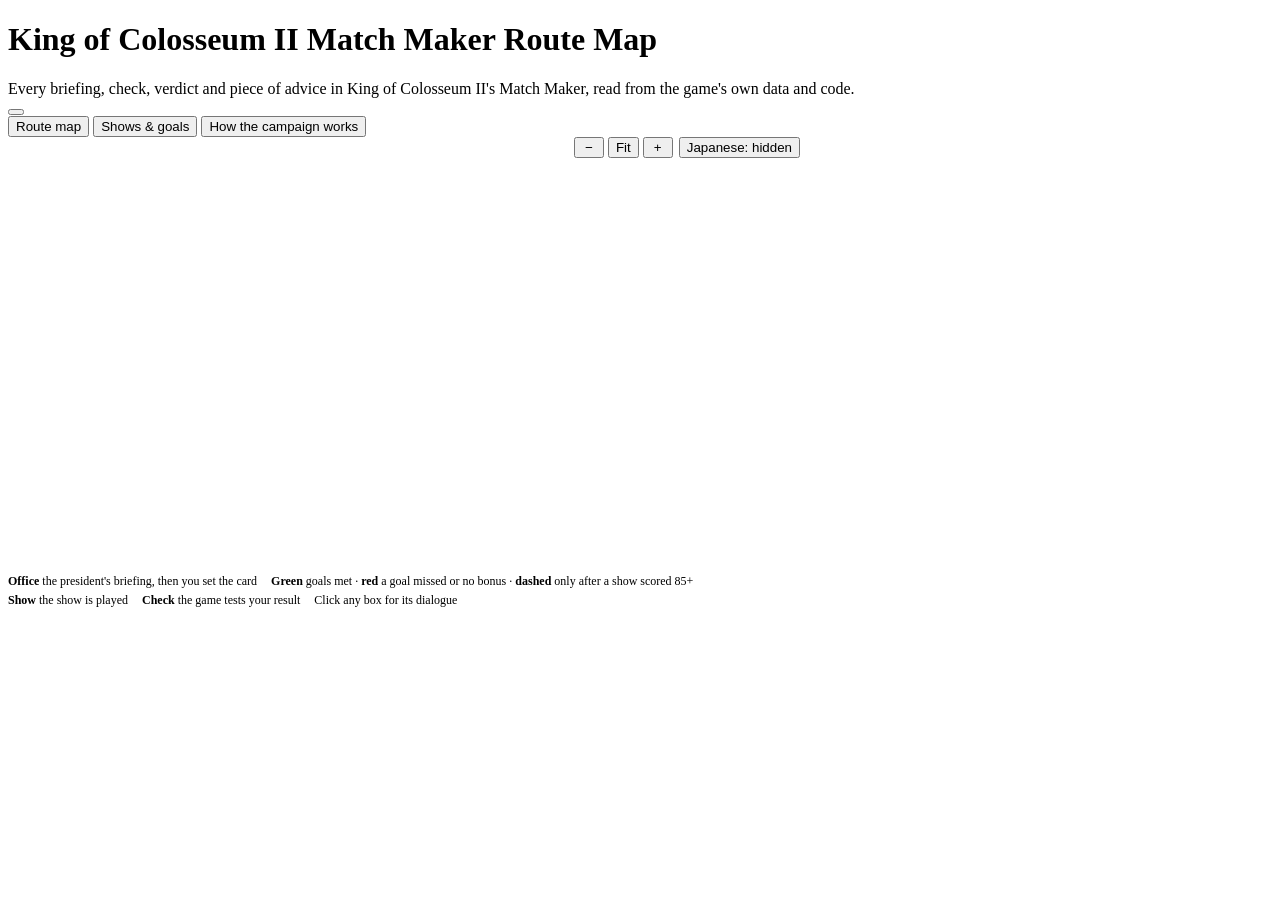
<file: tools/mmmap_template.html>
<!doctype html>
<html lang="en">
<meta charset="utf-8">
<meta name="viewport" content="width=device-width, initial-scale=1">
<title>Match Maker Route Map</title>
<link rel="preconnect" href="https://fonts.googleapis.com">
<link rel="preconnect" href="https://fonts.gstatic.com" crossorigin>
<link rel="stylesheet" href="https://fonts.googleapis.com/css2?family=Big+Shoulders+Display:wght@600;800&family=Source+Sans+3:wght@400;600;700&family=JetBrains+Mono:wght@500&display=swap">
<!--HEAD-->
<style>
/*COMMON_CSS*/
/* Layout: header + tabs, then the campaign flowchart beside a dossier panel (stacks on phones). */

/* Map view */
#map { display: grid; grid-template-columns: minmax(0, 1fr) minmax(0, 460px); gap: 12px; }
.chartcol { display: flex; flex-direction: column; min-width: 0; min-height: 0; gap: 8px; }
.promos { display: flex; flex-wrap: wrap; gap: 6px; align-items: center; }
.tools { margin-left: auto; display: flex; gap: 6px; }
.flowbox { flex: 1; min-height: 360px; overflow: auto; background: var(--sunk); border: 1px solid var(--line); border-radius: 8px; padding: 16px 16px 24px; }
.legend { display: flex; flex-wrap: wrap; gap: 4px 14px; font-size: 12px; color: var(--muted); }
.legend b { color: var(--ink); font-weight: 600; }

/* The flowchart: absolutely placed boxes over an SVG edge layer, scaled as one piece. */
.chartwrap { position: relative; transform-origin: 0 0; }
.chartwrap svg.edges { position: absolute; left: 0; top: 0; overflow: visible; pointer-events: none; }
.step { position: absolute; background: var(--surface); border: 1px solid var(--line); border-radius: 8px; padding: 9px 12px 10px; cursor: pointer; display: grid; gap: 3px; box-shadow: 0 1px 2px rgb(0 0 0 / .12); }
.step:hover { border-color: var(--ink); }
.step.sel { border-color: var(--accent); box-shadow: 0 0 0 2px var(--accent); }
.step .top { display: flex; flex-wrap: wrap; align-items: center; gap: 6px 8px; }
.step .ttl { font: 700 15px/1.25 var(--body); }
.step .meta { font-size: 13px; color: var(--muted); }
.step .num { font: 600 12.5px var(--body); color: var(--muted); }
.tag { font: 700 11.5px/1 var(--body); border-radius: 4px; padding: 3px 6px 2px; white-space: nowrap; }
.t-office { background: var(--pc); color: var(--surface); }
.t-show { background: var(--surface); color: var(--ink); }
.t-check { background: var(--surface); color: var(--ink); border: 1px solid var(--ink); }
.t-branch { background: var(--accent); color: var(--accent-ink); }
.t-bonus { background: var(--hl-bg); color: var(--hl); border: 1px solid var(--hl); }
.t-end { background: var(--good); color: var(--surface); }
.t-over { background: var(--bad); color: var(--surface); }
.step.start { border: 2px solid var(--pc); }
.step.show { background: var(--ink); border-color: var(--ink); color: var(--surface); }
.step.show .meta, .step.show .num { color: var(--line); }
.step.check { background: var(--sunk); border: 1.5px dashed var(--ink); }
.step.branch { border-color: var(--accent); background: var(--accent-soft); }
.step.ending { border: 2.5px solid var(--good); }
.step.over { border: 2.5px solid var(--bad); }
.edge { fill: none; stroke: var(--muted); stroke-width: 1.6; }
.edge.yes { stroke: var(--good); }
.edge.no { stroke: var(--bad); }
.edge.opt { stroke: var(--accent); stroke-dasharray: 6 4; }
.edge.hl { stroke-width: 3.2; }
.edge.dim, .elabel.dim { opacity: .3; }
.elabel rect { fill: var(--sunk); }
.elabel text { font: 600 11.5px var(--body); fill: var(--muted); }
.elabel.yes text { fill: var(--good); } .elabel.no text { fill: var(--bad); } .elabel.opt text { fill: var(--accent); }
.junction { fill: var(--bad); }
#a-muted path { fill: var(--muted); } #a-yes path { fill: var(--good); } #a-no path { fill: var(--bad); } #a-opt path { fill: var(--accent); }
.zoom { display: flex; gap: 4px; }
.zoom .btn { min-width: 30px; }
.cutnote { border: 1px dashed var(--muted); border-radius: 8px; padding: 8px 12px; color: var(--muted); font-size: 13.5px; margin: 0 0 12px; max-width: 760px; }

/* Panel */
aside.panel { background: var(--surface); border: 1px solid var(--line); border-radius: 8px; overflow-y: auto; overflow-x: hidden; min-width: 0; padding: 16px; display: flex; flex-direction: column; gap: 14px; }
.panel h2 { font: 900 29px/1.05 var(--display); margin: 0; text-transform: uppercase; font-stretch: 62%; text-wrap: balance; }
.panel h3 { font: 700 14px var(--body); color: var(--ink); margin: 0 0 6px; }
.panel p { margin: 0; }
.panel > * { min-width: 0; flex-shrink: 0; }
.kicker { font: 500 13px var(--body); color: var(--muted); display: flex; gap: 8px; align-items: center; flex-wrap: wrap; }
.ptag { font: 700 12.5px var(--body); color: var(--surface); background: var(--pc); border-radius: 4px; padding: 1px 6px; }
.facts { display: grid; grid-template-columns: repeat(auto-fit, minmax(120px, 1fr)); gap: 6px; }
.fact { background: var(--sunk); border-radius: 6px; padding: 6px 9px; }
.fact .fk { font: 700 12px var(--body); color: var(--muted); }
.fact .v { font: 700 17px var(--body); font-variant-numeric: tabular-nums; }
.fact .v small { font-weight: 400; font-size: 12.5px; color: var(--muted); }
ul.rules { margin: 0; padding: 0; list-style: none; display: grid; gap: 3px; font-size: 14px; }
.cond { background: var(--sunk); border-left: 3px solid var(--ink); border-radius: 0 6px 6px 0; padding: 7px 10px; font-size: 14px; }
.cond b { font-weight: 700; }
.note { border-left: 3px solid var(--line); padding: 2px 0 2px 12px; color: var(--muted); font-size: 13.5px; }
.talk { display: grid; gap: 6px; }
.page { background: var(--sunk); border-radius: 6px; padding: 7px 10px; font-size: 14.5px; }
.page .spk { font: 700 12.5px var(--body); color: var(--pc); display: block; margin-bottom: 1px; }
.page .spk.second { color: var(--muted); }
.page .y { color: var(--hl); font-weight: 600; }
.page .jp { display: block; color: var(--muted); font-size: 13px; margin-top: 4px; white-space: pre-line; }
.seg { display: flex; flex-wrap: wrap; gap: 0; border: 1px solid var(--line); border-radius: 6px; overflow: hidden; width: fit-content; }
.seg button { font: 600 13px var(--body); border: 0; background: var(--surface); color: var(--muted); padding: 5px 11px; cursor: pointer; }
.seg button + button { border-left: 1px solid var(--line); }
.seg button[aria-pressed="true"] { background: var(--ink); color: var(--surface); }
.grades { display: grid; grid-template-columns: minmax(0, 1fr); gap: 6px; }
details.g { border: 1px solid var(--line); border-radius: 6px; min-width: 0; }
details.g > summary { cursor: pointer; padding: 6px 10px; display: flex; gap: 10px; align-items: baseline; list-style: none; }
details.g > summary::-webkit-details-marker { display: none; }
details.g > summary::before { content: "▸"; color: var(--muted); }
details.g[open] > summary::before { content: "▾"; }
details.g > .talk { padding: 0 8px 8px; }
.gl { font: 800 20px/1 var(--display); font-stretch: 62%; width: 18px; text-align: center; }
.gs { font-size: 13px; color: var(--muted); }
.gf { font-size: 13.5px; flex: 1; min-width: 0; }
details.g[open] .gf { display: none; }

#shows, #how { overflow: auto; }
td .rules { font-size: 13px; color: var(--muted); }

@media (max-width: 900px) {
  .app { height: auto; min-height: 100%; }
  #map { grid-template-columns: minmax(0, 1fr); }
  .flowbox { max-height: 70vh; flex: none; }
  .tools { margin-left: 0; }
}
</style>

<div class="app">
  <header>
    <h1><span class="game">King of Colosseum II</span> <span>Match Maker Route Map</span></h1>
    <div class="sub">Every briefing, check, verdict and piece of advice in King of Colosseum II's Match Maker, read from the game's own data and code.</div>
    <button id="theme" type="button"></button>
    <!--NAV-->
  </header>
  <nav class="tabs" role="tablist">
    <button role="tab" id="t-map" aria-selected="true" aria-controls="map">Route map</button>
    <button role="tab" id="t-shows" aria-selected="false" aria-controls="shows">Shows &amp; goals</button>
    <button role="tab" id="t-how" aria-selected="false" aria-controls="how">How the campaign works</button>
  </nav>

  <section class="view" id="map" role="tabpanel">
    <div class="chartcol">
      <div class="promos" id="promos">
        <div class="tools"><span class="zoom"><button class="btn" id="zout" type="button" aria-label="Zoom out">−</button><button class="btn" id="zfit" type="button">Fit</button><button class="btn" id="zin" type="button" aria-label="Zoom in">+</button></span><button class="btn" id="jp" type="button" aria-pressed="false">Japanese: hidden</button></div>
      </div>
      <div class="flowbox" id="flowbox"></div>
      <div class="legend">
        <span><b>Office</b> the president's briefing, then you set the card</span>
        <span><b style="color:var(--good)">Green</b> goals met · <b style="color:var(--bad)">red</b> a goal missed or no bonus · <b style="color:var(--accent)">dashed</b> only after a show scored 85+</span>
        <span><b>Show</b> the show is played</span>
        <span><b>Check</b> the game tests your result</span>
        <span>Click any box for its dialogue</span>
      </div>
    </div>
    <aside class="panel" id="panel" aria-live="polite"></aside>
  </section>

  <section class="view" id="shows" role="tabpanel" hidden>
    <div class="wrap">
      <div class="prose"><p>Every show and the goals it sets. A show is cleared when attendance reaches its goal <b>and</b> the average match rating reaches its goal; the grade (S to E) only changes what the president says. The last show of each promotion is a bonus show, played only if every earlier show scored A or better.</p></div>
      <div class="filters">
        <label for="f-promo" class="small muted">Promotion</label>
        <select id="f-promo"></select>
      </div>
      <div class="tablebox"><table id="stable"><thead><tr><th>Promotion</th><th>#</th><th>Show</th><th>Venue</th><th>Capacity</th><th>Attendance goal</th><th>Rating goal</th><th>Bouts</th><th>Roster</th><th>Rules</th></tr></thead><tbody></tbody></table></div>
    </div>
  </section>

  <section class="view" id="how" role="tabpanel" hidden>
    <div class="wrap"><div class="prose" id="howtext"></div></div>
  </section>
</div>

<script type="application/json" id="data">/*DATA*/</script>
<script>
(function () {
"use strict";
const D = JSON.parse(document.getElementById("data").textContent);
const P = D.promotions, DL = D.dialogue, GR = D.grades;
const $ = s => document.querySelector(s);
const esc = s => String(s).replace(/[&<>"]/g, c => ({ "&": "&amp;", "<": "&lt;", ">": "&gt;", '"': "&quot;" }[c]));
const num = n => n.toLocaleString("en-US");
const pct = (a, b) => Math.round(a / b * 100);
let showJP = false, cur = P[0], selId = "start";

/*THEME_JS*/

/* ---------- the nodes of one campaign */
function nodes(p) {
  const out = [{ id: "start", type: "start" }], n = p.shows.length;
  p.shows.forEach(s => {
    if (s.bonus && n > 1) out.push({ id: "bonus", type: "bonus", s });
    out.push({ id: "office" + s.n, type: "office", s });
    if (s.followup) out.push({ id: "guest" + s.n, type: "guest", s });
    out.push({ id: "show" + s.n, type: "show", s });
    out.push({ id: "check" + s.n, type: "check", s });
  });
  out.push({ id: "ending", type: "ending" }, { id: "gameover", type: "gameover" });
  return out;
}
const find = id => nodes(cur).find(x => x.id === id);

function stepHTML(p, x) {
  const n = p.shows.length, s = x.s;
  const box = (cls, inner) => `<div class="step ${cls}" data-id="${x.id}" tabindex="0">${inner}</div>`;
  switch (x.type) {
    case "start": return box("start", `<div class="top"><span class="tag t-office">Start</span><span class="ttl">Company select: ${esc(p.label)}</span></div><div class="meta">${esc(p.speakers.filter(Boolean).join(" and "))} · ${n} shows${p.cut ? " · cut from the game" : ""}</div>`);
    case "office": return box("office", `<div class="top"><span class="tag t-office">Office</span>${s.bonus ? '<span class="tag t-bonus">Bonus show</span>' : ""}<span class="num">Show ${s.n}</span></div><div class="ttl">${esc(s.name)}</div><div class="meta">${s.intro ? "Match Maker intro, then the briefing" : "Briefing"} · ${esc(s.goal)}</div>`);
    case "guest": return box("branch", `<div class="top"><span class="tag t-branch">Surprise announcement</span></div><div class="ttl">${s.followup.guests.length ? esc(s.followup.guests.join(", ")) : "A guest"}</div><div class="meta">${s.followup.guests.length ? "Join this show's roster" : ""}</div>`);
    case "show": return box("show", `<div class="top"><span class="tag t-show">Show</span><span class="num">${s.matches} bouts · ${esc(s.venue)}</span></div><div class="ttl">${esc(s.name)}</div><div class="meta">Goals: ${num(s.attendance_goal)} fans of ${num(s.capacity)} · rating ${s.rating_goal}</div>`);
    case "check": return box("check", `<div class="top"><span class="tag t-check">Check</span><span class="ttl">Goals met?</span></div><div class="meta">Verdict graded S to E</div>`);
    case "bonus": return box("check", `<div class="top"><span class="tag t-check">Check</span><span class="ttl">Shows 1–${n - 1} all A or better?</span></div><div class="meta">Every earlier show scored 85+</div>`);
    case "ending": return box("ending", `<div class="top"><span class="tag t-end">Ending</span><span class="ttl">Campaign cleared</span></div><div class="meta">The president's farewell; ${esc(p.label)} marked cleared</div>`);
    case "gameover": return box("over", `<div class="top"><span class="tag t-over">Game Over</span><span class="ttl">Fired</span></div><div class="meta">Farewell scene, then back to company select</div>`);
  }
}

/* Layout: a spine (start ... ending) in the middle column, surprise announcements to its left,
   Game Over to its right fed by one bus from every check; the bonus check's "no" runs down a lane
   left of the spine into the ending. */
const L = { gw: 230, sw: 330, ow: 210, gap: 54, lane: 34, top: 8 };
let edges = [], zoom = 1, natural = { w: 0, h: 0 };
function renderFlow() {
  const p = cur, ns = nodes(p), n = p.shows.length;
  document.documentElement.style.setProperty("--pc", `var(--p-${p.key})`);
  const hasGuest = ns.some(x => x.type === "guest");
  const X = { guest: 0, spine: (hasGuest ? L.gw + 70 : 60) };
  const busX = X.spine + L.sw + 60, X_over = busX - 36;
  $("#flowbox").innerHTML = (p.cut ? `<p class="cutnote">Pancrase was cut late in development: the company select always skips it. Its whole campaign is still on the disc, but its roster is gone, so it can't be played even when unlocked (see How the campaign works).</p>` : "")
    + `<div class="chartwrap" id="chart"><svg class="edges" id="edges"></svg>${ns.map(x => stepHTML(p, x)).join("")}</div>`;
  const el = id => document.querySelector(`.step[data-id="${id}"]`);
  const W = { guest: L.gw, gameover: L.ow };
  ns.forEach(x => { el(x.id).style.width = (W[x.type] || L.sw) + "px"; });
  const H = id => el(id).offsetHeight;
  const pos = {};
  const put = (id, x, y) => { const e = el(id); e.style.left = x + "px"; e.style.top = y + "px"; pos[id] = { x, y, w: e.offsetWidth, h: e.offsetHeight }; };
  let y = L.top;
  ns.filter(x => x.type !== "guest" && x.type !== "gameover").forEach(x => {
    put(x.id, X.spine, y);
    let h = H(x.id);
    if (x.type === "office" && x.s.followup) {
      const g = "guest" + x.s.n;
      put(g, X.guest, y + h + L.gap / 2 - H(g) / 2 + 6);
    }
    y += h + L.gap;
  });
  put("gameover", X_over, pos.ending.y);
  natural = { w: X_over + L.ow + 8, h: Math.max(pos.ending.y + pos.ending.h, pos.gameover.y + pos.gameover.h) + 12 };
  /* edges: {from, to, d, cls, label, lx, ly, anchor} */
  edges = [];
  const cx = id => pos[id].x + pos[id].w / 2, bot = id => pos[id].y + pos[id].h, mid = id => pos[id].y + pos[id].h / 2;
  const down = (a, b, cls, label) => edges.push({ from: a, to: b, cls, label, d: `M${cx(a)},${bot(a)} V${pos[b].y - 2}`, lx: cx(a) + 8, ly: (bot(a) + pos[b].y) / 2 + 4 });
  const spine = ns.filter(x => x.type !== "guest" && x.type !== "gameover");
  spine.forEach((x, i) => {
    const nx = spine[i + 1];
    if (!nx) return;
    if (x.type === "check") down(x.id, nx.id, "yes", "goals met");
    else if (x.type === "bonus") down(x.id, nx.id, "yes", "yes");
    else down(x.id, nx.id, "", "");
  });
  ns.filter(x => x.type === "guest").forEach(x => {
    const o = "office" + x.s.n, sh = "show" + x.s.n, g = x.id;
    const gy = mid(g), gr = pos[g].x + pos[g].w, sx = pos[o].x;
    edges.push({ from: o, to: g, cls: "opt", label: `if show ${x.s.followup.after} scored 85+`, d: `M${sx},${pos[o].y + 18} H${pos[g].x + pos[g].w / 2} V${pos[g].y - 2}`, lx: pos[g].x + pos[g].w / 2 + 8, ly: pos[o].y + 14, anchor: "start" });
    edges.push({ from: g, to: sh, cls: "opt", label: "", d: `M${pos[g].x + pos[g].w / 2},${bot(g)} V${mid(sh)} H${pos[sh].x - 2}` });
  });
  const checks = ns.filter(x => x.type === "check");
  checks.forEach(x => {
    const yy = mid(x.id);
    edges.push({ from: x.id, to: "gameover", cls: "no", label: "a goal missed", d: `M${pos[x.id].x + pos[x.id].w},${yy} H${busX}`, lx: pos[x.id].x + pos[x.id].w + 6, ly: yy - 6, anchor: "start", junction: [busX, yy] });
  });
  const busTop = mid(checks[0].id);
  edges.push({ from: "bus", to: "gameover", cls: "no", label: "", d: `M${busX},${busTop} V${pos.gameover.y - 2}`, bus: true });
  if (pos.bonus) {
    const lx = X.spine - L.lane, yy = mid("bonus");
    edges.push({ from: "bonus", to: "ending", cls: "no", label: "no", d: `M${X.spine},${yy} H${lx} V${mid("ending")} H${X.spine - 2}`, lx: lx - 6, ly: yy - 6, anchor: "end" });
  }
  const svg = $("#edges");
  svg.setAttribute("width", natural.w); svg.setAttribute("height", natural.h);
  const mk = c => `url(#a-${c || "muted"})`;
  svg.innerHTML = `<defs>${["muted", "yes", "no", "opt"].map(c => `<marker id="a-${c}" viewBox="0 0 10 10" refX="9" refY="5" markerUnits="userSpaceOnUse" markerWidth="11" markerHeight="11" orient="auto-start-reverse"><path d="M0 0L10 5L0 10z"/></marker>`).join("")}</defs>`
    + edges.map((e, i) => `<path class="edge ${e.cls}" data-e="${i}" d="${e.d}"${e.junction ? "" : ` marker-end="${mk(e.cls)}"`}/>`
      + (e.junction ? `<circle class="junction" data-e="${i}" cx="${e.junction[0]}" cy="${e.junction[1]}" r="3.5"/>` : "")).join("")
    + edges.map((e, i) => e.label ? `<g class="elabel ${e.cls}" data-e="${i}"><text x="${e.lx}" y="${e.ly}" text-anchor="${e.anchor || "start"}">${esc(e.label)}</text></g>` : "").join("");
  svg.querySelectorAll(".elabel").forEach(g => {
    const b = g.querySelector("text").getBBox();
    const r = document.createElementNS("http://www.w3.org/2000/svg", "rect");
    r.setAttribute("x", b.x - 3); r.setAttribute("y", b.y - 1); r.setAttribute("width", b.width + 6); r.setAttribute("height", b.height + 2); r.setAttribute("rx", 3);
    g.insertBefore(r, g.firstChild);
  });
  applyZoom();
  markSel();
}
function applyZoom() {
  const c = $("#chart");
  if (!c) return;
  c.style.width = natural.w + "px"; c.style.height = natural.h + "px";
  c.style.transform = `scale(${zoom})`;
  c.style.marginRight = (natural.w * (zoom - 1)) + "px";
  c.style.marginBottom = (natural.h * (zoom - 1)) + "px";
}
function fitZoom() {
  const box = $("#flowbox");
  zoom = Math.max(.45, Math.min(1, (box.clientWidth - 34) / natural.w));
  applyZoom();
}
function markSel() {
  document.querySelectorAll(".step").forEach(e => e.classList.toggle("sel", e.dataset.id === selId));
  const on = new Set(edges.map((e, i) => (e.from === selId || e.to === selId || (e.bus && selId === "gameover") || (e.to === "gameover" && selId === "gameover")) ? i : -1));
  document.querySelectorAll("#edges [data-e]").forEach(e => {
    const hit = on.has(+e.dataset.e);
    e.classList.toggle("hl", hit && e.tagName === "path");
  });
}

/* ---------- dialogue */
function richText(t) {
  return esc(t.replace(/\n/g, " ")).replace(/&lt;(.*?)&gt;/g, '<span class="y">$1</span>').replace(/↓/g, "");
}
function talk(id, p, narrator) {
  if (!id || !DL[id]) return '<p class="muted small">No line here.</p>';
  return `<div class="talk">${DL[id].map(pg => {
    const who = narrator ? "" : pg.second ? p.speakers[1] : p.speakers[0];
    return `<div class="page">${who ? `<span class="spk${pg.second ? " second" : ""}">${esc(who)}</span>` : ""}${richText(pg.en)}${showJP ? `<span class="jp" lang="ja">${esc(pg.jp)}</span>` : ""}</div>`;
  }).join("")}</div>`;
}
const firstLine = id => id && DL[id] ? richText(DL[id][0].en) : "";

function facts(s) {
  return `<div class="facts">
    <div class="fact"><div class="fk">Venue</div><div class="v" style="font-size:15px">${esc(s.venue)}</div></div>
    <div class="fact"><div class="fk">Capacity</div><div class="v">${num(s.capacity)}</div></div>
    <div class="fact"><div class="fk">Attendance goal</div><div class="v">${num(s.attendance_goal)} <small>${pct(s.attendance_goal, s.capacity)}%</small></div></div>
    <div class="fact"><div class="fk">Rating goal</div><div class="v">${s.rating_goal}</div></div>
    <div class="fact"><div class="fk">Bouts</div><div class="v">${s.matches}</div></div>
    <div class="fact"><div class="fk">Roster</div><div class="v">${s.roster}</div></div>
  </div>`;
}
function head(p, kicker, title) {
  return `<div class="kicker"><span class="ptag">${esc(p.label)}</span>${kicker}</div><h2>${title}</h2>`;
}
function link(id, label) { return `<a class="sl" data-go="${id}" tabindex="0">${label}</a>`; }

function panel(x) {
  const p = cur, s = x.s, n = p.shows.length;
  let h = "";
  switch (x.type) {
    case "start":
      h = head(p, `${n} shows`, esc(p.label)) +
        `<p>Pick ${esc(p.label)} at the Match Maker company select. ${esc(p.speakers[0])} runs your briefings${p.speakers[1] ? `; ${esc(p.speakers[1])} speaks too` : ""}. Each show starts in the office: a briefing, then the office menu (set the cards, show info, wrestler and title info, past shows, advice), then the show and the verdict.</p>` +
        `<div><h3>The shows</h3><ul class="rules">${p.shows.map(t => `<li>${link("office" + t.n, `${t.n}. ${esc(t.name)}`)} <span class="muted small">${esc(t.venue)}${t.bonus ? " · bonus" : ""}</span></li>`).join("")}</ul></div>` +
        (p.cut ? `<p class="note">Cut from the game: the company list skips slot 6. With that skip removed the campaign loads, but the first show offers only two wrestlers, too few for a card.</p>` : "") +
        `<p class="note">Clearing ${esc(p.label)} marks it cleared; clearing all five of New Japan, NOAH, All Japan, ZERO-ONE and WJ unlocks the Free Show.</p>`;
      break;
    case "office":
      h = head(p, `Show ${s.n}${s.bonus ? " · bonus show" : ""}`, esc(s.name)) +
        `<p class="muted">${esc(s.goal)}${s.name !== s.name_jp.normalize("NFKC").replace(/\u3000/g, " ") ? ` <span lang="ja">· ${esc(s.name_jp)}</span>` : ""}</p>` + facts(s) +
        `<div><h3>Show rules</h3><ul class="rules">${s.notes.map(r => `<li>${esc(r)}</li>`).join("")}</ul></div>` +
        (s.bonus ? `<p class="note">Bonus show: played only if shows 1–${n - 1} all scored A or better (85+).</p>` : "") +
        (s.intro ? `<div><h3>First visit: what a Match Maker is</h3>${talk(s.intro, p, true)}</div>` : "") +
        `<div><h3>Briefing</h3>${talk(s.briefing, p)}</div>` +
        (s.followup ? `<p class="small">Then, ${link("guest" + s.n, "if show " + s.followup.after + " scored A or better")}: a surprise announcement.</p>` : "") +
        adviceHTML(p, s);
      break;
    case "guest":
      h = head(p, `Show ${s.n} · after the briefing`, "Surprise announcement") +
        `<div class="cond">Plays when show ${s.followup.after} scored <b>A or better</b> (85+).</div>` +
        (s.followup.guests.length ? `<div><h3>Joins the roster</h3><ul class="rules">${s.followup.guests.map((g, i) => `<li>${wlink(esc(g), (s.followup.guest_links || [])[i])}</li>`).join("")}</ul></div>` : "") +
        (s.followup.note ? `<p class="note">${esc(s.followup.note)}</p>` : "") +
        talk(s.followup.line, p);
      break;
    case "show":
      h = head(p, `Show ${s.n}`, esc(s.name)) + facts(s) +
        `<p>You set ${s.matches} bouts in the office, then the show plays. Attendance depends on the card (popularity, inter-promotion matches); the rating is the average of the bouts.</p>` +
        `<div class="cond">To clear: at least <b>${num(s.attendance_goal)}</b> fans <b>and</b> an average match rating of at least <b>${s.rating_goal}</b>.</div>`;
      break;
    case "check": h = verdicts(p, s); break;
    case "bonus":
      h = head(p, `After show ${n - 1}`, "Bonus show check") +
        `<div class="cond">Every one of shows 1–${n - 1} scored <b>85 or more</b> (grade A or S) → ${link("office" + n, esc(p.shows[n - 1].name))}. Otherwise → ${link("ending", "the ending")}.</div>` +
        `<p>Score = (attendance ÷ capacity × 100 + match rating) ÷ 2. A full house with a rating of 70 is exactly 85.</p>`;
      break;
    case "ending":
      h = head(p, "Campaign over", "Ending") +
        `<p>After the last show you play (the bonus show, or show ${n - 1} if it was skipped). The farewell, then the clear screen; ${esc(p.label)} is marked cleared.</p>` + talk(p.ending, p);
      break;
    case "gameover":
      h = head(p, "Any show", "Game Over") +
        `<p>After the verdict of a show that missed a goal: this scene, then the GAME OVER screen, then back to company select. Shows can't be replayed.</p>` + talk(p.gameover, p);
      break;
  }
  $("#panel").innerHTML = h;
}

let verdictSide = "met";
function verdicts(p, s) {
  const list = s[verdictSide];
  return head(p, `Show ${s.n}`, "Goals met?") +
    `<div class="cond">Cleared when attendance ≥ <b>${num(s.attendance_goal)}</b> and match rating ≥ <b>${s.rating_goal}</b>. The grade comes from the score = (attendance ÷ ${num(s.capacity)} × 100 + rating) ÷ 2 and only picks the verdict; a failed show can still get an S.</div>` +
    `<div class="seg" role="group" aria-label="Result"><button type="button" data-side="met" aria-pressed="${verdictSide === "met"}">Goals met</button><button type="button" data-side="missed" aria-pressed="${verdictSide === "missed"}">A goal missed → Game Over</button></div>` +
    `<div class="grades">${GR.map(([g, min], i) => `<details class="g"${i === 0 ? " open" : ""}><summary><span class="gl">${g}</span><span class="gs">${i === GR.length - 1 ? "below 30" : min + "+"}</span><span class="gf">${firstLine(list[i])}</span></summary>${talk(list[i], p)}</details>`).join("")}</div>`;
}

function adviceHTML(p, s) {
  const topics = Object.entries(s.advice).filter(([, v]) => v.length);
  if (!topics.length) return "";
  return `<div><h3>Advice (office menu)</h3><p class="small muted" style="margin-bottom:6px">Each time you ask about a topic, the next answer in the list plays; after the last it starts over. The order resets when you leave the office.</p>` +
    `<details class="g"><summary><span class="gs"><b>The question</b></span><span class="gf">${firstLine(s.advice_prompt)}</span></summary>${talk(s.advice_prompt, p)}</details>` +
    topics.map(([t, ids]) => `<h3 style="margin-top:10px">${esc(t)}</h3><div class="grades">${ids.map((id, i) => `<details class="g"><summary><span class="gs">${i + 1}.</span><span class="gf">${firstLine(id)}</span></summary>${talk(id, p)}</details>`).join("")}</div>`).join("") +
    `</div>`;
}

/* ---------- selection, chips, hash */
function select(id, scroll) {
  const x = find(id) || find("start");
  selId = x.id;
  markSel();
  panel(x);
  $("#panel").scrollTop = 0;
  if (scroll) { const e = document.querySelector(`.step[data-id="${selId}"]`); if (e) e.scrollIntoView({ block: "nearest" }); }
  try { history.replaceState(null, "", `#${cur.key}/${selId}`); } catch (e) { /* file:// in some browsers */ }
}
function setPromo(p, id) {
  cur = p;
  document.querySelectorAll(".chip").forEach(c => c.setAttribute("aria-pressed", c.dataset.key === p.key));
  renderFlow();
  fitZoom();
  select(id || "start", true);
}
const promos = $("#promos");
P.forEach(p => {
  const b = document.createElement("button");
  b.type = "button"; b.className = "chip"; b.dataset.key = p.key;
  b.style.setProperty("--c", `var(--p-${p.key})`);
  b.innerHTML = `<span class="dot"></span>${esc(p.label)}`;
  b.onclick = () => setPromo(p);
  promos.insertBefore(b, promos.lastElementChild);
});
$("#flowbox").addEventListener("click", e => {
  const go = e.target.closest("[data-go]");
  if (go) { select(go.dataset.go, true); return; }
  const st = e.target.closest(".step");
  if (st) select(st.dataset.id);
});
$("#panel").addEventListener("click", e => {
  const go = e.target.closest("[data-go]");
  if (go) { select(go.dataset.go, true); return; }
  const side = e.target.closest("[data-side]");
  if (side) { verdictSide = side.dataset.side; select(selId); }
});
$("#panel").addEventListener("keydown", e => {
  const go = e.target.closest("[data-go]");
  if (go && (e.key === "Enter" || e.key === " ")) { e.preventDefault(); select(go.dataset.go, true); }
});
$("#flowbox").addEventListener("keydown", e => {
  const st = e.target.closest(".step");
  if (st && (e.key === "Enter" || e.key === " ")) { e.preventDefault(); select(st.dataset.id); }
});
$("#zin").onclick = () => { zoom = Math.min(1.6, zoom * 1.2); applyZoom(); };
$("#zout").onclick = () => { zoom = Math.max(.35, zoom / 1.2); applyZoom(); };
$("#zfit").onclick = fitZoom;
const jpBtn = $("#jp");
jpBtn.onclick = () => {
  showJP = !showJP;
  jpBtn.setAttribute("aria-pressed", showJP);
  jpBtn.textContent = showJP ? "Japanese: shown" : "Japanese: hidden";
  select(selId);
};

/* ---------- tabs */
const TABS = ["map", "shows", "how"];
function setTab(t) {
  TABS.forEach(k => { $("#t-" + k).setAttribute("aria-selected", k === t); $("#" + k).hidden = k !== t; });
}
TABS.forEach(k => { $("#t-" + k).onclick = () => setTab(k); });

/* ---------- shows table */
const fp = $("#f-promo");
fp.innerHTML = `<option value="">All</option>` + P.map(p => `<option value="${p.key}">${esc(p.label)}</option>`).join("");
function drawShows() {
  const rows = [];
  P.filter(p => !fp.value || p.key === fp.value).forEach(p => p.shows.forEach(s => rows.push(
    `<tr${s.n === 1 ? ' class="first"' : ""}><td>${s.n === 1 ? `<a class="sl" data-promo="${p.key}" data-show="${s.n}">${esc(p.label)}</a>` : ""}</td><td class="n">${s.n}</td>` +
    `<td><a class="sl" data-promo="${p.key}" data-show="${s.n}">${esc(s.name)}</a>${s.bonus ? ' <span class="tag t-bonus">Bonus</span>' : ""}<div class="small muted">${esc(s.goal)}</div></td>` +
    `<td>${esc(s.venue)}<div class="small muted">${esc(s.crowd)}</div></td><td class="n">${num(s.capacity)}</td>` +
    `<td class="n">${num(s.attendance_goal)} <span class="muted">(${pct(s.attendance_goal, s.capacity)}%)</span></td><td class="n">${s.rating_goal}</td>` +
    `<td class="n">${s.matches}</td><td class="n">${s.roster}</td><td><div class="rules">${s.notes.map(esc).join("<br>")}</div></td></tr>`)));
  $("#stable tbody").innerHTML = rows.join("");
}
fp.onchange = drawShows;
$("#stable").addEventListener("click", e => {
  const a = e.target.closest("[data-promo]");
  if (!a) return;
  setTab("map");
  setPromo(P.find(p => p.key === a.dataset.promo), "office" + a.dataset.show);
});
drawShows();

/* ---------- how it works */
$("#howtext").innerHTML = `
<h2>The campaign</h2>
<p>Match Maker has one campaign per promotion: New Japan, NOAH, All Japan, ZERO-ONE and WJ (and Pancrase, cut). The shows come in a fixed order and none can be replayed; there are no dialogue choices. Your results are the only thing that steers it.</p>
<ol>
<li><b>Office.</b> On the first show, the president explains what a Match Maker is. Each show then opens with a briefing. The office menu: Start Show (only once every bout is set), Match Cards, Show Info, Wrestler Info, Title Info, Past Shows (from show 2 on), Rankings, Advice, Quit.</li>
<li><b>Surprise announcement.</b> For shows 2–4, if the previous show scored A or better, a second scene follows the briefing and guest wrestlers join the roster.</li>
<li><b>The show</b> plays, then the president gives a verdict.</li>
<li><b>Check.</b> A show is cleared when attendance reaches its goal <b>and</b> the average match rating reaches its goal. Miss either and you are fired: a farewell scene, GAME OVER, back to company select.</li>
<li><b>Bonus show.</b> Each promotion's last show is played only if every earlier show scored A or better. Otherwise the campaign ends after the second-to-last show.</li>
<li><b>Ending.</b> The president's thanks and the clear screen; the promotion is marked cleared. Clearing all five playable promotions unlocks the Free Show (any venue, no briefings, no verdicts).</li>
</ol>
<h2>Score and grade</h2>
<p>Score = (attendance ÷ capacity × 100 + average match rating) ÷ 2.</p>
<table><thead><tr><th>Grade</th><th>Score</th></tr></thead><tbody>${GR.map(([g, m], i) => `<tr><td><b>${g}</b></td><td>${i === GR.length - 1 ? "below 30" : m + " or more"}</td></tr>`).join("")}</tbody></table>
<p>The grade picks which verdict the president gives (12 per show: six for a cleared show, six for a failed one) and decides the surprise announcements and the bonus show. It does not decide whether you pass: a show can score S and still fail on one of its goals.</p>
<h2>Advice</h2>
<p>The office's Advice menu has three topics: Matchmaking, Match Rating and Other. Each show has its own list of answers per topic; asking again plays the next answer and the list starts over after the last. Leaving the office resets it. At New Japan's and NOAH's bonus shows the second speaker (Fujinami, Masao Inoue) takes the question.</p>
<h2>Pancrase</h2>
<p>A sixth campaign, Pancrase, is complete on the disc (four shows, with its own president, briefings, verdicts and advice) but the company list always skips it, and its team list is missing the home roster, so its first show offers too few wrestlers to fill a card. Its two surprise announcements are also off by one: each plays one show before the code adds the guest.</p>
<h2>Sources</h2>
<p class="small muted">Built by <span class="k">tools/mmmap.py</span> from the game's Match Maker files (shows, briefings, verdicts, advice and its index) and the English translation. The flow comes from the game code (the Match Maker driver and the verdict, briefing and advice routines; addresses in docs/TECHNICAL.md). Not yet traced: the attendance formula and what the Free Show's result screens show.</p>`;

/* ---------- start */
const m = (location.hash || "").slice(1).split("/");
setPromo(P.find(p => p.key === m[0]) || P[0], m[1]);
})();
</script>
</file>
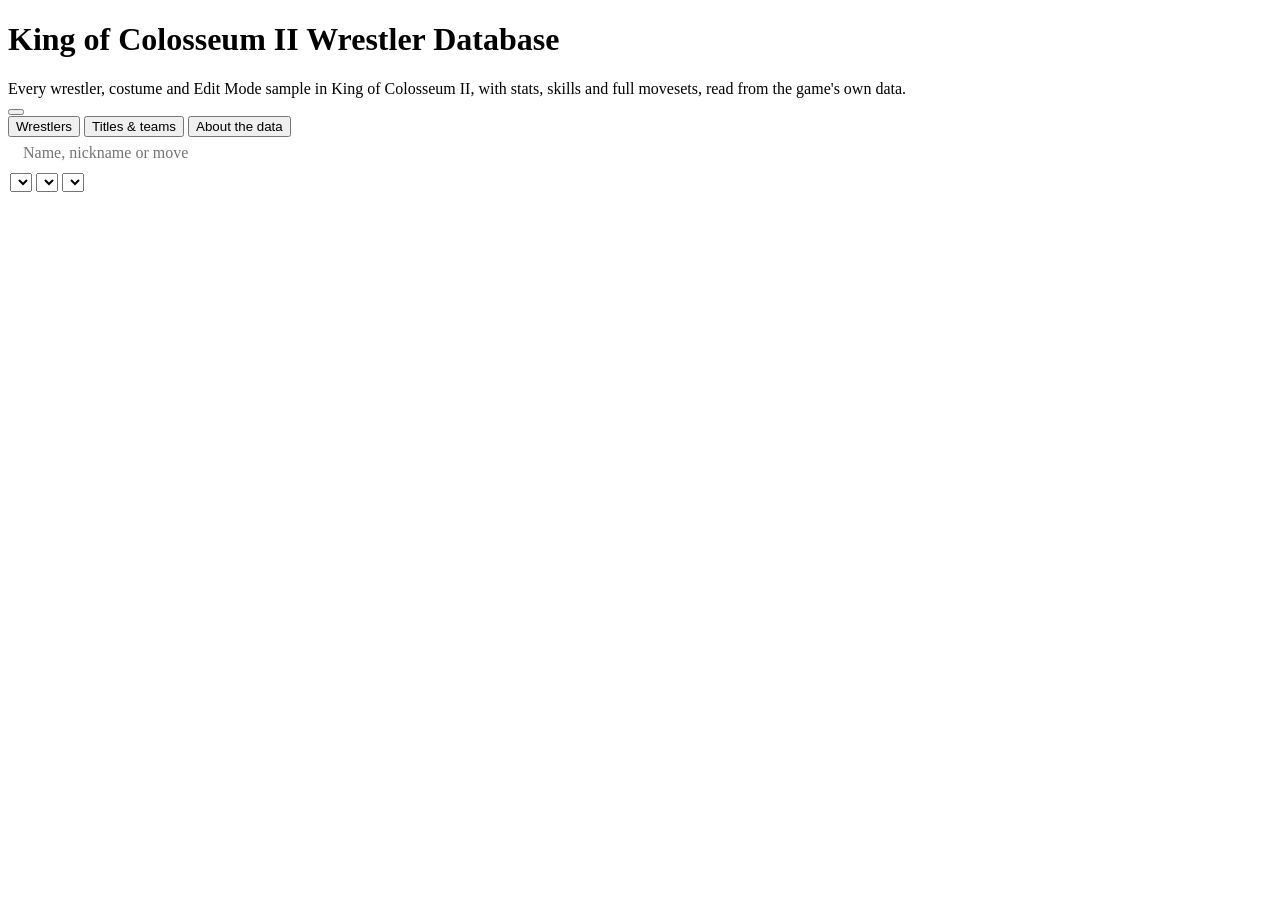
<file: tools/rosterdb_template.html>
<!doctype html>
<html lang="en">
<meta charset="utf-8">
<meta name="viewport" content="width=device-width, initial-scale=1">
<title>Wrestler Database</title>
<!--HEAD-->
<style>
/*COMMON_CSS*/
/* Layout: header + tabs; the database is a filterable list beside a profile panel. Built by tools/rosterdb.py. */
.view { overflow: auto; padding: 2px 4px 0 2px; }
.view:focus { outline: none; }
#db { display: grid; grid-template-columns: minmax(0, 380px) minmax(0, 1fr); gap: 12px; overflow: hidden; }
.listcol { display: flex; flex-direction: column; gap: 6px; min-height: 0; min-width: 0; }
/* filters: the list switch and search on one row, the selects sharing the next */
.filters input[type="search"] { font: 14px var(--body); padding: 5px 9px; border: 1px solid var(--line); border-radius: 6px; background: var(--surface); color: var(--ink); flex: 1; min-width: 120px; }
.filters.sel select { flex: 1 1 0; min-width: 0; }
.seg { display: inline-flex; border: 1px solid var(--line); border-radius: 6px; overflow: hidden; }
.seg button { font: 600 13px var(--body); border: 0; background: var(--surface); color: var(--muted); padding: 5px 10px; cursor: pointer; }
.seg button + button { border-left: 1px solid var(--line); }
.seg button[aria-pressed="true"] { background: var(--ink); color: var(--surface); }
.count { font-size: 12.5px; color: var(--muted); }
/* the list: dense rows, each with its promotion's colour on the left edge; keyboard: arrows */
ul.list { list-style: none; margin: 0; padding: 0; overflow: auto; flex: 1; min-height: 300px; border: 1px solid var(--line); border-radius: 8px; background: var(--surface); }
ul.list:focus-visible { outline: 2px solid var(--accent); outline-offset: -2px; }
ul.list li { padding: 5px 12px 5px 13px; border-bottom: 1px solid var(--line); cursor: pointer; display: grid; grid-template-columns: 1fr auto; gap: 0 8px; box-shadow: inset 3px 0 0 var(--pc, transparent); }
ul.list li:hover { background: var(--sunk); }
ul.list li.sel { background: var(--accent-soft); box-shadow: inset 5px 0 0 var(--accent); }
ul.list .nm { font-weight: 700; font-size: 14.5px; }
ul.list .sub2 { font-size: 12px; color: var(--muted); grid-column: 1 / -1; }
.cc { font: 700 11px var(--body); color: var(--muted); border: 1px solid var(--line); border-radius: 3px; padding: 0 4px; margin-left: 4px; }
.lock { font: 700 11.5px/1 var(--body); border-radius: 4px; padding: 3px 6px 2px; white-space: nowrap; align-self: center; }
.lock.shop { background: var(--hl-bg); color: var(--hl); border: 1px solid var(--hl); }
.lock.never { background: color-mix(in srgb, var(--bad) 16%, transparent); color: var(--bad); border: 1px solid var(--bad); }
.pc-njpw { --pc: var(--p-njpw); } .pc-noah { --pc: var(--p-noah); } .pc-ajpw { --pc: var(--p-ajpw); } .pc-zero1 { --pc: var(--p-zero1); } .pc-wj { --pc: var(--p-wj); } .pc-pancrase { --pc: var(--p-pancrase); }

/* the panel: header, then a sticky jump bar, then the moveset first */
article.panel { background: var(--surface); border: 1px solid var(--line); border-radius: 8px; overflow-y: auto; overflow-x: hidden; min-width: 0; padding: 0 20px 18px; display: flex; flex-direction: column; gap: 16px; }
.panel > * { min-width: 0; flex-shrink: 0; }
.panel > .phead { padding-top: 16px; display: grid; gap: 6px; }
.panel h2 { font: 900 38px/1 var(--display); margin: 0; text-transform: uppercase; font-stretch: 62%; }
/* section titles: the game's orange slanted tab, as on the guide */
.panel h3 { justify-self: start; display: inline-block; font: 900 19px/1 var(--display); font-stretch: 62%; text-transform: uppercase; letter-spacing: .01em; background: var(--tab); color: var(--tab-ink); padding: 5px 20px 3px 15px; clip-path: polygon(8px 0, calc(100% - 8px) 0, 100% 100%, 0 100%); margin: 0 0 10px; }
.panel section { scroll-margin-top: 52px; }
.panel p { margin: 0; }
.jump { position: sticky; top: 0; z-index: 2; display: flex; gap: 2px; background: var(--surface); border-bottom: 2px solid var(--tab); margin: 0 -20px; padding: 8px 20px 0; }
.jump button { font: 700 13.5px var(--body); font-stretch: 85%; background: none; border: 0; color: var(--muted); padding: 5px 14px 4px; cursor: pointer; clip-path: polygon(7px 0, calc(100% - 7px) 0, 100% 100%, 0 100%); }
.jump button:hover { color: var(--ink); background: var(--sunk); }
.nick { font-size: 15px; color: var(--muted); }
.nick b { color: var(--ink); }
.kick { display: flex; gap: 8px; flex-wrap: wrap; align-items: center; font: 500 13px var(--body); color: var(--muted); }
.ptag { font: 700 12.5px var(--body); color: var(--surface); background: var(--pc, var(--accent)); border-radius: 4px; padding: 1px 6px; }
.kick .lock { margin-left: 4px; }
/* profile facts as one strip, like the game's own wrestler panel */
.facts { display: flex; flex-wrap: wrap; gap: 6px 26px; border-top: 1px solid var(--line); border-bottom: 1px solid var(--line); padding: 8px 0; }
.fact .fk { font: 700 11.5px var(--body); color: var(--muted); text-transform: none; }
.fact .v { font: 700 15px var(--body); }
.two { display: grid; grid-template-columns: repeat(auto-fit, minmax(300px, 1fr)); gap: 18px 40px; }
.statgrid { display: grid; grid-template-columns: repeat(2, minmax(0, 380px)); gap: 6px 48px; }
.statgrid h4 { margin: 0 0 4px; font: 700 13px var(--body); color: var(--muted); }
.bars { display: grid; grid-template-columns: 6.5em minmax(0, 1fr) 22px; gap: 4px 10px; align-items: center; font-size: 13.5px; }
/* bars with a tick at 5; 9-10 stand out */
.bar { height: 10px; background: var(--sunk) linear-gradient(var(--line), var(--line)) 50% 0 / 1px 100% no-repeat; border-radius: 5px; overflow: hidden; border: 1px solid var(--line); }
.bar i { display: block; height: 100%; background: var(--bc, var(--accent)); border-radius: 5px; opacity: .85; }
.bars .n { font-variant-numeric: tabular-nums; text-align: right; font-weight: 700; }
.bars .hi { color: var(--accent); }
.bars .hi + .bar i, .bars .bar.hi i { opacity: 1; }
.def .bar i { --bc: var(--p-ajpw); }
dl.kv { display: grid; grid-template-columns: max-content 1fr; gap: 4px 14px; margin: 0; font-size: 13.5px; }
dl.kv dt { color: var(--muted); }
dl.kv dd { margin: 0; }
.bad { color: var(--bad); font-weight: 700; }
.good { color: var(--good); font-weight: 700; }
/* finisher and signatures: the move, then where it is and its buttons */
ul.sp { list-style: none; margin: 0; padding: 0; display: grid; gap: 4px; max-width: 780px; }
ul.sp li { display: grid; grid-template-columns: 82px minmax(0, 1fr) auto; gap: 10px; align-items: center; background: var(--sunk); border-radius: 6px; padding: 5px 10px; }
ul.sp .k2 { font: 700 12px var(--body); color: var(--muted); }
ul.sp li.fin { background: var(--accent-soft); box-shadow: inset 3px 0 0 var(--accent); }
ul.sp li.fin .k2 { color: var(--accent); }
ul.sp .mv { font-weight: 700; }
ul.sp .sl2 { font-size: 12px; color: var(--muted); white-space: nowrap; display: inline-flex; gap: 6px; align-items: center; }
.chips { display: flex; flex-wrap: wrap; gap: 4px; }
.u { font: 600 12.5px var(--body); border: 1px solid var(--line); border-radius: 4px; padding: 1px 7px; background: var(--sunk); }
/* the moveset: every card uses the same three columns, so they line up across cards */
.mgroups { display: grid; grid-template-columns: repeat(auto-fill, minmax(345px, 1fr)); gap: 10px; margin-top: 10px; }
.mgroup { border: 1px solid var(--line); border-radius: 6px; padding: 6px 10px 8px; break-inside: avoid; }
.mgroup h4 { margin: 0 0 4px; padding-bottom: 3px; font: 700 13px var(--body); border-bottom: 2px solid color-mix(in srgb, var(--tab) 55%, transparent); }
.mr { display: grid; grid-template-columns: 6.2em 7.6em minmax(0, 1fr); gap: 0 6px; align-items: center; font-size: 13px; padding: 2px 0 2px 4px; }
.mr .sit { color: var(--muted); }
.mr .btn2 { white-space: nowrap; line-height: 0; }
.mr .soul { margin-left: 3px; }
.mr.spc { box-shadow: inset 3px 0 0 var(--accent); }
.mr.spc .mvn { color: var(--accent); font-weight: 700; }
.bnote { font: 600 10.5px var(--body); color: var(--muted); vertical-align: middle; margin-left: 3px; }
h4 .bi { width: 16px; height: 16px; }
.legendb { display: flex; flex-wrap: wrap; gap: 4px 14px; font-size: 12.5px; color: var(--muted); margin-top: 6px; align-items: center; }
.legendb span { display: inline-flex; align-items: center; gap: 3px; }
.soul { font: 700 11px/1 "Noto Sans JP", sans-serif; background: #c8102e; color: #fff; border-radius: 3px; padding: 2px 2px; vertical-align: middle; display: inline-block; }
.tagf { font: 700 10.5px var(--body); background: var(--accent); color: var(--accent-ink); border-radius: 3px; padding: 1px 4px; margin-left: 4px; white-space: nowrap; }
.jp { font-size: 12.5px; color: var(--muted); }
/* Titles & teams: side by side on wide screens */
.tt { display: grid; gap: 16px; }
@media (min-width: 1600px) { .tt { grid-template-columns: minmax(0, 1.5fr) minmax(0, 1fr); align-items: start; } .tt .wrap { max-width: none; } }
.tt tr.first td { border-top: 2px solid var(--pc, var(--line)); }
.tt td.camp { font-weight: 700; color: var(--pc, var(--ink)); }
@media (max-width: 900px) {
  #db { grid-template-columns: minmax(0, 1fr); overflow: visible; }
  ul.list { max-height: 30vh; min-height: 160px; flex: none; }
  .statgrid { grid-template-columns: minmax(0, 1fr); }
}
/* print: the open wrestler only, on one or two pages */
@media print {
  :root:root:root { --bg: #fff; --surface: #fff; --sunk: #f1f3f7; --ink: #000; --muted: #444b58; --line: #c7ccd6; --band: #fff; --band-ink: #000; }
  .listcol, nav.tabs, nav.site, #theme, .jump, .sub { display: none !important; }
  html, body, .app, #db, article.panel { display: block; height: auto; overflow: visible; border: 0; padding: 0; }
  .panel > * { margin-bottom: 10px; }
  .panel h3 { print-color-adjust: exact; -webkit-print-color-adjust: exact; }
  .mgroups { grid-template-columns: repeat(3, minmax(0, 1fr)); }
  .bar, .bar i, .ptag, .soul, .tagf, svg.bi { print-color-adjust: exact; -webkit-print-color-adjust: exact; }
}
</style>

<div class="app">
  <header>
    <h1><span class="game">King of Colosseum II</span> <span>Wrestler Database</span></h1>
    <div class="sub">Every wrestler, costume and Edit Mode sample in King of Colosseum II, with stats, skills and full movesets, read from the game's own data.</div>
    <button id="theme" type="button"></button>
    <!--NAV-->
  </header>
  <nav class="tabs" role="tablist">
    <button role="tab" id="t-db" aria-selected="true" aria-controls="db">Wrestlers</button>
    <button role="tab" id="t-titles" aria-selected="false" aria-controls="titles">Titles &amp; teams</button>
    <button role="tab" id="t-about" aria-selected="false" aria-controls="about">About the data</button>
  </nav>

  <section class="view" id="db" role="tabpanel">
    <div class="listcol">
      <div class="filters">
        <div class="seg" id="kind" role="group" aria-label="List"></div>
        <input type="search" id="q" placeholder="Name, nickname or move" aria-label="Search names, nicknames and moves">
      </div>
      <div class="filters sel">
        <select id="f-promo" aria-label="Promotion"></select>
        <select id="f-cls" aria-label="Weight class"></select>
        <select id="f-lock" aria-label="Availability"></select>
      </div>
      <span class="count" id="count"></span>
      <ul class="list" id="list" role="listbox" tabindex="0" aria-label="Wrestlers (arrow keys to move, / to search)"></ul>
    </div>
    <article class="panel" id="panel"></article>
    <p class="vh" id="announce" aria-live="polite"></p>
  </section>

  <section class="view" id="titles" role="tabpanel" hidden>
    <div class="tt" id="titletext"></div>
  </section>

  <section class="view" id="about" role="tabpanel" hidden>
    <div class="wrap"><div class="prose" id="abouttext"></div></div>
  </section>
</div>

<script type="application/json" id="data">/*DATA*/</script>
<script>
(function () {
"use strict";
const D = JSON.parse(document.getElementById("data").textContent);
const $ = s => document.querySelector(s);
const esc = s => String(s == null ? "" : s).replace(/[&<>"]/g, c => ({ "&": "&amp;", "<": "&lt;", ">": "&gt;", '"': "&quot;" }[c]));
const W = D.wrestlers, T = D.templates, MOVES = D.moves, SLOTS = D.slots;
/*THEME_JS*/
let kind = "roster", cur = null, vi = 0;

/* ---------- tabs */
const TABS = ["db", "titles", "about"];
function setTab(t) { TABS.forEach(k => { $("#t-" + k).setAttribute("aria-selected", k === t); $("#" + k).hidden = k !== t; }); }
TABS.forEach(k => { $("#t-" + k).onclick = () => setTab(k); });

/* ---------- list */
const items = () => kind === "roster" ? W : T;
function lockOf(x) {
  if (kind === "roster") return x.never ? ["never", "Never unlocked"] : x.locked ? ["shop", x.shop.length ? `Shop ${x.shop[0].price}` : "Locked"] : null;
  return x.locked ? ["shop", x.shop ? `Shop ${x.shop.price}` : "Locked"] : null;
}
function fill(sel, label, values) { sel.innerHTML = `<option value="">${label}</option>` + values.map(v => `<option>${esc(v)}</option>`).join(""); }
function filters() {
  const it = items();
  if (kind === "roster") { fill($("#f-promo"), "Promotion", [...new Set(it.map(x => x.promotion))]); fill($("#f-cls"), "Weight class", [...new Set(it.map(x => x.cls))]); }
  else { fill($("#f-promo"), "Kind", [...new Set(it.map(x => x.category))]); fill($("#f-cls"), "Weight class", []); }
  $("#f-cls").hidden = kind !== "roster";
  $("#f-lock").innerHTML = `<option value="">Availability</option><option value="open">Available from the start</option><option value="locked">Locked</option>`;
}
function draw() {
  const q = $("#q").value.trim().toLowerCase(), fp = $("#f-promo").value, fc = $("#f-cls").value, fl = $("#f-lock").value;
  const rows = items().filter(x => (!fp || (kind === "roster" ? x.promotion : x.category) === fp) && (!fc || x.cls === fc)
    && (!fl || (fl === "locked") === !!(x.locked || x.never))
    && (!q || [x.name, x.name_jp, ...x.variants.flatMap(v => [v.nick, v.nick_jp, v.move_text, ...v.specials.map(s => MOVES[s[2]])])].join(" ").toLowerCase().includes(q)));
  $("#count").textContent = `${rows.length} shown`;
  $("#list").innerHTML = rows.map(x => { const l = lockOf(x), on = cur === x;
    const sub = kind === "roster" ? `${esc(x.promotion)} · ${esc(x.cls)}${x.variants.length > 1 ? `<span class="cc" title="${x.variants.length} costumes">×${x.variants.length}</span>` : ""}` : esc(KIND_SHORT[x.category] || x.category);
    return `<li role="option" data-id="${x.id}" class="${PC(x)}${on ? " sel" : ""}" aria-selected="${on}"><span class="nm">${esc(x.name)}</span>${l ? `<span class="lock ${l[0]}">${esc(l[1])}</span>` : "<span></span>"}<span class="sub2">${sub} <span class="jp" lang="ja">${esc(x.name_jp)}</span></span></li>`; }).join("");
}
/* promotion colours (pages_common.css --p-*), on the list's left edge and the panel's tag */
const PROMO_C = { "New Japan": "njpw", "NOAH": "noah", "All Japan": "ajpw", "ZERO-ONE": "zero1", "WJ": "wj", "Pancrase": "pancrase" };
const PC = x => kind === "roster" && PROMO_C[x.promotion] ? "pc-" + PROMO_C[x.promotion] : "";
const KIND_SHORT = { "Wrestler type": "Style template", "Pro sample": "Pro wrestler sample", "Fighter sample": "Fighter sample" };
const pick = (li, push) => { if (li) show(items().find(x => x.id == li.dataset.id), 0, push); };
$("#list").addEventListener("click", e => pick(e.target.closest("li"), true));
/* keyboard: arrows move through the list, Home/End, / focuses search, Esc clears it */
$("#list").addEventListener("keydown", e => {
  const lis = [...$("#list").children]; if (!lis.length) return;
  let i = lis.findIndex(li => li.classList.contains("sel"));
  const to = { ArrowDown: i + 1, ArrowUp: i - 1, Home: 0, End: lis.length - 1, PageDown: i + 10, PageUp: i - 10 }[e.key];
  if (to === undefined) return;
  e.preventDefault();
  const li = lis[Math.max(0, Math.min(lis.length - 1, to))];
  pick(li, false); li.scrollIntoView({ block: "nearest" });
});
document.addEventListener("keydown", e => {
  if (e.key === "/" && !e.target.closest("input, select, textarea")) { e.preventDefault(); setTab("db"); $("#q").focus(); $("#q").select(); }
  else if (e.key === "Escape" && e.target === $("#q")) { $("#q").value = ""; draw(); $("#list").focus(); }
});
["#q"].forEach(s => $(s).addEventListener("input", draw));
["#f-promo", "#f-cls", "#f-lock"].forEach(s => $(s).addEventListener("change", draw));
function setKind(k) {
  kind = k;
  $("#kind").innerHTML = [["roster", "Roster"], ["templates", "Edit samples"]].map(([v, l]) => `<button type="button" data-v="${v}" aria-pressed="${v === kind}">${l}</button>`).join("");
  filters(); draw(); show(items()[0], 0);
}
$("#kind").onclick = e => { const b = e.target.closest("button"); if (b) setKind(b.dataset.v); };

/* ---------- profile */
const age = b => b ? `${b.year}-${String(b.month).padStart(2, "0")}-${String(b.day).padStart(2, "0")}` : "Unknown";
const SKILL = { recovery: "Recovery", recovery_bleeding: "Recovery (bleeding)", breathing: "Breathing", breathing_bleeding: "Breathing (bleeding)", spirit: "Spirit", spirit_bleeding: "Spirit (bleeding)", neck_durability: "Neck", arm_durability: "Arms", waist_durability: "Waist", leg_durability: "Legs", move_speed: "Move speed", post_climbing: "Turnbuckles", soul_buttons: "Soul buttons", critical: "Critical type", mode_special_skill: "Mode skill" };
const tone = v => /Injured|Weak|Poor|Low/.test(v) ? "bad" : /Strong|Good|High/.test(v) ? "good" : "";
function bars(obj, cls) { return `<div class="bars ${cls}">${Object.entries(obj).map(([k, n]) => { const hi = n >= 9 ? " hi" : ""; return `<span class="${hi}">${esc(k)}</span><span class="bar${hi}"><i style="width:${n * 10}%"></i></span><span class="n${hi}">${n}</span>`; }).join("")}</div>`; }
const SPECIAL = { finisher: "Finisher", signature1: "Signature", signature2: "Signature", signature3: "Signature", signature4: "Signature" };
/* Button codes (u16 after each move slot's name in table 1450), as the Edit Mode move screen
   draws them (verified in game, 2026-10-16). ✚ = a direction on the D-pad; the Soul moves carry
   the red 魂 icon. 999 = no button (entrance slots). docs/TECHNICAL.md "Wrestler data". */
const BASE = { 0: "□", 1: "×", 2: "○", 3: "△", 6: "□×", 7: "△○", 24: "R1" };
const BUTTON = Object.assign({}, BASE, {
  8: "✚+□", 9: "✚+×", 10: "✚+○", 14: "✚+□×",
  16: "R1+□", 17: "R1+×", 18: "R1+○", 19: "R1+△", 20: "R1+□×", 21: "R1+△○", 22: "R1+□×",
  25: "R2", 26: "R2+✚", 27: "Right stick ▲", 28: "Right stick ◀", 29: "Right stick ▶", 30: "Right stick ▼" });
const SOUL = c => c === 6 || c === 7 || c === 14 || c === 22;
/* Button icons (disc, DPAD, shoulder, stick, PLUS): shared, from tools/pagekit.py */
const FACE = { 0: ["sq"], 1: ["x"], 2: ["o"], 3: ["tri"], 6: ["sq", "x"], 7: ["tri", "o"] };
const STICK_OF = { 27: "up", 28: "left", 29: "right", 30: "down" };
const STICK_NAME = { up: "up", left: "left", right: "right", down: "down" };
function buttonIcons(c) {
  const face = f => f.map(disc).join("");
  if (FACE[c]) return face(FACE[c]);
  if (c >= 8 && c <= 15 && FACE[c - 8]) return DPAD + PLUS + face(FACE[c - 8]);
  if (c >= 16 && c <= 22) return shoulder("R1") + PLUS + face([["sq"], ["x"], ["o"], ["tri"], ["sq", "x"], ["tri", "o"], ["sq", "x"]][c - 16]);
  if (c === 24) return shoulder("R1");
  if (c === 25) return shoulder("R2");
  if (c === 26) return shoulder("R2") + PLUS + DPAD;
  if (STICK_OF[c]) return stick(STICK_OF[c]) + `<span class="bnote">R-stick</span>`;
  return "";
}
const buttonTitle = c => (BUTTON[c] || "").replace("✚", "D-pad ").replace("Right stick", "Right stick");
function moveset(v) {
  const spc = new Map(v.specials.map(s => [s[1], s[0]])), groups = new Map(), titles = new Map();
  let shown = 0;
  v.moves.forEach((m, k) => {
    if (m < 0 || MOVES[m] === "Do Nothing") return;
    const [name, label, btn, cat] = SLOTS[k];
    let g = label || name;
    if (cat >= 5 && cat <= 16) {   /* one set per Clutch Setting: the grapple chosen there picks it (0x163580) */
      const set = v.moves[D.clutch_slots[cat - 5]];
      if (set < 0 || MOVES[set] === "Do Nothing") return;
      const gb = SLOTS[D.clutch_slots[cat - 5]][2];
      g = `${cat <= 10 ? "Front" : "Rear"} grapple (${BUTTON[gb] || "?"}): ${MOVES[set]}`;
      titles.set(g, `${cat <= 10 ? "Front" : "Rear"} grapple ${buttonIcons(gb)}: ${esc(MOVES[set])}`);
    }
    if (!groups.has(g)) groups.set(g, new Map());
    const sit = groups.get(g);
    const key = (BASE[btn] && name === BASE[btn]) || name === g ? "" : BASE[btn] ? name.replace(" " + BASE[btn], "") : name;   // grapple slots are named after their button
    if (!sit.has(key)) sit.set(key, []);
    sit.get(key).push([k, btn, m]);
    shown++;
  });
  return `<section id="p-moves"><h3>Moveset</h3>
    <p class="small muted">The ${shown} moves ${esc(v.name)} has: the move used in each situation, as set in Edit Mode's move list. Empty ("Do Nothing") slots are left out. Each grapple chosen under Clutch Settings has its own set of follow-ups, shown under that grapple's name. The finisher and signatures are marked.</p>
    <div class="legendb"><span>${disc("sq")}${disc("x")}${disc("o")}${disc("tri")} face buttons</span><span>${DPAD} a direction held</span><span>${shoulder("R1")}${shoulder("R2")} shoulder buttons</span><span>${stick("up")} right stick</span><span><span class="soul" lang="ja">魂</span> a Soul move, as the game marks it: uses one of the wrestler's Soul buttons</span></div>
    <div class="mgroups">${[...groups].map(([g, sit]) => `<div class="mgroup"><h4>${titles.get(g) || esc(g)}</h4>${[...sit].map(([name, list]) =>
      list.map(([k, btn, m], n) => `<div class="mr${spc.has(k) ? " spc" : ""}"><span class="sit">${n === 0 ? esc(name) : ""}</span><span class="btn2" title="${esc(buttonTitle(btn))}">${buttonIcons(btn)}${SOUL(btn) ? '<span class="soul" lang="ja" title="Soul move (the game\'s red 魂 icon)">魂</span>' : ""}</span><span><span class="mvn">${esc(MOVES[m])}</span>${spc.has(k) ? `<span class="tagf">${spc.get(k) === "finisher" ? "Finisher" : "Signature"}</span>` : ""}</span></div>`).join("")).join("")}</div>`).join("")}</div></section>`;
}
function show(x, i, push) {
  if (!x) { $("#panel").innerHTML = ""; return; }
  cur = x; vi = i;
  document.querySelectorAll("#list li").forEach(li => { const on = li.dataset.id == x.id; li.classList.toggle("sel", on); li.setAttribute("aria-selected", on); });
  const v = x.variants[i] || x.variants[0], roster = kind === "roster", l = lockOf(x);
  const costumes = x.variants.length > 1 ? `<div class="seg" id="vsel" role="group" aria-label="Costume">${x.variants.map((y, k) => `<button type="button" data-k="${k}" aria-pressed="${k === i}">Type ${y.type}${y.locked ? " 🔒" : ""}</button>`).join("")}</div>` : "";
  const unlock = roster
    ? (x.never ? `<p class="bad">Nothing in the game unlocks this wrestler (the translation's <span class="k">--unlocks all</span> option does).</p>`
      : x.locked ? `<p>Locked at first. ${x.shop.length ? `Buy <b>${esc(x.shop[0].name)}</b> in the Secret Shop (${x.shop[0].price} souls).` : "Unlocked outside the shop (Kotetsu Yamamoto: finish the Dojo)."}</p>` : `<p>Available from the start.${x.shop.length ? ` Extra costumes: ${x.shop.map(s => `<b>${esc(s.name)}</b> (${s.price} souls)`).join(", ")}.` : ""}</p>`)
    : (x.locked ? `<p>Locked at first. ${x.shop ? `Buy <b>${esc(x.shop.name)}</b> in the Secret Shop (${x.shop.price} souls).` : ""}</p>` : `<p>Available from the start.</p>`);
  const lockTag = !l ? "" : l[0] === "never" ? `<span class="lock never">Never unlocked</span>` : `<span class="lock shop">${esc(l[1].replace(/^Shop (\d+)$/, "Shop: $1 souls"))}</span>`;
  $("#panel").className = "panel " + PC(x);
  $("#panel").innerHTML = `
    <div class="phead">
      <div class="kick"><span class="ptag">${esc(roster ? x.promotion : x.category)}</span>${roster ? esc(x.cls) : ""}<span lang="ja">${esc(v.name_jp)}</span>${lockTag}</div>
      <h2>${esc(v.name)}</h2>
      ${v.nick ? `<p class="nick">"${esc(v.nick)}"${v.move_text ? ` · <b>${esc(v.move_text)}</b>` : ""}</p>` : ""}
      ${!roster && x.help ? `<p class="muted">${esc(x.help)}</p>` : ""}
    </div>
    <nav class="jump" aria-label="Jump to">${[["p-moves", "Moves"], ["p-stats", "Stats"], ["p-skills", "Skills & profile"], ["p-avail", "Availability"]].map(([id, t]) => `<button type="button" data-to="${id}">${t}</button>`).join("")}</nav>
    ${costumes}
    <div class="facts">
      <div class="fact"><div class="fk">Height / weight</div><div class="v">${v.height} cm, ${v.weight} kg</div></div>
      <div class="fact"><div class="fk">Born</div><div class="v">${age(v.birthday)}</div></div>
      <div class="fact"><div class="fk">From</div><div class="v">${esc(v.nation)}</div></div>
      <div class="fact"><div class="fk">Fight style</div><div class="v">${esc(v.style)}</div></div>
      <div class="fact"><div class="fk">Popularity</div><div class="v">${esc(v.popularity)}</div></div>
    </div>
    <section id="p-special"><h3>Finisher &amp; signatures</h3><ul class="sp">${v.specials.map(([kd, slot, m]) => `<li${kd === "finisher" ? ' class="fin"' : ""}><span class="k2">${SPECIAL[kd]}</span><span class="mv">${esc(MOVES[m] || "?")}</span><span class="sl2">${SLOTS[slot] ? `${esc(SLOTS[slot][1] || SLOTS[slot][0])} <span title="${esc(buttonTitle(SLOTS[slot][2]))}">${buttonIcons(SLOTS[slot][2])}</span>` : ""}</span></li>`).join("")}</ul></section>
    ${moveset(v)}
    <section id="p-stats"><h3>Parameters</h3><div class="statgrid"><div><h4>Offense</h4>${bars(v.offense, "off")}</div><div><h4>Defense</h4>${bars(v.defense, "def")}</div></div></section>
    <section id="p-skills" class="two"><div><h3>Skills</h3><dl class="kv">${Object.entries(v.skills).map(([k, val]) => `<dt>${esc(SKILL[k] || k)}</dt><dd class="${tone(String(val))}">${esc(val)}</dd>`).join("")}</dl>${v.match_skills.length ? `<p style="margin-top:8px"><span class="muted small">Match skills:</span> ${v.match_skills.map(esc).join(", ")}</p>` : ""}</div>
      <div><h3>Profile</h3><dl class="kv"><dt>Build</dt><dd>${esc(v.build)}</dd><dt>Reversals (odds)</dt><dd>${esc(v.rev_odds)}</dd><dt>Reversals (moves)</dt><dd>${esc(v.rev_moves)}</dd><dt>Favourite colour</dt><dd>${esc(v.color)}</dd><dt>Voices</dt><dd>${v.voices.map(esc).join("<br>")}</dd><dt>Stance</dt><dd>${esc(v.stance)}</dd><dt>Body</dt><dd>${esc(v.body)}</dd><dt>Theme</dt><dd>${esc(v.theme)}</dd><dt>Entrance</dt><dd>${v.entrance.filter(Boolean).map(esc).join("<br>")}</dd></dl></div></section>
    <section id="p-avail"><h3>Availability</h3>${unlock}${roster && x.mm.length ? `<p class="small" style="margin-top:6px"><span class="muted">Match Maker rosters:</span> ${x.mm.map(esc).join(", ")}</p>` : ""}</section>`;
  const vs = $("#vsel"); if (vs) vs.onclick = e => { const b = e.target.closest("button"); if (b) show(x, +b.dataset.k, true); };
  $("#panel .jump").onclick = e => { const b = e.target.closest("button"); if (b) $("#" + b.dataset.to).scrollIntoView({ block: "start", behavior: "smooth" }); };
  $("#announce").textContent = v.name;
  /* deep link: #roster/<id>, with /<type> for a costume other than the first; clicks add history */
  const h = `#${kind}/${x.id}${i ? "/" + (v.type || i + 1) : ""}`;
  try { if (push && location.hash !== h) history.pushState(null, "", h); else history.replaceState(null, "", h); } catch (e) { /* file:// */ }
}
/* ---------- titles and teams */
(function () {
  const byName = {}; W.forEach(w => { byName[w.id] = w.name; });
  /* a champion is a name key ("Tenzan"): link it when exactly one roster wrestler's name contains it */
  const champ = h => { const hits = W.filter(w => w.name.includes(h)); return hits.length === 1 ? wlink(esc(h), "roster/" + hits[0].id) : esc(h); };
  const CAMP_C = { "New Japan": "njpw", "NOAH": "noah", "All Japan": "ajpw", "ZERO-ONE": "zero1", "WJ": "wj", "Pancrase": "pancrase" };
  let last = null;
  const rows = D.titles.map(t => { const first = t.campaign !== last; last = t.campaign;
    return `<tr class="${first ? "first " : ""}${CAMP_C[t.campaign] ? "pc-" + CAMP_C[t.campaign] : ""}"><td class="camp">${first ? esc(t.campaign) : ""}</td><td><b>${esc(t.name)}</b></td><td>${t.holders.map(h => h.map(champ).join(" &amp; ") || "-").join(" <span class='muted'>/</span> ")}</td><td>${t.shows.map((ok, k) => ok ? k + 1 : "").filter(Boolean).join(", ") || "None"}</td></tr>`; }).join("");
  const teams = D.teams.map(t => `<tr><td><b>${esc(t.name)}</b></td><td>${t.members.map(id => byName[id] ? wlink(esc(byName[id]), "roster/" + id) : "#" + id).join(", ")}</td></tr>`).join("");
  $("#titletext").innerHTML = `<div class="wrap"><div class="prose"><h2>Match Maker champions</h2><p>Each Match Maker campaign has its own belts. When a campaign starts the game picks one of three candidate champions at random. A champion is found by name, so "Tenzan" means whoever's name contains it. A belt can only be defended on the shows listed.</p></div>
    <div class="tablebox"><table><thead><tr><th>Campaign</th><th>Title</th><th>Possible champions</th><th>Shows</th></tr></thead><tbody>${rows}</tbody></table></div></div>
    <div class="wrap"><div class="prose"><h2>Elimination teams</h2><p>The ready-made teams for 5-on-5 Elimination matches.</p></div>
    <div class="tablebox"><table><thead><tr><th>Team</th><th>Members</th></tr></thead><tbody>${teams}</tbody></table></div></div>`;
})();

/* ---------- about */
$("#abouttext").innerHTML = `
<h2>Where this comes from</h2>
<p>Everything here is read from the game's own wrestler data: ${W.length} wrestlers with ${W.reduce((s, w) => s + w.variants.length, 0)} costumes (Type 1–4), and ${T.length} Edit Mode samples. The same data is used in every mode.</p>
<ul>
<li><b>Names</b> follow the English translation; Japanese names are shown alongside.</li>
<li><b>Parameters</b> run 1–10. <b>Skills</b> are the Edit Mode labels (durability "Injured" is a real setting: Chono's neck, Fujinami's waist, Mutoh's legs).</li>
<li><b>Moveset</b>: the move the wrestler uses in each of the game's 285 move slots (every situation and button Edit Mode lets you set), leaving out empty slots; the finisher and signatures are highlighted.</li>
<li><b>Locked</b> wrestlers and costumes come from the Secret Shop (see <a class="sl" href="../secret-shop/">Secret Shop &amp; unlocks</a>). Spike Tomoki and the four Trainees are on the disc but nothing in the game unlocks them.</li>
</ul>
<p class="note">A few labels are decoded from the code without an in-game check yet: the direction of Recovery/Breathing/Spirit, Move speed and Turnbuckles, and the theme names (the game may pick the "(Clap)" version of a theme). The CPU logic settings aren't decoded.</p>
<h2>Sources</h2>
<p class="small muted">Built by <span class="k">tools/rosterdb.py</span>. Formats and addresses: docs/TECHNICAL.md, "Wrestler data".</p>`;

/* ---------- start, and links from the other pages (#roster/<id>, #templates/<id>) */
function fromHash() {
  const hm = (location.hash || "").slice(1).split("/");
  const k = hm[0] === "templates" ? "templates" : "roster";
  setTab("db");
  if (k !== kind || !cur) setKind(k);
  if (hm[1]) { const x = items().find(y => y.id == hm[1]); if (x) { const t = +hm[2] || 0, vk = t ? Math.max(0, x.variants.findIndex(y => y.type == t)) : 0; show(x, vk); const ul = $("#list"), li = ul.querySelector(`li[data-id="${x.id}"]`); if (li) ul.scrollTop = li.offsetTop - ul.offsetTop - ul.clientHeight / 3; } }
}
kind = "";
fromHash();
window.addEventListener("hashchange", fromHash);
window.addEventListener("popstate", fromHash);
})();
</script>
</file>
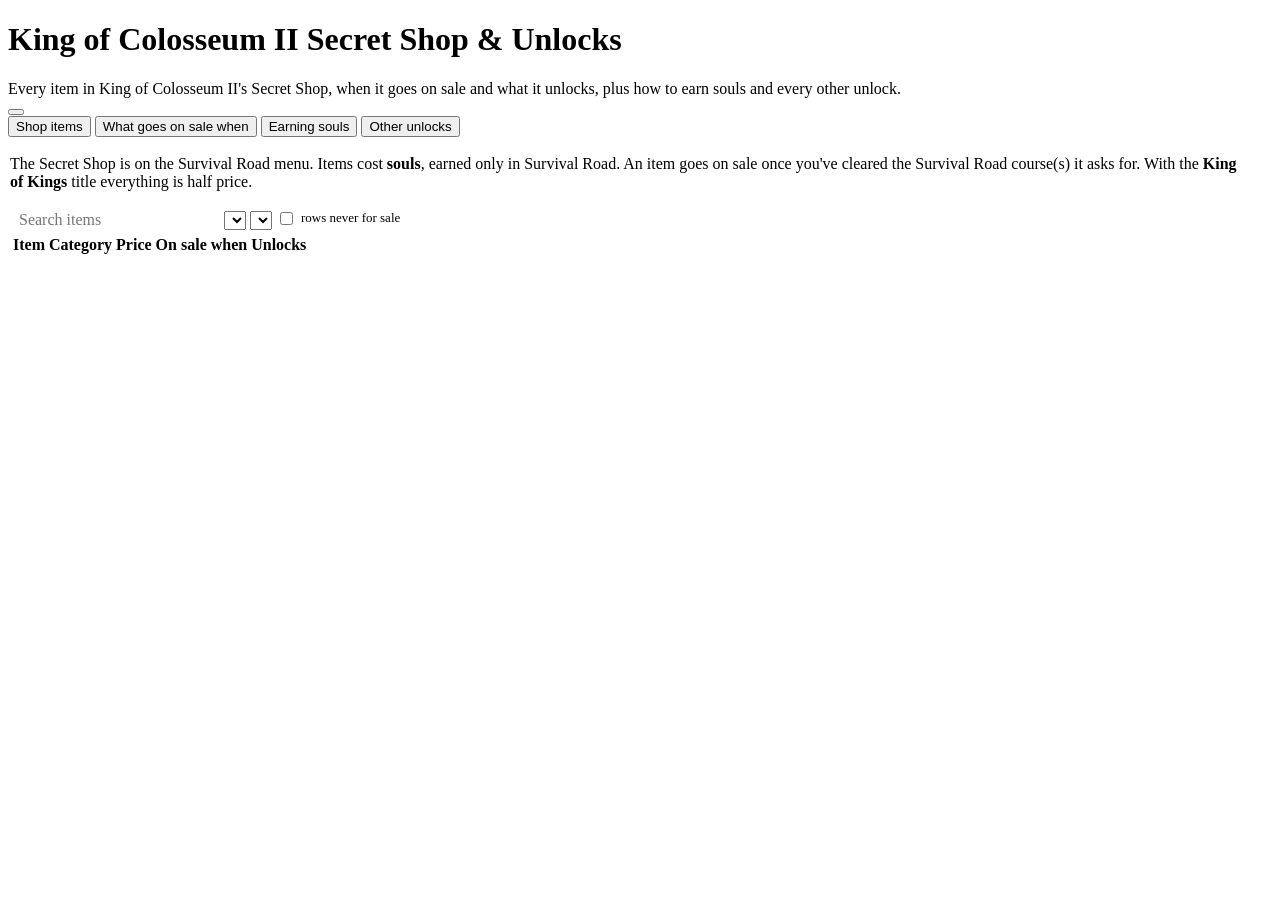
<file: tools/shopmap_template.html>
<!doctype html>
<html lang="en">
<meta charset="utf-8">
<meta name="viewport" content="width=device-width, initial-scale=1">
<title>Secret Shop &amp; Unlocks</title>
<!--HEAD-->
<style>
/*COMMON_CSS*/
/* Layout: header + tabs; each tab scrolls on its own. Built by tools/shopmap.py. */
.view { overflow: auto; padding: 2px 4px 0 2px; }
.view:focus { outline: none; }
.wrap { max-width: 1240px; }
.filters input[type="search"] { font: 14px var(--body); padding: 4px 9px; border: 1px solid var(--line); border-radius: 6px; background: var(--surface); color: var(--ink); width: 210px; }
.filters label.chk { display: inline-flex; gap: 5px; align-items: center; font-size: 13px; color: var(--muted); }
.count { font-size: 13px; color: var(--muted); margin-left: auto; }
.price { font: 700 15px var(--body); font-variant-numeric: tabular-nums; white-space: nowrap; }
.price small { font-weight: 400; color: var(--muted); font-size: 12px; display: block; }
.cat { font: 700 11.5px/1 var(--body); border-radius: 4px; padding: 3px 6px 2px; white-space: nowrap; display: inline-block; color: var(--surface); background: var(--cc, var(--muted)); }
.catkey { display: grid; grid-template-columns: repeat(auto-fit, minmax(250px, 1fr)); gap: 8px; }
.catkey div { background: var(--surface); border: 1px solid var(--line); border-radius: 8px; padding: 8px 11px; display: grid; gap: 4px; align-content: start; font-size: 13.5px; }
.catkey .ex { color: var(--muted); font-size: 12.5px; }
.cat-1 { --cc: var(--p-njpw); } .cat-2 { --cc: var(--p-ajpw); } .cat-3 { --cc: var(--p-noah); } .cat-4 { --cc: var(--muted); }
.ul { display: flex; flex-wrap: wrap; gap: 4px; }
.u { font: 600 12px var(--body); border: 1px solid var(--line); border-radius: 4px; padding: 1px 6px; background: var(--sunk); white-space: nowrap; }
.u b { font-weight: 700; color: var(--muted); font-size: 10.5px; margin-right: 3px; }
.u.key { border-color: var(--hl); color: var(--hl); background: var(--hl-bg); }
.desc { font-size: 13px; color: var(--muted); }
.jp { font-size: 12.5px; color: var(--muted); }
.req { font-size: 13.5px; }
tr.unsold td { opacity: .65; }

/* The unlock ladder: one column of cards per step */
.ladder { display: grid; grid-template-columns: repeat(auto-fill, minmax(280px, 1fr)); gap: 12px; }
.rung { background: var(--surface); border: 1px solid var(--line); border-radius: 8px; padding: 10px 12px 12px; display: grid; gap: 8px; align-content: start; }
.rung h3 { margin: 0; font: 900 23px/1.1 var(--display); text-transform: uppercase; font-stretch: 62%; }
.rung .tot { font-size: 12.5px; color: var(--muted); }
.rung ul { list-style: none; margin: 0; padding: 0; display: grid; gap: 3px; font-size: 13.5px; }
.rung li { display: flex; gap: 6px; align-items: baseline; }
.rung li .nm { flex: 1; min-width: 0; }
.rung li .pr { font-variant-numeric: tabular-nums; color: var(--muted); font-size: 12.5px; }
.rung.key { border-color: var(--hl); }
.stage { font: 700 14px var(--body); color: var(--ink); margin: 6px 0 -4px; }

.cards { display: grid; grid-template-columns: repeat(auto-fill, minmax(320px, 1fr)); gap: 12px; }
.card { background: var(--surface); border: 1px solid var(--line); border-radius: 8px; padding: 12px 14px; display: grid; gap: 8px; align-content: start; }
.card h3 { margin: 0; font: 700 16px var(--body); overflow-wrap: anywhere; }
.card { min-width: 0; }
.card .u { white-space: normal; }
.card .vf { font-size: 12.5px; color: var(--muted); }
.card .src { font: 600 12.5px var(--body); color: var(--muted); }
td.n.hot { color: var(--good); font-weight: 700; }
</style>

<div class="app">
  <header>
    <h1><span class="game">King of Colosseum II</span> <span>Secret Shop &amp; Unlocks</span></h1>
    <div class="sub">Every item in King of Colosseum II's Secret Shop, when it goes on sale and what it unlocks, plus how to earn souls and every other unlock.</div>
    <button id="theme" type="button"></button>
    <!--NAV-->
  </header>
  <nav class="tabs" role="tablist">
    <button role="tab" id="t-items" aria-selected="true" aria-controls="items">Shop items</button>
    <button role="tab" id="t-ladder" aria-selected="false" aria-controls="ladder">What goes on sale when</button>
    <button role="tab" id="t-souls" aria-selected="false" aria-controls="souls">Earning souls</button>
    <button role="tab" id="t-other" aria-selected="false" aria-controls="other">Other unlocks</button>
  </nav>

  <section class="view" id="items" role="tabpanel">
    <div class="wrap">
      <div class="prose"><p>The Secret Shop is on the Survival Road menu. Items cost <b>souls</b>, earned only in Survival Road. An item goes on sale once you've cleared the Survival Road course(s) it asks for. With the <b>King of Kings</b> title everything is half price.</p></div>
      <div class="catkey" id="catkey"></div>
      <div class="filters">
        <input type="search" id="q" placeholder="Search items" aria-label="Search items">
        <select id="f-cat" aria-label="Category"></select>
        <select id="f-req" aria-label="Requirement"></select>
        <label class="chk"><input type="checkbox" id="f-unsold"> rows never for sale</label>
        <span class="count" id="count"></span>
      </div>
      <div class="tablebox"><table id="itable"><thead><tr><th>Item</th><th>Category</th><th>Price</th><th>On sale when</th><th>Unlocks</th></tr></thead><tbody></tbody></table></div>
    </div>
  </section>

  <section class="view" id="ladder" role="tabpanel" hidden>
    <div class="wrap" id="laddertext"></div>
  </section>

  <section class="view" id="souls" role="tabpanel" hidden>
    <div class="wrap" id="soulstext"></div>
  </section>

  <section class="view" id="other" role="tabpanel" hidden>
    <div class="wrap" id="othertext"></div>
  </section>
</div>

<script type="application/json" id="data">/*DATA*/</script>
<script>
(function () {
"use strict";
const D = JSON.parse(document.getElementById("data").textContent);
const $ = s => document.querySelector(s);
const esc = s => String(s == null ? "" : s).replace(/[&<>"]/g, c => ({ "&": "&amp;", "<": "&lt;", ">": "&gt;", '"': "&quot;" }[c]));
const num = n => Number(n).toLocaleString("en-US");
const IT = D.items, byId = {};
IT.forEach(i => { if (i.id >= 0) byId[i.id] = i; });
/*THEME_JS*/

/* ---------- tabs */
const TABS = ["items", "ladder", "souls", "other"];
function setTab(t) { TABS.forEach(k => { $("#t-" + k).setAttribute("aria-selected", k === t); $("#" + k).hidden = k !== t; }); try { history.replaceState(null, "", "#" + t); } catch (e) { /* file:// */ } }
TABS.forEach(k => { $("#t-" + k).onclick = () => setTab(k); });

/* ---------- unlock chips */
const KIND = { wrestler: "Wrestler", variant: "Costume", edit_template: "Edit Mode sample", ring: "Ring", linked_item: "Also", edit_points: "Edit points", difficulty: "Difficulty", course: "Course", referee: "Referee", mode: "Mode", flag: "", all: "" };
function unlockChips(it) {
  const u = it.unlocks, out = [];
  const parts = u.filter(x => x.kind === "edit_part");
  u.filter(x => x.kind !== "edit_part").forEach(x => {
    let name = x.name;
    if (x.kind === "edit_points") name = "+50 when creating a wrestler";
    if (x.kind === "difficulty" || x.kind === "course") name = name.replace(/ \(0x[0-9a-f]+\)/, "");
    const link = x.kind === "wrestler" ? `roster/${x.target}` : x.kind === "variant" && x.wrestler != null ? `roster/${x.wrestler}` : x.kind === "edit_template" ? `templates/${x.target}` : null;
    out.push(`<span class="u${x.key_address ? " key" : ""}">${KIND[x.kind] ? `<b>${KIND[x.kind]}</b>` : ""}${wlink(esc(name), link)}</span>`);
  });
  if (parts.length) out.push(`<span class="u" title="${esc([...new Set(parts.map(p => p.name))].join(", "))}"><b>Edit faces</b>${parts.length}</span>`);
  return `<div class="ul">${out.join("") || '<span class="muted small">-</span>'}</div>`;
}
function reqText(it) {
  if (it.requirement) return esc(it.requirement.text.replace(" or harder", "+"));
  if (it.bought_with != null) return `<span class="muted">Comes with ${esc(byId[it.bought_with] ? byId[it.bought_with].name_en : "row " + it.bought_with)}</span>`;
  return `<span class="muted">${esc(it.note || "Not for sale")}</span>`;
}

/* ---------- what the categories mean (the shop's own names, explained) */
const CAT_TEXT = {
  1: ["New wrestlers and costumes for every mode: the hidden wrestlers, their extra costumes (Type 3/4 colours), and their faces in Edit Mode.", "e.g. Tatsumi Fujinami, Great Muta, Chono Summer Man"],
  2: ["A ready-made character for Edit Mode. When you create a wrestler you can start from a sample instead of a blank: it fills in the look, moves and stats of that wrestler, which you can then change. Also adds the sample's face to Edit Mode.", "e.g. Mitsuru Kajita, Sam Pop, Night Blaster"],
  3: ["The same, for mixed martial artists: a ready-made fighter to start an Edit Mode wrestler from, with face.", "e.g. Kojiro Matsuki, Rugal Robhankin"],
  4: ["Everything else: rings, the extra Survival Road courses and difficulties, and more Edit points for new wrestlers.", "e.g. Fighter Course, SUPER HARD, Edit Points +50"]
};
$("#catkey").innerHTML = D.categories.map(c => `<div><span><span class="cat cat-${c.id}">${esc(c.en)}</span></span><span>${esc((CAT_TEXT[c.id] || [c.help_en])[0])}</span><span class="ex">${esc((CAT_TEXT[c.id] || ["", ""])[1])}</span></div>`).join("");

/* ---------- items table */
const fc = $("#f-cat"), fr = $("#f-req");
const CAT_SHORT = { 1: "Hidden (wrestlers, costumes)", 2: "Pro Sample (Edit Mode)", 3: "MMA Sample (Edit Mode)", 4: "Etc. (rings, courses, options)" };
fc.innerHTML = `<option value="">All categories</option>` + D.categories.map(c => `<option value="${c.id}">${esc(CAT_SHORT[c.id] || c.en)}</option>`).join("");
const reqs = [...new Set(IT.filter(i => i.requirement).map(i => i.requirement.text))];
fr.innerHTML = `<option value="">Any requirement</option>` + reqs.map(r => `<option>${esc(r)}</option>`).join("");
function drawItems() {
  const q = $("#q").value.trim().toLowerCase(), unsold = $("#f-unsold").checked;
  const rows = IT.filter(i => (unsold || i.sold)
    && (!fc.value || i.category == fc.value)
    && (!fr.value || (i.requirement && i.requirement.text === fr.value))
    && (!q || [i.name_en, i.name_jp, i.description_en, ...i.unlocks.map(u => u.name)].join(" ").toLowerCase().includes(q)));
  $("#count").textContent = `${rows.length} item${rows.length === 1 ? "" : "s"}`;
  $("#itable tbody").innerHTML = rows.map(i => `<tr${i.sold ? "" : ' class="unsold"'}>
    <td><b>${esc(i.name_en)}</b> <span class="jp" lang="ja">${esc(i.name_jp)}</span>${i.description_en ? `<div class="desc">${esc(i.description_en)}</div>` : ""}</td>
    <td>${i.category ? `<span class="cat cat-${i.category}">${esc(i.category_en)}</span>` : ""}</td>
    <td class="price">${i.price != null ? `${num(i.price)}<small>${num(i.price_half)} half price</small>` : ""}</td>
    <td class="req">${reqText(i)}</td>
    <td>${unlockChips(i)}</td></tr>`).join("");
}
["#q", "#f-unsold"].forEach(s => $(s).addEventListener("input", drawItems));
[fc, fr].forEach(s => s.addEventListener("change", drawItems));
drawItems();

/* ---------- ladder: group the items on sale by requirement, in the order a player meets them */
(function () {
  const sold = IT.filter(i => i.sold), groups = new Map();
  const order = i => { const r = i.requirement; return r.type === "course" ? [r.difficulty, 0, r.course] : [r.difficulty, 1, r.count]; };
  sold.slice().sort((a, b) => { const x = order(a), y = order(b); return x[0] - y[0] || x[1] - y[1] || x[2] - y[2]; })
    .forEach(i => { const k = i.requirement.text; if (!groups.has(k)) groups.set(k, { r: i.requirement, items: [] }); groups.get(k).items.push(i); });
  const stages = [["Clear one course on Normal", g => g.r.type === "course" && g.r.difficulty === 2 && g.r.course <= 6],
    ["Clear several courses on Normal", g => g.r.type === "courses" && g.r.difficulty === 2],
    ["After buying the extra courses", g => g.r.type === "course" && g.r.course > 6],
    ["Harder difficulties", g => g.r.difficulty > 2]];
  let html = `<div class="prose"><p>An item goes on sale the next time you enter the shop after meeting its requirement, and stays on sale. A course counts once you win its finals; Easy never counts. Highlighted items change Survival Road itself.</p></div>`;
  stages.forEach(([title, test]) => {
    const gs = [...groups.values()].filter(test);
    if (!gs.length) return;
    html += `<div class="stage">${esc(title)}</div><div class="ladder">` + gs.map(g => {
      const total = g.items.reduce((s, i) => s + i.price, 0), key = g.items.some(i => i.unlocks.some(u => u.key_address));
      return `<div class="rung${key ? " key" : ""}"><h3>${esc(g.r.text.replace(" or harder", "+"))}</h3><div class="tot">${g.items.length} item${g.items.length === 1 ? "" : "s"} · ${num(total)} souls in all</div><ul>${g.items.map(i =>
        `<li><span class="cat cat-${i.category}">${esc(i.category_en)}</span><span class="nm">${i.unlocks.some(u => u.key_address) ? `<b>${esc(i.name_en)}</b>` : esc(i.name_en)}</span><span class="pr">${i.price}</span></li>`).join("")}</ul></div>`;
    }).join("") + `</div>`;
  });
  const all = sold.reduce((s, i) => s + i.price, 0);
  html += `<p class="note">Everything costs ${num(all)} souls (${num(Math.floor(all / 2))} with King of Kings prices). The Fighter and S-Stars courses go on sale after 4 courses on Normal; the S-1 and DARK rings then need the Fighter course cleared.</p>`;
  $("#laddertext").innerHTML = html;
})();

/* ---------- souls */
(function () {
  const C = D.currency, diffs = Object.keys(C.per_match), grades = ["rating < 40", "40-59", "60-79", "80-99", "100"];
  const titles = C.titles;
  $("#soulstext").innerHTML = `<div class="prose">
    <h2>Souls</h2>
    <p>Souls are the shop's only currency. Every Survival Road match pays souls, won or lost, by difficulty and the match's rating, plus a bonus for your current title. You can hold at most ${num(C.cap)}.</p></div>
    <div class="tablebox"><table><thead><tr><th>Difficulty</th>${grades.map(g => `<th>${esc(g.replace("rating < 40", "below 40"))}</th>`).join("")}</tr></thead><tbody>
    ${diffs.map(d => `<tr><td><b>${esc(d)}</b></td>${grades.map(g => `<td class="n">${num(C.per_match[d][g])}</td>`).join("")}</tr>`).join("")}</tbody></table></div>
    <div class="prose"><p class="small muted">Columns are the match rating. Super Hard and Master have to be bought first (SUPER HARD after one course cleared on Hard, MASTER after one on Super Hard).</p>
    <h2>Titles</h2>
    <p>After every match the game gives you a title from your last 10 match ratings. It adds souls to well-rated matches; King of Kings also halves every shop price.</p></div>
    <div class="tablebox"><table><thead><tr><th>#</th><th>Title</th><th>Earned with</th><th>Bonus, rating 80–99</th><th>Bonus, rating 100</th></tr></thead><tbody>
    ${titles.map(t => { const b = C.title_bonus[t.en]; return `<tr><td class="n">${t.id}</td><td><b>${esc(t.en)}</b> <span class="jp" lang="ja">${esc(t.jp)}</span></td><td class="small">${esc(t.condition)}</td><td class="n">${b ? "+" + b["80-99"] : "-"}</td><td class="n">${b ? "+" + b["100"] : "-"}</td></tr>`; }).join("")}</tbody></table></div>
    <div class="prose"><p class="note">The bonus column is decoded from the game code and not yet checked in game; the status screen's own labels differ. Green Boy and Backyard Wrestler give extra continues instead (+1 / +2).</p></div>`;
})();

/* ---------- other unlocks */
(function () {
  const src = D.other_sources.map(s => `<div class="card"><h3>${esc(s.source)}</h3>${s.verified !== false ? "" : `<div class="vf">From the game code; not yet tried in game.</div>`}<div class="ul">${s.unlocks.map(u => `<span class="u">${KIND[u.kind] ? `<b>${KIND[u.kind]}</b>` : ""}${esc(u.name)}</span>`).join("")}</div></div>`).join("");
  const never = D.never_unlocked.map(n => `<li>${n.flag != null ? `<span class="k">flag ${n.flag}</span> ` : ""}${esc(n.what.replace(/ \(docs\/HIDDEN_CONTENT\.md\)/, ""))}</li>`).join("");
  $("#othertext").innerHTML = `<div class="prose"><h2>Outside the shop</h2><p>Only a few things unlock anywhere else. Survival Road itself unlocks nothing directly; it only earns souls and puts items on sale. No mode on the title menu is ever locked.</p></div>
    <div class="cards">${src}</div>
    <div class="prose"><h2>Never unlocked</h2><p>Content on the disc that nothing in the game unlocks (the translation's <span class="k">--unlocks all</span> option opens most of it).</p><ul>${never}</ul>
    <h2>Difficulties and courses</h2></div>
    <div class="tablebox"><table><thead><tr><th>Survival Road</th><th>Available</th></tr></thead><tbody>
    ${D.difficulties.map(d => `<tr><td>${esc(d.en)} <span class="jp" lang="ja">${esc(d.jp)}</span></td><td>${esc(d.unlock === "always" ? "From the start" : d.unlock.replace("buy", "Buy"))}</td></tr>`).join("")}
    ${D.courses.map(c => `<tr><td>${esc(c.en)} course <span class="jp" lang="ja">${esc(c.jp)}</span></td><td>${esc(c.note ? c.note.replace(/ \(0x[0-9a-f]+\)/, "").replace(/^./, m => m.toUpperCase()) : "From the start")}</td></tr>`).join("")}
    </tbody></table></div>`;
})();

const h = (location.hash || "").slice(1);
setTab(TABS.includes(h) ? h : "items");
})();
</script>
</file>
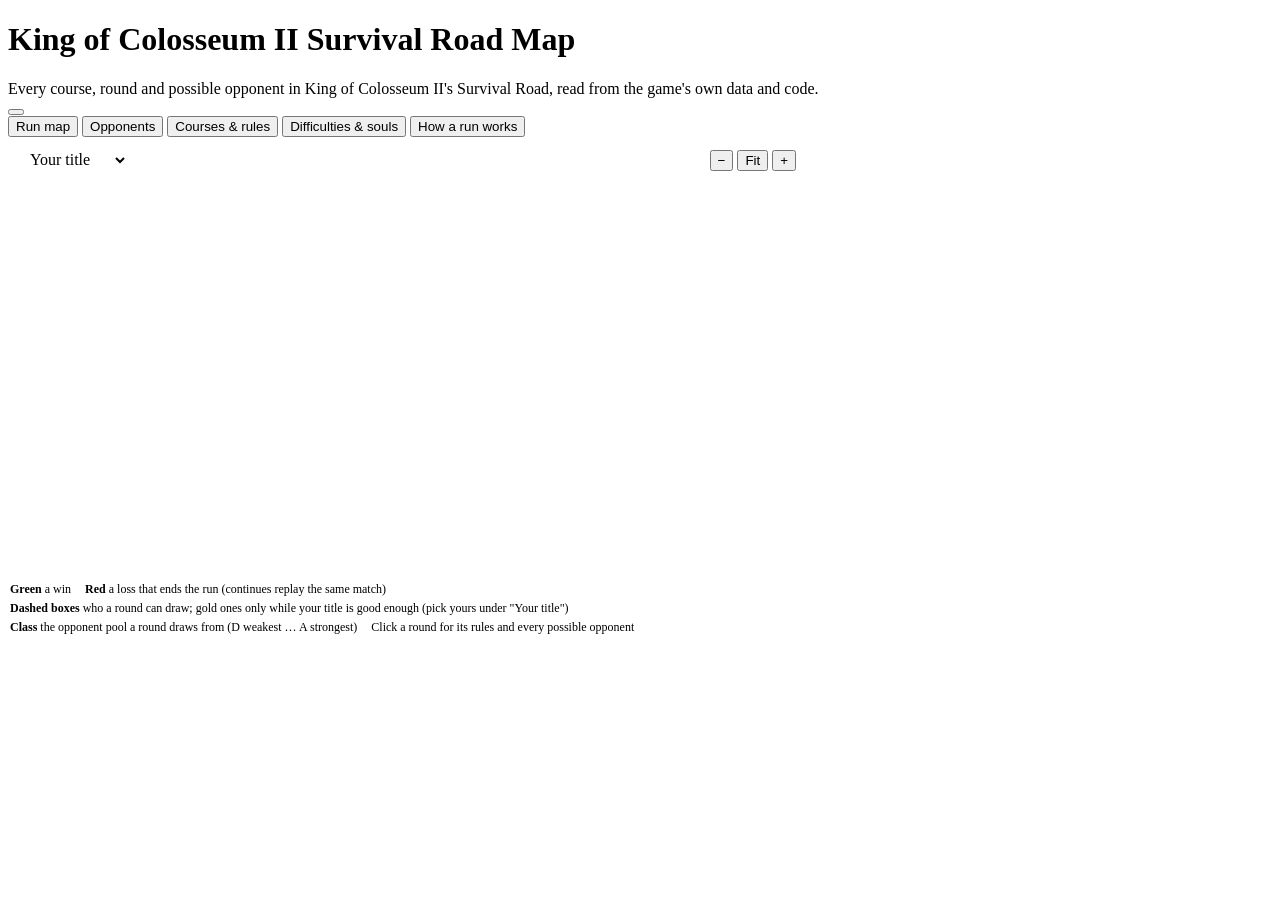
<file: tools/survivalmap_template.html>
<!doctype html>
<html lang="en">
<meta charset="utf-8">
<meta name="viewport" content="width=device-width, initial-scale=1">
<title>Survival Road Map</title>
<!--HEAD-->
<style>
/*COMMON_CSS*/
/* Layout: header + tabs; the run map is a flowchart beside a dossier panel. Built by tools/survivalmap.py. */
.view { overflow: auto; padding: 2px 4px 0 2px; }
.view:focus { outline: none; }
#map { display: grid; grid-template-columns: minmax(0, 1fr) minmax(0, 460px); gap: 12px; overflow: hidden; }
.chartcol { display: flex; flex-direction: column; min-width: 0; min-height: 0; gap: 8px; }
.controls { display: flex; flex-wrap: wrap; gap: 6px 10px; align-items: center; }
.seg { display: inline-flex; flex-wrap: wrap; border: 1px solid var(--line); border-radius: 6px; overflow: hidden; }
.seg button { font: 600 13px var(--body); border: 0; background: var(--surface); color: var(--muted); padding: 5px 10px; cursor: pointer; }
.seg button + button { border-left: 1px solid var(--line); }
.seg button[aria-pressed="true"] { background: var(--ink); color: var(--surface); }
.seg button:disabled { opacity: .4; cursor: not-allowed; }
.flowbox { flex: 1; min-height: 360px; overflow: auto; background: var(--sunk); border: 1px solid var(--line); border-radius: 8px; padding: 16px; }
.legend { display: flex; flex-wrap: wrap; gap: 4px 14px; font-size: 12px; color: var(--muted); }
.legend b { color: var(--ink); font-weight: 600; }
.zoom { display: inline-flex; gap: 4px; margin-left: auto; }

.chartwrap { position: relative; transform-origin: 0 0; }
.chartwrap svg.edges { position: absolute; left: 0; top: 0; overflow: visible; pointer-events: none; }
.step { position: absolute; background: var(--surface); border: 1px solid var(--line); border-radius: 8px; padding: 9px 12px 10px; cursor: pointer; display: grid; gap: 3px; box-shadow: 0 1px 2px rgb(0 0 0 / .12); }
.step:hover { border-color: var(--ink); }
.step.sel { border-color: var(--accent); box-shadow: 0 0 0 2px var(--accent); }
.step .top { display: flex; flex-wrap: wrap; align-items: center; gap: 6px 8px; }
.step .ttl { font: 700 15px/1.25 var(--body); }
.step .meta { font-size: 13px; color: var(--muted); }
.step .num { font: 600 12.5px var(--body); color: var(--muted); }
.tag { font: 700 11.5px/1 var(--body); border-radius: 4px; padding: 3px 6px 2px; white-space: nowrap; }
.t-start { background: var(--accent); color: var(--accent-ink); }
.t-stage { background: var(--ink); color: var(--surface); }
.t-round { background: var(--surface); color: var(--ink); border: 1px solid var(--ink); }
.t-end { background: var(--good); color: var(--surface); }
.t-over { background: var(--bad); color: var(--surface); }
.step.stage { background: var(--ink); border-color: var(--ink); color: var(--surface); }
.step.stage .meta { color: var(--line); }
.step.stage .t-stage { background: var(--surface); color: var(--ink); }
.step.ending { border: 2.5px solid var(--good); }
.step.over { border: 2.5px solid var(--bad); }
.step.easyend { border: 2.5px dashed var(--muted); }
.step.pool { padding: 7px 10px 8px; gap: 2px; border-style: dashed; }
.step.pool.gated { border-color: var(--hl); background: var(--hl-bg); }
.step.pool.out { opacity: .38; border-color: var(--line); background: var(--sunk); }
.step.pool.out .t-gated { background: var(--muted); }
.step.pool.in { border-style: solid; box-shadow: 0 0 0 1px var(--hl); }
.titlepick { display: inline-flex; align-items: center; gap: 6px; font: 600 13px var(--body); color: var(--muted); }
.titlepick select { font: 13px var(--body); padding: 4px 6px; border: 1px solid var(--line); border-radius: 6px; background: var(--surface); color: var(--ink); }
.step.pool .ttl { font-size: 14px; }
.step.pool .meta { font-size: 12px; line-height: 1.35; }
.t-pool { background: var(--sunk); color: var(--muted); border: 1px solid var(--line); }
.t-gated { background: var(--hl); color: var(--surface); }
.edge.opt { stroke: var(--hl); stroke-dasharray: 5 4; }
.cls { font: 800 15px/1 var(--display); font-stretch: 62%; border-radius: 4px; padding: 2px 6px 1px; background: var(--sunk); border: 1px solid var(--line); }
.edge { fill: none; stroke: var(--muted); stroke-width: 1.6; }
.edge.yes { stroke: var(--good); }
.edge.no { stroke: var(--bad); }
.edge.hl { stroke-width: 3.2; }
.elabel rect { fill: var(--sunk); }
.elabel text { font: 600 11.5px var(--body); fill: var(--muted); }
.elabel.yes text { fill: var(--good); } .elabel.no text { fill: var(--bad); }
.junction { fill: var(--bad); }
#a-opt path { fill: var(--hl); } #a-muted path { fill: var(--muted); } #a-yes path { fill: var(--good); } #a-no path { fill: var(--bad); }

aside.panel { background: var(--surface); border: 1px solid var(--line); border-radius: 8px; overflow-y: auto; overflow-x: hidden; min-width: 0; padding: 16px; display: flex; flex-direction: column; gap: 14px; }
.panel > * { min-width: 0; flex-shrink: 0; }
.panel h2 { font: 900 29px/1.05 var(--display); margin: 0; text-transform: uppercase; font-stretch: 62%; }
.panel h3 { font: 700 14px var(--body); color: var(--ink); margin: 0 0 6px; }
.panel p { margin: 0; }
.kicker { font: 500 13px var(--body); color: var(--muted); display: flex; gap: 8px; align-items: center; flex-wrap: wrap; }
.facts { display: grid; grid-template-columns: repeat(auto-fit, minmax(110px, 1fr)); gap: 6px; }
.fact { background: var(--sunk); border-radius: 6px; padding: 6px 9px; }
.fact .fk { font: 700 12px var(--body); color: var(--muted); }
.fact .v { font: 700 16px var(--body); }
.cond { background: var(--sunk); border-left: 3px solid var(--ink); border-radius: 0 6px 6px 0; padding: 7px 10px; font-size: 14px; }
dl.set { display: grid; grid-template-columns: max-content 1fr; gap: 3px 12px; margin: 0; font-size: 13.5px; }
dl.set dt { color: var(--muted); }
dl.set dd { margin: 0; }
ul.pool { list-style: none; margin: 0; padding: 0; display: grid; gap: 2px; font-size: 13.5px; }
ul.pool li { display: flex; gap: 8px; align-items: baseline; padding: 3px 0; border-bottom: 1px solid var(--line); }
ul.pool .who { flex: 1; min-width: 0; }
ul.pool .with { color: var(--muted); font-size: 12.5px; }
.lim { font: 600 11px var(--body); color: var(--hl); background: var(--hl-bg); border: 1px solid var(--hl); border-radius: 4px; padding: 0 5px; white-space: nowrap; }
.cut { border: 1px dashed var(--muted); border-radius: 8px; padding: 8px 12px; color: var(--muted); font-size: 13.5px; }
.filters input[type="search"] { font: 14px var(--body); padding: 4px 9px; border: 1px solid var(--line); border-radius: 6px; background: var(--surface); color: var(--ink); width: 210px; }
.count { font-size: 13px; color: var(--muted); margin-left: auto; }
.jp { font-size: 12.5px; color: var(--muted); }
@media (max-width: 900px) {
  #map { grid-template-columns: minmax(0, 1fr); overflow: visible; }
  .flowbox { max-height: 70vh; flex: none; }
}
</style>

<div class="app">
  <header>
    <h1><span class="game">King of Colosseum II</span> <span>Survival Road Map</span></h1>
    <div class="sub">Every course, round and possible opponent in King of Colosseum II's Survival Road, read from the game's own data and code.</div>
    <button id="theme" type="button"></button>
    <!--NAV-->
  </header>
  <nav class="tabs" role="tablist">
    <button role="tab" id="t-map" aria-selected="true" aria-controls="map">Run map</button>
    <button role="tab" id="t-opp" aria-selected="false" aria-controls="opp">Opponents</button>
    <button role="tab" id="t-courses" aria-selected="false" aria-controls="courses">Courses &amp; rules</button>
    <button role="tab" id="t-diff" aria-selected="false" aria-controls="diff">Difficulties &amp; souls</button>
    <button role="tab" id="t-how" aria-selected="false" aria-controls="how">How a run works</button>
  </nav>

  <section class="view" id="map" role="tabpanel">
    <div class="chartcol">
      <div class="controls">
        <div class="seg" id="c-course" role="group" aria-label="Course"></div>
      </div>
      <div class="controls">
        <div class="seg" id="c-mode" role="group" aria-label="Mode"></div>
        <div class="seg" id="c-diff" role="group" aria-label="Difficulty"></div>
        <label class="titlepick">Your title <select id="c-title"></select></label>
        <span class="zoom"><button class="btn" id="zout" type="button" aria-label="Zoom out">−</button><button class="btn" id="zfit" type="button">Fit</button><button class="btn" id="zin" type="button" aria-label="Zoom in">+</button></span>
      </div>
      <div class="flowbox" id="flowbox"></div>
      <div class="legend">
        <span><b style="color:var(--good)">Green</b> a win</span>
        <span><b style="color:var(--bad)">Red</b> a loss that ends the run (continues replay the same match)</span>
        <span><b style="color:var(--hl)">Dashed boxes</b> who a round can draw; gold ones only while your title is good enough (pick yours under "Your title")</span>
        <span><b>Class</b> the opponent pool a round draws from (D weakest … A strongest)</span>
        <span>Click a round for its rules and every possible opponent</span>
      </div>
    </div>
    <aside class="panel" id="panel" aria-live="polite"></aside>
  </section>

  <section class="view" id="opp" role="tabpanel" hidden>
    <div class="wrap">
      <div class="prose"><p>Every entry in the opponent tables. In singles an opponent may bring a second (who can interfere); in tag you face a team. Each round draws one entry at random from the course's entries of the classes it allows; the finals draw from class A of every course. You never meet the same wrestler twice in a run, and never one you picked yourself.</p></div>
      <div class="filters">
        <div class="seg" id="o-mode" role="group" aria-label="Mode"></div>
        <select id="o-course" aria-label="Course"></select>
        <select id="o-class" aria-label="Class"></select>
        <input type="search" id="o-q" placeholder="Search wrestlers" aria-label="Search wrestlers">
        <span class="count" id="o-count"></span>
      </div>
      <div class="tablebox"><table id="otable"><thead></thead><tbody></tbody></table></div>
    </div>
  </section>

  <section class="view" id="courses" role="tabpanel" hidden>
    <div class="wrap" id="coursetext"></div>
  </section>

  <section class="view" id="diff" role="tabpanel" hidden>
    <div class="wrap" id="difftext"></div>
  </section>

  <section class="view" id="how" role="tabpanel" hidden>
    <div class="wrap"><div class="prose" id="howtext"></div></div>
  </section>
</div>

<script type="application/json" id="data">/*DATA*/</script>
<script>
(function () {
"use strict";
const D = JSON.parse(document.getElementById("data").textContent);
const $ = s => document.querySelector(s);
const esc = s => String(s == null ? "" : s).replace(/[&<>"]/g, c => ({ "&": "&amp;", "<": "&lt;", ">": "&gt;", '"': "&quot;" }[c]));
const num = n => Number(n).toLocaleString("en-US");
const CLASS = { 2: "D", 3: "C", 4: "B", 5: "A" };
const cls = s => s.split("").join("/");
const TITLE = Object.fromEntries(D.titles.map(t => [t.id, t.name]));
const MODES = [["singles", "Singles"], ["tag", "Tag"]];
/*THEME_JS*/
let st = { course: 1, mode: "singles", diff: 2, title: -1 }, selId = "start", zoom = 1, natural = { w: 0, h: 0 }, edges = [];

/* ---------- tabs */
const TABS = ["map", "opp", "courses", "diff", "how"];
function setTab(t) { TABS.forEach(k => { $("#t-" + k).setAttribute("aria-selected", k === t); $("#" + k).hidden = k !== t; }); }
TABS.forEach(k => { $("#t-" + k).onclick = () => setTab(k); });

/* ---------- helpers */
const course = id => D.courses.find(c => c.id === id);
const diff = id => D.difficulties.find(d => d.id === id);
const setting = (row, name) => { const s = row.settings.find(x => x.setting === name); return s ? s.display : ""; };
function oppName(o, mode) {
  if (mode === "tag") return `${wlink(esc(o.team[0]), o.team_links[0])} &amp; ${wlink(esc(o.team[1]), o.team_links[1])}`;
  return wlink(esc(o.wrestler), o.link) + (o.second ? ` <span class="with">with ${wlink(esc(o.second), o.second_link)}</span>` : "");
}
const limText = v => v ? `<span class="lim" title="Only drawn while your title is ${esc(TITLE[v])} or better">title ≤ ${esc(TITLE[v])}</span>` : "";

/* ---------- the run's nodes for the current choice */
function runNodes() {
  const c = course(st.course), m = c.modes[st.mode], d = diff(st.diff), out = [{ id: "start", type: "start" }];
  if (!m.offered || c.cut) return out;
  out.push({ id: "qual", type: "stage", stage: "q" });
  const round = (stage, r) => { const x = { id: stage + r, type: "round", stage, r }; out.push(x); out.push(...poolNodes(x)); };
  for (let r = 1; r <= d.qualifiers.rounds; r++) round("q", r);
  if (d.finals) {
    out.push({ id: "fin", type: "stage", stage: "f" });
    for (let r = 1; r <= d.finals.rounds; r++) round("f", r);
    out.push({ id: "ending", type: "ending" });
  } else out.push({ id: "easyend", type: "easyend" });
  if (d.finals) out.push({ id: "gameover", type: "gameover" });
  return out;
}
function roundData(x) {
  const c = course(st.course), d = diff(st.diff);
  if (x.stage === "q") {
    const row = c.modes[st.mode].rounds[x.r - 1], bd = row.by_difficulty[st.diff];
    return { row, classes: bd.classes, cpu: bd.cpu_level, crit: bd.critical, pool: bd.pool };
  }
  const F = D.finals[st.mode], row = F.rounds[x.r - 1], bd = row.by_difficulty[st.diff] || {};
  return { row, classes: "A", cpu: bd.cpu_level, crit: bd.critical, pool: F.pool, finals: true };
}
/* a round's pool split by the title it needs: [] when every entry is always drawn */
function poolNodes(x) {
  const r = roundData(x), opp = D.opponents[st.mode], groups = new Map();
  r.pool.forEach(i => { const v = opp[i].title_limit || 0; if (!groups.has(v)) groups.set(v, []); groups.get(v).push(opp[i]); });
  if (![...groups.keys()].some(v => v)) return [];
  return [...groups.keys()].sort((a, b) => (a === 0 ? -1 : b === 0 ? 1 : b - a))
    .map(v => ({ id: `${x.id}_t${v}`, type: "pool", parent: x.id, v, entries: groups.get(v) }));
}
/* st.title: -1 = show every pool, 0 = no title yet (a new save), 1-8 = the current title.
   An entry with title limit v is drawn while the title is 1..v (0x1bc260). */
const qualifies = v => !v || (st.title >= 1 && st.title <= v);
function gatedText(x, r) {
  const opp = D.opponents[st.mode], always = r.pool.filter(i => !opp[i].title_limit).length, extra = r.pool.length - always;
  const plural = n => `${n} possible opponent${n === 1 ? "" : "s"}`;
  if (!extra) return plural(r.pool.length);
  if (st.title >= 0) return `${plural(r.pool.filter(i => qualifies(opp[i].title_limit)).length)} with your title`;
  return `${always} possible opponents, up to ${r.pool.length} by title`;
}
const titleNeed = v => v === 8 ? "Any title" : v === 1 ? "King of Kings" : `${TITLE[v]} or better`;
function names(list, n) {
  const nm = o => st.mode === "tag" ? `${o.team[0]} & ${o.team[1]}` : o.wrestler;
  return esc(list.slice(0, n).map(nm).join(", ")) + (list.length > n ? ` +${list.length - n} more` : "");
}

/* can one loss in this round end the run? (GAME OVER when wins + matches left < wins needed) */
function lossText(x) {
  const d = diff(st.diff), s = x.stage === "q" ? d.qualifiers : d.finals;
  if (!s || s.wins_needed == null) return "";
  return s.rounds - s.wins_needed === 0 ? "loss" : `loss no. ${s.rounds - s.wins_needed + 1}`;
}

function stepHTML(x) {
  const c = course(st.course), d = diff(st.diff), box = (cls, inner) => `<div class="step ${cls}" data-id="${x.id}" tabindex="0">${inner}</div>`;
  switch (x.type) {
    case "start": return box("start", `<div class="top"><span class="tag t-start">Start</span><span class="ttl">${esc(c.name)}</span></div><div class="meta">${st.mode === "tag" ? "Pick a team of two" : "Pick a wrestler (and a second, if you like)"} · ${esc(d.name)}</div>`);
    case "stage": {
      const s = x.stage === "q" ? d.qualifiers : d.finals;
      const goal = x.stage === "q" ? (s.wins_needed == null ? `${s.rounds} matches` : `Win ${s.wins_needed} of ${s.rounds}`) : `Win all ${s.rounds}`;
      return box("stage", `<div class="top"><span class="tag t-stage">${x.stage === "q" ? "Qualifiers" : "Finals!"}</span><span class="ttl">${goal}</span></div><div class="meta">${x.stage === "q" ? `Opponents from the ${esc(c.key)} course` : "Class A opponents from every course"}</div>`);
    }
    case "round": {
      const r = roundData(x);
      return box("round", `<div class="top"><span class="tag t-round">${x.stage === "q" ? "Qualifier" : "Final"} ${x.r}</span><span class="cls">${esc(cls(r.classes))}</span><span class="num">CPU level ${r.cpu ?? "?"}${r.crit && r.crit !== "Normal" ? " · critical " + esc(r.crit) : ""}</span></div><div class="ttl">${gatedText(x, r)}</div><div class="meta">${esc(setting(r.row, "Rules"))} · ${esc(setting(r.row, "Time Limit"))} · ${esc(setting(r.row, "Venue"))}</div>`);
    }
    case "pool": return box(`pool${x.v ? " gated" : ""}${x.v && st.title >= 0 ? (qualifies(x.v) ? " in" : " out") : ""}`, x.v
      ? `<div class="top"><span class="tag t-gated">If your title is</span></div><div class="ttl">${esc(titleNeed(x.v))}</div><div class="meta"><b>+${x.entries.length}</b>: ${names(x.entries, 3)}</div>`
      : `<div class="top"><span class="tag t-pool">Always in the draw</span></div><div class="ttl">${x.entries.length} opponent${x.entries.length === 1 ? "" : "s"}</div><div class="meta">${names(x.entries, 3)}</div>`);
    case "ending": return box("ending", `<div class="top"><span class="tag t-end">Champion</span><span class="ttl">Course cleared on ${esc(d.name)}</span></div><div class="meta">Your wrestlers, then the staff credits. Shop items for this clear go on sale.</div>`);
    case "easyend": return box("easyend", `<div class="top"><span class="tag t-stage">Easy ends</span><span class="ttl">Run over after 3 matches</span></div><div class="meta">Never counts as a clear: "Take on NORMAL or harder…"</div>`);
    case "gameover": return box("over", `<div class="top"><span class="tag t-over">Game Over</span><span class="ttl">${d.continues ? `${d.continues} continue${d.continues === 1 ? "" : "s"}` : "No continues"}</span></div><div class="meta">${d.continues ? "Continue replays the same match against the same opponent" : "The run is over"}${d.id < 5 ? "; Green Boy / Backyard Wrestler add 1 / 2" : ""}</div>`);
  }
}

const L = { sw: 330, ow: 230, pw: 180, pgap: 12, gap: 46, top: 8, left: 8 };
function renderFlow() {
  const ns = runNodes(), c = course(st.course);
  if (ns.length === 1) {
    $("#flowbox").innerHTML = `<p class="cut">The Fighters course has no tag mode: the game never offers it.</p>`;
    edges = []; select("start"); return;
  }
  $("#flowbox").innerHTML = `<div class="chartwrap" id="chart"><svg class="edges" id="edges"></svg>${ns.map(stepHTML).join("")}</div>`;
  const el = id => document.querySelector(`.step[data-id="${id}"]`), pos = {};
  ns.forEach(x => { el(x.id).style.width = (x.type === "gameover" ? L.ow : x.type === "pool" ? L.pw : L.sw) + "px"; });
  const put = (id, x, y) => { const e = el(id); e.style.left = x + "px"; e.style.top = y + "px"; pos[id] = { x, y, w: e.offsetWidth, h: e.offsetHeight }; };
  const spine = ns.filter(x => x.type !== "gameover" && x.type !== "pool");
  const pools = id => ns.filter(p => p.type === "pool" && p.parent === id);
  /* a round's pool boxes sit in a row under it, ending just left of the spine's centre line, so
     the win arrow runs down beside them; the spine moves right to make room for the widest row */
  const rowW = n => n * L.pw + (n - 1) * L.pgap;
  const widest = Math.max(0, ...spine.map(x => pools(x.id).length).filter(Boolean).map(rowW));
  const sx = widest ? Math.max(L.left, L.left + widest + 24 - L.sw / 2) : L.left;
  let y = L.top;
  spine.forEach(x => {
    put(x.id, sx, y);
    y += pos[x.id].h;
    const ps = pools(x.id);
    if (ps.length) {
      const right = sx + L.sw / 2 - 24, py = y + 30;
      let px = right - rowW(ps.length), hmax = 0;
      ps.forEach(p => { put(p.id, px, py); px += L.pw + L.pgap; hmax = Math.max(hmax, pos[p.id].h); });
      y = py + hmax;
    }
    y += L.gap;
  });
  const busX = sx + L.sw + 70;
  const last = spine[spine.length - 1].id;
  if (pos.ending !== undefined || ns.some(x => x.id === "gameover")) put("gameover", busX - 40, pos[last].y);
  natural = { w: busX - 40 + L.ow + 12, h: y };
  edges = [];
  const cx = id => pos[id].x + pos[id].w / 2, bot = id => pos[id].y + pos[id].h, mid = id => pos[id].y + pos[id].h / 2;
  spine.forEach((x, i) => {
    const nx = spine[i + 1];
    if (!nx) return;
    const win = x.type === "round";
    edges.push({ from: x.id, to: nx.id, cls: win ? "yes" : "", label: win ? (diff(st.diff).finals || x.stage === "f" ? "win" : "win or lose") : "", d: `M${cx(x.id)},${bot(x.id)} V${pos[nx.id].y - 2}`, lx: cx(x.id) + 8, ly: (bot(x.id) + pos[nx.id].y) / 2 + 4 });
  });
  spine.forEach(x => {
    const ps = pools(x.id);
    if (!ps.length) return;
    const railY = pos[ps[0].id].y - 14, first = cx(ps[0].id), last = cx(ps[ps.length - 1].id);
    const stem = Math.min(last, sx + 40);
    edges.push({ from: x.id, to: ps[0].id, cls: "opt", d: `M${stem},${bot(x.id)} V${railY} M${first},${railY} H${last}`, nomark: true });
    ps.forEach(p => edges.push({ from: x.id, to: p.id, cls: "opt", d: `M${cx(p.id)},${railY} V${pos[p.id].y - 2}` }));
  });
  const losers = ns.filter(x => x.type === "round" && lossText(x));
  losers.forEach(x => {
    const yy = mid(x.id);
    edges.push({ from: x.id, to: "gameover", cls: "no", label: lossText(x), d: `M${pos[x.id].x + pos[x.id].w},${yy} H${busX}`, lx: pos[x.id].x + pos[x.id].w + 6, ly: yy - 6, junction: [busX, yy] });
  });
  if (losers.length && pos.gameover) edges.push({ from: "bus", to: "gameover", cls: "no", d: `M${busX},${mid(losers[0].id)} V${pos.gameover.y - 2}`, bus: true });
  const svg = $("#edges");
  svg.setAttribute("width", natural.w); svg.setAttribute("height", natural.h);
  svg.innerHTML = `<defs>${["muted", "yes", "no", "opt"].map(c => `<marker id="a-${c}" viewBox="0 0 10 10" refX="9" refY="5" markerUnits="userSpaceOnUse" markerWidth="11" markerHeight="11" orient="auto-start-reverse"><path d="M0 0L10 5L0 10z"/></marker>`).join("")}</defs>`
    + edges.map((e, i) => `<path class="edge ${e.cls}" data-e="${i}" d="${e.d}"${e.junction || e.nomark ? "" : ` marker-end="url(#a-${e.cls || "muted"})"`}/>` + (e.junction ? `<circle class="junction" cx="${e.junction[0]}" cy="${e.junction[1]}" r="3.5"/>` : "")).join("")
    + edges.map(e => e.label ? `<g class="elabel ${e.cls}"><text x="${e.lx}" y="${e.ly}">${esc(e.label)}</text></g>` : "").join("");
  svg.querySelectorAll(".elabel").forEach(g => {
    const b = g.querySelector("text").getBBox(), r = document.createElementNS("http://www.w3.org/2000/svg", "rect");
    r.setAttribute("x", b.x - 3); r.setAttribute("y", b.y - 1); r.setAttribute("width", b.width + 6); r.setAttribute("height", b.height + 2); r.setAttribute("rx", 3);
    g.insertBefore(r, g.firstChild);
  });
  fitZoom();
  if (!ns.some(x => x.id === selId)) selId = "start";
  select(selId);
}
function applyZoom() {
  const c = $("#chart"); if (!c) return;
  c.style.width = natural.w + "px"; c.style.height = natural.h + "px"; c.style.transform = `scale(${zoom})`;
  c.style.marginRight = (natural.w * (zoom - 1)) + "px"; c.style.marginBottom = (natural.h * (zoom - 1)) + "px";
}
function fitZoom() { zoom = Math.max(.45, Math.min(1, ($("#flowbox").clientWidth - 34) / natural.w)); applyZoom(); }
$("#zin").onclick = () => { zoom = Math.min(1.6, zoom * 1.2); applyZoom(); };
$("#zout").onclick = () => { zoom = Math.max(.35, zoom / 1.2); applyZoom(); };
$("#zfit").onclick = fitZoom;

/* ---------- panel */
const KEY_SETTINGS = ["Rules", "Match Type", "Falls", "Time Limit", "Rounds", "Round Time", "No. of Rounds", "Rope Break", "Lumberjack", "Ring", "Crowd", "Venue", "Referee", "Ring Announcer"];
function panel(id) {
  const c = course(st.course), d = diff(st.diff), x = runNodes().find(n => n.id === id) || { type: "start" };
  const head = (k, t) => `<div class="kicker"><span>${esc(c.key)} · ${st.mode === "tag" ? "Tag" : "Singles"} · ${esc(d.name)}</span></div><h2>${t}</h2>`;
  let h = "";
  if (x.type === "start") {
    h = head("", esc(c.name)) + `<p>${esc(c.description)}.</p>` + (c.locked_until ? `<div class="cond">Locked until you buy <b>${esc(c.locked_until.shop_item)}</b> (${c.locked_until.price_souls} souls) in the Secret Shop. It goes on sale after ${c.locked_until.on_sale_when.courses_cleared} courses are cleared on Normal or harder.</div>` : "")
      + (c.cut ? `<p class="cut">Cut from the game: the course list always skips it.</p>` : "")
      + `<div class="facts"><div class="fact"><div class="fk">Matches</div><div class="v">${d.total_matches}</div></div><div class="fact"><div class="fk">Continues</div><div class="v">${d.continues}</div></div><div class="fact"><div class="fk">Souls, S match</div><div class="v">${num(d.souls_by_grade.S)}</div></div></div>`
      + `<p class="small muted">Modes: Singles, Singles with a second (your partner stays at ringside), or Tag. Between matches: Next Match, the Hall of Souls (Secret Shop), or Save &amp; Quit.</p>`
      + (d.locked_until ? `<p class="note">${esc(d.name)} is locked until you buy ${esc(d.locked_until.shop_item)} (${d.locked_until.price_souls} souls).</p>` : "");
  } else if (x.type === "stage") {
    const s = D.screens[x.stage === "q" ? "000_02426" : "000_02427"];
    h = head("", esc(s[0].en)) + `<p><i>${esc(s[1].en.replace(/ \/ /g, " "))}</i></p>`
      + (x.stage === "q" ? `<p>${d.qualifiers.wins_needed == null ? "Easy plays three qualifiers and stops there; results don't matter." : `Win ${d.qualifiers.wins_needed} of ${d.qualifiers.rounds}.`} Opponents come from the ${esc(c.key)} course's entries.</p>` : `<p>Win all ${d.finals.rounds}. Every round draws a class A entry from any course, singles ${D.finals.singles.pool.length} entries, tag ${D.finals.tag.pool.length}.</p>`);
  } else if (x.type === "round") {
    const r = roundData(x), opp = D.opponents[st.mode];
    const pool = r.pool.map(i => opp[i]).sort((a, b) => (a.class - b.class) || (a.title_limit ? 1 : 0) - (b.title_limit ? 1 : 0));
    h = head(`${x.stage === "q" ? "Qualifier" : "Final"} ${x.r}`, `${x.stage === "q" ? "Qualifier" : "Final"} ${x.r}`)
      + `<div class="facts"><div class="fact"><div class="fk">Class</div><div class="v">${esc(cls(r.classes))}</div></div><div class="fact"><div class="fk">CPU level</div><div class="v">${r.cpu ?? "?"}</div></div><div class="fact"><div class="fk">Critical rate</div><div class="v">${esc(r.crit || "?")}</div></div></div>`
      + (lossText(x) ? `<div class="cond">${lossText(x) === "loss" ? "Any loss here ends the run" : `Your ${esc(lossText(x).replace("loss no. ", "#"))} loss of the stage ends the run`}; a continue replays this match.</div>` : "")
      + `<div><h3>Rules</h3><dl class="set">${KEY_SETTINGS.map(k => [k, setting(r.row, k)]).filter(([, v]) => v && v !== "None").map(([k, v]) => `<dt>${esc(k)}</dt><dd>${esc(v)}</dd>`).join("")}</dl></div>`
      + `<div><h3>Possible opponents (${pool.length}, one drawn at random)</h3><ul class="pool">${pool.map(o => `<li><span class="cls">${CLASS[o.class]}</span><span class="who">${oppName(o, st.mode)}${r.finals ? ` <span class="with">· ${esc(course(o.course).key)}</span>` : ""}</span>${limText(o.title_limit)}</li>`).join("")}</ul></div>`
      + `<p class="small muted">Wrestlers you already met this run, or picked yourself, are skipped. Highlighted entries are only drawn while your current title is good enough.</p>`;
  } else if (x.type === "pool") {
    const parent = runNodes().find(n => n.id === x.parent), opp = x.entries.slice().sort((a, b) => a.class - b.class);
    h = head("", x.v ? `Title: ${esc(titleNeed(x.v))}` : "Always in the draw")
      + (x.v ? `<div class="cond">These ${x.entries.length} join ${parent.stage === "q" ? "Qualifier" : "Final"} ${parent.r}'s draw only while your current title is <b>${esc(titleNeed(x.v))}</b>${x.v === 8 ? " (every title counts; a brand-new save has none until its first match)" : ""}. Your title is recomputed after every match from your last 10 ratings.</div>`
        : `<p>Drawn whatever your title. Together with any title-gated entries you qualify for, one is picked at random.</p>`)
      + (x.v && st.title >= 0 ? `<p><b>${qualifies(x.v) ? "Your title qualifies: these can be drawn." : "Your title doesn't qualify: these won't be drawn."}</b></p>` : "")
      + (x.v && x.v < 8 ? `<p class="small muted">Titles from best: ${D.titles.slice(0, x.v).map(t => esc(t.name)).join(", ")} qualify; ${D.titles.slice(x.v).map(t => esc(t.name)).join(", ")} don't.</p>` : "")
      + `<div><h3>Opponents (${opp.length})</h3><ul class="pool">${opp.map(o => `<li><span class="cls">${CLASS[o.class]}</span><span class="who">${oppName(o, st.mode)}${parent.stage === "f" ? ` <span class="with">· ${esc(course(o.course).key)}</span>` : ""}</span></li>`).join("")}</ul></div>`;
  } else if (x.type === "ending") {
    h = head("", "Course cleared") + `<p>After the last final: your wrestlers are shown, then the staff credits. The game records that you cleared the ${esc(c.key)} course on ${esc(d.name)} (the best difficulty is kept).</p><p>That record is all a clear gives directly: it puts Secret Shop items on sale. See <a class="sl" href="../secret-shop/#ladder">what goes on sale when</a>.</p>`;
  } else if (x.type === "easyend") {
    h = head("", "Easy ends") + `<p>Easy is three qualifiers and nothing else. It never counts as a clear, so it never puts shop items on sale. Afterwards the game shows:</p><div class="cond">${esc(D.notices["2398"].en).replace(/\n/g, "<br>")}</div><p>Souls are paid as usual.</p>`;
  } else if (x.type === "gameover") {
    h = head("", "Game Over") + `<p>A loss ends the run when you can no longer reach the stage's goal (wins + matches left &lt; wins needed). On Normal that means a second loss in the qualifiers; everywhere else any loss.</p>
      <div class="facts"><div class="fact"><div class="fk">Continues on ${esc(d.name)}</div><div class="v">${d.continues}</div></div></div>
      <p>A continue replays the same match against the same opponent. With none left:</p><div class="cond">${esc(D.notices["2399"].en).replace(/\n/g, "<br>")}</div><p class="small muted">Titles Green Boy and Backyard Wrestler add 1 and 2 continues (not on Easy). Souls are still paid for the lost match.</p>`;
  }
  $("#panel").innerHTML = h;
  $("#panel").scrollTop = 0;
}
function select(id) {
  selId = id;
  document.querySelectorAll(".step").forEach(e => e.classList.toggle("sel", e.dataset.id === id));
  document.querySelectorAll("#edges path").forEach(p => { const e = edges[+p.dataset.e]; p.classList.toggle("hl", !!e && (e.from === id || e.to === id || (id === "gameover" && e.to === "gameover"))); });
  panel(id);
}
$("#flowbox").addEventListener("click", e => { const s = e.target.closest(".step"); if (s) select(s.dataset.id); });
$("#flowbox").addEventListener("keydown", e => { const s = e.target.closest(".step"); if (s && (e.key === "Enter" || e.key === " ")) { e.preventDefault(); select(s.dataset.id); } });

/* ---------- controls */
function seg(el, items, cur, on) {
  el.innerHTML = items.map(([v, label, dis]) => `<button type="button" data-v="${v}" aria-pressed="${v == cur}"${dis ? " disabled" : ""}>${esc(label)}</button>`).join("");
  el.onclick = e => { const b = e.target.closest("button"); if (b && !b.disabled) on(b.dataset.v); };
}
function controls() {
  const c = course(st.course);
  seg($("#c-course"), D.courses.map(x => [x.id, x.key]), st.course, v => { st.course = +v; if (!course(st.course).modes[st.mode].offered) st.mode = "singles"; update(); });
  seg($("#c-mode"), MODES.map(([k, l]) => [k, l, !c.modes[k].offered && !c.cut]), st.mode, v => { st.mode = v; update(); });
  seg($("#c-diff"), D.difficulties.map(d => [d.id, d.name]), st.diff, v => { st.diff = +v; update(); });
  const tp = $("#c-title");
  tp.innerHTML = `<option value="-1">Show every pool</option><option value="0">None yet (new save)</option>` + D.titles.map(t => `<option value="${t.id}">${esc(t.name)}</option>`).join("");
  tp.value = String(st.title);
  tp.onchange = () => { st.title = +tp.value; update(); };
}
function update() { controls(); renderFlow(); try { history.replaceState(null, "", `#${st.course}/${st.mode}/${st.diff}${st.title >= 0 ? "/" + st.title : ""}`); } catch (e) { /* file:// */ } }

/* ---------- opponents table */
let omode = "singles";
const oc = $("#o-course"), ocl = $("#o-class");
oc.innerHTML = `<option value="">All courses</option>` + D.courses.filter(c => !c.cut).map(c => `<option value="${c.id}">${esc(c.key)}</option>`).join("");
ocl.innerHTML = `<option value="">All classes</option>` + [5, 4, 3, 2].map(k => `<option value="${k}">Class ${CLASS[k]}</option>`).join("");
function drawOpp() {
  seg($("#o-mode"), MODES.map(([k, l]) => [k, l]), omode, v => { omode = v; drawOpp(); });
  const q = $("#o-q").value.trim().toLowerCase();
  const rows = D.opponents[omode].filter(o => (!oc.value || o.course == oc.value) && (!ocl.value || o.class == ocl.value)
    && (!q || [o.wrestler, o.second, ...(o.team || []), o.wrestler_jp, o.second_jp, ...(o.team_jp || [])].join(" ").toLowerCase().includes(q)));
  $("#o-count").textContent = `${rows.length} entries`;
  $("#otable thead").innerHTML = `<tr><th>${omode === "tag" ? "Team" : "Wrestler"}</th>${omode === "tag" ? "" : "<th>Second</th>"}<th>Course</th><th>Class</th><th>Drawn</th></tr>`;
  $("#otable tbody").innerHTML = rows.map(o => `<tr><td>${omode === "tag" ? `<b>${wlink(esc(o.team[0]), o.team_links[0])}</b> &amp; <b>${wlink(esc(o.team[1]), o.team_links[1])}</b>` : `<b>${wlink(esc(o.wrestler), o.link)}</b> <span class="jp" lang="ja">${esc(o.wrestler_jp)}</span>`}</td>${omode === "tag" ? "" : `<td>${o.second ? wlink(esc(o.second), o.second_link) : ""}</td>`}<td>${esc(course(o.course).key)}</td><td><span class="cls">${CLASS[o.class]}</span></td><td>${o.class === 5 ? "Qualifiers and finals" : "Qualifiers"} ${limText(o.title_limit)}</td></tr>`).join("");
}
[oc, ocl].forEach(s => s.addEventListener("change", drawOpp));
$("#o-q").addEventListener("input", drawOpp);
drawOpp();

/* ---------- courses */
(function () {
  const rows = D.courses.map(c => {
    const s = c.modes.singles.rounds[0];
    return `<tr><td><b>${esc(c.name)}</b><div class="small muted">${esc(c.description)}</div></td><td>${c.cut ? "Cut" : c.locked_until ? `Buy ${esc(c.locked_until.shop_item)} (${c.locked_until.price_souls} souls)` : "From the start"}</td><td>${c.modes.singles.offered && !c.cut ? "Yes" : "No"}</td><td>${c.modes.tag.offered && !c.cut ? "Yes" : "No"}</td><td>${esc(setting(s, "Rules"))}, ${esc(setting(s, "Match Type"))}</td><td>${c.modes.singles.rounds.map(r => esc(setting(r, "Venue"))).filter((v, i, a) => a.indexOf(v) === i).join(" → ")}</td></tr>`;
  }).join("");
  const fs = D.finals.singles.rounds[0];
  $("#coursetext").innerHTML = `<div class="prose"><p>Each course runs its qualifiers under its own sheet of match settings, one per round (singles and tag separately); the finals share one sheet for every course. Click through the run map to see each round's full rules.</p></div>
    <div class="tablebox"><table><thead><tr><th>Course</th><th>Available</th><th>Singles</th><th>Tag</th><th>Qualifier rules</th><th>Venues (singles)</th></tr></thead><tbody>${rows}
    <tr class="first"><td><b>Finals</b><div class="small muted">Every course</div></td><td></td><td>Yes</td><td>Yes</td><td>${esc(setting(fs, "Rules"))}, ${esc(setting(fs, "Match Type"))}, ${esc(setting(fs, "Time Limit"))}</td><td>${D.finals.singles.rounds.map(r => esc(setting(r, "Venue"))).filter((v, i, a) => a.indexOf(v) === i).join(" → ")}</td></tr></tbody></table></div>`;
})();

/* ---------- difficulties and souls */
(function () {
  const g = ["S", "A", "B", "C", "D"];
  const rows = D.difficulties.map(d => `<tr><td><b>${esc(d.name)}</b> <span class="jp" lang="ja">${esc(d.name_jp)}</span></td><td>${d.qualifiers.wins_needed == null ? `${d.qualifiers.rounds}, results ignored` : `Win ${d.qualifiers.wins_needed} of ${d.qualifiers.rounds}`}</td><td>${d.finals ? `Win all ${d.finals.rounds}` : "None"}</td><td class="n">${d.continues}</td><td class="small">${d.qualifiers.cpu_level.join(", ")}${d.finals ? " / " + d.finals.cpu_level.join(", ") : ""}</td>${g.map(k => `<td class="n">${num(d.souls_by_grade[k])}</td>`).join("")}<td class="small">${d.locked_until ? `Buy ${esc(d.locked_until.shop_item)} (${d.locked_until.price_souls} souls)` : "From the start"}</td></tr>`).join("");
  const trows = D.titles.map(t => `<tr><td class="n">${t.id}</td><td><b>${esc(t.name)}</b> <span class="jp" lang="ja">${esc(t.name_jp)}</span></td><td class="small">${esc(t.rule)}</td><td class="n">${t.bonus_souls.A ? "+" + t.bonus_souls.A : "-"}</td><td class="n">${t.bonus_souls.S ? "+" + t.bonus_souls.S : "-"}</td><td class="small">${[t.extra_continues ? `+${t.extra_continues} continue${t.extra_continues > 1 ? "s" : ""}` : "", t.shop_half_price ? "Shop half price" : ""].filter(Boolean).join(", ")}</td></tr>`).join("");
  $("#difftext").innerHTML = `<div class="prose"><h2>Difficulties</h2><p>Souls are paid after every match, won or lost, by difficulty and the match's grade (S = rating 100, A = 80+, B = 60+, C = 40+, D below), plus your title's bonus.</p></div>
    <div class="tablebox"><table><thead><tr><th>Difficulty</th><th>Qualifiers</th><th>Finals</th><th>Continues</th><th>CPU level by round</th>${g.map(k => `<th>${k}</th>`).join("")}<th>Available</th></tr></thead><tbody>${rows}</tbody></table></div>
    <div class="prose"><h2>Titles</h2><p>Recomputed after every match from your last 10 match grades. Some opponents are only drawn while your title is good enough.</p></div>
    <div class="tablebox"><table><thead><tr><th>#</th><th>Title</th><th>Last 10 matches</th><th>Bonus, A</th><th>Bonus, S</th><th>Also</th></tr></thead><tbody>${trows}</tbody></table></div>
    <div class="prose"><p class="note">The title bonuses are decoded from the game code and not yet checked in game. Rough Diamond and Struggling Midcarder really do pay nothing extra for an S (it looks like an original slip). Souls are spent in the <a class="sl" href="../secret-shop/">Secret Shop</a>; you can hold at most 9,999.</p></div>`;
})();

/* ---------- how a run works */
$("#howtext").innerHTML = `
<h2>A run</h2>
<ol>
<li><b>Pick</b> Singles, Singles with a second, or Tag; your wrestler(s); a course; a difficulty. Starting a course plays the Survival Road intro movie.</li>
<li><b>Qualifiers.</b> Each round draws one opponent at random from the course's entries in the classes that round allows (D weakest, then C, B). Harder difficulties and later rounds draw stronger classes and a higher CPU level.</li>
<li><b>Finals!</b> (not on Easy). Every round draws a class A entry from any course. Win them all.</li>
<li><b>Between matches</b>: Next Match, the Hall of Souls (the Secret Shop) or Save &amp; Quit. Each match starts fresh; no damage carries over.</li>
<li><b>Losing</b> ends the run only when the stage's goal is out of reach: on Normal one loss is allowed in the qualifiers, everywhere else none. Game Over offers a continue if you have one; it replays the same match.</li>
<li><b>Clearing</b> the finals shows the credits and records the course as cleared on that difficulty. That's what puts Secret Shop items on sale.</li>
</ol>
<h2>Opponents</h2>
<p>There are no fixed bosses: every opponent is drawn at random from a pool. You never meet the same wrestler twice in a run, nor one you are playing as. Hidden wrestlers appear as opponents whether you've unlocked them or not. A few entries (e.g. Kotetsu Yamamoto, Seiji Sakaguchi) only turn up while your title is high enough.</p>
<h2>Courses and difficulties</h2>
<p>Five courses are open from the start. The Fighters course (singles only, vale tudo rules) and the Superstars course must be bought in the shop, and so must the Super Hard and Master difficulties.</p>
<h2>Sources</h2>
<p class="small muted">Built by <span class="k">tools/survivalmap.py</span> from the opponent tables, class grids, match setting sheets and notices on the disc and the English translation; the rules come from the game code (addresses in docs/TECHNICAL.md). Not yet traced: the match-rating formula, what the sheets' ○/× marks mean exactly, and whether a run's "already met" list survives Save &amp; Quit.</p>`;

/* ---------- start */
const hm = (location.hash || "").slice(1).split("/");
if (hm.length >= 3 && course(+hm[0]) && diff(+hm[2])) st = { course: +hm[0], mode: hm[1] === "tag" ? "tag" : "singles", diff: +hm[2], title: hm[3] != null && +hm[3] >= 0 && +hm[3] <= 8 ? +hm[3] : -1 };
update();
})();
</script>
</file>
